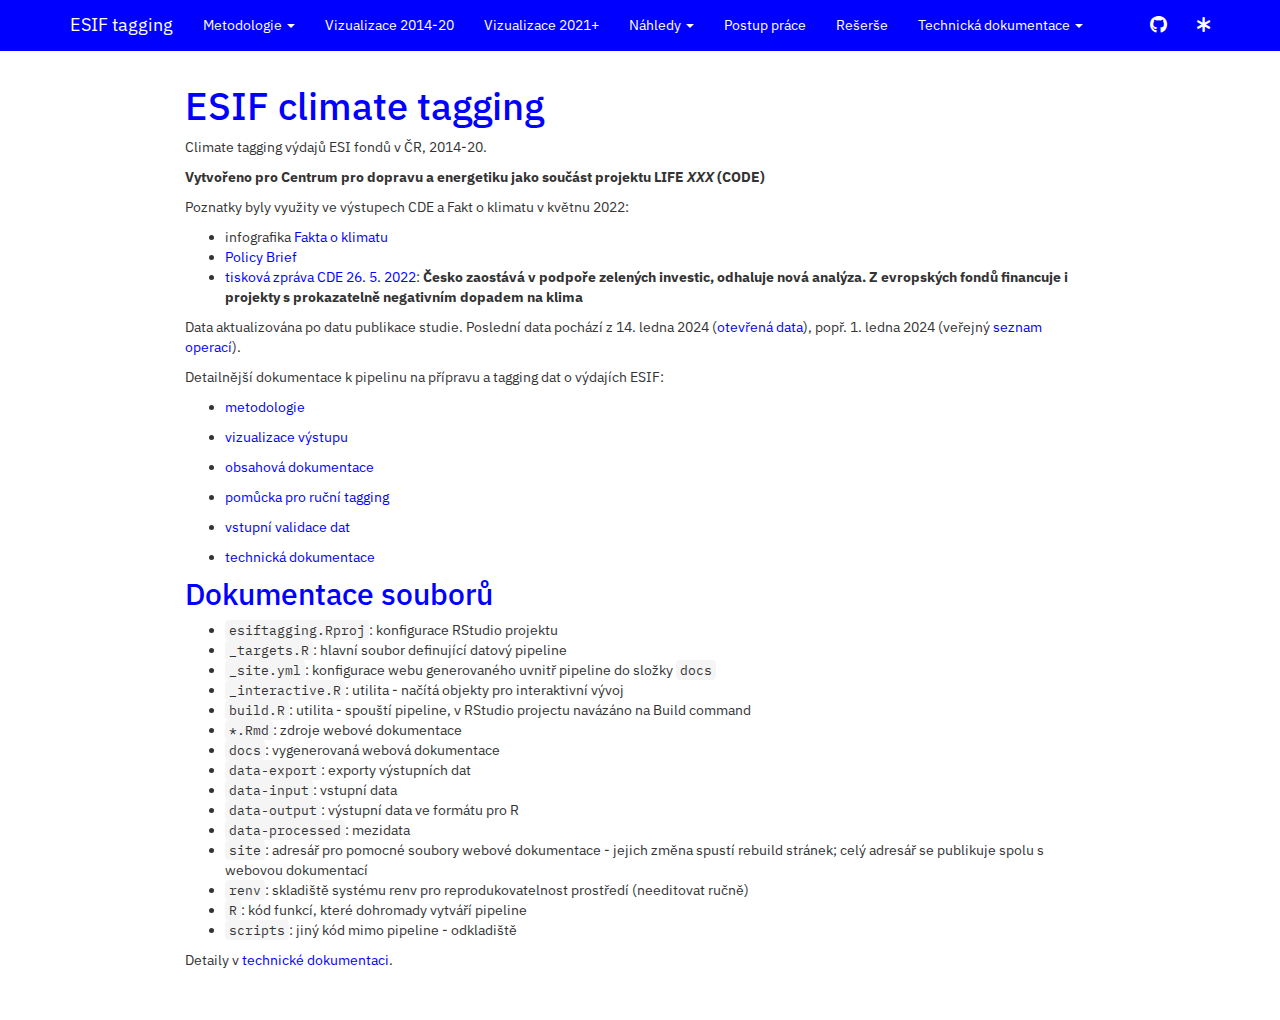
<file: docs/index.html>
<!DOCTYPE html>

<html>

<head>

<meta charset="utf-8" />
<meta name="generator" content="pandoc" />
<meta http-equiv="X-UA-Compatible" content="IE=EDGE" />




<title>ESIF climate tagging</title>

<script src="site_libs/header-attrs-2.21/header-attrs.js"></script>
<script src="site_libs/jquery-3.6.0/jquery-3.6.0.min.js"></script>
<meta name="viewport" content="width=device-width, initial-scale=1" />
<link href="site_libs/bootstrap-3.3.5/css/bootstrap.min.css" rel="stylesheet" />
<script src="site_libs/bootstrap-3.3.5/js/bootstrap.min.js"></script>
<script src="site_libs/bootstrap-3.3.5/shim/html5shiv.min.js"></script>
<script src="site_libs/bootstrap-3.3.5/shim/respond.min.js"></script>
<style>h1 {font-size: 34px;}
       h1.title {font-size: 38px;}
       h2 {font-size: 30px;}
       h3 {font-size: 24px;}
       h4 {font-size: 18px;}
       h5 {font-size: 16px;}
       h6 {font-size: 12px;}
       code {color: inherit; background-color: rgba(0, 0, 0, 0.04);}
       pre:not([class]) { background-color: white }</style>
<script src="site_libs/navigation-1.1/tabsets.js"></script>
<link href="site_libs/highlightjs-9.12.0/default.css" rel="stylesheet" />
<script src="site_libs/highlightjs-9.12.0/highlight.js"></script>
<link href="site_libs/pagedtable-1.1/css/pagedtable.css" rel="stylesheet" />
<script src="site_libs/pagedtable-1.1/js/pagedtable.js"></script>
<link href="site_libs/font-awesome-6.2.1/css/all.min.css" rel="stylesheet" />
<link href="site_libs/font-awesome-6.2.1/css/v4-shims.min.css" rel="stylesheet" />

<style type="text/css">
  code{white-space: pre-wrap;}
  span.smallcaps{font-variant: small-caps;}
  span.underline{text-decoration: underline;}
  div.column{display: inline-block; vertical-align: top; width: 50%;}
  div.hanging-indent{margin-left: 1.5em; text-indent: -1.5em;}
  ul.task-list{list-style: none;}
      .display.math{display: block; text-align: center; margin: 0.5rem auto;}
  </style>

<style type="text/css">code{white-space: pre;}</style>
<script type="text/javascript">
if (window.hljs) {
  hljs.configure({languages: []});
  hljs.initHighlightingOnLoad();
  if (document.readyState && document.readyState === "complete") {
    window.setTimeout(function() { hljs.initHighlighting(); }, 0);
  }
}
</script>






<link rel="stylesheet" href="site/site.css" type="text/css" />



<style type = "text/css">
.main-container {
  max-width: 940px;
  margin-left: auto;
  margin-right: auto;
}
img {
  max-width:100%;
}
.tabbed-pane {
  padding-top: 12px;
}
.html-widget {
  margin-bottom: 20px;
}
button.code-folding-btn:focus {
  outline: none;
}
summary {
  display: list-item;
}
details > summary > p:only-child {
  display: inline;
}
pre code {
  padding: 0;
}
</style>


<style type="text/css">
.dropdown-submenu {
  position: relative;
}
.dropdown-submenu>.dropdown-menu {
  top: 0;
  left: 100%;
  margin-top: -6px;
  margin-left: -1px;
  border-radius: 0 6px 6px 6px;
}
.dropdown-submenu:hover>.dropdown-menu {
  display: block;
}
.dropdown-submenu>a:after {
  display: block;
  content: " ";
  float: right;
  width: 0;
  height: 0;
  border-color: transparent;
  border-style: solid;
  border-width: 5px 0 5px 5px;
  border-left-color: #cccccc;
  margin-top: 5px;
  margin-right: -10px;
}
.dropdown-submenu:hover>a:after {
  border-left-color: #adb5bd;
}
.dropdown-submenu.pull-left {
  float: none;
}
.dropdown-submenu.pull-left>.dropdown-menu {
  left: -100%;
  margin-left: 10px;
  border-radius: 6px 0 6px 6px;
}
</style>

<script type="text/javascript">
// manage active state of menu based on current page
$(document).ready(function () {
  // active menu anchor
  href = window.location.pathname
  href = href.substr(href.lastIndexOf('/') + 1)
  if (href === "")
    href = "index.html";
  var menuAnchor = $('a[href="' + href + '"]');

  // mark the anchor link active (and if it's in a dropdown, also mark that active)
  var dropdown = menuAnchor.closest('li.dropdown');
  if (window.bootstrap) { // Bootstrap 4+
    menuAnchor.addClass('active');
    dropdown.find('> .dropdown-toggle').addClass('active');
  } else { // Bootstrap 3
    menuAnchor.parent().addClass('active');
    dropdown.addClass('active');
  }

  // Navbar adjustments
  var navHeight = $(".navbar").first().height() + 15;
  var style = document.createElement('style');
  var pt = "padding-top: " + navHeight + "px; ";
  var mt = "margin-top: -" + navHeight + "px; ";
  var css = "";
  // offset scroll position for anchor links (for fixed navbar)
  for (var i = 1; i <= 6; i++) {
    css += ".section h" + i + "{ " + pt + mt + "}\n";
  }
  style.innerHTML = "body {" + pt + "padding-bottom: 40px; }\n" + css;
  document.head.appendChild(style);
});
</script>

<!-- tabsets -->

<style type="text/css">
.tabset-dropdown > .nav-tabs {
  display: inline-table;
  max-height: 500px;
  min-height: 44px;
  overflow-y: auto;
  border: 1px solid #ddd;
  border-radius: 4px;
}

.tabset-dropdown > .nav-tabs > li.active:before, .tabset-dropdown > .nav-tabs.nav-tabs-open:before {
  content: "\e259";
  font-family: 'Glyphicons Halflings';
  display: inline-block;
  padding: 10px;
  border-right: 1px solid #ddd;
}

.tabset-dropdown > .nav-tabs.nav-tabs-open > li.active:before {
  content: "\e258";
  font-family: 'Glyphicons Halflings';
  border: none;
}

.tabset-dropdown > .nav-tabs > li.active {
  display: block;
}

.tabset-dropdown > .nav-tabs > li > a,
.tabset-dropdown > .nav-tabs > li > a:focus,
.tabset-dropdown > .nav-tabs > li > a:hover {
  border: none;
  display: inline-block;
  border-radius: 4px;
  background-color: transparent;
}

.tabset-dropdown > .nav-tabs.nav-tabs-open > li {
  display: block;
  float: none;
}

.tabset-dropdown > .nav-tabs > li {
  display: none;
}
</style>

<!-- code folding -->




</head>

<body>


<div class="container-fluid main-container">




<div class="navbar navbar-default  navbar-fixed-top" role="navigation">
  <div class="container">
    <div class="navbar-header">
      <button type="button" class="navbar-toggle collapsed" data-toggle="collapse" data-bs-toggle="collapse" data-target="#navbar" data-bs-target="#navbar">
        <span class="icon-bar"></span>
        <span class="icon-bar"></span>
        <span class="icon-bar"></span>
      </button>
      <a class="navbar-brand" href="index.html">ESIF tagging</a>
    </div>
    <div id="navbar" class="navbar-collapse collapse">
      <ul class="nav navbar-nav">
        <li class="dropdown">
  <a href="#" class="dropdown-toggle" data-toggle="dropdown" role="button" data-bs-toggle="dropdown" aria-expanded="false">
    Metodologie
     
    <span class="caret"></span>
  </a>
  <ul class="dropdown-menu" role="menu">
    <li>
      <a href="s_metodologie.html">Základní</a>
    </li>
    <li>
      <a href="s_doc.html">Technický popis</a>
    </li>
  </ul>
</li>
<li>
  <a href="s_output.html">Vizualizace 2014-20</a>
</li>
<li>
  <a href="ec2021plus.html">Vizualizace 2021+</a>
</li>
<li class="dropdown">
  <a href="#" class="dropdown-toggle" data-toggle="dropdown" role="button" data-bs-toggle="dropdown" aria-expanded="false">
    Náhledy
     
    <span class="caret"></span>
  </a>
  <ul class="dropdown-menu" role="menu">
    <li>
      <a href="sample.html">Příklady reklasifikovaných projektů</a>
    </li>
    <li>
      <a href="s_listing.html">Pomůcka pro ruční tagging</a>
    </li>
  </ul>
</li>
<li>
  <a href="log.html">Postup práce</a>
</li>
<li>
  <a href="research.html">Rešerše</a>
</li>
<li class="dropdown">
  <a href="#" class="dropdown-toggle" data-toggle="dropdown" role="button" data-bs-toggle="dropdown" aria-expanded="false">
    Technická dokumentace
     
    <span class="caret"></span>
  </a>
  <ul class="dropdown-menu" role="menu">
    <li>
      <a href="s_inputchecks.html">Validace vstupů</a>
    </li>
    <li>
      <a href="dev.html">Vývojářská dokumentace</a>
    </li>
  </ul>
</li>
      </ul>
      <ul class="nav navbar-nav navbar-right">
        <li>
  <a href="https://github.com/cdeorgcz/esiftagging">
    <span class="fab fa-github fa-lg"></span>
     
  </a>
</li>
<li>
  <a href="https://petrbouchal.xyz">
    <span class="fas fa-asterisk fa-lg"></span>
     
  </a>
</li>
      </ul>
    </div><!--/.nav-collapse -->
  </div><!--/.container -->
</div><!--/.navbar -->

<div id="header">



<h1 class="title toc-ignore">ESIF climate tagging</h1>

</div>


<!-- README.md is generated from README.Rmd. Please edit that file -->
<!-- badges: start -->
<!-- badges: end -->
<p>Climate tagging výdajů ESI fondů v ČR, 2014-20.</p>
<p><strong>Vytvořeno pro Centrum pro dopravu a energetiku jako součást
projektu LIFE <em>XXX</em> (CODE)</strong></p>
<p>Poznatky byly využity ve výstupech CDE a Fakt o klimatu v květnu
2022:</p>
<ul>
<li>infografika <a
href="https://faktaoklimatu.cz/infografiky/fondy-eu-cde">Fakta o
klimatu</a></li>
<li><a
href="https://www.cde-org.cz/media/object/1972/revize_climate_taggingu_evropskych_fondu_v_ceske_republice.pdf">Policy
Brief</a></li>
<li><a
href="https://www.cde-org.cz/cs/blog/cesko-zaostava-v-podpore-zelenych-investic-odhaluje-nova-analyza-z-evropskych-fondu-financuje-i-projekty-s-prokazatelne-negativnim-dopadem-na-klima/1973">tisková
zpráva CDE 26. 5. 2022</a>: <strong>Česko zaostává v podpoře zelených
investic, odhaluje nová analýza. Z evropských fondů financuje i projekty
s prokazatelně negativním dopadem na klima</strong></li>
</ul>
<p>Data aktualizována po datu publikace studie. Poslední data pochází z
14. ledna 2024 (<a
href="https://data.gov.cz/datov%C3%A1-sada?iri=https://data.gov.cz/zdroj/datov%C3%A9-sady/66002222/af32ce8f398945f72b65a7215e2ec78e">otevřená
data</a>), popř. 1. ledna 2024 (veřejný <a
href="https://dotaceeu.cz/cs/statistiky-a-analyzy/seznam-operaci-(prijemcu)">seznam
operací</a>).</p>
<p>Detailnější dokumentace k pipelinu na přípravu a tagging dat o
výdajích ESIF:</p>
<ul>
<li><p><a href="s_metodologie.html">metodologie</a></p></li>
<li><p><a href="s_output.html">vizualizace výstupu</a></p></li>
<li><p><a href="s_doc.html">obsahová dokumentace</a></p></li>
<li><p><a href="s_listing.html">pomůcka pro ruční tagging</a></p></li>
<li><p><a href="s_inputchecks.html">vstupní validace dat</a></p></li>
<li><p><a href="dev.html">technická dokumentace</a></p></li>
</ul>
<div id="dokumentace-souborů" class="section level2">
<h2>Dokumentace souborů</h2>
<ul>
<li><code>esiftagging.Rproj</code>: konfigurace RStudio projektu</li>
<li><code>_targets.R</code>: hlavní soubor definující datový
pipeline</li>
<li><code>_site.yml</code>: konfigurace webu generovaného uvnitř
pipeline do složky <code>docs</code></li>
<li><code>_interactive.R</code>: utilita - načítá objekty pro
interaktivní vývoj</li>
<li><code>build.R</code>: utilita - spouští pipeline, v RStudio projectu
navázáno na Build command</li>
<li><code>*.Rmd</code>: zdroje webové dokumentace</li>
<li><code>docs</code>: vygenerovaná webová dokumentace</li>
<li><code>data-export</code>: exporty výstupních dat</li>
<li><code>data-input</code>: vstupní data</li>
<li><code>data-output</code>: výstupní data ve formátu pro R</li>
<li><code>data-processed</code>: mezidata</li>
<li><code>site</code>: adresář pro pomocné soubory webové dokumentace -
jejich změna spustí rebuild stránek; celý adresář se publikuje spolu s
webovou dokumentací</li>
<li><code>renv</code>: skladiště systému renv pro reprodukovatelnost
prostředí (needitovat ručně)</li>
<li><code>R</code>: kód funkcí, které dohromady vytváří pipeline</li>
<li><code>scripts</code>: jiný kód mimo pipeline - odkladiště</li>
</ul>
<p>Detaily v <a href="dev.html">technické dokumentaci</a>.</p>
</div>




</div>

<script>

// add bootstrap table styles to pandoc tables
function bootstrapStylePandocTables() {
  $('tr.odd').parent('tbody').parent('table').addClass('table table-condensed');
}
$(document).ready(function () {
  bootstrapStylePandocTables();
});


</script>

<!-- tabsets -->

<script>
$(document).ready(function () {
  window.buildTabsets("TOC");
});

$(document).ready(function () {
  $('.tabset-dropdown > .nav-tabs > li').click(function () {
    $(this).parent().toggleClass('nav-tabs-open');
  });
});
</script>

<!-- code folding -->



</body>
</html>
</file>
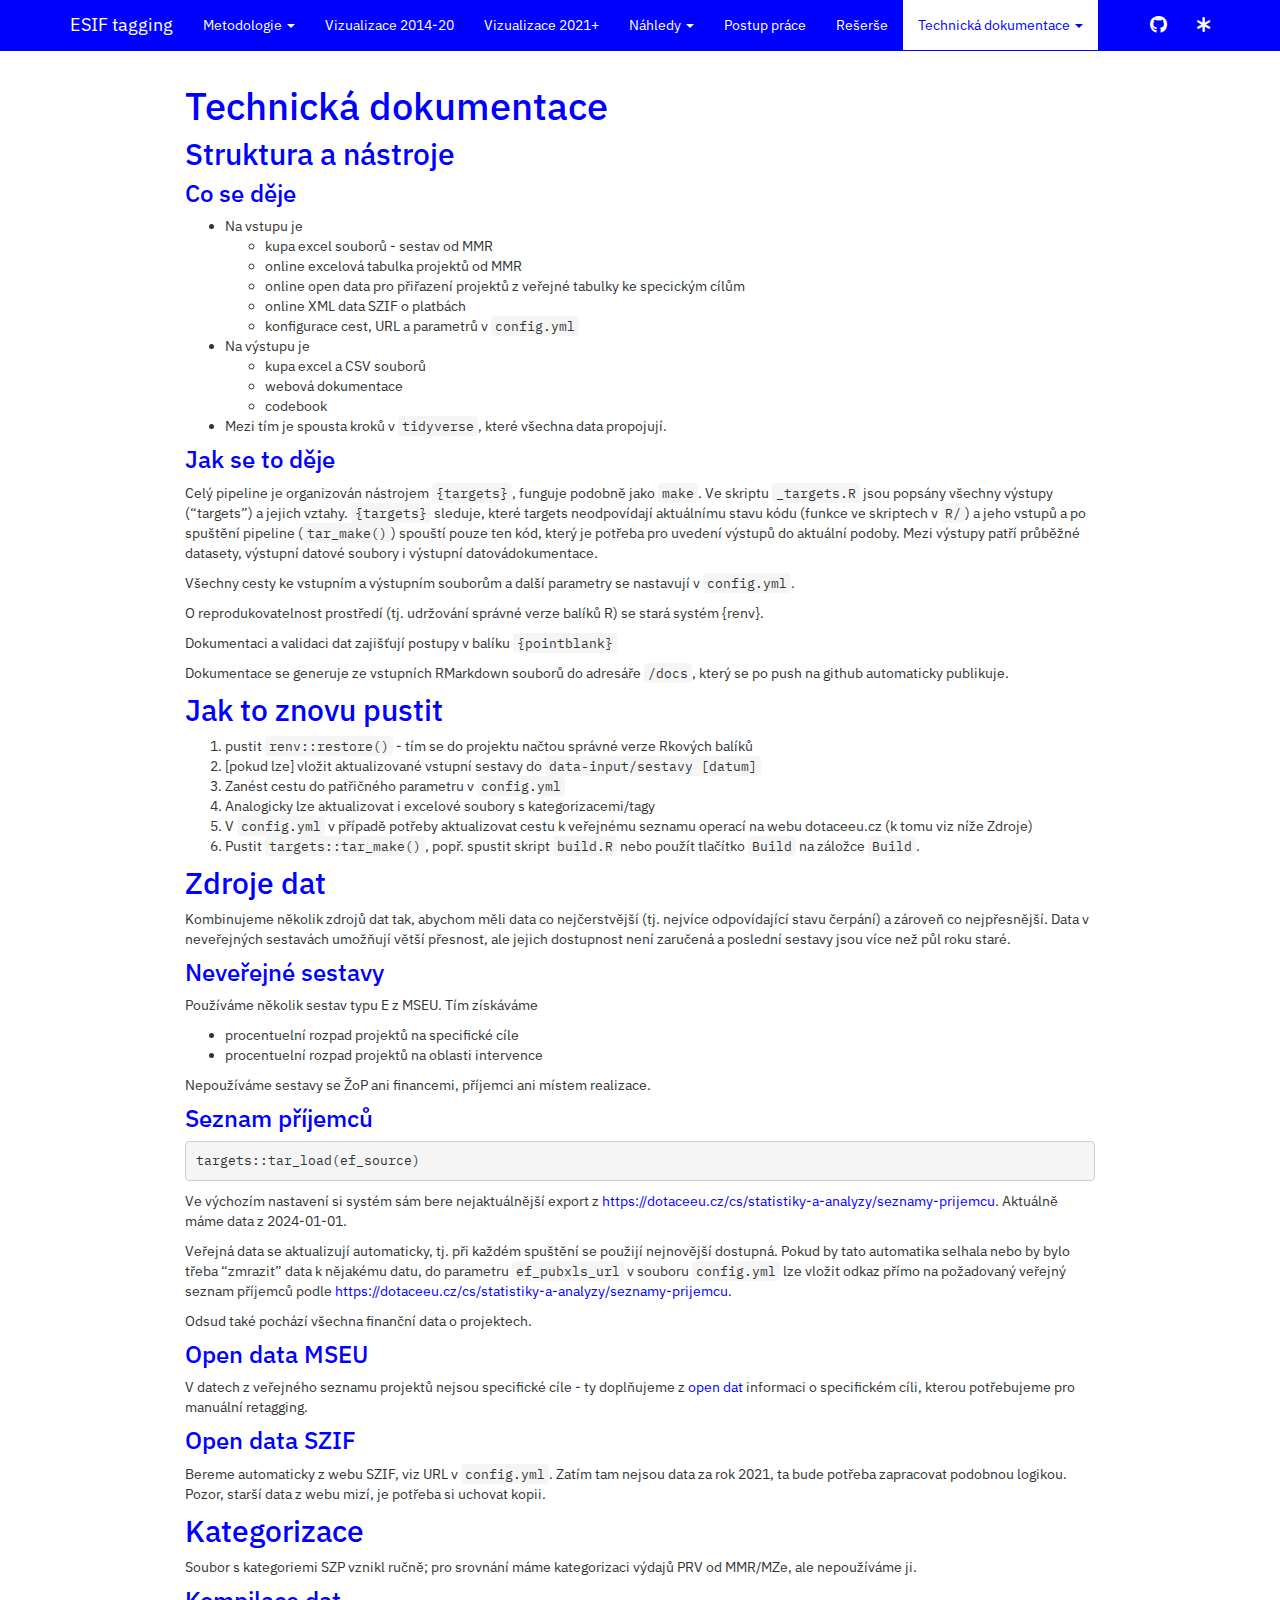
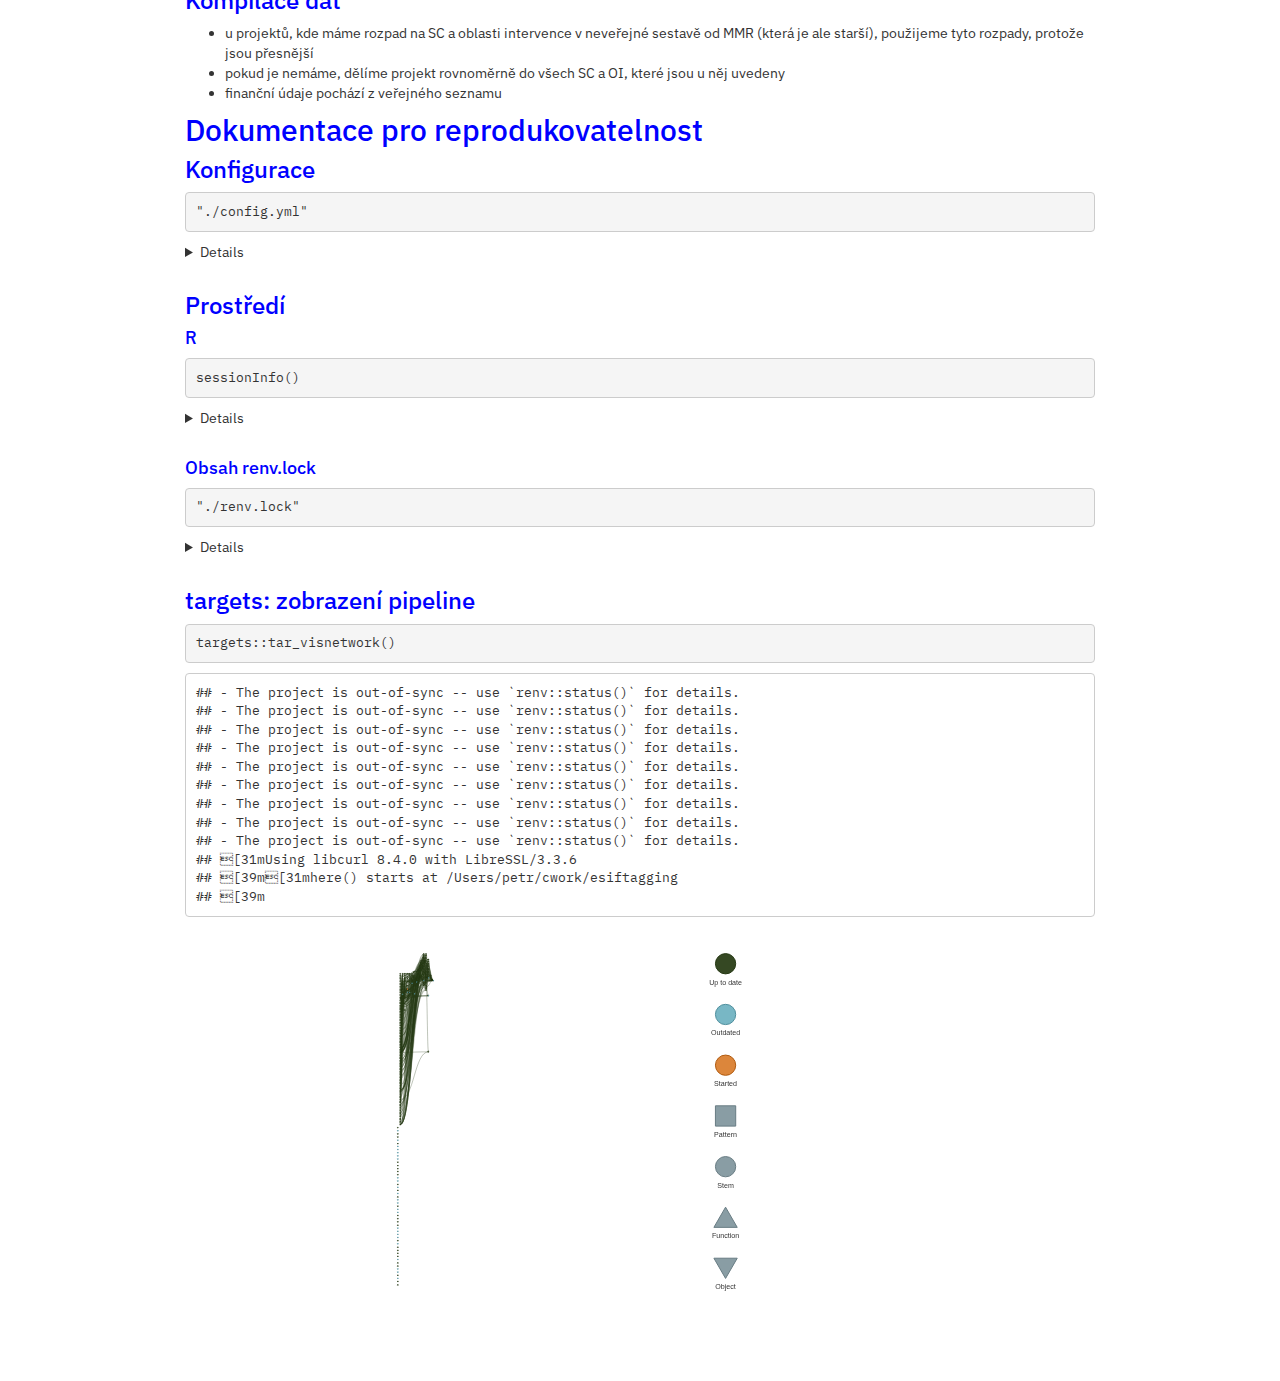
<file: docs/dev.html>
<!DOCTYPE html>

<html>

<head>

<meta charset="utf-8" />
<meta name="generator" content="pandoc" />
<meta http-equiv="X-UA-Compatible" content="IE=EDGE" />




<title>Technická dokumentace</title>

<script src="site_libs/header-attrs-2.21/header-attrs.js"></script>
<script src="site_libs/jquery-3.6.0/jquery-3.6.0.min.js"></script>
<meta name="viewport" content="width=device-width, initial-scale=1" />
<link href="site_libs/bootstrap-3.3.5/css/bootstrap.min.css" rel="stylesheet" />
<script src="site_libs/bootstrap-3.3.5/js/bootstrap.min.js"></script>
<script src="site_libs/bootstrap-3.3.5/shim/html5shiv.min.js"></script>
<script src="site_libs/bootstrap-3.3.5/shim/respond.min.js"></script>
<style>h1 {font-size: 34px;}
       h1.title {font-size: 38px;}
       h2 {font-size: 30px;}
       h3 {font-size: 24px;}
       h4 {font-size: 18px;}
       h5 {font-size: 16px;}
       h6 {font-size: 12px;}
       code {color: inherit; background-color: rgba(0, 0, 0, 0.04);}
       pre:not([class]) { background-color: white }</style>
<script src="site_libs/navigation-1.1/tabsets.js"></script>
<link href="site_libs/highlightjs-9.12.0/default.css" rel="stylesheet" />
<script src="site_libs/highlightjs-9.12.0/highlight.js"></script>
<link href="site_libs/pagedtable-1.1/css/pagedtable.css" rel="stylesheet" />
<script src="site_libs/pagedtable-1.1/js/pagedtable.js"></script>
<script src="site_libs/htmlwidgets-1.5.4/htmlwidgets.js"></script>
<link href="site_libs/vis-9.1.0/vis-network.min.css" rel="stylesheet" />
<script src="site_libs/vis-9.1.0/vis-network.min.js"></script>
<script src="site_libs/visNetwork-binding-2.1.0/visNetwork.js"></script>
<link href="site_libs/font-awesome-6.2.1/css/all.min.css" rel="stylesheet" />
<link href="site_libs/font-awesome-6.2.1/css/v4-shims.min.css" rel="stylesheet" />

<style type="text/css">
  code{white-space: pre-wrap;}
  span.smallcaps{font-variant: small-caps;}
  span.underline{text-decoration: underline;}
  div.column{display: inline-block; vertical-align: top; width: 50%;}
  div.hanging-indent{margin-left: 1.5em; text-indent: -1.5em;}
  ul.task-list{list-style: none;}
      .display.math{display: block; text-align: center; margin: 0.5rem auto;}
  </style>

<style type="text/css">code{white-space: pre;}</style>
<script type="text/javascript">
if (window.hljs) {
  hljs.configure({languages: []});
  hljs.initHighlightingOnLoad();
  if (document.readyState && document.readyState === "complete") {
    window.setTimeout(function() { hljs.initHighlighting(); }, 0);
  }
}
</script>






<link rel="stylesheet" href="site/site.css" type="text/css" />



<style type = "text/css">
.main-container {
  max-width: 940px;
  margin-left: auto;
  margin-right: auto;
}
img {
  max-width:100%;
}
.tabbed-pane {
  padding-top: 12px;
}
.html-widget {
  margin-bottom: 20px;
}
button.code-folding-btn:focus {
  outline: none;
}
summary {
  display: list-item;
}
details > summary > p:only-child {
  display: inline;
}
pre code {
  padding: 0;
}
</style>


<style type="text/css">
.dropdown-submenu {
  position: relative;
}
.dropdown-submenu>.dropdown-menu {
  top: 0;
  left: 100%;
  margin-top: -6px;
  margin-left: -1px;
  border-radius: 0 6px 6px 6px;
}
.dropdown-submenu:hover>.dropdown-menu {
  display: block;
}
.dropdown-submenu>a:after {
  display: block;
  content: " ";
  float: right;
  width: 0;
  height: 0;
  border-color: transparent;
  border-style: solid;
  border-width: 5px 0 5px 5px;
  border-left-color: #cccccc;
  margin-top: 5px;
  margin-right: -10px;
}
.dropdown-submenu:hover>a:after {
  border-left-color: #adb5bd;
}
.dropdown-submenu.pull-left {
  float: none;
}
.dropdown-submenu.pull-left>.dropdown-menu {
  left: -100%;
  margin-left: 10px;
  border-radius: 6px 0 6px 6px;
}
</style>

<script type="text/javascript">
// manage active state of menu based on current page
$(document).ready(function () {
  // active menu anchor
  href = window.location.pathname
  href = href.substr(href.lastIndexOf('/') + 1)
  if (href === "")
    href = "index.html";
  var menuAnchor = $('a[href="' + href + '"]');

  // mark the anchor link active (and if it's in a dropdown, also mark that active)
  var dropdown = menuAnchor.closest('li.dropdown');
  if (window.bootstrap) { // Bootstrap 4+
    menuAnchor.addClass('active');
    dropdown.find('> .dropdown-toggle').addClass('active');
  } else { // Bootstrap 3
    menuAnchor.parent().addClass('active');
    dropdown.addClass('active');
  }

  // Navbar adjustments
  var navHeight = $(".navbar").first().height() + 15;
  var style = document.createElement('style');
  var pt = "padding-top: " + navHeight + "px; ";
  var mt = "margin-top: -" + navHeight + "px; ";
  var css = "";
  // offset scroll position for anchor links (for fixed navbar)
  for (var i = 1; i <= 6; i++) {
    css += ".section h" + i + "{ " + pt + mt + "}\n";
  }
  style.innerHTML = "body {" + pt + "padding-bottom: 40px; }\n" + css;
  document.head.appendChild(style);
});
</script>

<!-- tabsets -->

<style type="text/css">
.tabset-dropdown > .nav-tabs {
  display: inline-table;
  max-height: 500px;
  min-height: 44px;
  overflow-y: auto;
  border: 1px solid #ddd;
  border-radius: 4px;
}

.tabset-dropdown > .nav-tabs > li.active:before, .tabset-dropdown > .nav-tabs.nav-tabs-open:before {
  content: "\e259";
  font-family: 'Glyphicons Halflings';
  display: inline-block;
  padding: 10px;
  border-right: 1px solid #ddd;
}

.tabset-dropdown > .nav-tabs.nav-tabs-open > li.active:before {
  content: "\e258";
  font-family: 'Glyphicons Halflings';
  border: none;
}

.tabset-dropdown > .nav-tabs > li.active {
  display: block;
}

.tabset-dropdown > .nav-tabs > li > a,
.tabset-dropdown > .nav-tabs > li > a:focus,
.tabset-dropdown > .nav-tabs > li > a:hover {
  border: none;
  display: inline-block;
  border-radius: 4px;
  background-color: transparent;
}

.tabset-dropdown > .nav-tabs.nav-tabs-open > li {
  display: block;
  float: none;
}

.tabset-dropdown > .nav-tabs > li {
  display: none;
}
</style>

<!-- code folding -->




</head>

<body>


<div class="container-fluid main-container">




<div class="navbar navbar-default  navbar-fixed-top" role="navigation">
  <div class="container">
    <div class="navbar-header">
      <button type="button" class="navbar-toggle collapsed" data-toggle="collapse" data-bs-toggle="collapse" data-target="#navbar" data-bs-target="#navbar">
        <span class="icon-bar"></span>
        <span class="icon-bar"></span>
        <span class="icon-bar"></span>
      </button>
      <a class="navbar-brand" href="index.html">ESIF tagging</a>
    </div>
    <div id="navbar" class="navbar-collapse collapse">
      <ul class="nav navbar-nav">
        <li class="dropdown">
  <a href="#" class="dropdown-toggle" data-toggle="dropdown" role="button" data-bs-toggle="dropdown" aria-expanded="false">
    Metodologie
     
    <span class="caret"></span>
  </a>
  <ul class="dropdown-menu" role="menu">
    <li>
      <a href="s_metodologie.html">Základní</a>
    </li>
    <li>
      <a href="s_doc.html">Technický popis</a>
    </li>
  </ul>
</li>
<li>
  <a href="s_output.html">Vizualizace 2014-20</a>
</li>
<li>
  <a href="ec2021plus.html">Vizualizace 2021+</a>
</li>
<li class="dropdown">
  <a href="#" class="dropdown-toggle" data-toggle="dropdown" role="button" data-bs-toggle="dropdown" aria-expanded="false">
    Náhledy
     
    <span class="caret"></span>
  </a>
  <ul class="dropdown-menu" role="menu">
    <li>
      <a href="sample.html">Příklady reklasifikovaných projektů</a>
    </li>
    <li>
      <a href="s_listing.html">Pomůcka pro ruční tagging</a>
    </li>
  </ul>
</li>
<li>
  <a href="log.html">Postup práce</a>
</li>
<li>
  <a href="research.html">Rešerše</a>
</li>
<li class="dropdown">
  <a href="#" class="dropdown-toggle" data-toggle="dropdown" role="button" data-bs-toggle="dropdown" aria-expanded="false">
    Technická dokumentace
     
    <span class="caret"></span>
  </a>
  <ul class="dropdown-menu" role="menu">
    <li>
      <a href="s_inputchecks.html">Validace vstupů</a>
    </li>
    <li>
      <a href="dev.html">Vývojářská dokumentace</a>
    </li>
  </ul>
</li>
      </ul>
      <ul class="nav navbar-nav navbar-right">
        <li>
  <a href="https://github.com/cdeorgcz/esiftagging">
    <span class="fab fa-github fa-lg"></span>
     
  </a>
</li>
<li>
  <a href="https://petrbouchal.xyz">
    <span class="fas fa-asterisk fa-lg"></span>
     
  </a>
</li>
      </ul>
    </div><!--/.nav-collapse -->
  </div><!--/.container -->
</div><!--/.navbar -->

<div id="header">



<h1 class="title toc-ignore">Technická dokumentace</h1>

</div>


<div id="struktura-a-nástroje" class="section level2">
<h2>Struktura a nástroje</h2>
<div id="co-se-děje" class="section level3">
<h3>Co se děje</h3>
<ul>
<li>Na vstupu je
<ul>
<li>kupa excel souborů - sestav od MMR</li>
<li>online excelová tabulka projektů od MMR</li>
<li>online open data pro přiřazení projektů z veřejné tabulky ke
specickým cílům</li>
<li>online XML data SZIF o platbách</li>
<li>konfigurace cest, URL a parametrů v <code>config.yml</code></li>
</ul></li>
<li>Na výstupu je
<ul>
<li>kupa excel a CSV souborů</li>
<li>webová dokumentace</li>
<li>codebook</li>
</ul></li>
<li>Mezi tím je spousta kroků v <code>tidyverse</code>, které všechna
data propojují.</li>
</ul>
</div>
<div id="jak-se-to-děje" class="section level3">
<h3>Jak se to děje</h3>
<p>Celý pipeline je organizován nástrojem <code>{targets}</code>,
funguje podobně jako <code>make</code>. Ve skriptu
<code>_targets.R</code> jsou popsány všechny výstupy (“targets”) a
jejich vztahy. <code>{targets}</code> sleduje, které targets
neodpovídají aktuálnímu stavu kódu (funkce ve skriptech v
<code>R/</code>) a jeho vstupů a po spuštění pipeline
(<code>tar_make()</code>) spouští pouze ten kód, který je potřeba pro
uvedení výstupů do aktuální podoby. Mezi výstupy patří průběžné
datasety, výstupní datové soubory i výstupní datovádokumentace.</p>
<p>Všechny cesty ke vstupním a výstupním souborům a další parametry se
nastavují v <code>config.yml</code>.</p>
<p>O reprodukovatelnost prostředí (tj. udržování správné verze balíků R)
se stará systém {renv}.</p>
<p>Dokumentaci a validaci dat zajišťují postupy v balíku
<code>{pointblank}</code></p>
<p>Dokumentace se generuje ze vstupních RMarkdown souborů do adresáře
<code>/docs</code>, který se po push na github automaticky
publikuje.</p>
</div>
</div>
<div id="jak-to-znovu-pustit" class="section level2">
<h2>Jak to znovu pustit</h2>
<ol style="list-style-type: decimal">
<li>pustit <code>renv::restore()</code> - tím se do projektu načtou
správné verze Rkových balíků</li>
<li>[pokud lze] vložit aktualizované vstupní sestavy do
<code>data-input/sestavy [datum]</code></li>
<li>Zanést cestu do patřičného parametru v <code>config.yml</code></li>
<li>Analogicky lze aktualizovat i excelové soubory s
kategorizacemi/tagy</li>
<li>V <code>config.yml</code> v případě potřeby aktualizovat cestu k
veřejnému seznamu operací na webu dotaceeu.cz (k tomu viz níže
Zdroje)</li>
<li>Pustit <code>targets::tar_make()</code>, popř. spustit skript
<code>build.R</code> nebo použít tlačítko <code>Build</code> na záložce
<code>Build</code>.</li>
</ol>
</div>
<div id="zdroje-dat" class="section level2">
<h2>Zdroje dat</h2>
<p>Kombinujeme několik zdrojů dat tak, abychom měli data co
nejčerstvější (tj. nejvíce odpovídající stavu čerpání) a zároveň co
nejpřesnější. Data v neveřejných sestavách umožňují větší přesnost, ale
jejich dostupnost není zaručená a poslední sestavy jsou více než půl
roku staré.</p>
<div id="neveřejné-sestavy" class="section level3">
<h3>Neveřejné sestavy</h3>
<p>Používáme několik sestav typu E z MSEU. Tím získáváme</p>
<ul>
<li>procentuelní rozpad projektů na specifické cíle</li>
<li>procentuelní rozpad projektů na oblasti intervence</li>
</ul>
<p>Nepoužíváme sestavy se ŽoP ani financemi, příjemci ani místem
realizace.</p>
</div>
<div id="seznam-příjemců" class="section level3">
<h3>Seznam příjemců</h3>
<pre class="r"><code>targets::tar_load(ef_source)</code></pre>
<p>Ve výchozím nastavení si systém sám bere nejaktuálnější export z <a
href="https://dotaceeu.cz/cs/statistiky-a-analyzy/seznamy-prijemcu"
class="uri">https://dotaceeu.cz/cs/statistiky-a-analyzy/seznamy-prijemcu</a>.
Aktuálně máme data z 2024-01-01.</p>
<p>Veřejná data se aktualizují automaticky, tj. při každém spuštění se
použijí nejnovější dostupná. Pokud by tato automatika selhala nebo by
bylo třeba “zmrazit” data k nějakému datu, do parametru
<code>ef_pubxls_url</code> v souboru <code>config.yml</code> lze vložit
odkaz přímo na požadovaný veřejný seznam příjemců podle <a
href="https://dotaceeu.cz/cs/statistiky-a-analyzy/seznamy-prijemcu"
class="uri">https://dotaceeu.cz/cs/statistiky-a-analyzy/seznamy-prijemcu</a>.</p>
<p>Odsud také pochází všechna finanční data o projektech.</p>
</div>
<div id="open-data-mseu" class="section level3">
<h3>Open data MSEU</h3>
<p>V datech z veřejného seznamu projektů nejsou specifické cíle - ty
doplňujeme z <a
href="https://data.gov.cz/datov%C3%A1-sada?iri=https%3A%2F%2Fdata.gov.cz%2Fzdroj%2Fdatov%C3%A9-sady%2F66002222%2F4b59efc04aae0acd97761bf5b7330b87">open
dat</a> informaci o specifickém cíli, kterou potřebujeme pro manuální
retagging.</p>
</div>
<div id="open-data-szif" class="section level3">
<h3>Open data SZIF</h3>
<p>Bereme automaticky z webu SZIF, viz URL v <code>config.yml</code>.
Zatím tam nejsou data za rok 2021, ta bude potřeba zapracovat podobnou
logikou. Pozor, starší data z webu mizí, je potřeba si uchovat
kopii.</p>
</div>
</div>
<div id="kategorizace" class="section level2">
<h2>Kategorizace</h2>
<p>Soubor s kategoriemi SZP vznikl ručně; pro srovnání máme kategorizaci
výdajů PRV od MMR/MZe, ale nepoužíváme ji.</p>
<div id="kompilace-dat" class="section level3">
<h3>Kompilace dat</h3>
<ul>
<li>u projektů, kde máme rozpad na SC a oblasti intervence v neveřejné
sestavě od MMR (která je ale starší), použijeme tyto rozpady, protože
jsou přesnější</li>
<li>pokud je nemáme, dělíme projekt rovnoměrně do všech SC a OI, které
jsou u něj uvedeny</li>
<li>finanční údaje pochází z veřejného seznamu</li>
</ul>
</div>
</div>
<div id="dokumentace-pro-reprodukovatelnost" class="section level2">
<h2>Dokumentace pro reprodukovatelnost</h2>
<div id="konfigurace" class="section level3">
<h3>Konfigurace</h3>
<pre class="details"><code>&quot;./config.yml&quot;</code></pre>
<details closed>
<pre class="r"><code>
default:

  # URL for getting project data
  # listed at https://dotaceeu.cz/cs/statistiky-a-analyzy/seznamy-prijemcu
  # ef_pubxls_url: &quot;https://dotaceeu.cz/getmedia/009dba87-d944-4f66-9bd4-2eb166e2ef92/2021_07_30_Seznam-operaci-_-List-of-operations.xls.aspx?ext=.xls&quot;
  # ef_pubxls_url: &quot;https://dotaceeu.cz/getmedia/6297d56b-0b57-418d-ad25-dd16bd687479/2021_06-Seznam-operaci-_-List-of-operations.xls.aspx?ext=.xls&quot;
  # ef_pubxls_url: &quot;https://mmr.cz/getmedia/b7e30c74-1b37-4f96-8faf-0c1f9c92bb9d/2022_02_Seznam-operaci_List-of-operations.xlsx.aspx?ext=.xlsx&quot;

  ef_pubxls_url: ~ # leave as ~ for automatic retrieval of latest data

  ef_open_data_url: https://ms14opendata.mssf.cz/SeznamProjektu.xml
  ef_open_metadata_url: https://ms14opendata.mssf.cz/MatDat.xml
  ef_open_data_path: data-input/opendata-mssf/SeznamProjektu.xml
  ef_open_metadata_path: data-input/opendata-mssf/MatDat.xml

  # whether to supplement non-public data with more recent public data
  # you get more recent data but less accuracy about categorisation of projects in the recent projects
  use_public_data: yes

  # whether to use the latest open data from the above URLs
  refresh_open_data: yes
  refresh_open_metadata: yes

  # PRV data-input, from https://www.szif.cz/cs/seznam-prijemcu-dotaci

  agri_opendata_zipxml: [&quot;agri_prijemci_2017.zip&quot;, &quot;agri_prijemci_2018.zip&quot;,
                         &quot;agri_prijemci_2019.zip&quot;, &quot;agri_prijemci_2020.zip&quot;,
                         &quot;agri_prijemci_2021.xml&quot;]
  agri_opendata_urls: [&quot;https://www.szif.cz/cs/CmDocument?rid=%2Fapa_anon%2Fcs%2Fdokumenty_ke_stazeni%2Fpkp%2Fspd%2Fopendata%2F1563197147275.zip&quot;,
                       &quot;https://www.szif.cz/cs/CmDocument?rid=%2Fapa_anon%2Fcs%2Fdokumenty_ke_stazeni%2Fpkp%2Fspd%2Fopendata%2F1563197121858.zip&quot;,
                       &quot;https://www.szif.cz/cs/CmDocument?rid=%2Fapa_anon%2Fcs%2Fdokumenty_ke_stazeni%2Fpkp%2Fspd%2Fopendata%2F1590753721920.zip&quot;,
                       &quot;https://www.szif.cz/cs/CmDocument?rid=%2Fapa_anon%2Fcs%2Fdokumenty_ke_stazeni%2Fpkp%2Fspd%2Fopendata%2F1622192829773.zip&quot;,
                       &quot;https://www.szif.cz/cs/CmDocument?rid=%2Fapa_anon%2Fcs%2Fdokumenty_ke_stazeni%2Fpkp%2Fspd%2Fopendata%2Fspd2021.xml&quot;]
  agri_opendata_dir: &quot;data-input/opendata-szif&quot;
  prv_data_path: &quot;data-input/sestavy-prv_2020-12/PRV 2014-20 k XII. 2020.XLSX&quot;

  # sestavy from MS
  sest_dir: &quot;data-input/sestavy_2021-05-28&quot;
  sest_xlsx_prj: &quot;E001 Identifikace projektu.xlsx&quot;
  sest_xlsx_fin: &quot;E003 Finance celkem.xlsx&quot;
  sest_xlsx_zop: &quot;E004 Žádosti o platbu.xlsx&quot;
  sest_xlsx_obl: &quot;E005 Kategorizace_oblast.xlsx&quot;


  # PRV categorisations
  priority_prv_xls: &quot;data-input/Navrh - KATEGORIZACE - Operace PRV + priority.xlsx&quot;

  # Climate categoristions

  ## From legislation
  reg_table_nonagri_xlsx: &quot;data-input/regulation-tables/reg-table_1_climate-categories_nonagri.xlsx&quot;
  reg_table_agri_xlsx: &quot;data-input/regulation-tables/reg-table_1_climate-categories_agri.xlsx&quot;
  reg_table_agri_sheetname: &quot;cz_priorities&quot;

  ## Manual
  tags_manual_xlsx: &quot;data-input/manual-tagging/export-tagging-all_retagged.xlsx&quot;
  tags_manual_sheetname: &quot;nonagri_detail&quot;

  ## Link between DoP TC (PA TO) and SC
  hier_xlsx: &quot;data-input/hierarchie-cilu/Hierarchie_uprava_CSR_NPR-O27-uprava_20210125.xlsx&quot;

  # CZSO dataset IDs
  czso_pop_table_id: &quot;130149&quot;

  # export location
  export_dir: &quot;data-export/export_202304&quot;

  export_all_ops_xlsx: &quot;sum_tagged_all_ops.xlsx&quot;
  export_all_ops_detail_xlsx: &quot;sum_tagged_all_ops_detail.xlsx&quot;
  export_prv_detail_xlsx: &quot;sum_tagged_prv_detail.xlsx&quot;
  export_nonagri_detail_xlsx: &quot;sum_tagged_nonagri_detail.xlsx&quot;
  export_nonagri_projekty_xlsx: &quot;sum_tagged_nonagri_projekty.xlsx&quot;
  export_agri_detail_xlsx: &quot;sum_tagged_agri_detail.xlsx&quot;

  export_all_ops_csv: &quot;sum_tagged_all_ops.csv&quot;
  export_all_ops_detail_csv: &quot;sum_tagged_all_ops_detail.csv&quot;
  export_prv_detail_csv: &quot;sum_tagged_prv_detail.csv&quot;
  export_nonagri_detail_csv: &quot;sum_tagged_nonagri_detail.csv&quot;
  export_nonagri_projekty_parquet: &quot;sum_tagged_nonagri_projekty.parquet&quot;
  export_agri_detail_csv: &quot;sum_tagged_agri_detail.csv&quot;

  export_xlsx_a: &quot;sum_quarterly.xlsx&quot;
  export_xlsx_q: &quot;sum_annual.xlsx&quot;
  export_csv_a: &quot;sum_quarterly.csv&quot;
  export_csv_q: &quot;sum_annual.csv&quot;

  export_tagging_xlsx: &quot;site/export-tagging-all.xlsx&quot;

  export_cdbk_sum: &quot;codebook_sum.yaml&quot;
  export_cdbk_prj: &quot;codebook_prj.yaml&quot;

  repo_remote: &quot;https://github.com/cdeorgcz/esiftagging&quot;
</code></pre>
</details>
<p><br></p>
</div>
<div id="prostředí" class="section level3">
<h3>Prostředí</h3>
<div id="r" class="section level4">
<h4>R</h4>
<pre class="details"><code>sessionInfo()</code></pre>
<details closed>
<pre class="r"><code>
R version 4.3.1 (2023-06-16)
Platform: aarch64-apple-darwin20 (64-bit)
Running under: macOS Sonoma 14.2.1

Matrix products: default
BLAS:   /Library/Frameworks/R.framework/Versions/4.3-arm64/Resources/lib/libRblas.0.dylib 
LAPACK: /Library/Frameworks/R.framework/Versions/4.3-arm64/Resources/lib/libRlapack.dylib;  LAPACK version 3.11.0

locale:
[1] en_US.UTF-8/en_US.UTF-8/en_US.UTF-8/C/en_US.UTF-8/en_US.UTF-8

time zone: Europe/Prague
tzcode source: internal

attached base packages:
[1] stats     graphics  grDevices datasets  utils     methods   base     

other attached packages:
 [1] xml2_1.3.3               writexl_1.4.0            widyr_0.1.4             
 [4] visNetwork_2.1.0         topicmodels_0.2-15       tidytext_0.3.2          
 [7] tidyr_1.1.4              tibble_3.2.1             svglite_2.1.1           
[10] summarywidget_0.0.0.9000 stringr_1.4.0            shinyWidgets_0.6.2      
[13] shinybusy_0.2.2          shiny_1.7.1              rvest_1.0.2             
[16] rstudioapi_0.13          readxl_1.4.2             readr_2.1.1             
[19] ragg_1.1.3               purrr_0.3.4              ptrr_0.2.0.9000         
[22] pointblank_0.10.0.9000   plotly_4.10.0            pingr_2.0.1             
[25] markdown_1.1             magrittr_2.0.3           lubridate_1.7.10        
[28] jsonlite_1.8.7           janitor_2.1.0            igraph_1.5.1            
[31] httr_1.4.2               htmltools_0.5.2          here_1.0.1              
[34] gt_0.3.1                 ggsankey_0.0.99999       ggraph_2.1.0            
[37] ggplot2_3.4.4            forcats_0.5.1            DT_0.19                 
[40] dplyr_1.1.4              downloadthis_0.3.2       details_0.2.1           
[43] czso_0.3.7               curl_5.1.0               crosstalk_1.1.1         
[46] config_0.3.1             coloratio_0.0.0.9004     clustermq_0.8.95.5      
[49] bs4Dash_2.0.3            arrow_14.0.0.2           future_1.31.0           
[52] tarchetypes_0.7.4        targets_0.14.2          

loaded via a namespace (and not attached):
  [1] modeltools_0.2-23       farver_2.1.0            rmarkdown_2.21         
  [4] fs_1.5.2                vctrs_0.6.4             broom_0.7.7            
  [7] janeaustenr_0.1.5       cellranger_1.1.0        sass_0.4.0             
 [10] parallelly_1.34.0       bslib_0.3.1             tokenizers_0.3.0       
 [13] htmlwidgets_1.5.4       desc_1.4.2              mime_0.12              
 [16] lifecycle_1.0.3         pkgconfig_2.0.3         Matrix_1.6-4           
 [19] R6_2.5.1                fastmap_1.1.0           snakecase_0.11.0       
 [22] digest_0.6.33           colorspace_2.0-2        furrr_0.3.1            
 [25] ps_1.7.5                rprojroot_2.0.2         SnowballC_0.7.0        
 [28] textshaping_0.3.6       base64url_1.4           fansi_1.0.2            
 [31] polyclip_1.10-0         compiler_4.3.1          bit64_4.0.5            
 [34] fontquiver_0.2.1        withr_2.5.2             backports_1.4.1        
 [37] viridis_0.6.2           ggforce_0.4.1           Rttf2pt1_1.3.9         
 [40] MASS_7.3-60             gfonts_0.2.0            tools_4.3.1            
 [43] httpuv_1.6.9            extrafontdb_1.0         clipr_0.8.0            
 [46] glue_1.6.0              callr_3.7.3             promises_1.2.0.1       
 [49] grid_4.3.1              generics_0.1.1          gtable_0.3.0           
 [52] tzdb_0.2.0              data.table_1.14.2       hms_1.1.1              
 [55] tidygraph_1.2.3         utf8_1.2.2              ggrepel_0.9.5          
 [58] pillar_1.9.0            later_1.3.0             tweenr_2.0.2           
 [61] lattice_0.20-45         renv_1.0.3              bit_4.0.4              
 [64] tidyselect_1.2.0        fontLiberation_0.1.0    tm_0.7-8               
 [67] knitr_1.42              fontBitstreamVera_0.1.1 gridExtra_2.3          
 [70] NLP_0.2-1               future.callr_0.8.1      stats4_4.3.1           
 [73] crul_1.3                xfun_0.37               graphlayouts_1.0.2     
 [76] stringi_1.7.6           lazyeval_0.2.2          yaml_2.2.1             
 [79] evaluate_0.23           codetools_0.2-18        httpcode_0.3.0         
 [82] extrafont_0.17          gdtools_0.3.3           cli_3.6.1              
 [85] blastula_0.3.2          xtable_1.8-4            systemfonts_1.0.4      
 [88] jquerylib_0.1.4         munsell_0.5.0           processx_3.8.2         
 [91] Rcpp_1.0.7              globals_0.16.2          png_0.1-7              
 [94] parallel_4.3.1          ellipsis_0.3.2          assertthat_0.2.1       
 [97] listenv_0.8.0           slam_0.1-50             viridisLite_0.4.0      
[100] hrbrthemes_0.8.0        scales_1.3.0            crayon_1.5.2           
[103] rlang_1.1.2            
</code></pre>
</details>
<p><br></p>
</div>
<div id="obsah-renv.lock" class="section level4">
<h4>Obsah renv.lock</h4>
<pre class="details"><code>&quot;./renv.lock&quot;</code></pre>
<details closed>
<pre class="r"><code>
{
  &quot;R&quot;: {
    &quot;Version&quot;: &quot;4.3.1&quot;,
    &quot;Repositories&quot;: [
      {
        &quot;Name&quot;: &quot;P3M&quot;,
        &quot;URL&quot;: &quot;https://packagemanager.posit.co&quot;
      }
    ]
  },
  &quot;Packages&quot;: {
    &quot;BH&quot;: {
      &quot;Package&quot;: &quot;BH&quot;,
      &quot;Version&quot;: &quot;1.75.0-0&quot;,
      &quot;Source&quot;: &quot;Repository&quot;,
      &quot;Repository&quot;: &quot;CRAN&quot;,
      &quot;Hash&quot;: &quot;e4c04affc2cac20c8fec18385cd14691&quot;
    },
    &quot;DBI&quot;: {
      &quot;Package&quot;: &quot;DBI&quot;,
      &quot;Version&quot;: &quot;1.1.2&quot;,
      &quot;Source&quot;: &quot;Repository&quot;,
      &quot;Repository&quot;: &quot;CRAN&quot;,
      &quot;Requirements&quot;: [
        &quot;R&quot;,
        &quot;methods&quot;
      ],
      &quot;Hash&quot;: &quot;dcd1743af4336156873e3ce3c950b8b9&quot;
    },
    &quot;DT&quot;: {
      &quot;Package&quot;: &quot;DT&quot;,
      &quot;Version&quot;: &quot;0.19&quot;,
      &quot;Source&quot;: &quot;Repository&quot;,
      &quot;Repository&quot;: &quot;CRAN&quot;,
      &quot;Requirements&quot;: [
        &quot;crosstalk&quot;,
        &quot;htmltools&quot;,
        &quot;htmlwidgets&quot;,
        &quot;jquerylib&quot;,
        &quot;jsonlite&quot;,
        &quot;magrittr&quot;,
        &quot;promises&quot;
      ],
      &quot;Hash&quot;: &quot;6df7d86466f183ab0edcd8e6050b38e1&quot;
    },
    &quot;MASS&quot;: {
      &quot;Package&quot;: &quot;MASS&quot;,
      &quot;Version&quot;: &quot;7.3-60&quot;,
      &quot;Source&quot;: &quot;Repository&quot;,
      &quot;Repository&quot;: &quot;CRAN&quot;,
      &quot;Requirements&quot;: [
        &quot;R&quot;,
        &quot;grDevices&quot;,
        &quot;graphics&quot;,
        &quot;methods&quot;,
        &quot;stats&quot;,
        &quot;utils&quot;
      ],
      &quot;Hash&quot;: &quot;a56a6365b3fa73293ea8d084be0d9bb0&quot;
    },
    &quot;Matrix&quot;: {
      &quot;Package&quot;: &quot;Matrix&quot;,
      &quot;Version&quot;: &quot;1.6-4&quot;,
      &quot;Source&quot;: &quot;Repository&quot;,
      &quot;Repository&quot;: &quot;CRAN&quot;,
      &quot;Requirements&quot;: [
        &quot;R&quot;,
        &quot;grDevices&quot;,
        &quot;graphics&quot;,
        &quot;grid&quot;,
        &quot;lattice&quot;,
        &quot;methods&quot;,
        &quot;stats&quot;,
        &quot;utils&quot;
      ],
      &quot;Hash&quot;: &quot;d9c655b30a2edc6bb2244c1d1e8d549d&quot;
    },
    &quot;NLP&quot;: {
      &quot;Package&quot;: &quot;NLP&quot;,
      &quot;Version&quot;: &quot;0.2-1&quot;,
      &quot;Source&quot;: &quot;Repository&quot;,
      &quot;Repository&quot;: &quot;CRAN&quot;,
      &quot;Requirements&quot;: [
        &quot;R&quot;,
        &quot;utils&quot;
      ],
      &quot;Hash&quot;: &quot;94b0a21c13933f61cf6272a192964624&quot;
    },
    &quot;R6&quot;: {
      &quot;Package&quot;: &quot;R6&quot;,
      &quot;Version&quot;: &quot;2.5.1&quot;,
      &quot;Source&quot;: &quot;Repository&quot;,
      &quot;Repository&quot;: &quot;CRAN&quot;,
      &quot;Requirements&quot;: [
        &quot;R&quot;
      ],
      &quot;Hash&quot;: &quot;470851b6d5d0ac559e9d01bb352b4021&quot;
    },
    &quot;RColorBrewer&quot;: {
      &quot;Package&quot;: &quot;RColorBrewer&quot;,
      &quot;Version&quot;: &quot;1.1-2&quot;,
      &quot;Source&quot;: &quot;Repository&quot;,
      &quot;Repository&quot;: &quot;CRAN&quot;,
      &quot;Requirements&quot;: [
        &quot;R&quot;
      ],
      &quot;Hash&quot;: &quot;e031418365a7f7a766181ab5a41a5716&quot;
    },
    &quot;RCurl&quot;: {
      &quot;Package&quot;: &quot;RCurl&quot;,
      &quot;Version&quot;: &quot;1.98-1.5&quot;,
      &quot;Source&quot;: &quot;Repository&quot;,
      &quot;Repository&quot;: &quot;CRAN&quot;,
      &quot;Requirements&quot;: [
        &quot;R&quot;,
        &quot;bitops&quot;,
        &quot;methods&quot;
      ],
      &quot;Hash&quot;: &quot;5cc50d9d40a284cb8b1c8604901acf89&quot;
    },
    &quot;Rcpp&quot;: {
      &quot;Package&quot;: &quot;Rcpp&quot;,
      &quot;Version&quot;: &quot;1.0.7&quot;,
      &quot;Source&quot;: &quot;Repository&quot;,
      &quot;Repository&quot;: &quot;CRAN&quot;,
      &quot;Requirements&quot;: [
        &quot;methods&quot;,
        &quot;utils&quot;
      ],
      &quot;Hash&quot;: &quot;dab19adae4440ae55aa8a9d238b246bb&quot;
    },
    &quot;RcppArmadillo&quot;: {
      &quot;Package&quot;: &quot;RcppArmadillo&quot;,
      &quot;Version&quot;: &quot;0.10.7.5.0&quot;,
      &quot;Source&quot;: &quot;Repository&quot;,
      &quot;Repository&quot;: &quot;CRAN&quot;,
      &quot;Requirements&quot;: [
        &quot;R&quot;,
        &quot;Rcpp&quot;,
        &quot;methods&quot;,
        &quot;stats&quot;,
        &quot;utils&quot;
      ],
      &quot;Hash&quot;: &quot;14ad1fed2ee50fbfdfd52ace20eb02d0&quot;
    },
    &quot;RcppEigen&quot;: {
      &quot;Package&quot;: &quot;RcppEigen&quot;,
      &quot;Version&quot;: &quot;0.3.3.9.4&quot;,
      &quot;Source&quot;: &quot;Repository&quot;,
      &quot;Repository&quot;: &quot;CRAN&quot;,
      &quot;Requirements&quot;: [
        &quot;R&quot;,
        &quot;Rcpp&quot;,
        &quot;stats&quot;,
        &quot;utils&quot;
      ],
      &quot;Hash&quot;: &quot;acb0a5bf38490f26ab8661b467f4f53a&quot;
    },
    &quot;Rttf2pt1&quot;: {
      &quot;Package&quot;: &quot;Rttf2pt1&quot;,
      &quot;Version&quot;: &quot;1.3.9&quot;,
      &quot;Source&quot;: &quot;Repository&quot;,
      &quot;Repository&quot;: &quot;CRAN&quot;,
      &quot;Requirements&quot;: [
        &quot;R&quot;
      ],
      &quot;Hash&quot;: &quot;da6ab407fa2e5e498ac980f92798cfed&quot;
    },
    &quot;SnowballC&quot;: {
      &quot;Package&quot;: &quot;SnowballC&quot;,
      &quot;Version&quot;: &quot;0.7.0&quot;,
      &quot;Source&quot;: &quot;Repository&quot;,
      &quot;Repository&quot;: &quot;CRAN&quot;,
      &quot;Hash&quot;: &quot;bc26e07c0d747fd287c370fe355e7b85&quot;
    },
    &quot;arrow&quot;: {
      &quot;Package&quot;: &quot;arrow&quot;,
      &quot;Version&quot;: &quot;12.0.0&quot;,
      &quot;Source&quot;: &quot;Repository&quot;,
      &quot;Repository&quot;: &quot;CRAN&quot;,
      &quot;Requirements&quot;: [
        &quot;R&quot;,
        &quot;R6&quot;,
        &quot;assertthat&quot;,
        &quot;bit64&quot;,
        &quot;cpp11&quot;,
        &quot;glue&quot;,
        &quot;methods&quot;,
        &quot;purrr&quot;,
        &quot;rlang&quot;,
        &quot;stats&quot;,
        &quot;tidyselect&quot;,
        &quot;utils&quot;,
        &quot;vctrs&quot;
      ],
      &quot;Hash&quot;: &quot;991f97485cc1db28ff463683ed195ada&quot;
    },
    &quot;askpass&quot;: {
      &quot;Package&quot;: &quot;askpass&quot;,
      &quot;Version&quot;: &quot;1.1&quot;,
      &quot;Source&quot;: &quot;Repository&quot;,
      &quot;Repository&quot;: &quot;CRAN&quot;,
      &quot;Requirements&quot;: [
        &quot;sys&quot;
      ],
      &quot;Hash&quot;: &quot;e8a22846fff485f0be3770c2da758713&quot;
    },
    &quot;assertthat&quot;: {
      &quot;Package&quot;: &quot;assertthat&quot;,
      &quot;Version&quot;: &quot;0.2.1&quot;,
      &quot;Source&quot;: &quot;Repository&quot;,
      &quot;Repository&quot;: &quot;CRAN&quot;,
      &quot;Requirements&quot;: [
        &quot;tools&quot;
      ],
      &quot;Hash&quot;: &quot;50c838a310445e954bc13f26f26a6ecf&quot;
    },
    &quot;backports&quot;: {
      &quot;Package&quot;: &quot;backports&quot;,
      &quot;Version&quot;: &quot;1.4.1&quot;,
      &quot;Source&quot;: &quot;Repository&quot;,
      &quot;Repository&quot;: &quot;CRAN&quot;,
      &quot;Requirements&quot;: [
        &quot;R&quot;
      ],
      &quot;Hash&quot;: &quot;c39fbec8a30d23e721980b8afb31984c&quot;
    },
    &quot;base64enc&quot;: {
      &quot;Package&quot;: &quot;base64enc&quot;,
      &quot;Version&quot;: &quot;0.1-3&quot;,
      &quot;Source&quot;: &quot;Repository&quot;,
      &quot;Repository&quot;: &quot;CRAN&quot;,
      &quot;Requirements&quot;: [
        &quot;R&quot;
      ],
      &quot;Hash&quot;: &quot;543776ae6848fde2f48ff3816d0628bc&quot;
    },
    &quot;base64url&quot;: {
      &quot;Package&quot;: &quot;base64url&quot;,
      &quot;Version&quot;: &quot;1.4&quot;,
      &quot;Source&quot;: &quot;Repository&quot;,
      &quot;Repository&quot;: &quot;CRAN&quot;,
      &quot;Requirements&quot;: [
        &quot;backports&quot;
      ],
      &quot;Hash&quot;: &quot;0c54cf3a08cc0e550fbd64ad33166143&quot;
    },
    &quot;bit&quot;: {
      &quot;Package&quot;: &quot;bit&quot;,
      &quot;Version&quot;: &quot;4.0.4&quot;,
      &quot;Source&quot;: &quot;Repository&quot;,
      &quot;Repository&quot;: &quot;CRAN&quot;,
      &quot;Requirements&quot;: [
        &quot;R&quot;
      ],
      &quot;Hash&quot;: &quot;f36715f14d94678eea9933af927bc15d&quot;
    },
    &quot;bit64&quot;: {
      &quot;Package&quot;: &quot;bit64&quot;,
      &quot;Version&quot;: &quot;4.0.5&quot;,
      &quot;Source&quot;: &quot;Repository&quot;,
      &quot;Repository&quot;: &quot;CRAN&quot;,
      &quot;Requirements&quot;: [
        &quot;R&quot;,
        &quot;bit&quot;,
        &quot;methods&quot;,
        &quot;stats&quot;,
        &quot;utils&quot;
      ],
      &quot;Hash&quot;: &quot;9fe98599ca456d6552421db0d6772d8f&quot;
    },
    &quot;bitops&quot;: {
      &quot;Package&quot;: &quot;bitops&quot;,
      &quot;Version&quot;: &quot;1.0-7&quot;,
      &quot;Source&quot;: &quot;Repository&quot;,
      &quot;Repository&quot;: &quot;CRAN&quot;,
      &quot;Hash&quot;: &quot;b7d8d8ee39869c18d8846a184dd8a1af&quot;
    },
    &quot;blastula&quot;: {
      &quot;Package&quot;: &quot;blastula&quot;,
      &quot;Version&quot;: &quot;0.3.2&quot;,
      &quot;Source&quot;: &quot;Repository&quot;,
      &quot;Repository&quot;: &quot;CRAN&quot;,
      &quot;Requirements&quot;: [
        &quot;R&quot;,
        &quot;base64enc&quot;,
        &quot;commonmark&quot;,
        &quot;curl&quot;,
        &quot;digest&quot;,
        &quot;dplyr&quot;,
        &quot;fs&quot;,
        &quot;getPass&quot;,
        &quot;here&quot;,
        &quot;htmltools&quot;,
        &quot;httr&quot;,
        &quot;jsonlite&quot;,
        &quot;magrittr&quot;,
        &quot;mime&quot;,
        &quot;rlang&quot;,
        &quot;rmarkdown&quot;,
        &quot;stringr&quot;,
        &quot;uuid&quot;
      ],
      &quot;Hash&quot;: &quot;1f45952e8aadddb043afb988b988dd52&quot;
    },
    &quot;blob&quot;: {
      &quot;Package&quot;: &quot;blob&quot;,
      &quot;Version&quot;: &quot;1.2.2&quot;,
      &quot;Source&quot;: &quot;Repository&quot;,
      &quot;Repository&quot;: &quot;CRAN&quot;,
      &quot;Requirements&quot;: [
        &quot;methods&quot;,
        &quot;rlang&quot;,
        &quot;vctrs&quot;
      ],
      &quot;Hash&quot;: &quot;dc5f7a6598bb025d20d66bb758f12879&quot;
    },
    &quot;brew&quot;: {
      &quot;Package&quot;: &quot;brew&quot;,
      &quot;Version&quot;: &quot;1.0-6&quot;,
      &quot;Source&quot;: &quot;Repository&quot;,
      &quot;Repository&quot;: &quot;CRAN&quot;,
      &quot;Hash&quot;: &quot;92a5f887f9ae3035ac7afde22ba73ee9&quot;
    },
    &quot;brio&quot;: {
      &quot;Package&quot;: &quot;brio&quot;,
      &quot;Version&quot;: &quot;1.1.3&quot;,
      &quot;Source&quot;: &quot;Repository&quot;,
      &quot;Repository&quot;: &quot;CRAN&quot;,
      &quot;Hash&quot;: &quot;976cf154dfb043c012d87cddd8bca363&quot;
    },
    &quot;broom&quot;: {
      &quot;Package&quot;: &quot;broom&quot;,
      &quot;Version&quot;: &quot;0.7.7&quot;,
      &quot;Source&quot;: &quot;Repository&quot;,
      &quot;Repository&quot;: &quot;CRAN&quot;,
      &quot;Requirements&quot;: [
        &quot;R&quot;,
        &quot;backports&quot;,
        &quot;dplyr&quot;,
        &quot;ellipsis&quot;,
        &quot;generics&quot;,
        &quot;glue&quot;,
        &quot;methods&quot;,
        &quot;purrr&quot;,
        &quot;rlang&quot;,
        &quot;stringr&quot;,
        &quot;tibble&quot;,
        &quot;tidyr&quot;
      ],
      &quot;Hash&quot;: &quot;2368dde18d8ef1ca933e7e2eea3ece57&quot;
    },
    &quot;bs4Dash&quot;: {
      &quot;Package&quot;: &quot;bs4Dash&quot;,
      &quot;Version&quot;: &quot;2.0.3&quot;,
      &quot;Source&quot;: &quot;Repository&quot;,
      &quot;Repository&quot;: &quot;CRAN&quot;,
      &quot;Requirements&quot;: [
        &quot;bslib&quot;,
        &quot;fresh&quot;,
        &quot;htmltools&quot;,
        &quot;httpuv&quot;,
        &quot;httr&quot;,
        &quot;jsonlite&quot;,
        &quot;lifecycle&quot;,
        &quot;shiny&quot;,
        &quot;waiter&quot;
      ],
      &quot;Hash&quot;: &quot;79acf9184702de996bda53cef9dbf059&quot;
    },
    &quot;bs4cards&quot;: {
      &quot;Package&quot;: &quot;bs4cards&quot;,
      &quot;Version&quot;: &quot;0.1.1&quot;,
      &quot;Source&quot;: &quot;Repository&quot;,
      &quot;Repository&quot;: &quot;CRAN&quot;,
      &quot;Requirements&quot;: [
        &quot;R&quot;,
        &quot;htmltools&quot;,
        &quot;magrittr&quot;,
        &quot;methods&quot;,
        &quot;rlang&quot;
      ],
      &quot;Hash&quot;: &quot;944028f300c3e44cc5a6c92b72083629&quot;
    },
    &quot;bslib&quot;: {
      &quot;Package&quot;: &quot;bslib&quot;,
      &quot;Version&quot;: &quot;0.3.1&quot;,
      &quot;Source&quot;: &quot;Repository&quot;,
      &quot;Repository&quot;: &quot;CRAN&quot;,
      &quot;Requirements&quot;: [
        &quot;R&quot;,
        &quot;grDevices&quot;,
        &quot;htmltools&quot;,
        &quot;jquerylib&quot;,
        &quot;jsonlite&quot;,
        &quot;rlang&quot;,
        &quot;sass&quot;
      ],
      &quot;Hash&quot;: &quot;56ae7e1987b340186a8a5a157c2ec358&quot;
    },
    &quot;bsplus&quot;: {
      &quot;Package&quot;: &quot;bsplus&quot;,
      &quot;Version&quot;: &quot;0.1.4&quot;,
      &quot;Source&quot;: &quot;Repository&quot;,
      &quot;Repository&quot;: &quot;CRAN&quot;,
      &quot;Requirements&quot;: [
        &quot;R&quot;,
        &quot;glue&quot;,
        &quot;htmltools&quot;,
        &quot;jsonlite&quot;,
        &quot;lubridate&quot;,
        &quot;magrittr&quot;,
        &quot;methods&quot;,
        &quot;purrr&quot;,
        &quot;rmarkdown&quot;,
        &quot;stringr&quot;
      ],
      &quot;Hash&quot;: &quot;2b1c662ff3624ddb37fcb07c6449e55b&quot;
    },
    &quot;cachem&quot;: {
      &quot;Package&quot;: &quot;cachem&quot;,
      &quot;Version&quot;: &quot;1.0.6&quot;,
      &quot;Source&quot;: &quot;Repository&quot;,
      &quot;Repository&quot;: &quot;CRAN&quot;,
      &quot;Requirements&quot;: [
        &quot;fastmap&quot;,
        &quot;rlang&quot;
      ],
      &quot;Hash&quot;: &quot;648c5b3d71e6a37e3043617489a0a0e9&quot;
    },
    &quot;callr&quot;: {
      &quot;Package&quot;: &quot;callr&quot;,
      &quot;Version&quot;: &quot;3.7.3&quot;,
      &quot;Source&quot;: &quot;Repository&quot;,
      &quot;Repository&quot;: &quot;CRAN&quot;,
      &quot;Requirements&quot;: [
        &quot;R&quot;,
        &quot;R6&quot;,
        &quot;processx&quot;,
        &quot;utils&quot;
      ],
      &quot;Hash&quot;: &quot;9b2191ede20fa29828139b9900922e51&quot;
    },
    &quot;cellranger&quot;: {
      &quot;Package&quot;: &quot;cellranger&quot;,
      &quot;Version&quot;: &quot;1.1.0&quot;,
      &quot;Source&quot;: &quot;Repository&quot;,
      &quot;Repository&quot;: &quot;CRAN&quot;,
      &quot;Requirements&quot;: [
        &quot;R&quot;,
        &quot;rematch&quot;,
        &quot;tibble&quot;
      ],
      &quot;Hash&quot;: &quot;f61dbaec772ccd2e17705c1e872e9e7c&quot;
    },
    &quot;checkmate&quot;: {
      &quot;Package&quot;: &quot;checkmate&quot;,
      &quot;Version&quot;: &quot;2.3.0&quot;,
      &quot;Source&quot;: &quot;Repository&quot;,
      &quot;Repository&quot;: &quot;CRAN&quot;,
      &quot;Requirements&quot;: [
        &quot;R&quot;,
        &quot;backports&quot;,
        &quot;utils&quot;
      ],
      &quot;Hash&quot;: &quot;ed4275b13c6ab74b89a31def0b6bf835&quot;
    },
    &quot;cli&quot;: {
      &quot;Package&quot;: &quot;cli&quot;,
      &quot;Version&quot;: &quot;3.6.1&quot;,
      &quot;Source&quot;: &quot;Repository&quot;,
      &quot;Repository&quot;: &quot;CRAN&quot;,
      &quot;Requirements&quot;: [
        &quot;R&quot;,
        &quot;utils&quot;
      ],
      &quot;Hash&quot;: &quot;89e6d8219950eac806ae0c489052048a&quot;
    },
    &quot;clustermq&quot;: {
      &quot;Package&quot;: &quot;clustermq&quot;,
      &quot;Version&quot;: &quot;0.8.95.5&quot;,
      &quot;Source&quot;: &quot;Repository&quot;,
      &quot;Repository&quot;: &quot;CRAN&quot;,
      &quot;Requirements&quot;: [
        &quot;R&quot;,
        &quot;R6&quot;,
        &quot;Rcpp&quot;,
        &quot;methods&quot;,
        &quot;narray&quot;,
        &quot;progress&quot;,
        &quot;purrr&quot;,
        &quot;utils&quot;
      ],
      &quot;Hash&quot;: &quot;b2a10ed0f27e60aeaaf566c15ada5879&quot;
    },
    &quot;codetools&quot;: {
      &quot;Package&quot;: &quot;codetools&quot;,
      &quot;Version&quot;: &quot;0.2-18&quot;,
      &quot;Source&quot;: &quot;Repository&quot;,
      &quot;Repository&quot;: &quot;CRAN&quot;,
      &quot;Requirements&quot;: [
        &quot;R&quot;
      ],
      &quot;Hash&quot;: &quot;019388fc48e48b3da0d3a76ff94608a8&quot;
    },
    &quot;coloratio&quot;: {
      &quot;Package&quot;: &quot;coloratio&quot;,
      &quot;Version&quot;: &quot;0.0.0.9004&quot;,
      &quot;Source&quot;: &quot;GitHub&quot;,
      &quot;RemoteType&quot;: &quot;github&quot;,
      &quot;RemoteHost&quot;: &quot;api.github.com&quot;,
      &quot;RemoteUsername&quot;: &quot;matt-dray&quot;,
      &quot;RemoteRepo&quot;: &quot;coloratio&quot;,
      &quot;RemoteRef&quot;: &quot;main&quot;,
      &quot;RemoteSha&quot;: &quot;852ac493f1dcee179d462d083aeb072082107da0&quot;,
      &quot;Requirements&quot;: [
        &quot;grDevices&quot;,
        &quot;graphics&quot;
      ],
      &quot;Hash&quot;: &quot;a0cc6139c77ce98c409128315e750f32&quot;
    },
    &quot;colorspace&quot;: {
      &quot;Package&quot;: &quot;colorspace&quot;,
      &quot;Version&quot;: &quot;2.0-2&quot;,
      &quot;Source&quot;: &quot;Repository&quot;,
      &quot;Repository&quot;: &quot;CRAN&quot;,
      &quot;Requirements&quot;: [
        &quot;R&quot;,
        &quot;grDevices&quot;,
        &quot;graphics&quot;,
        &quot;methods&quot;,
        &quot;stats&quot;
      ],
      &quot;Hash&quot;: &quot;6baccb763ee83c0bd313460fdb8b8a84&quot;
    },
    &quot;commonmark&quot;: {
      &quot;Package&quot;: &quot;commonmark&quot;,
      &quot;Version&quot;: &quot;1.7&quot;,
      &quot;Source&quot;: &quot;Repository&quot;,
      &quot;Repository&quot;: &quot;CRAN&quot;,
      &quot;Hash&quot;: &quot;0f22be39ec1d141fd03683c06f3a6e67&quot;
    },
    &quot;config&quot;: {
      &quot;Package&quot;: &quot;config&quot;,
      &quot;Version&quot;: &quot;0.3.1&quot;,
      &quot;Source&quot;: &quot;Repository&quot;,
      &quot;Repository&quot;: &quot;CRAN&quot;,
      &quot;Requirements&quot;: [
        &quot;yaml&quot;
      ],
      &quot;Hash&quot;: &quot;31d77b09f63550cee9ecb5a08bf76e8f&quot;
    },
    &quot;cpp11&quot;: {
      &quot;Package&quot;: &quot;cpp11&quot;,
      &quot;Version&quot;: &quot;0.4.2&quot;,
      &quot;Source&quot;: &quot;Repository&quot;,
      &quot;Repository&quot;: &quot;CRAN&quot;,
      &quot;Hash&quot;: &quot;fa53ce256cd280f468c080a58ea5ba8c&quot;
    },
    &quot;credentials&quot;: {
      &quot;Package&quot;: &quot;credentials&quot;,
      &quot;Version&quot;: &quot;1.3.2&quot;,
      &quot;Source&quot;: &quot;Repository&quot;,
      &quot;Repository&quot;: &quot;CRAN&quot;,
      &quot;Requirements&quot;: [
        &quot;askpass&quot;,
        &quot;curl&quot;,
        &quot;jsonlite&quot;,
        &quot;openssl&quot;,
        &quot;sys&quot;
      ],
      &quot;Hash&quot;: &quot;93762d0a34d78e6a025efdbfb5c6bb41&quot;
    },
    &quot;crosstalk&quot;: {
      &quot;Package&quot;: &quot;crosstalk&quot;,
      &quot;Version&quot;: &quot;1.1.1&quot;,
      &quot;Source&quot;: &quot;Repository&quot;,
      &quot;Repository&quot;: &quot;CRAN&quot;,
      &quot;Requirements&quot;: [
        &quot;R6&quot;,
        &quot;htmltools&quot;,
        &quot;jsonlite&quot;,
        &quot;lazyeval&quot;
      ],
      &quot;Hash&quot;: &quot;2b06f9e415a62b6762e4b8098d2aecbc&quot;
    },
    &quot;crul&quot;: {
      &quot;Package&quot;: &quot;crul&quot;,
      &quot;Version&quot;: &quot;1.3&quot;,
      &quot;Source&quot;: &quot;Repository&quot;,
      &quot;Repository&quot;: &quot;CRAN&quot;,
      &quot;Requirements&quot;: [
        &quot;R6&quot;,
        &quot;curl&quot;,
        &quot;httpcode&quot;,
        &quot;jsonlite&quot;,
        &quot;mime&quot;,
        &quot;urltools&quot;
      ],
      &quot;Hash&quot;: &quot;2408d291bf25a9a6c27d912bcfe6ce0c&quot;
    },
    &quot;curl&quot;: {
      &quot;Package&quot;: &quot;curl&quot;,
      &quot;Version&quot;: &quot;5.1.0&quot;,
      &quot;Source&quot;: &quot;Repository&quot;,
      &quot;Repository&quot;: &quot;CRAN&quot;,
      &quot;Requirements&quot;: [
        &quot;R&quot;
      ],
      &quot;Hash&quot;: &quot;9123f3ef96a2c1a93927d828b2fe7d4c&quot;
    },
    &quot;czso&quot;: {
      &quot;Package&quot;: &quot;czso&quot;,
      &quot;Version&quot;: &quot;0.3.7&quot;,
      &quot;Source&quot;: &quot;GitHub&quot;,
      &quot;RemoteType&quot;: &quot;github&quot;,
      &quot;RemoteHost&quot;: &quot;api.github.com&quot;,
      &quot;RemoteRepo&quot;: &quot;czso&quot;,
      &quot;RemoteUsername&quot;: &quot;petrbouchal&quot;,
      &quot;RemoteRef&quot;: &quot;monterey-ssl-fix&quot;,
      &quot;RemoteSha&quot;: &quot;82551e12cf77ab1d369a3d4487287c101d7ee1c4&quot;,
      &quot;Requirements&quot;: [
        &quot;curl&quot;,
        &quot;dplyr&quot;,
        &quot;httr&quot;,
        &quot;jsonlite&quot;,
        &quot;lifecycle&quot;,
        &quot;magrittr&quot;,
        &quot;readr&quot;,
        &quot;rlang&quot;,
        &quot;stringr&quot;,
        &quot;tibble&quot;,
        &quot;tools&quot;,
        &quot;usethis&quot;,
        &quot;utils&quot;
      ],
      &quot;Hash&quot;: &quot;a8ceb903068c7ad910a1b8ab6a6e1b24&quot;
    },
    &quot;data.table&quot;: {
      &quot;Package&quot;: &quot;data.table&quot;,
      &quot;Version&quot;: &quot;1.14.2&quot;,
      &quot;Source&quot;: &quot;Repository&quot;,
      &quot;Repository&quot;: &quot;CRAN&quot;,
      &quot;Requirements&quot;: [
        &quot;R&quot;,
        &quot;methods&quot;
      ],
      &quot;Hash&quot;: &quot;36b67b5adf57b292923f5659f5f0c853&quot;
    },
    &quot;dbplyr&quot;: {
      &quot;Package&quot;: &quot;dbplyr&quot;,
      &quot;Version&quot;: &quot;2.1.1&quot;,
      &quot;Source&quot;: &quot;Repository&quot;,
      &quot;Repository&quot;: &quot;CRAN&quot;,
      &quot;Requirements&quot;: [
        &quot;DBI&quot;,
        &quot;R&quot;,
        &quot;R6&quot;,
        &quot;assertthat&quot;,
        &quot;blob&quot;,
        &quot;dplyr&quot;,
        &quot;ellipsis&quot;,
        &quot;glue&quot;,
        &quot;lifecycle&quot;,
        &quot;magrittr&quot;,
        &quot;methods&quot;,
        &quot;purrr&quot;,
        &quot;rlang&quot;,
        &quot;tibble&quot;,
        &quot;tidyselect&quot;,
        &quot;utils&quot;,
        &quot;vctrs&quot;,
        &quot;withr&quot;
      ],
      &quot;Hash&quot;: &quot;1f37fa4ab2f5f7eded42f78b9a887182&quot;
    },
    &quot;desc&quot;: {
      &quot;Package&quot;: &quot;desc&quot;,
      &quot;Version&quot;: &quot;1.4.2&quot;,
      &quot;Source&quot;: &quot;Repository&quot;,
      &quot;Repository&quot;: &quot;CRAN&quot;,
      &quot;Requirements&quot;: [
        &quot;R&quot;,
        &quot;R6&quot;,
        &quot;cli&quot;,
        &quot;rprojroot&quot;,
        &quot;utils&quot;
      ],
      &quot;Hash&quot;: &quot;6b9602c7ebbe87101a9c8edb6e8b6d21&quot;
    },
    &quot;details&quot;: {
      &quot;Package&quot;: &quot;details&quot;,
      &quot;Version&quot;: &quot;0.2.1&quot;,
      &quot;Source&quot;: &quot;Repository&quot;,
      &quot;Repository&quot;: &quot;CRAN&quot;,
      &quot;Requirements&quot;: [
        &quot;R&quot;,
        &quot;clipr&quot;,
        &quot;desc&quot;,
        &quot;grid&quot;,
        &quot;httr&quot;,
        &quot;knitr&quot;,
        &quot;magrittr&quot;,
        &quot;png&quot;,
        &quot;stats&quot;,
        &quot;utils&quot;,
        &quot;withr&quot;,
        &quot;xml2&quot;
      ],
      &quot;Hash&quot;: &quot;7a18f9d2e53a960aafbe25c043ec3f52&quot;
    },
    &quot;diffobj&quot;: {
      &quot;Package&quot;: &quot;diffobj&quot;,
      &quot;Version&quot;: &quot;0.3.5&quot;,
      &quot;Source&quot;: &quot;Repository&quot;,
      &quot;Repository&quot;: &quot;CRAN&quot;,
      &quot;Requirements&quot;: [
        &quot;R&quot;,
        &quot;crayon&quot;,
        &quot;methods&quot;,
        &quot;stats&quot;,
        &quot;tools&quot;,
        &quot;utils&quot;
      ],
      &quot;Hash&quot;: &quot;bcaa8b95f8d7d01a5dedfd959ce88ab8&quot;
    },
    &quot;digest&quot;: {
      &quot;Package&quot;: &quot;digest&quot;,
      &quot;Version&quot;: &quot;0.6.33&quot;,
      &quot;Source&quot;: &quot;Repository&quot;,
      &quot;Repository&quot;: &quot;CRAN&quot;,
      &quot;Requirements&quot;: [
        &quot;R&quot;,
        &quot;utils&quot;
      ],
      &quot;Hash&quot;: &quot;b18a9cf3c003977b0cc49d5e76ebe48d&quot;
    },
    &quot;downlit&quot;: {
      &quot;Package&quot;: &quot;downlit&quot;,
      &quot;Version&quot;: &quot;0.4.3&quot;,
      &quot;Source&quot;: &quot;Repository&quot;,
      &quot;Repository&quot;: &quot;CRAN&quot;,
      &quot;Requirements&quot;: [
        &quot;R&quot;,
        &quot;brio&quot;,
        &quot;desc&quot;,
        &quot;digest&quot;,
        &quot;evaluate&quot;,
        &quot;fansi&quot;,
        &quot;memoise&quot;,
        &quot;rlang&quot;,
        &quot;vctrs&quot;,
        &quot;withr&quot;,
        &quot;yaml&quot;
      ],
      &quot;Hash&quot;: &quot;14fa1f248b60ed67e1f5418391a17b14&quot;
    },
    &quot;downloadthis&quot;: {
      &quot;Package&quot;: &quot;downloadthis&quot;,
      &quot;Version&quot;: &quot;0.3.2&quot;,
      &quot;Source&quot;: &quot;Repository&quot;,
      &quot;Repository&quot;: &quot;CRAN&quot;,
      &quot;Requirements&quot;: [
        &quot;base64enc&quot;,
        &quot;bsplus&quot;,
        &quot;fs&quot;,
        &quot;ggplot2&quot;,
        &quot;htmltools&quot;,
        &quot;magrittr&quot;,
        &quot;mime&quot;,
        &quot;readr&quot;,
        &quot;writexl&quot;,
        &quot;zip&quot;
      ],
      &quot;Hash&quot;: &quot;2a3132a7f4769bd8758a7d4a80046e40&quot;
    },
    &quot;dplyr&quot;: {
      &quot;Package&quot;: &quot;dplyr&quot;,
      &quot;Version&quot;: &quot;1.0.7&quot;,
      &quot;Source&quot;: &quot;Repository&quot;,
      &quot;Repository&quot;: &quot;CRAN&quot;,
      &quot;Requirements&quot;: [
        &quot;R&quot;,
        &quot;R6&quot;,
        &quot;ellipsis&quot;,
        &quot;generics&quot;,
        &quot;glue&quot;,
        &quot;lifecycle&quot;,
        &quot;magrittr&quot;,
        &quot;methods&quot;,
        &quot;pillar&quot;,
        &quot;rlang&quot;,
        &quot;tibble&quot;,
        &quot;tidyselect&quot;,
        &quot;utils&quot;,
        &quot;vctrs&quot;
      ],
      &quot;Hash&quot;: &quot;36f1ae62f026c8ba9f9b5c9a08c03297&quot;
    },
    &quot;dtplyr&quot;: {
      &quot;Package&quot;: &quot;dtplyr&quot;,
      &quot;Version&quot;: &quot;1.1.0&quot;,
      &quot;Source&quot;: &quot;Repository&quot;,
      &quot;Repository&quot;: &quot;CRAN&quot;,
      &quot;Requirements&quot;: [
        &quot;R&quot;,
        &quot;crayon&quot;,
        &quot;data.table&quot;,
        &quot;dplyr&quot;,
        &quot;ellipsis&quot;,
        &quot;glue&quot;,
        &quot;lifecycle&quot;,
        &quot;rlang&quot;,
        &quot;tibble&quot;,
        &quot;tidyselect&quot;,
        &quot;vctrs&quot;
      ],
      &quot;Hash&quot;: &quot;1e14e4c5b2814de5225312394bc316da&quot;
    },
    &quot;ellipsis&quot;: {
      &quot;Package&quot;: &quot;ellipsis&quot;,
      &quot;Version&quot;: &quot;0.3.2&quot;,
      &quot;Source&quot;: &quot;Repository&quot;,
      &quot;Repository&quot;: &quot;CRAN&quot;,
      &quot;Requirements&quot;: [
        &quot;R&quot;,
        &quot;rlang&quot;
      ],
      &quot;Hash&quot;: &quot;bb0eec2fe32e88d9e2836c2f73ea2077&quot;
    },
    &quot;evaluate&quot;: {
      &quot;Package&quot;: &quot;evaluate&quot;,
      &quot;Version&quot;: &quot;0.23&quot;,
      &quot;Source&quot;: &quot;Repository&quot;,
      &quot;Repository&quot;: &quot;CRAN&quot;,
      &quot;Requirements&quot;: [
        &quot;R&quot;,
        &quot;methods&quot;
      ],
      &quot;Hash&quot;: &quot;daf4a1246be12c1fa8c7705a0935c1a0&quot;
    },
    &quot;extrafont&quot;: {
      &quot;Package&quot;: &quot;extrafont&quot;,
      &quot;Version&quot;: &quot;0.17&quot;,
      &quot;Source&quot;: &quot;Repository&quot;,
      &quot;Repository&quot;: &quot;CRAN&quot;,
      &quot;Requirements&quot;: [
        &quot;R&quot;,
        &quot;Rttf2pt1&quot;,
        &quot;extrafontdb&quot;,
        &quot;grDevices&quot;,
        &quot;utils&quot;
      ],
      &quot;Hash&quot;: &quot;7f2f50e8f998a4bea4b04650fc4f2ca8&quot;
    },
    &quot;extrafontdb&quot;: {
      &quot;Package&quot;: &quot;extrafontdb&quot;,
      &quot;Version&quot;: &quot;1.0&quot;,
      &quot;Source&quot;: &quot;Repository&quot;,
      &quot;Repository&quot;: &quot;CRAN&quot;,
      &quot;Requirements&quot;: [
        &quot;R&quot;
      ],
      &quot;Hash&quot;: &quot;a861555ddec7451c653b40e713166c6f&quot;
    },
    &quot;fansi&quot;: {
      &quot;Package&quot;: &quot;fansi&quot;,
      &quot;Version&quot;: &quot;1.0.2&quot;,
      &quot;Source&quot;: &quot;Repository&quot;,
      &quot;Repository&quot;: &quot;CRAN&quot;,
      &quot;Requirements&quot;: [
        &quot;R&quot;,
        &quot;grDevices&quot;,
        &quot;utils&quot;
      ],
      &quot;Hash&quot;: &quot;f28149c2d7a1342a834b314e95e67260&quot;
    },
    &quot;farver&quot;: {
      &quot;Package&quot;: &quot;farver&quot;,
      &quot;Version&quot;: &quot;2.1.0&quot;,
      &quot;Source&quot;: &quot;Repository&quot;,
      &quot;Repository&quot;: &quot;CRAN&quot;,
      &quot;Hash&quot;: &quot;c98eb5133d9cb9e1622b8691487f11bb&quot;
    },
    &quot;fastmap&quot;: {
      &quot;Package&quot;: &quot;fastmap&quot;,
      &quot;Version&quot;: &quot;1.1.0&quot;,
      &quot;Source&quot;: &quot;Repository&quot;,
      &quot;Repository&quot;: &quot;CRAN&quot;,
      &quot;Hash&quot;: &quot;77bd60a6157420d4ffa93b27cf6a58b8&quot;
    },
    &quot;fontBitstreamVera&quot;: {
      &quot;Package&quot;: &quot;fontBitstreamVera&quot;,
      &quot;Version&quot;: &quot;0.1.1&quot;,
      &quot;Source&quot;: &quot;Repository&quot;,
      &quot;Repository&quot;: &quot;CRAN&quot;,
      &quot;Requirements&quot;: [
        &quot;R&quot;
      ],
      &quot;Hash&quot;: &quot;f6068021eff4aba735a9b2353516636c&quot;
    },
    &quot;fontLiberation&quot;: {
      &quot;Package&quot;: &quot;fontLiberation&quot;,
      &quot;Version&quot;: &quot;0.1.0&quot;,
      &quot;Source&quot;: &quot;Repository&quot;,
      &quot;Repository&quot;: &quot;CRAN&quot;,
      &quot;Requirements&quot;: [
        &quot;R&quot;
      ],
      &quot;Hash&quot;: &quot;f918c5e723f86f409912104d5b7a71d6&quot;
    },
    &quot;fontawesome&quot;: {
      &quot;Package&quot;: &quot;fontawesome&quot;,
      &quot;Version&quot;: &quot;0.5.0&quot;,
      &quot;Source&quot;: &quot;Repository&quot;,
      &quot;Repository&quot;: &quot;CRAN&quot;,
      &quot;Requirements&quot;: [
        &quot;R&quot;,
        &quot;htmltools&quot;,
        &quot;rlang&quot;
      ],
      &quot;Hash&quot;: &quot;e80750aec5717dedc019ad7ee40e4a7c&quot;
    },
    &quot;fontquiver&quot;: {
      &quot;Package&quot;: &quot;fontquiver&quot;,
      &quot;Version&quot;: &quot;0.2.1&quot;,
      &quot;Source&quot;: &quot;Repository&quot;,
      &quot;Repository&quot;: &quot;CRAN&quot;,
      &quot;Requirements&quot;: [
        &quot;R&quot;,
        &quot;fontBitstreamVera&quot;,
        &quot;fontLiberation&quot;
      ],
      &quot;Hash&quot;: &quot;fc0f4226379e451057d55419fd31761e&quot;
    },
    &quot;forcats&quot;: {
      &quot;Package&quot;: &quot;forcats&quot;,
      &quot;Version&quot;: &quot;0.5.1&quot;,
      &quot;Source&quot;: &quot;Repository&quot;,
      &quot;Repository&quot;: &quot;CRAN&quot;,
      &quot;Requirements&quot;: [
        &quot;R&quot;,
        &quot;ellipsis&quot;,
        &quot;magrittr&quot;,
        &quot;rlang&quot;,
        &quot;tibble&quot;
      ],
      &quot;Hash&quot;: &quot;81c3244cab67468aac4c60550832655d&quot;
    },
    &quot;fresh&quot;: {
      &quot;Package&quot;: &quot;fresh&quot;,
      &quot;Version&quot;: &quot;0.2.0&quot;,
      &quot;Source&quot;: &quot;Repository&quot;,
      &quot;Repository&quot;: &quot;CRAN&quot;,
      &quot;Requirements&quot;: [
        &quot;htmltools&quot;,
        &quot;rstudioapi&quot;,
        &quot;sass&quot;,
        &quot;shiny&quot;
      ],
      &quot;Hash&quot;: &quot;fa54367040deb4537da49b7ac0ee5770&quot;
    },
    &quot;fs&quot;: {
      &quot;Package&quot;: &quot;fs&quot;,
      &quot;Version&quot;: &quot;1.5.2&quot;,
      &quot;Source&quot;: &quot;Repository&quot;,
      &quot;Repository&quot;: &quot;CRAN&quot;,
      &quot;Requirements&quot;: [
        &quot;R&quot;,
        &quot;methods&quot;
      ],
      &quot;Hash&quot;: &quot;7c89603d81793f0d5486d91ab1fc6f1d&quot;
    },
    &quot;furrr&quot;: {
      &quot;Package&quot;: &quot;furrr&quot;,
      &quot;Version&quot;: &quot;0.3.1&quot;,
      &quot;Source&quot;: &quot;Repository&quot;,
      &quot;Repository&quot;: &quot;CRAN&quot;,
      &quot;Requirements&quot;: [
        &quot;R&quot;,
        &quot;future&quot;,
        &quot;globals&quot;,
        &quot;lifecycle&quot;,
        &quot;purrr&quot;,
        &quot;rlang&quot;,
        &quot;vctrs&quot;
      ],
      &quot;Hash&quot;: &quot;da7a4c32196cb2262a41dd5a25d486ff&quot;
    },
    &quot;future&quot;: {
      &quot;Package&quot;: &quot;future&quot;,
      &quot;Version&quot;: &quot;1.31.0&quot;,
      &quot;Source&quot;: &quot;Repository&quot;,
      &quot;Repository&quot;: &quot;CRAN&quot;,
      &quot;Requirements&quot;: [
        &quot;digest&quot;,
        &quot;globals&quot;,
        &quot;listenv&quot;,
        &quot;parallel&quot;,
        &quot;parallelly&quot;,
        &quot;utils&quot;
      ],
      &quot;Hash&quot;: &quot;f3f0fbe5ce9b77c002f8c5170790538a&quot;
    },
    &quot;future.callr&quot;: {
      &quot;Package&quot;: &quot;future.callr&quot;,
      &quot;Version&quot;: &quot;0.8.1&quot;,
      &quot;Source&quot;: &quot;Repository&quot;,
      &quot;Repository&quot;: &quot;CRAN&quot;,
      &quot;Requirements&quot;: [
        &quot;R&quot;,
        &quot;callr&quot;,
        &quot;future&quot;
      ],
      &quot;Hash&quot;: &quot;e76426c4a99a1798a9376c6fe9070a68&quot;
    },
    &quot;gapminder&quot;: {
      &quot;Package&quot;: &quot;gapminder&quot;,
      &quot;Version&quot;: &quot;0.3.0&quot;,
      &quot;Source&quot;: &quot;Repository&quot;,
      &quot;Repository&quot;: &quot;CRAN&quot;,
      &quot;Requirements&quot;: [
        &quot;R&quot;,
        &quot;tibble&quot;
      ],
      &quot;Hash&quot;: &quot;d970917c7a0ef3ef3d19e6fe49ab586c&quot;
    },
    &quot;gargle&quot;: {
      &quot;Package&quot;: &quot;gargle&quot;,
      &quot;Version&quot;: &quot;1.1.0&quot;,
      &quot;Source&quot;: &quot;Repository&quot;,
      &quot;Repository&quot;: &quot;CRAN&quot;,
      &quot;Requirements&quot;: [
        &quot;R&quot;,
        &quot;cli&quot;,
        &quot;fs&quot;,
        &quot;glue&quot;,
        &quot;httr&quot;,
        &quot;jsonlite&quot;,
        &quot;rappdirs&quot;,
        &quot;rlang&quot;,
        &quot;rstudioapi&quot;,
        &quot;stats&quot;,
        &quot;withr&quot;
      ],
      &quot;Hash&quot;: &quot;bc3bc77ea458de0a6efe94e8e7e9c641&quot;
    },
    &quot;gdtools&quot;: {
      &quot;Package&quot;: &quot;gdtools&quot;,
      &quot;Version&quot;: &quot;0.3.3&quot;,
      &quot;Source&quot;: &quot;Repository&quot;,
      &quot;Repository&quot;: &quot;CRAN&quot;,
      &quot;Requirements&quot;: [
        &quot;R&quot;,
        &quot;Rcpp&quot;,
        &quot;curl&quot;,
        &quot;fontquiver&quot;,
        &quot;gfonts&quot;,
        &quot;htmltools&quot;,
        &quot;systemfonts&quot;,
        &quot;tools&quot;
      ],
      &quot;Hash&quot;: &quot;98158453e15bbd2486fac8454f4b4409&quot;
    },
    &quot;generics&quot;: {
      &quot;Package&quot;: &quot;generics&quot;,
      &quot;Version&quot;: &quot;0.1.1&quot;,
      &quot;Source&quot;: &quot;Repository&quot;,
      &quot;Repository&quot;: &quot;CRAN&quot;,
      &quot;Requirements&quot;: [
        &quot;R&quot;,
        &quot;methods&quot;
      ],
      &quot;Hash&quot;: &quot;3f6bcfb0ee5d671d9fd1893d2faa79cb&quot;
    },
    &quot;gert&quot;: {
      &quot;Package&quot;: &quot;gert&quot;,
      &quot;Version&quot;: &quot;1.4.3&quot;,
      &quot;Source&quot;: &quot;Repository&quot;,
      &quot;Repository&quot;: &quot;CRAN&quot;,
      &quot;Requirements&quot;: [
        &quot;askpass&quot;,
        &quot;credentials&quot;,
        &quot;openssl&quot;,
        &quot;rstudioapi&quot;,
        &quot;sys&quot;,
        &quot;zip&quot;
      ],
      &quot;Hash&quot;: &quot;3a3f29a74f8bd85ed8d53ab039b18bcd&quot;
    },
    &quot;getPass&quot;: {
      &quot;Package&quot;: &quot;getPass&quot;,
      &quot;Version&quot;: &quot;0.2-2&quot;,
      &quot;Source&quot;: &quot;Repository&quot;,
      &quot;Repository&quot;: &quot;CRAN&quot;,
      &quot;Requirements&quot;: [
        &quot;R&quot;,
        &quot;rstudioapi&quot;,
        &quot;utils&quot;
      ],
      &quot;Hash&quot;: &quot;07a91f99e56951818ab911366db77700&quot;
    },
    &quot;gfonts&quot;: {
      &quot;Package&quot;: &quot;gfonts&quot;,
      &quot;Version&quot;: &quot;0.2.0&quot;,
      &quot;Source&quot;: &quot;Repository&quot;,
      &quot;Repository&quot;: &quot;CRAN&quot;,
      &quot;Requirements&quot;: [
        &quot;R&quot;,
        &quot;crayon&quot;,
        &quot;crul&quot;,
        &quot;glue&quot;,
        &quot;htmltools&quot;,
        &quot;jsonlite&quot;,
        &quot;shiny&quot;,
        &quot;utils&quot;
      ],
      &quot;Hash&quot;: &quot;a535d76cf92645364997a8751396d63b&quot;
    },
    &quot;ggalluvial&quot;: {
      &quot;Package&quot;: &quot;ggalluvial&quot;,
      &quot;Version&quot;: &quot;0.12.3&quot;,
      &quot;Source&quot;: &quot;Repository&quot;,
      &quot;Repository&quot;: &quot;CRAN&quot;,
      &quot;Requirements&quot;: [
        &quot;R&quot;,
        &quot;dplyr&quot;,
        &quot;ggplot2&quot;,
        &quot;lazyeval&quot;,
        &quot;rlang&quot;,
        &quot;stats&quot;,
        &quot;tidyr&quot;,
        &quot;tidyselect&quot;
      ],
      &quot;Hash&quot;: &quot;8e8537ec2a70017be8e5e20b1bbf4e98&quot;
    },
    &quot;ggforce&quot;: {
      &quot;Package&quot;: &quot;ggforce&quot;,
      &quot;Version&quot;: &quot;0.4.1&quot;,
      &quot;Source&quot;: &quot;Repository&quot;,
      &quot;Repository&quot;: &quot;CRAN&quot;,
      &quot;Requirements&quot;: [
        &quot;MASS&quot;,
        &quot;R&quot;,
        &quot;Rcpp&quot;,
        &quot;RcppEigen&quot;,
        &quot;cli&quot;,
        &quot;ggplot2&quot;,
        &quot;grDevices&quot;,
        &quot;grid&quot;,
        &quot;gtable&quot;,
        &quot;lifecycle&quot;,
        &quot;polyclip&quot;,
        &quot;rlang&quot;,
        &quot;scales&quot;,
        &quot;stats&quot;,
        &quot;systemfonts&quot;,
        &quot;tidyselect&quot;,
        &quot;tweenr&quot;,
        &quot;utils&quot;,
        &quot;vctrs&quot;,
        &quot;withr&quot;
      ],
      &quot;Hash&quot;: &quot;a06503f54e227f79b45a72df2946a2d2&quot;
    },
    &quot;ggiraph&quot;: {
      &quot;Package&quot;: &quot;ggiraph&quot;,
      &quot;Version&quot;: &quot;0.8.7&quot;,
      &quot;Source&quot;: &quot;Repository&quot;,
      &quot;Repository&quot;: &quot;CRAN&quot;,
      &quot;Requirements&quot;: [
        &quot;Rcpp&quot;,
        &quot;ggplot2&quot;,
        &quot;grid&quot;,
        &quot;htmltools&quot;,
        &quot;htmlwidgets&quot;,
        &quot;purrr&quot;,
        &quot;rlang&quot;,
        &quot;stats&quot;,
        &quot;systemfonts&quot;,
        &quot;uuid&quot;,
        &quot;vctrs&quot;
      ],
      &quot;Hash&quot;: &quot;cc4b14781abf296aab585c5c056d9685&quot;
    },
    &quot;ggplot2&quot;: {
      &quot;Package&quot;: &quot;ggplot2&quot;,
      &quot;Version&quot;: &quot;3.4.4&quot;,
      &quot;Source&quot;: &quot;Repository&quot;,
      &quot;Repository&quot;: &quot;CRAN&quot;,
      &quot;Requirements&quot;: [
        &quot;MASS&quot;,
        &quot;R&quot;,
        &quot;cli&quot;,
        &quot;glue&quot;,
        &quot;grDevices&quot;,
        &quot;grid&quot;,
        &quot;gtable&quot;,
        &quot;isoband&quot;,
        &quot;lifecycle&quot;,
        &quot;mgcv&quot;,
        &quot;rlang&quot;,
        &quot;scales&quot;,
        &quot;stats&quot;,
        &quot;tibble&quot;,
        &quot;vctrs&quot;,
        &quot;withr&quot;
      ],
      &quot;Hash&quot;: &quot;313d31eff2274ecf4c1d3581db7241f9&quot;
    },
    &quot;ggraph&quot;: {
      &quot;Package&quot;: &quot;ggraph&quot;,
      &quot;Version&quot;: &quot;2.1.0&quot;,
      &quot;Source&quot;: &quot;Repository&quot;,
      &quot;Repository&quot;: &quot;CRAN&quot;,
      &quot;Requirements&quot;: [
        &quot;MASS&quot;,
        &quot;R&quot;,
        &quot;Rcpp&quot;,
        &quot;cli&quot;,
        &quot;digest&quot;,
        &quot;dplyr&quot;,
        &quot;ggforce&quot;,
        &quot;ggplot2&quot;,
        &quot;ggrepel&quot;,
        &quot;graphlayouts&quot;,
        &quot;grid&quot;,
        &quot;gtable&quot;,
        &quot;igraph&quot;,
        &quot;lifecycle&quot;,
        &quot;rlang&quot;,
        &quot;scales&quot;,
        &quot;stats&quot;,
        &quot;tidygraph&quot;,
        &quot;utils&quot;,
        &quot;vctrs&quot;,
        &quot;viridis&quot;,
        &quot;withr&quot;
      ],
      &quot;Hash&quot;: &quot;62672fd99df5df5814f442e9cd5ec29b&quot;
    },
    &quot;ggrepel&quot;: {
      &quot;Package&quot;: &quot;ggrepel&quot;,
      &quot;Version&quot;: &quot;0.9.1&quot;,
      &quot;Source&quot;: &quot;Repository&quot;,
      &quot;Repository&quot;: &quot;CRAN&quot;,
      &quot;Requirements&quot;: [
        &quot;R&quot;,
        &quot;Rcpp&quot;,
        &quot;ggplot2&quot;,
        &quot;grid&quot;,
        &quot;rlang&quot;,
        &quot;scales&quot;
      ],
      &quot;Hash&quot;: &quot;08ab869f37e6a7741a64ab9069bcb67d&quot;
    },
    &quot;ggsankey&quot;: {
      &quot;Package&quot;: &quot;ggsankey&quot;,
      &quot;Version&quot;: &quot;0.0.99999&quot;,
      &quot;Source&quot;: &quot;GitHub&quot;,
      &quot;RemoteType&quot;: &quot;github&quot;,
      &quot;RemoteHost&quot;: &quot;api.github.com&quot;,
      &quot;RemoteRepo&quot;: &quot;ggsankey&quot;,
      &quot;RemoteUsername&quot;: &quot;davidsjoberg&quot;,
      &quot;RemoteRef&quot;: &quot;HEAD&quot;,
      &quot;RemoteSha&quot;: &quot;be08dd0f86eaee9f9ff9e7ff95d47930660a3c36&quot;,
      &quot;Requirements&quot;: [
        &quot;dplyr&quot;,
        &quot;ggplot2&quot;,
        &quot;magrittr&quot;,
        &quot;purrr&quot;,
        &quot;stringr&quot;,
        &quot;tidyr&quot;
      ],
      &quot;Hash&quot;: &quot;87b516322783c2dd4099d8a460e747e8&quot;
    },
    &quot;ggtext&quot;: {
      &quot;Package&quot;: &quot;ggtext&quot;,
      &quot;Version&quot;: &quot;0.1.1&quot;,
      &quot;Source&quot;: &quot;Repository&quot;,
      &quot;Repository&quot;: &quot;CRAN&quot;,
      &quot;Requirements&quot;: [
        &quot;R&quot;,
        &quot;ggplot2&quot;,
        &quot;grid&quot;,
        &quot;gridtext&quot;,
        &quot;rlang&quot;,
        &quot;scales&quot;
      ],
      &quot;Hash&quot;: &quot;03d8caec959ac70e2d13bad1ac40667c&quot;
    },
    &quot;gh&quot;: {
      &quot;Package&quot;: &quot;gh&quot;,
      &quot;Version&quot;: &quot;1.3.0&quot;,
      &quot;Source&quot;: &quot;Repository&quot;,
      &quot;Repository&quot;: &quot;CRAN&quot;,
      &quot;Requirements&quot;: [
        &quot;cli&quot;,
        &quot;gitcreds&quot;,
        &quot;httr&quot;,
        &quot;ini&quot;,
        &quot;jsonlite&quot;
      ],
      &quot;Hash&quot;: &quot;38c2580abbda249bd6afeec00d14f531&quot;
    },
    &quot;git2r&quot;: {
      &quot;Package&quot;: &quot;git2r&quot;,
      &quot;Version&quot;: &quot;0.28.0&quot;,
      &quot;Source&quot;: &quot;Repository&quot;,
      &quot;Repository&quot;: &quot;CRAN&quot;,
      &quot;Requirements&quot;: [
        &quot;R&quot;,
        &quot;graphics&quot;,
        &quot;utils&quot;
      ],
      &quot;Hash&quot;: &quot;f64fd34026f6025de71a4354800e6d79&quot;
    },
    &quot;gitcreds&quot;: {
      &quot;Package&quot;: &quot;gitcreds&quot;,
      &quot;Version&quot;: &quot;0.1.1&quot;,
      &quot;Source&quot;: &quot;Repository&quot;,
      &quot;Repository&quot;: &quot;CRAN&quot;,
      &quot;Hash&quot;: &quot;f3aefccc1cc50de6338146b62f115de8&quot;
    },
    &quot;globals&quot;: {
      &quot;Package&quot;: &quot;globals&quot;,
      &quot;Version&quot;: &quot;0.16.2&quot;,
      &quot;Source&quot;: &quot;Repository&quot;,
      &quot;Repository&quot;: &quot;CRAN&quot;,
      &quot;Requirements&quot;: [
        &quot;R&quot;,
        &quot;codetools&quot;
      ],
      &quot;Hash&quot;: &quot;baa9585ab4ce47a9f4618e671778cc6f&quot;
    },
    &quot;glue&quot;: {
      &quot;Package&quot;: &quot;glue&quot;,
      &quot;Version&quot;: &quot;1.6.0&quot;,
      &quot;Source&quot;: &quot;Repository&quot;,
      &quot;Repository&quot;: &quot;CRAN&quot;,
      &quot;Requirements&quot;: [
        &quot;R&quot;,
        &quot;methods&quot;
      ],
      &quot;Hash&quot;: &quot;b8bb7aaf248e45bac08ebed86f3a0aa4&quot;
    },
    &quot;googledrive&quot;: {
      &quot;Package&quot;: &quot;googledrive&quot;,
      &quot;Version&quot;: &quot;1.0.1&quot;,
      &quot;Source&quot;: &quot;Repository&quot;,
      &quot;Repository&quot;: &quot;CRAN&quot;,
      &quot;Requirements&quot;: [
        &quot;R&quot;,
        &quot;curl&quot;,
        &quot;gargle&quot;,
        &quot;glue&quot;,
        &quot;httr&quot;,
        &quot;jsonlite&quot;,
        &quot;magrittr&quot;,
        &quot;purrr&quot;,
        &quot;rlang&quot;,
        &quot;tibble&quot;,
        &quot;utils&quot;,
        &quot;uuid&quot;
      ],
      &quot;Hash&quot;: &quot;79ba5d18133290a69b7c135dc3dfef1a&quot;
    },
    &quot;googlesheets4&quot;: {
      &quot;Package&quot;: &quot;googlesheets4&quot;,
      &quot;Version&quot;: &quot;0.3.0&quot;,
      &quot;Source&quot;: &quot;Repository&quot;,
      &quot;Repository&quot;: &quot;CRAN&quot;,
      &quot;Requirements&quot;: [
        &quot;R&quot;,
        &quot;cellranger&quot;,
        &quot;curl&quot;,
        &quot;gargle&quot;,
        &quot;glue&quot;,
        &quot;googledrive&quot;,
        &quot;httr&quot;,
        &quot;ids&quot;,
        &quot;lifecycle&quot;,
        &quot;magrittr&quot;,
        &quot;methods&quot;,
        &quot;purrr&quot;,
        &quot;rematch2&quot;,
        &quot;rlang&quot;,
        &quot;tibble&quot;,
        &quot;utils&quot;,
        &quot;vctrs&quot;
      ],
      &quot;Hash&quot;: &quot;fd028aa45f6785d7e83c0ed896b45904&quot;
    },
    &quot;graphlayouts&quot;: {
      &quot;Package&quot;: &quot;graphlayouts&quot;,
      &quot;Version&quot;: &quot;1.0.2&quot;,
      &quot;Source&quot;: &quot;Repository&quot;,
      &quot;Repository&quot;: &quot;CRAN&quot;,
      &quot;Requirements&quot;: [
        &quot;R&quot;,
        &quot;Rcpp&quot;,
        &quot;RcppArmadillo&quot;,
        &quot;igraph&quot;
      ],
      &quot;Hash&quot;: &quot;468c98df6feea8aacf159eee906e7ee8&quot;
    },
    &quot;gridExtra&quot;: {
      &quot;Package&quot;: &quot;gridExtra&quot;,
      &quot;Version&quot;: &quot;2.3&quot;,
      &quot;Source&quot;: &quot;Repository&quot;,
      &quot;Repository&quot;: &quot;CRAN&quot;,
      &quot;Requirements&quot;: [
        &quot;grDevices&quot;,
        &quot;graphics&quot;,
        &quot;grid&quot;,
        &quot;gtable&quot;,
        &quot;utils&quot;
      ],
      &quot;Hash&quot;: &quot;7d7f283939f563670a697165b2cf5560&quot;
    },
    &quot;gridtext&quot;: {
      &quot;Package&quot;: &quot;gridtext&quot;,
      &quot;Version&quot;: &quot;0.1.4&quot;,
      &quot;Source&quot;: &quot;Repository&quot;,
      &quot;Repository&quot;: &quot;CRAN&quot;,
      &quot;Requirements&quot;: [
        &quot;R&quot;,
        &quot;RCurl&quot;,
        &quot;Rcpp&quot;,
        &quot;grDevices&quot;,
        &quot;grid&quot;,
        &quot;jpeg&quot;,
        &quot;markdown&quot;,
        &quot;png&quot;,
        &quot;rlang&quot;,
        &quot;stringr&quot;,
        &quot;xml2&quot;
      ],
      &quot;Hash&quot;: &quot;5ae1f617531ca2ae244647d9b21b5e74&quot;
    },
    &quot;gt&quot;: {
      &quot;Package&quot;: &quot;gt&quot;,
      &quot;Version&quot;: &quot;0.3.1&quot;,
      &quot;Source&quot;: &quot;Repository&quot;,
      &quot;Repository&quot;: &quot;CRAN&quot;,
      &quot;Requirements&quot;: [
        &quot;R&quot;,
        &quot;base64enc&quot;,
        &quot;bitops&quot;,
        &quot;checkmate&quot;,
        &quot;commonmark&quot;,
        &quot;dplyr&quot;,
        &quot;fs&quot;,
        &quot;ggplot2&quot;,
        &quot;glue&quot;,
        &quot;htmltools&quot;,
        &quot;magrittr&quot;,
        &quot;rlang&quot;,
        &quot;sass&quot;,
        &quot;scales&quot;,
        &quot;stringr&quot;,
        &quot;tibble&quot;,
        &quot;tidyselect&quot;
      ],
      &quot;Hash&quot;: &quot;e027761c361e66a24e22f9446b3dd86c&quot;
    },
    &quot;gtable&quot;: {
      &quot;Package&quot;: &quot;gtable&quot;,
      &quot;Version&quot;: &quot;0.3.0&quot;,
      &quot;Source&quot;: &quot;Repository&quot;,
      &quot;Repository&quot;: &quot;CRAN&quot;,
      &quot;Requirements&quot;: [
        &quot;R&quot;,
        &quot;grid&quot;
      ],
      &quot;Hash&quot;: &quot;ac5c6baf7822ce8732b343f14c072c4d&quot;
    },
    &quot;haven&quot;: {
      &quot;Package&quot;: &quot;haven&quot;,
      &quot;Version&quot;: &quot;2.4.1&quot;,
      &quot;Source&quot;: &quot;Repository&quot;,
      &quot;Repository&quot;: &quot;CRAN&quot;,
      &quot;Requirements&quot;: [
        &quot;R&quot;,
        &quot;cpp11&quot;,
        &quot;forcats&quot;,
        &quot;hms&quot;,
        &quot;methods&quot;,
        &quot;readr&quot;,
        &quot;rlang&quot;,
        &quot;tibble&quot;,
        &quot;tidyselect&quot;,
        &quot;vctrs&quot;
      ],
      &quot;Hash&quot;: &quot;9ace652bffef34af558eb5d70903ac2f&quot;
    },
    &quot;here&quot;: {
      &quot;Package&quot;: &quot;here&quot;,
      &quot;Version&quot;: &quot;1.0.1&quot;,
      &quot;Source&quot;: &quot;Repository&quot;,
      &quot;Repository&quot;: &quot;CRAN&quot;,
      &quot;Requirements&quot;: [
        &quot;rprojroot&quot;
      ],
      &quot;Hash&quot;: &quot;24b224366f9c2e7534d2344d10d59211&quot;
    },
    &quot;highr&quot;: {
      &quot;Package&quot;: &quot;highr&quot;,
      &quot;Version&quot;: &quot;0.9&quot;,
      &quot;Source&quot;: &quot;Repository&quot;,
      &quot;Repository&quot;: &quot;CRAN&quot;,
      &quot;Requirements&quot;: [
        &quot;R&quot;,
        &quot;xfun&quot;
      ],
      &quot;Hash&quot;: &quot;8eb36c8125038e648e5d111c0d7b2ed4&quot;
    },
    &quot;hms&quot;: {
      &quot;Package&quot;: &quot;hms&quot;,
      &quot;Version&quot;: &quot;1.1.1&quot;,
      &quot;Source&quot;: &quot;Repository&quot;,
      &quot;Repository&quot;: &quot;CRAN&quot;,
      &quot;Requirements&quot;: [
        &quot;ellipsis&quot;,
        &quot;lifecycle&quot;,
        &quot;methods&quot;,
        &quot;pkgconfig&quot;,
        &quot;rlang&quot;,
        &quot;vctrs&quot;
      ],
      &quot;Hash&quot;: &quot;5b8a2dd0fdbe2ab4f6081e6c7be6dfca&quot;
    },
    &quot;hrbrthemes&quot;: {
      &quot;Package&quot;: &quot;hrbrthemes&quot;,
      &quot;Version&quot;: &quot;0.8.0&quot;,
      &quot;Source&quot;: &quot;Repository&quot;,
      &quot;Repository&quot;: &quot;CRAN&quot;,
      &quot;Requirements&quot;: [
        &quot;R&quot;,
        &quot;extrafont&quot;,
        &quot;gdtools&quot;,
        &quot;ggplot2&quot;,
        &quot;grDevices&quot;,
        &quot;grid&quot;,
        &quot;htmltools&quot;,
        &quot;knitr&quot;,
        &quot;magrittr&quot;,
        &quot;rmarkdown&quot;,
        &quot;scales&quot;,
        &quot;tools&quot;
      ],
      &quot;Hash&quot;: &quot;0d1257948f016840ad90320ed19c8c7d&quot;
    },
    &quot;htmltools&quot;: {
      &quot;Package&quot;: &quot;htmltools&quot;,
      &quot;Version&quot;: &quot;0.5.2&quot;,
      &quot;Source&quot;: &quot;Repository&quot;,
      &quot;Repository&quot;: &quot;CRAN&quot;,
      &quot;Requirements&quot;: [
        &quot;R&quot;,
        &quot;base64enc&quot;,
        &quot;digest&quot;,
        &quot;fastmap&quot;,
        &quot;grDevices&quot;,
        &quot;rlang&quot;,
        &quot;utils&quot;
      ],
      &quot;Hash&quot;: &quot;526c484233f42522278ab06fb185cb26&quot;
    },
    &quot;htmlwidgets&quot;: {
      &quot;Package&quot;: &quot;htmlwidgets&quot;,
      &quot;Version&quot;: &quot;1.5.4&quot;,
      &quot;Source&quot;: &quot;Repository&quot;,
      &quot;Repository&quot;: &quot;CRAN&quot;,
      &quot;Requirements&quot;: [
        &quot;grDevices&quot;,
        &quot;htmltools&quot;,
        &quot;jsonlite&quot;,
        &quot;yaml&quot;
      ],
      &quot;Hash&quot;: &quot;76147821cd3fcd8c4b04e1ef0498e7fb&quot;
    },
    &quot;httpcode&quot;: {
      &quot;Package&quot;: &quot;httpcode&quot;,
      &quot;Version&quot;: &quot;0.3.0&quot;,
      &quot;Source&quot;: &quot;Repository&quot;,
      &quot;Repository&quot;: &quot;CRAN&quot;,
      &quot;Hash&quot;: &quot;13641a1c6d2cc98801b76764078e17ea&quot;
    },
    &quot;httpuv&quot;: {
      &quot;Package&quot;: &quot;httpuv&quot;,
      &quot;Version&quot;: &quot;1.6.9&quot;,
      &quot;Source&quot;: &quot;Repository&quot;,
      &quot;Repository&quot;: &quot;CRAN&quot;,
      &quot;Requirements&quot;: [
        &quot;R&quot;,
        &quot;R6&quot;,
        &quot;Rcpp&quot;,
        &quot;later&quot;,
        &quot;promises&quot;,
        &quot;utils&quot;
      ],
      &quot;Hash&quot;: &quot;1046aa31a57eae8b357267a56a0b6d8b&quot;
    },
    &quot;httr&quot;: {
      &quot;Package&quot;: &quot;httr&quot;,
      &quot;Version&quot;: &quot;1.4.2&quot;,
      &quot;Source&quot;: &quot;Repository&quot;,
      &quot;Repository&quot;: &quot;CRAN&quot;,
      &quot;Requirements&quot;: [
        &quot;R&quot;,
        &quot;R6&quot;,
        &quot;curl&quot;,
        &quot;jsonlite&quot;,
        &quot;mime&quot;,
        &quot;openssl&quot;
      ],
      &quot;Hash&quot;: &quot;a525aba14184fec243f9eaec62fbed43&quot;
    },
    &quot;hunspell&quot;: {
      &quot;Package&quot;: &quot;hunspell&quot;,
      &quot;Version&quot;: &quot;3.0.1&quot;,
      &quot;Source&quot;: &quot;Repository&quot;,
      &quot;Repository&quot;: &quot;CRAN&quot;,
      &quot;Requirements&quot;: [
        &quot;R&quot;,
        &quot;Rcpp&quot;,
        &quot;digest&quot;
      ],
      &quot;Hash&quot;: &quot;3987784c19192ad0f2261c456d936df1&quot;
    },
    &quot;ids&quot;: {
      &quot;Package&quot;: &quot;ids&quot;,
      &quot;Version&quot;: &quot;1.0.1&quot;,
      &quot;Source&quot;: &quot;Repository&quot;,
      &quot;Repository&quot;: &quot;CRAN&quot;,
      &quot;Requirements&quot;: [
        &quot;openssl&quot;,
        &quot;uuid&quot;
      ],
      &quot;Hash&quot;: &quot;99df65cfef20e525ed38c3d2577f7190&quot;
    },
    &quot;igraph&quot;: {
      &quot;Package&quot;: &quot;igraph&quot;,
      &quot;Version&quot;: &quot;1.5.1&quot;,
      &quot;Source&quot;: &quot;Repository&quot;,
      &quot;Repository&quot;: &quot;CRAN&quot;,
      &quot;Requirements&quot;: [
        &quot;Matrix&quot;,
        &quot;R&quot;,
        &quot;cli&quot;,
        &quot;cpp11&quot;,
        &quot;grDevices&quot;,
        &quot;graphics&quot;,
        &quot;lifecycle&quot;,
        &quot;magrittr&quot;,
        &quot;methods&quot;,
        &quot;pkgconfig&quot;,
        &quot;rlang&quot;,
        &quot;stats&quot;,
        &quot;utils&quot;
      ],
      &quot;Hash&quot;: &quot;80401cb5ec513e8ddc56764d03f63669&quot;
    },
    &quot;ini&quot;: {
      &quot;Package&quot;: &quot;ini&quot;,
      &quot;Version&quot;: &quot;0.3.1&quot;,
      &quot;Source&quot;: &quot;Repository&quot;,
      &quot;Repository&quot;: &quot;CRAN&quot;,
      &quot;Hash&quot;: &quot;6154ec2223172bce8162d4153cda21f7&quot;
    },
    &quot;isoband&quot;: {
      &quot;Package&quot;: &quot;isoband&quot;,
      &quot;Version&quot;: &quot;0.2.7&quot;,
      &quot;Source&quot;: &quot;Repository&quot;,
      &quot;Repository&quot;: &quot;CRAN&quot;,
      &quot;Requirements&quot;: [
        &quot;grid&quot;,
        &quot;utils&quot;
      ],
      &quot;Hash&quot;: &quot;0080607b4a1a7b28979aecef976d8bc2&quot;
    },
    &quot;janeaustenr&quot;: {
      &quot;Package&quot;: &quot;janeaustenr&quot;,
      &quot;Version&quot;: &quot;0.1.5&quot;,
      &quot;Source&quot;: &quot;Repository&quot;,
      &quot;Repository&quot;: &quot;CRAN&quot;,
      &quot;Requirements&quot;: [
        &quot;R&quot;
      ],
      &quot;Hash&quot;: &quot;8b07a4b9d0a0d97d9fe12de8af6d219e&quot;
    },
    &quot;janitor&quot;: {
      &quot;Package&quot;: &quot;janitor&quot;,
      &quot;Version&quot;: &quot;2.1.0&quot;,
      &quot;Source&quot;: &quot;Repository&quot;,
      &quot;Repository&quot;: &quot;CRAN&quot;,
      &quot;Requirements&quot;: [
        &quot;R&quot;,
        &quot;dplyr&quot;,
        &quot;lifecycle&quot;,
        &quot;lubridate&quot;,
        &quot;magrittr&quot;,
        &quot;purrr&quot;,
        &quot;rlang&quot;,
        &quot;snakecase&quot;,
        &quot;stringi&quot;,
        &quot;stringr&quot;,
        &quot;tidyr&quot;,
        &quot;tidyselect&quot;
      ],
      &quot;Hash&quot;: &quot;6de84a8c67fb247e721166049c84695f&quot;
    },
    &quot;jpeg&quot;: {
      &quot;Package&quot;: &quot;jpeg&quot;,
      &quot;Version&quot;: &quot;0.1-9&quot;,
      &quot;Source&quot;: &quot;Repository&quot;,
      &quot;Repository&quot;: &quot;CRAN&quot;,
      &quot;Requirements&quot;: [
        &quot;R&quot;
      ],
      &quot;Hash&quot;: &quot;441ee36360a57b363f4fa3df0c364630&quot;
    },
    &quot;jquerylib&quot;: {
      &quot;Package&quot;: &quot;jquerylib&quot;,
      &quot;Version&quot;: &quot;0.1.4&quot;,
      &quot;Source&quot;: &quot;Repository&quot;,
      &quot;Repository&quot;: &quot;CRAN&quot;,
      &quot;Requirements&quot;: [
        &quot;htmltools&quot;
      ],
      &quot;Hash&quot;: &quot;5aab57a3bd297eee1c1d862735972182&quot;
    },
    &quot;jsonlite&quot;: {
      &quot;Package&quot;: &quot;jsonlite&quot;,
      &quot;Version&quot;: &quot;1.8.7&quot;,
      &quot;Source&quot;: &quot;Repository&quot;,
      &quot;Repository&quot;: &quot;CRAN&quot;,
      &quot;Requirements&quot;: [
        &quot;methods&quot;
      ],
      &quot;Hash&quot;: &quot;266a20443ca13c65688b2116d5220f76&quot;
    },
    &quot;knitr&quot;: {
      &quot;Package&quot;: &quot;knitr&quot;,
      &quot;Version&quot;: &quot;1.42&quot;,
      &quot;Source&quot;: &quot;Repository&quot;,
      &quot;Repository&quot;: &quot;CRAN&quot;,
      &quot;Requirements&quot;: [
        &quot;R&quot;,
        &quot;evaluate&quot;,
        &quot;highr&quot;,
        &quot;methods&quot;,
        &quot;tools&quot;,
        &quot;xfun&quot;,
        &quot;yaml&quot;
      ],
      &quot;Hash&quot;: &quot;8329a9bcc82943c8069104d4be3ee22d&quot;
    },
    &quot;labeling&quot;: {
      &quot;Package&quot;: &quot;labeling&quot;,
      &quot;Version&quot;: &quot;0.4.2&quot;,
      &quot;Source&quot;: &quot;Repository&quot;,
      &quot;Repository&quot;: &quot;CRAN&quot;,
      &quot;Requirements&quot;: [
        &quot;graphics&quot;,
        &quot;stats&quot;
      ],
      &quot;Hash&quot;: &quot;3d5108641f47470611a32d0bdf357a72&quot;
    },
    &quot;later&quot;: {
      &quot;Package&quot;: &quot;later&quot;,
      &quot;Version&quot;: &quot;1.3.0&quot;,
      &quot;Source&quot;: &quot;Repository&quot;,
      &quot;Repository&quot;: &quot;CRAN&quot;,
      &quot;Requirements&quot;: [
        &quot;Rcpp&quot;,
        &quot;rlang&quot;
      ],
      &quot;Hash&quot;: &quot;7e7b457d7766bc47f2a5f21cc2984f8e&quot;
    },
    &quot;lattice&quot;: {
      &quot;Package&quot;: &quot;lattice&quot;,
      &quot;Version&quot;: &quot;0.20-45&quot;,
      &quot;Source&quot;: &quot;Repository&quot;,
      &quot;Repository&quot;: &quot;CRAN&quot;,
      &quot;Requirements&quot;: [
        &quot;R&quot;,
        &quot;grDevices&quot;,
        &quot;graphics&quot;,
        &quot;grid&quot;,
        &quot;stats&quot;,
        &quot;utils&quot;
      ],
      &quot;Hash&quot;: &quot;b64cdbb2b340437c4ee047a1f4c4377b&quot;
    },
    &quot;lazyeval&quot;: {
      &quot;Package&quot;: &quot;lazyeval&quot;,
      &quot;Version&quot;: &quot;0.2.2&quot;,
      &quot;Source&quot;: &quot;Repository&quot;,
      &quot;Repository&quot;: &quot;CRAN&quot;,
      &quot;Requirements&quot;: [
        &quot;R&quot;
      ],
      &quot;Hash&quot;: &quot;d908914ae53b04d4c0c0fd72ecc35370&quot;
    },
    &quot;lifecycle&quot;: {
      &quot;Package&quot;: &quot;lifecycle&quot;,
      &quot;Version&quot;: &quot;1.0.3&quot;,
      &quot;Source&quot;: &quot;Repository&quot;,
      &quot;Repository&quot;: &quot;CRAN&quot;,
      &quot;Requirements&quot;: [
        &quot;R&quot;,
        &quot;cli&quot;,
        &quot;glue&quot;,
        &quot;rlang&quot;
      ],
      &quot;Hash&quot;: &quot;001cecbeac1cff9301bdc3775ee46a86&quot;
    },
    &quot;listenv&quot;: {
      &quot;Package&quot;: &quot;listenv&quot;,
      &quot;Version&quot;: &quot;0.8.0&quot;,
      &quot;Source&quot;: &quot;Repository&quot;,
      &quot;Repository&quot;: &quot;CRAN&quot;,
      &quot;Requirements&quot;: [
        &quot;R&quot;
      ],
      &quot;Hash&quot;: &quot;0bde42ee282efb18c7c4e63822f5b4f7&quot;
    },
    &quot;lubridate&quot;: {
      &quot;Package&quot;: &quot;lubridate&quot;,
      &quot;Version&quot;: &quot;1.7.10&quot;,
      &quot;Source&quot;: &quot;Repository&quot;,
      &quot;Repository&quot;: &quot;CRAN&quot;,
      &quot;Requirements&quot;: [
        &quot;R&quot;,
        &quot;Rcpp&quot;,
        &quot;generics&quot;,
        &quot;methods&quot;
      ],
      &quot;Hash&quot;: &quot;1ebfdc8a3cfe8fe19184f5481972b092&quot;
    },
    &quot;magrittr&quot;: {
      &quot;Package&quot;: &quot;magrittr&quot;,
      &quot;Version&quot;: &quot;2.0.3&quot;,
      &quot;Source&quot;: &quot;Repository&quot;,
      &quot;Repository&quot;: &quot;CRAN&quot;,
      &quot;Requirements&quot;: [
        &quot;R&quot;
      ],
      &quot;Hash&quot;: &quot;7ce2733a9826b3aeb1775d56fd305472&quot;
    },
    &quot;markdown&quot;: {
      &quot;Package&quot;: &quot;markdown&quot;,
      &quot;Version&quot;: &quot;1.1&quot;,
      &quot;Source&quot;: &quot;Repository&quot;,
      &quot;Repository&quot;: &quot;CRAN&quot;,
      &quot;Requirements&quot;: [
        &quot;R&quot;,
        &quot;mime&quot;,
        &quot;utils&quot;,
        &quot;xfun&quot;
      ],
      &quot;Hash&quot;: &quot;61e4a10781dd00d7d81dd06ca9b94e95&quot;
    },
    &quot;memoise&quot;: {
      &quot;Package&quot;: &quot;memoise&quot;,
      &quot;Version&quot;: &quot;2.0.1&quot;,
      &quot;Source&quot;: &quot;Repository&quot;,
      &quot;Repository&quot;: &quot;CRAN&quot;,
      &quot;Requirements&quot;: [
        &quot;cachem&quot;,
        &quot;rlang&quot;
      ],
      &quot;Hash&quot;: &quot;e2817ccf4a065c5d9d7f2cfbe7c1d78c&quot;
    },
    &quot;metathis&quot;: {
      &quot;Package&quot;: &quot;metathis&quot;,
      &quot;Version&quot;: &quot;1.1.1&quot;,
      &quot;Source&quot;: &quot;Repository&quot;,
      &quot;Repository&quot;: &quot;CRAN&quot;,
      &quot;Requirements&quot;: [
        &quot;htmltools&quot;,
        &quot;knitr&quot;,
        &quot;magrittr&quot;,
        &quot;purrr&quot;
      ],
      &quot;Hash&quot;: &quot;4298036cc76c4164741fdd2ab5b6f57b&quot;
    },
    &quot;mgcv&quot;: {
      &quot;Package&quot;: &quot;mgcv&quot;,
      &quot;Version&quot;: &quot;1.9-0&quot;,
      &quot;Source&quot;: &quot;Repository&quot;,
      &quot;Repository&quot;: &quot;CRAN&quot;,
      &quot;Requirements&quot;: [
        &quot;Matrix&quot;,
        &quot;R&quot;,
        &quot;graphics&quot;,
        &quot;methods&quot;,
        &quot;nlme&quot;,
        &quot;splines&quot;,
        &quot;stats&quot;,
        &quot;utils&quot;
      ],
      &quot;Hash&quot;: &quot;086028ca0460d0c368028d3bda58f31b&quot;
    },
    &quot;mime&quot;: {
      &quot;Package&quot;: &quot;mime&quot;,
      &quot;Version&quot;: &quot;0.12&quot;,
      &quot;Source&quot;: &quot;Repository&quot;,
      &quot;Repository&quot;: &quot;CRAN&quot;,
      &quot;Requirements&quot;: [
        &quot;tools&quot;
      ],
      &quot;Hash&quot;: &quot;18e9c28c1d3ca1560ce30658b22ce104&quot;
    },
    &quot;miniUI&quot;: {
      &quot;Package&quot;: &quot;miniUI&quot;,
      &quot;Version&quot;: &quot;0.1.1.1&quot;,
      &quot;Source&quot;: &quot;Repository&quot;,
      &quot;Repository&quot;: &quot;CRAN&quot;,
      &quot;Requirements&quot;: [
        &quot;htmltools&quot;,
        &quot;shiny&quot;,
        &quot;utils&quot;
      ],
      &quot;Hash&quot;: &quot;fec5f52652d60615fdb3957b3d74324a&quot;
    },
    &quot;modelr&quot;: {
      &quot;Package&quot;: &quot;modelr&quot;,
      &quot;Version&quot;: &quot;0.1.8&quot;,
      &quot;Source&quot;: &quot;Repository&quot;,
      &quot;Repository&quot;: &quot;CRAN&quot;,
      &quot;Requirements&quot;: [
        &quot;R&quot;,
        &quot;broom&quot;,
        &quot;magrittr&quot;,
        &quot;purrr&quot;,
        &quot;rlang&quot;,
        &quot;tibble&quot;,
        &quot;tidyr&quot;,
        &quot;tidyselect&quot;,
        &quot;vctrs&quot;
      ],
      &quot;Hash&quot;: &quot;9fd59716311ee82cba83dc2826fc5577&quot;
    },
    &quot;modeltools&quot;: {
      &quot;Package&quot;: &quot;modeltools&quot;,
      &quot;Version&quot;: &quot;0.2-23&quot;,
      &quot;Source&quot;: &quot;Repository&quot;,
      &quot;Repository&quot;: &quot;CRAN&quot;,
      &quot;Requirements&quot;: [
        &quot;methods&quot;,
        &quot;stats&quot;,
        &quot;stats4&quot;
      ],
      &quot;Hash&quot;: &quot;f5a957c02222589bdf625a67be68b2a9&quot;
    },
    &quot;munsell&quot;: {
      &quot;Package&quot;: &quot;munsell&quot;,
      &quot;Version&quot;: &quot;0.5.0&quot;,
      &quot;Source&quot;: &quot;Repository&quot;,
      &quot;Repository&quot;: &quot;CRAN&quot;,
      &quot;Requirements&quot;: [
        &quot;colorspace&quot;,
        &quot;methods&quot;
      ],
      &quot;Hash&quot;: &quot;6dfe8bf774944bd5595785e3229d8771&quot;
    },
    &quot;narray&quot;: {
      &quot;Package&quot;: &quot;narray&quot;,
      &quot;Version&quot;: &quot;0.5.1&quot;,
      &quot;Source&quot;: &quot;Repository&quot;,
      &quot;Repository&quot;: &quot;CRAN&quot;,
      &quot;Requirements&quot;: [
        &quot;R&quot;,
        &quot;Rcpp&quot;,
        &quot;progress&quot;,
        &quot;stats&quot;,
        &quot;stringr&quot;,
        &quot;utils&quot;
      ],
      &quot;Hash&quot;: &quot;7ec5a2396d3c9ad4374495283dfcdc83&quot;
    },
    &quot;nlme&quot;: {
      &quot;Package&quot;: &quot;nlme&quot;,
      &quot;Version&quot;: &quot;3.1-164&quot;,
      &quot;Source&quot;: &quot;Repository&quot;,
      &quot;Repository&quot;: &quot;CRAN&quot;,
      &quot;Requirements&quot;: [
        &quot;R&quot;,
        &quot;graphics&quot;,
        &quot;lattice&quot;,
        &quot;stats&quot;,
        &quot;utils&quot;
      ],
      &quot;Hash&quot;: &quot;a623a2239e642806158bc4dc3f51565d&quot;
    },
    &quot;openssl&quot;: {
      &quot;Package&quot;: &quot;openssl&quot;,
      &quot;Version&quot;: &quot;2.0.2&quot;,
      &quot;Source&quot;: &quot;Repository&quot;,
      &quot;Repository&quot;: &quot;CRAN&quot;,
      &quot;Requirements&quot;: [
        &quot;askpass&quot;
      ],
      &quot;Hash&quot;: &quot;6d3bef2e305f55c705c674653c7d7d3d&quot;
    },
    &quot;parallelly&quot;: {
      &quot;Package&quot;: &quot;parallelly&quot;,
      &quot;Version&quot;: &quot;1.34.0&quot;,
      &quot;Source&quot;: &quot;Repository&quot;,
      &quot;Repository&quot;: &quot;CRAN&quot;,
      &quot;Requirements&quot;: [
        &quot;parallel&quot;,
        &quot;tools&quot;,
        &quot;utils&quot;
      ],
      &quot;Hash&quot;: &quot;2a795ec0ddbfe465ca0d6471039631bf&quot;
    },
    &quot;parsedate&quot;: {
      &quot;Package&quot;: &quot;parsedate&quot;,
      &quot;Version&quot;: &quot;1.2.1&quot;,
      &quot;Source&quot;: &quot;Repository&quot;,
      &quot;Repository&quot;: &quot;CRAN&quot;,
      &quot;Requirements&quot;: [
        &quot;rematch2&quot;
      ],
      &quot;Hash&quot;: &quot;7ea462fc29a69bd66f0ec4e596373c3d&quot;
    },
    &quot;pillar&quot;: {
      &quot;Package&quot;: &quot;pillar&quot;,
      &quot;Version&quot;: &quot;1.6.4&quot;,
      &quot;Source&quot;: &quot;Repository&quot;,
      &quot;Repository&quot;: &quot;CRAN&quot;,
      &quot;Requirements&quot;: [
        &quot;cli&quot;,
        &quot;crayon&quot;,
        &quot;ellipsis&quot;,
        &quot;fansi&quot;,
        &quot;lifecycle&quot;,
        &quot;rlang&quot;,
        &quot;utf8&quot;,
        &quot;utils&quot;,
        &quot;vctrs&quot;
      ],
      &quot;Hash&quot;: &quot;60200b6aa32314ac457d3efbb5ccbd98&quot;
    },
    &quot;pingr&quot;: {
      &quot;Package&quot;: &quot;pingr&quot;,
      &quot;Version&quot;: &quot;2.0.1&quot;,
      &quot;Source&quot;: &quot;Repository&quot;,
      &quot;Repository&quot;: &quot;CRAN&quot;,
      &quot;Requirements&quot;: [
        &quot;processx&quot;,
        &quot;utils&quot;
      ],
      &quot;Hash&quot;: &quot;e293e79be42ffd336d938937fd3017fb&quot;
    },
    &quot;pkgbuild&quot;: {
      &quot;Package&quot;: &quot;pkgbuild&quot;,
      &quot;Version&quot;: &quot;1.3.1&quot;,
      &quot;Source&quot;: &quot;Repository&quot;,
      &quot;Repository&quot;: &quot;CRAN&quot;,
      &quot;Requirements&quot;: [
        &quot;R&quot;,
        &quot;R6&quot;,
        &quot;callr&quot;,
        &quot;cli&quot;,
        &quot;crayon&quot;,
        &quot;desc&quot;,
        &quot;prettyunits&quot;,
        &quot;rprojroot&quot;,
        &quot;withr&quot;
      ],
      &quot;Hash&quot;: &quot;66d2adfed274daf81ccfe77d974c3b9b&quot;
    },
    &quot;pkgconfig&quot;: {
      &quot;Package&quot;: &quot;pkgconfig&quot;,
      &quot;Version&quot;: &quot;2.0.3&quot;,
      &quot;Source&quot;: &quot;Repository&quot;,
      &quot;Repository&quot;: &quot;CRAN&quot;,
      &quot;Requirements&quot;: [
        &quot;utils&quot;
      ],
      &quot;Hash&quot;: &quot;01f28d4278f15c76cddbea05899c5d6f&quot;
    },
    &quot;pkgdown&quot;: {
      &quot;Package&quot;: &quot;pkgdown&quot;,
      &quot;Version&quot;: &quot;2.0.7&quot;,
      &quot;Source&quot;: &quot;Repository&quot;,
      &quot;Repository&quot;: &quot;CRAN&quot;,
      &quot;Requirements&quot;: [
        &quot;R&quot;,
        &quot;bslib&quot;,
        &quot;callr&quot;,
        &quot;cli&quot;,
        &quot;desc&quot;,
        &quot;digest&quot;,
        &quot;downlit&quot;,
        &quot;fs&quot;,
        &quot;httr&quot;,
        &quot;jsonlite&quot;,
        &quot;magrittr&quot;,
        &quot;memoise&quot;,
        &quot;purrr&quot;,
        &quot;ragg&quot;,
        &quot;rlang&quot;,
        &quot;rmarkdown&quot;,
        &quot;tibble&quot;,
        &quot;whisker&quot;,
        &quot;withr&quot;,
        &quot;xml2&quot;,
        &quot;yaml&quot;
      ],
      &quot;Hash&quot;: &quot;16fa15449c930bf3a7761d3c68f8abf9&quot;
    },
    &quot;pkgload&quot;: {
      &quot;Package&quot;: &quot;pkgload&quot;,
      &quot;Version&quot;: &quot;1.3.3&quot;,
      &quot;Source&quot;: &quot;Repository&quot;,
      &quot;Repository&quot;: &quot;CRAN&quot;,
      &quot;Requirements&quot;: [
        &quot;R&quot;,
        &quot;cli&quot;,
        &quot;crayon&quot;,
        &quot;desc&quot;,
        &quot;fs&quot;,
        &quot;glue&quot;,
        &quot;methods&quot;,
        &quot;pkgbuild&quot;,
        &quot;rlang&quot;,
        &quot;rprojroot&quot;,
        &quot;utils&quot;,
        &quot;withr&quot;
      ],
      &quot;Hash&quot;: &quot;903d68319ae9923fb2e2ee7fa8230b91&quot;
    },
    &quot;plotly&quot;: {
      &quot;Package&quot;: &quot;plotly&quot;,
      &quot;Version&quot;: &quot;4.10.0&quot;,
      &quot;Source&quot;: &quot;Repository&quot;,
      &quot;Repository&quot;: &quot;CRAN&quot;,
      &quot;Requirements&quot;: [
        &quot;R&quot;,
        &quot;RColorBrewer&quot;,
        &quot;base64enc&quot;,
        &quot;crosstalk&quot;,
        &quot;data.table&quot;,
        &quot;digest&quot;,
        &quot;dplyr&quot;,
        &quot;ggplot2&quot;,
        &quot;htmltools&quot;,
        &quot;htmlwidgets&quot;,
        &quot;httr&quot;,
        &quot;jsonlite&quot;,
        &quot;lazyeval&quot;,
        &quot;magrittr&quot;,
        &quot;promises&quot;,
        &quot;purrr&quot;,
        &quot;rlang&quot;,
        &quot;scales&quot;,
        &quot;tibble&quot;,
        &quot;tidyr&quot;,
        &quot;tools&quot;,
        &quot;vctrs&quot;,
        &quot;viridisLite&quot;
      ],
      &quot;Hash&quot;: &quot;fbb11e44d057996ca5fe40d959cacfb0&quot;
    },
    &quot;plyr&quot;: {
      &quot;Package&quot;: &quot;plyr&quot;,
      &quot;Version&quot;: &quot;1.8.9&quot;,
      &quot;Source&quot;: &quot;Repository&quot;,
      &quot;Repository&quot;: &quot;CRAN&quot;,
      &quot;Requirements&quot;: [
        &quot;R&quot;,
        &quot;Rcpp&quot;
      ],
      &quot;Hash&quot;: &quot;6b8177fd19982f0020743fadbfdbd933&quot;
    },
    &quot;png&quot;: {
      &quot;Package&quot;: &quot;png&quot;,
      &quot;Version&quot;: &quot;0.1-7&quot;,
      &quot;Source&quot;: &quot;Repository&quot;,
      &quot;Repository&quot;: &quot;CRAN&quot;,
      &quot;Requirements&quot;: [
        &quot;R&quot;
      ],
      &quot;Hash&quot;: &quot;03b7076c234cb3331288919983326c55&quot;
    },
    &quot;pointblank&quot;: {
      &quot;Package&quot;: &quot;pointblank&quot;,
      &quot;Version&quot;: &quot;0.10.0.9000&quot;,
      &quot;Source&quot;: &quot;GitHub&quot;,
      &quot;RemoteType&quot;: &quot;github&quot;,
      &quot;RemoteHost&quot;: &quot;api.github.com&quot;,
      &quot;RemoteUsername&quot;: &quot;rich-iannone&quot;,
      &quot;RemoteRepo&quot;: &quot;pointblank&quot;,
      &quot;RemoteRef&quot;: &quot;main&quot;,
      &quot;RemoteSha&quot;: &quot;d7ae23b6fb3deed97de5270689c016e6ae7f495c&quot;,
      &quot;Requirements&quot;: [
        &quot;DBI&quot;,
        &quot;R&quot;,
        &quot;base64enc&quot;,
        &quot;blastula&quot;,
        &quot;cli&quot;,
        &quot;dbplyr&quot;,
        &quot;digest&quot;,
        &quot;dplyr&quot;,
        &quot;fs&quot;,
        &quot;glue&quot;,
        &quot;gt&quot;,
        &quot;htmltools&quot;,
        &quot;knitr&quot;,
        &quot;magrittr&quot;,
        &quot;rlang&quot;,
        &quot;scales&quot;,
        &quot;testthat&quot;,
        &quot;tibble&quot;,
        &quot;tidyr&quot;,
        &quot;tidyselect&quot;,
        &quot;yaml&quot;
      ],
      &quot;Hash&quot;: &quot;c9d2e0d2d77a99b12bbc0ad117846ddc&quot;
    },
    &quot;polyclip&quot;: {
      &quot;Package&quot;: &quot;polyclip&quot;,
      &quot;Version&quot;: &quot;1.10-0&quot;,
      &quot;Source&quot;: &quot;Repository&quot;,
      &quot;Repository&quot;: &quot;CRAN&quot;,
      &quot;Requirements&quot;: [
        &quot;R&quot;
      ],
      &quot;Hash&quot;: &quot;cb167f328b3ada4ec5cf67a7df4c900a&quot;
    },
    &quot;praise&quot;: {
      &quot;Package&quot;: &quot;praise&quot;,
      &quot;Version&quot;: &quot;1.0.0&quot;,
      &quot;Source&quot;: &quot;Repository&quot;,
      &quot;Repository&quot;: &quot;CRAN&quot;,
      &quot;Hash&quot;: &quot;a555924add98c99d2f411e37e7d25e9f&quot;
    },
    &quot;prettyunits&quot;: {
      &quot;Package&quot;: &quot;prettyunits&quot;,
      &quot;Version&quot;: &quot;1.1.1&quot;,
      &quot;Source&quot;: &quot;Repository&quot;,
      &quot;Repository&quot;: &quot;CRAN&quot;,
      &quot;Hash&quot;: &quot;95ef9167b75dde9d2ccc3c7528393e7e&quot;
    },
    &quot;processx&quot;: {
      &quot;Package&quot;: &quot;processx&quot;,
      &quot;Version&quot;: &quot;3.8.2&quot;,
      &quot;Source&quot;: &quot;Repository&quot;,
      &quot;Repository&quot;: &quot;CRAN&quot;,
      &quot;Requirements&quot;: [
        &quot;R&quot;,
        &quot;R6&quot;,
        &quot;ps&quot;,
        &quot;utils&quot;
      ],
      &quot;Hash&quot;: &quot;3efbd8ac1be0296a46c55387aeace0f3&quot;
    },
    &quot;profvis&quot;: {
      &quot;Package&quot;: &quot;profvis&quot;,
      &quot;Version&quot;: &quot;0.3.8&quot;,
      &quot;Source&quot;: &quot;Repository&quot;,
      &quot;Repository&quot;: &quot;CRAN&quot;,
      &quot;Requirements&quot;: [
        &quot;R&quot;,
        &quot;htmlwidgets&quot;,
        &quot;purrr&quot;,
        &quot;rlang&quot;,
        &quot;stringr&quot;,
        &quot;vctrs&quot;
      ],
      &quot;Hash&quot;: &quot;aa5a3864397ce6ae03458f98618395a1&quot;
    },
    &quot;progress&quot;: {
      &quot;Package&quot;: &quot;progress&quot;,
      &quot;Version&quot;: &quot;1.2.2&quot;,
      &quot;Source&quot;: &quot;Repository&quot;,
      &quot;Repository&quot;: &quot;CRAN&quot;,
      &quot;Requirements&quot;: [
        &quot;R6&quot;,
        &quot;crayon&quot;,
        &quot;hms&quot;,
        &quot;prettyunits&quot;
      ],
      &quot;Hash&quot;: &quot;14dc9f7a3c91ebb14ec5bb9208a07061&quot;
    },
    &quot;promises&quot;: {
      &quot;Package&quot;: &quot;promises&quot;,
      &quot;Version&quot;: &quot;1.2.0.1&quot;,
      &quot;Source&quot;: &quot;Repository&quot;,
      &quot;Repository&quot;: &quot;CRAN&quot;,
      &quot;Requirements&quot;: [
        &quot;R6&quot;,
        &quot;Rcpp&quot;,
        &quot;later&quot;,
        &quot;magrittr&quot;,
        &quot;rlang&quot;,
        &quot;stats&quot;
      ],
      &quot;Hash&quot;: &quot;4ab2c43adb4d4699cf3690acd378d75d&quot;
    },
    &quot;ps&quot;: {
      &quot;Package&quot;: &quot;ps&quot;,
      &quot;Version&quot;: &quot;1.7.5&quot;,
      &quot;Source&quot;: &quot;Repository&quot;,
      &quot;Repository&quot;: &quot;CRAN&quot;,
      &quot;Requirements&quot;: [
        &quot;R&quot;,
        &quot;utils&quot;
      ],
      &quot;Hash&quot;: &quot;709d852d33178db54b17c722e5b1e594&quot;
    },
    &quot;ptrr&quot;: {
      &quot;Package&quot;: &quot;ptrr&quot;,
      &quot;Version&quot;: &quot;0.2.0.9000&quot;,
      &quot;Source&quot;: &quot;GitHub&quot;,
      &quot;RemoteType&quot;: &quot;github&quot;,
      &quot;RemoteHost&quot;: &quot;api.github.com&quot;,
      &quot;RemoteRepo&quot;: &quot;ptrr&quot;,
      &quot;RemoteUsername&quot;: &quot;petrbouchal&quot;,
      &quot;RemoteRef&quot;: &quot;HEAD&quot;,
      &quot;RemoteSha&quot;: &quot;328339d4222faa965c04a2abc9321889a72dd421&quot;,
      &quot;Requirements&quot;: [
        &quot;callr&quot;,
        &quot;devtools&quot;,
        &quot;ggplot2&quot;,
        &quot;ggtext&quot;,
        &quot;git2r&quot;,
        &quot;hrbrthemes&quot;,
        &quot;magrittr&quot;,
        &quot;pkgbuild&quot;,
        &quot;rhub&quot;,
        &quot;scales&quot;,
        &quot;systemfonts&quot;,
        &quot;usethis&quot;
      ],
      &quot;Hash&quot;: &quot;ef0abae77084eaaffaa40b83e474c822&quot;
    },
    &quot;purrr&quot;: {
      &quot;Package&quot;: &quot;purrr&quot;,
      &quot;Version&quot;: &quot;0.3.4&quot;,
      &quot;Source&quot;: &quot;Repository&quot;,
      &quot;Repository&quot;: &quot;CRAN&quot;,
      &quot;Requirements&quot;: [
        &quot;R&quot;,
        &quot;magrittr&quot;,
        &quot;rlang&quot;
      ],
      &quot;Hash&quot;: &quot;97def703420c8ab10d8f0e6c72101e02&quot;
    },
    &quot;ragg&quot;: {
      &quot;Package&quot;: &quot;ragg&quot;,
      &quot;Version&quot;: &quot;1.1.3&quot;,
      &quot;Source&quot;: &quot;Repository&quot;,
      &quot;Repository&quot;: &quot;CRAN&quot;,
      &quot;Requirements&quot;: [
        &quot;systemfonts&quot;,
        &quot;textshaping&quot;
      ],
      &quot;Hash&quot;: &quot;663065eff8c6c08eaa9955c6f478ee7a&quot;
    },
    &quot;rappdirs&quot;: {
      &quot;Package&quot;: &quot;rappdirs&quot;,
      &quot;Version&quot;: &quot;0.3.3&quot;,
      &quot;Source&quot;: &quot;Repository&quot;,
      &quot;Repository&quot;: &quot;CRAN&quot;,
      &quot;Requirements&quot;: [
        &quot;R&quot;
      ],
      &quot;Hash&quot;: &quot;5e3c5dc0b071b21fa128676560dbe94d&quot;
    },
    &quot;rcmdcheck&quot;: {
      &quot;Package&quot;: &quot;rcmdcheck&quot;,
      &quot;Version&quot;: &quot;1.4.0&quot;,
      &quot;Source&quot;: &quot;Repository&quot;,
      &quot;Repository&quot;: &quot;CRAN&quot;,
      &quot;Requirements&quot;: [
        &quot;R6&quot;,
        &quot;callr&quot;,
        &quot;cli&quot;,
        &quot;curl&quot;,
        &quot;desc&quot;,
        &quot;digest&quot;,
        &quot;pkgbuild&quot;,
        &quot;prettyunits&quot;,
        &quot;rprojroot&quot;,
        &quot;sessioninfo&quot;,
        &quot;utils&quot;,
        &quot;withr&quot;,
        &quot;xopen&quot;
      ],
      &quot;Hash&quot;: &quot;8f25ebe2ec38b1f2aef3b0d2ef76f6c4&quot;
    },
    &quot;readr&quot;: {
      &quot;Package&quot;: &quot;readr&quot;,
      &quot;Version&quot;: &quot;2.1.1&quot;,
      &quot;Source&quot;: &quot;Repository&quot;,
      &quot;Repository&quot;: &quot;CRAN&quot;,
      &quot;Requirements&quot;: [
        &quot;R&quot;,
        &quot;R6&quot;,
        &quot;cli&quot;,
        &quot;clipr&quot;,
        &quot;cpp11&quot;,
        &quot;crayon&quot;,
        &quot;hms&quot;,
        &quot;lifecycle&quot;,
        &quot;methods&quot;,
        &quot;rlang&quot;,
        &quot;tibble&quot;,
        &quot;tzdb&quot;,
        &quot;utils&quot;,
        &quot;vroom&quot;
      ],
      &quot;Hash&quot;: &quot;e9df4b445fca203653f04ece2f97d51e&quot;
    },
    &quot;readxl&quot;: {
      &quot;Package&quot;: &quot;readxl&quot;,
      &quot;Version&quot;: &quot;1.4.2&quot;,
      &quot;Source&quot;: &quot;Repository&quot;,
      &quot;Repository&quot;: &quot;CRAN&quot;,
      &quot;Requirements&quot;: [
        &quot;R&quot;,
        &quot;cellranger&quot;,
        &quot;cpp11&quot;,
        &quot;progress&quot;,
        &quot;tibble&quot;,
        &quot;utils&quot;
      ],
      &quot;Hash&quot;: &quot;2e6020b1399d95f947ed867045e9ca17&quot;
    },
    &quot;rematch&quot;: {
      &quot;Package&quot;: &quot;rematch&quot;,
      &quot;Version&quot;: &quot;1.0.1&quot;,
      &quot;Source&quot;: &quot;Repository&quot;,
      &quot;Repository&quot;: &quot;CRAN&quot;,
      &quot;Hash&quot;: &quot;c66b930d20bb6d858cd18e1cebcfae5c&quot;
    },
    &quot;rematch2&quot;: {
      &quot;Package&quot;: &quot;rematch2&quot;,
      &quot;Version&quot;: &quot;2.1.2&quot;,
      &quot;Source&quot;: &quot;Repository&quot;,
      &quot;Repository&quot;: &quot;CRAN&quot;,
      &quot;Requirements&quot;: [
        &quot;tibble&quot;
      ],
      &quot;Hash&quot;: &quot;76c9e04c712a05848ae7a23d2f170a40&quot;
    },
    &quot;remotes&quot;: {
      &quot;Package&quot;: &quot;remotes&quot;,
      &quot;Version&quot;: &quot;2.4.2&quot;,
      &quot;Source&quot;: &quot;Repository&quot;,
      &quot;Repository&quot;: &quot;CRAN&quot;,
      &quot;Requirements&quot;: [
        &quot;R&quot;,
        &quot;methods&quot;,
        &quot;stats&quot;,
        &quot;tools&quot;,
        &quot;utils&quot;
      ],
      &quot;Hash&quot;: &quot;227045be9aee47e6dda9bb38ac870d67&quot;
    },
    &quot;renv&quot;: {
      &quot;Package&quot;: &quot;renv&quot;,
      &quot;Version&quot;: &quot;1.0.3&quot;,
      &quot;Source&quot;: &quot;Repository&quot;,
      &quot;Repository&quot;: &quot;CRAN&quot;,
      &quot;Requirements&quot;: [
        &quot;utils&quot;
      ],
      &quot;Hash&quot;: &quot;41b847654f567341725473431dd0d5ab&quot;
    },
    &quot;repr&quot;: {
      &quot;Package&quot;: &quot;repr&quot;,
      &quot;Version&quot;: &quot;1.1.6&quot;,
      &quot;Source&quot;: &quot;Repository&quot;,
      &quot;Repository&quot;: &quot;CRAN&quot;,
      &quot;Requirements&quot;: [
        &quot;R&quot;,
        &quot;base64enc&quot;,
        &quot;grDevices&quot;,
        &quot;htmltools&quot;,
        &quot;jsonlite&quot;,
        &quot;pillar&quot;,
        &quot;utils&quot;
      ],
      &quot;Hash&quot;: &quot;fab761ee8f3554a04afef40ac53689f4&quot;
    },
    &quot;reshape2&quot;: {
      &quot;Package&quot;: &quot;reshape2&quot;,
      &quot;Version&quot;: &quot;1.4.4&quot;,
      &quot;Source&quot;: &quot;Repository&quot;,
      &quot;Repository&quot;: &quot;CRAN&quot;,
      &quot;Requirements&quot;: [
        &quot;R&quot;,
        &quot;Rcpp&quot;,
        &quot;plyr&quot;,
        &quot;stringr&quot;
      ],
      &quot;Hash&quot;: &quot;bb5996d0bd962d214a11140d77589917&quot;
    },
    &quot;rhub&quot;: {
      &quot;Package&quot;: &quot;rhub&quot;,
      &quot;Version&quot;: &quot;1.1.1&quot;,
      &quot;Source&quot;: &quot;Repository&quot;,
      &quot;Repository&quot;: &quot;CRAN&quot;,
      &quot;Requirements&quot;: [
        &quot;R6&quot;,
        &quot;assertthat&quot;,
        &quot;callr&quot;,
        &quot;cli&quot;,
        &quot;crayon&quot;,
        &quot;desc&quot;,
        &quot;digest&quot;,
        &quot;httr&quot;,
        &quot;jsonlite&quot;,
        &quot;parsedate&quot;,
        &quot;pillar&quot;,
        &quot;prettyunits&quot;,
        &quot;processx&quot;,
        &quot;rappdirs&quot;,
        &quot;rcmdcheck&quot;,
        &quot;rematch&quot;,
        &quot;tibble&quot;,
        &quot;utils&quot;,
        &quot;uuid&quot;,
        &quot;whoami&quot;,
        &quot;withr&quot;
      ],
      &quot;Hash&quot;: &quot;977cce19c029acc6d88a1c861f224819&quot;
    },
    &quot;rlang&quot;: {
      &quot;Package&quot;: &quot;rlang&quot;,
      &quot;Version&quot;: &quot;1.1.2&quot;,
      &quot;Source&quot;: &quot;Repository&quot;,
      &quot;Repository&quot;: &quot;CRAN&quot;,
      &quot;Requirements&quot;: [
        &quot;R&quot;,
        &quot;utils&quot;
      ],
      &quot;Hash&quot;: &quot;50a6dbdc522936ca35afc5e2082ea91b&quot;
    },
    &quot;rmarkdown&quot;: {
      &quot;Package&quot;: &quot;rmarkdown&quot;,
      &quot;Version&quot;: &quot;2.21&quot;,
      &quot;Source&quot;: &quot;Repository&quot;,
      &quot;Repository&quot;: &quot;CRAN&quot;,
      &quot;Requirements&quot;: [
        &quot;R&quot;,
        &quot;bslib&quot;,
        &quot;evaluate&quot;,
        &quot;fontawesome&quot;,
        &quot;htmltools&quot;,
        &quot;jquerylib&quot;,
        &quot;jsonlite&quot;,
        &quot;knitr&quot;,
        &quot;methods&quot;,
        &quot;stringr&quot;,
        &quot;tinytex&quot;,
        &quot;tools&quot;,
        &quot;utils&quot;,
        &quot;xfun&quot;,
        &quot;yaml&quot;
      ],
      &quot;Hash&quot;: &quot;493df4ae51e2e984952ea4d5c75786a3&quot;
    },
    &quot;roxygen2&quot;: {
      &quot;Package&quot;: &quot;roxygen2&quot;,
      &quot;Version&quot;: &quot;7.1.2&quot;,
      &quot;Source&quot;: &quot;Repository&quot;,
      &quot;Repository&quot;: &quot;CRAN&quot;,
      &quot;Requirements&quot;: [
        &quot;R&quot;,
        &quot;R6&quot;,
        &quot;brew&quot;,
        &quot;commonmark&quot;,
        &quot;cpp11&quot;,
        &quot;desc&quot;,
        &quot;digest&quot;,
        &quot;knitr&quot;,
        &quot;methods&quot;,
        &quot;pkgload&quot;,
        &quot;purrr&quot;,
        &quot;rlang&quot;,
        &quot;stringi&quot;,
        &quot;stringr&quot;,
        &quot;utils&quot;,
        &quot;xml2&quot;
      ],
      &quot;Hash&quot;: &quot;eb9849556c4250305106e82edae35b72&quot;
    },
    &quot;rprojroot&quot;: {
      &quot;Package&quot;: &quot;rprojroot&quot;,
      &quot;Version&quot;: &quot;2.0.2&quot;,
      &quot;Source&quot;: &quot;Repository&quot;,
      &quot;Repository&quot;: &quot;CRAN&quot;,
      &quot;Requirements&quot;: [
        &quot;R&quot;
      ],
      &quot;Hash&quot;: &quot;249d8cd1e74a8f6a26194a91b47f21d1&quot;
    },
    &quot;rstudioapi&quot;: {
      &quot;Package&quot;: &quot;rstudioapi&quot;,
      &quot;Version&quot;: &quot;0.13&quot;,
      &quot;Source&quot;: &quot;Repository&quot;,
      &quot;Repository&quot;: &quot;CRAN&quot;,
      &quot;Hash&quot;: &quot;06c85365a03fdaf699966cc1d3cf53ea&quot;
    },
    &quot;rversions&quot;: {
      &quot;Package&quot;: &quot;rversions&quot;,
      &quot;Version&quot;: &quot;2.1.1&quot;,
      &quot;Source&quot;: &quot;Repository&quot;,
      &quot;Repository&quot;: &quot;CRAN&quot;,
      &quot;Requirements&quot;: [
        &quot;curl&quot;,
        &quot;utils&quot;,
        &quot;xml2&quot;
      ],
      &quot;Hash&quot;: &quot;f88fab00907b312f8b23ec13e2d437cb&quot;
    },
    &quot;rvest&quot;: {
      &quot;Package&quot;: &quot;rvest&quot;,
      &quot;Version&quot;: &quot;1.0.2&quot;,
      &quot;Source&quot;: &quot;Repository&quot;,
      &quot;Repository&quot;: &quot;CRAN&quot;,
      &quot;Requirements&quot;: [
        &quot;R&quot;,
        &quot;httr&quot;,
        &quot;lifecycle&quot;,
        &quot;magrittr&quot;,
        &quot;rlang&quot;,
        &quot;selectr&quot;,
        &quot;tibble&quot;,
        &quot;xml2&quot;
      ],
      &quot;Hash&quot;: &quot;bb099886deffecd6f9b298b7d4492943&quot;
    },
    &quot;sass&quot;: {
      &quot;Package&quot;: &quot;sass&quot;,
      &quot;Version&quot;: &quot;0.4.0&quot;,
      &quot;Source&quot;: &quot;Repository&quot;,
      &quot;Repository&quot;: &quot;CRAN&quot;,
      &quot;Requirements&quot;: [
        &quot;R6&quot;,
        &quot;fs&quot;,
        &quot;htmltools&quot;,
        &quot;rappdirs&quot;,
        &quot;rlang&quot;
      ],
      &quot;Hash&quot;: &quot;50cf822feb64bb3977bda0b7091be623&quot;
    },
    &quot;scales&quot;: {
      &quot;Package&quot;: &quot;scales&quot;,
      &quot;Version&quot;: &quot;1.3.0&quot;,
      &quot;Source&quot;: &quot;Repository&quot;,
      &quot;Repository&quot;: &quot;CRAN&quot;,
      &quot;Requirements&quot;: [
        &quot;R&quot;,
        &quot;R6&quot;,
        &quot;RColorBrewer&quot;,
        &quot;cli&quot;,
        &quot;farver&quot;,
        &quot;glue&quot;,
        &quot;labeling&quot;,
        &quot;lifecycle&quot;,
        &quot;munsell&quot;,
        &quot;rlang&quot;,
        &quot;viridisLite&quot;
      ],
      &quot;Hash&quot;: &quot;c19df082ba346b0ffa6f833e92de34d1&quot;
    },
    &quot;selectr&quot;: {
      &quot;Package&quot;: &quot;selectr&quot;,
      &quot;Version&quot;: &quot;0.4-2&quot;,
      &quot;Source&quot;: &quot;Repository&quot;,
      &quot;Repository&quot;: &quot;CRAN&quot;,
      &quot;Requirements&quot;: [
        &quot;R&quot;,
        &quot;R6&quot;,
        &quot;methods&quot;,
        &quot;stringr&quot;
      ],
      &quot;Hash&quot;: &quot;3838071b66e0c566d55cc26bd6e27bf4&quot;
    },
    &quot;sessioninfo&quot;: {
      &quot;Package&quot;: &quot;sessioninfo&quot;,
      &quot;Version&quot;: &quot;1.2.2&quot;,
      &quot;Source&quot;: &quot;Repository&quot;,
      &quot;Repository&quot;: &quot;CRAN&quot;,
      &quot;Requirements&quot;: [
        &quot;R&quot;,
        &quot;cli&quot;,
        &quot;tools&quot;,
        &quot;utils&quot;
      ],
      &quot;Hash&quot;: &quot;3f9796a8d0a0e8c6eb49a4b029359d1f&quot;
    },
    &quot;shiny&quot;: {
      &quot;Package&quot;: &quot;shiny&quot;,
      &quot;Version&quot;: &quot;1.7.1&quot;,
      &quot;Source&quot;: &quot;Repository&quot;,
      &quot;Repository&quot;: &quot;CRAN&quot;,
      &quot;Requirements&quot;: [
        &quot;R&quot;,
        &quot;R6&quot;,
        &quot;bslib&quot;,
        &quot;cachem&quot;,
        &quot;commonmark&quot;,
        &quot;crayon&quot;,
        &quot;ellipsis&quot;,
        &quot;fastmap&quot;,
        &quot;fontawesome&quot;,
        &quot;glue&quot;,
        &quot;grDevices&quot;,
        &quot;htmltools&quot;,
        &quot;httpuv&quot;,
        &quot;jsonlite&quot;,
        &quot;later&quot;,
        &quot;lifecycle&quot;,
        &quot;methods&quot;,
        &quot;mime&quot;,
        &quot;promises&quot;,
        &quot;rlang&quot;,
        &quot;sourcetools&quot;,
        &quot;tools&quot;,
        &quot;utils&quot;,
        &quot;withr&quot;,
        &quot;xtable&quot;
      ],
      &quot;Hash&quot;: &quot;00344c227c7bd0ab5d78052c5d736c44&quot;
    },
    &quot;shinyWidgets&quot;: {
      &quot;Package&quot;: &quot;shinyWidgets&quot;,
      &quot;Version&quot;: &quot;0.6.2&quot;,
      &quot;Source&quot;: &quot;Repository&quot;,
      &quot;Repository&quot;: &quot;CRAN&quot;,
      &quot;Requirements&quot;: [
        &quot;R&quot;,
        &quot;bslib&quot;,
        &quot;grDevices&quot;,
        &quot;htmltools&quot;,
        &quot;jsonlite&quot;,
        &quot;sass&quot;,
        &quot;shiny&quot;
      ],
      &quot;Hash&quot;: &quot;9bdabea3a78fd6a0768c2a319d36264e&quot;
    },
    &quot;shinybusy&quot;: {
      &quot;Package&quot;: &quot;shinybusy&quot;,
      &quot;Version&quot;: &quot;0.2.2&quot;,
      &quot;Source&quot;: &quot;Repository&quot;,
      &quot;Repository&quot;: &quot;CRAN&quot;,
      &quot;Requirements&quot;: [
        &quot;htmltools&quot;,
        &quot;htmlwidgets&quot;,
        &quot;jsonlite&quot;,
        &quot;shiny&quot;
      ],
      &quot;Hash&quot;: &quot;c38fc071d4def5e642c8dc34c3a082e4&quot;
    },
    &quot;skimr&quot;: {
      &quot;Package&quot;: &quot;skimr&quot;,
      &quot;Version&quot;: &quot;2.1.5&quot;,
      &quot;Source&quot;: &quot;Repository&quot;,
      &quot;Repository&quot;: &quot;CRAN&quot;,
      &quot;Requirements&quot;: [
        &quot;R&quot;,
        &quot;cli&quot;,
        &quot;dplyr&quot;,
        &quot;knitr&quot;,
        &quot;magrittr&quot;,
        &quot;pillar&quot;,
        &quot;purrr&quot;,
        &quot;repr&quot;,
        &quot;rlang&quot;,
        &quot;stats&quot;,
        &quot;stringr&quot;,
        &quot;tibble&quot;,
        &quot;tidyr&quot;,
        &quot;tidyselect&quot;,
        &quot;vctrs&quot;
      ],
      &quot;Hash&quot;: &quot;8f138ff2c8fbea9e0a523f6c399c0386&quot;
    },
    &quot;slam&quot;: {
      &quot;Package&quot;: &quot;slam&quot;,
      &quot;Version&quot;: &quot;0.1-50&quot;,
      &quot;Source&quot;: &quot;Repository&quot;,
      &quot;Repository&quot;: &quot;CRAN&quot;,
      &quot;Requirements&quot;: [
        &quot;R&quot;,
        &quot;stats&quot;
      ],
      &quot;Hash&quot;: &quot;e25793551cbdb843154152e5ee88cbd6&quot;
    },
    &quot;snakecase&quot;: {
      &quot;Package&quot;: &quot;snakecase&quot;,
      &quot;Version&quot;: &quot;0.11.0&quot;,
      &quot;Source&quot;: &quot;Repository&quot;,
      &quot;Repository&quot;: &quot;CRAN&quot;,
      &quot;Requirements&quot;: [
        &quot;R&quot;,
        &quot;stringi&quot;,
        &quot;stringr&quot;
      ],
      &quot;Hash&quot;: &quot;4079070fc210c7901c0832a3aeab894f&quot;
    },
    &quot;sourcetools&quot;: {
      &quot;Package&quot;: &quot;sourcetools&quot;,
      &quot;Version&quot;: &quot;0.1.7&quot;,
      &quot;Source&quot;: &quot;Repository&quot;,
      &quot;Repository&quot;: &quot;CRAN&quot;,
      &quot;Requirements&quot;: [
        &quot;R&quot;
      ],
      &quot;Hash&quot;: &quot;947e4e02a79effa5d512473e10f41797&quot;
    },
    &quot;stringi&quot;: {
      &quot;Package&quot;: &quot;stringi&quot;,
      &quot;Version&quot;: &quot;1.7.6&quot;,
      &quot;Source&quot;: &quot;Repository&quot;,
      &quot;Repository&quot;: &quot;CRAN&quot;,
      &quot;Requirements&quot;: [
        &quot;R&quot;,
        &quot;stats&quot;,
        &quot;tools&quot;,
        &quot;utils&quot;
      ],
      &quot;Hash&quot;: &quot;bba431031d30789535745a9627ac9271&quot;
    },
    &quot;stringr&quot;: {
      &quot;Package&quot;: &quot;stringr&quot;,
      &quot;Version&quot;: &quot;1.4.0&quot;,
      &quot;Source&quot;: &quot;Repository&quot;,
      &quot;Repository&quot;: &quot;CRAN&quot;,
      &quot;Requirements&quot;: [
        &quot;R&quot;,
        &quot;glue&quot;,
        &quot;magrittr&quot;,
        &quot;stringi&quot;
      ],
      &quot;Hash&quot;: &quot;0759e6b6c0957edb1311028a49a35e76&quot;
    },
    &quot;summarywidget&quot;: {
      &quot;Package&quot;: &quot;summarywidget&quot;,
      &quot;Version&quot;: &quot;0.0.0.9000&quot;,
      &quot;Source&quot;: &quot;GitHub&quot;,
      &quot;RemoteType&quot;: &quot;github&quot;,
      &quot;RemoteHost&quot;: &quot;api.github.com&quot;,
      &quot;RemoteRepo&quot;: &quot;summarywidget&quot;,
      &quot;RemoteUsername&quot;: &quot;kent37&quot;,
      &quot;RemoteRef&quot;: &quot;HEAD&quot;,
      &quot;RemoteSha&quot;: &quot;c0da3f7592c3659f7c87af02e4a10d45c2f07a4a&quot;,
      &quot;Requirements&quot;: [
        &quot;R&quot;,
        &quot;crosstalk&quot;,
        &quot;htmltools&quot;,
        &quot;htmlwidgets&quot;
      ],
      &quot;Hash&quot;: &quot;44c9592cf04da5fb274c4bd8082ce7ff&quot;
    },
    &quot;svglite&quot;: {
      &quot;Package&quot;: &quot;svglite&quot;,
      &quot;Version&quot;: &quot;2.1.1&quot;,
      &quot;Source&quot;: &quot;Repository&quot;,
      &quot;Repository&quot;: &quot;CRAN&quot;,
      &quot;Requirements&quot;: [
        &quot;R&quot;,
        &quot;cpp11&quot;,
        &quot;systemfonts&quot;
      ],
      &quot;Hash&quot;: &quot;29442899581643411facb66f4add846a&quot;
    },
    &quot;sys&quot;: {
      &quot;Package&quot;: &quot;sys&quot;,
      &quot;Version&quot;: &quot;3.4&quot;,
      &quot;Source&quot;: &quot;Repository&quot;,
      &quot;Repository&quot;: &quot;CRAN&quot;,
      &quot;Hash&quot;: &quot;b227d13e29222b4574486cfcbde077fa&quot;
    },
    &quot;sysfonts&quot;: {
      &quot;Package&quot;: &quot;sysfonts&quot;,
      &quot;Version&quot;: &quot;0.8.8&quot;,
      &quot;Source&quot;: &quot;Repository&quot;,
      &quot;Repository&quot;: &quot;CRAN&quot;,
      &quot;Hash&quot;: &quot;7f4dac41a3e348ae12832167e6beb875&quot;
    },
    &quot;systemfonts&quot;: {
      &quot;Package&quot;: &quot;systemfonts&quot;,
      &quot;Version&quot;: &quot;1.0.4&quot;,
      &quot;Source&quot;: &quot;Repository&quot;,
      &quot;Repository&quot;: &quot;CRAN&quot;,
      &quot;Requirements&quot;: [
        &quot;R&quot;,
        &quot;cpp11&quot;
      ],
      &quot;Hash&quot;: &quot;90b28393209827327de889f49935140a&quot;
    },
    &quot;tarchetypes&quot;: {
      &quot;Package&quot;: &quot;tarchetypes&quot;,
      &quot;Version&quot;: &quot;0.7.4&quot;,
      &quot;Source&quot;: &quot;Repository&quot;,
      &quot;Repository&quot;: &quot;CRAN&quot;,
      &quot;Requirements&quot;: [
        &quot;R&quot;,
        &quot;digest&quot;,
        &quot;dplyr&quot;,
        &quot;fs&quot;,
        &quot;furrr&quot;,
        &quot;future&quot;,
        &quot;future.callr&quot;,
        &quot;rlang&quot;,
        &quot;targets&quot;,
        &quot;tibble&quot;,
        &quot;tidyselect&quot;,
        &quot;utils&quot;,
        &quot;vctrs&quot;,
        &quot;withr&quot;
      ],
      &quot;Hash&quot;: &quot;7c17fd8229eb7ab46c008c06b6629bd0&quot;
    },
    &quot;targets&quot;: {
      &quot;Package&quot;: &quot;targets&quot;,
      &quot;Version&quot;: &quot;0.14.2&quot;,
      &quot;Source&quot;: &quot;Repository&quot;,
      &quot;Repository&quot;: &quot;CRAN&quot;,
      &quot;Requirements&quot;: [
        &quot;R&quot;,
        &quot;R6&quot;,
        &quot;base64url&quot;,
        &quot;callr&quot;,
        &quot;cli&quot;,
        &quot;codetools&quot;,
        &quot;data.table&quot;,
        &quot;digest&quot;,
        &quot;igraph&quot;,
        &quot;knitr&quot;,
        &quot;rlang&quot;,
        &quot;stats&quot;,
        &quot;tibble&quot;,
        &quot;tidyselect&quot;,
        &quot;tools&quot;,
        &quot;utils&quot;,
        &quot;vctrs&quot;,
        &quot;withr&quot;,
        &quot;yaml&quot;
      ],
      &quot;Hash&quot;: &quot;2d9503c7d701acccb205e5da6e9abacb&quot;
    },
    &quot;testthat&quot;: {
      &quot;Package&quot;: &quot;testthat&quot;,
      &quot;Version&quot;: &quot;3.2.0&quot;,
      &quot;Source&quot;: &quot;Repository&quot;,
      &quot;Repository&quot;: &quot;CRAN&quot;,
      &quot;Requirements&quot;: [
        &quot;R&quot;,
        &quot;R6&quot;,
        &quot;brio&quot;,
        &quot;callr&quot;,
        &quot;cli&quot;,
        &quot;desc&quot;,
        &quot;digest&quot;,
        &quot;ellipsis&quot;,
        &quot;evaluate&quot;,
        &quot;jsonlite&quot;,
        &quot;lifecycle&quot;,
        &quot;magrittr&quot;,
        &quot;methods&quot;,
        &quot;pkgload&quot;,
        &quot;praise&quot;,
        &quot;processx&quot;,
        &quot;ps&quot;,
        &quot;rlang&quot;,
        &quot;utils&quot;,
        &quot;waldo&quot;,
        &quot;withr&quot;
      ],
      &quot;Hash&quot;: &quot;877508719fcb8c9525eccdadf07a5102&quot;
    },
    &quot;textshaping&quot;: {
      &quot;Package&quot;: &quot;textshaping&quot;,
      &quot;Version&quot;: &quot;0.3.6&quot;,
      &quot;Source&quot;: &quot;Repository&quot;,
      &quot;Repository&quot;: &quot;CRAN&quot;,
      &quot;Requirements&quot;: [
        &quot;R&quot;,
        &quot;cpp11&quot;,
        &quot;systemfonts&quot;
      ],
      &quot;Hash&quot;: &quot;1ab6223d3670fac7143202cb6a2d43d5&quot;
    },
    &quot;tibble&quot;: {
      &quot;Package&quot;: &quot;tibble&quot;,
      &quot;Version&quot;: &quot;3.1.6&quot;,
      &quot;Source&quot;: &quot;Repository&quot;,
      &quot;Repository&quot;: &quot;CRAN&quot;,
      &quot;Requirements&quot;: [
        &quot;R&quot;,
        &quot;ellipsis&quot;,
        &quot;fansi&quot;,
        &quot;lifecycle&quot;,
        &quot;magrittr&quot;,
        &quot;methods&quot;,
        &quot;pillar&quot;,
        &quot;pkgconfig&quot;,
        &quot;rlang&quot;,
        &quot;utils&quot;,
        &quot;vctrs&quot;
      ],
      &quot;Hash&quot;: &quot;8a8f02d1934dfd6431c671361510dd0b&quot;
    },
    &quot;tidygraph&quot;: {
      &quot;Package&quot;: &quot;tidygraph&quot;,
      &quot;Version&quot;: &quot;1.2.3&quot;,
      &quot;Source&quot;: &quot;Repository&quot;,
      &quot;Repository&quot;: &quot;CRAN&quot;,
      &quot;Requirements&quot;: [
        &quot;R6&quot;,
        &quot;cli&quot;,
        &quot;cpp11&quot;,
        &quot;dplyr&quot;,
        &quot;igraph&quot;,
        &quot;magrittr&quot;,
        &quot;pillar&quot;,
        &quot;rlang&quot;,
        &quot;stats&quot;,
        &quot;tibble&quot;,
        &quot;tidyr&quot;,
        &quot;tools&quot;,
        &quot;utils&quot;
      ],
      &quot;Hash&quot;: &quot;0fc97a52b4b32a0b4a3de4c5241348e2&quot;
    },
    &quot;tidyr&quot;: {
      &quot;Package&quot;: &quot;tidyr&quot;,
      &quot;Version&quot;: &quot;1.1.4&quot;,
      &quot;Source&quot;: &quot;Repository&quot;,
      &quot;Repository&quot;: &quot;CRAN&quot;,
      &quot;Requirements&quot;: [
        &quot;R&quot;,
        &quot;cpp11&quot;,
        &quot;dplyr&quot;,
        &quot;ellipsis&quot;,
        &quot;glue&quot;,
        &quot;lifecycle&quot;,
        &quot;magrittr&quot;,
        &quot;purrr&quot;,
        &quot;rlang&quot;,
        &quot;tibble&quot;,
        &quot;tidyselect&quot;,
        &quot;utils&quot;,
        &quot;vctrs&quot;
      ],
      &quot;Hash&quot;: &quot;c8fbdbd9fcac223d6c6fe8e406f368e1&quot;
    },
    &quot;tidyselect&quot;: {
      &quot;Package&quot;: &quot;tidyselect&quot;,
      &quot;Version&quot;: &quot;1.1.1&quot;,
      &quot;Source&quot;: &quot;Repository&quot;,
      &quot;Repository&quot;: &quot;CRAN&quot;,
      &quot;Requirements&quot;: [
        &quot;R&quot;,
        &quot;ellipsis&quot;,
        &quot;glue&quot;,
        &quot;purrr&quot;,
        &quot;rlang&quot;,
        &quot;vctrs&quot;
      ],
      &quot;Hash&quot;: &quot;7243004a708d06d4716717fa1ff5b2fe&quot;
    },
    &quot;tidytext&quot;: {
      &quot;Package&quot;: &quot;tidytext&quot;,
      &quot;Version&quot;: &quot;0.3.2&quot;,
      &quot;Source&quot;: &quot;Repository&quot;,
      &quot;Repository&quot;: &quot;CRAN&quot;,
      &quot;Requirements&quot;: [
        &quot;Matrix&quot;,
        &quot;R&quot;,
        &quot;dplyr&quot;,
        &quot;generics&quot;,
        &quot;hunspell&quot;,
        &quot;janeaustenr&quot;,
        &quot;lifecycle&quot;,
        &quot;methods&quot;,
        &quot;purrr&quot;,
        &quot;rlang&quot;,
        &quot;stringr&quot;,
        &quot;tibble&quot;,
        &quot;tokenizers&quot;,
        &quot;vctrs&quot;
      ],
      &quot;Hash&quot;: &quot;586ffb833b347003334465682edda644&quot;
    },
    &quot;tidyverse&quot;: {
      &quot;Package&quot;: &quot;tidyverse&quot;,
      &quot;Version&quot;: &quot;1.3.1&quot;,
      &quot;Source&quot;: &quot;Repository&quot;,
      &quot;Repository&quot;: &quot;CRAN&quot;,
      &quot;Requirements&quot;: [
        &quot;R&quot;,
        &quot;broom&quot;,
        &quot;cli&quot;,
        &quot;crayon&quot;,
        &quot;dbplyr&quot;,
        &quot;dplyr&quot;,
        &quot;dtplyr&quot;,
        &quot;forcats&quot;,
        &quot;ggplot2&quot;,
        &quot;googledrive&quot;,
        &quot;googlesheets4&quot;,
        &quot;haven&quot;,
        &quot;hms&quot;,
        &quot;httr&quot;,
        &quot;jsonlite&quot;,
        &quot;lubridate&quot;,
        &quot;magrittr&quot;,
        &quot;modelr&quot;,
        &quot;pillar&quot;,
        &quot;purrr&quot;,
        &quot;readr&quot;,
        &quot;readxl&quot;,
        &quot;reprex&quot;,
        &quot;rlang&quot;,
        &quot;rstudioapi&quot;,
        &quot;rvest&quot;,
        &quot;stringr&quot;,
        &quot;tibble&quot;,
        &quot;tidyr&quot;,
        &quot;xml2&quot;
      ],
      &quot;Hash&quot;: &quot;fc4c72b6ae9bb283416bd59a3303bbab&quot;
    },
    &quot;tinytex&quot;: {
      &quot;Package&quot;: &quot;tinytex&quot;,
      &quot;Version&quot;: &quot;0.36&quot;,
      &quot;Source&quot;: &quot;Repository&quot;,
      &quot;Repository&quot;: &quot;CRAN&quot;,
      &quot;Requirements&quot;: [
        &quot;xfun&quot;
      ],
      &quot;Hash&quot;: &quot;130fe4c61e55b271a2655b3a284a205f&quot;
    },
    &quot;tm&quot;: {
      &quot;Package&quot;: &quot;tm&quot;,
      &quot;Version&quot;: &quot;0.7-8&quot;,
      &quot;Source&quot;: &quot;Repository&quot;,
      &quot;Repository&quot;: &quot;CRAN&quot;,
      &quot;Requirements&quot;: [
        &quot;BH&quot;,
        &quot;NLP&quot;,
        &quot;R&quot;,
        &quot;Rcpp&quot;,
        &quot;graphics&quot;,
        &quot;parallel&quot;,
        &quot;slam&quot;,
        &quot;stats&quot;,
        &quot;tools&quot;,
        &quot;utils&quot;,
        &quot;xml2&quot;
      ],
      &quot;Hash&quot;: &quot;608413cbdf64d418b6a33e6c3d4d3b25&quot;
    },
    &quot;tokenizers&quot;: {
      &quot;Package&quot;: &quot;tokenizers&quot;,
      &quot;Version&quot;: &quot;0.3.0&quot;,
      &quot;Source&quot;: &quot;Repository&quot;,
      &quot;Repository&quot;: &quot;CRAN&quot;,
      &quot;Requirements&quot;: [
        &quot;R&quot;,
        &quot;Rcpp&quot;,
        &quot;SnowballC&quot;,
        &quot;stringi&quot;
      ],
      &quot;Hash&quot;: &quot;76d35ebfaaf291e08c15696c9f2ec96d&quot;
    },
    &quot;topicmodels&quot;: {
      &quot;Package&quot;: &quot;topicmodels&quot;,
      &quot;Version&quot;: &quot;0.2-15&quot;,
      &quot;Source&quot;: &quot;Repository&quot;,
      &quot;Repository&quot;: &quot;CRAN&quot;,
      &quot;Requirements&quot;: [
        &quot;R&quot;,
        &quot;methods&quot;,
        &quot;modeltools&quot;,
        &quot;slam&quot;,
        &quot;stats4&quot;,
        &quot;tm&quot;
      ],
      &quot;Hash&quot;: &quot;07336025306e077531d60a23f66ff3e3&quot;
    },
    &quot;triebeard&quot;: {
      &quot;Package&quot;: &quot;triebeard&quot;,
      &quot;Version&quot;: &quot;0.4.1&quot;,
      &quot;Source&quot;: &quot;Repository&quot;,
      &quot;Repository&quot;: &quot;CRAN&quot;,
      &quot;Requirements&quot;: [
        &quot;Rcpp&quot;
      ],
      &quot;Hash&quot;: &quot;642507a148b0dd9b5620177e0a044413&quot;
    },
    &quot;tweenr&quot;: {
      &quot;Package&quot;: &quot;tweenr&quot;,
      &quot;Version&quot;: &quot;2.0.2&quot;,
      &quot;Source&quot;: &quot;Repository&quot;,
      &quot;Repository&quot;: &quot;CRAN&quot;,
      &quot;Requirements&quot;: [
        &quot;R&quot;,
        &quot;cpp11&quot;,
        &quot;farver&quot;,
        &quot;magrittr&quot;,
        &quot;rlang&quot;,
        &quot;vctrs&quot;
      ],
      &quot;Hash&quot;: &quot;c16efcef4c72d3bff5e65031f3f1f841&quot;
    },
    &quot;tzdb&quot;: {
      &quot;Package&quot;: &quot;tzdb&quot;,
      &quot;Version&quot;: &quot;0.2.0&quot;,
      &quot;Source&quot;: &quot;Repository&quot;,
      &quot;Repository&quot;: &quot;CRAN&quot;,
      &quot;Requirements&quot;: [
        &quot;R&quot;,
        &quot;cpp11&quot;
      ],
      &quot;Hash&quot;: &quot;5e069fb033daf2317bd628d3100b75c5&quot;
    },
    &quot;urlchecker&quot;: {
      &quot;Package&quot;: &quot;urlchecker&quot;,
      &quot;Version&quot;: &quot;1.0.1&quot;,
      &quot;Source&quot;: &quot;Repository&quot;,
      &quot;Repository&quot;: &quot;CRAN&quot;,
      &quot;Requirements&quot;: [
        &quot;R&quot;,
        &quot;cli&quot;,
        &quot;curl&quot;,
        &quot;tools&quot;,
        &quot;xml2&quot;
      ],
      &quot;Hash&quot;: &quot;409328b8e1253c8d729a7836fe7f7a16&quot;
    },
    &quot;urltools&quot;: {
      &quot;Package&quot;: &quot;urltools&quot;,
      &quot;Version&quot;: &quot;1.7.3&quot;,
      &quot;Source&quot;: &quot;Repository&quot;,
      &quot;Repository&quot;: &quot;CRAN&quot;,
      &quot;Requirements&quot;: [
        &quot;R&quot;,
        &quot;Rcpp&quot;,
        &quot;methods&quot;,
        &quot;triebeard&quot;
      ],
      &quot;Hash&quot;: &quot;e86a704261a105f4703f653e05defa3e&quot;
    },
    &quot;utf8&quot;: {
      &quot;Package&quot;: &quot;utf8&quot;,
      &quot;Version&quot;: &quot;1.2.2&quot;,
      &quot;Source&quot;: &quot;Repository&quot;,
      &quot;Repository&quot;: &quot;CRAN&quot;,
      &quot;Requirements&quot;: [
        &quot;R&quot;
      ],
      &quot;Hash&quot;: &quot;c9c462b759a5cc844ae25b5942654d13&quot;
    },
    &quot;uuid&quot;: {
      &quot;Package&quot;: &quot;uuid&quot;,
      &quot;Version&quot;: &quot;1.0-3&quot;,
      &quot;Source&quot;: &quot;Repository&quot;,
      &quot;Repository&quot;: &quot;CRAN&quot;,
      &quot;Requirements&quot;: [
        &quot;R&quot;
      ],
      &quot;Hash&quot;: &quot;2097822ba5e4440b81a0c7525d0315ce&quot;
    },
    &quot;vctrs&quot;: {
      &quot;Package&quot;: &quot;vctrs&quot;,
      &quot;Version&quot;: &quot;0.6.4&quot;,
      &quot;Source&quot;: &quot;Repository&quot;,
      &quot;Repository&quot;: &quot;CRAN&quot;,
      &quot;Requirements&quot;: [
        &quot;R&quot;,
        &quot;cli&quot;,
        &quot;glue&quot;,
        &quot;lifecycle&quot;,
        &quot;rlang&quot;
      ],
      &quot;Hash&quot;: &quot;266c1ca411266ba8f365fcc726444b87&quot;
    },
    &quot;viridis&quot;: {
      &quot;Package&quot;: &quot;viridis&quot;,
      &quot;Version&quot;: &quot;0.6.2&quot;,
      &quot;Source&quot;: &quot;Repository&quot;,
      &quot;Repository&quot;: &quot;CRAN&quot;,
      &quot;Requirements&quot;: [
        &quot;R&quot;,
        &quot;ggplot2&quot;,
        &quot;gridExtra&quot;,
        &quot;stats&quot;,
        &quot;viridisLite&quot;
      ],
      &quot;Hash&quot;: &quot;ee96aee95a7a563e5496f8991e9fde4b&quot;
    },
    &quot;viridisLite&quot;: {
      &quot;Package&quot;: &quot;viridisLite&quot;,
      &quot;Version&quot;: &quot;0.4.0&quot;,
      &quot;Source&quot;: &quot;Repository&quot;,
      &quot;Repository&quot;: &quot;CRAN&quot;,
      &quot;Requirements&quot;: [
        &quot;R&quot;
      ],
      &quot;Hash&quot;: &quot;55e157e2aa88161bdb0754218470d204&quot;
    },
    &quot;visNetwork&quot;: {
      &quot;Package&quot;: &quot;visNetwork&quot;,
      &quot;Version&quot;: &quot;2.1.0&quot;,
      &quot;Source&quot;: &quot;Repository&quot;,
      &quot;Repository&quot;: &quot;CRAN&quot;,
      &quot;Requirements&quot;: [
        &quot;R&quot;,
        &quot;grDevices&quot;,
        &quot;htmltools&quot;,
        &quot;htmlwidgets&quot;,
        &quot;jsonlite&quot;,
        &quot;magrittr&quot;,
        &quot;methods&quot;,
        &quot;stats&quot;,
        &quot;utils&quot;
      ],
      &quot;Hash&quot;: &quot;99b515a03efb8dcc4e4be337f37bf087&quot;
    },
    &quot;vroom&quot;: {
      &quot;Package&quot;: &quot;vroom&quot;,
      &quot;Version&quot;: &quot;1.5.7&quot;,
      &quot;Source&quot;: &quot;Repository&quot;,
      &quot;Repository&quot;: &quot;CRAN&quot;,
      &quot;Requirements&quot;: [
        &quot;R&quot;,
        &quot;bit64&quot;,
        &quot;cli&quot;,
        &quot;cpp11&quot;,
        &quot;crayon&quot;,
        &quot;glue&quot;,
        &quot;hms&quot;,
        &quot;lifecycle&quot;,
        &quot;methods&quot;,
        &quot;progress&quot;,
        &quot;rlang&quot;,
        &quot;stats&quot;,
        &quot;tibble&quot;,
        &quot;tidyselect&quot;,
        &quot;tzdb&quot;,
        &quot;vctrs&quot;,
        &quot;withr&quot;
      ],
      &quot;Hash&quot;: &quot;976507b5a105bc3bdf6a5a5f29e0684f&quot;
    },
    &quot;waiter&quot;: {
      &quot;Package&quot;: &quot;waiter&quot;,
      &quot;Version&quot;: &quot;0.2.5&quot;,
      &quot;Source&quot;: &quot;Repository&quot;,
      &quot;Repository&quot;: &quot;CRAN&quot;,
      &quot;Requirements&quot;: [
        &quot;R6&quot;,
        &quot;htmltools&quot;,
        &quot;shiny&quot;
      ],
      &quot;Hash&quot;: &quot;93e6b6c8ae3f81d4be77a0dc74e5cf5e&quot;
    },
    &quot;waldo&quot;: {
      &quot;Package&quot;: &quot;waldo&quot;,
      &quot;Version&quot;: &quot;0.5.2&quot;,
      &quot;Source&quot;: &quot;Repository&quot;,
      &quot;Repository&quot;: &quot;CRAN&quot;,
      &quot;Requirements&quot;: [
        &quot;R&quot;,
        &quot;cli&quot;,
        &quot;diffobj&quot;,
        &quot;fansi&quot;,
        &quot;glue&quot;,
        &quot;methods&quot;,
        &quot;rematch2&quot;,
        &quot;rlang&quot;,
        &quot;tibble&quot;
      ],
      &quot;Hash&quot;: &quot;c7d3fd6d29ab077cbac8f0e2751449e6&quot;
    },
    &quot;whisker&quot;: {
      &quot;Package&quot;: &quot;whisker&quot;,
      &quot;Version&quot;: &quot;0.4&quot;,
      &quot;Source&quot;: &quot;Repository&quot;,
      &quot;Repository&quot;: &quot;CRAN&quot;,
      &quot;Hash&quot;: &quot;ca970b96d894e90397ed20637a0c1bbe&quot;
    },
    &quot;whoami&quot;: {
      &quot;Package&quot;: &quot;whoami&quot;,
      &quot;Version&quot;: &quot;1.3.0&quot;,
      &quot;Source&quot;: &quot;Repository&quot;,
      &quot;Repository&quot;: &quot;CRAN&quot;,
      &quot;Requirements&quot;: [
        &quot;httr&quot;,
        &quot;jsonlite&quot;,
        &quot;utils&quot;
      ],
      &quot;Hash&quot;: &quot;ef0f4d9b8f2cc2ebeccae1d725b8a023&quot;
    },
    &quot;widyr&quot;: {
      &quot;Package&quot;: &quot;widyr&quot;,
      &quot;Version&quot;: &quot;0.1.4&quot;,
      &quot;Source&quot;: &quot;Repository&quot;,
      &quot;Repository&quot;: &quot;CRAN&quot;,
      &quot;Requirements&quot;: [
        &quot;Matrix&quot;,
        &quot;broom&quot;,
        &quot;dplyr&quot;,
        &quot;gapminder&quot;,
        &quot;purrr&quot;,
        &quot;reshape2&quot;,
        &quot;rlang&quot;,
        &quot;tibble&quot;,
        &quot;tidyr&quot;,
        &quot;tidytext&quot;
      ],
      &quot;Hash&quot;: &quot;3920a152f42e766e9faf72c3cd861fb1&quot;
    },
    &quot;withr&quot;: {
      &quot;Package&quot;: &quot;withr&quot;,
      &quot;Version&quot;: &quot;2.5.2&quot;,
      &quot;Source&quot;: &quot;Repository&quot;,
      &quot;Repository&quot;: &quot;CRAN&quot;,
      &quot;Requirements&quot;: [
        &quot;R&quot;,
        &quot;grDevices&quot;,
        &quot;graphics&quot;,
        &quot;stats&quot;
      ],
      &quot;Hash&quot;: &quot;4b25e70111b7d644322e9513f403a272&quot;
    },
    &quot;writexl&quot;: {
      &quot;Package&quot;: &quot;writexl&quot;,
      &quot;Version&quot;: &quot;1.4.0&quot;,
      &quot;Source&quot;: &quot;Repository&quot;,
      &quot;Repository&quot;: &quot;CRAN&quot;,
      &quot;Hash&quot;: &quot;edd181b6e10c87497db16d1f8c0d4ed5&quot;
    },
    &quot;xfun&quot;: {
      &quot;Package&quot;: &quot;xfun&quot;,
      &quot;Version&quot;: &quot;0.37&quot;,
      &quot;Source&quot;: &quot;Repository&quot;,
      &quot;Repository&quot;: &quot;CRAN&quot;,
      &quot;Requirements&quot;: [
        &quot;stats&quot;,
        &quot;tools&quot;
      ],
      &quot;Hash&quot;: &quot;a6860e1400a8fd1ddb6d9b4230cc34ab&quot;
    },
    &quot;xml2&quot;: {
      &quot;Package&quot;: &quot;xml2&quot;,
      &quot;Version&quot;: &quot;1.3.3&quot;,
      &quot;Source&quot;: &quot;Repository&quot;,
      &quot;Repository&quot;: &quot;CRAN&quot;,
      &quot;Requirements&quot;: [
        &quot;R&quot;,
        &quot;methods&quot;
      ],
      &quot;Hash&quot;: &quot;40682ed6a969ea5abfd351eb67833adc&quot;
    },
    &quot;xopen&quot;: {
      &quot;Package&quot;: &quot;xopen&quot;,
      &quot;Version&quot;: &quot;1.0.0&quot;,
      &quot;Source&quot;: &quot;Repository&quot;,
      &quot;Repository&quot;: &quot;CRAN&quot;,
      &quot;Requirements&quot;: [
        &quot;R&quot;,
        &quot;processx&quot;
      ],
      &quot;Hash&quot;: &quot;6c85f015dee9cc7710ddd20f86881f58&quot;
    },
    &quot;xtable&quot;: {
      &quot;Package&quot;: &quot;xtable&quot;,
      &quot;Version&quot;: &quot;1.8-4&quot;,
      &quot;Source&quot;: &quot;Repository&quot;,
      &quot;Repository&quot;: &quot;CRAN&quot;,
      &quot;Requirements&quot;: [
        &quot;R&quot;,
        &quot;stats&quot;,
        &quot;utils&quot;
      ],
      &quot;Hash&quot;: &quot;b8acdf8af494d9ec19ccb2481a9b11c2&quot;
    },
    &quot;yaml&quot;: {
      &quot;Package&quot;: &quot;yaml&quot;,
      &quot;Version&quot;: &quot;2.2.1&quot;,
      &quot;Source&quot;: &quot;Repository&quot;,
      &quot;Repository&quot;: &quot;CRAN&quot;,
      &quot;Hash&quot;: &quot;2826c5d9efb0a88f657c7a679c7106db&quot;
    },
    &quot;zip&quot;: {
      &quot;Package&quot;: &quot;zip&quot;,
      &quot;Version&quot;: &quot;2.2.0&quot;,
      &quot;Source&quot;: &quot;Repository&quot;,
      &quot;Repository&quot;: &quot;CRAN&quot;,
      &quot;Hash&quot;: &quot;c7eef2996ac270a18c2715c997a727c5&quot;
    }
  }
}
</code></pre>
</details>
<p><br></p>
</div>
</div>
<div id="targets-zobrazení-pipeline" class="section level3">
<h3>targets: zobrazení pipeline</h3>
<pre class="r"><code>targets::tar_visnetwork()</code></pre>
<pre><code>## - The project is out-of-sync -- use `renv::status()` for details.
## - The project is out-of-sync -- use `renv::status()` for details.
## - The project is out-of-sync -- use `renv::status()` for details.
## - The project is out-of-sync -- use `renv::status()` for details.
## - The project is out-of-sync -- use `renv::status()` for details.
## - The project is out-of-sync -- use `renv::status()` for details.
## - The project is out-of-sync -- use `renv::status()` for details.
## - The project is out-of-sync -- use `renv::status()` for details.
## - The project is out-of-sync -- use `renv::status()` for details.
## [31mUsing libcurl 8.4.0 with LibreSSL/3.3.6
## [39m[31mhere() starts at /Users/petr/cwork/esiftagging
## [39m</code></pre>
<div id="htmlwidget-29f33bc0837365441b27" style="width:576px;height:384px;" class="visNetwork html-widget"></div>
<script type="application/json" data-for="htmlwidget-29f33bc0837365441b27">{"x":{"nodes":{"name":["agri_opendata","agri_opendata_paths","agri_opendata_urls","agri_opendata_zipfiles","agri_plotly","agri_tagged","agri_tagged_sum","bigram_data","bigram_data_firmy","bigram_data_nolemma","bigram_data_nolemma_firmy","cile_dop_a_sc","cile_dop_a_sc_file","data_for_tagging","ec_fin_21_plan","ef_compiled_fin","ef_pub","ef_pub_2021","ef_pubxls","ef_pubxls_21","ef_source","ef_source_21","ef_url","ef_url_21","efs_compiled","efs_compiled_fin","efs_fin","efs_mtagged","efs_mtagged_sum_kat","efs_mtagged_sum_op","efs_mtagged_sum_op_sc","efs_mtagged_sum_prj","efs_obl","efs_plotly","efs_prj","efs_prj_basic","efs_prj_kat","efs_prj_sc","efs_tagged","efs_tagged_for_plot","efs_tagged_sum_kat","efs_tagged_sum_op","efs_tagged_sum_op_sc","efs_tagged_sum_prj","efs_tagged_sum_rule","efs_tags_compare","efs_zop","efs_zop_annual","efs_zop_quarterly","esif_mtagged_sum","esif_mtagged_sum_op","esif_tagged_sum","esif_tagged_sum_op","export_agri_detail_csv","export_agri_detail_xlsx","export_all_ops_csv","export_all_ops_detail_csv","export_all_ops_detail_xlsx","export_all_ops_xlsx","export_for_tagging","export_nonagri_detail_csv","export_nonagri_detail_xlsx","export_nonagri_projekty_parquet","export_nonagri_projekty_xlsx","export_prv_detail_csv","export_prv_detail_xlsx","firmy_lem_descr","firmy_lem_title","firmy_texts","firmy_tkn_trnsltr_descr","firmy_tkn_trnsltr_title","od_data_xml","od_data_xml_url","od_meta_xml","od_meta_xml_url","od_prj_list","od_prj_sc","od_sc_codelist","plot_all","plot_all_data","plot_all_data_m","plot_all_data_with_agri","plot_all_m","plot_all_with_agri","plot_comparison","plot_retag_decomposition","plot_retag_decomposition_rough","plot_sankey","plot_tagged_agri","plot_tagged_op","plot_tagged_op_m","plot_weighted_op","plot_weighted_op_m","plt_bigram_bars","plt_bigram_bars_firmy","plt_bigram_network","plt_bigram_network_firmy","plt_topics","plt_topics_firmy","plt_wordfreqs","plt_wordfreqs_firmy","plt_wordpairs","plt_wordpairs_firmy","prj_codebook","prj_codebook_yaml","prj_retagged","prj_retagged_sample","prj_tagcomparison","prv_priorities","prv_tagged","prv_tagged_sum","readme_md","reg_table_agri","reg_table_agri_xlsx","reg_table_nonagri","reg_table_nonagri_xlsx","s_2021plus_html","s_2021plus_rmd","s_dev_html","s_dev_rmd","s_doc_html","s_doc_rmd","s_index_html","s_inputchecks_html","s_inputchecks_rmd","s_listing_html","s_listing_rmd","s_log_html","s_log_rmd","s_met_html","s_met_md","s_output_html","s_output_rmd","s_readme_rmd","s_research_html","s_research_rmd","s_sample_html","s_sample_rmd","siteconf","sitefiles","stopwords_all_cz","stopwords_cz","stopwords_cz_url","sum_codebook","sum_codebook_yaml","tags_manual","tags_manual_xlsx","tepl_lem_descr","tepl_lem_title","tepl_texts","tepl_tkn_trnsltr_descr","tepl_tkn_trnsltr_title","make_prj_comparison","c_export_tagging_xlsx","process_reg_table_nonagri","load_efs_obl","c_tags_manual_xlsx","t_html","cnf","c_ef_open_data_path","t_sample","c_sest_xlsx_zop","c_hier_xlsx","make_plot_retag_decomposition_rough","get_zuj_obec","stopwords_cz_additional","stopwords_esif","t_ec","t_hier","t_mtagged_summarised","t_agri_opendata","tag_agri","t_prv_priorities","c_export_xlsx_a","pc","make_plot_tagged_agri_detail","c_sest_dir","c_sest_xlsx_fin","c_refresh_open_data","c_export_prv_detail_csv","c_agri_opendata_urls","c_export_all_ops_detail_xlsx","summarise_agri_tagged","c_ef_open_data_url","c_reg_table_nonagri_xlsx","c_export_nonagri_detail_csv","extract_sc_codelist","efs_add_financials","make_codebook","subset_prv_tagged","noise_cz","t_export","extract_agri_payments_year","t_esif_compile_withopendata","prep_plot_all_data","extract_prj_list","load_prv","make_plot_tagged_agri","extract_prj_sc","t_tagged_summarised","c_agri_opendata_dir","c_export_agri_detail_xlsx","c_reg_table_agri_sheetname","c_refresh_open_metadata","make_comparison_plot","t_public_list","summarise_zop","esif_summarise","t_opendata","c_reg_table_agri_xlsx","t_tagged_compiled","op_labels","c_export_csv_a","summarise_tagged","get_retagged_prj","c_export_dir","t_text_teplarny","t_tagging_aid","efs_compile","tag_efs","c_sest_xlsx_obl","make_plot_all","plot_ngrams_bars","make_plot_weighted_all","c_export_xlsx_q","name","c_export_all_ops_csv","c_czso_pop_table_id","c_export_csv_q","summarise_tagged_op_only","load_efs_zop","bn","t_climate_tag","make_plot_tagged_all","t_climacat_reg","t_tagged_plots","make_efs_plotly","c_priority_prv_xls","t_sestavy","c_prv_data_path","sample_retagged","make_tags_comparison","prep_tagged_for_plot","esif_list_tables","c_sest_xlsx_prj","c_export_all_ops_detail_csv","t_climacat_manual","make_tag_sankey","c_export_nonagri_projekty_xlsx","make_zop_timing_plot","get_stats_pop_obce","c_agri_opendata_zipxml","c_repo_remote","read_reg_table_agri","c_ef_open_metadata_url","t_esif_compile","date_from_url","make_token_translator","lemmatize_esif","c_tags_manual_sheetname","validate_esif_tagged","load_priority_list_prv","compile_from_od","c_export_agri_detail_csv","c_export_cdbk_sum","get_prj_texts","summarise_prv","t_codebook","c_export_nonagri_projekty_parquet","t_switch","c_export_nonagri_detail_xlsx","get_cohdata","summarise_prv_tagged","make_plot_retag_decomposition","c_ef_open_metadata_path","c_export_prv_detail_xlsx","t_text_firmy","c_export_cdbk_prj","c_use_public_data","c_ef_pubxls_url","make_agri_plotly","nm","c_export_all_ops_xlsx","export_table","prep_ngrams","plot_topics","plot_wordfreq","add_op_labels","plot_wordcorrs","plot_ngrams_network","load_efs_fin","esif_get_table_entry","load_efs_prj","summarise_by_op","read_pubxls","build_efs_timing","esif_get_table_url"],"type":["pattern","stem","stem","pattern","stem","stem","stem","stem","stem","stem","stem","stem","stem","stem","stem","stem","stem","stem","stem","stem","stem","stem","stem","stem","stem","stem","stem","stem","stem","stem","stem","stem","stem","stem","stem","stem","stem","stem","stem","stem","stem","stem","stem","stem","stem","stem","stem","stem","stem","stem","stem","stem","stem","stem","stem","stem","stem","stem","stem","stem","stem","stem","stem","stem","stem","stem","stem","stem","stem","stem","stem","stem","stem","stem","stem","stem","stem","stem","stem","stem","stem","stem","stem","stem","stem","stem","stem","stem","stem","stem","stem","stem","stem","stem","stem","stem","stem","stem","stem","stem","stem","stem","stem","stem","stem","stem","stem","stem","stem","stem","stem","stem","stem","stem","stem","stem","stem","stem","stem","stem","stem","stem","stem","stem","stem","stem","stem","stem","stem","stem","stem","stem","stem","stem","stem","stem","stem","stem","stem","stem","stem","stem","stem","stem","stem","stem","stem","stem","stem","stem","stem","stem","function","object","function","function","object","object","object","object","object","object","object","function","function","object","object","object","object","object","object","function","object","object","function","function","object","object","object","object","object","object","function","object","object","object","function","function","function","function","object","object","function","object","function","function","function","function","function","object","object","object","object","object","function","object","function","function","object","object","object","object","object","function","function","object","object","object","function","function","object","function","function","function","object","function","object","object","object","function","function","function","object","function","object","object","function","object","object","object","function","function","function","function","object","object","object","function","object","function","function","object","object","function","object","object","function","function","function","object","function","function","function","object","object","function","function","object","object","object","object","function","function","function","object","object","object","object","object","object","function","function","object","function","function","function","function","function","function","function","function","function","function","function","function","function","function"],"status":["uptodate","uptodate","uptodate","uptodate","uptodate","uptodate","uptodate","uptodate","uptodate","uptodate","uptodate","uptodate","uptodate","uptodate","uptodate","uptodate","uptodate","uptodate","uptodate","uptodate","uptodate","uptodate","uptodate","uptodate","uptodate","uptodate","uptodate","uptodate","uptodate","uptodate","uptodate","uptodate","uptodate","uptodate","uptodate","uptodate","uptodate","uptodate","uptodate","uptodate","uptodate","uptodate","uptodate","uptodate","uptodate","uptodate","uptodate","uptodate","uptodate","uptodate","uptodate","uptodate","uptodate","uptodate","uptodate","uptodate","uptodate","uptodate","uptodate","uptodate","uptodate","uptodate","uptodate","uptodate","uptodate","uptodate","uptodate","uptodate","uptodate","uptodate","uptodate","uptodate","uptodate","uptodate","uptodate","uptodate","uptodate","uptodate","uptodate","uptodate","uptodate","uptodate","uptodate","uptodate","uptodate","uptodate","uptodate","uptodate","uptodate","uptodate","uptodate","uptodate","uptodate","uptodate","uptodate","uptodate","uptodate","uptodate","uptodate","uptodate","uptodate","uptodate","uptodate","uptodate","uptodate","uptodate","uptodate","uptodate","uptodate","uptodate","uptodate","uptodate","uptodate","uptodate","uptodate","uptodate","outdated","uptodate","started","uptodate","outdated","uptodate","outdated","outdated","uptodate","outdated","uptodate","outdated","uptodate","outdated","uptodate","outdated","uptodate","uptodate","outdated","uptodate","outdated","uptodate","uptodate","uptodate","uptodate","uptodate","uptodate","uptodate","uptodate","uptodate","uptodate","uptodate","uptodate","uptodate","uptodate","uptodate","uptodate","uptodate","uptodate","uptodate","uptodate","outdated","uptodate","uptodate","outdated","uptodate","uptodate","uptodate","uptodate","uptodate","uptodate","outdated","outdated","outdated","outdated","uptodate","outdated","uptodate","uptodate","uptodate","uptodate","uptodate","uptodate","uptodate","uptodate","uptodate","uptodate","uptodate","uptodate","uptodate","uptodate","uptodate","uptodate","uptodate","uptodate","outdated","uptodate","outdated","uptodate","uptodate","uptodate","uptodate","uptodate","outdated","uptodate","uptodate","uptodate","uptodate","uptodate","outdated","uptodate","uptodate","outdated","uptodate","outdated","uptodate","uptodate","uptodate","uptodate","uptodate","outdated","outdated","uptodate","uptodate","uptodate","uptodate","uptodate","uptodate","uptodate","uptodate","uptodate","uptodate","uptodate","uptodate","uptodate","uptodate","outdated","uptodate","outdated","outdated","uptodate","uptodate","outdated","uptodate","uptodate","uptodate","uptodate","uptodate","uptodate","uptodate","outdated","uptodate","uptodate","uptodate","uptodate","uptodate","uptodate","uptodate","uptodate","outdated","uptodate","uptodate","uptodate","uptodate","uptodate","uptodate","uptodate","uptodate","uptodate","uptodate","uptodate","outdated","uptodate","outdated","uptodate","uptodate","uptodate","uptodate","uptodate","uptodate","outdated","uptodate","uptodate","uptodate","uptodate","uptodate","uptodate","uptodate","uptodate","uptodate","uptodate","uptodate","uptodate","uptodate","uptodate","uptodate","uptodate","uptodate","uptodate","uptodate","uptodate"],"seconds":[61.732,0.008,0,14.242,2.625,2.691,0.206,0.137,1.926,0.213,2.061,0.025,0.001,0,1.763,0.337,6.353,3.268,3.329,0.787,1.929,1.205,0.003,0.003,0.225,0.031,6.013,0.034,0.023,0.049,0.055,4.884,170.872,0.114,4.732,0.062,0.623,0.007,0.051,0.019,0.023,0.054,0.057,4.759,0.117,0.501,4.716,136.442,432.02,0.006,0,0.003,0.001,0.083,0.024,0.004,0.005,0.009000000000000001,0.005,5.461,0.107,0.011,0.311,5.717000000000001,0.005,0.005,13.868,4.398,0.061,0.039,0.013,65.07300000000001,0.001,0.21,0.002,178.24,3.245,0.171,0.013,0.036,0.029,0.082,0.006,0.005,0.101,0.046,0.036,0.075,0.606,0.063,0.044,0.016,0.008,0.011,0.017,0.026,0.035,0.387,1.856,0.057,0.183,0.074,0.406,0.035,0.004,0.078,0.018,0.098,0.141,0.019,0.056,0.248,0.024,0.001,0.225,0.001,12.113,0,13.56,0.002,0.373,0.001,0.866,23.363,0.001,4.112,0.001,0.6850000000000001,0,0.448,0.001,13.31,0.001,0.001,1.574,0.005,0.861,0,0,0.001,0.001,0.355,0.001,0.023,0.002,0.025,0,0.998,0.208,0.004,0.005,0.005,null,null,null,null,null,null,null,null,null,null,null,null,null,null,null,null,null,null,null,null,null,null,null,null,null,null,null,null,null,null,null,null,null,null,null,null,null,null,null,null,null,null,null,null,null,null,null,null,null,null,null,null,null,null,null,null,null,null,null,null,null,null,null,null,null,null,null,null,null,null,null,null,null,null,null,null,null,null,null,null,null,null,null,null,null,null,null,null,null,null,null,null,null,null,null,null,null,null,null,null,null,null,null,null,null,null,null,null,null,null,null,null,null,null,null,null,null,null,null,null,null,null,null,null,null,null,null,null,null,null,null,null,null,null,null,null,null,null,null,null,null,null,null,null,null],"bytes":[1746664,115,202,69597030,9122232,8874786,7239,10525,138948,13086,208481,757,194696,9036218,1535035,9036218,17104025,2209339,27786537,4721794,352,813,0,0,1418859,5587807,5309230,9570627,11832,14965,26082,15466954,1228511,303990,3009195,2594604,926257,499430,9648469,5754,10863,14026,26006,15465705,26148,1146,3640773,2381982,3053474,2111,17487,2124,16488,24964,16055,6136,48397,33038,8464,28585413,126929,53603,25271652,28488247,6968,8773,983773,253709,516098,139558,65308,265005259,0,293493,0,62816881,794984,10021,127109,312,336,312,126857,126840,70044,1885421,1884419,100114,9013854,131953,132110,115623,115646,128058,323630,104589,237531,310454,2994973,156978,1278868,176269,1667661,15466822,4040,1798604,84345,9681172,2985,2666885,2541,2719,580,13687,4861,17928,1285932,27298,199444,4967,32266,7054,12292,6169578,7689,253375,6663,29999,8513,32266,7054,143755,9378,3173,122274,13258,447401,2326,1446,28600812,1795,1688,0,17531,3691,4981,88649,57123,10105,19855,15090,4589,null,null,null,null,null,null,null,null,null,null,null,null,null,null,null,null,null,null,null,null,null,null,null,null,null,null,null,null,null,null,null,null,null,null,null,null,null,null,null,null,null,null,null,null,null,null,null,null,null,null,null,null,null,null,null,null,null,null,null,null,null,null,null,null,null,null,null,null,null,null,null,null,null,null,null,null,null,null,null,null,null,null,null,null,null,null,null,null,null,null,null,null,null,null,null,null,null,null,null,null,null,null,null,null,null,null,null,null,null,null,null,null,null,null,null,null,null,null,null,null,null,null,null,null,null,null,null,null,null,null,null,null,null,null,null,null,null,null,null,null,null,null,null,null,null],"branches":[5,null,null,5,null,null,null,null,null,null,null,null,null,null,null,null,null,null,null,null,null,null,null,null,null,null,null,null,null,null,null,null,null,null,null,null,null,null,null,null,null,null,null,null,null,null,null,null,null,null,null,null,null,null,null,null,null,null,null,null,null,null,null,null,null,null,null,null,null,null,null,null,null,null,null,null,null,null,null,null,null,null,null,null,null,null,null,null,null,null,null,null,null,null,null,null,null,null,null,null,null,null,null,null,null,null,null,null,null,null,null,null,null,null,null,null,null,null,null,null,null,null,null,null,null,null,null,null,null,null,null,null,null,null,null,null,null,null,null,null,null,null,null,null,null,null,null,null,null,null,null,null,null,null,null,null,null,null,null,null,null,null,null,null,null,null,null,null,null,null,null,null,null,null,null,null,null,null,null,null,null,null,null,null,null,null,null,null,null,null,null,null,null,null,null,null,null,null,null,null,null,null,null,null,null,null,null,null,null,null,null,null,null,null,null,null,null,null,null,null,null,null,null,null,null,null,null,null,null,null,null,null,null,null,null,null,null,null,null,null,null,null,null,null,null,null,null,null,null,null,null,null,null,null,null,null,null,null,null,null,null,null,null,null,null,null,null,null,null,null,null,null,null,null,null,null,null,null,null,null,null,null,null,null,null,null,null,null,null,null,null,null,null,null,null,null,null],"label":["agri_opendata","agri_opendata_paths","agri_opendata_urls","agri_opendata_zipfiles","agri_plotly","agri_tagged","agri_tagged_sum","bigram_data","bigram_data_firmy","bigram_data_nolemma","bigram_data_nolemma_firmy","cile_dop_a_sc","cile_dop_a_sc_file","data_for_tagging","ec_fin_21_plan","ef_compiled_fin","ef_pub","ef_pub_2021","ef_pubxls","ef_pubxls_21","ef_source","ef_source_21","ef_url","ef_url_21","efs_compiled","efs_compiled_fin","efs_fin","efs_mtagged","efs_mtagged_sum_kat","efs_mtagged_sum_op","efs_mtagged_sum_op_sc","efs_mtagged_sum_prj","efs_obl","efs_plotly","efs_prj","efs_prj_basic","efs_prj_kat","efs_prj_sc","efs_tagged","efs_tagged_for_plot","efs_tagged_sum_kat","efs_tagged_sum_op","efs_tagged_sum_op_sc","efs_tagged_sum_prj","efs_tagged_sum_rule","efs_tags_compare","efs_zop","efs_zop_annual","efs_zop_quarterly","esif_mtagged_sum","esif_mtagged_sum_op","esif_tagged_sum","esif_tagged_sum_op","export_agri_detail_csv","export_agri_detail_xlsx","export_all_ops_csv","export_all_ops_detail_csv","export_all_ops_detail_xlsx","export_all_ops_xlsx","export_for_tagging","export_nonagri_detail_csv","export_nonagri_detail_xlsx","export_nonagri_projekty_parquet","export_nonagri_projekty_xlsx","export_prv_detail_csv","export_prv_detail_xlsx","firmy_lem_descr","firmy_lem_title","firmy_texts","firmy_tkn_trnsltr_descr","firmy_tkn_trnsltr_title","od_data_xml","od_data_xml_url","od_meta_xml","od_meta_xml_url","od_prj_list","od_prj_sc","od_sc_codelist","plot_all","plot_all_data","plot_all_data_m","plot_all_data_with_agri","plot_all_m","plot_all_with_agri","plot_comparison","plot_retag_decomposition","plot_retag_decomposition_rough","plot_sankey","plot_tagged_agri","plot_tagged_op","plot_tagged_op_m","plot_weighted_op","plot_weighted_op_m","plt_bigram_bars","plt_bigram_bars_firmy","plt_bigram_network","plt_bigram_network_firmy","plt_topics","plt_topics_firmy","plt_wordfreqs","plt_wordfreqs_firmy","plt_wordpairs","plt_wordpairs_firmy","prj_codebook","prj_codebook_yaml","prj_retagged","prj_retagged_sample","prj_tagcomparison","prv_priorities","prv_tagged","prv_tagged_sum","readme_md","reg_table_agri","reg_table_agri_xlsx","reg_table_nonagri","reg_table_nonagri_xlsx","s_2021plus_html","s_2021plus_rmd","s_dev_html","s_dev_rmd","s_doc_html","s_doc_rmd","s_index_html","s_inputchecks_html","s_inputchecks_rmd","s_listing_html","s_listing_rmd","s_log_html","s_log_rmd","s_met_html","s_met_md","s_output_html","s_output_rmd","s_readme_rmd","s_research_html","s_research_rmd","s_sample_html","s_sample_rmd","siteconf","sitefiles","stopwords_all_cz","stopwords_cz","stopwords_cz_url","sum_codebook","sum_codebook_yaml","tags_manual","tags_manual_xlsx","tepl_lem_descr","tepl_lem_title","tepl_texts","tepl_tkn_trnsltr_descr","tepl_tkn_trnsltr_title","make_prj_comparison","c_export_tagging_xlsx","process_reg_table_nonagri","load_efs_obl","c_tags_manual_xlsx","t_html","cnf","c_ef_open_data_path","t_sample","c_sest_xlsx_zop","c_hier_xlsx","make_plot_retag_decomposition_rough","get_zuj_obec","stopwords_cz_additional","stopwords_esif","t_ec","t_hier","t_mtagged_summarised","t_agri_opendata","tag_agri","t_prv_priorities","c_export_xlsx_a","pc","make_plot_tagged_agri_detail","c_sest_dir","c_sest_xlsx_fin","c_refresh_open_data","c_export_prv_detail_csv","c_agri_opendata_urls","c_export_all_ops_detail_xlsx","summarise_agri_tagged","c_ef_open_data_url","c_reg_table_nonagri_xlsx","c_export_nonagri_detail_csv","extract_sc_codelist","efs_add_financials","make_codebook","subset_prv_tagged","noise_cz","t_export","extract_agri_payments_year","t_esif_compile_withopendata","prep_plot_all_data","extract_prj_list","load_prv","make_plot_tagged_agri","extract_prj_sc","t_tagged_summarised","c_agri_opendata_dir","c_export_agri_detail_xlsx","c_reg_table_agri_sheetname","c_refresh_open_metadata","make_comparison_plot","t_public_list","summarise_zop","esif_summarise","t_opendata","c_reg_table_agri_xlsx","t_tagged_compiled","op_labels","c_export_csv_a","summarise_tagged","get_retagged_prj","c_export_dir","t_text_teplarny","t_tagging_aid","efs_compile","tag_efs","c_sest_xlsx_obl","make_plot_all","plot_ngrams_bars","make_plot_weighted_all","c_export_xlsx_q","name","c_export_all_ops_csv","c_czso_pop_table_id","c_export_csv_q","summarise_tagged_op_only","load_efs_zop","bn","t_climate_tag","make_plot_tagged_all","t_climacat_reg","t_tagged_plots","make_efs_plotly","c_priority_prv_xls","t_sestavy","c_prv_data_path","sample_retagged","make_tags_comparison","prep_tagged_for_plot","esif_list_tables","c_sest_xlsx_prj","c_export_all_ops_detail_csv","t_climacat_manual","make_tag_sankey","c_export_nonagri_projekty_xlsx","make_zop_timing_plot","get_stats_pop_obce","c_agri_opendata_zipxml","c_repo_remote","read_reg_table_agri","c_ef_open_metadata_url","t_esif_compile","date_from_url","make_token_translator","lemmatize_esif","c_tags_manual_sheetname","validate_esif_tagged","load_priority_list_prv","compile_from_od","c_export_agri_detail_csv","c_export_cdbk_sum","get_prj_texts","summarise_prv","t_codebook","c_export_nonagri_projekty_parquet","t_switch","c_export_nonagri_detail_xlsx","get_cohdata","summarise_prv_tagged","make_plot_retag_decomposition","c_ef_open_metadata_path","c_export_prv_detail_xlsx","t_text_firmy","c_export_cdbk_prj","c_use_public_data","c_ef_pubxls_url","make_agri_plotly","nm","c_export_all_ops_xlsx","export_table","prep_ngrams","plot_topics","plot_wordfreq","add_op_labels","plot_wordcorrs","plot_ngrams_network","load_efs_fin","esif_get_table_entry","load_efs_prj","summarise_by_op","read_pubxls","build_efs_timing","esif_get_table_url"],"color":["#354823","#354823","#354823","#354823","#354823","#354823","#354823","#354823","#354823","#354823","#354823","#354823","#354823","#354823","#354823","#354823","#354823","#354823","#354823","#354823","#354823","#354823","#354823","#354823","#354823","#354823","#354823","#354823","#354823","#354823","#354823","#354823","#354823","#354823","#354823","#354823","#354823","#354823","#354823","#354823","#354823","#354823","#354823","#354823","#354823","#354823","#354823","#354823","#354823","#354823","#354823","#354823","#354823","#354823","#354823","#354823","#354823","#354823","#354823","#354823","#354823","#354823","#354823","#354823","#354823","#354823","#354823","#354823","#354823","#354823","#354823","#354823","#354823","#354823","#354823","#354823","#354823","#354823","#354823","#354823","#354823","#354823","#354823","#354823","#354823","#354823","#354823","#354823","#354823","#354823","#354823","#354823","#354823","#354823","#354823","#354823","#354823","#354823","#354823","#354823","#354823","#354823","#354823","#354823","#354823","#354823","#354823","#354823","#354823","#354823","#354823","#354823","#354823","#354823","#354823","#354823","#78B7C5","#354823","#DC863B","#354823","#78B7C5","#354823","#78B7C5","#78B7C5","#354823","#78B7C5","#354823","#78B7C5","#354823","#78B7C5","#354823","#78B7C5","#354823","#354823","#78B7C5","#354823","#78B7C5","#354823","#354823","#354823","#354823","#354823","#354823","#354823","#354823","#354823","#354823","#354823","#354823","#354823","#354823","#354823","#354823","#354823","#354823","#354823","#354823","#78B7C5","#354823","#354823","#78B7C5","#354823","#354823","#354823","#354823","#354823","#354823","#78B7C5","#78B7C5","#78B7C5","#78B7C5","#354823","#78B7C5","#354823","#354823","#354823","#354823","#354823","#354823","#354823","#354823","#354823","#354823","#354823","#354823","#354823","#354823","#354823","#354823","#354823","#354823","#78B7C5","#354823","#78B7C5","#354823","#354823","#354823","#354823","#354823","#78B7C5","#354823","#354823","#354823","#354823","#354823","#78B7C5","#354823","#354823","#78B7C5","#354823","#78B7C5","#354823","#354823","#354823","#354823","#354823","#78B7C5","#78B7C5","#354823","#354823","#354823","#354823","#354823","#354823","#354823","#354823","#354823","#354823","#354823","#354823","#354823","#354823","#78B7C5","#354823","#78B7C5","#78B7C5","#354823","#354823","#78B7C5","#354823","#354823","#354823","#354823","#354823","#354823","#354823","#78B7C5","#354823","#354823","#354823","#354823","#354823","#354823","#354823","#354823","#78B7C5","#354823","#354823","#354823","#354823","#354823","#354823","#354823","#354823","#354823","#354823","#354823","#78B7C5","#354823","#78B7C5","#354823","#354823","#354823","#354823","#354823","#354823","#78B7C5","#354823","#354823","#354823","#354823","#354823","#354823","#354823","#354823","#354823","#354823","#354823","#354823","#354823","#354823","#354823","#354823","#354823","#354823","#354823","#354823"],"id":["agri_opendata","agri_opendata_paths","agri_opendata_urls","agri_opendata_zipfiles","agri_plotly","agri_tagged","agri_tagged_sum","bigram_data","bigram_data_firmy","bigram_data_nolemma","bigram_data_nolemma_firmy","cile_dop_a_sc","cile_dop_a_sc_file","data_for_tagging","ec_fin_21_plan","ef_compiled_fin","ef_pub","ef_pub_2021","ef_pubxls","ef_pubxls_21","ef_source","ef_source_21","ef_url","ef_url_21","efs_compiled","efs_compiled_fin","efs_fin","efs_mtagged","efs_mtagged_sum_kat","efs_mtagged_sum_op","efs_mtagged_sum_op_sc","efs_mtagged_sum_prj","efs_obl","efs_plotly","efs_prj","efs_prj_basic","efs_prj_kat","efs_prj_sc","efs_tagged","efs_tagged_for_plot","efs_tagged_sum_kat","efs_tagged_sum_op","efs_tagged_sum_op_sc","efs_tagged_sum_prj","efs_tagged_sum_rule","efs_tags_compare","efs_zop","efs_zop_annual","efs_zop_quarterly","esif_mtagged_sum","esif_mtagged_sum_op","esif_tagged_sum","esif_tagged_sum_op","export_agri_detail_csv","export_agri_detail_xlsx","export_all_ops_csv","export_all_ops_detail_csv","export_all_ops_detail_xlsx","export_all_ops_xlsx","export_for_tagging","export_nonagri_detail_csv","export_nonagri_detail_xlsx","export_nonagri_projekty_parquet","export_nonagri_projekty_xlsx","export_prv_detail_csv","export_prv_detail_xlsx","firmy_lem_descr","firmy_lem_title","firmy_texts","firmy_tkn_trnsltr_descr","firmy_tkn_trnsltr_title","od_data_xml","od_data_xml_url","od_meta_xml","od_meta_xml_url","od_prj_list","od_prj_sc","od_sc_codelist","plot_all","plot_all_data","plot_all_data_m","plot_all_data_with_agri","plot_all_m","plot_all_with_agri","plot_comparison","plot_retag_decomposition","plot_retag_decomposition_rough","plot_sankey","plot_tagged_agri","plot_tagged_op","plot_tagged_op_m","plot_weighted_op","plot_weighted_op_m","plt_bigram_bars","plt_bigram_bars_firmy","plt_bigram_network","plt_bigram_network_firmy","plt_topics","plt_topics_firmy","plt_wordfreqs","plt_wordfreqs_firmy","plt_wordpairs","plt_wordpairs_firmy","prj_codebook","prj_codebook_yaml","prj_retagged","prj_retagged_sample","prj_tagcomparison","prv_priorities","prv_tagged","prv_tagged_sum","readme_md","reg_table_agri","reg_table_agri_xlsx","reg_table_nonagri","reg_table_nonagri_xlsx","s_2021plus_html","s_2021plus_rmd","s_dev_html","s_dev_rmd","s_doc_html","s_doc_rmd","s_index_html","s_inputchecks_html","s_inputchecks_rmd","s_listing_html","s_listing_rmd","s_log_html","s_log_rmd","s_met_html","s_met_md","s_output_html","s_output_rmd","s_readme_rmd","s_research_html","s_research_rmd","s_sample_html","s_sample_rmd","siteconf","sitefiles","stopwords_all_cz","stopwords_cz","stopwords_cz_url","sum_codebook","sum_codebook_yaml","tags_manual","tags_manual_xlsx","tepl_lem_descr","tepl_lem_title","tepl_texts","tepl_tkn_trnsltr_descr","tepl_tkn_trnsltr_title","make_prj_comparison","c_export_tagging_xlsx","process_reg_table_nonagri","load_efs_obl","c_tags_manual_xlsx","t_html","cnf","c_ef_open_data_path","t_sample","c_sest_xlsx_zop","c_hier_xlsx","make_plot_retag_decomposition_rough","get_zuj_obec","stopwords_cz_additional","stopwords_esif","t_ec","t_hier","t_mtagged_summarised","t_agri_opendata","tag_agri","t_prv_priorities","c_export_xlsx_a","pc","make_plot_tagged_agri_detail","c_sest_dir","c_sest_xlsx_fin","c_refresh_open_data","c_export_prv_detail_csv","c_agri_opendata_urls","c_export_all_ops_detail_xlsx","summarise_agri_tagged","c_ef_open_data_url","c_reg_table_nonagri_xlsx","c_export_nonagri_detail_csv","extract_sc_codelist","efs_add_financials","make_codebook","subset_prv_tagged","noise_cz","t_export","extract_agri_payments_year","t_esif_compile_withopendata","prep_plot_all_data","extract_prj_list","load_prv","make_plot_tagged_agri","extract_prj_sc","t_tagged_summarised","c_agri_opendata_dir","c_export_agri_detail_xlsx","c_reg_table_agri_sheetname","c_refresh_open_metadata","make_comparison_plot","t_public_list","summarise_zop","esif_summarise","t_opendata","c_reg_table_agri_xlsx","t_tagged_compiled","op_labels","c_export_csv_a","summarise_tagged","get_retagged_prj","c_export_dir","t_text_teplarny","t_tagging_aid","efs_compile","tag_efs","c_sest_xlsx_obl","make_plot_all","plot_ngrams_bars","make_plot_weighted_all","c_export_xlsx_q","name","c_export_all_ops_csv","c_czso_pop_table_id","c_export_csv_q","summarise_tagged_op_only","load_efs_zop","bn","t_climate_tag","make_plot_tagged_all","t_climacat_reg","t_tagged_plots","make_efs_plotly","c_priority_prv_xls","t_sestavy","c_prv_data_path","sample_retagged","make_tags_comparison","prep_tagged_for_plot","esif_list_tables","c_sest_xlsx_prj","c_export_all_ops_detail_csv","t_climacat_manual","make_tag_sankey","c_export_nonagri_projekty_xlsx","make_zop_timing_plot","get_stats_pop_obce","c_agri_opendata_zipxml","c_repo_remote","read_reg_table_agri","c_ef_open_metadata_url","t_esif_compile","date_from_url","make_token_translator","lemmatize_esif","c_tags_manual_sheetname","validate_esif_tagged","load_priority_list_prv","compile_from_od","c_export_agri_detail_csv","c_export_cdbk_sum","get_prj_texts","summarise_prv","t_codebook","c_export_nonagri_projekty_parquet","t_switch","c_export_nonagri_detail_xlsx","get_cohdata","summarise_prv_tagged","make_plot_retag_decomposition","c_ef_open_metadata_path","c_export_prv_detail_xlsx","t_text_firmy","c_export_cdbk_prj","c_use_public_data","c_ef_pubxls_url","make_agri_plotly","nm","c_export_all_ops_xlsx","export_table","prep_ngrams","plot_topics","plot_wordfreq","add_op_labels","plot_wordcorrs","plot_ngrams_network","load_efs_fin","esif_get_table_entry","load_efs_prj","summarise_by_op","read_pubxls","build_efs_timing","esif_get_table_url"],"level":[4,2,2,3,6,5,6,13,13,13,13,3,2,8,2,7,6,5,5,4,3,2,4,3,6,7,3,9,10,10,10,10,2,12,4,5,5,5,9,11,10,10,10,10,10,11,2,3,3,11,11,11,11,7,7,12,12,12,12,12,11,11,11,11,8,8,11,11,11,12,12,2,1,2,1,3,4,3,12,11,11,12,12,13,12,12,12,12,6,12,12,12,12,14,14,14,14,13,13,13,13,13,13,11,12,11,12,10,2,6,7,2,3,2,3,2,6,1,4,1,4,1,5,8,1,13,1,11,1,2,0,15,1,1,7,1,13,1,1,1,3,2,1,12,13,3,2,11,11,11,12,12,1,1,1,1,1,0,0,0,0,1,1,1,0,1,1,0,0,0,0,1,0,0,0,0,1,1,0,1,1,1,1,0,1,1,1,1,1,1,1,0,1,0,1,1,0,1,1,0,1,1,1,0,1,0,1,0,0,1,0,1,0,1,1,1,0,0,1,1,1,1,1,1,0,1,1,0,0,1,1,0,0,1,0,0,1,1,0,0,1,1,1,1,1,1,0,1,1,0,0,1,0,1,0,0,1,1,1,1,0,1,1,1,1,1,0,0,1,0,1,1,1,1,0,1,0,1,0,1,1,0,1,1,2,2,2,2,2,2,2,2,3,3,3,3,3],"shape":["square","dot","dot","square","dot","dot","dot","dot","dot","dot","dot","dot","dot","dot","dot","dot","dot","dot","dot","dot","dot","dot","dot","dot","dot","dot","dot","dot","dot","dot","dot","dot","dot","dot","dot","dot","dot","dot","dot","dot","dot","dot","dot","dot","dot","dot","dot","dot","dot","dot","dot","dot","dot","dot","dot","dot","dot","dot","dot","dot","dot","dot","dot","dot","dot","dot","dot","dot","dot","dot","dot","dot","dot","dot","dot","dot","dot","dot","dot","dot","dot","dot","dot","dot","dot","dot","dot","dot","dot","dot","dot","dot","dot","dot","dot","dot","dot","dot","dot","dot","dot","dot","dot","dot","dot","dot","dot","dot","dot","dot","dot","dot","dot","dot","dot","dot","dot","dot","dot","dot","dot","dot","dot","dot","dot","dot","dot","dot","dot","dot","dot","dot","dot","dot","dot","dot","dot","dot","dot","dot","dot","dot","dot","dot","dot","dot","dot","dot","dot","dot","dot","dot","triangle","triangleDown","triangle","triangle","triangleDown","triangleDown","triangleDown","triangleDown","triangleDown","triangleDown","triangleDown","triangle","triangle","triangleDown","triangleDown","triangleDown","triangleDown","triangleDown","triangleDown","triangle","triangleDown","triangleDown","triangle","triangle","triangleDown","triangleDown","triangleDown","triangleDown","triangleDown","triangleDown","triangle","triangleDown","triangleDown","triangleDown","triangle","triangle","triangle","triangle","triangleDown","triangleDown","triangle","triangleDown","triangle","triangle","triangle","triangle","triangle","triangleDown","triangleDown","triangleDown","triangleDown","triangleDown","triangle","triangleDown","triangle","triangle","triangleDown","triangleDown","triangleDown","triangleDown","triangleDown","triangle","triangle","triangleDown","triangleDown","triangleDown","triangle","triangle","triangleDown","triangle","triangle","triangle","triangleDown","triangle","triangleDown","triangleDown","triangleDown","triangle","triangle","triangle","triangleDown","triangle","triangleDown","triangleDown","triangle","triangleDown","triangleDown","triangleDown","triangle","triangle","triangle","triangle","triangleDown","triangleDown","triangleDown","triangle","triangleDown","triangle","triangle","triangleDown","triangleDown","triangle","triangleDown","triangleDown","triangle","triangle","triangle","triangleDown","triangle","triangle","triangle","triangleDown","triangleDown","triangle","triangle","triangleDown","triangleDown","triangleDown","triangleDown","triangle","triangle","triangle","triangleDown","triangleDown","triangleDown","triangleDown","triangleDown","triangleDown","triangle","triangle","triangleDown","triangle","triangle","triangle","triangle","triangle","triangle","triangle","triangle","triangle","triangle","triangle","triangle","triangle","triangle"]},"edges":{"from":["add_op_labels","add_op_labels","add_op_labels","add_op_labels","stopwords_cz_additional","stopwords_esif","stopwords_esif","stopwords_esif","stopwords_esif","op_labels","name","name","name","esif_get_table_entry","esif_list_tables","extract_prj_sc","od_prj_list","od_sc_codelist","esif_mtagged_sum","make_plot_tagged_all","efs_tagged_sum_prj","make_codebook","firmy_texts","firmy_tkn_trnsltr_descr","plot_topics","stopwords_all_cz","c_reg_table_nonagri_xlsx","od_meta_xml_url","efs_tagged_sum_prj","lemmatize_esif","c_export_all_ops_xlsx","c_export_dir","esif_tagged_sum","export_table","c_export_all_ops_csv","c_export_dir","esif_tagged_sum","export_table","agri_tagged","summarise_agri_tagged","c_tags_manual_sheetname","tags_manual_xlsx","ef_pubxls_21","ef_url","od_data_xml","s_readme_rmd","siteconf","sitefiles","efs_mtagged_sum_op_sc","prep_plot_all_data","c_ef_pubxls_url","date_from_url","esif_get_table_entry","efs_tagged_sum_op","prv_tagged_sum","extract_sc_codelist","od_meta_xml","ef_source","efs_prj","plot_topics","stopwords_all_cz","tepl_texts","tepl_tkn_trnsltr_descr","c_reg_table_agri_sheetname","read_reg_table_agri","reg_table_agri_xlsx","efs_tags_compare","make_tag_sankey","agri_opendata_zipfiles","extract_agri_payments_year","add_op_labels","efs_tagged","summarise_tagged","ef_source","s_dev_rmd","siteconf","sitefiles","c_sest_dir","c_sest_xlsx_fin","load_efs_fin","efs_mtagged","summarise_tagged","efs_compiled","prv_priorities","s_research_rmd","siteconf","sitefiles","c_hier_xlsx","c_sest_dir","c_sest_xlsx_obl","load_efs_obl","c_export_cdbk_prj","c_export_dir","prj_codebook","efs_tagged_sum_prj","get_prj_texts","efs_zop","summarise_zop","prv_tagged","summarise_prv_tagged","bigram_data_nolemma_firmy","plot_ngrams_bars","agri_opendata","reg_table_agri","tag_agri","ef_source_21","esif_get_table_entry","agri_tagged_sum","c_export_agri_detail_xlsx","c_export_dir","export_table","efs_tagged","summarise_tagged","add_op_labels","efs_mtagged","summarise_tagged","noise_cz","stopwords_cz","stopwords_cz_additional","bigram_data_firmy","plot_ngrams_network","esif_tagged_sum","prep_plot_all_data","ef_pub","ef_source","efs_fin","efs_tagged","efs_tagged_sum_prj","esif_tagged_sum","esif_tagged_sum_op","plot_all","plot_all_m","plot_all_with_agri","plot_comparison","plot_retag_decomposition","plot_retag_decomposition_rough","plot_sankey","plot_tagged_agri","plot_tagged_op","plot_tagged_op_m","plot_weighted_op","plot_weighted_op_m","plt_bigram_bars","plt_bigram_bars_firmy","plt_bigram_network","plt_bigram_network_firmy","plt_topics","plt_topics_firmy","plt_wordfreqs","plt_wordfreqs_firmy","plt_wordpairs","plt_wordpairs_firmy","prj_codebook","prj_retagged","s_output_rmd","siteconf","sitefiles","sum_codebook","ef_pubxls","read_pubxls","make_plot_all","plot_all_data_m","s_doc_rmd","siteconf","sitefiles","efs_tagged_sum_prj","lemmatize_esif","firmy_texts","firmy_tkn_trnsltr_descr","prep_ngrams","stopwords_all_cz","c_export_dir","c_export_nonagri_projekty_parquet","efs_tagged_sum_prj","export_table","agri_opendata_paths","agri_opendata_urls","prep_ngrams","stopwords_all_cz","tepl_texts","tepl_tkn_trnsltr_descr","esif_tagged_sum","make_plot_tagged_all","cile_dop_a_sc","data_for_tagging","tag_efs","tags_manual","c_reg_table_agri_xlsx","compile_from_od","ef_pub","efs_obl","efs_prj_sc","od_prj_sc","c_priority_prv_xls","load_priority_list_prv","c_tags_manual_xlsx","bigram_data_nolemma","plot_ngrams_bars","c_export_dir","c_export_nonagri_detail_xlsx","efs_tagged_sum_op_sc","export_table","efs_add_financials","efs_compiled","efs_zop_quarterly","c_agri_opendata_dir","c_agri_opendata_zipxml","efs_prj","make_token_translator","tepl_lem_descr","agri_tagged_sum","c_export_agri_detail_csv","c_export_dir","export_table","agri_plotly","agri_tagged_sum","efs_plotly","efs_tagged","efs_tagged_for_plot","efs_tagged_sum_kat","efs_tagged_sum_op","efs_tagged_sum_op_sc","efs_tagged_sum_prj","s_listing_rmd","siteconf","sitefiles","c_export_dir","c_export_nonagri_detail_csv","efs_tagged_sum_op_sc","export_table","c_export_cdbk_sum","c_export_dir","sum_codebook","esif_tagged_sum","make_plot_weighted_all","agri_tagged","make_plot_tagged_agri","cile_dop_a_sc","data_for_tagging","reg_table_nonagri","tag_efs","efs_mtagged","efs_tagged","make_prj_comparison","c_export_dir","c_export_nonagri_projekty_xlsx","efs_tagged_sum_prj","export_table","c_export_all_ops_detail_csv","c_export_dir","esif_tagged_sum_op","export_table","plot_wordcorrs","stopwords_all_cz","tepl_texts","tepl_tkn_trnsltr_title","efs_tagged_sum_op_sc","prv_tagged_sum","summarise_tagged_op_only","esif_list_tables","stopwords_cz_url","prj_retagged","sample_retagged","efs_mtagged_sum_prj","efs_tagged_sum_prj","make_tags_comparison","make_plot_all","plot_all_data_with_agri","add_op_labels","ef_pub","efs_mtagged","efs_prj","summarise_tagged","s_readme_rmd","cile_dop_a_sc_file","add_op_labels","efs_tagged","summarise_tagged","process_reg_table_nonagri","reg_table_nonagri_xlsx","bigram_data","plot_ngrams_network","extract_prj_list","od_data_xml","agri_tagged","make_agri_plotly","firmy_texts","firmy_tkn_trnsltr_descr","prep_ngrams","stopwords_all_cz","firmy_texts","firmy_tkn_trnsltr_title","plot_wordfreq","stopwords_all_cz","efs_tagged_sum_rule","s_log_rmd","siteconf","sitefiles","c_export_all_ops_detail_xlsx","c_export_dir","esif_tagged_sum_op","export_table","efs_mtagged_sum_op_sc","prv_tagged_sum","summarise_tagged_op_only","agri_tagged_sum","c_export_tagging_xlsx","efs_tagged_sum_op_sc","efs_tagged_sum_prj","esif_tagged_sum","esif_tagged_sum_op","prv_tagged_sum","add_op_labels","efs_tagged","summarise_tagged","firmy_lem_title","make_token_translator","c_sest_dir","c_sest_xlsx_zop","load_efs_zop","firmy_lem_descr","make_token_translator","add_op_labels","efs_mtagged","summarise_tagged","make_plot_retag_decomposition_rough","prj_retagged","esif_mtagged_sum","make_plot_weighted_all","plot_wordfreq","stopwords_all_cz","tepl_texts","tepl_tkn_trnsltr_title","esif_tagged_sum_op","make_codebook","ef_pub","efs_compiled_fin","efs_fin","efs_obl","efs_prj","efs_prj_basic","efs_prj_kat","efs_prj_sc","efs_zop","s_inputchecks_rmd","siteconf","sitefiles","efs_tagged_sum_prj","lemmatize_esif","ef_compiled_fin","ec_fin_21_plan","ef_pub_2021","s_2021plus_rmd","siteconf","sitefiles","efs_tagged_sum_prj","get_prj_texts","prj_retagged_sample","s_sample_rmd","siteconf","sitefiles","efs_tagged_for_plot","make_efs_plotly","make_token_translator","tepl_lem_title","efs_tagged_sum_prj","lemmatize_esif","efs_prj","efs_compile","efs_obl","efs_prj_kat","efs_prj_sc","ef_pub","get_retagged_prj","prj_tagcomparison","reg_table_agri","s_doc_rmd","siteconf","sitefiles","prep_ngrams","stopwords_all_cz","tepl_texts","tepl_tkn_trnsltr_descr","make_plot_all","plot_all_data","c_agri_opendata_urls","efs_mtagged_sum_op","prv_tagged_sum","c_export_dir","c_export_prv_detail_csv","export_table","prv_tagged_sum","ef_url","get_cohdata","make_comparison_plot","plot_all_data","plot_all_data_m","od_data_xml_url","efs_zop","summarise_zop","add_op_labels","ef_pub","efs_prj","efs_tagged","summarise_tagged","efs_tagged_sum_op_sc","prep_plot_all_data","make_plot_retag_decomposition","prj_retagged","ef_url_21","agri_tagged","subset_prv_tagged","efs_tagged_sum_op_sc","prep_tagged_for_plot","c_sest_dir","c_sest_xlsx_prj","load_efs_prj","firmy_texts","firmy_tkn_trnsltr_title","plot_wordcorrs","stopwords_all_cz","c_export_dir","c_export_prv_detail_xlsx","export_table","prv_tagged_sum"],"to":["load_efs_prj","summarise_by_op","read_pubxls","build_efs_timing","prep_ngrams","prep_ngrams","plot_topics","plot_wordcorrs","plot_wordfreq","add_op_labels","plot_wordcorrs","plot_ngrams_network","load_efs_fin","esif_get_table_url","esif_get_table_entry","od_prj_sc","od_prj_sc","od_prj_sc","plot_tagged_op_m","plot_tagged_op_m","prj_codebook","prj_codebook","plt_topics_firmy","plt_topics_firmy","plt_topics_firmy","plt_topics_firmy","reg_table_nonagri_xlsx","od_meta_xml","firmy_lem_title","firmy_lem_title","export_all_ops_xlsx","export_all_ops_xlsx","export_all_ops_xlsx","export_all_ops_xlsx","export_all_ops_csv","export_all_ops_csv","export_all_ops_csv","export_all_ops_csv","agri_tagged_sum","agri_tagged_sum","tags_manual","tags_manual","ef_pub_2021","s_index_html","s_index_html","s_index_html","s_index_html","s_index_html","plot_all_data_m","plot_all_data_m","ef_source","ef_source","ef_source","esif_tagged_sum_op","esif_tagged_sum_op","od_sc_codelist","od_sc_codelist","ef_url","efs_prj_sc","plt_topics","plt_topics","plt_topics","plt_topics","reg_table_agri","reg_table_agri","reg_table_agri","plot_sankey","plot_sankey","agri_opendata","agri_opendata","efs_tagged_sum_op_sc","efs_tagged_sum_op_sc","efs_tagged_sum_op_sc","s_dev_html","s_dev_html","s_dev_html","s_dev_html","efs_fin","efs_fin","efs_fin","efs_mtagged_sum_kat","efs_mtagged_sum_kat","s_research_html","s_research_html","s_research_html","s_research_html","s_research_html","cile_dop_a_sc_file","efs_obl","efs_obl","efs_obl","prj_codebook_yaml","prj_codebook_yaml","prj_codebook_yaml","tepl_texts","tepl_texts","efs_zop_annual","efs_zop_annual","prv_tagged_sum","prv_tagged_sum","plt_bigram_bars_firmy","plt_bigram_bars_firmy","agri_tagged","agri_tagged","agri_tagged","ef_url_21","ef_url_21","export_agri_detail_xlsx","export_agri_detail_xlsx","export_agri_detail_xlsx","export_agri_detail_xlsx","efs_tagged_sum_kat","efs_tagged_sum_kat","efs_mtagged_sum_op_sc","efs_mtagged_sum_op_sc","efs_mtagged_sum_op_sc","stopwords_all_cz","stopwords_all_cz","stopwords_all_cz","plt_bigram_network_firmy","plt_bigram_network_firmy","plot_all_data_with_agri","plot_all_data_with_agri","s_output_html","s_output_html","s_output_html","s_output_html","s_output_html","s_output_html","s_output_html","s_output_html","s_output_html","s_output_html","s_output_html","s_output_html","s_output_html","s_output_html","s_output_html","s_output_html","s_output_html","s_output_html","s_output_html","s_output_html","s_output_html","s_output_html","s_output_html","s_output_html","s_output_html","s_output_html","s_output_html","s_output_html","s_output_html","s_output_html","s_output_html","s_output_html","s_output_html","s_output_html","s_output_html","ef_pub","ef_pub","plot_all_m","plot_all_m","s_met_html","s_met_html","s_met_html","tepl_lem_title","tepl_lem_title","bigram_data_firmy","bigram_data_firmy","bigram_data_firmy","bigram_data_firmy","export_nonagri_projekty_parquet","export_nonagri_projekty_parquet","export_nonagri_projekty_parquet","export_nonagri_projekty_parquet","agri_opendata_zipfiles","agri_opendata_zipfiles","bigram_data_nolemma","bigram_data_nolemma","bigram_data_nolemma","bigram_data_nolemma","plot_tagged_op","plot_tagged_op","efs_mtagged","efs_mtagged","efs_mtagged","efs_mtagged","reg_table_agri_xlsx","ef_compiled_fin","ef_compiled_fin","ef_compiled_fin","ef_compiled_fin","ef_compiled_fin","prv_priorities","prv_priorities","tags_manual_xlsx","plt_bigram_bars","plt_bigram_bars","export_nonagri_detail_xlsx","export_nonagri_detail_xlsx","export_nonagri_detail_xlsx","export_nonagri_detail_xlsx","efs_compiled_fin","efs_compiled_fin","efs_compiled_fin","agri_opendata_paths","agri_opendata_paths","efs_prj_basic","tepl_tkn_trnsltr_descr","tepl_tkn_trnsltr_descr","export_agri_detail_csv","export_agri_detail_csv","export_agri_detail_csv","export_agri_detail_csv","s_listing_html","s_listing_html","s_listing_html","s_listing_html","s_listing_html","s_listing_html","s_listing_html","s_listing_html","s_listing_html","s_listing_html","s_listing_html","s_listing_html","export_nonagri_detail_csv","export_nonagri_detail_csv","export_nonagri_detail_csv","export_nonagri_detail_csv","sum_codebook_yaml","sum_codebook_yaml","sum_codebook_yaml","plot_weighted_op","plot_weighted_op","plot_tagged_agri","plot_tagged_agri","efs_tagged","efs_tagged","efs_tagged","efs_tagged","prj_tagcomparison","prj_tagcomparison","prj_tagcomparison","export_nonagri_projekty_xlsx","export_nonagri_projekty_xlsx","export_nonagri_projekty_xlsx","export_nonagri_projekty_xlsx","export_all_ops_detail_csv","export_all_ops_detail_csv","export_all_ops_detail_csv","export_all_ops_detail_csv","plt_wordpairs","plt_wordpairs","plt_wordpairs","plt_wordpairs","esif_tagged_sum","esif_tagged_sum","esif_tagged_sum","ef_source_21","stopwords_cz","prj_retagged_sample","prj_retagged_sample","efs_tags_compare","efs_tags_compare","efs_tags_compare","plot_all_with_agri","plot_all_with_agri","efs_mtagged_sum_prj","efs_mtagged_sum_prj","efs_mtagged_sum_prj","efs_mtagged_sum_prj","efs_mtagged_sum_prj","readme_md","cile_dop_a_sc","efs_tagged_sum_op","efs_tagged_sum_op","efs_tagged_sum_op","reg_table_nonagri","reg_table_nonagri","plt_bigram_network","plt_bigram_network","od_prj_list","od_prj_list","agri_plotly","agri_plotly","bigram_data_nolemma_firmy","bigram_data_nolemma_firmy","bigram_data_nolemma_firmy","bigram_data_nolemma_firmy","plt_wordfreqs_firmy","plt_wordfreqs_firmy","plt_wordfreqs_firmy","plt_wordfreqs_firmy","s_log_html","s_log_html","s_log_html","s_log_html","export_all_ops_detail_xlsx","export_all_ops_detail_xlsx","export_all_ops_detail_xlsx","export_all_ops_detail_xlsx","esif_mtagged_sum","esif_mtagged_sum","esif_mtagged_sum","export_for_tagging","export_for_tagging","export_for_tagging","export_for_tagging","export_for_tagging","export_for_tagging","export_for_tagging","efs_tagged_sum_rule","efs_tagged_sum_rule","efs_tagged_sum_rule","firmy_tkn_trnsltr_title","firmy_tkn_trnsltr_title","efs_zop","efs_zop","efs_zop","firmy_tkn_trnsltr_descr","firmy_tkn_trnsltr_descr","efs_mtagged_sum_op","efs_mtagged_sum_op","efs_mtagged_sum_op","plot_retag_decomposition_rough","plot_retag_decomposition_rough","plot_weighted_op_m","plot_weighted_op_m","plt_wordfreqs","plt_wordfreqs","plt_wordfreqs","plt_wordfreqs","sum_codebook","sum_codebook","s_inputchecks_html","s_inputchecks_html","s_inputchecks_html","s_inputchecks_html","s_inputchecks_html","s_inputchecks_html","s_inputchecks_html","s_inputchecks_html","s_inputchecks_html","s_inputchecks_html","s_inputchecks_html","s_inputchecks_html","tepl_lem_descr","tepl_lem_descr","data_for_tagging","s_2021plus_html","s_2021plus_html","s_2021plus_html","s_2021plus_html","s_2021plus_html","firmy_texts","firmy_texts","s_sample_html","s_sample_html","s_sample_html","s_sample_html","efs_plotly","efs_plotly","tepl_tkn_trnsltr_title","tepl_tkn_trnsltr_title","firmy_lem_descr","firmy_lem_descr","efs_prj_kat","efs_compiled","efs_compiled","efs_compiled","efs_compiled","prj_retagged","prj_retagged","prj_retagged","s_doc_html","s_doc_html","s_doc_html","s_doc_html","bigram_data","bigram_data","bigram_data","bigram_data","plot_all","plot_all","agri_opendata_urls","esif_mtagged_sum_op","esif_mtagged_sum_op","export_prv_detail_csv","export_prv_detail_csv","export_prv_detail_csv","export_prv_detail_csv","ef_pubxls","ec_fin_21_plan","plot_comparison","plot_comparison","plot_comparison","od_data_xml","efs_zop_quarterly","efs_zop_quarterly","efs_tagged_sum_prj","efs_tagged_sum_prj","efs_tagged_sum_prj","efs_tagged_sum_prj","efs_tagged_sum_prj","plot_all_data","plot_all_data","plot_retag_decomposition","plot_retag_decomposition","ef_pubxls_21","prv_tagged","prv_tagged","efs_tagged_for_plot","efs_tagged_for_plot","efs_prj","efs_prj","efs_prj","plt_wordpairs_firmy","plt_wordpairs_firmy","plt_wordpairs_firmy","plt_wordpairs_firmy","export_prv_detail_xlsx","export_prv_detail_xlsx","export_prv_detail_xlsx","export_prv_detail_xlsx"],"arrows":["to","to","to","to","to","to","to","to","to","to","to","to","to","to","to","to","to","to","to","to","to","to","to","to","to","to","to","to","to","to","to","to","to","to","to","to","to","to","to","to","to","to","to","to","to","to","to","to","to","to","to","to","to","to","to","to","to","to","to","to","to","to","to","to","to","to","to","to","to","to","to","to","to","to","to","to","to","to","to","to","to","to","to","to","to","to","to","to","to","to","to","to","to","to","to","to","to","to","to","to","to","to","to","to","to","to","to","to","to","to","to","to","to","to","to","to","to","to","to","to","to","to","to","to","to","to","to","to","to","to","to","to","to","to","to","to","to","to","to","to","to","to","to","to","to","to","to","to","to","to","to","to","to","to","to","to","to","to","to","to","to","to","to","to","to","to","to","to","to","to","to","to","to","to","to","to","to","to","to","to","to","to","to","to","to","to","to","to","to","to","to","to","to","to","to","to","to","to","to","to","to","to","to","to","to","to","to","to","to","to","to","to","to","to","to","to","to","to","to","to","to","to","to","to","to","to","to","to","to","to","to","to","to","to","to","to","to","to","to","to","to","to","to","to","to","to","to","to","to","to","to","to","to","to","to","to","to","to","to","to","to","to","to","to","to","to","to","to","to","to","to","to","to","to","to","to","to","to","to","to","to","to","to","to","to","to","to","to","to","to","to","to","to","to","to","to","to","to","to","to","to","to","to","to","to","to","to","to","to","to","to","to","to","to","to","to","to","to","to","to","to","to","to","to","to","to","to","to","to","to","to","to","to","to","to","to","to","to","to","to","to","to","to","to","to","to","to","to","to","to","to","to","to","to","to","to","to","to","to","to","to","to","to","to","to","to","to","to","to","to","to","to","to","to","to","to","to","to","to","to","to","to","to","to","to","to","to","to","to","to","to","to","to","to","to","to","to","to","to","to","to","to","to","to","to","to","to","to","to","to","to","to","to","to","to","to","to","to","to","to","to","to","to","to","to"]},"nodesToDataframe":true,"edgesToDataframe":true,"options":{"width":"100%","height":"100%","nodes":{"shape":"dot","physics":false},"manipulation":{"enabled":false},"edges":{"smooth":{"type":"cubicBezier","forceDirection":"horizontal"}},"physics":{"stabilization":false},"interaction":{"zoomSpeed":1},"layout":{"hierarchical":{"enabled":true,"direction":"LR"}}},"groups":null,"width":null,"height":null,"idselection":{"enabled":false,"style":"width: 150px; height: 26px","useLabels":true,"main":"Select by id"},"byselection":{"enabled":false,"style":"width: 150px; height: 26px","multiple":false,"hideColor":"rgba(200,200,200,0.5)","highlight":false},"main":{"text":"","style":"font-family:Georgia, Times New Roman, Times, serif;font-weight:bold;font-size:20px;text-align:center;"},"submain":null,"footer":null,"background":"rgba(0, 0, 0, 0)","highlight":{"enabled":true,"hoverNearest":false,"degree":{"from":1,"to":1},"algorithm":"hierarchical","hideColor":"rgba(200,200,200,0.5)","labelOnly":true},"collapse":{"enabled":true,"fit":false,"resetHighlight":true,"clusterOptions":null,"keepCoord":true,"labelSuffix":"(cluster)"},"legend":{"width":0.2,"useGroups":false,"position":"right","ncol":1,"stepX":100,"stepY":100,"zoom":true,"nodes":{"label":["Up to date","Outdated","Started","Pattern","Stem","Function","Object"],"color":["#354823","#78B7C5","#DC863B","#899DA4","#899DA4","#899DA4","#899DA4"],"shape":["dot","dot","dot","square","dot","triangle","triangleDown"]},"nodesToDataframe":true},"tooltipStay":300,"tooltipStyle":"position: fixed;visibility:hidden;padding: 5px;white-space: nowrap;font-family: verdana;font-size:14px;font-color:#000000;background-color: #f5f4ed;-moz-border-radius: 3px;-webkit-border-radius: 3px;border-radius: 3px;border: 1px solid #808074;box-shadow: 3px 3px 10px rgba(0, 0, 0, 0.2);"},"evals":[],"jsHooks":[]}</script>
</div>
</div>




</div>

<script>

// add bootstrap table styles to pandoc tables
function bootstrapStylePandocTables() {
  $('tr.odd').parent('tbody').parent('table').addClass('table table-condensed');
}
$(document).ready(function () {
  bootstrapStylePandocTables();
});


</script>

<!-- tabsets -->

<script>
$(document).ready(function () {
  window.buildTabsets("TOC");
});

$(document).ready(function () {
  $('.tabset-dropdown > .nav-tabs > li').click(function () {
    $(this).parent().toggleClass('nav-tabs-open');
  });
});
</script>

<!-- code folding -->



</body>
</html>
</file>
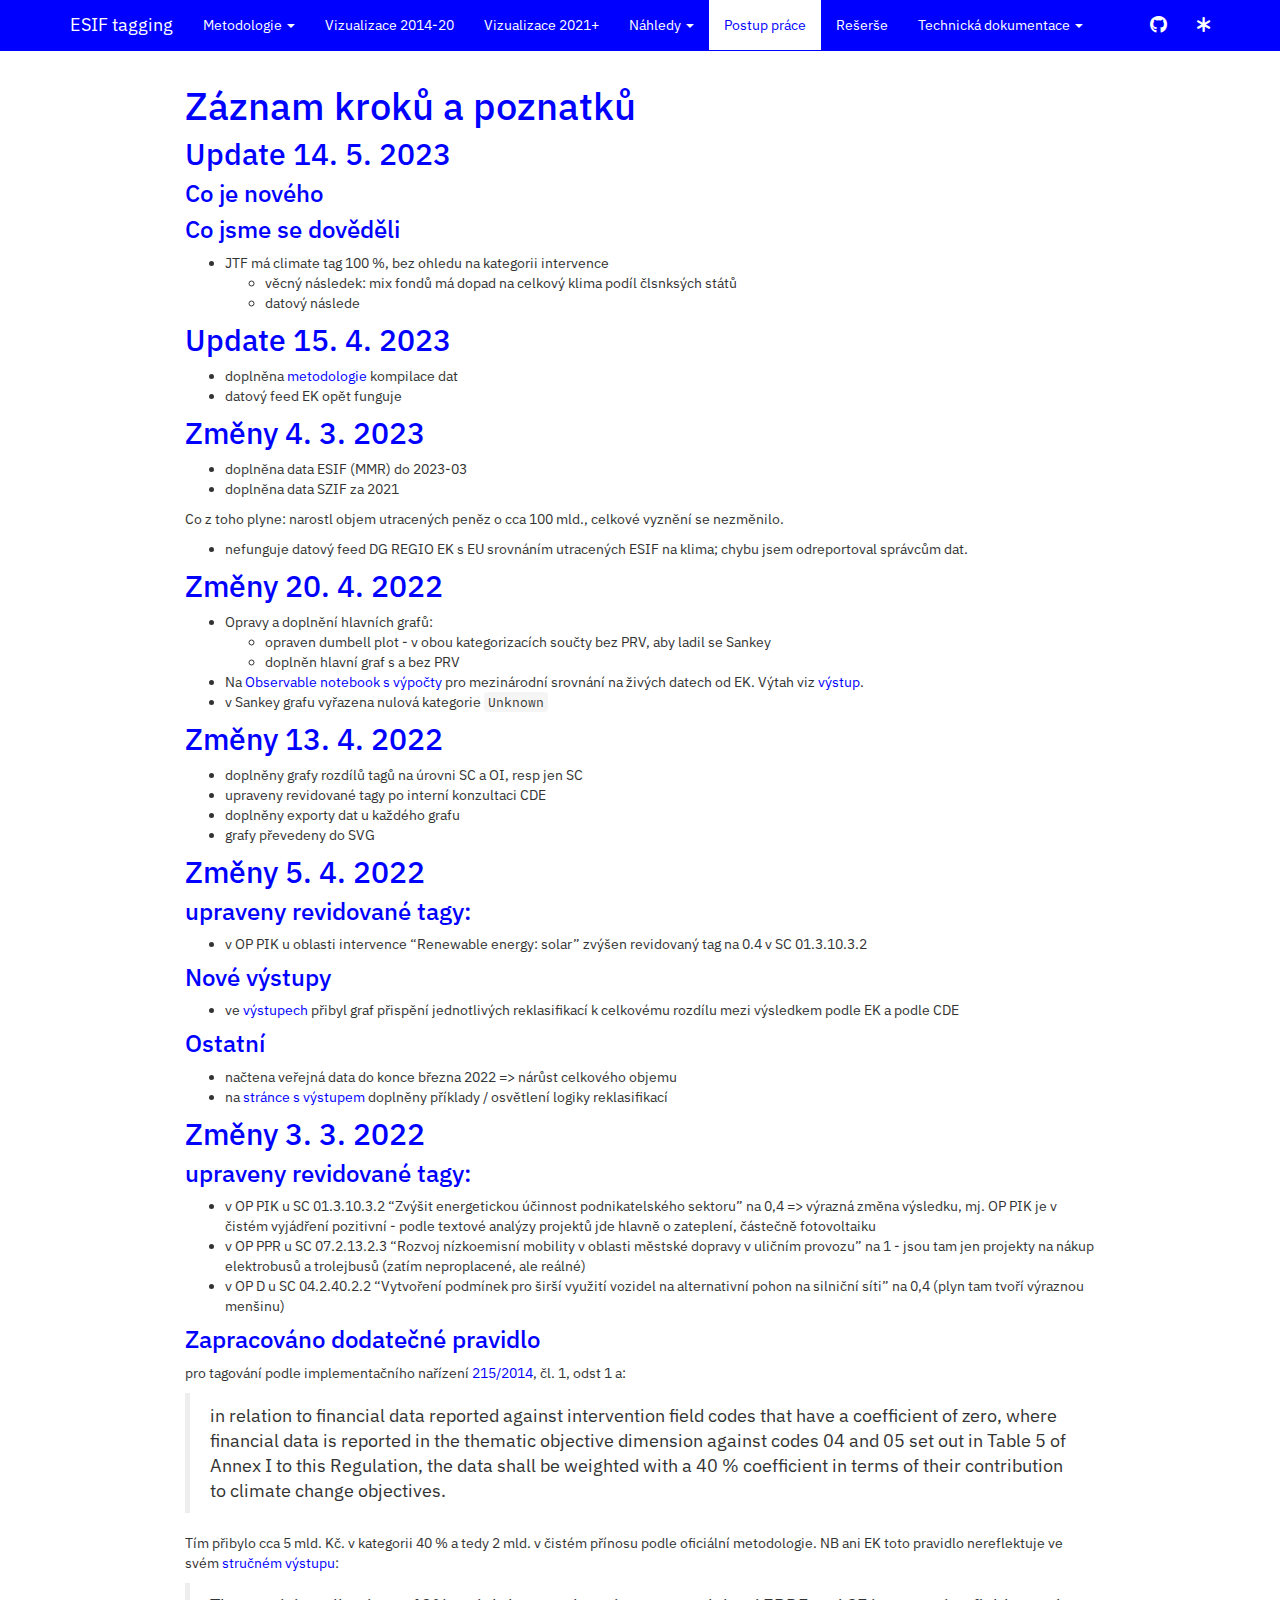
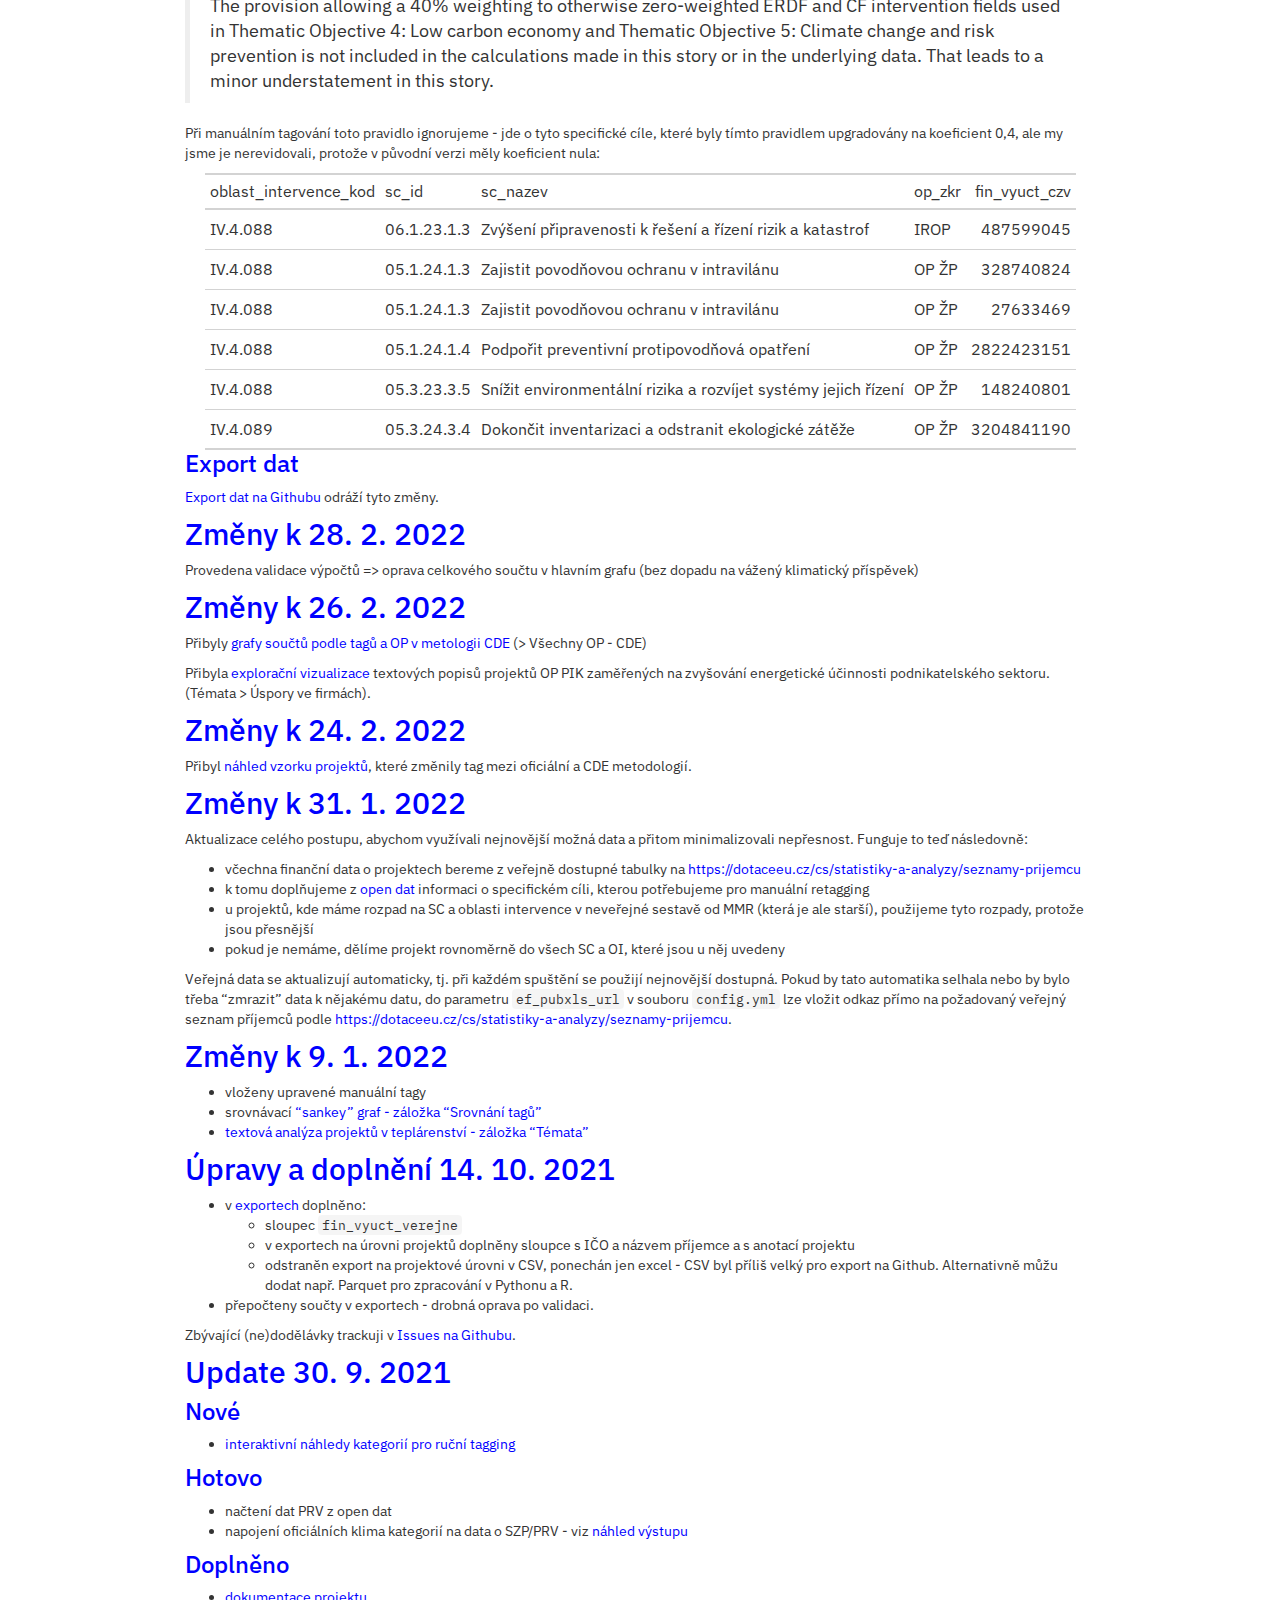
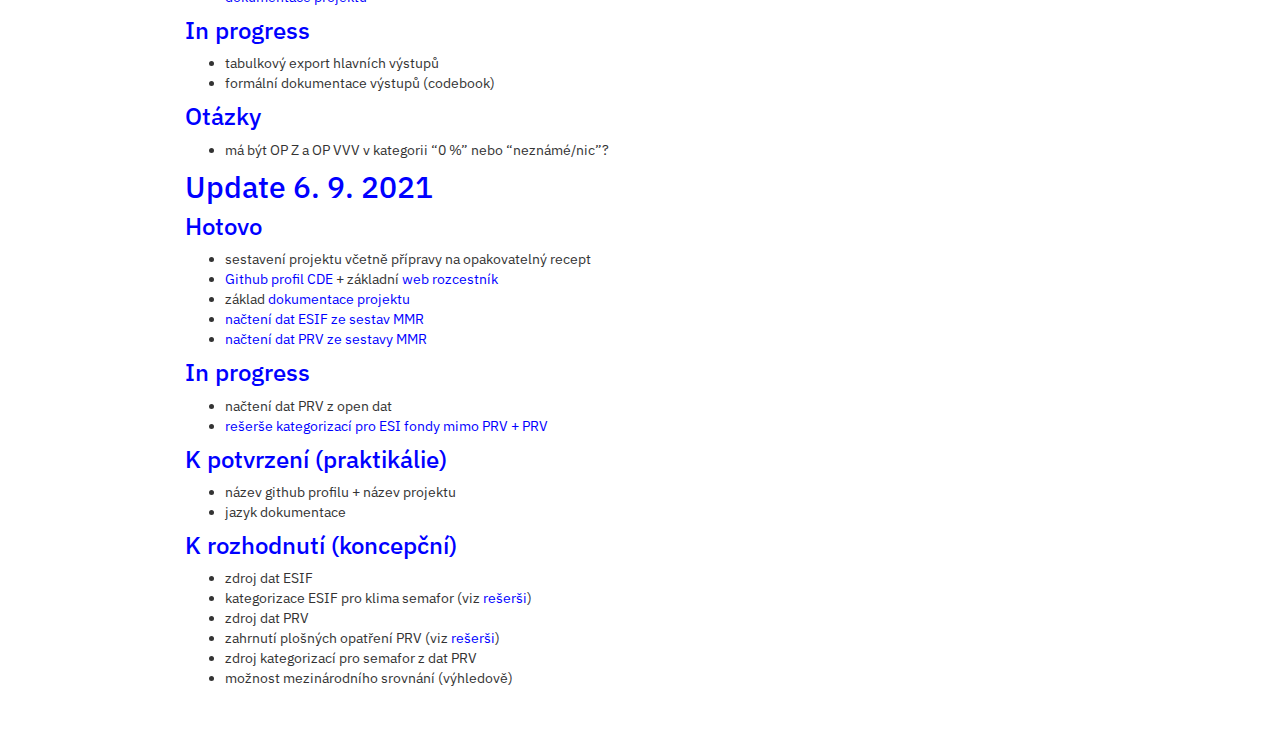
<file: docs/log.html>
<!DOCTYPE html>

<html>

<head>

<meta charset="utf-8" />
<meta name="generator" content="pandoc" />
<meta http-equiv="X-UA-Compatible" content="IE=EDGE" />




<title>Záznam kroků a poznatků</title>

<script src="site_libs/header-attrs-2.21/header-attrs.js"></script>
<script src="site_libs/jquery-3.6.0/jquery-3.6.0.min.js"></script>
<meta name="viewport" content="width=device-width, initial-scale=1" />
<link href="site_libs/bootstrap-3.3.5/css/bootstrap.min.css" rel="stylesheet" />
<script src="site_libs/bootstrap-3.3.5/js/bootstrap.min.js"></script>
<script src="site_libs/bootstrap-3.3.5/shim/html5shiv.min.js"></script>
<script src="site_libs/bootstrap-3.3.5/shim/respond.min.js"></script>
<style>h1 {font-size: 34px;}
       h1.title {font-size: 38px;}
       h2 {font-size: 30px;}
       h3 {font-size: 24px;}
       h4 {font-size: 18px;}
       h5 {font-size: 16px;}
       h6 {font-size: 12px;}
       code {color: inherit; background-color: rgba(0, 0, 0, 0.04);}
       pre:not([class]) { background-color: white }</style>
<script src="site_libs/navigation-1.1/tabsets.js"></script>
<link href="site_libs/highlightjs-9.12.0/default.css" rel="stylesheet" />
<script src="site_libs/highlightjs-9.12.0/highlight.js"></script>
<link href="site_libs/pagedtable-1.1/css/pagedtable.css" rel="stylesheet" />
<script src="site_libs/pagedtable-1.1/js/pagedtable.js"></script>
<link href="site_libs/font-awesome-6.2.1/css/all.min.css" rel="stylesheet" />
<link href="site_libs/font-awesome-6.2.1/css/v4-shims.min.css" rel="stylesheet" />

<style type="text/css">
  code{white-space: pre-wrap;}
  span.smallcaps{font-variant: small-caps;}
  span.underline{text-decoration: underline;}
  div.column{display: inline-block; vertical-align: top; width: 50%;}
  div.hanging-indent{margin-left: 1.5em; text-indent: -1.5em;}
  ul.task-list{list-style: none;}
      .display.math{display: block; text-align: center; margin: 0.5rem auto;}
  </style>

<style type="text/css">code{white-space: pre;}</style>
<script type="text/javascript">
if (window.hljs) {
  hljs.configure({languages: []});
  hljs.initHighlightingOnLoad();
  if (document.readyState && document.readyState === "complete") {
    window.setTimeout(function() { hljs.initHighlighting(); }, 0);
  }
}
</script>






<link rel="stylesheet" href="site/site.css" type="text/css" />



<style type = "text/css">
.main-container {
  max-width: 940px;
  margin-left: auto;
  margin-right: auto;
}
img {
  max-width:100%;
}
.tabbed-pane {
  padding-top: 12px;
}
.html-widget {
  margin-bottom: 20px;
}
button.code-folding-btn:focus {
  outline: none;
}
summary {
  display: list-item;
}
details > summary > p:only-child {
  display: inline;
}
pre code {
  padding: 0;
}
</style>


<style type="text/css">
.dropdown-submenu {
  position: relative;
}
.dropdown-submenu>.dropdown-menu {
  top: 0;
  left: 100%;
  margin-top: -6px;
  margin-left: -1px;
  border-radius: 0 6px 6px 6px;
}
.dropdown-submenu:hover>.dropdown-menu {
  display: block;
}
.dropdown-submenu>a:after {
  display: block;
  content: " ";
  float: right;
  width: 0;
  height: 0;
  border-color: transparent;
  border-style: solid;
  border-width: 5px 0 5px 5px;
  border-left-color: #cccccc;
  margin-top: 5px;
  margin-right: -10px;
}
.dropdown-submenu:hover>a:after {
  border-left-color: #adb5bd;
}
.dropdown-submenu.pull-left {
  float: none;
}
.dropdown-submenu.pull-left>.dropdown-menu {
  left: -100%;
  margin-left: 10px;
  border-radius: 6px 0 6px 6px;
}
</style>

<script type="text/javascript">
// manage active state of menu based on current page
$(document).ready(function () {
  // active menu anchor
  href = window.location.pathname
  href = href.substr(href.lastIndexOf('/') + 1)
  if (href === "")
    href = "index.html";
  var menuAnchor = $('a[href="' + href + '"]');

  // mark the anchor link active (and if it's in a dropdown, also mark that active)
  var dropdown = menuAnchor.closest('li.dropdown');
  if (window.bootstrap) { // Bootstrap 4+
    menuAnchor.addClass('active');
    dropdown.find('> .dropdown-toggle').addClass('active');
  } else { // Bootstrap 3
    menuAnchor.parent().addClass('active');
    dropdown.addClass('active');
  }

  // Navbar adjustments
  var navHeight = $(".navbar").first().height() + 15;
  var style = document.createElement('style');
  var pt = "padding-top: " + navHeight + "px; ";
  var mt = "margin-top: -" + navHeight + "px; ";
  var css = "";
  // offset scroll position for anchor links (for fixed navbar)
  for (var i = 1; i <= 6; i++) {
    css += ".section h" + i + "{ " + pt + mt + "}\n";
  }
  style.innerHTML = "body {" + pt + "padding-bottom: 40px; }\n" + css;
  document.head.appendChild(style);
});
</script>

<!-- tabsets -->

<style type="text/css">
.tabset-dropdown > .nav-tabs {
  display: inline-table;
  max-height: 500px;
  min-height: 44px;
  overflow-y: auto;
  border: 1px solid #ddd;
  border-radius: 4px;
}

.tabset-dropdown > .nav-tabs > li.active:before, .tabset-dropdown > .nav-tabs.nav-tabs-open:before {
  content: "\e259";
  font-family: 'Glyphicons Halflings';
  display: inline-block;
  padding: 10px;
  border-right: 1px solid #ddd;
}

.tabset-dropdown > .nav-tabs.nav-tabs-open > li.active:before {
  content: "\e258";
  font-family: 'Glyphicons Halflings';
  border: none;
}

.tabset-dropdown > .nav-tabs > li.active {
  display: block;
}

.tabset-dropdown > .nav-tabs > li > a,
.tabset-dropdown > .nav-tabs > li > a:focus,
.tabset-dropdown > .nav-tabs > li > a:hover {
  border: none;
  display: inline-block;
  border-radius: 4px;
  background-color: transparent;
}

.tabset-dropdown > .nav-tabs.nav-tabs-open > li {
  display: block;
  float: none;
}

.tabset-dropdown > .nav-tabs > li {
  display: none;
}
</style>

<!-- code folding -->




</head>

<body>


<div class="container-fluid main-container">




<div class="navbar navbar-default  navbar-fixed-top" role="navigation">
  <div class="container">
    <div class="navbar-header">
      <button type="button" class="navbar-toggle collapsed" data-toggle="collapse" data-bs-toggle="collapse" data-target="#navbar" data-bs-target="#navbar">
        <span class="icon-bar"></span>
        <span class="icon-bar"></span>
        <span class="icon-bar"></span>
      </button>
      <a class="navbar-brand" href="index.html">ESIF tagging</a>
    </div>
    <div id="navbar" class="navbar-collapse collapse">
      <ul class="nav navbar-nav">
        <li class="dropdown">
  <a href="#" class="dropdown-toggle" data-toggle="dropdown" role="button" data-bs-toggle="dropdown" aria-expanded="false">
    Metodologie
     
    <span class="caret"></span>
  </a>
  <ul class="dropdown-menu" role="menu">
    <li>
      <a href="s_metodologie.html">Základní</a>
    </li>
    <li>
      <a href="s_doc.html">Technický popis</a>
    </li>
  </ul>
</li>
<li>
  <a href="s_output.html">Vizualizace 2014-20</a>
</li>
<li>
  <a href="ec2021plus.html">Vizualizace 2021+</a>
</li>
<li class="dropdown">
  <a href="#" class="dropdown-toggle" data-toggle="dropdown" role="button" data-bs-toggle="dropdown" aria-expanded="false">
    Náhledy
     
    <span class="caret"></span>
  </a>
  <ul class="dropdown-menu" role="menu">
    <li>
      <a href="sample.html">Příklady reklasifikovaných projektů</a>
    </li>
    <li>
      <a href="s_listing.html">Pomůcka pro ruční tagging</a>
    </li>
  </ul>
</li>
<li>
  <a href="log.html">Postup práce</a>
</li>
<li>
  <a href="research.html">Rešerše</a>
</li>
<li class="dropdown">
  <a href="#" class="dropdown-toggle" data-toggle="dropdown" role="button" data-bs-toggle="dropdown" aria-expanded="false">
    Technická dokumentace
     
    <span class="caret"></span>
  </a>
  <ul class="dropdown-menu" role="menu">
    <li>
      <a href="s_inputchecks.html">Validace vstupů</a>
    </li>
    <li>
      <a href="dev.html">Vývojářská dokumentace</a>
    </li>
  </ul>
</li>
      </ul>
      <ul class="nav navbar-nav navbar-right">
        <li>
  <a href="https://github.com/cdeorgcz/esiftagging">
    <span class="fab fa-github fa-lg"></span>
     
  </a>
</li>
<li>
  <a href="https://petrbouchal.xyz">
    <span class="fas fa-asterisk fa-lg"></span>
     
  </a>
</li>
      </ul>
    </div><!--/.nav-collapse -->
  </div><!--/.container -->
</div><!--/.navbar -->

<div id="header">



<h1 class="title toc-ignore">Záznam kroků a poznatků</h1>

</div>


<div id="update-14.-5.-2023" class="section level2">
<h2>Update 14. 5. 2023</h2>
<div id="co-je-nového" class="section level3">
<h3>Co je nového</h3>
</div>
<div id="co-jsme-se-dověděli" class="section level3">
<h3>Co jsme se dověděli</h3>
<ul>
<li>JTF má climate tag 100 %, bez ohledu na kategorii intervence
<ul>
<li>věcný následek: mix fondů má dopad na celkový klima podíl člsnksých
států</li>
<li>datový následe</li>
</ul></li>
</ul>
</div>
</div>
<div id="update-15.-4.-2023" class="section level2">
<h2>Update 15. 4. 2023</h2>
<ul>
<li>doplněna <a href="s_metodologie.html">metodologie</a> kompilace
dat</li>
<li>datový feed EK opět funguje</li>
</ul>
</div>
<div id="změny-4.-3.-2023" class="section level2">
<h2>Změny 4. 3. 2023</h2>
<ul>
<li>doplněna data ESIF (MMR) do 2023-03</li>
<li>doplněna data SZIF za 2021</li>
</ul>
<p>Co z toho plyne: narostl objem utracených peněz o cca 100 mld.,
celkové vyznění se nezměnilo.</p>
<ul>
<li>nefunguje datový feed DG REGIO EK s EU srovnáním utracených ESIF na
klima; chybu jsem odreportoval správcům dat.</li>
</ul>
</div>
<div id="změny-20.-4.-2022" class="section level2">
<h2>Změny 20. 4. 2022</h2>
<ul>
<li>Opravy a doplnění hlavních grafů:
<ul>
<li>opraven dumbell plot - v obou kategorizacích součty bez PRV, aby
ladil se Sankey</li>
<li>doplněn hlavní graf s a bez PRV</li>
</ul></li>
<li>Na <a
href="https://observablehq.com/@petrbouchal/cohesion-climate">Observable
notebook s výpočty</a> pro mezinárodní srovnání na živých datech od EK.
Výtah viz <a href="s_output.html">výstup</a>.</li>
<li>v Sankey grafu vyřazena nulová kategorie <code>Unknown</code></li>
</ul>
</div>
<div id="změny-13.-4.-2022" class="section level2">
<h2>Změny 13. 4. 2022</h2>
<ul>
<li>doplněny grafy rozdílů tagů na úrovni SC a OI, resp jen SC</li>
<li>upraveny revidované tagy po interní konzultaci CDE</li>
<li>doplněny exporty dat u každého grafu</li>
<li>grafy převedeny do SVG</li>
</ul>
</div>
<div id="změny-5.-4.-2022" class="section level2">
<h2>Změny 5. 4. 2022</h2>
<div id="upraveny-revidované-tagy" class="section level3">
<h3>upraveny revidované tagy:</h3>
<ul>
<li>v OP PIK u oblasti intervence “Renewable energy: solar” zvýšen
revidovaný tag na 0.4 v SC 01.3.10.3.2</li>
</ul>
</div>
<div id="nové-výstupy" class="section level3">
<h3>Nové výstupy</h3>
<ul>
<li>ve <a href="s_output.html">výstupech</a> přibyl graf přispění
jednotlivých reklasifikací k celkovému rozdílu mezi výsledkem podle EK a
podle CDE</li>
</ul>
</div>
<div id="ostatní" class="section level3">
<h3>Ostatní</h3>
<ul>
<li>načtena veřejná data do konce března 2022 =&gt; nárůst celkového
objemu</li>
<li>na <a href="s_output.html">stránce s výstupem</a> doplněny příklady
/ osvětlení logiky reklasifikací</li>
</ul>
</div>
</div>
<div id="změny-3.-3.-2022" class="section level2">
<h2>Změny 3. 3. 2022</h2>
<div id="upraveny-revidované-tagy-1" class="section level3">
<h3>upraveny revidované tagy:</h3>
<ul>
<li>v OP PIK u SC 01.3.10.3.2 “Zvýšit energetickou účinnost
podnikatelského sektoru” na 0,4 =&gt; výrazná změna výsledku, mj. OP PIK
je v čistém vyjádření pozitivní - podle textové analýzy projektů jde
hlavně o zateplení, částečně fotovoltaiku</li>
<li>v OP PPR u SC 07.2.13.2.3 “Rozvoj nízkoemisní mobility v oblasti
městské dopravy v uličním provozu” na 1 - jsou tam jen projekty na nákup
elektrobusů a trolejbusů (zatím neproplacené, ale reálné)</li>
<li>v OP D u SC 04.2.40.2.2 “Vytvoření podmínek pro širší využití
vozidel na alternativní pohon na silniční síti” na 0,4 (plyn tam tvoří
výraznou menšinu)</li>
</ul>
</div>
<div id="zapracováno-dodatečné-pravidlo" class="section level3">
<h3>Zapracováno dodatečné pravidlo</h3>
<p>pro tagování podle implementačního nařízení <a
href="https://eur-lex.europa.eu/legal-content/EN/TXT/?uri=CELEX%3A32014R0215#d1e165-65-1">215/2014</a>,
čl. 1, odst 1 a:</p>
<blockquote>
<p>in relation to financial data reported against intervention field
codes that have a coefficient of zero, where financial data is reported
in the thematic objective dimension against codes 04 and 05 set out in
Table 5 of Annex I to this Regulation, the data shall be weighted with a
40 % coefficient in terms of their contribution to climate change
objectives.</p>
</blockquote>
<p>Tím přibylo cca 5 mld. Kč. v kategorii 40 % a tedy 2 mld. v čistém
přínosu podle oficiální metodologie. NB ani EK toto pravidlo
nereflektuje ve svém <a
href="https://cohesiondata.ec.europa.eu/stories/s/a8jn-38y8">stručném
výstupu</a>:</p>
<blockquote>
<p>The provision allowing a 40% weighting to otherwise zero-weighted
ERDF and CF intervention fields used in Thematic Objective 4: Low carbon
economy and Thematic Objective 5: Climate change and risk prevention is
not included in the calculations made in this story or in the underlying
data. That leads to a minor understatement in this story.</p>
</blockquote>
<p>Při manuálním tagování toto pravidlo ignorujeme - jde o tyto
specifické cíle, které byly tímto pravidlem upgradovány na koeficient
0,4, ale my jsme je nerevidovali, protože v původní verzi měly
koeficient nula:</p>
<div id="vkplfxladm" style="overflow-x:auto;overflow-y:auto;width:auto;height:auto;">
<style>html {
  font-family: -apple-system, BlinkMacSystemFont, 'Segoe UI', Roboto, Oxygen, Ubuntu, Cantarell, 'Helvetica Neue', 'Fira Sans', 'Droid Sans', Arial, sans-serif;
}

#vkplfxladm .gt_table {
  display: table;
  border-collapse: collapse;
  margin-left: auto;
  margin-right: auto;
  color: #333333;
  font-size: 16px;
  font-weight: normal;
  font-style: normal;
  background-color: #FFFFFF;
  width: auto;
  border-top-style: solid;
  border-top-width: 2px;
  border-top-color: #A8A8A8;
  border-right-style: none;
  border-right-width: 2px;
  border-right-color: #D3D3D3;
  border-bottom-style: solid;
  border-bottom-width: 2px;
  border-bottom-color: #A8A8A8;
  border-left-style: none;
  border-left-width: 2px;
  border-left-color: #D3D3D3;
}

#vkplfxladm .gt_heading {
  background-color: #FFFFFF;
  text-align: center;
  border-bottom-color: #FFFFFF;
  border-left-style: none;
  border-left-width: 1px;
  border-left-color: #D3D3D3;
  border-right-style: none;
  border-right-width: 1px;
  border-right-color: #D3D3D3;
}

#vkplfxladm .gt_title {
  color: #333333;
  font-size: 125%;
  font-weight: initial;
  padding-top: 4px;
  padding-bottom: 4px;
  border-bottom-color: #FFFFFF;
  border-bottom-width: 0;
}

#vkplfxladm .gt_subtitle {
  color: #333333;
  font-size: 85%;
  font-weight: initial;
  padding-top: 0;
  padding-bottom: 6px;
  border-top-color: #FFFFFF;
  border-top-width: 0;
}

#vkplfxladm .gt_bottom_border {
  border-bottom-style: solid;
  border-bottom-width: 2px;
  border-bottom-color: #D3D3D3;
}

#vkplfxladm .gt_col_headings {
  border-top-style: solid;
  border-top-width: 2px;
  border-top-color: #D3D3D3;
  border-bottom-style: solid;
  border-bottom-width: 2px;
  border-bottom-color: #D3D3D3;
  border-left-style: none;
  border-left-width: 1px;
  border-left-color: #D3D3D3;
  border-right-style: none;
  border-right-width: 1px;
  border-right-color: #D3D3D3;
}

#vkplfxladm .gt_col_heading {
  color: #333333;
  background-color: #FFFFFF;
  font-size: 100%;
  font-weight: normal;
  text-transform: inherit;
  border-left-style: none;
  border-left-width: 1px;
  border-left-color: #D3D3D3;
  border-right-style: none;
  border-right-width: 1px;
  border-right-color: #D3D3D3;
  vertical-align: bottom;
  padding-top: 5px;
  padding-bottom: 6px;
  padding-left: 5px;
  padding-right: 5px;
  overflow-x: hidden;
}

#vkplfxladm .gt_column_spanner_outer {
  color: #333333;
  background-color: #FFFFFF;
  font-size: 100%;
  font-weight: normal;
  text-transform: inherit;
  padding-top: 0;
  padding-bottom: 0;
  padding-left: 4px;
  padding-right: 4px;
}

#vkplfxladm .gt_column_spanner_outer:first-child {
  padding-left: 0;
}

#vkplfxladm .gt_column_spanner_outer:last-child {
  padding-right: 0;
}

#vkplfxladm .gt_column_spanner {
  border-bottom-style: solid;
  border-bottom-width: 2px;
  border-bottom-color: #D3D3D3;
  vertical-align: bottom;
  padding-top: 5px;
  padding-bottom: 5px;
  overflow-x: hidden;
  display: inline-block;
  width: 100%;
}

#vkplfxladm .gt_group_heading {
  padding: 8px;
  color: #333333;
  background-color: #FFFFFF;
  font-size: 100%;
  font-weight: initial;
  text-transform: inherit;
  border-top-style: solid;
  border-top-width: 2px;
  border-top-color: #D3D3D3;
  border-bottom-style: solid;
  border-bottom-width: 2px;
  border-bottom-color: #D3D3D3;
  border-left-style: none;
  border-left-width: 1px;
  border-left-color: #D3D3D3;
  border-right-style: none;
  border-right-width: 1px;
  border-right-color: #D3D3D3;
  vertical-align: middle;
}

#vkplfxladm .gt_empty_group_heading {
  padding: 0.5px;
  color: #333333;
  background-color: #FFFFFF;
  font-size: 100%;
  font-weight: initial;
  border-top-style: solid;
  border-top-width: 2px;
  border-top-color: #D3D3D3;
  border-bottom-style: solid;
  border-bottom-width: 2px;
  border-bottom-color: #D3D3D3;
  vertical-align: middle;
}

#vkplfxladm .gt_from_md > :first-child {
  margin-top: 0;
}

#vkplfxladm .gt_from_md > :last-child {
  margin-bottom: 0;
}

#vkplfxladm .gt_row {
  padding-top: 8px;
  padding-bottom: 8px;
  padding-left: 5px;
  padding-right: 5px;
  margin: 10px;
  border-top-style: solid;
  border-top-width: 1px;
  border-top-color: #D3D3D3;
  border-left-style: none;
  border-left-width: 1px;
  border-left-color: #D3D3D3;
  border-right-style: none;
  border-right-width: 1px;
  border-right-color: #D3D3D3;
  vertical-align: middle;
  overflow-x: hidden;
}

#vkplfxladm .gt_stub {
  color: #333333;
  background-color: #FFFFFF;
  font-size: 100%;
  font-weight: initial;
  text-transform: inherit;
  border-right-style: solid;
  border-right-width: 2px;
  border-right-color: #D3D3D3;
  padding-left: 12px;
}

#vkplfxladm .gt_summary_row {
  color: #333333;
  background-color: #FFFFFF;
  text-transform: inherit;
  padding-top: 8px;
  padding-bottom: 8px;
  padding-left: 5px;
  padding-right: 5px;
}

#vkplfxladm .gt_first_summary_row {
  padding-top: 8px;
  padding-bottom: 8px;
  padding-left: 5px;
  padding-right: 5px;
  border-top-style: solid;
  border-top-width: 2px;
  border-top-color: #D3D3D3;
}

#vkplfxladm .gt_grand_summary_row {
  color: #333333;
  background-color: #FFFFFF;
  text-transform: inherit;
  padding-top: 8px;
  padding-bottom: 8px;
  padding-left: 5px;
  padding-right: 5px;
}

#vkplfxladm .gt_first_grand_summary_row {
  padding-top: 8px;
  padding-bottom: 8px;
  padding-left: 5px;
  padding-right: 5px;
  border-top-style: double;
  border-top-width: 6px;
  border-top-color: #D3D3D3;
}

#vkplfxladm .gt_striped {
  background-color: rgba(128, 128, 128, 0.05);
}

#vkplfxladm .gt_table_body {
  border-top-style: solid;
  border-top-width: 2px;
  border-top-color: #D3D3D3;
  border-bottom-style: solid;
  border-bottom-width: 2px;
  border-bottom-color: #D3D3D3;
}

#vkplfxladm .gt_footnotes {
  color: #333333;
  background-color: #FFFFFF;
  border-bottom-style: none;
  border-bottom-width: 2px;
  border-bottom-color: #D3D3D3;
  border-left-style: none;
  border-left-width: 2px;
  border-left-color: #D3D3D3;
  border-right-style: none;
  border-right-width: 2px;
  border-right-color: #D3D3D3;
}

#vkplfxladm .gt_footnote {
  margin: 0px;
  font-size: 90%;
  padding: 4px;
}

#vkplfxladm .gt_sourcenotes {
  color: #333333;
  background-color: #FFFFFF;
  border-bottom-style: none;
  border-bottom-width: 2px;
  border-bottom-color: #D3D3D3;
  border-left-style: none;
  border-left-width: 2px;
  border-left-color: #D3D3D3;
  border-right-style: none;
  border-right-width: 2px;
  border-right-color: #D3D3D3;
}

#vkplfxladm .gt_sourcenote {
  font-size: 90%;
  padding: 4px;
}

#vkplfxladm .gt_left {
  text-align: left;
}

#vkplfxladm .gt_center {
  text-align: center;
}

#vkplfxladm .gt_right {
  text-align: right;
  font-variant-numeric: tabular-nums;
}

#vkplfxladm .gt_font_normal {
  font-weight: normal;
}

#vkplfxladm .gt_font_bold {
  font-weight: bold;
}

#vkplfxladm .gt_font_italic {
  font-style: italic;
}

#vkplfxladm .gt_super {
  font-size: 65%;
}

#vkplfxladm .gt_footnote_marks {
  font-style: italic;
  font-weight: normal;
  font-size: 65%;
}
</style>
<table class="gt_table">
  
  <thead class="gt_col_headings">
    <tr>
      <th class="gt_col_heading gt_columns_bottom_border gt_left" rowspan="1" colspan="1">oblast_intervence_kod</th>
      <th class="gt_col_heading gt_columns_bottom_border gt_left" rowspan="1" colspan="1">sc_id</th>
      <th class="gt_col_heading gt_columns_bottom_border gt_left" rowspan="1" colspan="1">sc_nazev</th>
      <th class="gt_col_heading gt_columns_bottom_border gt_left" rowspan="1" colspan="1">op_zkr</th>
      <th class="gt_col_heading gt_columns_bottom_border gt_right" rowspan="1" colspan="1">fin_vyuct_czv</th>
    </tr>
  </thead>
  <tbody class="gt_table_body">
    <tr><td class="gt_row gt_left">IV.4.088</td>
<td class="gt_row gt_left">06.1.23.1.3</td>
<td class="gt_row gt_left">Zvýšení připravenosti k řešení a řízení rizik a katastrof</td>
<td class="gt_row gt_left">IROP</td>
<td class="gt_row gt_right">487599045</td></tr>
    <tr><td class="gt_row gt_left">IV.4.088</td>
<td class="gt_row gt_left">05.1.24.1.3</td>
<td class="gt_row gt_left">Zajistit povodňovou ochranu v intravilánu</td>
<td class="gt_row gt_left">OP ŽP</td>
<td class="gt_row gt_right">328740824</td></tr>
    <tr><td class="gt_row gt_left">IV.4.088</td>
<td class="gt_row gt_left">05.1.24.1.3</td>
<td class="gt_row gt_left">Zajistit povodňovou ochranu v intravilánu </td>
<td class="gt_row gt_left">OP ŽP</td>
<td class="gt_row gt_right">27633469</td></tr>
    <tr><td class="gt_row gt_left">IV.4.088</td>
<td class="gt_row gt_left">05.1.24.1.4</td>
<td class="gt_row gt_left">Podpořit preventivní protipovodňová opatření</td>
<td class="gt_row gt_left">OP ŽP</td>
<td class="gt_row gt_right">2822423151</td></tr>
    <tr><td class="gt_row gt_left">IV.4.088</td>
<td class="gt_row gt_left">05.3.23.3.5</td>
<td class="gt_row gt_left">Snížit environmentální rizika a rozvíjet systémy jejich řízení</td>
<td class="gt_row gt_left">OP ŽP</td>
<td class="gt_row gt_right">148240801</td></tr>
    <tr><td class="gt_row gt_left">IV.4.089</td>
<td class="gt_row gt_left">05.3.24.3.4</td>
<td class="gt_row gt_left">Dokončit inventarizaci a odstranit ekologické zátěže</td>
<td class="gt_row gt_left">OP ŽP</td>
<td class="gt_row gt_right">3204841190</td></tr>
  </tbody>
  
  
</table>
</div>
</div>
<div id="export-dat" class="section level3">
<h3>Export dat</h3>
<p><a
href="https://github.com/cdeorgcz/esiftagging/commits/main/data-export/export_202203">Export
dat na Githubu</a> odráží tyto změny.</p>
</div>
</div>
<div id="změny-k-28.-2.-2022" class="section level2">
<h2>Změny k 28. 2. 2022</h2>
<p>Provedena validace výpočtů =&gt; oprava celkového součtu v hlavním
grafu (bez dopadu na vážený klimatický příspěvek)</p>
</div>
<div id="změny-k-26.-2.-2022" class="section level2">
<h2>Změny k 26. 2. 2022</h2>
<p>Přibyly <a href="s_output.html">grafy součtů podle tagů a OP v
metologii CDE</a> (&gt; Všechny OP - CDE)</p>
<p>Přibyla <a href="s_output.html">explorační vizualizace</a> textových
popisů projektů OP PIK zaměřených na zvyšování energetické účinnosti
podnikatelského sektoru. (Témata &gt; Úspory ve firmách).</p>
</div>
<div id="změny-k-24.-2.-2022" class="section level2">
<h2>Změny k 24. 2. 2022</h2>
<p>Přibyl <a href="sample.html">náhled vzorku projektů</a>, které
změnily tag mezi oficiální a CDE metodologií.</p>
</div>
<div id="změny-k-31.-1.-2022" class="section level2">
<h2>Změny k 31. 1. 2022</h2>
<p>Aktualizace celého postupu, abychom využívali nejnovější možná data a
přitom minimalizovali nepřesnost. Funguje to teď následovně:</p>
<ul>
<li>včechna finanční data o projektech bereme z veřejně dostupné tabulky
na <a
href="https://dotaceeu.cz/cs/statistiky-a-analyzy/seznamy-prijemcu"
class="uri">https://dotaceeu.cz/cs/statistiky-a-analyzy/seznamy-prijemcu</a></li>
<li>k tomu doplňujeme z <a
href="https://data.gov.cz/datov%C3%A1-sada?iri=https%3A%2F%2Fdata.gov.cz%2Fzdroj%2Fdatov%C3%A9-sady%2F66002222%2F4b59efc04aae0acd97761bf5b7330b87">open
dat</a> informaci o specifickém cíli, kterou potřebujeme pro manuální
retagging</li>
<li>u projektů, kde máme rozpad na SC a oblasti intervence v neveřejné
sestavě od MMR (která je ale starší), použijeme tyto rozpady, protože
jsou přesnější</li>
<li>pokud je nemáme, dělíme projekt rovnoměrně do všech SC a OI, které
jsou u něj uvedeny</li>
</ul>
<p>Veřejná data se aktualizují automaticky, tj. při každém spuštění se
použijí nejnovější dostupná. Pokud by tato automatika selhala nebo by
bylo třeba “zmrazit” data k nějakému datu, do parametru
<code>ef_pubxls_url</code> v souboru <code>config.yml</code> lze vložit
odkaz přímo na požadovaný veřejný seznam příjemců podle <a
href="https://dotaceeu.cz/cs/statistiky-a-analyzy/seznamy-prijemcu"
class="uri">https://dotaceeu.cz/cs/statistiky-a-analyzy/seznamy-prijemcu</a>.</p>
</div>
<div id="změny-k-9.-1.-2022" class="section level2">
<h2>Změny k 9. 1. 2022</h2>
<ul>
<li>vloženy upravené manuální tagy</li>
<li>srovnávací <a href="s_output.html">“sankey” graf - záložka “Srovnání
tagů”</a></li>
<li><a href="s_output.html">textová analýza projektů v teplárenství -
záložka “Témata”</a></li>
</ul>
</div>
<div id="úpravy-a-doplnění-14.-10.-2021" class="section level2">
<h2>Úpravy a doplnění 14. 10. 2021</h2>
<ul>
<li>v <a
href="https://github.com/cdeorgcz/esiftagging/tree/main/data-export/export_202110">exportech</a>
doplněno:
<ul>
<li>sloupec <code>fin_vyuct_verejne</code></li>
<li>v exportech na úrovni projektů doplněny sloupce s IČO a názvem
příjemce a s anotací projektu</li>
<li>odstraněn export na projektové úrovni v CSV, ponechán jen excel -
CSV byl příliš velký pro export na Github. Alternativně můžu dodat např.
Parquet pro zpracování v Pythonu a R.</li>
</ul></li>
<li>přepočteny součty v exportech - drobná oprava po validaci.</li>
</ul>
<p>Zbývající (ne)dodělávky trackuji v <a
href="https://github.com/cdeorgcz/esiftagging/issues">Issues na
Githubu</a>.</p>
</div>
<div id="update-30.-9.-2021" class="section level2">
<h2>Update 30. 9. 2021</h2>
<div id="nové" class="section level3">
<h3>Nové</h3>
<ul>
<li><a href="s_listing.html">interaktivní náhledy kategorií pro ruční
tagging</a></li>
</ul>
</div>
<div id="hotovo" class="section level3">
<h3>Hotovo</h3>
<ul>
<li>načtení dat PRV z open dat</li>
<li>napojení oficiálních klima kategorií na data o SZP/PRV - viz <a
href="s_output.html">náhled výstupu</a></li>
</ul>
</div>
<div id="doplněno" class="section level3">
<h3>Doplněno</h3>
<ul>
<li><a href="s_doc.html">dokumentace projektu</a></li>
</ul>
</div>
<div id="in-progress" class="section level3">
<h3>In progress</h3>
<ul>
<li>tabulkový export hlavních výstupů</li>
<li>formální dokumentace výstupů (codebook)</li>
</ul>
</div>
<div id="otázky" class="section level3">
<h3>Otázky</h3>
<ul>
<li>má být OP Z a OP VVV v kategorii “0 %” nebo “neznámé/nic”?</li>
</ul>
</div>
</div>
<div id="update-6.-9.-2021" class="section level2">
<h2>Update 6. 9. 2021</h2>
<div id="hotovo-1" class="section level3">
<h3>Hotovo</h3>
<ul>
<li>sestavení projektu včetně přípravy na opakovatelný recept</li>
<li><a href="https://github.com/cdeorgcz">Github profil CDE</a> +
základní <a href="https://cdeoorgcz.github.io">web rozcestník</a></li>
<li>základ <a href="https://cdeoorgcz.github.io/esiftagging">dokumentace
projektu</a></li>
<li><a href="s_output.html">načtení dat ESIF ze sestav MMR</a></li>
<li><a href="s_output.html">načtení dat PRV ze sestavy MMR</a></li>
</ul>
</div>
<div id="in-progress-1" class="section level3">
<h3>In progress</h3>
<ul>
<li>načtení dat PRV z open dat</li>
<li><a href="research.html">rešerše kategorizací pro ESI fondy mimo PRV
+ PRV</a></li>
</ul>
</div>
<div id="k-potvrzení-praktikálie" class="section level3">
<h3>K potvrzení (praktikálie)</h3>
<ul>
<li>název github profilu + název projektu</li>
<li>jazyk dokumentace</li>
</ul>
</div>
<div id="k-rozhodnutí-koncepční" class="section level3">
<h3>K rozhodnutí (koncepční)</h3>
<ul>
<li>zdroj dat ESIF</li>
<li>kategorizace ESIF pro klima semafor (viz <a
href="research.html">rešerši</a>)</li>
<li>zdroj dat PRV</li>
<li>zahrnutí plošných opatření PRV (viz <a
href="research.html">rešerši</a>)</li>
<li>zdroj kategorizací pro semafor z dat PRV</li>
<li>možnost mezinárodního srovnání (výhledově)</li>
</ul>
</div>
</div>




</div>

<script>

// add bootstrap table styles to pandoc tables
function bootstrapStylePandocTables() {
  $('tr.odd').parent('tbody').parent('table').addClass('table table-condensed');
}
$(document).ready(function () {
  bootstrapStylePandocTables();
});


</script>

<!-- tabsets -->

<script>
$(document).ready(function () {
  window.buildTabsets("TOC");
});

$(document).ready(function () {
  $('.tabset-dropdown > .nav-tabs > li').click(function () {
    $(this).parent().toggleClass('nav-tabs-open');
  });
});
</script>

<!-- code folding -->



</body>
</html>
</file>
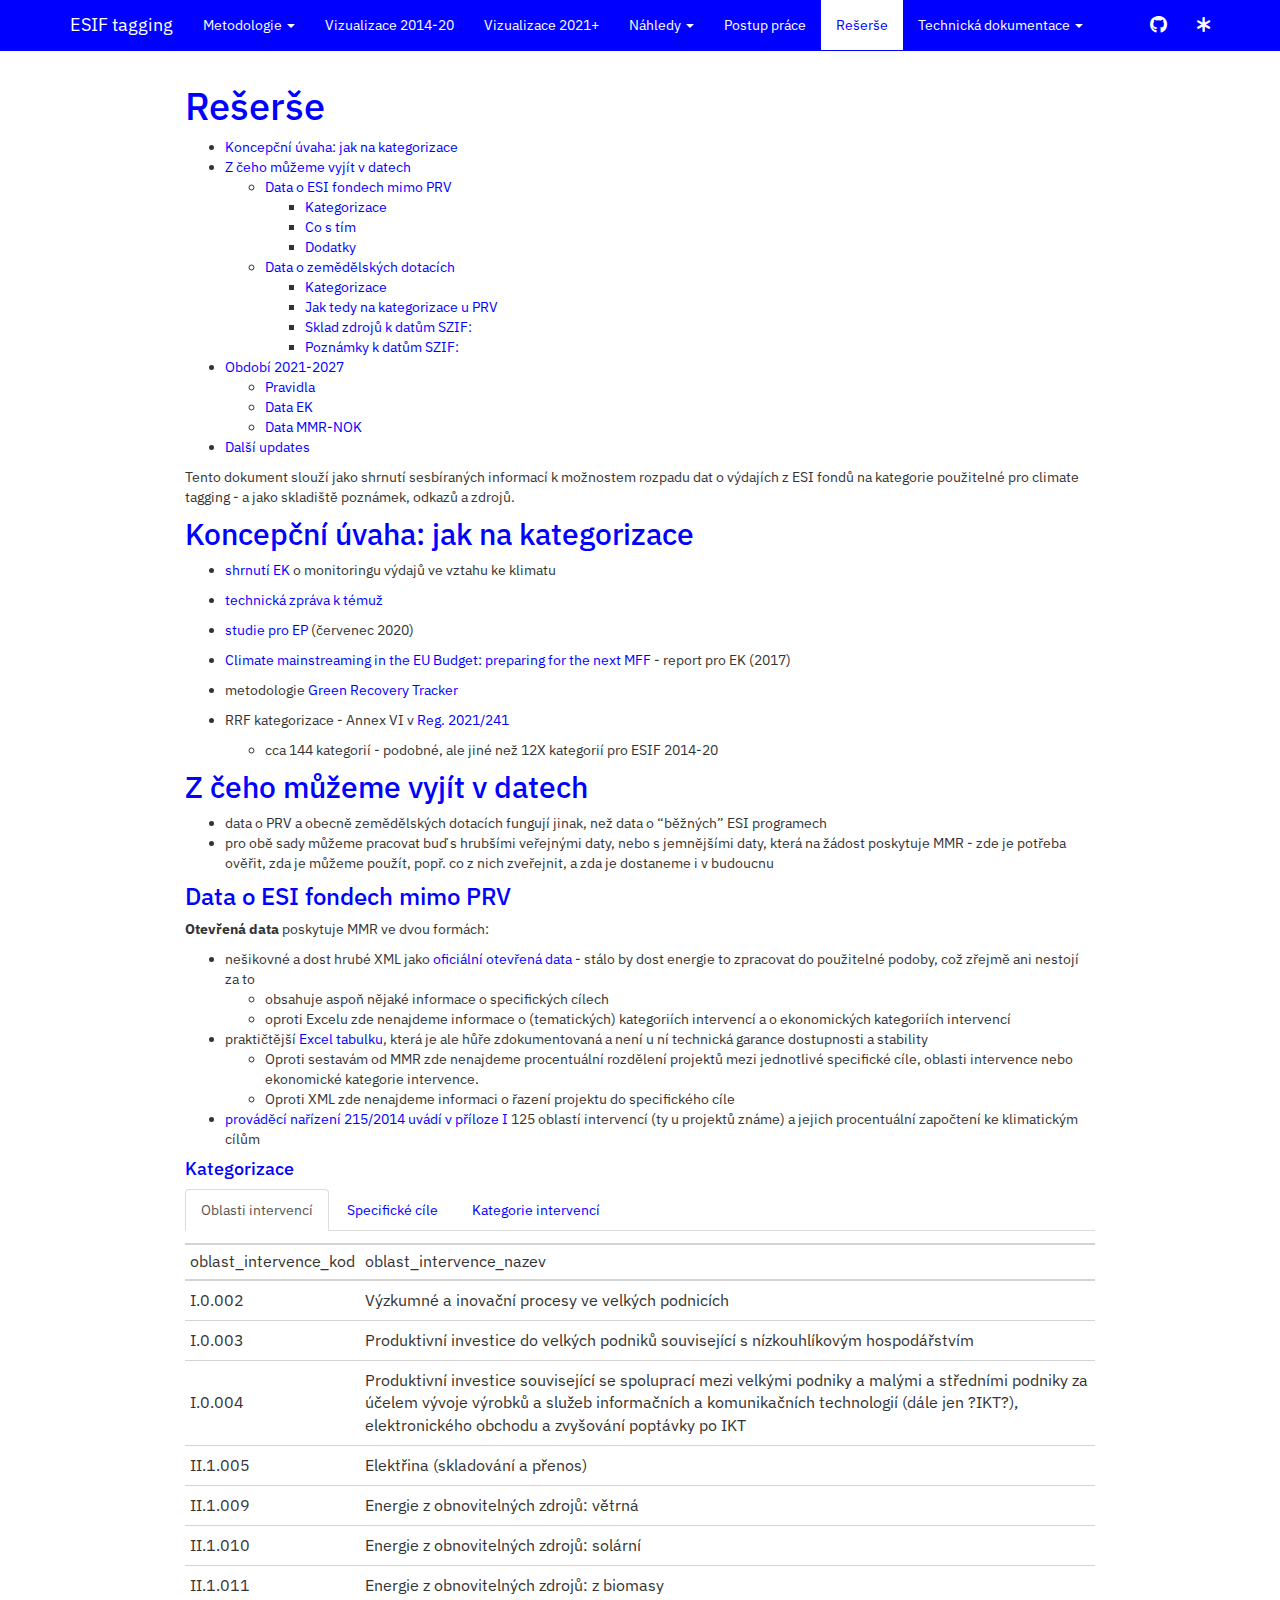
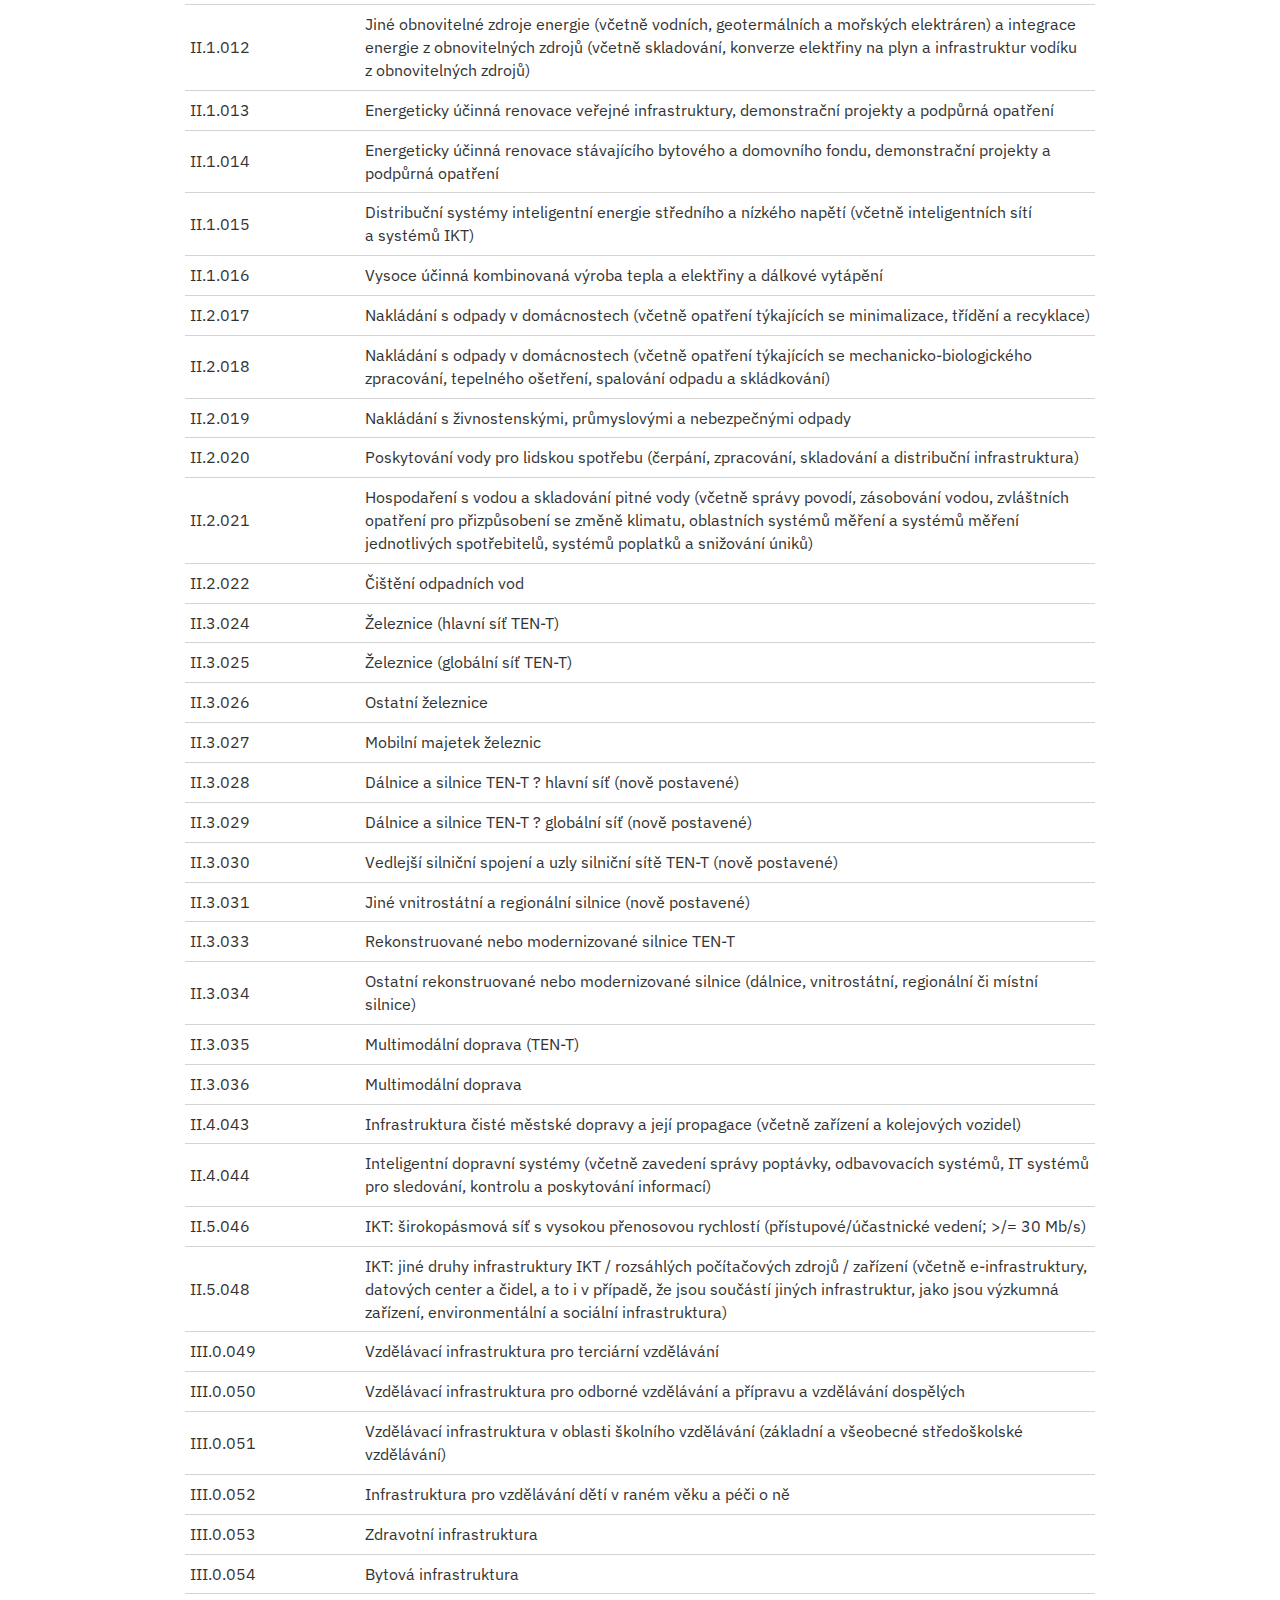
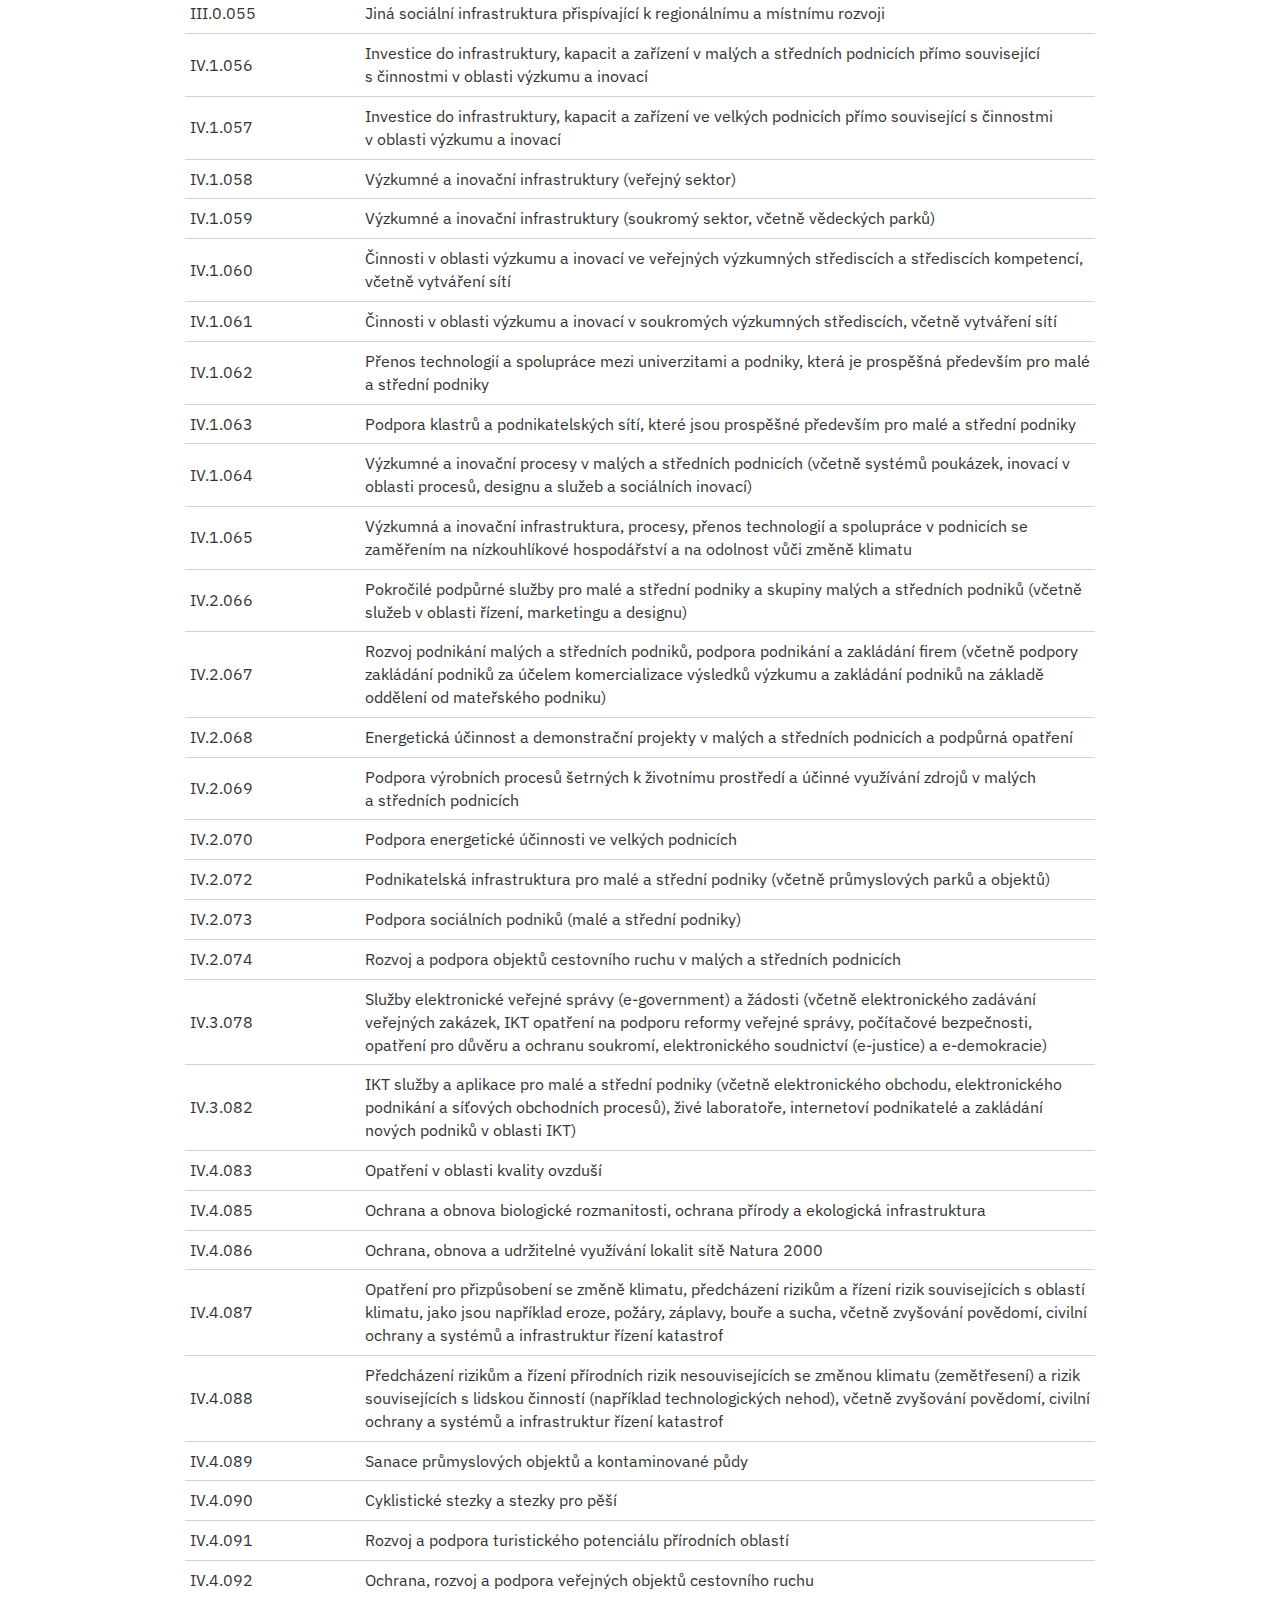
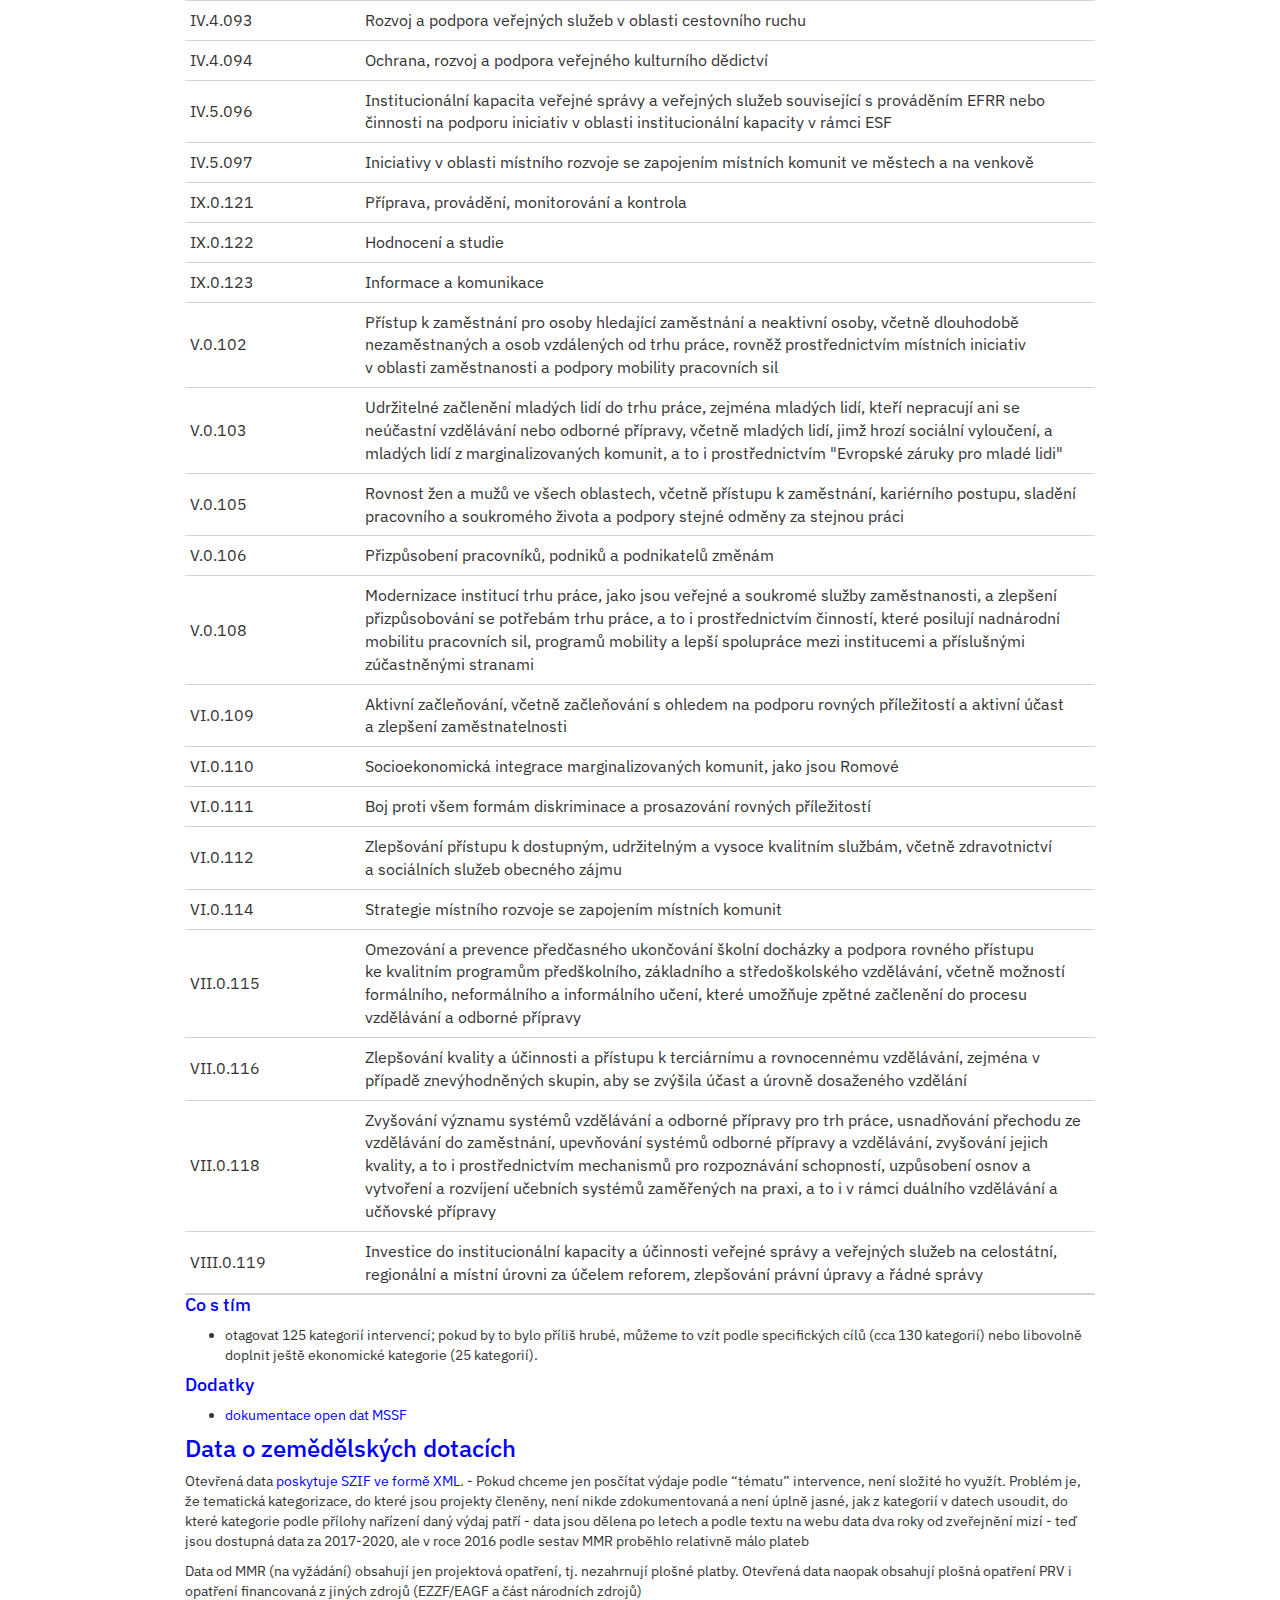
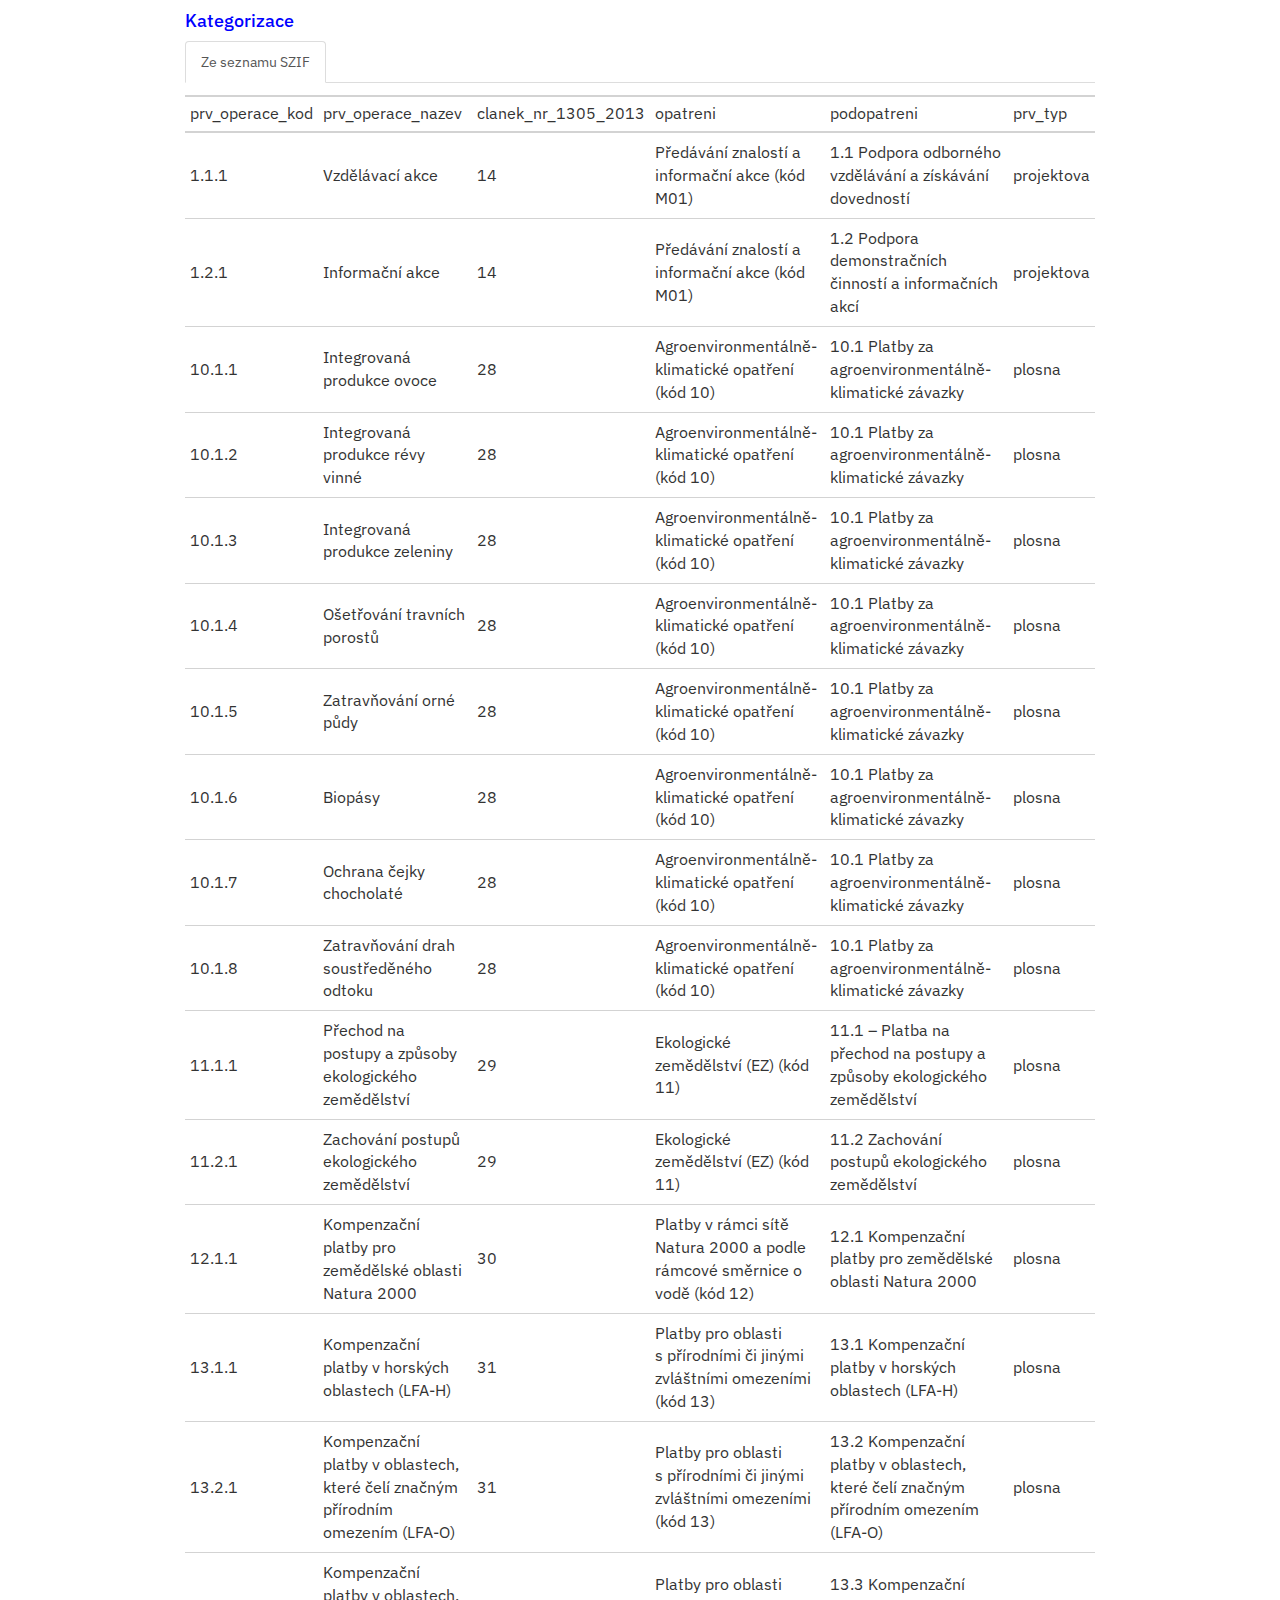
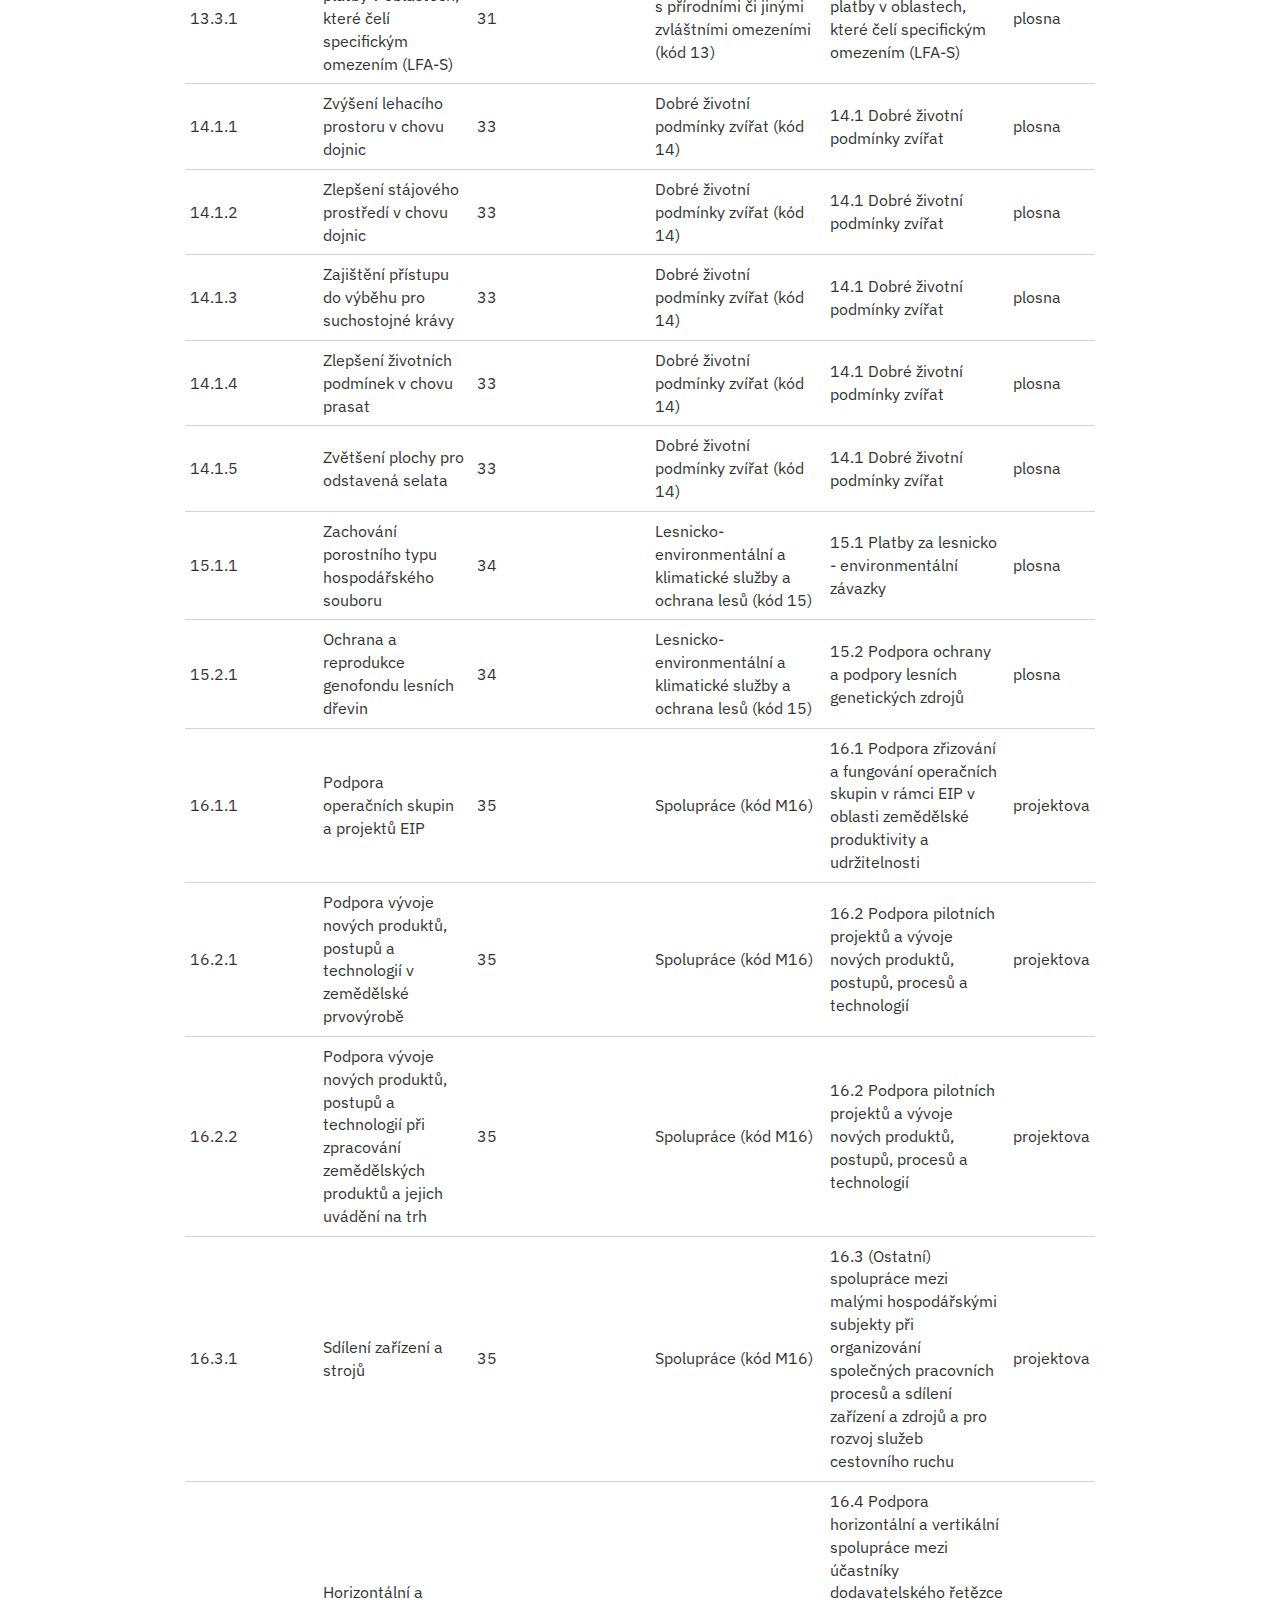
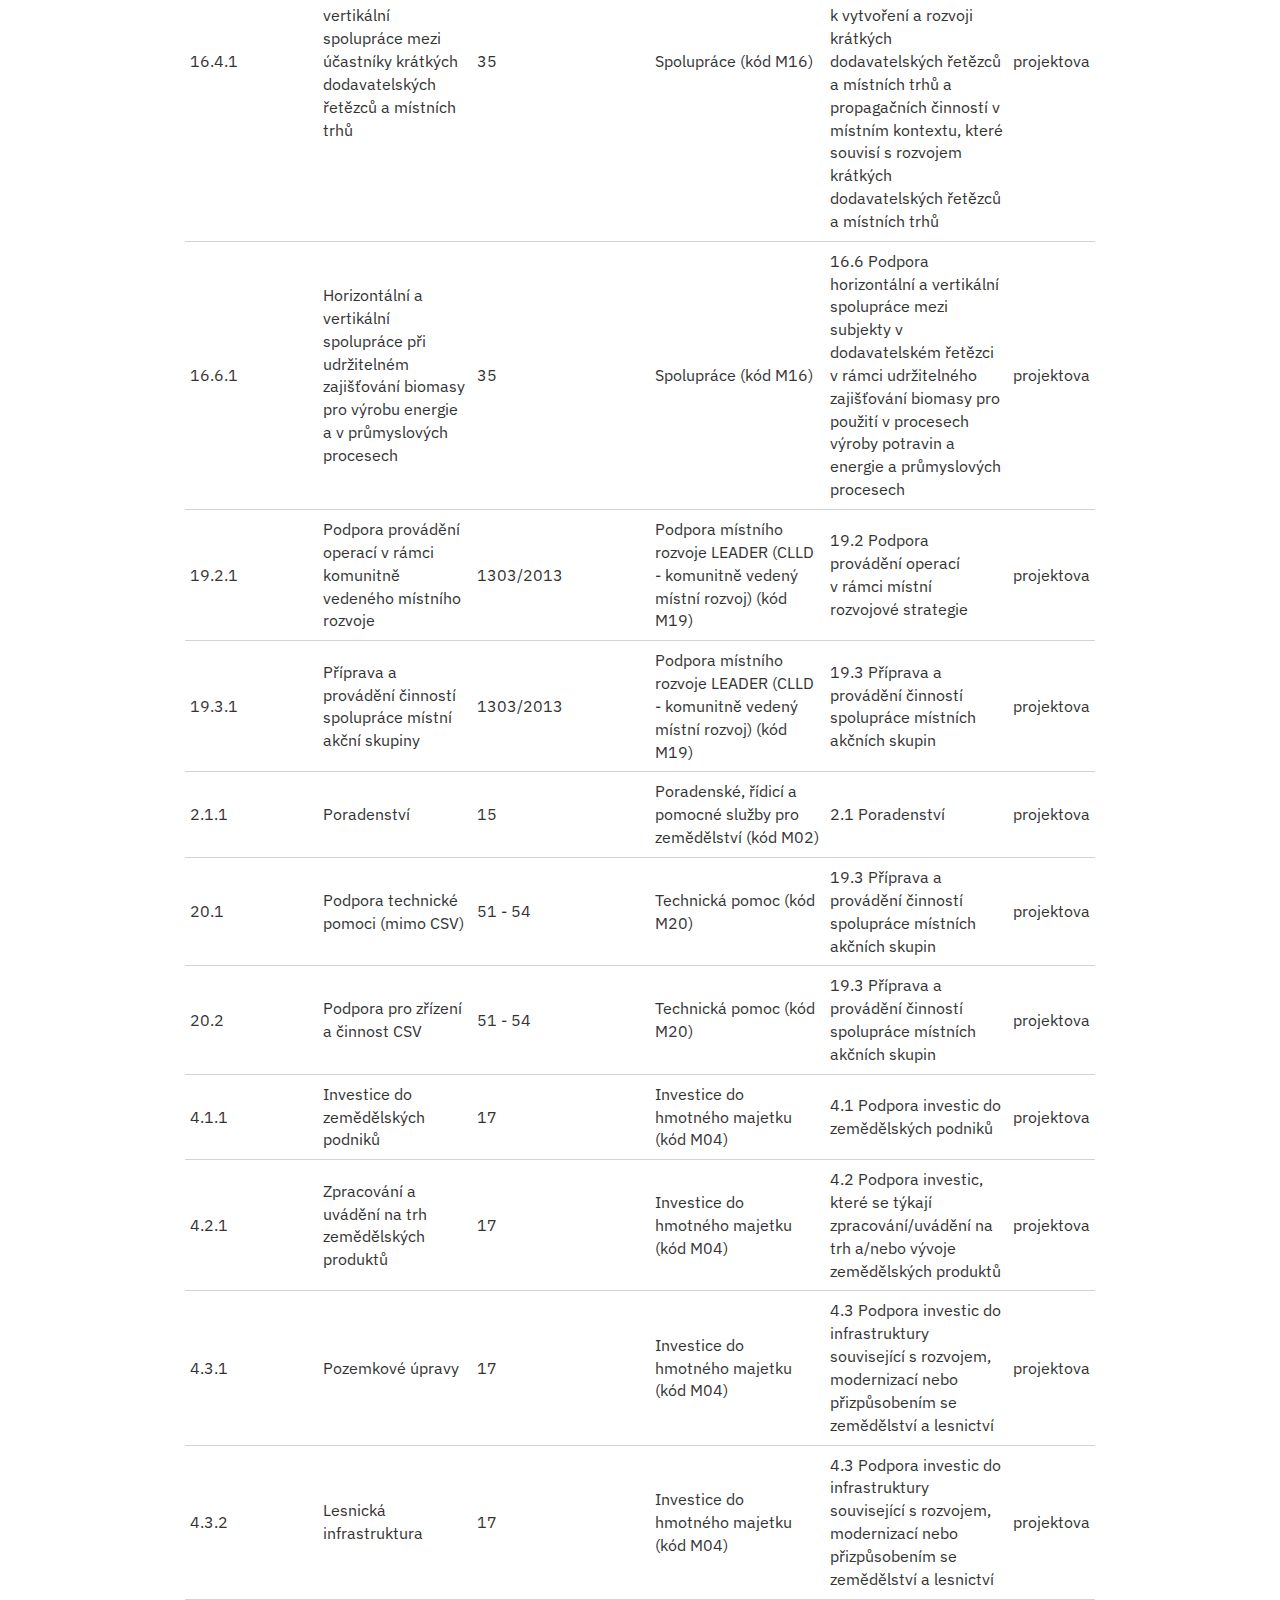
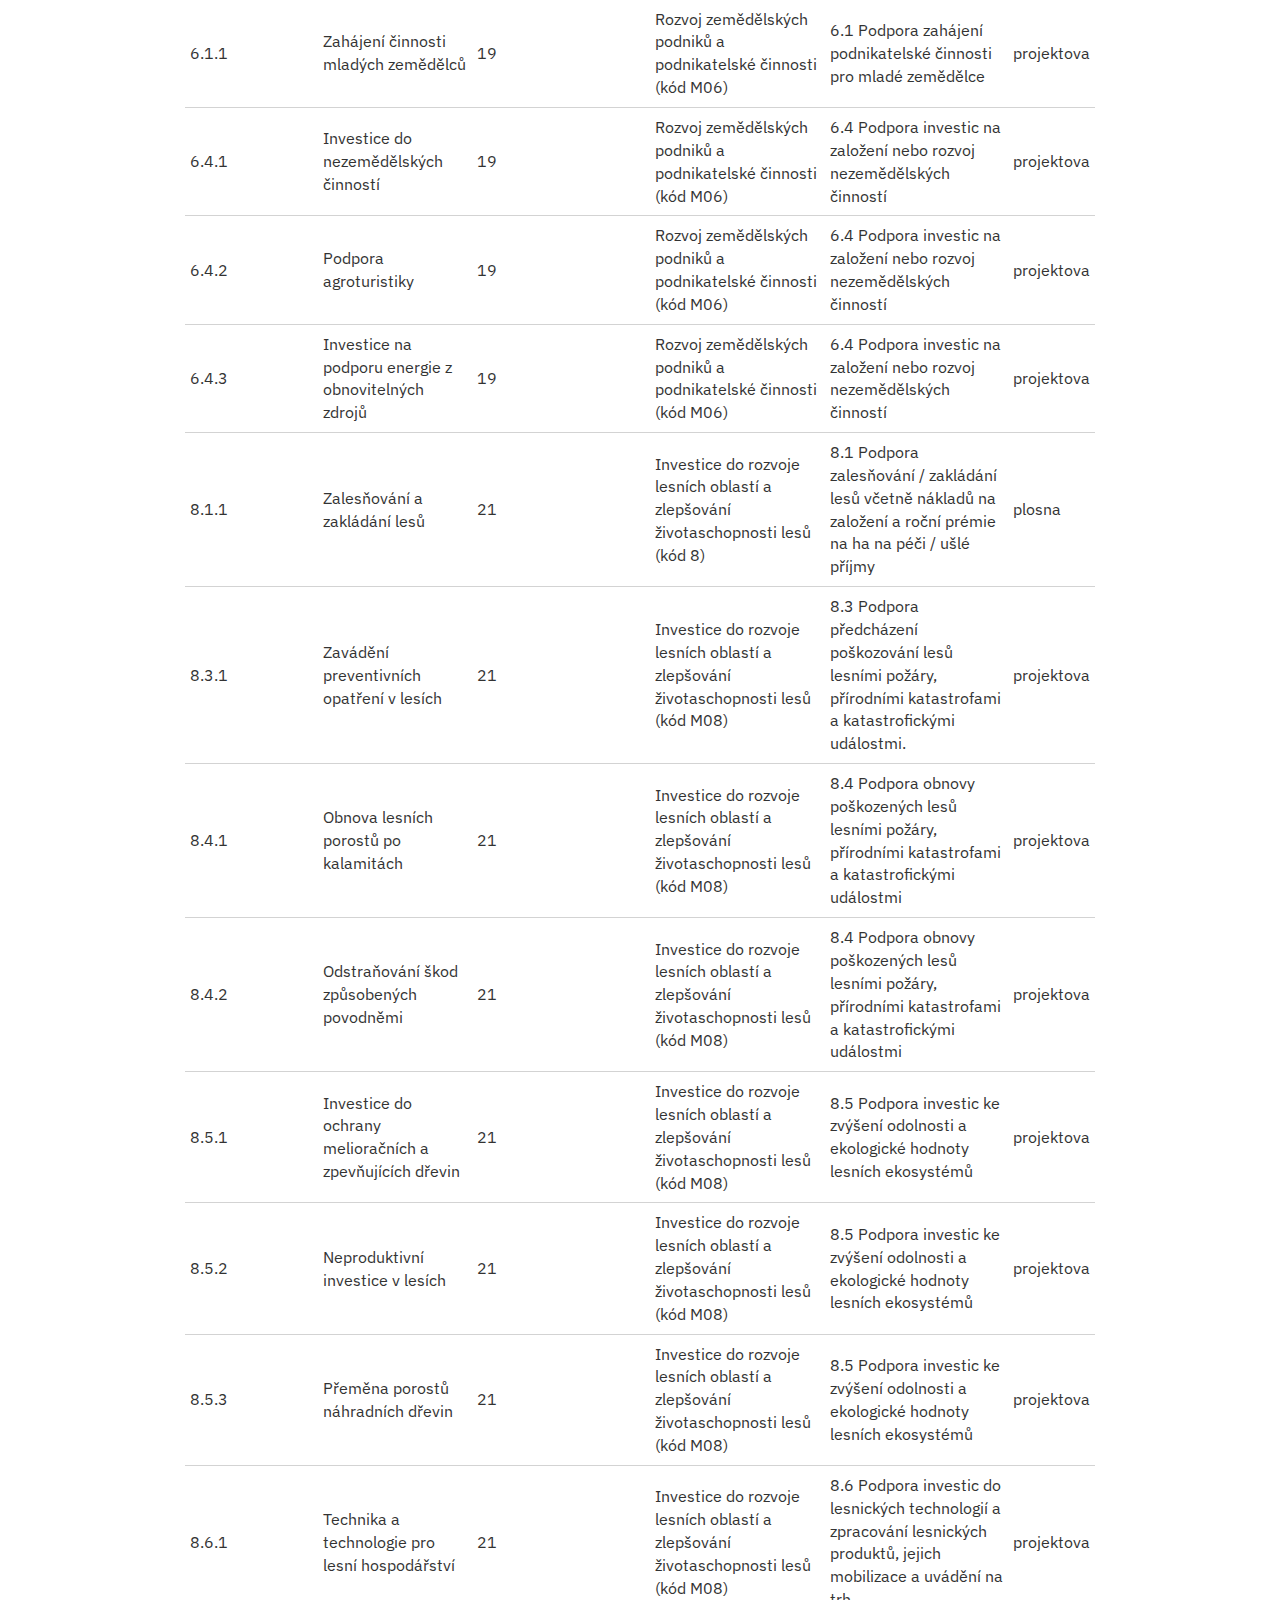
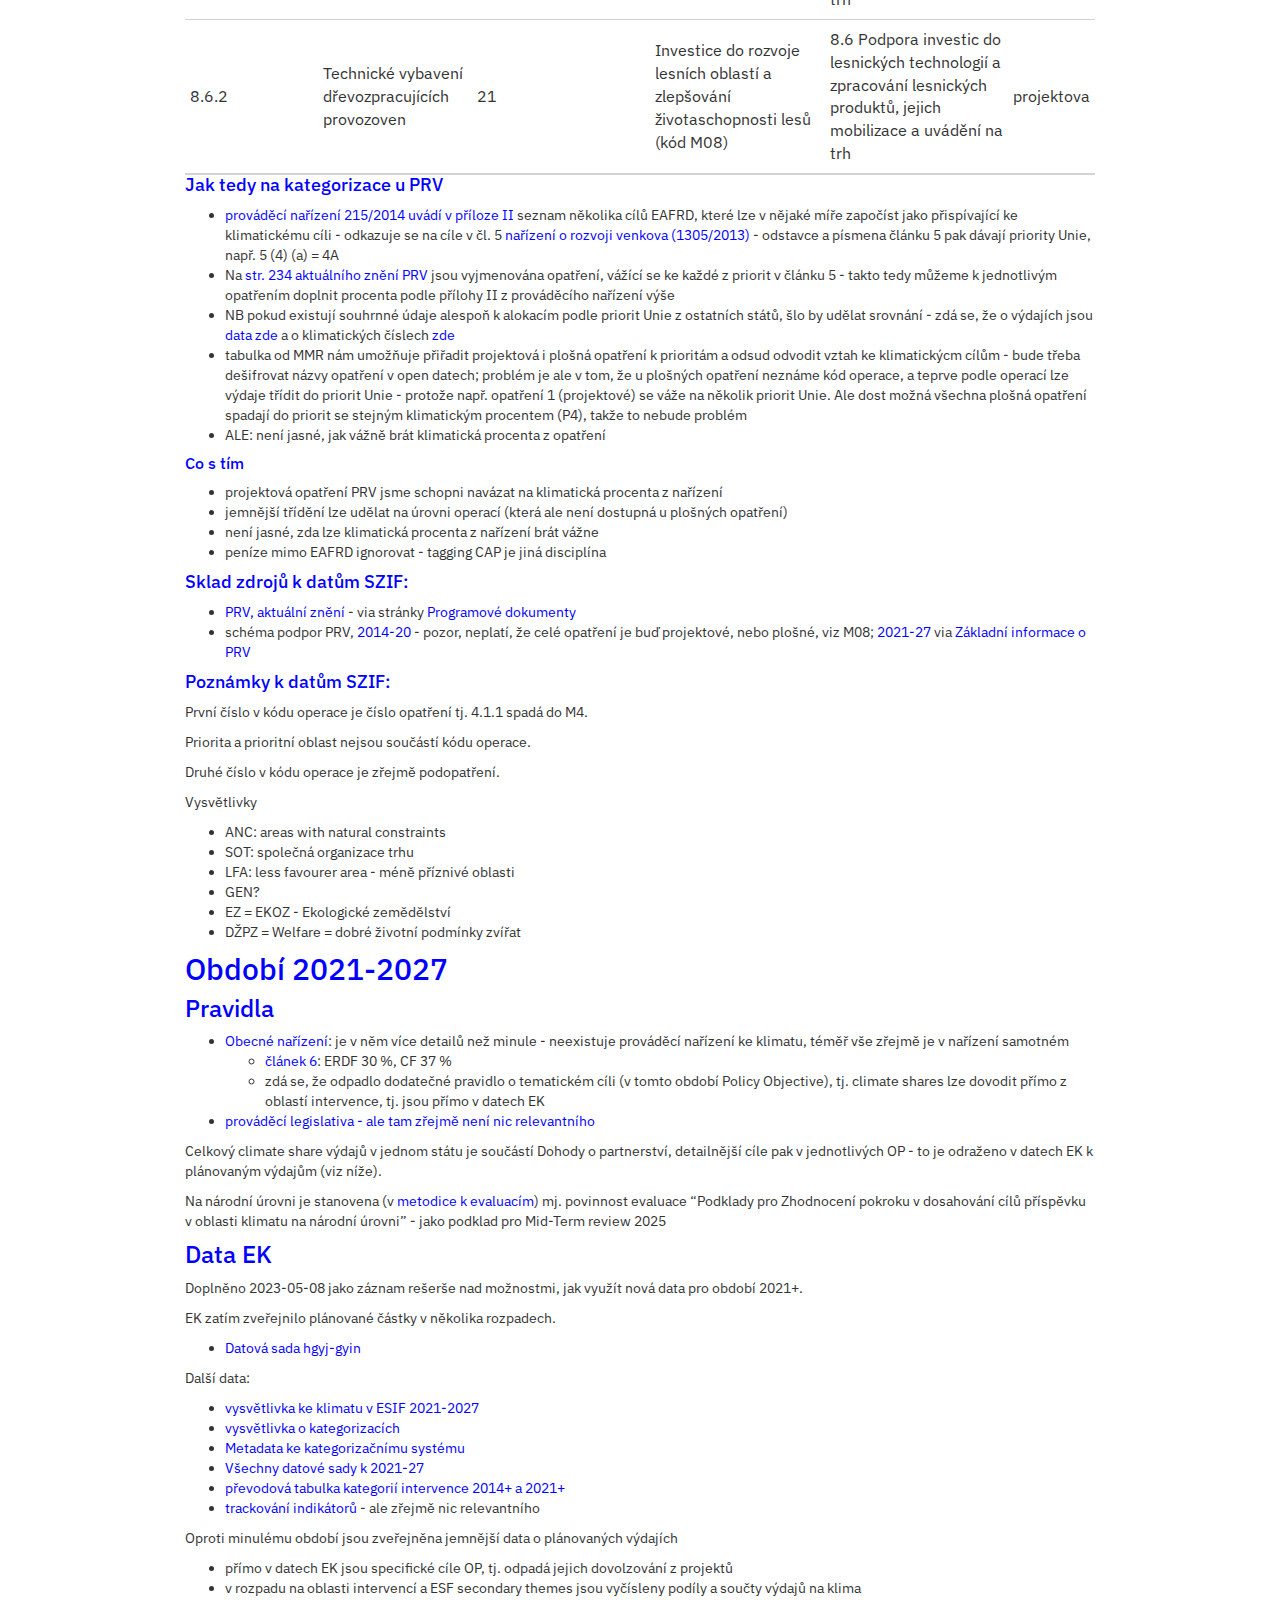
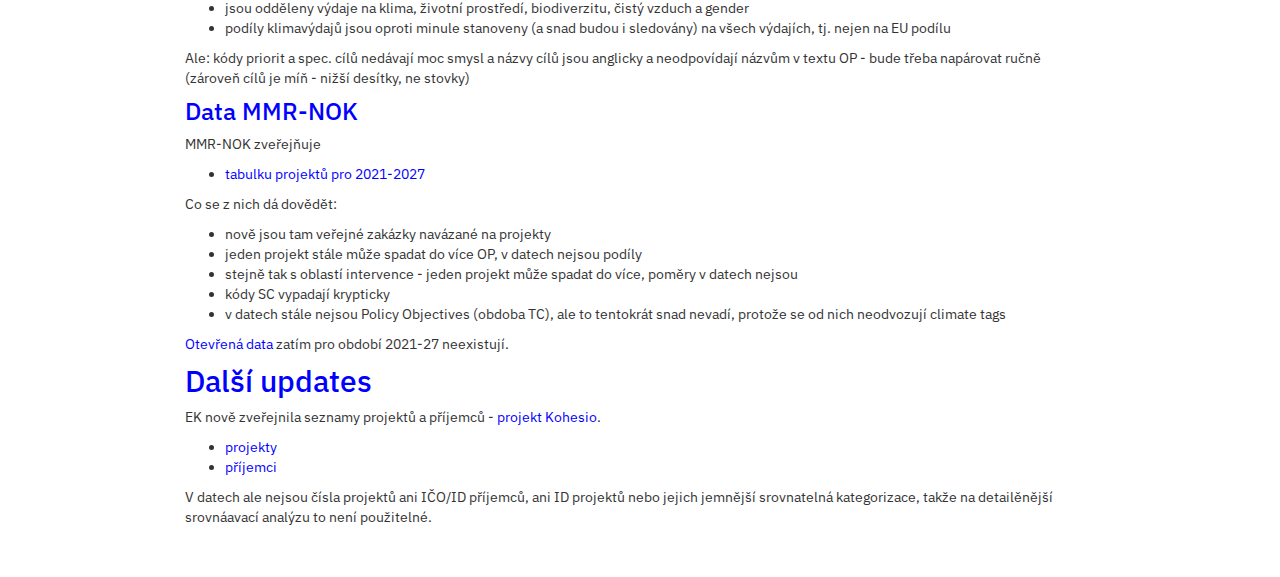
<file: docs/research.html>
<!DOCTYPE html>

<html>

<head>

<meta charset="utf-8" />
<meta name="generator" content="pandoc" />
<meta http-equiv="X-UA-Compatible" content="IE=EDGE" />




<title>Rešerše</title>

<script src="site_libs/header-attrs-2.21/header-attrs.js"></script>
<script src="site_libs/jquery-3.6.0/jquery-3.6.0.min.js"></script>
<meta name="viewport" content="width=device-width, initial-scale=1" />
<link href="site_libs/bootstrap-3.3.5/css/bootstrap.min.css" rel="stylesheet" />
<script src="site_libs/bootstrap-3.3.5/js/bootstrap.min.js"></script>
<script src="site_libs/bootstrap-3.3.5/shim/html5shiv.min.js"></script>
<script src="site_libs/bootstrap-3.3.5/shim/respond.min.js"></script>
<style>h1 {font-size: 34px;}
       h1.title {font-size: 38px;}
       h2 {font-size: 30px;}
       h3 {font-size: 24px;}
       h4 {font-size: 18px;}
       h5 {font-size: 16px;}
       h6 {font-size: 12px;}
       code {color: inherit; background-color: rgba(0, 0, 0, 0.04);}
       pre:not([class]) { background-color: white }</style>
<script src="site_libs/navigation-1.1/tabsets.js"></script>
<link href="site_libs/highlightjs-9.12.0/default.css" rel="stylesheet" />
<script src="site_libs/highlightjs-9.12.0/highlight.js"></script>
<link href="site_libs/pagedtable-1.1/css/pagedtable.css" rel="stylesheet" />
<script src="site_libs/pagedtable-1.1/js/pagedtable.js"></script>
<link href="site_libs/font-awesome-6.2.1/css/all.min.css" rel="stylesheet" />
<link href="site_libs/font-awesome-6.2.1/css/v4-shims.min.css" rel="stylesheet" />

<style type="text/css">
  code{white-space: pre-wrap;}
  span.smallcaps{font-variant: small-caps;}
  span.underline{text-decoration: underline;}
  div.column{display: inline-block; vertical-align: top; width: 50%;}
  div.hanging-indent{margin-left: 1.5em; text-indent: -1.5em;}
  ul.task-list{list-style: none;}
      .display.math{display: block; text-align: center; margin: 0.5rem auto;}
  </style>

<style type="text/css">code{white-space: pre;}</style>
<script type="text/javascript">
if (window.hljs) {
  hljs.configure({languages: []});
  hljs.initHighlightingOnLoad();
  if (document.readyState && document.readyState === "complete") {
    window.setTimeout(function() { hljs.initHighlighting(); }, 0);
  }
}
</script>






<link rel="stylesheet" href="site/site.css" type="text/css" />



<style type = "text/css">
.main-container {
  max-width: 940px;
  margin-left: auto;
  margin-right: auto;
}
img {
  max-width:100%;
}
.tabbed-pane {
  padding-top: 12px;
}
.html-widget {
  margin-bottom: 20px;
}
button.code-folding-btn:focus {
  outline: none;
}
summary {
  display: list-item;
}
details > summary > p:only-child {
  display: inline;
}
pre code {
  padding: 0;
}
</style>


<style type="text/css">
.dropdown-submenu {
  position: relative;
}
.dropdown-submenu>.dropdown-menu {
  top: 0;
  left: 100%;
  margin-top: -6px;
  margin-left: -1px;
  border-radius: 0 6px 6px 6px;
}
.dropdown-submenu:hover>.dropdown-menu {
  display: block;
}
.dropdown-submenu>a:after {
  display: block;
  content: " ";
  float: right;
  width: 0;
  height: 0;
  border-color: transparent;
  border-style: solid;
  border-width: 5px 0 5px 5px;
  border-left-color: #cccccc;
  margin-top: 5px;
  margin-right: -10px;
}
.dropdown-submenu:hover>a:after {
  border-left-color: #adb5bd;
}
.dropdown-submenu.pull-left {
  float: none;
}
.dropdown-submenu.pull-left>.dropdown-menu {
  left: -100%;
  margin-left: 10px;
  border-radius: 6px 0 6px 6px;
}
</style>

<script type="text/javascript">
// manage active state of menu based on current page
$(document).ready(function () {
  // active menu anchor
  href = window.location.pathname
  href = href.substr(href.lastIndexOf('/') + 1)
  if (href === "")
    href = "index.html";
  var menuAnchor = $('a[href="' + href + '"]');

  // mark the anchor link active (and if it's in a dropdown, also mark that active)
  var dropdown = menuAnchor.closest('li.dropdown');
  if (window.bootstrap) { // Bootstrap 4+
    menuAnchor.addClass('active');
    dropdown.find('> .dropdown-toggle').addClass('active');
  } else { // Bootstrap 3
    menuAnchor.parent().addClass('active');
    dropdown.addClass('active');
  }

  // Navbar adjustments
  var navHeight = $(".navbar").first().height() + 15;
  var style = document.createElement('style');
  var pt = "padding-top: " + navHeight + "px; ";
  var mt = "margin-top: -" + navHeight + "px; ";
  var css = "";
  // offset scroll position for anchor links (for fixed navbar)
  for (var i = 1; i <= 6; i++) {
    css += ".section h" + i + "{ " + pt + mt + "}\n";
  }
  style.innerHTML = "body {" + pt + "padding-bottom: 40px; }\n" + css;
  document.head.appendChild(style);
});
</script>

<!-- tabsets -->

<style type="text/css">
.tabset-dropdown > .nav-tabs {
  display: inline-table;
  max-height: 500px;
  min-height: 44px;
  overflow-y: auto;
  border: 1px solid #ddd;
  border-radius: 4px;
}

.tabset-dropdown > .nav-tabs > li.active:before, .tabset-dropdown > .nav-tabs.nav-tabs-open:before {
  content: "\e259";
  font-family: 'Glyphicons Halflings';
  display: inline-block;
  padding: 10px;
  border-right: 1px solid #ddd;
}

.tabset-dropdown > .nav-tabs.nav-tabs-open > li.active:before {
  content: "\e258";
  font-family: 'Glyphicons Halflings';
  border: none;
}

.tabset-dropdown > .nav-tabs > li.active {
  display: block;
}

.tabset-dropdown > .nav-tabs > li > a,
.tabset-dropdown > .nav-tabs > li > a:focus,
.tabset-dropdown > .nav-tabs > li > a:hover {
  border: none;
  display: inline-block;
  border-radius: 4px;
  background-color: transparent;
}

.tabset-dropdown > .nav-tabs.nav-tabs-open > li {
  display: block;
  float: none;
}

.tabset-dropdown > .nav-tabs > li {
  display: none;
}
</style>

<!-- code folding -->




</head>

<body>


<div class="container-fluid main-container">




<div class="navbar navbar-default  navbar-fixed-top" role="navigation">
  <div class="container">
    <div class="navbar-header">
      <button type="button" class="navbar-toggle collapsed" data-toggle="collapse" data-bs-toggle="collapse" data-target="#navbar" data-bs-target="#navbar">
        <span class="icon-bar"></span>
        <span class="icon-bar"></span>
        <span class="icon-bar"></span>
      </button>
      <a class="navbar-brand" href="index.html">ESIF tagging</a>
    </div>
    <div id="navbar" class="navbar-collapse collapse">
      <ul class="nav navbar-nav">
        <li class="dropdown">
  <a href="#" class="dropdown-toggle" data-toggle="dropdown" role="button" data-bs-toggle="dropdown" aria-expanded="false">
    Metodologie
     
    <span class="caret"></span>
  </a>
  <ul class="dropdown-menu" role="menu">
    <li>
      <a href="s_metodologie.html">Základní</a>
    </li>
    <li>
      <a href="s_doc.html">Technický popis</a>
    </li>
  </ul>
</li>
<li>
  <a href="s_output.html">Vizualizace 2014-20</a>
</li>
<li>
  <a href="ec2021plus.html">Vizualizace 2021+</a>
</li>
<li class="dropdown">
  <a href="#" class="dropdown-toggle" data-toggle="dropdown" role="button" data-bs-toggle="dropdown" aria-expanded="false">
    Náhledy
     
    <span class="caret"></span>
  </a>
  <ul class="dropdown-menu" role="menu">
    <li>
      <a href="sample.html">Příklady reklasifikovaných projektů</a>
    </li>
    <li>
      <a href="s_listing.html">Pomůcka pro ruční tagging</a>
    </li>
  </ul>
</li>
<li>
  <a href="log.html">Postup práce</a>
</li>
<li>
  <a href="research.html">Rešerše</a>
</li>
<li class="dropdown">
  <a href="#" class="dropdown-toggle" data-toggle="dropdown" role="button" data-bs-toggle="dropdown" aria-expanded="false">
    Technická dokumentace
     
    <span class="caret"></span>
  </a>
  <ul class="dropdown-menu" role="menu">
    <li>
      <a href="s_inputchecks.html">Validace vstupů</a>
    </li>
    <li>
      <a href="dev.html">Vývojářská dokumentace</a>
    </li>
  </ul>
</li>
      </ul>
      <ul class="nav navbar-nav navbar-right">
        <li>
  <a href="https://github.com/cdeorgcz/esiftagging">
    <span class="fab fa-github fa-lg"></span>
     
  </a>
</li>
<li>
  <a href="https://petrbouchal.xyz">
    <span class="fas fa-asterisk fa-lg"></span>
     
  </a>
</li>
      </ul>
    </div><!--/.nav-collapse -->
  </div><!--/.container -->
</div><!--/.navbar -->

<div id="header">



<h1 class="title toc-ignore">Rešerše</h1>

</div>

<div id="TOC">
<ul>
<li><a href="#koncepční-úvaha-jak-na-kategorizace"
id="toc-koncepční-úvaha-jak-na-kategorizace">Koncepční úvaha: jak na
kategorizace</a></li>
<li><a href="#z-čeho-můžeme-vyjít-v-datech"
id="toc-z-čeho-můžeme-vyjít-v-datech">Z čeho můžeme vyjít v datech</a>
<ul>
<li><a href="#data-o-esi-fondech-mimo-prv"
id="toc-data-o-esi-fondech-mimo-prv">Data o ESI fondech mimo PRV</a>
<ul>
<li><a href="#kategorizace" id="toc-kategorizace">Kategorizace</a></li>
<li><a href="#co-s-tím" id="toc-co-s-tím">Co s tím</a></li>
<li><a href="#dodatky" id="toc-dodatky">Dodatky</a></li>
</ul></li>
<li><a href="#data-o-zemědělských-dotacích"
id="toc-data-o-zemědělských-dotacích">Data o zemědělských dotacích</a>
<ul>
<li><a href="#kategorizace-1"
id="toc-kategorizace-1">Kategorizace</a></li>
<li><a href="#jak-tedy-na-kategorizace-u-prv"
id="toc-jak-tedy-na-kategorizace-u-prv">Jak tedy na kategorizace u
PRV</a></li>
<li><a href="#sklad-zdrojů-k-datům-szif"
id="toc-sklad-zdrojů-k-datům-szif">Sklad zdrojů k datům SZIF:</a></li>
<li><a href="#poznámky-k-datům-szif"
id="toc-poznámky-k-datům-szif">Poznámky k datům SZIF:</a></li>
</ul></li>
</ul></li>
<li><a href="#období-2021-2027" id="toc-období-2021-2027">Období
2021-2027</a>
<ul>
<li><a href="#pravidla" id="toc-pravidla">Pravidla</a></li>
<li><a href="#data-ek" id="toc-data-ek">Data EK</a></li>
<li><a href="#data-mmr-nok" id="toc-data-mmr-nok">Data MMR-NOK</a></li>
</ul></li>
<li><a href="#další-updates" id="toc-další-updates">Další
updates</a></li>
</ul>
</div>

<p>Tento dokument slouží jako shrnutí sesbíraných informací k možnostem
rozpadu dat o výdajích z ESI fondů na kategorie použitelné pro climate
tagging - a jako skladiště poznámek, odkazů a zdrojů.</p>
<div id="koncepční-úvaha-jak-na-kategorizace" class="section level2">
<h2>Koncepční úvaha: jak na kategorizace</h2>
<ul>
<li><p><a
href="https://ec.europa.eu/clima/sites/clima/files/docs/tracking_climate_expenditure_en.pdf">shrnutí
EK</a> o monitoringu výdajů ve vztahu ke klimatu</p></li>
<li><p><a
href="https://ec.europa.eu/info/sites/default/files/business_economy_euro/banking_and_finance/documents/200309-sustainable-finance-teg-final-report-taxonomy-annexes_en.pdf">technická
zpráva k témuž</a></p></li>
<li><p><a
href="https://www.europarl.europa.eu/RegData/etudes/STUD/2020/654166/IPOL_STU(2020)654166_EN.pdf">studie
pro EP</a> (červenec 2020)</p></li>
<li><p><a
href="http://trinomics.eu/wp-content/uploads/2018/07/Climate-mainstreaming-in-the-EU-Budget-preparing-for-the-next-MFF.pdf">Climate
mainstreaming in the EU Budget: preparing for the next MFF</a> - report
pro EK (2017)</p></li>
<li><p>metodologie <a
href="https://www.greenrecoverytracker.org/methodology">Green Recovery
Tracker</a></p></li>
<li><p>RRF kategorizace - Annex VI v <a
href="https://eur-lex.europa.eu/legal-content/EN/TXT/HTML/?uri=CELEX:32021R0241&amp;from=EN#d1e32-63-1">Reg.
2021/241</a></p>
<ul>
<li>cca 144 kategorií - podobné, ale jiné než 12X kategorií pro ESIF
2014-20</li>
</ul></li>
</ul>
</div>
<div id="z-čeho-můžeme-vyjít-v-datech" class="section level2">
<h2>Z čeho můžeme vyjít v datech</h2>
<ul>
<li>data o PRV a obecně zemědělských dotacích fungují jinak, než data o
“běžných” ESI programech</li>
<li>pro obě sady můžeme pracovat buď s hrubšími veřejnými daty, nebo s
jemnějšími daty, která na žádost poskytuje MMR - zde je potřeba ověřit,
zda je můžeme použít, popř. co z nich zveřejnit, a zda je dostaneme i v
budoucnu</li>
</ul>
<div id="data-o-esi-fondech-mimo-prv" class="section level3">
<h3>Data o ESI fondech mimo PRV</h3>
<p><strong>Otevřená data</strong> poskytuje MMR ve dvou formách:</p>
<ul>
<li>nešikovné a dost hrubé XML jako <a
href="http://data.mmr.cz/organization/54b77179-1047-4548-8037-9128009ee11e?tags=esif">oficiální
otevřená data</a> - stálo by dost energie to zpracovat do použitelné
podoby, což zřejmě ani nestojí za to
<ul>
<li>obsahuje aspoň nějaké informace o specifických cílech</li>
<li>oproti Excelu zde nenajdeme informace o (tematických) kategoriích
intervencí a o ekonomických kategoriích intervencí</li>
</ul></li>
<li>praktičtější <a
href="https://dotaceeu.cz/cs/statistiky-a-analyzy/seznamy-prijemcu">Excel
tabulku</a>, která je ale hůře zdokumentovaná a není u ní technická
garance dostupnosti a stability
<ul>
<li>Oproti sestavám od MMR zde nenajdeme procentuální rozdělení projektů
mezi jednotlivé specifické cíle, oblasti intervence nebo ekonomické
kategorie intervence.</li>
<li>Oproti XML zde nenajdeme informaci o řazení projektu do specifického
cíle</li>
</ul></li>
<li><a
href="https://eur-lex.europa.eu/legal-content/EN/TXT/HTML/?uri=CELEX:32014R0215&amp;from=EN#d1e32-81-1">prováděcí
nařízení 215/2014 uvádí v příloze I</a> 125 oblastí intervencí (ty u
projektů známe) a jejich procentuální započtení ke klimatickým
cílům</li>
</ul>
<div id="kategorizace" class="section level4 tabset pills">
<h4 class="tabset pills">Kategorizace</h4>
<div id="oblasti-intervencí" class="section level5">
<h5>Oblasti intervencí</h5>
<div id="yxoyvmlxeg" style="overflow-x:auto;overflow-y:auto;width:auto;height:auto;">
<style>html {
  font-family: -apple-system, BlinkMacSystemFont, 'Segoe UI', Roboto, Oxygen, Ubuntu, Cantarell, 'Helvetica Neue', 'Fira Sans', 'Droid Sans', Arial, sans-serif;
}

#yxoyvmlxeg .gt_table {
  display: table;
  border-collapse: collapse;
  margin-left: auto;
  margin-right: auto;
  color: #333333;
  font-size: 16px;
  font-weight: normal;
  font-style: normal;
  background-color: #FFFFFF;
  width: auto;
  border-top-style: solid;
  border-top-width: 2px;
  border-top-color: #A8A8A8;
  border-right-style: none;
  border-right-width: 2px;
  border-right-color: #D3D3D3;
  border-bottom-style: solid;
  border-bottom-width: 2px;
  border-bottom-color: #A8A8A8;
  border-left-style: none;
  border-left-width: 2px;
  border-left-color: #D3D3D3;
}

#yxoyvmlxeg .gt_heading {
  background-color: #FFFFFF;
  text-align: center;
  border-bottom-color: #FFFFFF;
  border-left-style: none;
  border-left-width: 1px;
  border-left-color: #D3D3D3;
  border-right-style: none;
  border-right-width: 1px;
  border-right-color: #D3D3D3;
}

#yxoyvmlxeg .gt_title {
  color: #333333;
  font-size: 125%;
  font-weight: initial;
  padding-top: 4px;
  padding-bottom: 4px;
  border-bottom-color: #FFFFFF;
  border-bottom-width: 0;
}

#yxoyvmlxeg .gt_subtitle {
  color: #333333;
  font-size: 85%;
  font-weight: initial;
  padding-top: 0;
  padding-bottom: 6px;
  border-top-color: #FFFFFF;
  border-top-width: 0;
}

#yxoyvmlxeg .gt_bottom_border {
  border-bottom-style: solid;
  border-bottom-width: 2px;
  border-bottom-color: #D3D3D3;
}

#yxoyvmlxeg .gt_col_headings {
  border-top-style: solid;
  border-top-width: 2px;
  border-top-color: #D3D3D3;
  border-bottom-style: solid;
  border-bottom-width: 2px;
  border-bottom-color: #D3D3D3;
  border-left-style: none;
  border-left-width: 1px;
  border-left-color: #D3D3D3;
  border-right-style: none;
  border-right-width: 1px;
  border-right-color: #D3D3D3;
}

#yxoyvmlxeg .gt_col_heading {
  color: #333333;
  background-color: #FFFFFF;
  font-size: 100%;
  font-weight: normal;
  text-transform: inherit;
  border-left-style: none;
  border-left-width: 1px;
  border-left-color: #D3D3D3;
  border-right-style: none;
  border-right-width: 1px;
  border-right-color: #D3D3D3;
  vertical-align: bottom;
  padding-top: 5px;
  padding-bottom: 6px;
  padding-left: 5px;
  padding-right: 5px;
  overflow-x: hidden;
}

#yxoyvmlxeg .gt_column_spanner_outer {
  color: #333333;
  background-color: #FFFFFF;
  font-size: 100%;
  font-weight: normal;
  text-transform: inherit;
  padding-top: 0;
  padding-bottom: 0;
  padding-left: 4px;
  padding-right: 4px;
}

#yxoyvmlxeg .gt_column_spanner_outer:first-child {
  padding-left: 0;
}

#yxoyvmlxeg .gt_column_spanner_outer:last-child {
  padding-right: 0;
}

#yxoyvmlxeg .gt_column_spanner {
  border-bottom-style: solid;
  border-bottom-width: 2px;
  border-bottom-color: #D3D3D3;
  vertical-align: bottom;
  padding-top: 5px;
  padding-bottom: 5px;
  overflow-x: hidden;
  display: inline-block;
  width: 100%;
}

#yxoyvmlxeg .gt_group_heading {
  padding: 8px;
  color: #333333;
  background-color: #FFFFFF;
  font-size: 100%;
  font-weight: initial;
  text-transform: inherit;
  border-top-style: solid;
  border-top-width: 2px;
  border-top-color: #D3D3D3;
  border-bottom-style: solid;
  border-bottom-width: 2px;
  border-bottom-color: #D3D3D3;
  border-left-style: none;
  border-left-width: 1px;
  border-left-color: #D3D3D3;
  border-right-style: none;
  border-right-width: 1px;
  border-right-color: #D3D3D3;
  vertical-align: middle;
}

#yxoyvmlxeg .gt_empty_group_heading {
  padding: 0.5px;
  color: #333333;
  background-color: #FFFFFF;
  font-size: 100%;
  font-weight: initial;
  border-top-style: solid;
  border-top-width: 2px;
  border-top-color: #D3D3D3;
  border-bottom-style: solid;
  border-bottom-width: 2px;
  border-bottom-color: #D3D3D3;
  vertical-align: middle;
}

#yxoyvmlxeg .gt_from_md > :first-child {
  margin-top: 0;
}

#yxoyvmlxeg .gt_from_md > :last-child {
  margin-bottom: 0;
}

#yxoyvmlxeg .gt_row {
  padding-top: 8px;
  padding-bottom: 8px;
  padding-left: 5px;
  padding-right: 5px;
  margin: 10px;
  border-top-style: solid;
  border-top-width: 1px;
  border-top-color: #D3D3D3;
  border-left-style: none;
  border-left-width: 1px;
  border-left-color: #D3D3D3;
  border-right-style: none;
  border-right-width: 1px;
  border-right-color: #D3D3D3;
  vertical-align: middle;
  overflow-x: hidden;
}

#yxoyvmlxeg .gt_stub {
  color: #333333;
  background-color: #FFFFFF;
  font-size: 100%;
  font-weight: initial;
  text-transform: inherit;
  border-right-style: solid;
  border-right-width: 2px;
  border-right-color: #D3D3D3;
  padding-left: 12px;
}

#yxoyvmlxeg .gt_summary_row {
  color: #333333;
  background-color: #FFFFFF;
  text-transform: inherit;
  padding-top: 8px;
  padding-bottom: 8px;
  padding-left: 5px;
  padding-right: 5px;
}

#yxoyvmlxeg .gt_first_summary_row {
  padding-top: 8px;
  padding-bottom: 8px;
  padding-left: 5px;
  padding-right: 5px;
  border-top-style: solid;
  border-top-width: 2px;
  border-top-color: #D3D3D3;
}

#yxoyvmlxeg .gt_grand_summary_row {
  color: #333333;
  background-color: #FFFFFF;
  text-transform: inherit;
  padding-top: 8px;
  padding-bottom: 8px;
  padding-left: 5px;
  padding-right: 5px;
}

#yxoyvmlxeg .gt_first_grand_summary_row {
  padding-top: 8px;
  padding-bottom: 8px;
  padding-left: 5px;
  padding-right: 5px;
  border-top-style: double;
  border-top-width: 6px;
  border-top-color: #D3D3D3;
}

#yxoyvmlxeg .gt_striped {
  background-color: rgba(128, 128, 128, 0.05);
}

#yxoyvmlxeg .gt_table_body {
  border-top-style: solid;
  border-top-width: 2px;
  border-top-color: #D3D3D3;
  border-bottom-style: solid;
  border-bottom-width: 2px;
  border-bottom-color: #D3D3D3;
}

#yxoyvmlxeg .gt_footnotes {
  color: #333333;
  background-color: #FFFFFF;
  border-bottom-style: none;
  border-bottom-width: 2px;
  border-bottom-color: #D3D3D3;
  border-left-style: none;
  border-left-width: 2px;
  border-left-color: #D3D3D3;
  border-right-style: none;
  border-right-width: 2px;
  border-right-color: #D3D3D3;
}

#yxoyvmlxeg .gt_footnote {
  margin: 0px;
  font-size: 90%;
  padding: 4px;
}

#yxoyvmlxeg .gt_sourcenotes {
  color: #333333;
  background-color: #FFFFFF;
  border-bottom-style: none;
  border-bottom-width: 2px;
  border-bottom-color: #D3D3D3;
  border-left-style: none;
  border-left-width: 2px;
  border-left-color: #D3D3D3;
  border-right-style: none;
  border-right-width: 2px;
  border-right-color: #D3D3D3;
}

#yxoyvmlxeg .gt_sourcenote {
  font-size: 90%;
  padding: 4px;
}

#yxoyvmlxeg .gt_left {
  text-align: left;
}

#yxoyvmlxeg .gt_center {
  text-align: center;
}

#yxoyvmlxeg .gt_right {
  text-align: right;
  font-variant-numeric: tabular-nums;
}

#yxoyvmlxeg .gt_font_normal {
  font-weight: normal;
}

#yxoyvmlxeg .gt_font_bold {
  font-weight: bold;
}

#yxoyvmlxeg .gt_font_italic {
  font-style: italic;
}

#yxoyvmlxeg .gt_super {
  font-size: 65%;
}

#yxoyvmlxeg .gt_footnote_marks {
  font-style: italic;
  font-weight: normal;
  font-size: 65%;
}
</style>
<table class="gt_table">
  
  <thead class="gt_col_headings">
    <tr>
      <th class="gt_col_heading gt_columns_bottom_border gt_left" rowspan="1" colspan="1">oblast_intervence_kod</th>
      <th class="gt_col_heading gt_columns_bottom_border gt_left" rowspan="1" colspan="1">oblast_intervence_nazev</th>
    </tr>
  </thead>
  <tbody class="gt_table_body">
    <tr><td class="gt_row gt_left">I.0.002</td>
<td class="gt_row gt_left">Výzkumné a inovační procesy ve velkých podnicích</td></tr>
    <tr><td class="gt_row gt_left">I.0.003</td>
<td class="gt_row gt_left">Produktivní investice do velkých podniků související s nízkouhlíkovým hospodářstvím</td></tr>
    <tr><td class="gt_row gt_left">I.0.004</td>
<td class="gt_row gt_left">Produktivní investice související se spoluprací mezi velkými podniky a malými a středními podniky za účelem vývoje výrobků a služeb informačních a komunikačních technologií (dále jen ?IKT?), elektronického obchodu a zvyšování poptávky po IKT</td></tr>
    <tr><td class="gt_row gt_left">II.1.005</td>
<td class="gt_row gt_left">Elektřina (skladování a přenos)</td></tr>
    <tr><td class="gt_row gt_left">II.1.009</td>
<td class="gt_row gt_left">Energie z obnovitelných zdrojů: větrná</td></tr>
    <tr><td class="gt_row gt_left">II.1.010</td>
<td class="gt_row gt_left">Energie z obnovitelných zdrojů: solární</td></tr>
    <tr><td class="gt_row gt_left">II.1.011</td>
<td class="gt_row gt_left">Energie z obnovitelných zdrojů: z biomasy</td></tr>
    <tr><td class="gt_row gt_left">II.1.012</td>
<td class="gt_row gt_left">Jiné obnovitelné zdroje energie (včetně vodních, geotermálních a mořských elektráren) a integrace energie z obnovitelných zdrojů (včetně skladování, konverze elektřiny na plyn a infrastruktur vodíku z obnovitelných zdrojů)</td></tr>
    <tr><td class="gt_row gt_left">II.1.013</td>
<td class="gt_row gt_left">Energeticky účinná renovace veřejné infrastruktury, demonstrační projekty a podpůrná opatření</td></tr>
    <tr><td class="gt_row gt_left">II.1.014</td>
<td class="gt_row gt_left">Energeticky účinná renovace stávajícího bytového a domovního fondu, demonstrační projekty a podpůrná opatření</td></tr>
    <tr><td class="gt_row gt_left">II.1.015</td>
<td class="gt_row gt_left">Distribuční systémy inteligentní energie středního a nízkého napětí (včetně inteligentních sítí a systémů IKT)</td></tr>
    <tr><td class="gt_row gt_left">II.1.016</td>
<td class="gt_row gt_left">Vysoce účinná kombinovaná výroba tepla a elektřiny a dálkové vytápění</td></tr>
    <tr><td class="gt_row gt_left">II.2.017</td>
<td class="gt_row gt_left">Nakládání s odpady v domácnostech (včetně opatření týkajících se minimalizace, třídění a recyklace)</td></tr>
    <tr><td class="gt_row gt_left">II.2.018</td>
<td class="gt_row gt_left">Nakládání s odpady v domácnostech (včetně opatření týkajících se mechanicko-biologického zpracování, tepelného ošetření, spalování odpadu a skládkování)</td></tr>
    <tr><td class="gt_row gt_left">II.2.019</td>
<td class="gt_row gt_left">Nakládání s živnostenskými, průmyslovými a nebezpečnými odpady</td></tr>
    <tr><td class="gt_row gt_left">II.2.020</td>
<td class="gt_row gt_left">Poskytování vody pro lidskou spotřebu (čerpání, zpracování, skladování a distribuční infrastruktura)</td></tr>
    <tr><td class="gt_row gt_left">II.2.021</td>
<td class="gt_row gt_left">Hospodaření s vodou a skladování pitné vody (včetně správy povodí, zásobování vodou, zvláštních opatření pro přizpůsobení se změně klimatu, oblastních systémů měření a systémů měření jednotlivých spotřebitelů, systémů poplatků a snižování úniků)</td></tr>
    <tr><td class="gt_row gt_left">II.2.022</td>
<td class="gt_row gt_left">Čištění odpadních vod</td></tr>
    <tr><td class="gt_row gt_left">II.3.024</td>
<td class="gt_row gt_left">Železnice (hlavní síť TEN-T)</td></tr>
    <tr><td class="gt_row gt_left">II.3.025</td>
<td class="gt_row gt_left">Železnice (globální síť TEN-T)</td></tr>
    <tr><td class="gt_row gt_left">II.3.026</td>
<td class="gt_row gt_left">Ostatní železnice</td></tr>
    <tr><td class="gt_row gt_left">II.3.027</td>
<td class="gt_row gt_left">Mobilní majetek železnic</td></tr>
    <tr><td class="gt_row gt_left">II.3.028</td>
<td class="gt_row gt_left">Dálnice a silnice TEN-T ? hlavní síť (nově postavené)</td></tr>
    <tr><td class="gt_row gt_left">II.3.029</td>
<td class="gt_row gt_left">Dálnice a silnice TEN-T ? globální síť (nově postavené)</td></tr>
    <tr><td class="gt_row gt_left">II.3.030</td>
<td class="gt_row gt_left">Vedlejší silniční spojení a uzly silniční sítě TEN-T (nově postavené)</td></tr>
    <tr><td class="gt_row gt_left">II.3.031</td>
<td class="gt_row gt_left">Jiné vnitrostátní a regionální silnice (nově postavené)</td></tr>
    <tr><td class="gt_row gt_left">II.3.033</td>
<td class="gt_row gt_left">Rekonstruované nebo modernizované silnice TEN-T</td></tr>
    <tr><td class="gt_row gt_left">II.3.034</td>
<td class="gt_row gt_left">Ostatní rekonstruované nebo modernizované silnice (dálnice, vnitrostátní, regionální či místní silnice)</td></tr>
    <tr><td class="gt_row gt_left">II.3.035</td>
<td class="gt_row gt_left">Multimodální doprava (TEN-T)</td></tr>
    <tr><td class="gt_row gt_left">II.3.036</td>
<td class="gt_row gt_left">Multimodální doprava</td></tr>
    <tr><td class="gt_row gt_left">II.4.043</td>
<td class="gt_row gt_left">Infrastruktura čisté městské dopravy a její propagace (včetně zařízení a kolejových vozidel)</td></tr>
    <tr><td class="gt_row gt_left">II.4.044</td>
<td class="gt_row gt_left">Inteligentní dopravní systémy (včetně zavedení správy poptávky, odbavovacích systémů, IT systémů pro sledování, kontrolu a poskytování informací)</td></tr>
    <tr><td class="gt_row gt_left">II.5.046</td>
<td class="gt_row gt_left">IKT: širokopásmová síť s vysokou přenosovou rychlostí (přístupové/účastnické vedení; &gt;/= 30 Mb/s)</td></tr>
    <tr><td class="gt_row gt_left">II.5.048</td>
<td class="gt_row gt_left">IKT: jiné druhy infrastruktury IKT / rozsáhlých počítačových zdrojů / zařízení (včetně e-infrastruktury, datových center a čidel, a to i v případě, že jsou součástí jiných infrastruktur, jako jsou výzkumná zařízení, environmentální a sociální infrastruktura)</td></tr>
    <tr><td class="gt_row gt_left">III.0.049</td>
<td class="gt_row gt_left">Vzdělávací infrastruktura pro terciární vzdělávání</td></tr>
    <tr><td class="gt_row gt_left">III.0.050</td>
<td class="gt_row gt_left">Vzdělávací infrastruktura pro odborné vzdělávání a přípravu a vzdělávání dospělých</td></tr>
    <tr><td class="gt_row gt_left">III.0.051</td>
<td class="gt_row gt_left">Vzdělávací infrastruktura v oblasti školního vzdělávání (základní a všeobecné středoškolské vzdělávání)</td></tr>
    <tr><td class="gt_row gt_left">III.0.052</td>
<td class="gt_row gt_left">Infrastruktura pro vzdělávání dětí v raném věku a péči o ně</td></tr>
    <tr><td class="gt_row gt_left">III.0.053</td>
<td class="gt_row gt_left">Zdravotní infrastruktura</td></tr>
    <tr><td class="gt_row gt_left">III.0.054</td>
<td class="gt_row gt_left">Bytová infrastruktura</td></tr>
    <tr><td class="gt_row gt_left">III.0.055</td>
<td class="gt_row gt_left">Jiná sociální infrastruktura přispívající k regionálnímu a místnímu rozvoji</td></tr>
    <tr><td class="gt_row gt_left">IV.1.056</td>
<td class="gt_row gt_left">Investice do infrastruktury, kapacit a zařízení v malých a středních podnicích přímo související s činnostmi v oblasti výzkumu a inovací</td></tr>
    <tr><td class="gt_row gt_left">IV.1.057</td>
<td class="gt_row gt_left">Investice do infrastruktury, kapacit a zařízení ve velkých podnicích přímo související s činnostmi v oblasti výzkumu a inovací</td></tr>
    <tr><td class="gt_row gt_left">IV.1.058</td>
<td class="gt_row gt_left">Výzkumné a inovační infrastruktury (veřejný sektor)</td></tr>
    <tr><td class="gt_row gt_left">IV.1.059</td>
<td class="gt_row gt_left">Výzkumné a inovační infrastruktury (soukromý sektor, včetně vědeckých parků)</td></tr>
    <tr><td class="gt_row gt_left">IV.1.060</td>
<td class="gt_row gt_left">Činnosti v oblasti výzkumu a inovací ve veřejných výzkumných střediscích a střediscích kompetencí, včetně vytváření sítí</td></tr>
    <tr><td class="gt_row gt_left">IV.1.061</td>
<td class="gt_row gt_left">Činnosti v oblasti výzkumu a inovací v soukromých výzkumných střediscích, včetně vytváření sítí</td></tr>
    <tr><td class="gt_row gt_left">IV.1.062</td>
<td class="gt_row gt_left">Přenos technologií a spolupráce mezi univerzitami a podniky, která je prospěšná především pro malé a střední podniky</td></tr>
    <tr><td class="gt_row gt_left">IV.1.063</td>
<td class="gt_row gt_left">Podpora klastrů a podnikatelských sítí, které jsou prospěšné především pro malé a střední podniky</td></tr>
    <tr><td class="gt_row gt_left">IV.1.064</td>
<td class="gt_row gt_left">Výzkumné a inovační procesy v malých a středních podnicích (včetně systémů poukázek, inovací v oblasti procesů, designu a služeb a sociálních inovací)</td></tr>
    <tr><td class="gt_row gt_left">IV.1.065</td>
<td class="gt_row gt_left">Výzkumná a inovační infrastruktura, procesy, přenos technologií a spolupráce v podnicích se zaměřením na nízkouhlíkové hospodářství a na odolnost vůči změně klimatu</td></tr>
    <tr><td class="gt_row gt_left">IV.2.066</td>
<td class="gt_row gt_left">Pokročilé podpůrné služby pro malé a střední podniky a skupiny malých a středních podniků (včetně služeb v oblasti řízení, marketingu a designu)</td></tr>
    <tr><td class="gt_row gt_left">IV.2.067</td>
<td class="gt_row gt_left">Rozvoj podnikání malých a středních podniků, podpora podnikání a zakládání firem (včetně podpory zakládání podniků za účelem komercializace výsledků výzkumu a zakládání podniků na základě oddělení od mateřského podniku)</td></tr>
    <tr><td class="gt_row gt_left">IV.2.068</td>
<td class="gt_row gt_left">Energetická účinnost a demonstrační projekty v malých a středních podnicích a podpůrná opatření</td></tr>
    <tr><td class="gt_row gt_left">IV.2.069</td>
<td class="gt_row gt_left">Podpora výrobních procesů šetrných k životnímu prostředí a účinné využívání zdrojů v malých a středních podnicích</td></tr>
    <tr><td class="gt_row gt_left">IV.2.070</td>
<td class="gt_row gt_left">Podpora energetické účinnosti ve velkých podnicích</td></tr>
    <tr><td class="gt_row gt_left">IV.2.072</td>
<td class="gt_row gt_left">Podnikatelská infrastruktura pro malé a střední podniky (včetně průmyslových parků a objektů)</td></tr>
    <tr><td class="gt_row gt_left">IV.2.073</td>
<td class="gt_row gt_left">Podpora sociálních podniků (malé a střední podniky)</td></tr>
    <tr><td class="gt_row gt_left">IV.2.074</td>
<td class="gt_row gt_left">Rozvoj a podpora objektů cestovního ruchu v malých a středních podnicích</td></tr>
    <tr><td class="gt_row gt_left">IV.3.078</td>
<td class="gt_row gt_left">Služby elektronické veřejné správy (e-government) a žádosti (včetně elektronického zadávání veřejných zakázek, IKT opatření na podporu reformy veřejné správy, počítačové bezpečnosti, opatření pro důvěru a ochranu soukromí, elektronického soudnictví (e-justice) a e-demokracie)</td></tr>
    <tr><td class="gt_row gt_left">IV.3.082</td>
<td class="gt_row gt_left">IKT služby a aplikace pro malé a střední podniky (včetně elektronického obchodu, elektronického podnikání a síťových obchodních procesů), živé laboratoře, internetoví podnikatelé a zakládání nových podniků v oblasti IKT)</td></tr>
    <tr><td class="gt_row gt_left">IV.4.083</td>
<td class="gt_row gt_left">Opatření v oblasti kvality ovzduší</td></tr>
    <tr><td class="gt_row gt_left">IV.4.085</td>
<td class="gt_row gt_left">Ochrana a obnova biologické rozmanitosti, ochrana přírody a ekologická infrastruktura</td></tr>
    <tr><td class="gt_row gt_left">IV.4.086</td>
<td class="gt_row gt_left">Ochrana, obnova a udržitelné využívání lokalit sítě Natura 2000</td></tr>
    <tr><td class="gt_row gt_left">IV.4.087</td>
<td class="gt_row gt_left">Opatření pro přizpůsobení se změně klimatu, předcházení rizikům a řízení rizik souvisejících s oblastí klimatu, jako jsou například eroze, požáry, záplavy, bouře a sucha, včetně zvyšování povědomí, civilní ochrany a systémů a infrastruktur řízení katastrof</td></tr>
    <tr><td class="gt_row gt_left">IV.4.088</td>
<td class="gt_row gt_left">Předcházení rizikům a řízení přírodních rizik nesouvisejících se změnou klimatu (zemětřesení) a rizik souvisejících s lidskou činností (například technologických nehod), včetně zvyšování povědomí, civilní ochrany a systémů a infrastruktur řízení katastrof</td></tr>
    <tr><td class="gt_row gt_left">IV.4.089</td>
<td class="gt_row gt_left">Sanace průmyslových objektů a kontaminované půdy</td></tr>
    <tr><td class="gt_row gt_left">IV.4.090</td>
<td class="gt_row gt_left">Cyklistické stezky a stezky pro pěší</td></tr>
    <tr><td class="gt_row gt_left">IV.4.091</td>
<td class="gt_row gt_left">Rozvoj a podpora turistického potenciálu přírodních oblastí</td></tr>
    <tr><td class="gt_row gt_left">IV.4.092</td>
<td class="gt_row gt_left">Ochrana, rozvoj a podpora veřejných objektů cestovního ruchu</td></tr>
    <tr><td class="gt_row gt_left">IV.4.093</td>
<td class="gt_row gt_left">Rozvoj a podpora veřejných služeb v oblasti cestovního ruchu</td></tr>
    <tr><td class="gt_row gt_left">IV.4.094</td>
<td class="gt_row gt_left">Ochrana, rozvoj a podpora veřejného kulturního dědictví</td></tr>
    <tr><td class="gt_row gt_left">IV.5.096</td>
<td class="gt_row gt_left">Institucionální kapacita veřejné správy a veřejných služeb související s prováděním EFRR nebo činnosti na podporu iniciativ v oblasti institucionální kapacity v rámci ESF</td></tr>
    <tr><td class="gt_row gt_left">IV.5.097</td>
<td class="gt_row gt_left">Iniciativy v oblasti místního rozvoje se zapojením místních komunit ve městech a na venkově</td></tr>
    <tr><td class="gt_row gt_left">IX.0.121</td>
<td class="gt_row gt_left">Příprava, provádění, monitorování a kontrola</td></tr>
    <tr><td class="gt_row gt_left">IX.0.122</td>
<td class="gt_row gt_left">Hodnocení a studie</td></tr>
    <tr><td class="gt_row gt_left">IX.0.123</td>
<td class="gt_row gt_left">Informace a komunikace</td></tr>
    <tr><td class="gt_row gt_left">V.0.102</td>
<td class="gt_row gt_left">Přístup k zaměstnání pro osoby hledající zaměstnání a neaktivní osoby, včetně dlouhodobě nezaměstnaných a osob vzdálených od trhu práce, rovněž prostřednictvím místních iniciativ v oblasti zaměstnanosti a podpory mobility pracovních sil</td></tr>
    <tr><td class="gt_row gt_left">V.0.103</td>
<td class="gt_row gt_left">Udržitelné začlenění mladých lidí do trhu práce, zejména mladých lidí, kteří nepracují ani se neúčastní vzdělávání nebo odborné přípravy, včetně mladých lidí, jimž hrozí sociální vyloučení, a mladých lidí z marginalizovaných komunit, a to i prostřednictvím "Evropské záruky pro mladé lidi"</td></tr>
    <tr><td class="gt_row gt_left">V.0.105</td>
<td class="gt_row gt_left">Rovnost žen a mužů ve všech oblastech, včetně přístupu k zaměstnání, kariérního postupu, sladění pracovního a soukromého života a podpory stejné odměny za stejnou práci</td></tr>
    <tr><td class="gt_row gt_left">V.0.106</td>
<td class="gt_row gt_left">Přizpůsobení pracovníků, podniků a podnikatelů změnám</td></tr>
    <tr><td class="gt_row gt_left">V.0.108</td>
<td class="gt_row gt_left">Modernizace institucí trhu práce, jako jsou veřejné a soukromé služby zaměstnanosti, a zlepšení přizpůsobování se potřebám trhu práce, a to i prostřednictvím činností, které posilují nadnárodní mobilitu pracovních sil, programů mobility a lepší spolupráce mezi institucemi a příslušnými zúčastněnými stranami</td></tr>
    <tr><td class="gt_row gt_left">VI.0.109</td>
<td class="gt_row gt_left">Aktivní začleňování, včetně začleňování s ohledem na podporu rovných příležitostí a aktivní účast a zlepšení zaměstnatelnosti</td></tr>
    <tr><td class="gt_row gt_left">VI.0.110</td>
<td class="gt_row gt_left">Socioekonomická integrace marginalizovaných komunit, jako jsou Romové</td></tr>
    <tr><td class="gt_row gt_left">VI.0.111</td>
<td class="gt_row gt_left">Boj proti všem formám diskriminace a prosazování rovných příležitostí</td></tr>
    <tr><td class="gt_row gt_left">VI.0.112</td>
<td class="gt_row gt_left">Zlepšování přístupu k dostupným, udržitelným a vysoce kvalitním službám, včetně zdravotnictví a sociálních služeb obecného zájmu</td></tr>
    <tr><td class="gt_row gt_left">VI.0.114</td>
<td class="gt_row gt_left">Strategie místního rozvoje se zapojením místních komunit</td></tr>
    <tr><td class="gt_row gt_left">VII.0.115</td>
<td class="gt_row gt_left">Omezování a prevence předčasného ukončování školní docházky a podpora rovného přístupu ke kvalitním programům předškolního, základního a středoškolského vzdělávání, včetně možností formálního, neformálního a informálního učení, které umožňuje zpětné začlenění do procesu vzdělávání a odborné přípravy</td></tr>
    <tr><td class="gt_row gt_left">VII.0.116</td>
<td class="gt_row gt_left">Zlepšování kvality a účinnosti a přístupu k terciárnímu a rovnocennému vzdělávání, zejména v případě znevýhodněných skupin, aby se zvýšila účast a úrovně dosaženého vzdělání</td></tr>
    <tr><td class="gt_row gt_left">VII.0.118</td>
<td class="gt_row gt_left">Zvyšování významu systémů vzdělávání a odborné přípravy pro trh práce, usnadňování přechodu ze vzdělávání do zaměstnání, upevňování systémů odborné přípravy a vzdělávání, zvyšování jejich kvality, a to i prostřednictvím mechanismů pro rozpoznávání schopností, uzpůsobení osnov a vytvoření a rozvíjení učebních systémů zaměřených na praxi, a to i v rámci duálního vzdělávání a učňovské přípravy</td></tr>
    <tr><td class="gt_row gt_left">VIII.0.119</td>
<td class="gt_row gt_left">Investice do institucionální kapacity a účinnosti veřejné správy a veřejných služeb na celostátní, regionální a místní úrovni za účelem reforem, zlepšování právní úpravy a řádné správy</td></tr>
  </tbody>
  
  
</table>
</div>
</div>
<div id="specifické-cíle" class="section level5">
<h5>Specifické cíle</h5>
<div id="cktwptehwo" style="overflow-x:auto;overflow-y:auto;width:auto;height:auto;">
<style>html {
  font-family: -apple-system, BlinkMacSystemFont, 'Segoe UI', Roboto, Oxygen, Ubuntu, Cantarell, 'Helvetica Neue', 'Fira Sans', 'Droid Sans', Arial, sans-serif;
}

#cktwptehwo .gt_table {
  display: table;
  border-collapse: collapse;
  margin-left: auto;
  margin-right: auto;
  color: #333333;
  font-size: 16px;
  font-weight: normal;
  font-style: normal;
  background-color: #FFFFFF;
  width: auto;
  border-top-style: solid;
  border-top-width: 2px;
  border-top-color: #A8A8A8;
  border-right-style: none;
  border-right-width: 2px;
  border-right-color: #D3D3D3;
  border-bottom-style: solid;
  border-bottom-width: 2px;
  border-bottom-color: #A8A8A8;
  border-left-style: none;
  border-left-width: 2px;
  border-left-color: #D3D3D3;
}

#cktwptehwo .gt_heading {
  background-color: #FFFFFF;
  text-align: center;
  border-bottom-color: #FFFFFF;
  border-left-style: none;
  border-left-width: 1px;
  border-left-color: #D3D3D3;
  border-right-style: none;
  border-right-width: 1px;
  border-right-color: #D3D3D3;
}

#cktwptehwo .gt_title {
  color: #333333;
  font-size: 125%;
  font-weight: initial;
  padding-top: 4px;
  padding-bottom: 4px;
  border-bottom-color: #FFFFFF;
  border-bottom-width: 0;
}

#cktwptehwo .gt_subtitle {
  color: #333333;
  font-size: 85%;
  font-weight: initial;
  padding-top: 0;
  padding-bottom: 6px;
  border-top-color: #FFFFFF;
  border-top-width: 0;
}

#cktwptehwo .gt_bottom_border {
  border-bottom-style: solid;
  border-bottom-width: 2px;
  border-bottom-color: #D3D3D3;
}

#cktwptehwo .gt_col_headings {
  border-top-style: solid;
  border-top-width: 2px;
  border-top-color: #D3D3D3;
  border-bottom-style: solid;
  border-bottom-width: 2px;
  border-bottom-color: #D3D3D3;
  border-left-style: none;
  border-left-width: 1px;
  border-left-color: #D3D3D3;
  border-right-style: none;
  border-right-width: 1px;
  border-right-color: #D3D3D3;
}

#cktwptehwo .gt_col_heading {
  color: #333333;
  background-color: #FFFFFF;
  font-size: 100%;
  font-weight: normal;
  text-transform: inherit;
  border-left-style: none;
  border-left-width: 1px;
  border-left-color: #D3D3D3;
  border-right-style: none;
  border-right-width: 1px;
  border-right-color: #D3D3D3;
  vertical-align: bottom;
  padding-top: 5px;
  padding-bottom: 6px;
  padding-left: 5px;
  padding-right: 5px;
  overflow-x: hidden;
}

#cktwptehwo .gt_column_spanner_outer {
  color: #333333;
  background-color: #FFFFFF;
  font-size: 100%;
  font-weight: normal;
  text-transform: inherit;
  padding-top: 0;
  padding-bottom: 0;
  padding-left: 4px;
  padding-right: 4px;
}

#cktwptehwo .gt_column_spanner_outer:first-child {
  padding-left: 0;
}

#cktwptehwo .gt_column_spanner_outer:last-child {
  padding-right: 0;
}

#cktwptehwo .gt_column_spanner {
  border-bottom-style: solid;
  border-bottom-width: 2px;
  border-bottom-color: #D3D3D3;
  vertical-align: bottom;
  padding-top: 5px;
  padding-bottom: 5px;
  overflow-x: hidden;
  display: inline-block;
  width: 100%;
}

#cktwptehwo .gt_group_heading {
  padding: 8px;
  color: #333333;
  background-color: #FFFFFF;
  font-size: 100%;
  font-weight: initial;
  text-transform: inherit;
  border-top-style: solid;
  border-top-width: 2px;
  border-top-color: #D3D3D3;
  border-bottom-style: solid;
  border-bottom-width: 2px;
  border-bottom-color: #D3D3D3;
  border-left-style: none;
  border-left-width: 1px;
  border-left-color: #D3D3D3;
  border-right-style: none;
  border-right-width: 1px;
  border-right-color: #D3D3D3;
  vertical-align: middle;
}

#cktwptehwo .gt_empty_group_heading {
  padding: 0.5px;
  color: #333333;
  background-color: #FFFFFF;
  font-size: 100%;
  font-weight: initial;
  border-top-style: solid;
  border-top-width: 2px;
  border-top-color: #D3D3D3;
  border-bottom-style: solid;
  border-bottom-width: 2px;
  border-bottom-color: #D3D3D3;
  vertical-align: middle;
}

#cktwptehwo .gt_from_md > :first-child {
  margin-top: 0;
}

#cktwptehwo .gt_from_md > :last-child {
  margin-bottom: 0;
}

#cktwptehwo .gt_row {
  padding-top: 8px;
  padding-bottom: 8px;
  padding-left: 5px;
  padding-right: 5px;
  margin: 10px;
  border-top-style: solid;
  border-top-width: 1px;
  border-top-color: #D3D3D3;
  border-left-style: none;
  border-left-width: 1px;
  border-left-color: #D3D3D3;
  border-right-style: none;
  border-right-width: 1px;
  border-right-color: #D3D3D3;
  vertical-align: middle;
  overflow-x: hidden;
}

#cktwptehwo .gt_stub {
  color: #333333;
  background-color: #FFFFFF;
  font-size: 100%;
  font-weight: initial;
  text-transform: inherit;
  border-right-style: solid;
  border-right-width: 2px;
  border-right-color: #D3D3D3;
  padding-left: 12px;
}

#cktwptehwo .gt_summary_row {
  color: #333333;
  background-color: #FFFFFF;
  text-transform: inherit;
  padding-top: 8px;
  padding-bottom: 8px;
  padding-left: 5px;
  padding-right: 5px;
}

#cktwptehwo .gt_first_summary_row {
  padding-top: 8px;
  padding-bottom: 8px;
  padding-left: 5px;
  padding-right: 5px;
  border-top-style: solid;
  border-top-width: 2px;
  border-top-color: #D3D3D3;
}

#cktwptehwo .gt_grand_summary_row {
  color: #333333;
  background-color: #FFFFFF;
  text-transform: inherit;
  padding-top: 8px;
  padding-bottom: 8px;
  padding-left: 5px;
  padding-right: 5px;
}

#cktwptehwo .gt_first_grand_summary_row {
  padding-top: 8px;
  padding-bottom: 8px;
  padding-left: 5px;
  padding-right: 5px;
  border-top-style: double;
  border-top-width: 6px;
  border-top-color: #D3D3D3;
}

#cktwptehwo .gt_striped {
  background-color: rgba(128, 128, 128, 0.05);
}

#cktwptehwo .gt_table_body {
  border-top-style: solid;
  border-top-width: 2px;
  border-top-color: #D3D3D3;
  border-bottom-style: solid;
  border-bottom-width: 2px;
  border-bottom-color: #D3D3D3;
}

#cktwptehwo .gt_footnotes {
  color: #333333;
  background-color: #FFFFFF;
  border-bottom-style: none;
  border-bottom-width: 2px;
  border-bottom-color: #D3D3D3;
  border-left-style: none;
  border-left-width: 2px;
  border-left-color: #D3D3D3;
  border-right-style: none;
  border-right-width: 2px;
  border-right-color: #D3D3D3;
}

#cktwptehwo .gt_footnote {
  margin: 0px;
  font-size: 90%;
  padding: 4px;
}

#cktwptehwo .gt_sourcenotes {
  color: #333333;
  background-color: #FFFFFF;
  border-bottom-style: none;
  border-bottom-width: 2px;
  border-bottom-color: #D3D3D3;
  border-left-style: none;
  border-left-width: 2px;
  border-left-color: #D3D3D3;
  border-right-style: none;
  border-right-width: 2px;
  border-right-color: #D3D3D3;
}

#cktwptehwo .gt_sourcenote {
  font-size: 90%;
  padding: 4px;
}

#cktwptehwo .gt_left {
  text-align: left;
}

#cktwptehwo .gt_center {
  text-align: center;
}

#cktwptehwo .gt_right {
  text-align: right;
  font-variant-numeric: tabular-nums;
}

#cktwptehwo .gt_font_normal {
  font-weight: normal;
}

#cktwptehwo .gt_font_bold {
  font-weight: bold;
}

#cktwptehwo .gt_font_italic {
  font-style: italic;
}

#cktwptehwo .gt_super {
  font-size: 65%;
}

#cktwptehwo .gt_footnote_marks {
  font-style: italic;
  font-weight: normal;
  font-size: 65%;
}
</style>
<table class="gt_table">
  
  <thead class="gt_col_headings">
    <tr>
      <th class="gt_col_heading gt_columns_bottom_border gt_left" rowspan="1" colspan="1">sc_id</th>
      <th class="gt_col_heading gt_columns_bottom_border gt_left" rowspan="1" colspan="1">sc_nazev</th>
    </tr>
  </thead>
  <tbody class="gt_table_body">
    <tr><td class="gt_row gt_left">01.1.02.1.1</td>
<td class="gt_row gt_left">Zvýšit inovační výkonnost podniků</td></tr>
    <tr><td class="gt_row gt_left">01.1.02.1.2</td>
<td class="gt_row gt_left">Zvýšit intenzitu a účinnost spolupráce ve výzkumu, vývoji a inovacích</td></tr>
    <tr><td class="gt_row gt_left">01.2.06.2.1</td>
<td class="gt_row gt_left">Zvýšit konkurenceschopnost začínajících a rozvojových MSP</td></tr>
    <tr><td class="gt_row gt_left">01.2.07.2.3</td>
<td class="gt_row gt_left">Zvýšit využitelnost infrastruktury pro podnikání</td></tr>
    <tr><td class="gt_row gt_left">01.2.07.2.4</td>
<td class="gt_row gt_left">Zvýšit kapacitu pro odborné vzdělávání v MSP</td></tr>
    <tr><td class="gt_row gt_left">01.2.111.2.2</td>
<td class="gt_row gt_left">Zvýšit internacionalizaci malých a středních podniků</td></tr>
    <tr><td class="gt_row gt_left">01.3.09.3.1</td>
<td class="gt_row gt_left">Zvýšit podíl výroby energie z obnovitelných zdrojů na hrubé konečné spotřebě ČR</td></tr>
    <tr><td class="gt_row gt_left">01.3.10.3.2</td>
<td class="gt_row gt_left">Zvýšit energetickou účinnost podnikatelského sektoru</td></tr>
    <tr><td class="gt_row gt_left">01.3.12.3.3</td>
<td class="gt_row gt_left">Zvýšit aplikaci prvků inteligentních sítí v distribučních soustavách</td></tr>
    <tr><td class="gt_row gt_left">01.3.14.3.4</td>
<td class="gt_row gt_left">Uplatnit inovativní nízkouhlíkové technologie v oblasti nakládání energií a při využívání druhotných surovin</td></tr>
    <tr><td class="gt_row gt_left">01.3.15.3.5</td>
<td class="gt_row gt_left">Zvýšit účinnost soustav zásobování teplem</td></tr>
    <tr><td class="gt_row gt_left">01.3.43.3.6</td>
<td class="gt_row gt_left">Posílit energetickou bezpečnost přenosové soustavy</td></tr>
    <tr><td class="gt_row gt_left">01.4.03.4.1</td>
<td class="gt_row gt_left">Zvětšit pokrytí vysokorychlostním přístupem k internetu</td></tr>
    <tr><td class="gt_row gt_left">01.4.04.4.2</td>
<td class="gt_row gt_left">Zvýšit využití potenciálu ICT sektoru pro konkurenceschopnost ekonomiky</td></tr>
    <tr><td class="gt_row gt_left">01.5.125.5.1</td>
<td class="gt_row gt_left">Zajištění efektivního řízení a administrace operačního programu</td></tr>
    <tr><td class="gt_row gt_left">01.5.125.5.2</td>
<td class="gt_row gt_left">Zajištění informovanosti, publicity a absorpční kapacity operačního programu</td></tr>
    <tr><td class="gt_row gt_left">02.1.01.1</td>
<td class="gt_row gt_left">Zvýšení mezinárodní kvality výzkumu a jeho výsledků</td></tr>
    <tr><td class="gt_row gt_left">02.1.01.2</td>
<td class="gt_row gt_left">Budování kapacit a posílení dlouhodobé spolupráce výzkumných organizací s aplikační sférou</td></tr>
    <tr><td class="gt_row gt_left">02.1.01.3</td>
<td class="gt_row gt_left">Zkvalitnění infrastruktury pro výzkumně vzdělávací účely</td></tr>
    <tr><td class="gt_row gt_left">02.1.01.4</td>
<td class="gt_row gt_left">Zlepšení strategického řízení výzkumu na národní úrovni</td></tr>
    <tr><td class="gt_row gt_left">02.2.67.1</td>
<td class="gt_row gt_left">Zkvalitnění vzdělávací infrastruktury na vysokých školách za účelem zajištění vysoké kvality výuky, zlepšení přístupu znevýhodněných skupin a zvýšení otevřenosti vysokých škol</td></tr>
    <tr><td class="gt_row gt_left">02.2.69.1</td>
<td class="gt_row gt_left">Zvýšení kvality vzdělávání na vysokých školách a jeho relevance pro potřeby trhu práce</td></tr>
    <tr><td class="gt_row gt_left">02.2.69.2</td>
<td class="gt_row gt_left">Zvýšení účasti studentů se specifickými potřebami, ze socio-ekonomicky znevýhodněných skupin a z etnických minorit na vysokoškolském vzdělávání, a snížení studijní neúspěšnosti studentů</td></tr>
    <tr><td class="gt_row gt_left">02.2.69.3</td>
<td class="gt_row gt_left">Zkvalitnění podmínek pro celoživotní vzdělávání na vysokých školách</td></tr>
    <tr><td class="gt_row gt_left">02.2.69.4</td>
<td class="gt_row gt_left">Nastavení a rozvoj systému hodnocení a zabezpečení kvality a strategického řízení vysokých škol</td></tr>
    <tr><td class="gt_row gt_left">02.2.69.5</td>
<td class="gt_row gt_left">Zlepšení podmínek pro výuku spojenou s výzkumem a pro rozvoj lidských zdrojů v oblasti výzkumu a vývoje</td></tr>
    <tr><td class="gt_row gt_left">02.3.61.1</td>
<td class="gt_row gt_left">Sociální integrace dětí a žáků včetně začleňování romských dětí do vzdělávání</td></tr>
    <tr><td class="gt_row gt_left">02.3.62.1</td>
<td class="gt_row gt_left">Kvalitní podmínky pro inkluzívní vzdělávání</td></tr>
    <tr><td class="gt_row gt_left">02.3.68.1</td>
<td class="gt_row gt_left">Zvýšení kvality předškolního vzdělávání včetně usnadnění přechodu dětí na ZŠ</td></tr>
    <tr><td class="gt_row gt_left">02.3.68.2</td>
<td class="gt_row gt_left">Zlepšení kvality vzdělávání a výsledků žáků v klíčových kompetencích</td></tr>
    <tr><td class="gt_row gt_left">02.3.68.3</td>
<td class="gt_row gt_left">Rozvoj systému strategického řízení a hodnocení kvality ve vzdělávání</td></tr>
    <tr><td class="gt_row gt_left">02.3.68.4</td>
<td class="gt_row gt_left">Zkvalitnění přípravy budoucích a začínajících pedagogických pracovníků</td></tr>
    <tr><td class="gt_row gt_left">02.3.68.5</td>
<td class="gt_row gt_left">Zvyšení kvality vzdělávání a odborné přípravy včetně posílení jejich relevance pro trh práce</td></tr>
    <tr><td class="gt_row gt_left">02.4.125.1</td>
<td class="gt_row gt_left">Zajištění efektivní administrace</td></tr>
    <tr><td class="gt_row gt_left">02.4.125.2</td>
<td class="gt_row gt_left">Zajištění informovanosti, publicity a absorpční kapacity</td></tr>
    <tr><td class="gt_row gt_left">03.1.48.1</td>
<td class="gt_row gt_left">Zvýšit zaměstnanost podpořených osob, zejména starších, nízkokvalifikovaných a znevýhodněných</td></tr>
    <tr><td class="gt_row gt_left">03.1.48.2</td>
<td class="gt_row gt_left">Zvýšit zaměstnanost podpořených mladých osob prostřednictvím programu Záruky pro mládež</td></tr>
    <tr><td class="gt_row gt_left">03.1.49.1</td>
<td class="gt_row gt_left">Zvýšit zaměstnanost podpořených mladých lidí, kteří nejsou v zaměstnání, ve vzdělávání nebo v profesní přípravě v regionu NUTS II Severozápad </td></tr>
    <tr><td class="gt_row gt_left">03.1.51.1</td>
<td class="gt_row gt_left">Snížit rozdíly v postavení žen a mužů na trhu práce</td></tr>
    <tr><td class="gt_row gt_left">03.1.52.1</td>
<td class="gt_row gt_left">Zvýšit odbornou úroveň znalostí, dovedností a kompetencí pracovníků a soulad kvalifikační úrovně pracovní síly s požadavky trhu práce</td></tr>
    <tr><td class="gt_row gt_left">03.1.52.2</td>
<td class="gt_row gt_left">Zvýšit adaptabilitu starších pracovníků</td></tr>
    <tr><td class="gt_row gt_left">03.1.54.1</td>
<td class="gt_row gt_left">Zvýšit kapacitu, komplexnost a kvalitu služeb poskytovaných institucemi veřejných služeb zaměstnanosti</td></tr>
    <tr><td class="gt_row gt_left">03.1.54.2</td>
<td class="gt_row gt_left">Zvýšit kvalitu systému dalšího vzdělávání</td></tr>
    <tr><td class="gt_row gt_left">03.2.60.1</td>
<td class="gt_row gt_left">Zvýšit uplatnitelnost osob ohrožených sociálním vyloučením nebo sociálně vyloučených ve společnosti a na trhu práce</td></tr>
    <tr><td class="gt_row gt_left">03.2.60.2</td>
<td class="gt_row gt_left">Rozvoj sektoru sociální ekonomiky</td></tr>
    <tr><td class="gt_row gt_left">03.2.63.1</td>
<td class="gt_row gt_left">Zvýšit kvalitu a udržitelnost systému sociálních služeb, služeb pro rodiny a děti a dalších navazujících služeb podporujících sociální začleňování</td></tr>
    <tr><td class="gt_row gt_left">03.2.63.2</td>
<td class="gt_row gt_left">Zvýšit dostupnost a efektivitu zdravotních služeb a umožnit přesun těžiště psychiatrické péče do komunity</td></tr>
    <tr><td class="gt_row gt_left">03.2.65.1</td>
<td class="gt_row gt_left">Zvýšit zapojení lokálních aktérů do řešení problémů nezaměstnanosti a sociálního začleňování ve venkovských oblastech</td></tr>
    <tr><td class="gt_row gt_left">03.3.48.1</td>
<td class="gt_row gt_left">Zvýšit kvalitu a kvantitu využívání sociálních inovací a mezinárodní spolupráce v tematických oblastech OPZ (TC8)</td></tr>
    <tr><td class="gt_row gt_left">03.3.60.1</td>
<td class="gt_row gt_left">Zvýšit kvalitu a kvantitu využívání sociálních inovací a mezinárodní spolupráce v tematických oblastech OPZ (TC9)</td></tr>
    <tr><td class="gt_row gt_left">03.3.74.1</td>
<td class="gt_row gt_left">Zvýšit kvalitu a kvantitu využívání sociálních inovací a mezinárodní spolupráce v tematických oblastech OPZ (TC11)</td></tr>
    <tr><td class="gt_row gt_left">03.4.74.1</td>
<td class="gt_row gt_left">Optimalizovat procesy a postupy ve veřejné správě zejména prostřednictvím posílení strategického řízení organizací, zvýšení kvality jejich fungování a snížení administrativní zátěže</td></tr>
    <tr><td class="gt_row gt_left">03.4.74.2</td>
<td class="gt_row gt_left">Profesionalizovat veřejnou správu zejména prostřednictvím zvyšování znalostí a dovedností jejích pracovníků, rozvoje politik a strategií v oblasti lidských zdrojů a implementace služebního zákona</td></tr>
    <tr><td class="gt_row gt_left">03.5.125.1</td>
<td class="gt_row gt_left">Zajistit řádnou implementaci OPZ prostřednictvím poskytnutí spolehlivých a efektivních služeb pro řízení a administraci programu</td></tr>
    <tr><td class="gt_row gt_left">04.1.40.1.3</td>
<td class="gt_row gt_left">Vytvoření podmínek pro větší využití multimodální dopravy</td></tr>
    <tr><td class="gt_row gt_left">04.1.40.1.4</td>
<td class="gt_row gt_left">Vytvoření podmínek pro zvýšení využívání veřejné hromadné dopravy ve městech v elektrické trakci</td></tr>
    <tr><td class="gt_row gt_left">04.1.40.1.5</td>
<td class="gt_row gt_left">Vytvoření podmínek pro širší využití železniční a vodní dopravy prostřednictvím modernizace dopravního parku</td></tr>
    <tr><td class="gt_row gt_left">04.1.41.1.1</td>
<td class="gt_row gt_left">Zlepšení infrastruktury pro vyšší konkurenceschopnost a větší využití železniční dopravy</td></tr>
    <tr><td class="gt_row gt_left">04.2.39.2.1</td>
<td class="gt_row gt_left">Zlepšení propojení center a regionů a zvýšení bezpečnosti a efektivnosti silniční dopravy prostřednictvím výstavby, obnovy a modernizace dálnic, rychlostních silnic a silnic sítě TEN-T včetně rozvoje systémů ITS</td></tr>
    <tr><td class="gt_row gt_left">04.2.40.2.2</td>
<td class="gt_row gt_left">Vytvoření podmínek pro širší využití vozidel na alternativní pohon na silniční síti</td></tr>
    <tr><td class="gt_row gt_left">04.2.40.2.3</td>
<td class="gt_row gt_left">Zlepšení řízení dopravního provozu a zvyšování bezpečnosti dopravního provozu</td></tr>
    <tr><td class="gt_row gt_left">04.3.42.3.1</td>
<td class="gt_row gt_left">Zlepšení dostupnosti regionů, zvýšení bezpečnosti a plynulosti a snížení dopadů dopravy na veřejné zdraví prostřednictvím výstavby, obnovy a zlepšení parametrů dálnic, rychlostních silnic a silnic I. třídy mimo síť TEN-T</td></tr>
    <tr><td class="gt_row gt_left">04.4.125.4.1</td>
<td class="gt_row gt_left">Podpora a zajištění implementace OP Doprava</td></tr>
    <tr><td class="gt_row gt_left">05.1.24.1.3</td>
<td class="gt_row gt_left">Zajistit povodňovou ochranu v intravilánu</td></tr>
    <tr><td class="gt_row gt_left">05.1.24.1.4</td>
<td class="gt_row gt_left">Podpořit preventivní protipovodňová opatření</td></tr>
    <tr><td class="gt_row gt_left">05.1.30.1.1</td>
<td class="gt_row gt_left">Snížit množství vypouštěného znečištění do povrchových i podzemních vod z komunálních zdrojů a vnos znečišťujících látek do povrchových a podzemních vod</td></tr>
    <tr><td class="gt_row gt_left">05.1.30.1.2</td>
<td class="gt_row gt_left">Zajistit dodávky pitné vody v odpovídající jakosti a množství</td></tr>
    <tr><td class="gt_row gt_left">05.2.28.2.4</td>
<td class="gt_row gt_left">Snížit emise stacionárních zdrojů podílející se na expozici obyvatelstva nadlimitním koncentracím znečišťujících látek v uhelných regionech</td></tr>
    <tr><td class="gt_row gt_left">05.2.32.2.1</td>
<td class="gt_row gt_left">Snížit emise z lokálního vytápění domácností podílející se na expozici obyvatelstva nadlimitním koncentracím znečišťujících látek.</td></tr>
    <tr><td class="gt_row gt_left">05.2.32.2.2</td>
<td class="gt_row gt_left">Snížit emise stacionárních zdrojů podílející se na expozici obyvatelstva nadlimitním koncentracím znečišťujících látek</td></tr>
    <tr><td class="gt_row gt_left">05.2.32.2.3</td>
<td class="gt_row gt_left">Zlepšit systém sledování, hodnocení a předpovídání vývoje kvality ovzduší a souvisejících meteorologických aspektů</td></tr>
    <tr><td class="gt_row gt_left">05.3.23.3.5</td>
<td class="gt_row gt_left">Snížit environmentální rizika a rozvíjet systémy jejich řízení</td></tr>
    <tr><td class="gt_row gt_left">05.3.24.3.4</td>
<td class="gt_row gt_left">Dokončit inventarizaci a odstranit ekologické zátěže</td></tr>
    <tr><td class="gt_row gt_left">05.3.29.3.1</td>
<td class="gt_row gt_left">Prevence vzniku odpadů</td></tr>
    <tr><td class="gt_row gt_left">05.3.29.3.2</td>
<td class="gt_row gt_left">Zvýšit podíl materiálového a energetického využití odpadů</td></tr>
    <tr><td class="gt_row gt_left">05.3.29.3.3</td>
<td class="gt_row gt_left">Rekultivovat staré skládky</td></tr>
    <tr><td class="gt_row gt_left">05.4.27.4.1</td>
<td class="gt_row gt_left">Zajistit příznivý stav předmětu ochrany národně významných chráněných území</td></tr>
    <tr><td class="gt_row gt_left">05.4.27.4.2</td>
<td class="gt_row gt_left">Posílit biodiverzitu</td></tr>
    <tr><td class="gt_row gt_left">05.4.27.4.3</td>
<td class="gt_row gt_left">Posílit přirozené funkce krajiny</td></tr>
    <tr><td class="gt_row gt_left">05.4.27.4.4</td>
<td class="gt_row gt_left">Zlepšit kvalitu prostředí v sídlech</td></tr>
    <tr><td class="gt_row gt_left">05.5.11.5.2</td>
<td class="gt_row gt_left">Dosáhnout vysokého energetického standardu nových veřejných budov</td></tr>
    <tr><td class="gt_row gt_left">05.5.11.5.3</td>
<td class="gt_row gt_left">Snížit energetickou náročnost veřejných budov a zvýšit využití obnovitelných zdrojů energie v budovách ústředních vládních institucí</td></tr>
    <tr><td class="gt_row gt_left">05.5.18.5.1</td>
<td class="gt_row gt_left">Snížit energetickou náročnost veřejných budov a zvýšit využití obnovitelných zdrojů energie</td></tr>
    <tr><td class="gt_row gt_left">05.6.125.6.1</td>
<td class="gt_row gt_left">Zajistit řádné a efektivní řízení a administraci</td></tr>
    <tr><td class="gt_row gt_left">05.6.125.6.2</td>
<td class="gt_row gt_left">Zajistit informovanost, publicitu a absorpční kapacitu</td></tr>
    <tr><td class="gt_row gt_left">06.1.13.1.2</td>
<td class="gt_row gt_left">Zvýšení podílu udržitelných forem dopravy</td></tr>
    <tr><td class="gt_row gt_left">06.1.23.1.3</td>
<td class="gt_row gt_left">Zvýšení připravenosti k řešení a řízení rizik a katastrof</td></tr>
    <tr><td class="gt_row gt_left">06.1.42.1.1</td>
<td class="gt_row gt_left">Zvýšení regionální mobility prostřednictvím modernizace a rozvoje sítí regionální silniční infrastruktury navazující na síť TEN-T</td></tr>
    <tr><td class="gt_row gt_left">06.2.11.2.5</td>
<td class="gt_row gt_left">Snížení energetické náročnosti v sektoru bydlení</td></tr>
    <tr><td class="gt_row gt_left">06.2.56.2.1</td>
<td class="gt_row gt_left">Zvýšení kvality a dostupnosti služeb vedoucí k sociální inkluzi</td></tr>
    <tr><td class="gt_row gt_left">06.2.56.2.3</td>
<td class="gt_row gt_left">Rozvoj infrastruktury pro poskytování zdravotních služeb a péče o zdraví</td></tr>
    <tr><td class="gt_row gt_left">06.2.58.2.2</td>
<td class="gt_row gt_left">Vznik nových a rozvoj existujících podnikatelských aktivit v oblasti sociálního podnikání</td></tr>
    <tr><td class="gt_row gt_left">06.2.67.2.4</td>
<td class="gt_row gt_left">Zvýšení kvality a dostupnosti infrastruktury pro vzdělávání a celoživotní učení</td></tr>
    <tr><td class="gt_row gt_left">06.3.05.3.2</td>
<td class="gt_row gt_left">Zvyšování efektivity a transparentnosti veřejné správy prostřednictvím rozvoje využití a kvality systémů IKT</td></tr>
    <tr><td class="gt_row gt_left">06.3.33.3.1</td>
<td class="gt_row gt_left">Zefektivnění prezentace, posílení ochrany a rozvoje kulturního a přírodního dědictví</td></tr>
    <tr><td class="gt_row gt_left">06.3.72.3.3</td>
<td class="gt_row gt_left">Podpora pořizování a uplatňování dokumentů územního rozvoje</td></tr>
    <tr><td class="gt_row gt_left">06.4.59.4.1</td>
<td class="gt_row gt_left">Posílení komunitně vedeného místního rozvoje za účelem zvýšení kvality života ve venkovských oblastech a aktivizace místního potenciálu</td></tr>
    <tr><td class="gt_row gt_left">06.4.59.4.2</td>
<td class="gt_row gt_left">Posílení kapacit komunitně vedeného místního rozvoje za účelem zlepšení řídících a administrativních schopností MAS</td></tr>
    <tr><td class="gt_row gt_left">06.5.125.5.1</td>
<td class="gt_row gt_left">Zajištění kvalitního řízení a implementace programu</td></tr>
    <tr><td class="gt_row gt_left">06.6.127.6.1</td>
<td class="gt_row gt_left">REACT-EU</td></tr>
    <tr><td class="gt_row gt_left">07.1.02.1.1</td>
<td class="gt_row gt_left">Vyšší míra mezisektorové spolupráce stimulovaná regionální samosprávou</td></tr>
    <tr><td class="gt_row gt_left">07.1.02.1.2</td>
<td class="gt_row gt_left">Snazší vznik a rozvoj znalostně intenzivních firem</td></tr>
    <tr><td class="gt_row gt_left">07.2.11.2.1</td>
<td class="gt_row gt_left">Energetické úspory v městských objektech dosažené také s využitím vhodných obnovitelných zdrojů energie, energeticky efektivních zařízení a inteligentních systémů řízení</td></tr>
    <tr><td class="gt_row gt_left">07.2.13.2.2</td>
<td class="gt_row gt_left">Zvyšování atraktivity užívání městské veřejné dopravy</td></tr>
    <tr><td class="gt_row gt_left">07.2.13.2.3</td>
<td class="gt_row gt_left">Rozvoj nízkoemisní mobility v oblasti městské dopravy v uličním provozu</td></tr>
    <tr><td class="gt_row gt_left">07.3.56.3.1</td>
<td class="gt_row gt_left">Posílení sociální infrastruktury pro integraci, komunitní služby a prevenci</td></tr>
    <tr><td class="gt_row gt_left">07.3.58.3.2</td>
<td class="gt_row gt_left">Posílení infrastruktury pro sociální podnikání</td></tr>
    <tr><td class="gt_row gt_left">07.3.63.3.3</td>
<td class="gt_row gt_left">Posílení aktivit pro integraci, komunitní služby a prevenci</td></tr>
    <tr><td class="gt_row gt_left">07.4.51.4.3</td>
<td class="gt_row gt_left">Zvýšení dostupnosti zařízení péče o děti</td></tr>
    <tr><td class="gt_row gt_left">07.4.67.4.1</td>
<td class="gt_row gt_left">Navýšení kapacity a zkvalitnění předškolního, základního a středního vzdělávání a zařízení pro poskytování péče o děti do 3 let</td></tr>
    <tr><td class="gt_row gt_left">07.4.68.4.2</td>
<td class="gt_row gt_left">Zvýšení kvality vzdělávání prostřednictvím posílení inkluze v multikulturní společnosti</td></tr>
    <tr><td class="gt_row gt_left">07.5.125.5.1</td>
<td class="gt_row gt_left">Zajištění kvalitního a efektivního řízení programu</td></tr>
    <tr><td class="gt_row gt_left">07.5.125.5.2</td>
<td class="gt_row gt_left">Zajištění informovanosti, publicity a absorpční kapacity programu</td></tr>
    <tr><td class="gt_row gt_left">08.1.125.1.1</td>
<td class="gt_row gt_left">Vytvořit podmínky pro naplnění cílů Dohody o partnerství a koordinace řízení</td></tr>
    <tr><td class="gt_row gt_left">08.1.125.1.2</td>
<td class="gt_row gt_left">Zajistit informovanost o ESIF u cílových skupin</td></tr>
    <tr><td class="gt_row gt_left">08.1.125.1.3</td>
<td class="gt_row gt_left">Podpořit kapacity pro implementaci ESIF na nižší než národní úrovni</td></tr>
    <tr><td class="gt_row gt_left">08.1.125.1.4</td>
<td class="gt_row gt_left">Vytvořit podmínky pro účinnou kontrolu a audit ESIF</td></tr>
    <tr><td class="gt_row gt_left">08.2.125.2.1</td>
<td class="gt_row gt_left">Zabezpečení jednotného monitorovacího systému na základě vysoké úrovně elektronizace dat</td></tr>
    <tr><td class="gt_row gt_left">11.1.23.1.1</td>
<td class="gt_row gt_left">Zvýšení přeshraniční akceschopnosti při řešení mimořádných událostí a krizových situací</td></tr>
    <tr><td class="gt_row gt_left">11.2.45.2.1</td>
<td class="gt_row gt_left">Zvýšení návštěvnosti regionu prostřednictvím vyššího využití potenciálu přírodních a kulturních zdrojů</td></tr>
    <tr><td class="gt_row gt_left">11.3.119.3.1</td>
<td class="gt_row gt_left">Zlepšení úrovně zaměstnanosti absolventů</td></tr>
    <tr><td class="gt_row gt_left">11.4.120.4.1</td>
<td class="gt_row gt_left">Zvýšení intenzity spolupráce institucí a komunit v příhraničním regionu</td></tr>
    <tr><td class="gt_row gt_left">11.5.125.5.1</td>
<td class="gt_row gt_left">Zabezpečení kvalitního řízení a provádění programu</td></tr>
  </tbody>
  
  
</table>
</div>
</div>
<div id="kategorie-intervencí" class="section level5">
<h5>Kategorie intervencí</h5>
<div id="czuktnxjiv" style="overflow-x:auto;overflow-y:auto;width:auto;height:auto;">
<style>html {
  font-family: -apple-system, BlinkMacSystemFont, 'Segoe UI', Roboto, Oxygen, Ubuntu, Cantarell, 'Helvetica Neue', 'Fira Sans', 'Droid Sans', Arial, sans-serif;
}

#czuktnxjiv .gt_table {
  display: table;
  border-collapse: collapse;
  margin-left: auto;
  margin-right: auto;
  color: #333333;
  font-size: 16px;
  font-weight: normal;
  font-style: normal;
  background-color: #FFFFFF;
  width: auto;
  border-top-style: solid;
  border-top-width: 2px;
  border-top-color: #A8A8A8;
  border-right-style: none;
  border-right-width: 2px;
  border-right-color: #D3D3D3;
  border-bottom-style: solid;
  border-bottom-width: 2px;
  border-bottom-color: #A8A8A8;
  border-left-style: none;
  border-left-width: 2px;
  border-left-color: #D3D3D3;
}

#czuktnxjiv .gt_heading {
  background-color: #FFFFFF;
  text-align: center;
  border-bottom-color: #FFFFFF;
  border-left-style: none;
  border-left-width: 1px;
  border-left-color: #D3D3D3;
  border-right-style: none;
  border-right-width: 1px;
  border-right-color: #D3D3D3;
}

#czuktnxjiv .gt_title {
  color: #333333;
  font-size: 125%;
  font-weight: initial;
  padding-top: 4px;
  padding-bottom: 4px;
  border-bottom-color: #FFFFFF;
  border-bottom-width: 0;
}

#czuktnxjiv .gt_subtitle {
  color: #333333;
  font-size: 85%;
  font-weight: initial;
  padding-top: 0;
  padding-bottom: 6px;
  border-top-color: #FFFFFF;
  border-top-width: 0;
}

#czuktnxjiv .gt_bottom_border {
  border-bottom-style: solid;
  border-bottom-width: 2px;
  border-bottom-color: #D3D3D3;
}

#czuktnxjiv .gt_col_headings {
  border-top-style: solid;
  border-top-width: 2px;
  border-top-color: #D3D3D3;
  border-bottom-style: solid;
  border-bottom-width: 2px;
  border-bottom-color: #D3D3D3;
  border-left-style: none;
  border-left-width: 1px;
  border-left-color: #D3D3D3;
  border-right-style: none;
  border-right-width: 1px;
  border-right-color: #D3D3D3;
}

#czuktnxjiv .gt_col_heading {
  color: #333333;
  background-color: #FFFFFF;
  font-size: 100%;
  font-weight: normal;
  text-transform: inherit;
  border-left-style: none;
  border-left-width: 1px;
  border-left-color: #D3D3D3;
  border-right-style: none;
  border-right-width: 1px;
  border-right-color: #D3D3D3;
  vertical-align: bottom;
  padding-top: 5px;
  padding-bottom: 6px;
  padding-left: 5px;
  padding-right: 5px;
  overflow-x: hidden;
}

#czuktnxjiv .gt_column_spanner_outer {
  color: #333333;
  background-color: #FFFFFF;
  font-size: 100%;
  font-weight: normal;
  text-transform: inherit;
  padding-top: 0;
  padding-bottom: 0;
  padding-left: 4px;
  padding-right: 4px;
}

#czuktnxjiv .gt_column_spanner_outer:first-child {
  padding-left: 0;
}

#czuktnxjiv .gt_column_spanner_outer:last-child {
  padding-right: 0;
}

#czuktnxjiv .gt_column_spanner {
  border-bottom-style: solid;
  border-bottom-width: 2px;
  border-bottom-color: #D3D3D3;
  vertical-align: bottom;
  padding-top: 5px;
  padding-bottom: 5px;
  overflow-x: hidden;
  display: inline-block;
  width: 100%;
}

#czuktnxjiv .gt_group_heading {
  padding: 8px;
  color: #333333;
  background-color: #FFFFFF;
  font-size: 100%;
  font-weight: initial;
  text-transform: inherit;
  border-top-style: solid;
  border-top-width: 2px;
  border-top-color: #D3D3D3;
  border-bottom-style: solid;
  border-bottom-width: 2px;
  border-bottom-color: #D3D3D3;
  border-left-style: none;
  border-left-width: 1px;
  border-left-color: #D3D3D3;
  border-right-style: none;
  border-right-width: 1px;
  border-right-color: #D3D3D3;
  vertical-align: middle;
}

#czuktnxjiv .gt_empty_group_heading {
  padding: 0.5px;
  color: #333333;
  background-color: #FFFFFF;
  font-size: 100%;
  font-weight: initial;
  border-top-style: solid;
  border-top-width: 2px;
  border-top-color: #D3D3D3;
  border-bottom-style: solid;
  border-bottom-width: 2px;
  border-bottom-color: #D3D3D3;
  vertical-align: middle;
}

#czuktnxjiv .gt_from_md > :first-child {
  margin-top: 0;
}

#czuktnxjiv .gt_from_md > :last-child {
  margin-bottom: 0;
}

#czuktnxjiv .gt_row {
  padding-top: 8px;
  padding-bottom: 8px;
  padding-left: 5px;
  padding-right: 5px;
  margin: 10px;
  border-top-style: solid;
  border-top-width: 1px;
  border-top-color: #D3D3D3;
  border-left-style: none;
  border-left-width: 1px;
  border-left-color: #D3D3D3;
  border-right-style: none;
  border-right-width: 1px;
  border-right-color: #D3D3D3;
  vertical-align: middle;
  overflow-x: hidden;
}

#czuktnxjiv .gt_stub {
  color: #333333;
  background-color: #FFFFFF;
  font-size: 100%;
  font-weight: initial;
  text-transform: inherit;
  border-right-style: solid;
  border-right-width: 2px;
  border-right-color: #D3D3D3;
  padding-left: 12px;
}

#czuktnxjiv .gt_summary_row {
  color: #333333;
  background-color: #FFFFFF;
  text-transform: inherit;
  padding-top: 8px;
  padding-bottom: 8px;
  padding-left: 5px;
  padding-right: 5px;
}

#czuktnxjiv .gt_first_summary_row {
  padding-top: 8px;
  padding-bottom: 8px;
  padding-left: 5px;
  padding-right: 5px;
  border-top-style: solid;
  border-top-width: 2px;
  border-top-color: #D3D3D3;
}

#czuktnxjiv .gt_grand_summary_row {
  color: #333333;
  background-color: #FFFFFF;
  text-transform: inherit;
  padding-top: 8px;
  padding-bottom: 8px;
  padding-left: 5px;
  padding-right: 5px;
}

#czuktnxjiv .gt_first_grand_summary_row {
  padding-top: 8px;
  padding-bottom: 8px;
  padding-left: 5px;
  padding-right: 5px;
  border-top-style: double;
  border-top-width: 6px;
  border-top-color: #D3D3D3;
}

#czuktnxjiv .gt_striped {
  background-color: rgba(128, 128, 128, 0.05);
}

#czuktnxjiv .gt_table_body {
  border-top-style: solid;
  border-top-width: 2px;
  border-top-color: #D3D3D3;
  border-bottom-style: solid;
  border-bottom-width: 2px;
  border-bottom-color: #D3D3D3;
}

#czuktnxjiv .gt_footnotes {
  color: #333333;
  background-color: #FFFFFF;
  border-bottom-style: none;
  border-bottom-width: 2px;
  border-bottom-color: #D3D3D3;
  border-left-style: none;
  border-left-width: 2px;
  border-left-color: #D3D3D3;
  border-right-style: none;
  border-right-width: 2px;
  border-right-color: #D3D3D3;
}

#czuktnxjiv .gt_footnote {
  margin: 0px;
  font-size: 90%;
  padding: 4px;
}

#czuktnxjiv .gt_sourcenotes {
  color: #333333;
  background-color: #FFFFFF;
  border-bottom-style: none;
  border-bottom-width: 2px;
  border-bottom-color: #D3D3D3;
  border-left-style: none;
  border-left-width: 2px;
  border-left-color: #D3D3D3;
  border-right-style: none;
  border-right-width: 2px;
  border-right-color: #D3D3D3;
}

#czuktnxjiv .gt_sourcenote {
  font-size: 90%;
  padding: 4px;
}

#czuktnxjiv .gt_left {
  text-align: left;
}

#czuktnxjiv .gt_center {
  text-align: center;
}

#czuktnxjiv .gt_right {
  text-align: right;
  font-variant-numeric: tabular-nums;
}

#czuktnxjiv .gt_font_normal {
  font-weight: normal;
}

#czuktnxjiv .gt_font_bold {
  font-weight: bold;
}

#czuktnxjiv .gt_font_italic {
  font-style: italic;
}

#czuktnxjiv .gt_super {
  font-size: 65%;
}

#czuktnxjiv .gt_footnote_marks {
  font-style: italic;
  font-weight: normal;
  font-size: 65%;
}
</style>
<table class="gt_table">
  
  <thead class="gt_col_headings">
    <tr>
      <th class="gt_col_heading gt_columns_bottom_border gt_left" rowspan="1" colspan="1">katekon_kod</th>
      <th class="gt_col_heading gt_columns_bottom_border gt_left" rowspan="1" colspan="1">katekon_nazev</th>
    </tr>
  </thead>
  <tbody class="gt_table_body">
    <tr><td class="gt_row gt_left">01</td>
<td class="gt_row gt_left">Zemědělství a lesnictví</td></tr>
    <tr><td class="gt_row gt_left">02</td>
<td class="gt_row gt_left">Rybolov a akvakultura</td></tr>
    <tr><td class="gt_row gt_left">03</td>
<td class="gt_row gt_left">Výroba potravinářských výrobků a nápojů</td></tr>
    <tr><td class="gt_row gt_left">04</td>
<td class="gt_row gt_left">Výroba textilií, textilních výrobků</td></tr>
    <tr><td class="gt_row gt_left">05</td>
<td class="gt_row gt_left">Výroba dopravních prostředků a zařízení</td></tr>
    <tr><td class="gt_row gt_left">06</td>
<td class="gt_row gt_left">Výroba počítačů, elektronických a optických přístrojů a zařízení</td></tr>
    <tr><td class="gt_row gt_left">07</td>
<td class="gt_row gt_left">Ostatní nespecifikovaná výrobní odvětví</td></tr>
    <tr><td class="gt_row gt_left">08</td>
<td class="gt_row gt_left">Stavebnictví</td></tr>
    <tr><td class="gt_row gt_left">09</td>
<td class="gt_row gt_left">Těžba a dobývání nerostných surovin (včetně těžby energetických surovin)</td></tr>
    <tr><td class="gt_row gt_left">10</td>
<td class="gt_row gt_left">Elektřina, plyn, pára, horká voda a klimatizace</td></tr>
    <tr><td class="gt_row gt_left">11</td>
<td class="gt_row gt_left">Zásobování vodou, kanalizace, činnosti související s nakládáním s odpady a sanacemi</td></tr>
    <tr><td class="gt_row gt_left">12</td>
<td class="gt_row gt_left">Doprava a skladování</td></tr>
    <tr><td class="gt_row gt_left">13</td>
<td class="gt_row gt_left">Informační a komunikační činnosti, včetně telekomunikací, informační činnosti, programování, poradenství a souvisejících činností</td></tr>
    <tr><td class="gt_row gt_left">14</td>
<td class="gt_row gt_left">Velkoobchod a maloobchod</td></tr>
    <tr><td class="gt_row gt_left">15</td>
<td class="gt_row gt_left">Cestovní ruch, ubytování, stravování a pohostinství</td></tr>
    <tr><td class="gt_row gt_left">16</td>
<td class="gt_row gt_left">Peněžnictví a pojišťovnictví</td></tr>
    <tr><td class="gt_row gt_left">17</td>
<td class="gt_row gt_left">Činnosti v oblasti nemovitostí, pronájmu a podnikatelské činnosti</td></tr>
    <tr><td class="gt_row gt_left">18</td>
<td class="gt_row gt_left">Veřejná správa</td></tr>
    <tr><td class="gt_row gt_left">19</td>
<td class="gt_row gt_left">Vzdělávání</td></tr>
    <tr><td class="gt_row gt_left">20</td>
<td class="gt_row gt_left">Zdravotní péče</td></tr>
    <tr><td class="gt_row gt_left">21</td>
<td class="gt_row gt_left">Činnosti v oblasti sociální práce, veřejné, sociální a osobní služby</td></tr>
    <tr><td class="gt_row gt_left">22</td>
<td class="gt_row gt_left">Činnosti týkající se životního prostředí a změny klimatu</td></tr>
    <tr><td class="gt_row gt_left">23</td>
<td class="gt_row gt_left">Umělecké, zábavní, tvůrčí odvětví a rekreační činnosti</td></tr>
    <tr><td class="gt_row gt_left">24</td>
<td class="gt_row gt_left">Jiné nespecifikované služby</td></tr>
    <tr><td class="gt_row gt_left">NA</td>
<td class="gt_row gt_left">NA</td></tr>
  </tbody>
  
  
</table>
</div>
</div>
</div>
<div id="co-s-tím" class="section level4">
<h4>Co s tím</h4>
<ul>
<li>otagovat 125 kategorií intervencí; pokud by to bylo příliš hrubé,
můžeme to vzít podle specifických cílů (cca 130 kategorií) nebo
libovolně doplnit ještě ekonomické kategorie (25 kategorií).</li>
</ul>
</div>
<div id="dodatky" class="section level4">
<h4>Dodatky</h4>
<ul>
<li><a
href="https://drive.google.com/file/d/1ayZ9DK0K5Yt91Z1YYE1q_T2mzKDD1_PK/view">dokumentace
open dat MSSF</a></li>
</ul>
</div>
</div>
<div id="data-o-zemědělských-dotacích" class="section level3">
<h3>Data o zemědělských dotacích</h3>
<p>Otevřená data <a
href="https://www.szif.cz/cs/seznam-prijemcu-dotaci?setCookie=true#">poskytuje
SZIF ve formě XML</a>. - Pokud chceme jen posčítat výdaje podle “tématu”
intervence, není složité ho využít. Problém je, že tematická
kategorizace, do které jsou projekty členěny, není nikde zdokumentovaná
a není úplně jasné, jak z kategorií v datech usoudit, do které kategorie
podle přílohy nařízení daný výdaj patří - data jsou dělena po letech a
podle textu na webu data dva roky od zveřejnění mizí - teď jsou dostupná
data za 2017-2020, ale v roce 2016 podle sestav MMR proběhlo relativně
málo plateb</p>
<p>Data od MMR (na vyžádání) obsahují jen projektová opatření, tj.
nezahrnují plošné platby. Otevřená data naopak obsahují plošná opatření
PRV i opatření financovaná z jiných zdrojů (EZZF/EAGF a část národních
zdrojů)</p>
<div id="kategorizace-1" class="section level4 tabset pills">
<h4 class="tabset pills">Kategorizace</h4>
<div id="ze-seznamu-szif" class="section level5">
<h5>Ze seznamu SZIF</h5>
<div id="icvbshyzeo" style="overflow-x:auto;overflow-y:auto;width:auto;height:auto;">
<style>html {
  font-family: -apple-system, BlinkMacSystemFont, 'Segoe UI', Roboto, Oxygen, Ubuntu, Cantarell, 'Helvetica Neue', 'Fira Sans', 'Droid Sans', Arial, sans-serif;
}

#icvbshyzeo .gt_table {
  display: table;
  border-collapse: collapse;
  margin-left: auto;
  margin-right: auto;
  color: #333333;
  font-size: 16px;
  font-weight: normal;
  font-style: normal;
  background-color: #FFFFFF;
  width: auto;
  border-top-style: solid;
  border-top-width: 2px;
  border-top-color: #A8A8A8;
  border-right-style: none;
  border-right-width: 2px;
  border-right-color: #D3D3D3;
  border-bottom-style: solid;
  border-bottom-width: 2px;
  border-bottom-color: #A8A8A8;
  border-left-style: none;
  border-left-width: 2px;
  border-left-color: #D3D3D3;
}

#icvbshyzeo .gt_heading {
  background-color: #FFFFFF;
  text-align: center;
  border-bottom-color: #FFFFFF;
  border-left-style: none;
  border-left-width: 1px;
  border-left-color: #D3D3D3;
  border-right-style: none;
  border-right-width: 1px;
  border-right-color: #D3D3D3;
}

#icvbshyzeo .gt_title {
  color: #333333;
  font-size: 125%;
  font-weight: initial;
  padding-top: 4px;
  padding-bottom: 4px;
  border-bottom-color: #FFFFFF;
  border-bottom-width: 0;
}

#icvbshyzeo .gt_subtitle {
  color: #333333;
  font-size: 85%;
  font-weight: initial;
  padding-top: 0;
  padding-bottom: 6px;
  border-top-color: #FFFFFF;
  border-top-width: 0;
}

#icvbshyzeo .gt_bottom_border {
  border-bottom-style: solid;
  border-bottom-width: 2px;
  border-bottom-color: #D3D3D3;
}

#icvbshyzeo .gt_col_headings {
  border-top-style: solid;
  border-top-width: 2px;
  border-top-color: #D3D3D3;
  border-bottom-style: solid;
  border-bottom-width: 2px;
  border-bottom-color: #D3D3D3;
  border-left-style: none;
  border-left-width: 1px;
  border-left-color: #D3D3D3;
  border-right-style: none;
  border-right-width: 1px;
  border-right-color: #D3D3D3;
}

#icvbshyzeo .gt_col_heading {
  color: #333333;
  background-color: #FFFFFF;
  font-size: 100%;
  font-weight: normal;
  text-transform: inherit;
  border-left-style: none;
  border-left-width: 1px;
  border-left-color: #D3D3D3;
  border-right-style: none;
  border-right-width: 1px;
  border-right-color: #D3D3D3;
  vertical-align: bottom;
  padding-top: 5px;
  padding-bottom: 6px;
  padding-left: 5px;
  padding-right: 5px;
  overflow-x: hidden;
}

#icvbshyzeo .gt_column_spanner_outer {
  color: #333333;
  background-color: #FFFFFF;
  font-size: 100%;
  font-weight: normal;
  text-transform: inherit;
  padding-top: 0;
  padding-bottom: 0;
  padding-left: 4px;
  padding-right: 4px;
}

#icvbshyzeo .gt_column_spanner_outer:first-child {
  padding-left: 0;
}

#icvbshyzeo .gt_column_spanner_outer:last-child {
  padding-right: 0;
}

#icvbshyzeo .gt_column_spanner {
  border-bottom-style: solid;
  border-bottom-width: 2px;
  border-bottom-color: #D3D3D3;
  vertical-align: bottom;
  padding-top: 5px;
  padding-bottom: 5px;
  overflow-x: hidden;
  display: inline-block;
  width: 100%;
}

#icvbshyzeo .gt_group_heading {
  padding: 8px;
  color: #333333;
  background-color: #FFFFFF;
  font-size: 100%;
  font-weight: initial;
  text-transform: inherit;
  border-top-style: solid;
  border-top-width: 2px;
  border-top-color: #D3D3D3;
  border-bottom-style: solid;
  border-bottom-width: 2px;
  border-bottom-color: #D3D3D3;
  border-left-style: none;
  border-left-width: 1px;
  border-left-color: #D3D3D3;
  border-right-style: none;
  border-right-width: 1px;
  border-right-color: #D3D3D3;
  vertical-align: middle;
}

#icvbshyzeo .gt_empty_group_heading {
  padding: 0.5px;
  color: #333333;
  background-color: #FFFFFF;
  font-size: 100%;
  font-weight: initial;
  border-top-style: solid;
  border-top-width: 2px;
  border-top-color: #D3D3D3;
  border-bottom-style: solid;
  border-bottom-width: 2px;
  border-bottom-color: #D3D3D3;
  vertical-align: middle;
}

#icvbshyzeo .gt_from_md > :first-child {
  margin-top: 0;
}

#icvbshyzeo .gt_from_md > :last-child {
  margin-bottom: 0;
}

#icvbshyzeo .gt_row {
  padding-top: 8px;
  padding-bottom: 8px;
  padding-left: 5px;
  padding-right: 5px;
  margin: 10px;
  border-top-style: solid;
  border-top-width: 1px;
  border-top-color: #D3D3D3;
  border-left-style: none;
  border-left-width: 1px;
  border-left-color: #D3D3D3;
  border-right-style: none;
  border-right-width: 1px;
  border-right-color: #D3D3D3;
  vertical-align: middle;
  overflow-x: hidden;
}

#icvbshyzeo .gt_stub {
  color: #333333;
  background-color: #FFFFFF;
  font-size: 100%;
  font-weight: initial;
  text-transform: inherit;
  border-right-style: solid;
  border-right-width: 2px;
  border-right-color: #D3D3D3;
  padding-left: 12px;
}

#icvbshyzeo .gt_summary_row {
  color: #333333;
  background-color: #FFFFFF;
  text-transform: inherit;
  padding-top: 8px;
  padding-bottom: 8px;
  padding-left: 5px;
  padding-right: 5px;
}

#icvbshyzeo .gt_first_summary_row {
  padding-top: 8px;
  padding-bottom: 8px;
  padding-left: 5px;
  padding-right: 5px;
  border-top-style: solid;
  border-top-width: 2px;
  border-top-color: #D3D3D3;
}

#icvbshyzeo .gt_grand_summary_row {
  color: #333333;
  background-color: #FFFFFF;
  text-transform: inherit;
  padding-top: 8px;
  padding-bottom: 8px;
  padding-left: 5px;
  padding-right: 5px;
}

#icvbshyzeo .gt_first_grand_summary_row {
  padding-top: 8px;
  padding-bottom: 8px;
  padding-left: 5px;
  padding-right: 5px;
  border-top-style: double;
  border-top-width: 6px;
  border-top-color: #D3D3D3;
}

#icvbshyzeo .gt_striped {
  background-color: rgba(128, 128, 128, 0.05);
}

#icvbshyzeo .gt_table_body {
  border-top-style: solid;
  border-top-width: 2px;
  border-top-color: #D3D3D3;
  border-bottom-style: solid;
  border-bottom-width: 2px;
  border-bottom-color: #D3D3D3;
}

#icvbshyzeo .gt_footnotes {
  color: #333333;
  background-color: #FFFFFF;
  border-bottom-style: none;
  border-bottom-width: 2px;
  border-bottom-color: #D3D3D3;
  border-left-style: none;
  border-left-width: 2px;
  border-left-color: #D3D3D3;
  border-right-style: none;
  border-right-width: 2px;
  border-right-color: #D3D3D3;
}

#icvbshyzeo .gt_footnote {
  margin: 0px;
  font-size: 90%;
  padding: 4px;
}

#icvbshyzeo .gt_sourcenotes {
  color: #333333;
  background-color: #FFFFFF;
  border-bottom-style: none;
  border-bottom-width: 2px;
  border-bottom-color: #D3D3D3;
  border-left-style: none;
  border-left-width: 2px;
  border-left-color: #D3D3D3;
  border-right-style: none;
  border-right-width: 2px;
  border-right-color: #D3D3D3;
}

#icvbshyzeo .gt_sourcenote {
  font-size: 90%;
  padding: 4px;
}

#icvbshyzeo .gt_left {
  text-align: left;
}

#icvbshyzeo .gt_center {
  text-align: center;
}

#icvbshyzeo .gt_right {
  text-align: right;
  font-variant-numeric: tabular-nums;
}

#icvbshyzeo .gt_font_normal {
  font-weight: normal;
}

#icvbshyzeo .gt_font_bold {
  font-weight: bold;
}

#icvbshyzeo .gt_font_italic {
  font-style: italic;
}

#icvbshyzeo .gt_super {
  font-size: 65%;
}

#icvbshyzeo .gt_footnote_marks {
  font-style: italic;
  font-weight: normal;
  font-size: 65%;
}
</style>
<table class="gt_table">
  
  <thead class="gt_col_headings">
    <tr>
      <th class="gt_col_heading gt_columns_bottom_border gt_left" rowspan="1" colspan="1">prv_operace_kod</th>
      <th class="gt_col_heading gt_columns_bottom_border gt_left" rowspan="1" colspan="1">prv_operace_nazev</th>
      <th class="gt_col_heading gt_columns_bottom_border gt_left" rowspan="1" colspan="1">clanek_nr_1305_2013</th>
      <th class="gt_col_heading gt_columns_bottom_border gt_left" rowspan="1" colspan="1">opatreni</th>
      <th class="gt_col_heading gt_columns_bottom_border gt_left" rowspan="1" colspan="1">podopatreni</th>
      <th class="gt_col_heading gt_columns_bottom_border gt_left" rowspan="1" colspan="1">prv_typ</th>
    </tr>
  </thead>
  <tbody class="gt_table_body">
    <tr><td class="gt_row gt_left">1.1.1</td>
<td class="gt_row gt_left">Vzdělávací akce</td>
<td class="gt_row gt_left">14</td>
<td class="gt_row gt_left">Předávání znalostí a informační akce  (kód M01)</td>
<td class="gt_row gt_left">1.1 Podpora odborného vzdělávání a získávání dovedností</td>
<td class="gt_row gt_left">projektova</td></tr>
    <tr><td class="gt_row gt_left">1.2.1</td>
<td class="gt_row gt_left">Informační akce</td>
<td class="gt_row gt_left">14</td>
<td class="gt_row gt_left">Předávání znalostí a informační akce  (kód M01)</td>
<td class="gt_row gt_left">1.2 Podpora demonstračních činností a informačních akcí</td>
<td class="gt_row gt_left">projektova</td></tr>
    <tr><td class="gt_row gt_left">10.1.1</td>
<td class="gt_row gt_left">Integrovaná produkce ovoce</td>
<td class="gt_row gt_left">28</td>
<td class="gt_row gt_left">Agroenvironmentálně-klimatické opatření (kód 10)</td>
<td class="gt_row gt_left">10.1 Platby za agroenvironmentálně-klimatické závazky</td>
<td class="gt_row gt_left">plosna</td></tr>
    <tr><td class="gt_row gt_left">10.1.2</td>
<td class="gt_row gt_left">Integrovaná produkce révy vinné</td>
<td class="gt_row gt_left">28</td>
<td class="gt_row gt_left">Agroenvironmentálně-klimatické opatření (kód 10)</td>
<td class="gt_row gt_left">10.1 Platby za agroenvironmentálně-klimatické závazky</td>
<td class="gt_row gt_left">plosna</td></tr>
    <tr><td class="gt_row gt_left">10.1.3</td>
<td class="gt_row gt_left">Integrovaná produkce zeleniny</td>
<td class="gt_row gt_left">28</td>
<td class="gt_row gt_left">Agroenvironmentálně-klimatické opatření (kód 10)</td>
<td class="gt_row gt_left">10.1 Platby za agroenvironmentálně-klimatické závazky</td>
<td class="gt_row gt_left">plosna</td></tr>
    <tr><td class="gt_row gt_left">10.1.4</td>
<td class="gt_row gt_left">Ošetřování travních porostů</td>
<td class="gt_row gt_left">28</td>
<td class="gt_row gt_left">Agroenvironmentálně-klimatické opatření (kód 10)</td>
<td class="gt_row gt_left">10.1 Platby za agroenvironmentálně-klimatické závazky</td>
<td class="gt_row gt_left">plosna</td></tr>
    <tr><td class="gt_row gt_left">10.1.5</td>
<td class="gt_row gt_left">Zatravňování orné půdy</td>
<td class="gt_row gt_left">28</td>
<td class="gt_row gt_left">Agroenvironmentálně-klimatické opatření (kód 10)</td>
<td class="gt_row gt_left">10.1 Platby za agroenvironmentálně-klimatické závazky</td>
<td class="gt_row gt_left">plosna</td></tr>
    <tr><td class="gt_row gt_left">10.1.6</td>
<td class="gt_row gt_left">Biopásy</td>
<td class="gt_row gt_left">28</td>
<td class="gt_row gt_left">Agroenvironmentálně-klimatické opatření (kód 10)</td>
<td class="gt_row gt_left">10.1 Platby za agroenvironmentálně-klimatické závazky</td>
<td class="gt_row gt_left">plosna</td></tr>
    <tr><td class="gt_row gt_left">10.1.7</td>
<td class="gt_row gt_left">Ochrana čejky chocholaté</td>
<td class="gt_row gt_left">28</td>
<td class="gt_row gt_left">Agroenvironmentálně-klimatické opatření (kód 10)</td>
<td class="gt_row gt_left">10.1 Platby za agroenvironmentálně-klimatické závazky</td>
<td class="gt_row gt_left">plosna</td></tr>
    <tr><td class="gt_row gt_left">10.1.8</td>
<td class="gt_row gt_left">Zatravňování drah soustředěného odtoku</td>
<td class="gt_row gt_left">28</td>
<td class="gt_row gt_left">Agroenvironmentálně-klimatické opatření (kód 10)</td>
<td class="gt_row gt_left">10.1 Platby za agroenvironmentálně-klimatické závazky</td>
<td class="gt_row gt_left">plosna</td></tr>
    <tr><td class="gt_row gt_left">11.1.1</td>
<td class="gt_row gt_left">Přechod na postupy a způsoby ekologického zemědělství</td>
<td class="gt_row gt_left">29</td>
<td class="gt_row gt_left">Ekologické zemědělství (EZ) (kód 11)</td>
<td class="gt_row gt_left">11.1 – Platba na přechod na postupy a způsoby ekologického zemědělství</td>
<td class="gt_row gt_left">plosna</td></tr>
    <tr><td class="gt_row gt_left">11.2.1</td>
<td class="gt_row gt_left">Zachování postupů ekologického zemědělství</td>
<td class="gt_row gt_left">29</td>
<td class="gt_row gt_left">Ekologické zemědělství (EZ) (kód 11)</td>
<td class="gt_row gt_left">11.2 Zachování postupů ekologického zemědělství</td>
<td class="gt_row gt_left">plosna</td></tr>
    <tr><td class="gt_row gt_left">12.1.1</td>
<td class="gt_row gt_left">Kompenzační platby pro zemědělské oblasti Natura 2000</td>
<td class="gt_row gt_left">30</td>
<td class="gt_row gt_left">Platby v rámci sítě Natura 2000 a podle rámcové směrnice o vodě (kód 12)</td>
<td class="gt_row gt_left">12.1 Kompenzační platby pro zemědělské oblasti Natura 2000</td>
<td class="gt_row gt_left">plosna</td></tr>
    <tr><td class="gt_row gt_left">13.1.1</td>
<td class="gt_row gt_left">Kompenzační platby v horských oblastech (LFA-H)</td>
<td class="gt_row gt_left">31</td>
<td class="gt_row gt_left">Platby pro oblasti s přírodními či jinými zvláštními omezeními (kód 13)</td>
<td class="gt_row gt_left">13.1 Kompenzační platby v horských oblastech (LFA-H)</td>
<td class="gt_row gt_left">plosna</td></tr>
    <tr><td class="gt_row gt_left">13.2.1</td>
<td class="gt_row gt_left">Kompenzační platby v oblastech, které čelí značným přírodním omezením (LFA-O)</td>
<td class="gt_row gt_left">31</td>
<td class="gt_row gt_left">Platby pro oblasti s přírodními či jinými zvláštními omezeními (kód 13)</td>
<td class="gt_row gt_left">13.2 Kompenzační platby v oblastech, které čelí značným přírodním omezením (LFA-O)</td>
<td class="gt_row gt_left">plosna</td></tr>
    <tr><td class="gt_row gt_left">13.3.1</td>
<td class="gt_row gt_left">Kompenzační platby v oblastech, které čelí specifickým omezením (LFA-S)</td>
<td class="gt_row gt_left">31</td>
<td class="gt_row gt_left">Platby pro oblasti s přírodními či jinými zvláštními omezeními (kód 13)</td>
<td class="gt_row gt_left">13.3 Kompenzační platby v oblastech, které čelí specifickým omezením (LFA-S)</td>
<td class="gt_row gt_left">plosna</td></tr>
    <tr><td class="gt_row gt_left">14.1.1</td>
<td class="gt_row gt_left">Zvýšení lehacího prostoru v chovu dojnic</td>
<td class="gt_row gt_left">33</td>
<td class="gt_row gt_left">Dobré životní podmínky zvířat (kód 14)</td>
<td class="gt_row gt_left">14.1 Dobré životní podmínky zvířat</td>
<td class="gt_row gt_left">plosna</td></tr>
    <tr><td class="gt_row gt_left">14.1.2</td>
<td class="gt_row gt_left"> Zlepšení stájového prostředí v chovu dojnic</td>
<td class="gt_row gt_left">33</td>
<td class="gt_row gt_left">Dobré životní podmínky zvířat (kód 14)</td>
<td class="gt_row gt_left">14.1 Dobré životní podmínky zvířat</td>
<td class="gt_row gt_left">plosna</td></tr>
    <tr><td class="gt_row gt_left">14.1.3</td>
<td class="gt_row gt_left">Zajištění přístupu do výběhu pro suchostojné krávy</td>
<td class="gt_row gt_left">33</td>
<td class="gt_row gt_left">Dobré životní podmínky zvířat (kód 14)</td>
<td class="gt_row gt_left">14.1 Dobré životní podmínky zvířat</td>
<td class="gt_row gt_left">plosna</td></tr>
    <tr><td class="gt_row gt_left">14.1.4</td>
<td class="gt_row gt_left">Zlepšení životních podmínek v chovu prasat</td>
<td class="gt_row gt_left">33</td>
<td class="gt_row gt_left">Dobré životní podmínky zvířat (kód 14)</td>
<td class="gt_row gt_left">14.1 Dobré životní podmínky zvířat</td>
<td class="gt_row gt_left">plosna</td></tr>
    <tr><td class="gt_row gt_left">14.1.5</td>
<td class="gt_row gt_left">Zvětšení plochy pro odstavená selata</td>
<td class="gt_row gt_left">33</td>
<td class="gt_row gt_left">Dobré životní podmínky zvířat (kód 14)</td>
<td class="gt_row gt_left">14.1 Dobré životní podmínky zvířat</td>
<td class="gt_row gt_left">plosna</td></tr>
    <tr><td class="gt_row gt_left">15.1.1</td>
<td class="gt_row gt_left">Zachování porostního typu hospodářského souboru</td>
<td class="gt_row gt_left">34</td>
<td class="gt_row gt_left">Lesnicko-environmentální a klimatické služby a ochrana lesů (kód 15)</td>
<td class="gt_row gt_left">15.1 Platby za lesnicko - environmentální závazky</td>
<td class="gt_row gt_left">plosna</td></tr>
    <tr><td class="gt_row gt_left">15.2.1</td>
<td class="gt_row gt_left">Ochrana a reprodukce genofondu lesních dřevin</td>
<td class="gt_row gt_left">34</td>
<td class="gt_row gt_left">Lesnicko-environmentální a klimatické služby a ochrana lesů (kód 15)</td>
<td class="gt_row gt_left">15.2 Podpora ochrany a podpory lesních genetických zdrojů</td>
<td class="gt_row gt_left">plosna</td></tr>
    <tr><td class="gt_row gt_left">16.1.1</td>
<td class="gt_row gt_left">Podpora operačních skupin a projektů EIP</td>
<td class="gt_row gt_left">35</td>
<td class="gt_row gt_left">Spolupráce  (kód M16)</td>
<td class="gt_row gt_left">16.1 Podpora zřizování a fungování operačních skupin v rámci EIP v oblasti zemědělské produktivity a udržitelnosti</td>
<td class="gt_row gt_left">projektova</td></tr>
    <tr><td class="gt_row gt_left">16.2.1</td>
<td class="gt_row gt_left">Podpora vývoje nových produktů, postupů a technologií v zemědělské prvovýrobě</td>
<td class="gt_row gt_left">35</td>
<td class="gt_row gt_left">Spolupráce  (kód M16)</td>
<td class="gt_row gt_left">16.2 Podpora pilotních projektů a vývoje nových produktů, postupů, procesů a technologií</td>
<td class="gt_row gt_left">projektova</td></tr>
    <tr><td class="gt_row gt_left">16.2.2</td>
<td class="gt_row gt_left">Podpora vývoje nových produktů, postupů a technologií při zpracování zemědělských produktů a jejich uvádění na trh</td>
<td class="gt_row gt_left">35</td>
<td class="gt_row gt_left">Spolupráce  (kód M16)</td>
<td class="gt_row gt_left">16.2 Podpora pilotních projektů a vývoje nových produktů, postupů, procesů a technologií</td>
<td class="gt_row gt_left">projektova</td></tr>
    <tr><td class="gt_row gt_left">16.3.1</td>
<td class="gt_row gt_left">Sdílení zařízení a strojů</td>
<td class="gt_row gt_left">35</td>
<td class="gt_row gt_left">Spolupráce  (kód M16)</td>
<td class="gt_row gt_left">16.3 (Ostatní) spolupráce mezi malými hospodářskými subjekty při organizování společných pracovních procesů a sdílení zařízení a zdrojů a pro rozvoj služeb cestovního ruchu</td>
<td class="gt_row gt_left">projektova</td></tr>
    <tr><td class="gt_row gt_left">16.4.1</td>
<td class="gt_row gt_left">Horizontální a vertikální spolupráce mezi účastníky krátkých dodavatelských řetězců a místních trhů</td>
<td class="gt_row gt_left">35</td>
<td class="gt_row gt_left">Spolupráce  (kód M16)</td>
<td class="gt_row gt_left">16.4 Podpora horizontální a vertikální spolupráce mezi účastníky dodavatelského řetězce k vytvoření a rozvoji krátkých dodavatelských řetězců a místních trhů a propagačních činností v místním kontextu, které souvisí s rozvojem krátkých dodavatelských řetězců a místních trhů</td>
<td class="gt_row gt_left">projektova</td></tr>
    <tr><td class="gt_row gt_left">16.6.1</td>
<td class="gt_row gt_left">Horizontální a vertikální spolupráce při udržitelném zajišťování biomasy pro výrobu energie a v průmyslových procesech</td>
<td class="gt_row gt_left">35</td>
<td class="gt_row gt_left">Spolupráce  (kód M16)</td>
<td class="gt_row gt_left">16.6 Podpora horizontální a vertikální spolupráce mezi subjekty v dodavatelském řetězci v rámci udržitelného zajišťování biomasy pro použití v procesech výroby potravin a energie a průmyslových procesech</td>
<td class="gt_row gt_left">projektova</td></tr>
    <tr><td class="gt_row gt_left">19.2.1</td>
<td class="gt_row gt_left">Podpora provádění operací v rámci komunitně vedeného místního rozvoje</td>
<td class="gt_row gt_left">1303/2013</td>
<td class="gt_row gt_left">Podpora místního rozvoje LEADER (CLLD - komunitně vedený místní rozvoj) (kód M19)</td>
<td class="gt_row gt_left">19.2 Podpora provádění operací v rámci místní rozvojové strategie</td>
<td class="gt_row gt_left">projektova</td></tr>
    <tr><td class="gt_row gt_left">19.3.1</td>
<td class="gt_row gt_left">Příprava a provádění činností spolupráce místní akční skupiny</td>
<td class="gt_row gt_left">1303/2013</td>
<td class="gt_row gt_left">Podpora místního rozvoje LEADER (CLLD - komunitně vedený místní rozvoj) (kód M19)</td>
<td class="gt_row gt_left">19.3  Příprava a provádění činností spolupráce místních akčních skupin</td>
<td class="gt_row gt_left">projektova</td></tr>
    <tr><td class="gt_row gt_left">2.1.1</td>
<td class="gt_row gt_left">Poradenství</td>
<td class="gt_row gt_left">15</td>
<td class="gt_row gt_left">Poradenské, řídicí a pomocné služby pro zemědělství (kód M02)</td>
<td class="gt_row gt_left">2.1 Poradenství</td>
<td class="gt_row gt_left">projektova</td></tr>
    <tr><td class="gt_row gt_left">20.1</td>
<td class="gt_row gt_left">Podpora technické pomoci (mimo CSV)</td>
<td class="gt_row gt_left">51 - 54</td>
<td class="gt_row gt_left">Technická pomoc (kód M20)</td>
<td class="gt_row gt_left">19.3  Příprava a provádění činností spolupráce místních akčních skupin</td>
<td class="gt_row gt_left">projektova</td></tr>
    <tr><td class="gt_row gt_left">20.2</td>
<td class="gt_row gt_left">Podpora pro zřízení a činnost CSV</td>
<td class="gt_row gt_left">51 - 54</td>
<td class="gt_row gt_left">Technická pomoc (kód M20)</td>
<td class="gt_row gt_left">19.3  Příprava a provádění činností spolupráce místních akčních skupin</td>
<td class="gt_row gt_left">projektova</td></tr>
    <tr><td class="gt_row gt_left">4.1.1</td>
<td class="gt_row gt_left">Investice do zemědělských podniků</td>
<td class="gt_row gt_left">17</td>
<td class="gt_row gt_left">Investice do hmotného majetku (kód M04)</td>
<td class="gt_row gt_left">4.1 Podpora investic do zemědělských podniků</td>
<td class="gt_row gt_left">projektova</td></tr>
    <tr><td class="gt_row gt_left">4.2.1</td>
<td class="gt_row gt_left">Zpracování a uvádění na trh zemědělských produktů</td>
<td class="gt_row gt_left">17</td>
<td class="gt_row gt_left">Investice do hmotného majetku (kód M04)</td>
<td class="gt_row gt_left">4.2 Podpora investic, které se týkají zpracování/uvádění na trh a/nebo vývoje zemědělských produktů</td>
<td class="gt_row gt_left">projektova</td></tr>
    <tr><td class="gt_row gt_left">4.3.1</td>
<td class="gt_row gt_left">Pozemkové úpravy</td>
<td class="gt_row gt_left">17</td>
<td class="gt_row gt_left">Investice do hmotného majetku (kód M04)</td>
<td class="gt_row gt_left">4.3 Podpora investic do infrastruktury související s rozvojem, modernizací nebo přizpůsobením se zemědělství a lesnictví</td>
<td class="gt_row gt_left">projektova</td></tr>
    <tr><td class="gt_row gt_left">4.3.2</td>
<td class="gt_row gt_left">Lesnická infrastruktura</td>
<td class="gt_row gt_left">17</td>
<td class="gt_row gt_left">Investice do hmotného majetku (kód M04)</td>
<td class="gt_row gt_left">4.3 Podpora investic do infrastruktury související s rozvojem, modernizací nebo přizpůsobením se zemědělství a lesnictví</td>
<td class="gt_row gt_left">projektova</td></tr>
    <tr><td class="gt_row gt_left">6.1.1</td>
<td class="gt_row gt_left">Zahájení činnosti mladých zemědělců</td>
<td class="gt_row gt_left">19</td>
<td class="gt_row gt_left">Rozvoj zemědělských podniků a podnikatelské činnosti  (kód M06)</td>
<td class="gt_row gt_left">6.1 Podpora zahájení podnikatelské činnosti pro mladé zemědělce</td>
<td class="gt_row gt_left">projektova</td></tr>
    <tr><td class="gt_row gt_left">6.4.1</td>
<td class="gt_row gt_left">Investice do nezemědělských činností</td>
<td class="gt_row gt_left">19</td>
<td class="gt_row gt_left">Rozvoj zemědělských podniků a podnikatelské činnosti  (kód M06)</td>
<td class="gt_row gt_left">6.4 Podpora investic na založení nebo rozvoj nezemědělských činností</td>
<td class="gt_row gt_left">projektova</td></tr>
    <tr><td class="gt_row gt_left">6.4.2</td>
<td class="gt_row gt_left">Podpora agroturistiky</td>
<td class="gt_row gt_left">19</td>
<td class="gt_row gt_left">Rozvoj zemědělských podniků a podnikatelské činnosti  (kód M06)</td>
<td class="gt_row gt_left">6.4 Podpora investic na založení nebo rozvoj nezemědělských činností</td>
<td class="gt_row gt_left">projektova</td></tr>
    <tr><td class="gt_row gt_left">6.4.3</td>
<td class="gt_row gt_left">Investice na podporu energie z obnovitelných zdrojů</td>
<td class="gt_row gt_left">19</td>
<td class="gt_row gt_left">Rozvoj zemědělských podniků a podnikatelské činnosti  (kód M06)</td>
<td class="gt_row gt_left">6.4 Podpora investic na založení nebo rozvoj nezemědělských činností</td>
<td class="gt_row gt_left">projektova</td></tr>
    <tr><td class="gt_row gt_left">8.1.1</td>
<td class="gt_row gt_left">Zalesňování a zakládání lesů</td>
<td class="gt_row gt_left">21</td>
<td class="gt_row gt_left">Investice do rozvoje lesních oblastí a zlepšování životaschopnosti lesů (kód 8)</td>
<td class="gt_row gt_left">8.1 Podpora zalesňování / zakládání lesů včetně nákladů na založení a roční prémie na ha na péči / ušlé příjmy</td>
<td class="gt_row gt_left">plosna</td></tr>
    <tr><td class="gt_row gt_left">8.3.1</td>
<td class="gt_row gt_left">Zavádění preventivních opatření v lesích</td>
<td class="gt_row gt_left">21</td>
<td class="gt_row gt_left">Investice do rozvoje lesních oblastí a zlepšování životaschopnosti lesů (kód M08)</td>
<td class="gt_row gt_left">8.3 Podpora předcházení poškozování lesů lesními požáry, přírodními katastrofami a katastrofickými událostmi.</td>
<td class="gt_row gt_left">projektova</td></tr>
    <tr><td class="gt_row gt_left">8.4.1</td>
<td class="gt_row gt_left">Obnova lesních porostů po kalamitách</td>
<td class="gt_row gt_left">21</td>
<td class="gt_row gt_left">Investice do rozvoje lesních oblastí a zlepšování životaschopnosti lesů (kód M08)</td>
<td class="gt_row gt_left">8.4 Podpora obnovy poškozených lesů lesními požáry, přírodními katastrofami a katastrofickými událostmi</td>
<td class="gt_row gt_left">projektova</td></tr>
    <tr><td class="gt_row gt_left">8.4.2</td>
<td class="gt_row gt_left">Odstraňování škod způsobených povodněmi</td>
<td class="gt_row gt_left">21</td>
<td class="gt_row gt_left">Investice do rozvoje lesních oblastí a zlepšování životaschopnosti lesů (kód M08)</td>
<td class="gt_row gt_left">8.4 Podpora obnovy poškozených lesů lesními požáry, přírodními katastrofami a katastrofickými událostmi</td>
<td class="gt_row gt_left">projektova</td></tr>
    <tr><td class="gt_row gt_left">8.5.1</td>
<td class="gt_row gt_left">Investice do ochrany melioračních a zpevňujících dřevin</td>
<td class="gt_row gt_left">21</td>
<td class="gt_row gt_left">Investice do rozvoje lesních oblastí a zlepšování životaschopnosti lesů (kód M08)</td>
<td class="gt_row gt_left">8.5 Podpora investic ke zvýšení odolnosti a ekologické hodnoty lesních ekosystémů</td>
<td class="gt_row gt_left">projektova</td></tr>
    <tr><td class="gt_row gt_left">8.5.2</td>
<td class="gt_row gt_left">Neproduktivní investice v lesích</td>
<td class="gt_row gt_left">21</td>
<td class="gt_row gt_left">Investice do rozvoje lesních oblastí a zlepšování životaschopnosti lesů (kód M08)</td>
<td class="gt_row gt_left">8.5 Podpora investic ke zvýšení odolnosti a ekologické hodnoty lesních ekosystémů</td>
<td class="gt_row gt_left">projektova</td></tr>
    <tr><td class="gt_row gt_left">8.5.3</td>
<td class="gt_row gt_left">Přeměna porostů náhradních dřevin</td>
<td class="gt_row gt_left">21</td>
<td class="gt_row gt_left">Investice do rozvoje lesních oblastí a zlepšování životaschopnosti lesů (kód M08)</td>
<td class="gt_row gt_left">8.5 Podpora investic ke zvýšení odolnosti a ekologické hodnoty lesních ekosystémů</td>
<td class="gt_row gt_left">projektova</td></tr>
    <tr><td class="gt_row gt_left">8.6.1</td>
<td class="gt_row gt_left">Technika a technologie pro lesní hospodářství</td>
<td class="gt_row gt_left">21</td>
<td class="gt_row gt_left">Investice do rozvoje lesních oblastí a zlepšování životaschopnosti lesů (kód M08)</td>
<td class="gt_row gt_left">8.6 Podpora investic do lesnických technologií a zpracování lesnických produktů, jejich mobilizace a uvádění na trh</td>
<td class="gt_row gt_left">projektova</td></tr>
    <tr><td class="gt_row gt_left">8.6.2</td>
<td class="gt_row gt_left">Technické vybavení dřevozpracujících provozoven</td>
<td class="gt_row gt_left">21</td>
<td class="gt_row gt_left">Investice do rozvoje lesních oblastí a zlepšování životaschopnosti lesů (kód M08)</td>
<td class="gt_row gt_left">8.6 Podpora investic do lesnických technologií a zpracování lesnických produktů, jejich mobilizace a uvádění na trh</td>
<td class="gt_row gt_left">projektova</td></tr>
  </tbody>
  
  
</table>
</div>
</div>
</div>
<div id="jak-tedy-na-kategorizace-u-prv" class="section level4">
<h4>Jak tedy na kategorizace u PRV</h4>
<ul>
<li><a
href="https://eur-lex.europa.eu/legal-content/EN/TXT/HTML/?uri=CELEX:32014R0215&amp;from=EN#d1e32-81-1">prováděcí
nařízení 215/2014 uvádí v příloze II</a> seznam několika cílů EAFRD,
které lze v nějaké míře započíst jako přispívající ke klimatickému cíli
- odkazuje se na cíle v čl. 5 <a
href="https://eur-lex.europa.eu/legal-content/EN/TXT/HTML/?uri=CELEX:32013R1305&amp;from=EN#d1363e32-535-1">nařízení
o rozvoji venkova (1305/2013)</a> - odstavce a písmena článku 5 pak
dávají priority Unie, např. 5 (4) (a) = 4A</li>
<li>Na <a
href="https://www.szif.cz/cs/CmDocument?rid=%2Fapa_anon%2Fcs%2Fdokumenty_ke_stazeni%2Fprv2014%2Fzakladni_informace%2Fprog_dokumenty%2F1625641021462%2F1625641087281.pdf#page=234">str.
234 aktuálního znění PRV</a> jsou vyjmenována opatření, vážící se ke
každé z priorit v článku 5 - takto tedy můžeme k jednotlivým opatřením
doplnit procenta podle přílohy II z prováděcího nařízení výše</li>
<li>NB pokud existují souhrnné údaje alespoň k alokacím podle priorit
Unie z ostatních států, šlo by udělat srovnání - zdá se, že o výdajích
jsou <a
href="https://data.europa.eu/euodp/en/data/dataset/common-agricultural-policy-indicators-financing-the-cap">data
zde</a> a o klimatických číslech <a
href="https://data.europa.eu/euodp/en/data/dataset/common-agricultural-policy-indicators-climate-change-and-air-quality/">zde</a></li>
<li>tabulka od MMR nám umožňuje přiřadit projektová i plošná opatření k
prioritám a odsud odvodit vztah ke klimatickýcm cílům - bude třeba
dešifrovat názvy opatření v open datech; problém je ale v tom, že u
plošných opatření neznáme kód operace, a teprve podle operací lze výdaje
třídit do priorit Unie - protože např. opatření 1 (projektové) se váže
na několik priorit Unie. Ale dost možná všechna plošná opatření spadají
do priorit se stejným klimatickým procentem (P4), takže to nebude
problém</li>
<li>ALE: není jasné, jak vážně brát klimatická procenta z opatření</li>
</ul>
<div id="co-s-tím-1" class="section level5">
<h5>Co s tím</h5>
<ul>
<li>projektová opatření PRV jsme schopni navázat na klimatická procenta
z nařízení</li>
<li>jemnější třídění lze udělat na úrovni operací (která ale není
dostupná u plošných opatření)</li>
<li>není jasné, zda lze klimatická procenta z nařízení brát vážne</li>
<li>peníze mimo EAFRD ignorovat - tagging CAP je jiná disciplína</li>
</ul>
</div>
</div>
<div id="sklad-zdrojů-k-datům-szif" class="section level4">
<h4>Sklad zdrojů k datům SZIF:</h4>
<ul>
<li><a
href="http://eagri.cz/public/web/file/680981/Program_rozvoje_venkova___schvalene_zneni.pdf">PRV,
aktuální znění</a> - via stránky <a
href="http://eagri.cz/public/web/mze/dotace/program-rozvoje-venkova-na-obdobi-2014/zakladni-informace/programove-dokumenty/">Programové
dokumenty</a></li>
<li>schéma podpor PRV, <a
href="https://www.szif.cz/cs/CmDocument?rid=%2Fapa_anon%2Fcs%2Fdokumenty_ke_stazeni%2Fprv2014%2Fzakladni_informace%2F1436519577270.pdf">2014-20</a>
- pozor, neplatí, že celé opatření je buď projektové, nebo plošné, viz
M08; <a
href="http://eagri.cz/public/web/file/668822/Schema_podpor_PRV_od_2020___2.cast___projektova_opatreni.pdf">2021-27</a>
via <a href="https://www.szif.cz/cs/prv2014-zakladni_informace">Základní
informace o PRV</a></li>
</ul>
</div>
<div id="poznámky-k-datům-szif" class="section level4">
<h4>Poznámky k datům SZIF:</h4>
<p>První číslo v kódu operace je číslo opatření tj. 4.1.1 spadá do
M4.</p>
<p>Priorita a prioritní oblast nejsou součástí kódu operace.</p>
<p>Druhé číslo v kódu operace je zřejmě podopatření.</p>
<p>Vysvětlivky</p>
<ul>
<li>ANC: areas with natural constraints</li>
<li>SOT: společná organizace trhu</li>
<li>LFA: less favourer area - méně příznivé oblasti</li>
<li>GEN?</li>
<li>EZ = EKOZ - Ekologické zemědělství</li>
<li>DŽPZ = Welfare = dobré životní podmínky zvířat</li>
</ul>
</div>
</div>
</div>
<div id="období-2021-2027" class="section level2">
<h2>Období 2021-2027</h2>
<div id="pravidla" class="section level3">
<h3>Pravidla</h3>
<ul>
<li><a
href="https://eur-lex.europa.eu/legal-content/EN/TXT/?uri=CELEX:32021R1060#d1e32-252-1">Obecné
nařízení</a>: je v něm více detailů než minule - neexistuje prováděcí
nařízení ke klimatu, téměř vše zřejmě je v nařízení samotném
<ul>
<li><a
href="https://eur-lex.europa.eu/legal-content/EN/TXT/?uri=CELEX:32021R1060#d1e2828-159-1">článek
6</a>: ERDF 30 %, CF 37 %</li>
<li>zdá se, že odpadlo dodatečné pravidlo o tematickém cíli (v tomto
období Policy Objective), tj. climate shares lze dovodit přímo z oblastí
intervence, tj. jsou přímo v datech EK</li>
</ul></li>
<li><a
href="https://ec.europa.eu/regional_policy/information-sources/legislation-and-guidance/implementing-acts_en">prováděcí
legislativa - ale tam zřejmě není nic relevantního</a></li>
</ul>
<p>Celkový climate share výdajů v jednom státu je součástí Dohody o
partnerství, detailnější cíle pak v jednotlivých OP - to je odraženo v
datech EK k plánovaným výdajům (viz níže).</p>
<p>Na národní úrovni je stanovena (v <a
href="https://dotaceeu.cz/getattachment/61c005d1-d800-4e2a-b9a8-b7eb82ca7c3b/MP-Indikatory-Evaluace-Publicita-2021-2027.pdf.aspx?lang=cs-CZ&amp;ext=.pdf">metodice
k evaluacím</a>) mj. povinnost evaluace “Podklady pro Zhodnocení pokroku
v dosahování cílů příspěvku v oblasti klimatu na národní úrovni” - jako
podklad pro Mid-Term review 2025</p>
</div>
<div id="data-ek" class="section level3">
<h3>Data EK</h3>
<p>Doplněno 2023-05-08 jako záznam rešerše nad možnostmi, jak využít
nová data pro období 2021+.</p>
<p>EK zatím zveřejnilo plánované částky v několika rozpadech.</p>
<ul>
<li><a
href="https://cohesiondata.ec.europa.eu/2021-2027-Categorisation/2021-2027-Finances-details-categorisation-multi-fu/hgyj-gyin">Datová
sada hgyj-gyin</a></li>
</ul>
<p>Další data:</p>
<ul>
<li><a
href="https://cohesiondata.ec.europa.eu/stories/s/mdt2-qvkd/#which-are-the-main-climate-relevant-investments">vysvětlivka
ke klimatu v ESIF 2021-2027</a></li>
<li><a
href="https://cohesiondata.ec.europa.eu/stories/s/2021-2027-categorisation-information-system/hhu3-atyz">vysvětlivka
o kategorizacích</a></li>
<li><a
href="https://cohesiondata.ec.europa.eu/2021-2027-Categorisation/2021-2027-Cohesion-financial-categorisation-system/qc6z-w4rz">Metadata
ke kategorizačnímu systému</a></li>
<li><a
href="https://cohesiondata.ec.europa.eu/browse?category=2021+/+2027&amp;limitTo=datasets">Všechny
datové sady k 2021-27</a></li>
<li><a
href="https://cohesiondata.ec.europa.eu/2021-2027-Categorisation/Correspondence-21-27-to-14-20-intervention-fields/4s7y-iy43">převodová
tabulka kategorií intervence 2014+ a 2021+</a></li>
<li><a
href="https://cohesiondata.ec.europa.eu/2021-2027-Indicators/2021-2027-Achievement-Details-multi-funds-/xi3a-zddk">trackování
indikátorů</a> - ale zřejmě nic relevantního</li>
</ul>
<p>Oproti minulému období jsou zveřejněna jemnější data o plánovaných
výdajích</p>
<ul>
<li>přímo v datech EK jsou specifické cíle OP, tj. odpadá jejich
dovolzování z projektů</li>
<li>v rozpadu na oblasti intervencí a ESF secondary themes jsou
vyčísleny podíly a součty výdajů na klima</li>
<li>jsou odděleny výdaje na klima, životní prostředí, biodiverzitu,
čistý vzduch a gender</li>
<li>podíly klimavýdajů jsou oproti minule stanoveny (a snad budou i
sledovány) na všech výdajích, tj. nejen na EU podílu</li>
</ul>
<p>Ale: kódy priorit a spec. cílů nedávají moc smysl a názvy cílů jsou
anglicky a neodpovídají názvům v textu OP - bude třeba napárovat ručně
(zároveň cílů je míň - nižší desítky, ne stovky)</p>
</div>
<div id="data-mmr-nok" class="section level3">
<h3>Data MMR-NOK</h3>
<p>MMR-NOK zveřejňuje</p>
<ul>
<li><a
href="https://dotaceeu.cz/cs/statistiky-a-analyzy/seznam-operaci-(prijemcu)">tabulku
projektů pro 2021-2027</a></li>
</ul>
<p>Co se z nich dá dovědět:</p>
<ul>
<li>nově jsou tam veřejné zakázky navázané na projekty</li>
<li>jeden projekt stále může spadat do více OP, v datech nejsou
podíly</li>
<li>stejně tak s oblastí intervence - jeden projekt může spadat do více,
poměry v datech nejsou</li>
<li>kódy SC vypadají krypticky</li>
<li>v datech stále nejsou Policy Objectives (obdoba TC), ale to
tentokrát snad nevadí, protože se od nich neodvozují climate tags</li>
</ul>
<p><a
href="https://data.gov.cz/datov%C3%A9-sady?poskytovatel=https://rpp-opendata.egon.gov.cz/odrpp/zdroj/org%C3%A1n-ve%C5%99ejn%C3%A9-moci/66002222&amp;kl%C3%AD%C4%8Dov%C3%A1-slova=esif">Otevřená
data</a> zatím pro období 2021-27 neexistují.</p>
</div>
</div>
<div id="další-updates" class="section level2">
<h2>Další updates</h2>
<p>EK nově zveřejnila seznamy projektů a příjemců - <a
href="https://kohesio.ec.europa.eu/en/">projekt Kohesio</a>.</p>
<ul>
<li><a
href="https://kohesio.ec.europa.eu/data/projects/">projekty</a></li>
<li><a
href="https://kohesio.ec.europa.eu/data/beneficiaries/">příjemci</a></li>
</ul>
<p>V datech ale nejsou čísla projektů ani IČO/ID příjemců, ani ID
projektů nebo jejich jemnější srovnatelná kategorizace, takže na
detailěnější srovnáavací analýzu to není použitelné.</p>
</div>




</div>

<script>

// add bootstrap table styles to pandoc tables
function bootstrapStylePandocTables() {
  $('tr.odd').parent('tbody').parent('table').addClass('table table-condensed');
}
$(document).ready(function () {
  bootstrapStylePandocTables();
});


</script>

<!-- tabsets -->

<script>
$(document).ready(function () {
  window.buildTabsets("TOC");
});

$(document).ready(function () {
  $('.tabset-dropdown > .nav-tabs > li').click(function () {
    $(this).parent().toggleClass('nav-tabs-open');
  });
});
</script>

<!-- code folding -->



</body>
</html>
</file>
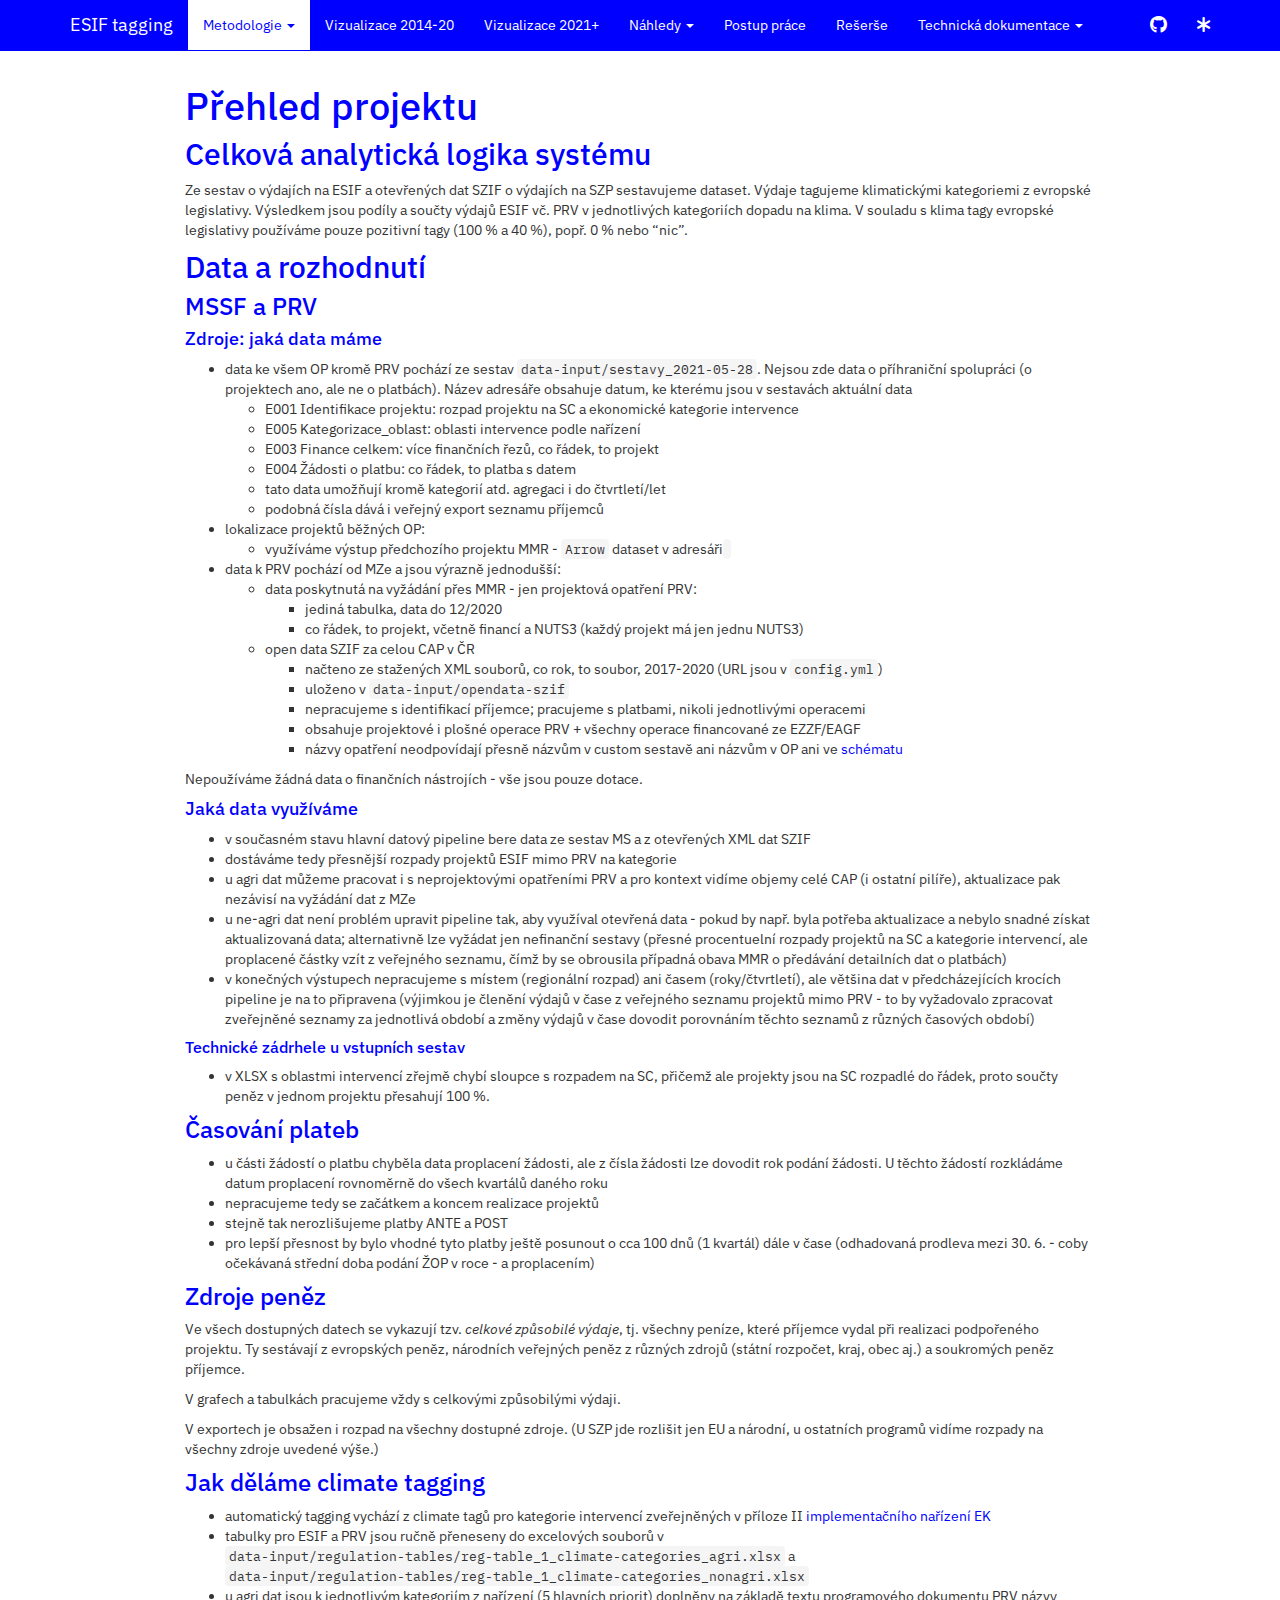
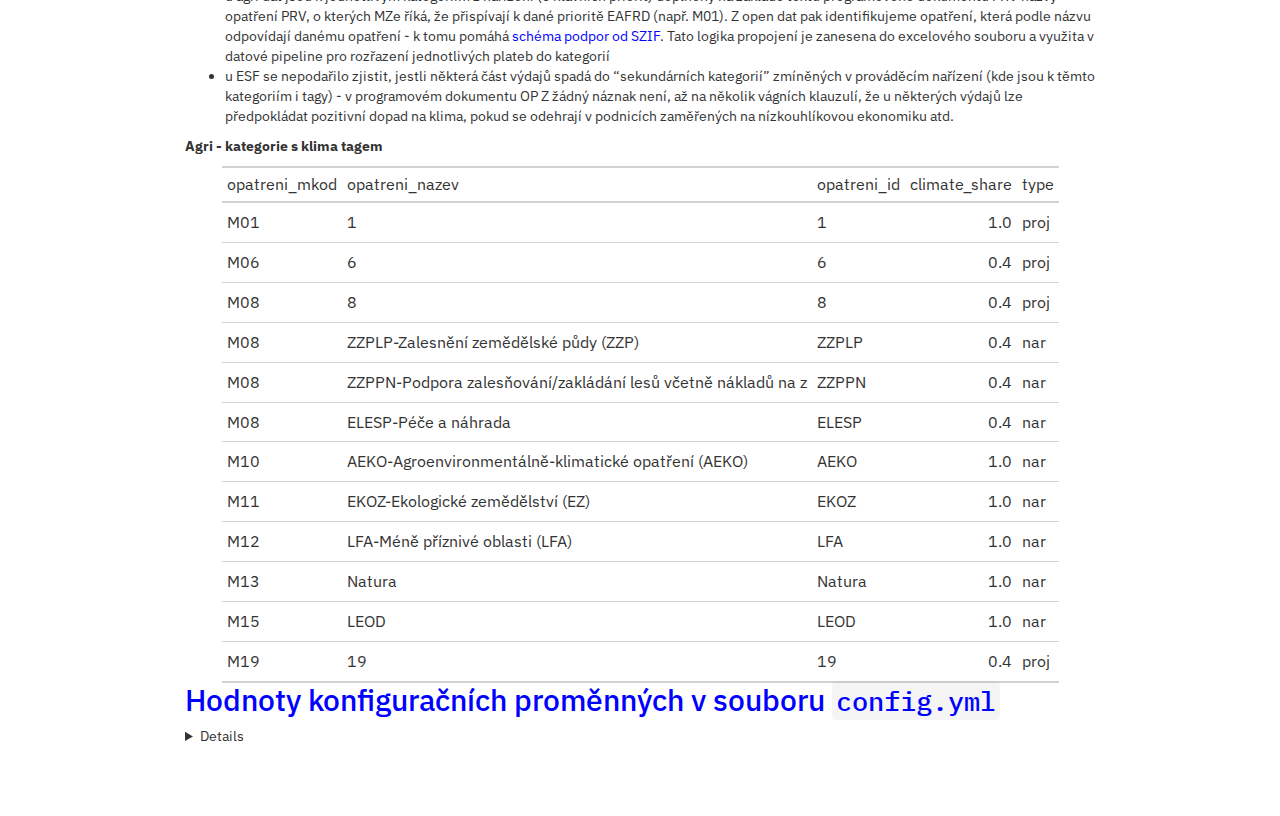
<file: docs/s_doc.html>
<!DOCTYPE html>

<html>

<head>

<meta charset="utf-8" />
<meta name="generator" content="pandoc" />
<meta http-equiv="X-UA-Compatible" content="IE=EDGE" />




<title>Přehled projektu</title>

<script src="site_libs/header-attrs-2.21/header-attrs.js"></script>
<script src="site_libs/jquery-3.6.0/jquery-3.6.0.min.js"></script>
<meta name="viewport" content="width=device-width, initial-scale=1" />
<link href="site_libs/bootstrap-3.3.5/css/bootstrap.min.css" rel="stylesheet" />
<script src="site_libs/bootstrap-3.3.5/js/bootstrap.min.js"></script>
<script src="site_libs/bootstrap-3.3.5/shim/html5shiv.min.js"></script>
<script src="site_libs/bootstrap-3.3.5/shim/respond.min.js"></script>
<style>h1 {font-size: 34px;}
       h1.title {font-size: 38px;}
       h2 {font-size: 30px;}
       h3 {font-size: 24px;}
       h4 {font-size: 18px;}
       h5 {font-size: 16px;}
       h6 {font-size: 12px;}
       code {color: inherit; background-color: rgba(0, 0, 0, 0.04);}
       pre:not([class]) { background-color: white }</style>
<script src="site_libs/navigation-1.1/tabsets.js"></script>
<link href="site_libs/highlightjs-9.12.0/default.css" rel="stylesheet" />
<script src="site_libs/highlightjs-9.12.0/highlight.js"></script>
<link href="site_libs/pagedtable-1.1/css/pagedtable.css" rel="stylesheet" />
<script src="site_libs/pagedtable-1.1/js/pagedtable.js"></script>
<link href="site_libs/font-awesome-6.2.1/css/all.min.css" rel="stylesheet" />
<link href="site_libs/font-awesome-6.2.1/css/v4-shims.min.css" rel="stylesheet" />

<style type="text/css">
  code{white-space: pre-wrap;}
  span.smallcaps{font-variant: small-caps;}
  span.underline{text-decoration: underline;}
  div.column{display: inline-block; vertical-align: top; width: 50%;}
  div.hanging-indent{margin-left: 1.5em; text-indent: -1.5em;}
  ul.task-list{list-style: none;}
      .display.math{display: block; text-align: center; margin: 0.5rem auto;}
  </style>

<style type="text/css">code{white-space: pre;}</style>
<script type="text/javascript">
if (window.hljs) {
  hljs.configure({languages: []});
  hljs.initHighlightingOnLoad();
  if (document.readyState && document.readyState === "complete") {
    window.setTimeout(function() { hljs.initHighlighting(); }, 0);
  }
}
</script>






<link rel="stylesheet" href="site/site.css" type="text/css" />



<style type = "text/css">
.main-container {
  max-width: 940px;
  margin-left: auto;
  margin-right: auto;
}
img {
  max-width:100%;
}
.tabbed-pane {
  padding-top: 12px;
}
.html-widget {
  margin-bottom: 20px;
}
button.code-folding-btn:focus {
  outline: none;
}
summary {
  display: list-item;
}
details > summary > p:only-child {
  display: inline;
}
pre code {
  padding: 0;
}
</style>


<style type="text/css">
.dropdown-submenu {
  position: relative;
}
.dropdown-submenu>.dropdown-menu {
  top: 0;
  left: 100%;
  margin-top: -6px;
  margin-left: -1px;
  border-radius: 0 6px 6px 6px;
}
.dropdown-submenu:hover>.dropdown-menu {
  display: block;
}
.dropdown-submenu>a:after {
  display: block;
  content: " ";
  float: right;
  width: 0;
  height: 0;
  border-color: transparent;
  border-style: solid;
  border-width: 5px 0 5px 5px;
  border-left-color: #cccccc;
  margin-top: 5px;
  margin-right: -10px;
}
.dropdown-submenu:hover>a:after {
  border-left-color: #adb5bd;
}
.dropdown-submenu.pull-left {
  float: none;
}
.dropdown-submenu.pull-left>.dropdown-menu {
  left: -100%;
  margin-left: 10px;
  border-radius: 6px 0 6px 6px;
}
</style>

<script type="text/javascript">
// manage active state of menu based on current page
$(document).ready(function () {
  // active menu anchor
  href = window.location.pathname
  href = href.substr(href.lastIndexOf('/') + 1)
  if (href === "")
    href = "index.html";
  var menuAnchor = $('a[href="' + href + '"]');

  // mark the anchor link active (and if it's in a dropdown, also mark that active)
  var dropdown = menuAnchor.closest('li.dropdown');
  if (window.bootstrap) { // Bootstrap 4+
    menuAnchor.addClass('active');
    dropdown.find('> .dropdown-toggle').addClass('active');
  } else { // Bootstrap 3
    menuAnchor.parent().addClass('active');
    dropdown.addClass('active');
  }

  // Navbar adjustments
  var navHeight = $(".navbar").first().height() + 15;
  var style = document.createElement('style');
  var pt = "padding-top: " + navHeight + "px; ";
  var mt = "margin-top: -" + navHeight + "px; ";
  var css = "";
  // offset scroll position for anchor links (for fixed navbar)
  for (var i = 1; i <= 6; i++) {
    css += ".section h" + i + "{ " + pt + mt + "}\n";
  }
  style.innerHTML = "body {" + pt + "padding-bottom: 40px; }\n" + css;
  document.head.appendChild(style);
});
</script>

<!-- tabsets -->

<style type="text/css">
.tabset-dropdown > .nav-tabs {
  display: inline-table;
  max-height: 500px;
  min-height: 44px;
  overflow-y: auto;
  border: 1px solid #ddd;
  border-radius: 4px;
}

.tabset-dropdown > .nav-tabs > li.active:before, .tabset-dropdown > .nav-tabs.nav-tabs-open:before {
  content: "\e259";
  font-family: 'Glyphicons Halflings';
  display: inline-block;
  padding: 10px;
  border-right: 1px solid #ddd;
}

.tabset-dropdown > .nav-tabs.nav-tabs-open > li.active:before {
  content: "\e258";
  font-family: 'Glyphicons Halflings';
  border: none;
}

.tabset-dropdown > .nav-tabs > li.active {
  display: block;
}

.tabset-dropdown > .nav-tabs > li > a,
.tabset-dropdown > .nav-tabs > li > a:focus,
.tabset-dropdown > .nav-tabs > li > a:hover {
  border: none;
  display: inline-block;
  border-radius: 4px;
  background-color: transparent;
}

.tabset-dropdown > .nav-tabs.nav-tabs-open > li {
  display: block;
  float: none;
}

.tabset-dropdown > .nav-tabs > li {
  display: none;
}
</style>

<!-- code folding -->




</head>

<body>


<div class="container-fluid main-container">




<div class="navbar navbar-default  navbar-fixed-top" role="navigation">
  <div class="container">
    <div class="navbar-header">
      <button type="button" class="navbar-toggle collapsed" data-toggle="collapse" data-bs-toggle="collapse" data-target="#navbar" data-bs-target="#navbar">
        <span class="icon-bar"></span>
        <span class="icon-bar"></span>
        <span class="icon-bar"></span>
      </button>
      <a class="navbar-brand" href="index.html">ESIF tagging</a>
    </div>
    <div id="navbar" class="navbar-collapse collapse">
      <ul class="nav navbar-nav">
        <li class="dropdown">
  <a href="#" class="dropdown-toggle" data-toggle="dropdown" role="button" data-bs-toggle="dropdown" aria-expanded="false">
    Metodologie
     
    <span class="caret"></span>
  </a>
  <ul class="dropdown-menu" role="menu">
    <li>
      <a href="s_metodologie.html">Základní</a>
    </li>
    <li>
      <a href="s_doc.html">Technický popis</a>
    </li>
  </ul>
</li>
<li>
  <a href="s_output.html">Vizualizace 2014-20</a>
</li>
<li>
  <a href="ec2021plus.html">Vizualizace 2021+</a>
</li>
<li class="dropdown">
  <a href="#" class="dropdown-toggle" data-toggle="dropdown" role="button" data-bs-toggle="dropdown" aria-expanded="false">
    Náhledy
     
    <span class="caret"></span>
  </a>
  <ul class="dropdown-menu" role="menu">
    <li>
      <a href="sample.html">Příklady reklasifikovaných projektů</a>
    </li>
    <li>
      <a href="s_listing.html">Pomůcka pro ruční tagging</a>
    </li>
  </ul>
</li>
<li>
  <a href="log.html">Postup práce</a>
</li>
<li>
  <a href="research.html">Rešerše</a>
</li>
<li class="dropdown">
  <a href="#" class="dropdown-toggle" data-toggle="dropdown" role="button" data-bs-toggle="dropdown" aria-expanded="false">
    Technická dokumentace
     
    <span class="caret"></span>
  </a>
  <ul class="dropdown-menu" role="menu">
    <li>
      <a href="s_inputchecks.html">Validace vstupů</a>
    </li>
    <li>
      <a href="dev.html">Vývojářská dokumentace</a>
    </li>
  </ul>
</li>
      </ul>
      <ul class="nav navbar-nav navbar-right">
        <li>
  <a href="https://github.com/cdeorgcz/esiftagging">
    <span class="fab fa-github fa-lg"></span>
     
  </a>
</li>
<li>
  <a href="https://petrbouchal.xyz">
    <span class="fas fa-asterisk fa-lg"></span>
     
  </a>
</li>
      </ul>
    </div><!--/.nav-collapse -->
  </div><!--/.container -->
</div><!--/.navbar -->

<div id="header">



<h1 class="title toc-ignore">Přehled projektu</h1>

</div>


<div id="celková-analytická-logika-systému" class="section level2">
<h2>Celková analytická logika systému</h2>
<p>Ze sestav o výdajích na ESIF a otevřených dat SZIF o výdajích na SZP
sestavujeme dataset. Výdaje tagujeme klimatickými kategoriemi z evropské
legislativy. Výsledkem jsou podíly a součty výdajů ESIF vč. PRV v
jednotlivých kategoriích dopadu na klima. V souladu s klima tagy
evropské legislativy používáme pouze pozitivní tagy (100 % a 40 %),
popř. 0 % nebo “nic”.</p>
</div>
<div id="data-a-rozhodnutí" class="section level2">
<h2>Data a rozhodnutí</h2>
<div id="mssf-a-prv" class="section level3">
<h3>MSSF a PRV</h3>
<div id="zdroje-jaká-data-máme" class="section level4">
<h4>Zdroje: jaká data máme</h4>
<ul>
<li>data ke všem OP kromě PRV pochází ze sestav
<code>data-input/sestavy_2021-05-28</code>. Nejsou zde data o
příhraniční spolupráci (o projektech ano, ale ne o platbách). Název
adresáře obsahuje datum, ke kterému jsou v sestavách aktuální data
<ul>
<li>E001 Identifikace projektu: rozpad projektu na SC a ekonomické
kategorie intervence</li>
<li>E005 Kategorizace_oblast: oblasti intervence podle nařízení</li>
<li>E003 Finance celkem: více finančních řezů, co řádek, to projekt</li>
<li>E004 Žádosti o platbu: co řádek, to platba s datem</li>
<li>tato data umožňují kromě kategorií atd. agregaci i do
čtvrtletí/let</li>
<li>podobná čísla dává i veřejný export seznamu příjemců</li>
</ul></li>
<li>lokalizace projektů běžných OP:
<ul>
<li>využíváme výstup předchozího projektu MMR - <code>Arrow</code>
dataset v adresáři <code></code></li>
</ul></li>
<li>data k PRV pochází od MZe a jsou výrazně jednodušší:
<ul>
<li>data poskytnutá na vyžádání přes MMR - jen projektová opatření PRV:
<ul>
<li>jediná tabulka, data do 12/2020</li>
<li>co řádek, to projekt, včetně financí a NUTS3 (každý projekt má jen
jednu NUTS3)</li>
</ul></li>
<li>open data SZIF za celou CAP v ČR
<ul>
<li>načteno ze stažených XML souborů, co rok, to soubor, 2017-2020 (URL
jsou v <code>config.yml</code>)</li>
<li>uloženo v <code>data-input/opendata-szif</code></li>
<li>nepracujeme s identifikací příjemce; pracujeme s platbami, nikoli
jednotlivými operacemi</li>
<li>obsahuje projektové i plošné operace PRV + všechny operace
financované ze EZZF/EAGF</li>
<li>názvy opatření neodpovídají přesně názvům v custom sestavě ani
názvům v OP ani ve <a
href="https://www.szif.cz/cs/CmDocument?rid=%2Fapa_anon%2Fcs%2Fdokumenty_ke_stazeni%2Fprv2014%2Fzakladni_informace%2F1436519577270.pdf">schématu</a></li>
</ul></li>
</ul></li>
</ul>
<p>Nepoužíváme žádná data o finančních nástrojích - vše jsou pouze
dotace.</p>
</div>
<div id="jaká-data-využíváme" class="section level4">
<h4>Jaká data využíváme</h4>
<ul>
<li>v současném stavu hlavní datový pipeline bere data ze sestav MS a z
otevřených XML dat SZIF</li>
<li>dostáváme tedy přesnější rozpady projektů ESIF mimo PRV na
kategorie</li>
<li>u agri dat můžeme pracovat i s neprojektovými opatřeními PRV a pro
kontext vidíme objemy celé CAP (i ostatní pilíře), aktualizace pak
nezávisí na vyžádání dat z MZe</li>
<li>u ne-agri dat není problém upravit pipeline tak, aby využíval
otevřená data - pokud by např. byla potřeba aktualizace a nebylo snadné
získat aktualizovaná data; alternativně lze vyžádat jen nefinanční
sestavy (přesné procentuelní rozpady projektů na SC a kategorie
intervencí, ale proplacené částky vzít z veřejného seznamu, čímž by se
obrousila případná obava MMR o předávání detailních dat o platbách)</li>
<li>v konečných výstupech nepracujeme s místem (regionální rozpad) ani
časem (roky/čtvrtletí), ale většina dat v předcházejících krocích
pipeline je na to připravena (výjimkou je členění výdajů v čase z
veřejného seznamu projektů mimo PRV - to by vyžadovalo zpracovat
zveřejněné seznamy za jednotlivá období a změny výdajů v čase dovodit
porovnáním těchto seznamů z různých časových období)</li>
</ul>
<div id="technické-zádrhele-u-vstupních-sestav" class="section level5">
<h5>Technické zádrhele u vstupních sestav</h5>
<ul>
<li>v XLSX s oblastmi intervencí zřejmě chybí sloupce s rozpadem na SC,
přičemž ale projekty jsou na SC rozpadlé do řádek, proto součty peněz v
jednom projektu přesahují 100 %.</li>
</ul>
</div>
</div>
</div>
<div id="časování-plateb" class="section level3">
<h3>Časování plateb</h3>
<ul>
<li>u části žádostí o platbu chyběla data proplacení žádosti, ale z
čísla žádosti lze dovodit rok podání žádosti. U těchto žádostí
rozkládáme datum proplacení rovnoměrně do všech kvartálů daného
roku</li>
<li>nepracujeme tedy se začátkem a koncem realizace projektů</li>
<li>stejně tak nerozlišujeme platby ANTE a POST</li>
<li>pro lepší přesnost by bylo vhodné tyto platby ještě posunout o cca
100 dnů (1 kvartál) dále v čase (odhadovaná prodleva mezi 30. 6. - coby
očekávaná střední doba podání ŽOP v roce - a proplacením)</li>
</ul>
</div>
<div id="zdroje-peněz" class="section level3">
<h3>Zdroje peněz</h3>
<p>Ve všech dostupných datech se vykazují tzv. <em>celkové způsobilé
výdaje</em>, tj. všechny peníze, které příjemce vydal při realizaci
podpořeného projektu. Ty sestávají z evropských peněz, národních
veřejných peněz z různých zdrojů (státní rozpočet, kraj, obec aj.) a
soukromých peněz příjemce.</p>
<p>V grafech a tabulkách pracujeme vždy s celkovými způsobilými
výdaji.</p>
<p>V exportech je obsažen i rozpad na všechny dostupné zdroje. (U SZP
jde rozlišit jen EU a národní, u ostatních programů vidíme rozpady na
všechny zdroje uvedené výše.)</p>
</div>
<div id="jak-děláme-climate-tagging" class="section level3">
<h3>Jak děláme climate tagging</h3>
<ul>
<li>automatický tagging vychází z climate tagů pro kategorie intervencí
zveřejněných v příloze II <a
href="https://eur-lex.europa.eu/legal-content/EN/TXT/HTML/?uri=CELEX:32014R0215&amp;from=EN#d1e32-81-1">implementačního
nařízení EK</a></li>
<li>tabulky pro ESIF a PRV jsou ručně přeneseny do excelových souborů v
<code>data-input/regulation-tables/reg-table_1_climate-categories_agri.xlsx</code>
a
<code>data-input/regulation-tables/reg-table_1_climate-categories_nonagri.xlsx</code></li>
<li>u agri dat jsou k jednotlivým kategoriím z nařízení (5 hlavních
priorit) doplněny na základě textu programového dokumentu PRV názvy
opatření PRV, o kterých MZe říká, že přispívají k dané prioritě EAFRD
(např. M01). Z open dat pak identifikujeme opatření, která podle názvu
odpovídají danému opatření - k tomu pomáhá <a
href="https://www.szif.cz/cs/CmDocument?rid=%2Fapa_anon%2Fcs%2Fdokumenty_ke_stazeni%2Fprv2014%2Fzakladni_informace%2F1436519577270.pdf">schéma
podpor od SZIF</a>. Tato logika propojení je zanesena do excelového
souboru a využita v datové pipeline pro rozřazení jednotlivých plateb do
kategorií</li>
<li>u ESF se nepodařilo zjistit, jestli některá část výdajů spadá do
“sekundárních kategorií” zmíněných v prováděcím nařízení (kde jsou k
těmto kategoriím i tagy) - v programovém dokumentu OP Z žádný náznak
není, až na několik vágních klauzulí, že u některých výdajů lze
předpokládat pozitivní dopad na klima, pokud se odehrají v podnicích
zaměřených na nízkouhlíkovou ekonomiku atd.</li>
</ul>
<p><strong>Agri - kategorie s klima tagem</strong></p>
<div id="mrqhavwqas" style="overflow-x:auto;overflow-y:auto;width:auto;height:auto;">
<style>html {
  font-family: -apple-system, BlinkMacSystemFont, 'Segoe UI', Roboto, Oxygen, Ubuntu, Cantarell, 'Helvetica Neue', 'Fira Sans', 'Droid Sans', Arial, sans-serif;
}

#mrqhavwqas .gt_table {
  display: table;
  border-collapse: collapse;
  margin-left: auto;
  margin-right: auto;
  color: #333333;
  font-size: 16px;
  font-weight: normal;
  font-style: normal;
  background-color: #FFFFFF;
  width: auto;
  border-top-style: solid;
  border-top-width: 2px;
  border-top-color: #A8A8A8;
  border-right-style: none;
  border-right-width: 2px;
  border-right-color: #D3D3D3;
  border-bottom-style: solid;
  border-bottom-width: 2px;
  border-bottom-color: #A8A8A8;
  border-left-style: none;
  border-left-width: 2px;
  border-left-color: #D3D3D3;
}

#mrqhavwqas .gt_heading {
  background-color: #FFFFFF;
  text-align: center;
  border-bottom-color: #FFFFFF;
  border-left-style: none;
  border-left-width: 1px;
  border-left-color: #D3D3D3;
  border-right-style: none;
  border-right-width: 1px;
  border-right-color: #D3D3D3;
}

#mrqhavwqas .gt_title {
  color: #333333;
  font-size: 125%;
  font-weight: initial;
  padding-top: 4px;
  padding-bottom: 4px;
  border-bottom-color: #FFFFFF;
  border-bottom-width: 0;
}

#mrqhavwqas .gt_subtitle {
  color: #333333;
  font-size: 85%;
  font-weight: initial;
  padding-top: 0;
  padding-bottom: 6px;
  border-top-color: #FFFFFF;
  border-top-width: 0;
}

#mrqhavwqas .gt_bottom_border {
  border-bottom-style: solid;
  border-bottom-width: 2px;
  border-bottom-color: #D3D3D3;
}

#mrqhavwqas .gt_col_headings {
  border-top-style: solid;
  border-top-width: 2px;
  border-top-color: #D3D3D3;
  border-bottom-style: solid;
  border-bottom-width: 2px;
  border-bottom-color: #D3D3D3;
  border-left-style: none;
  border-left-width: 1px;
  border-left-color: #D3D3D3;
  border-right-style: none;
  border-right-width: 1px;
  border-right-color: #D3D3D3;
}

#mrqhavwqas .gt_col_heading {
  color: #333333;
  background-color: #FFFFFF;
  font-size: 100%;
  font-weight: normal;
  text-transform: inherit;
  border-left-style: none;
  border-left-width: 1px;
  border-left-color: #D3D3D3;
  border-right-style: none;
  border-right-width: 1px;
  border-right-color: #D3D3D3;
  vertical-align: bottom;
  padding-top: 5px;
  padding-bottom: 6px;
  padding-left: 5px;
  padding-right: 5px;
  overflow-x: hidden;
}

#mrqhavwqas .gt_column_spanner_outer {
  color: #333333;
  background-color: #FFFFFF;
  font-size: 100%;
  font-weight: normal;
  text-transform: inherit;
  padding-top: 0;
  padding-bottom: 0;
  padding-left: 4px;
  padding-right: 4px;
}

#mrqhavwqas .gt_column_spanner_outer:first-child {
  padding-left: 0;
}

#mrqhavwqas .gt_column_spanner_outer:last-child {
  padding-right: 0;
}

#mrqhavwqas .gt_column_spanner {
  border-bottom-style: solid;
  border-bottom-width: 2px;
  border-bottom-color: #D3D3D3;
  vertical-align: bottom;
  padding-top: 5px;
  padding-bottom: 5px;
  overflow-x: hidden;
  display: inline-block;
  width: 100%;
}

#mrqhavwqas .gt_group_heading {
  padding: 8px;
  color: #333333;
  background-color: #FFFFFF;
  font-size: 100%;
  font-weight: initial;
  text-transform: inherit;
  border-top-style: solid;
  border-top-width: 2px;
  border-top-color: #D3D3D3;
  border-bottom-style: solid;
  border-bottom-width: 2px;
  border-bottom-color: #D3D3D3;
  border-left-style: none;
  border-left-width: 1px;
  border-left-color: #D3D3D3;
  border-right-style: none;
  border-right-width: 1px;
  border-right-color: #D3D3D3;
  vertical-align: middle;
}

#mrqhavwqas .gt_empty_group_heading {
  padding: 0.5px;
  color: #333333;
  background-color: #FFFFFF;
  font-size: 100%;
  font-weight: initial;
  border-top-style: solid;
  border-top-width: 2px;
  border-top-color: #D3D3D3;
  border-bottom-style: solid;
  border-bottom-width: 2px;
  border-bottom-color: #D3D3D3;
  vertical-align: middle;
}

#mrqhavwqas .gt_from_md > :first-child {
  margin-top: 0;
}

#mrqhavwqas .gt_from_md > :last-child {
  margin-bottom: 0;
}

#mrqhavwqas .gt_row {
  padding-top: 8px;
  padding-bottom: 8px;
  padding-left: 5px;
  padding-right: 5px;
  margin: 10px;
  border-top-style: solid;
  border-top-width: 1px;
  border-top-color: #D3D3D3;
  border-left-style: none;
  border-left-width: 1px;
  border-left-color: #D3D3D3;
  border-right-style: none;
  border-right-width: 1px;
  border-right-color: #D3D3D3;
  vertical-align: middle;
  overflow-x: hidden;
}

#mrqhavwqas .gt_stub {
  color: #333333;
  background-color: #FFFFFF;
  font-size: 100%;
  font-weight: initial;
  text-transform: inherit;
  border-right-style: solid;
  border-right-width: 2px;
  border-right-color: #D3D3D3;
  padding-left: 12px;
}

#mrqhavwqas .gt_summary_row {
  color: #333333;
  background-color: #FFFFFF;
  text-transform: inherit;
  padding-top: 8px;
  padding-bottom: 8px;
  padding-left: 5px;
  padding-right: 5px;
}

#mrqhavwqas .gt_first_summary_row {
  padding-top: 8px;
  padding-bottom: 8px;
  padding-left: 5px;
  padding-right: 5px;
  border-top-style: solid;
  border-top-width: 2px;
  border-top-color: #D3D3D3;
}

#mrqhavwqas .gt_grand_summary_row {
  color: #333333;
  background-color: #FFFFFF;
  text-transform: inherit;
  padding-top: 8px;
  padding-bottom: 8px;
  padding-left: 5px;
  padding-right: 5px;
}

#mrqhavwqas .gt_first_grand_summary_row {
  padding-top: 8px;
  padding-bottom: 8px;
  padding-left: 5px;
  padding-right: 5px;
  border-top-style: double;
  border-top-width: 6px;
  border-top-color: #D3D3D3;
}

#mrqhavwqas .gt_striped {
  background-color: rgba(128, 128, 128, 0.05);
}

#mrqhavwqas .gt_table_body {
  border-top-style: solid;
  border-top-width: 2px;
  border-top-color: #D3D3D3;
  border-bottom-style: solid;
  border-bottom-width: 2px;
  border-bottom-color: #D3D3D3;
}

#mrqhavwqas .gt_footnotes {
  color: #333333;
  background-color: #FFFFFF;
  border-bottom-style: none;
  border-bottom-width: 2px;
  border-bottom-color: #D3D3D3;
  border-left-style: none;
  border-left-width: 2px;
  border-left-color: #D3D3D3;
  border-right-style: none;
  border-right-width: 2px;
  border-right-color: #D3D3D3;
}

#mrqhavwqas .gt_footnote {
  margin: 0px;
  font-size: 90%;
  padding: 4px;
}

#mrqhavwqas .gt_sourcenotes {
  color: #333333;
  background-color: #FFFFFF;
  border-bottom-style: none;
  border-bottom-width: 2px;
  border-bottom-color: #D3D3D3;
  border-left-style: none;
  border-left-width: 2px;
  border-left-color: #D3D3D3;
  border-right-style: none;
  border-right-width: 2px;
  border-right-color: #D3D3D3;
}

#mrqhavwqas .gt_sourcenote {
  font-size: 90%;
  padding: 4px;
}

#mrqhavwqas .gt_left {
  text-align: left;
}

#mrqhavwqas .gt_center {
  text-align: center;
}

#mrqhavwqas .gt_right {
  text-align: right;
  font-variant-numeric: tabular-nums;
}

#mrqhavwqas .gt_font_normal {
  font-weight: normal;
}

#mrqhavwqas .gt_font_bold {
  font-weight: bold;
}

#mrqhavwqas .gt_font_italic {
  font-style: italic;
}

#mrqhavwqas .gt_super {
  font-size: 65%;
}

#mrqhavwqas .gt_footnote_marks {
  font-style: italic;
  font-weight: normal;
  font-size: 65%;
}
</style>
<table class="gt_table">
  
  <thead class="gt_col_headings">
    <tr>
      <th class="gt_col_heading gt_columns_bottom_border gt_left" rowspan="1" colspan="1">opatreni_mkod</th>
      <th class="gt_col_heading gt_columns_bottom_border gt_left" rowspan="1" colspan="1">opatreni_nazev</th>
      <th class="gt_col_heading gt_columns_bottom_border gt_left" rowspan="1" colspan="1">opatreni_id</th>
      <th class="gt_col_heading gt_columns_bottom_border gt_right" rowspan="1" colspan="1">climate_share</th>
      <th class="gt_col_heading gt_columns_bottom_border gt_left" rowspan="1" colspan="1">type</th>
    </tr>
  </thead>
  <tbody class="gt_table_body">
    <tr><td class="gt_row gt_left">M01</td>
<td class="gt_row gt_left">1</td>
<td class="gt_row gt_left">1</td>
<td class="gt_row gt_right">1.0</td>
<td class="gt_row gt_left">proj</td></tr>
    <tr><td class="gt_row gt_left">M06</td>
<td class="gt_row gt_left">6</td>
<td class="gt_row gt_left">6</td>
<td class="gt_row gt_right">0.4</td>
<td class="gt_row gt_left">proj</td></tr>
    <tr><td class="gt_row gt_left">M08</td>
<td class="gt_row gt_left">8</td>
<td class="gt_row gt_left">8</td>
<td class="gt_row gt_right">0.4</td>
<td class="gt_row gt_left">proj</td></tr>
    <tr><td class="gt_row gt_left">M08</td>
<td class="gt_row gt_left">ZZPLP-Zalesnění zemědělské půdy (ZZP)</td>
<td class="gt_row gt_left">ZZPLP</td>
<td class="gt_row gt_right">0.4</td>
<td class="gt_row gt_left">nar</td></tr>
    <tr><td class="gt_row gt_left">M08</td>
<td class="gt_row gt_left">ZZPPN-Podpora zalesňování/zakládání lesů včetně nákladů na z</td>
<td class="gt_row gt_left">ZZPPN</td>
<td class="gt_row gt_right">0.4</td>
<td class="gt_row gt_left">nar</td></tr>
    <tr><td class="gt_row gt_left">M08</td>
<td class="gt_row gt_left">ELESP-Péče a náhrada</td>
<td class="gt_row gt_left">ELESP</td>
<td class="gt_row gt_right">0.4</td>
<td class="gt_row gt_left">nar</td></tr>
    <tr><td class="gt_row gt_left">M10</td>
<td class="gt_row gt_left">AEKO-Agroenvironmentálně-klimatické opatření (AEKO)</td>
<td class="gt_row gt_left">AEKO</td>
<td class="gt_row gt_right">1.0</td>
<td class="gt_row gt_left">nar</td></tr>
    <tr><td class="gt_row gt_left">M11</td>
<td class="gt_row gt_left">EKOZ-Ekologické zemědělství (EZ)</td>
<td class="gt_row gt_left">EKOZ</td>
<td class="gt_row gt_right">1.0</td>
<td class="gt_row gt_left">nar</td></tr>
    <tr><td class="gt_row gt_left">M12</td>
<td class="gt_row gt_left">LFA-Méně příznivé oblasti (LFA)</td>
<td class="gt_row gt_left">LFA</td>
<td class="gt_row gt_right">1.0</td>
<td class="gt_row gt_left">nar</td></tr>
    <tr><td class="gt_row gt_left">M13</td>
<td class="gt_row gt_left">Natura</td>
<td class="gt_row gt_left">Natura</td>
<td class="gt_row gt_right">1.0</td>
<td class="gt_row gt_left">nar</td></tr>
    <tr><td class="gt_row gt_left">M15</td>
<td class="gt_row gt_left">LEOD</td>
<td class="gt_row gt_left">LEOD</td>
<td class="gt_row gt_right">1.0</td>
<td class="gt_row gt_left">nar</td></tr>
    <tr><td class="gt_row gt_left">M19</td>
<td class="gt_row gt_left">19</td>
<td class="gt_row gt_left">19</td>
<td class="gt_row gt_right">0.4</td>
<td class="gt_row gt_left">proj</td></tr>
  </tbody>
  
  
</table>
</div>
</div>
</div>
<div id="hodnoty-konfiguračních-proměnných-v-souboru-config.yml"
class="section level2">
<h2>Hodnoty konfiguračních proměnných v souboru
<code>config.yml</code></h2>
<details closed>
<pre class="r"><code>
default:

  # URL for getting project data
  # listed at https://dotaceeu.cz/cs/statistiky-a-analyzy/seznamy-prijemcu
  # ef_pubxls_url: &quot;https://dotaceeu.cz/getmedia/009dba87-d944-4f66-9bd4-2eb166e2ef92/2021_07_30_Seznam-operaci-_-List-of-operations.xls.aspx?ext=.xls&quot;
  # ef_pubxls_url: &quot;https://dotaceeu.cz/getmedia/6297d56b-0b57-418d-ad25-dd16bd687479/2021_06-Seznam-operaci-_-List-of-operations.xls.aspx?ext=.xls&quot;
  # ef_pubxls_url: &quot;https://mmr.cz/getmedia/b7e30c74-1b37-4f96-8faf-0c1f9c92bb9d/2022_02_Seznam-operaci_List-of-operations.xlsx.aspx?ext=.xlsx&quot;

  ef_pubxls_url: ~ # leave as ~ for automatic retrieval of latest data

  ef_open_data_url: https://ms14opendata.mssf.cz/SeznamProjektu.xml
  ef_open_metadata_url: https://ms14opendata.mssf.cz/MatDat.xml
  ef_open_data_path: data-input/opendata-mssf/SeznamProjektu.xml
  ef_open_metadata_path: data-input/opendata-mssf/MatDat.xml

  # whether to supplement non-public data with more recent public data
  # you get more recent data but less accuracy about categorisation of projects in the recent projects
  use_public_data: yes

  # whether to use the latest open data from the above URLs
  refresh_open_data: yes
  refresh_open_metadata: yes

  # PRV data-input, from https://www.szif.cz/cs/seznam-prijemcu-dotaci

  agri_opendata_zipxml: [&quot;agri_prijemci_2017.zip&quot;, &quot;agri_prijemci_2018.zip&quot;,
                         &quot;agri_prijemci_2019.zip&quot;, &quot;agri_prijemci_2020.zip&quot;,
                         &quot;agri_prijemci_2021.xml&quot;]
  agri_opendata_urls: [&quot;https://www.szif.cz/cs/CmDocument?rid=%2Fapa_anon%2Fcs%2Fdokumenty_ke_stazeni%2Fpkp%2Fspd%2Fopendata%2F1563197147275.zip&quot;,
                       &quot;https://www.szif.cz/cs/CmDocument?rid=%2Fapa_anon%2Fcs%2Fdokumenty_ke_stazeni%2Fpkp%2Fspd%2Fopendata%2F1563197121858.zip&quot;,
                       &quot;https://www.szif.cz/cs/CmDocument?rid=%2Fapa_anon%2Fcs%2Fdokumenty_ke_stazeni%2Fpkp%2Fspd%2Fopendata%2F1590753721920.zip&quot;,
                       &quot;https://www.szif.cz/cs/CmDocument?rid=%2Fapa_anon%2Fcs%2Fdokumenty_ke_stazeni%2Fpkp%2Fspd%2Fopendata%2F1622192829773.zip&quot;,
                       &quot;https://www.szif.cz/cs/CmDocument?rid=%2Fapa_anon%2Fcs%2Fdokumenty_ke_stazeni%2Fpkp%2Fspd%2Fopendata%2Fspd2021.xml&quot;]
  agri_opendata_dir: &quot;data-input/opendata-szif&quot;
  prv_data_path: &quot;data-input/sestavy-prv_2020-12/PRV 2014-20 k XII. 2020.XLSX&quot;

  # sestavy from MS
  sest_dir: &quot;data-input/sestavy_2021-05-28&quot;
  sest_xlsx_prj: &quot;E001 Identifikace projektu.xlsx&quot;
  sest_xlsx_fin: &quot;E003 Finance celkem.xlsx&quot;
  sest_xlsx_zop: &quot;E004 Žádosti o platbu.xlsx&quot;
  sest_xlsx_obl: &quot;E005 Kategorizace_oblast.xlsx&quot;


  # PRV categorisations
  priority_prv_xls: &quot;data-input/Navrh - KATEGORIZACE - Operace PRV + priority.xlsx&quot;

  # Climate categoristions

  ## From legislation
  reg_table_nonagri_xlsx: &quot;data-input/regulation-tables/reg-table_1_climate-categories_nonagri.xlsx&quot;
  reg_table_agri_xlsx: &quot;data-input/regulation-tables/reg-table_1_climate-categories_agri.xlsx&quot;
  reg_table_agri_sheetname: &quot;cz_priorities&quot;

  ## Manual
  tags_manual_xlsx: &quot;data-input/manual-tagging/export-tagging-all_retagged.xlsx&quot;
  tags_manual_sheetname: &quot;nonagri_detail&quot;

  ## Link between DoP TC (PA TO) and SC
  hier_xlsx: &quot;data-input/hierarchie-cilu/Hierarchie_uprava_CSR_NPR-O27-uprava_20210125.xlsx&quot;

  # CZSO dataset IDs
  czso_pop_table_id: &quot;130149&quot;

  # export location
  export_dir: &quot;data-export/export_202304&quot;

  export_all_ops_xlsx: &quot;sum_tagged_all_ops.xlsx&quot;
  export_all_ops_detail_xlsx: &quot;sum_tagged_all_ops_detail.xlsx&quot;
  export_prv_detail_xlsx: &quot;sum_tagged_prv_detail.xlsx&quot;
  export_nonagri_detail_xlsx: &quot;sum_tagged_nonagri_detail.xlsx&quot;
  export_nonagri_projekty_xlsx: &quot;sum_tagged_nonagri_projekty.xlsx&quot;
  export_agri_detail_xlsx: &quot;sum_tagged_agri_detail.xlsx&quot;

  export_all_ops_csv: &quot;sum_tagged_all_ops.csv&quot;
  export_all_ops_detail_csv: &quot;sum_tagged_all_ops_detail.csv&quot;
  export_prv_detail_csv: &quot;sum_tagged_prv_detail.csv&quot;
  export_nonagri_detail_csv: &quot;sum_tagged_nonagri_detail.csv&quot;
  export_nonagri_projekty_parquet: &quot;sum_tagged_nonagri_projekty.parquet&quot;
  export_agri_detail_csv: &quot;sum_tagged_agri_detail.csv&quot;

  export_xlsx_a: &quot;sum_quarterly.xlsx&quot;
  export_xlsx_q: &quot;sum_annual.xlsx&quot;
  export_csv_a: &quot;sum_quarterly.csv&quot;
  export_csv_q: &quot;sum_annual.csv&quot;

  export_tagging_xlsx: &quot;site/export-tagging-all.xlsx&quot;

  export_cdbk_sum: &quot;codebook_sum.yaml&quot;
  export_cdbk_prj: &quot;codebook_prj.yaml&quot;

  repo_remote: &quot;https://github.com/cdeorgcz/esiftagging&quot;
</code></pre>
</details>
<p><br></p>
</div>




</div>

<script>

// add bootstrap table styles to pandoc tables
function bootstrapStylePandocTables() {
  $('tr.odd').parent('tbody').parent('table').addClass('table table-condensed');
}
$(document).ready(function () {
  bootstrapStylePandocTables();
});


</script>

<!-- tabsets -->

<script>
$(document).ready(function () {
  window.buildTabsets("TOC");
});

$(document).ready(function () {
  $('.tabset-dropdown > .nav-tabs > li').click(function () {
    $(this).parent().toggleClass('nav-tabs-open');
  });
});
</script>

<!-- code folding -->



</body>
</html>
</file>
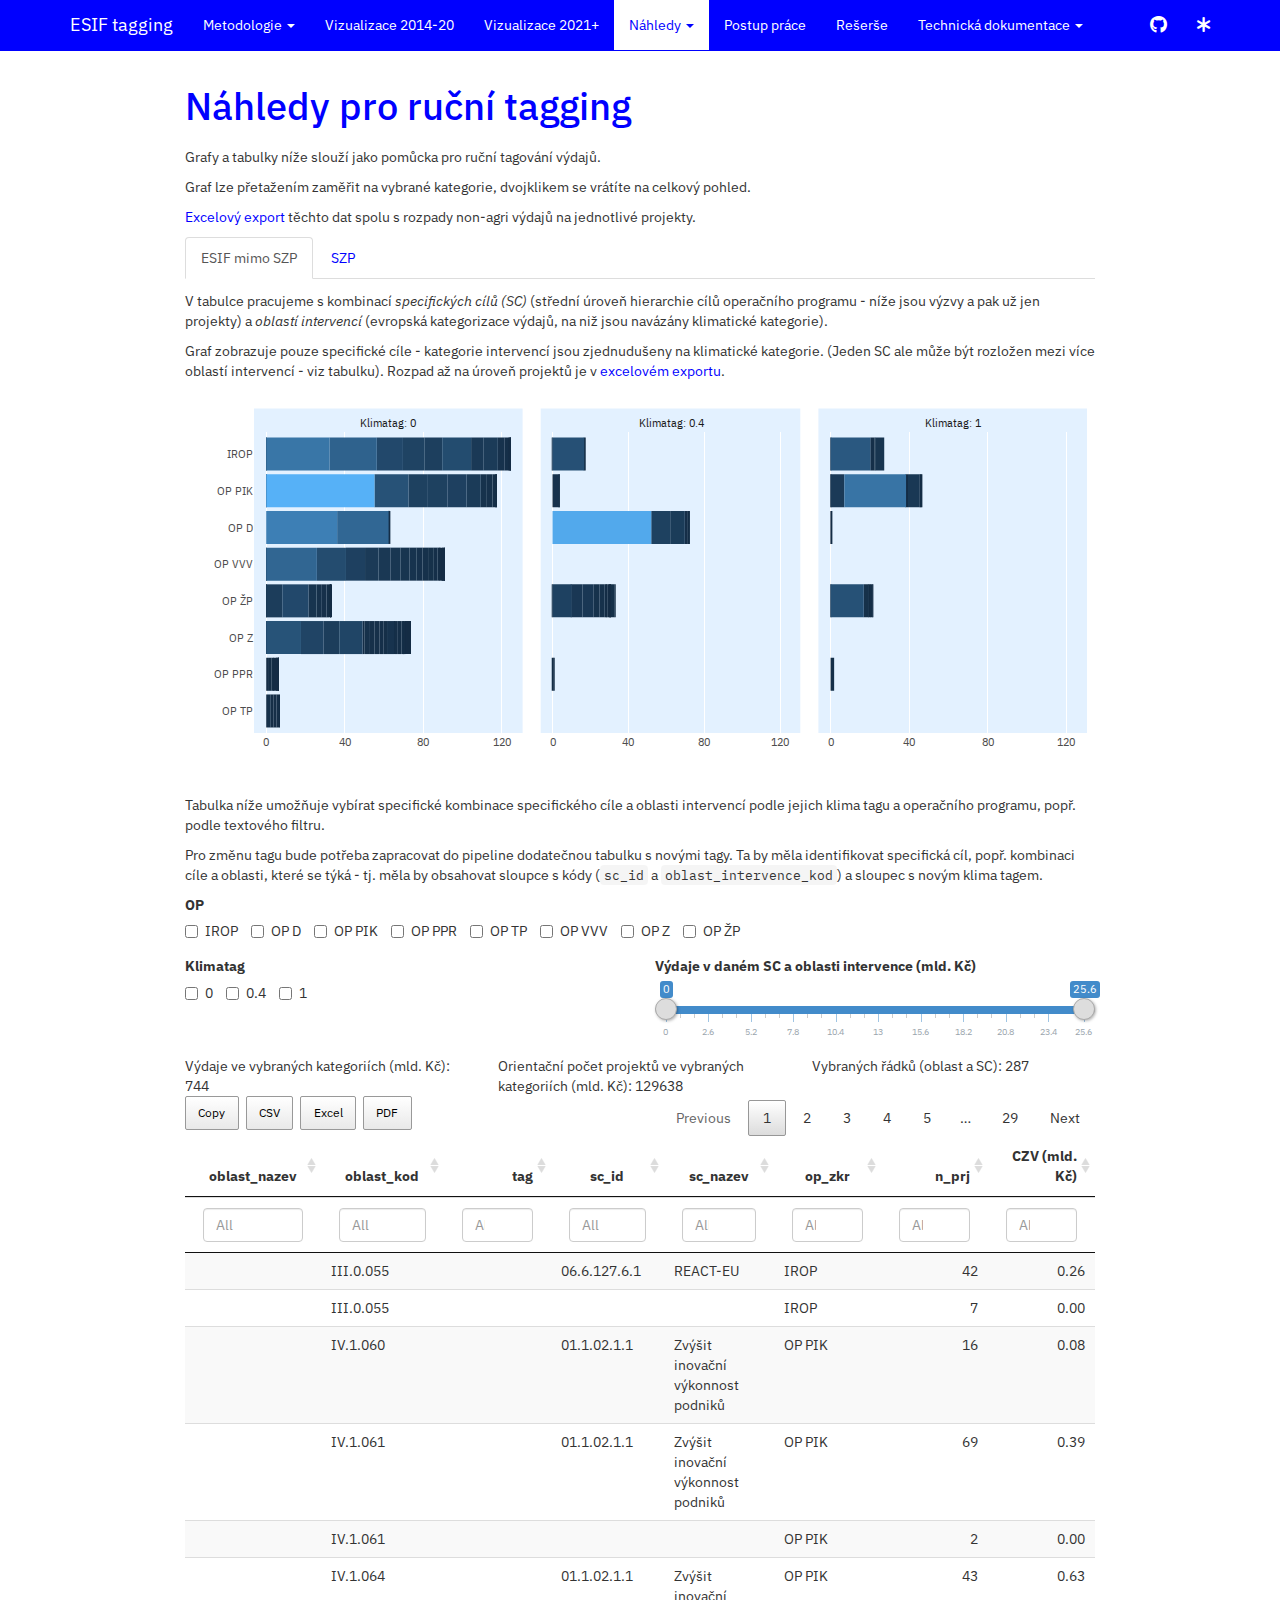
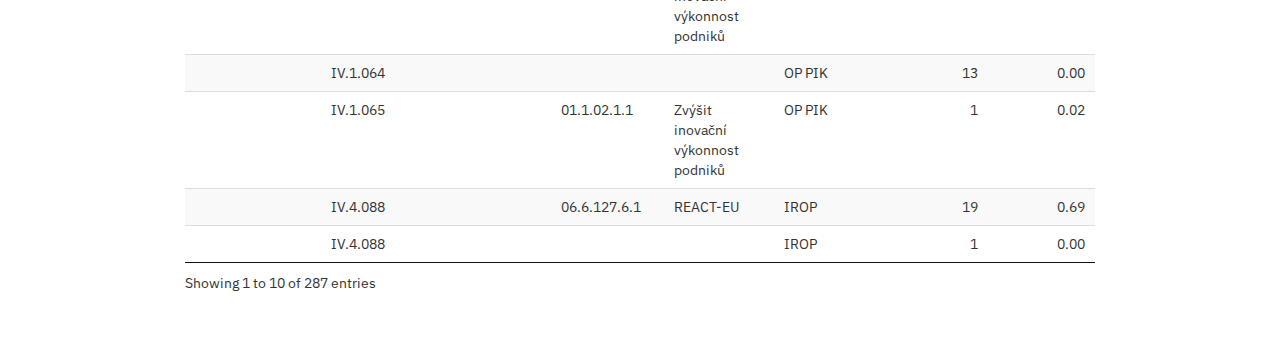
<file: docs/s_listing.html>
<!DOCTYPE html>

<html>

<head>

<meta charset="utf-8" />
<meta name="generator" content="pandoc" />
<meta http-equiv="X-UA-Compatible" content="IE=EDGE" />




<title>Náhledy pro ruční tagging</title>

<script src="site_libs/header-attrs-2.21/header-attrs.js"></script>
<script src="site_libs/jquery-3.6.0/jquery-3.6.0.min.js"></script>
<meta name="viewport" content="width=device-width, initial-scale=1" />
<link href="site_libs/bootstrap-3.3.5/css/bootstrap.min.css" rel="stylesheet" />
<script src="site_libs/bootstrap-3.3.5/js/bootstrap.min.js"></script>
<script src="site_libs/bootstrap-3.3.5/shim/html5shiv.min.js"></script>
<script src="site_libs/bootstrap-3.3.5/shim/respond.min.js"></script>
<style>h1 {font-size: 34px;}
       h1.title {font-size: 38px;}
       h2 {font-size: 30px;}
       h3 {font-size: 24px;}
       h4 {font-size: 18px;}
       h5 {font-size: 16px;}
       h6 {font-size: 12px;}
       code {color: inherit; background-color: rgba(0, 0, 0, 0.04);}
       pre:not([class]) { background-color: white }</style>
<script src="site_libs/navigation-1.1/tabsets.js"></script>
<link href="site_libs/highlightjs-9.12.0/default.css" rel="stylesheet" />
<script src="site_libs/highlightjs-9.12.0/highlight.js"></script>
<link href="site_libs/pagedtable-1.1/css/pagedtable.css" rel="stylesheet" />
<script src="site_libs/pagedtable-1.1/js/pagedtable.js"></script>
<script src="site_libs/htmlwidgets-1.5.4/htmlwidgets.js"></script>
<script src="site_libs/plotly-binding-4.10.0/plotly.js"></script>
<script src="site_libs/typedarray-0.1/typedarray.min.js"></script>
<link href="site_libs/crosstalk-1.1.1/css/crosstalk.css" rel="stylesheet" />
<script src="site_libs/crosstalk-1.1.1/js/crosstalk.min.js"></script>
<link href="site_libs/plotly-htmlwidgets-css-2.5.1/plotly-htmlwidgets.css" rel="stylesheet" />
<script src="site_libs/plotly-main-2.5.1/plotly-latest.min.js"></script>
<link href="site_libs/ionrangeslider-2.1.2/css/ion.rangeSlider.css" rel="stylesheet" />
<link href="site_libs/ionrangeslider-2.1.2/css/ion.rangeSlider.skinShiny.css" rel="stylesheet" />
<script src="site_libs/ionrangeslider-2.1.2/js/ion.rangeSlider.min.js"></script>
<script src="site_libs/strftime-0.9.2/strftime-min.js"></script>
<script src="site_libs/summarywidget-binding-0.0.0.9000/summarywidget.js"></script>
<link href="site_libs/datatables-css-0.0.0/datatables-crosstalk.css" rel="stylesheet" />
<script src="site_libs/datatables-binding-0.19/datatables.js"></script>
<link href="site_libs/dt-core-1.10.20/css/jquery.dataTables.min.css" rel="stylesheet" />
<link href="site_libs/dt-core-1.10.20/css/jquery.dataTables.extra.css" rel="stylesheet" />
<script src="site_libs/dt-core-1.10.20/js/jquery.dataTables.min.js"></script>
<script src="site_libs/jszip-1.10.20/jszip.min.js"></script>
<script src="site_libs/pdfmake-1.10.20/pdfmake.js"></script>
<script src="site_libs/pdfmake-1.10.20/vfs_fonts.js"></script>
<link href="site_libs/dt-ext-buttons-1.10.20/css/buttons.dataTables.min.css" rel="stylesheet" />
<script src="site_libs/dt-ext-buttons-1.10.20/js/dataTables.buttons.min.js"></script>
<script src="site_libs/dt-ext-buttons-1.10.20/js/buttons.flash.min.js"></script>
<script src="site_libs/dt-ext-buttons-1.10.20/js/buttons.html5.min.js"></script>
<script src="site_libs/dt-ext-buttons-1.10.20/js/buttons.colVis.min.js"></script>
<script src="site_libs/dt-ext-buttons-1.10.20/js/buttons.print.min.js"></script>
<link href="site_libs/nouislider-7.0.10/jquery.nouislider.min.css" rel="stylesheet" />
<script src="site_libs/nouislider-7.0.10/jquery.nouislider.min.js"></script>
<link href="site_libs/selectize-0.12.0/selectize.bootstrap3.css" rel="stylesheet" />
<script src="site_libs/selectize-0.12.0/selectize.min.js"></script>
<link href="site_libs/font-awesome-6.2.1/css/all.min.css" rel="stylesheet" />
<link href="site_libs/font-awesome-6.2.1/css/v4-shims.min.css" rel="stylesheet" />

<style type="text/css">
  code{white-space: pre-wrap;}
  span.smallcaps{font-variant: small-caps;}
  span.underline{text-decoration: underline;}
  div.column{display: inline-block; vertical-align: top; width: 50%;}
  div.hanging-indent{margin-left: 1.5em; text-indent: -1.5em;}
  ul.task-list{list-style: none;}
      .display.math{display: block; text-align: center; margin: 0.5rem auto;}
  </style>

<style type="text/css">code{white-space: pre;}</style>
<script type="text/javascript">
if (window.hljs) {
  hljs.configure({languages: []});
  hljs.initHighlightingOnLoad();
  if (document.readyState && document.readyState === "complete") {
    window.setTimeout(function() { hljs.initHighlighting(); }, 0);
  }
}
</script>






<link rel="stylesheet" href="site/site.css" type="text/css" />



<style type = "text/css">
.main-container {
  max-width: 940px;
  margin-left: auto;
  margin-right: auto;
}
img {
  max-width:100%;
}
.tabbed-pane {
  padding-top: 12px;
}
.html-widget {
  margin-bottom: 20px;
}
button.code-folding-btn:focus {
  outline: none;
}
summary {
  display: list-item;
}
details > summary > p:only-child {
  display: inline;
}
pre code {
  padding: 0;
}
</style>


<style type="text/css">
.dropdown-submenu {
  position: relative;
}
.dropdown-submenu>.dropdown-menu {
  top: 0;
  left: 100%;
  margin-top: -6px;
  margin-left: -1px;
  border-radius: 0 6px 6px 6px;
}
.dropdown-submenu:hover>.dropdown-menu {
  display: block;
}
.dropdown-submenu>a:after {
  display: block;
  content: " ";
  float: right;
  width: 0;
  height: 0;
  border-color: transparent;
  border-style: solid;
  border-width: 5px 0 5px 5px;
  border-left-color: #cccccc;
  margin-top: 5px;
  margin-right: -10px;
}
.dropdown-submenu:hover>a:after {
  border-left-color: #adb5bd;
}
.dropdown-submenu.pull-left {
  float: none;
}
.dropdown-submenu.pull-left>.dropdown-menu {
  left: -100%;
  margin-left: 10px;
  border-radius: 6px 0 6px 6px;
}
</style>

<script type="text/javascript">
// manage active state of menu based on current page
$(document).ready(function () {
  // active menu anchor
  href = window.location.pathname
  href = href.substr(href.lastIndexOf('/') + 1)
  if (href === "")
    href = "index.html";
  var menuAnchor = $('a[href="' + href + '"]');

  // mark the anchor link active (and if it's in a dropdown, also mark that active)
  var dropdown = menuAnchor.closest('li.dropdown');
  if (window.bootstrap) { // Bootstrap 4+
    menuAnchor.addClass('active');
    dropdown.find('> .dropdown-toggle').addClass('active');
  } else { // Bootstrap 3
    menuAnchor.parent().addClass('active');
    dropdown.addClass('active');
  }

  // Navbar adjustments
  var navHeight = $(".navbar").first().height() + 15;
  var style = document.createElement('style');
  var pt = "padding-top: " + navHeight + "px; ";
  var mt = "margin-top: -" + navHeight + "px; ";
  var css = "";
  // offset scroll position for anchor links (for fixed navbar)
  for (var i = 1; i <= 6; i++) {
    css += ".section h" + i + "{ " + pt + mt + "}\n";
  }
  style.innerHTML = "body {" + pt + "padding-bottom: 40px; }\n" + css;
  document.head.appendChild(style);
});
</script>

<!-- tabsets -->

<style type="text/css">
.tabset-dropdown > .nav-tabs {
  display: inline-table;
  max-height: 500px;
  min-height: 44px;
  overflow-y: auto;
  border: 1px solid #ddd;
  border-radius: 4px;
}

.tabset-dropdown > .nav-tabs > li.active:before, .tabset-dropdown > .nav-tabs.nav-tabs-open:before {
  content: "\e259";
  font-family: 'Glyphicons Halflings';
  display: inline-block;
  padding: 10px;
  border-right: 1px solid #ddd;
}

.tabset-dropdown > .nav-tabs.nav-tabs-open > li.active:before {
  content: "\e258";
  font-family: 'Glyphicons Halflings';
  border: none;
}

.tabset-dropdown > .nav-tabs > li.active {
  display: block;
}

.tabset-dropdown > .nav-tabs > li > a,
.tabset-dropdown > .nav-tabs > li > a:focus,
.tabset-dropdown > .nav-tabs > li > a:hover {
  border: none;
  display: inline-block;
  border-radius: 4px;
  background-color: transparent;
}

.tabset-dropdown > .nav-tabs.nav-tabs-open > li {
  display: block;
  float: none;
}

.tabset-dropdown > .nav-tabs > li {
  display: none;
}
</style>

<!-- code folding -->




</head>

<body>


<div class="container-fluid main-container">




<div class="navbar navbar-default  navbar-fixed-top" role="navigation">
  <div class="container">
    <div class="navbar-header">
      <button type="button" class="navbar-toggle collapsed" data-toggle="collapse" data-bs-toggle="collapse" data-target="#navbar" data-bs-target="#navbar">
        <span class="icon-bar"></span>
        <span class="icon-bar"></span>
        <span class="icon-bar"></span>
      </button>
      <a class="navbar-brand" href="index.html">ESIF tagging</a>
    </div>
    <div id="navbar" class="navbar-collapse collapse">
      <ul class="nav navbar-nav">
        <li class="dropdown">
  <a href="#" class="dropdown-toggle" data-toggle="dropdown" role="button" data-bs-toggle="dropdown" aria-expanded="false">
    Metodologie
     
    <span class="caret"></span>
  </a>
  <ul class="dropdown-menu" role="menu">
    <li>
      <a href="s_metodologie.html">Základní</a>
    </li>
    <li>
      <a href="s_doc.html">Technický popis</a>
    </li>
  </ul>
</li>
<li>
  <a href="s_output.html">Vizualizace 2014-20</a>
</li>
<li>
  <a href="ec2021plus.html">Vizualizace 2021+</a>
</li>
<li class="dropdown">
  <a href="#" class="dropdown-toggle" data-toggle="dropdown" role="button" data-bs-toggle="dropdown" aria-expanded="false">
    Náhledy
     
    <span class="caret"></span>
  </a>
  <ul class="dropdown-menu" role="menu">
    <li>
      <a href="sample.html">Příklady reklasifikovaných projektů</a>
    </li>
    <li>
      <a href="s_listing.html">Pomůcka pro ruční tagging</a>
    </li>
  </ul>
</li>
<li>
  <a href="log.html">Postup práce</a>
</li>
<li>
  <a href="research.html">Rešerše</a>
</li>
<li class="dropdown">
  <a href="#" class="dropdown-toggle" data-toggle="dropdown" role="button" data-bs-toggle="dropdown" aria-expanded="false">
    Technická dokumentace
     
    <span class="caret"></span>
  </a>
  <ul class="dropdown-menu" role="menu">
    <li>
      <a href="s_inputchecks.html">Validace vstupů</a>
    </li>
    <li>
      <a href="dev.html">Vývojářská dokumentace</a>
    </li>
  </ul>
</li>
      </ul>
      <ul class="nav navbar-nav navbar-right">
        <li>
  <a href="https://github.com/cdeorgcz/esiftagging">
    <span class="fab fa-github fa-lg"></span>
     
  </a>
</li>
<li>
  <a href="https://petrbouchal.xyz">
    <span class="fas fa-asterisk fa-lg"></span>
     
  </a>
</li>
      </ul>
    </div><!--/.nav-collapse -->
  </div><!--/.container -->
</div><!--/.navbar -->

<div id="header">



<h1 class="title toc-ignore">Náhledy pro ruční tagging</h1>

</div>


<div id="section" class="section level1 tabset">
<h1 class="tabset"></h1>
<p>Grafy a tabulky níže slouží jako pomůcka pro ruční tagování
výdajů.</p>
<p>Graf lze přetažením zaměřit na vybrané kategorie, dvojklikem se
vrátíte na celkový pohled.</p>
<p><a href="site/export-tagging-all.xlsx">Excelový export</a> těchto dat
spolu s rozpady non-agri výdajů na jednotlivé projekty.</p>
<div id="esif-mimo-szp" class="section level2">
<h2>ESIF mimo SZP</h2>
<p>V tabulce pracujeme s kombinací <em>specifických cílů (SC)</em>
(střední úroveň hierarchie cílů operačního programu - níže jsou výzvy a
pak už jen projekty) a <em>oblastí intervencí</em> (evropská
kategorizace výdajů, na niž jsou navázány klimatické kategorie).</p>
<p>Graf zobrazuje pouze specifické cíle - kategorie intervencí jsou
zjednudušeny na klimatické kategorie. (Jeden SC ale může být rozložen
mezi více oblastí intervencí - viz tabulku). Rozpad až na úroveň
projektů je v <a href="site/export-tagging-all.xlsx">excelovém
exportu</a>.</p>
<div id="htmlwidget-258a20bc8c56bd7455b2" style="width:100%;height:384px;" class="plotly html-widget"></div>
<script type="application/json" data-for="htmlwidget-258a20bc8c56bd7455b2">{"x":{"data":[{"orientation":"v","width":[0,0,0,0,0,0,0,0,0,0,0],"base":[7.5499999999999998,7.5499999999999998,6.5499999999999998,6.5499999999999998,1.55,1.55,4.5499999999999998,4.5499999999999998,2.5499999999999998,2.5499999999999998,3.5499999999999998],"x":[124.30000000000001,0,117.30000000000003,0,6.4000000000000004,6.4000000000000004,90.999999999999957,0,65.200000000000003,0,0],"y":[0.89999999999999947,0.89999999999999947,0.90000000000000036,0.90000000000000036,0.90000000000000013,0.90000000000000013,0.90000000000000036,0.90000000000000036,0.90000000000000036,0.90000000000000036,0.90000000000000036],"text":["Výdaje (mld. Kč CZV):  0.0<br />Technická pomoc - REACT-EU","Výdaje (mld. Kč CZV):  0.0<br />NA","Výdaje (mld. Kč CZV):  0.0<br />Zajištění informovanosti,<br />publicity a absorpční kapacity<br />operačního programu","Výdaje (mld. Kč CZV):  0.0<br />NA","Výdaje (mld. Kč CZV):  0.0<br />Posílení infrastruktury pro<br />sociální podnikání","Výdaje (mld. Kč CZV):  0.0<br />Zajištění informovanosti,<br />publicity a absorpční kapacity<br />programu","Výdaje (mld. Kč CZV):  0.0<br />Zkvalitnění podmínek pro<br />celoživotní vzdělávání na<br />vysokých školách","Výdaje (mld. Kč CZV):  0.0<br />NA","Výdaje (mld. Kč CZV):  0.0<br />Zvýšit kvalitu a udržitelnost<br />systému sociálních služeb,<br />služeb pro rodiny a děti a<br />dalších navazujících služeb<br />podporujících sociální<br />začleňování","Výdaje (mld. Kč CZV):  0.0<br />NA","Výdaje (mld. Kč CZV):  0.0<br />NA"],"type":"bar","textposition":"none","marker":{"autocolorscale":false,"color":"rgba(19,43,67,1)","line":{"width":null,"color":"transparent"}},"showlegend":false,"xaxis":"x","yaxis":"y","hoverinfo":"text","frame":null},{"orientation":"v","width":[0.099999999999994316,0.10000000000000142,0.10000000000000142],"base":[4.5499999999999998,3.5499999999999998,3.5499999999999998],"x":[90.94999999999996,32.950000000000003,32.849999999999994],"y":[0.90000000000000036,0.90000000000000036,0.90000000000000036],"text":["Výdaje (mld. Kč CZV):  0.1<br />Zajištění informovanosti,<br />publicity a absorpční kapacity","Výdaje (mld. Kč CZV):  0.1<br />Zajistit informovanost,<br />publicitu a absorpční kapacitu","Výdaje (mld. Kč CZV):  0.1<br />Zajistit příznivý stav<br />předmětu ochrany národně<br />významných chráněných území"],"type":"bar","textposition":"none","marker":{"autocolorscale":false,"color":"rgba(19,43,67,1)","line":{"width":null,"color":"transparent"}},"showlegend":false,"xaxis":"x","yaxis":"y","hoverinfo":"text","frame":null},{"orientation":"v","width":[0.20000000000000284,0.20000000000000284,0.20000000000000018,0.20000000000000018,0.20000000000000284],"base":[7.5499999999999998,7.5499999999999998,1.55,0.55000000000000004,2.5499999999999998],"x":[124,124.20000000000002,6.3000000000000007,6.6999999999999993,73.099999999999994],"y":[0.89999999999999947,0.89999999999999947,0.90000000000000013,0.89999999999999991,0.90000000000000036],"text":["Výdaje (mld. Kč CZV):  0.2<br />Podpora pořizování a<br />uplatňování dokumentů územního<br />rozvoje","Výdaje (mld. Kč CZV):  0.2<br />Podpora uprchlíků z Ukrajiny","Výdaje (mld. Kč CZV):  0.2<br />Zvýšení dostupnosti zařízení<br />péče o děti","Výdaje (mld. Kč CZV):  0.2<br />Zajistit informovanost o ESIF<br />u cílových skupin","Výdaje (mld. Kč CZV):  0.2<br />Zvýšit kvalitu a kvantitu<br />využívání sociálních inovací<br />a mezinárodní spolupráce v<br />tematických oblastech OPZ<br />(TC11)"],"type":"bar","textposition":"none","marker":{"autocolorscale":false,"color":"rgba(19,43,68,1)","line":{"width":null,"color":"transparent"}},"showlegend":false,"xaxis":"x","yaxis":"y","hoverinfo":"text","frame":null},{"orientation":"v","width":0.29999999999999716,"base":3.5499999999999998,"x":[32.649999999999999],"y":[0.90000000000000036],"text":"Výdaje (mld. Kč CZV):  0.3<br />Rekultivovat staré skládky","type":"bar","textposition":"none","marker":{"autocolorscale":false,"color":"rgba(19,44,68,1)","line":{"width":null,"color":"transparent"}},"showlegend":false,"xaxis":"x","yaxis":"y","hoverinfo":"text","frame":null},{"orientation":"v","width":[0.40000000000000568,0.40000000000000036],"base":[6.5499999999999998,1.55],"x":[117.10000000000002,6],"y":[0.90000000000000036,0.90000000000000013],"text":["Výdaje (mld. Kč CZV):  0.4<br />Zvýšit kapacitu pro odborné<br />vzdělávání v MSP","Výdaje (mld. Kč CZV):  0.4<br />Zajištění kvalitního a<br />efektivního řízení programu"],"type":"bar","textposition":"none","marker":{"autocolorscale":false,"color":"rgba(19,44,68,1)","line":{"width":null,"color":"transparent"}},"showlegend":false,"xaxis":"x","yaxis":"y","hoverinfo":"text","frame":null},{"orientation":"v","width":[0.5,0.5,0.5,0.5],"base":[2.5499999999999998,2.5499999999999998,2.5499999999999998,3.5499999999999998],"x":[72.749999999999986,71.749999999999986,72.249999999999986,32.25],"y":[0.90000000000000036,0.90000000000000036,0.90000000000000036,0.90000000000000036],"text":["Výdaje (mld. Kč CZV):  0.5<br />Rozvoj sektoru sociální<br />ekonomiky","Výdaje (mld. Kč CZV):  0.5<br />Zvýšit kvalitu a kvantitu<br />využívání sociálních inovací<br />a mezinárodní spolupráce v<br />tematických oblastech OPZ<br />(TC9)","Výdaje (mld. Kč CZV):  0.5<br />Zvýšit kvalitu systému dalšího<br />vzdělávání","Výdaje (mld. Kč CZV):  0.5<br />Podpora zranitelných<br />domácností pro zmírnění cen<br />energií - EFRR"],"type":"bar","textposition":"none","marker":{"autocolorscale":false,"color":"rgba(20,44,68,1)","line":{"width":null,"color":"transparent"}},"showlegend":false,"xaxis":"x","yaxis":"y","hoverinfo":"text","frame":null},{"orientation":"v","width":[0.59999999999999432,0.59999999999999964,0.59999999999999432,0.59999999999999432,0.59999999999999432],"base":[7.5499999999999998,1.55,4.5499999999999998,4.5499999999999998,2.5499999999999998],"x":[123.60000000000001,5.5,89.999999999999972,90.599999999999966,71.199999999999989],"y":[0.89999999999999947,0.90000000000000013,0.90000000000000036,0.90000000000000036,0.90000000000000036],"text":["Výdaje (mld. Kč CZV):  0.6<br />Vznik nových a rozvoj<br />existujících podnikatelských<br />aktivit v oblasti sociálního<br />podnikání","Výdaje (mld. Kč CZV):  0.6<br />Posílení sociální<br />infrastruktury pro integraci,<br />komunitní služby a prevenci","Výdaje (mld. Kč CZV):  0.6<br />Nastavení a rozvoj systému<br />hodnocení a zabezpečení<br />kvality a strategického řízení<br />vysokých škol","Výdaje (mld. Kč CZV):  0.6<br />Zvýšení účasti studentů<br />se specifickými potřebami,<br />ze socio-ekonomicky<br />znevýhodněných skupin a<br />z etnických minorit na<br />vysokoškolském vzdělávání, a<br />snížení studijní neúspěšnosti<br />studentů","Výdaje (mld. Kč CZV):  0.6<br />Zvýšit kvalitu a kvantitu<br />využívání sociálních inovací<br />a mezinárodní spolupráce v<br />tematických oblastech OPZ<br />(TC8)"],"type":"bar","textposition":"none","marker":{"autocolorscale":false,"color":"rgba(20,44,69,1)","line":{"width":null,"color":"transparent"}},"showlegend":false,"xaxis":"x","yaxis":"y","hoverinfo":"text","frame":null},{"orientation":"v","width":[0.70000000000000018,0.70000000000000018,0.70000000000000284],"base":[1.55,1.55,4.5499999999999998],"x":[4.1500000000000004,4.8499999999999996,89.349999999999966],"y":[0.90000000000000013,0.90000000000000013,0.90000000000000036],"text":["Výdaje (mld. Kč CZV):  0.7<br />Posílení aktivit pro<br />integraci, komunitní služby a<br />prevenci","Výdaje (mld. Kč CZV):  0.7<br />Snazší vznik a rozvoj<br />znalostně intenzivních firem","Výdaje (mld. Kč CZV):  0.7<br />Kvalitní podmínky pro<br />inkluzívní vzdělávání"],"type":"bar","textposition":"none","marker":{"autocolorscale":false,"color":"rgba(20,44,69,1)","line":{"width":null,"color":"transparent"}},"showlegend":false,"xaxis":"x","yaxis":"y","hoverinfo":"text","frame":null},{"orientation":"v","width":[0.79999999999999716,0.79999999999999716],"base":[4.5499999999999998,2.5499999999999998],"x":[88.599999999999966,70.5],"y":[0.90000000000000036,0.90000000000000036],"text":["Výdaje (mld. Kč CZV):  0.8<br />Zkvalitnění přípravy budoucích<br />a začínajících pedagogických<br />pracovníků","Výdaje (mld. Kč CZV):  0.8<br />Zvýšit zaměstnanost<br />podpořených mladých lidí,<br />kteří nejsou v zaměstnání,<br />ve vzdělávání nebo v profesní<br />přípravě v regionu NUTS II<br />Severozápad"],"type":"bar","textposition":"none","marker":{"autocolorscale":false,"color":"rgba(20,45,69,1)","line":{"width":null,"color":"transparent"}},"showlegend":false,"xaxis":"x","yaxis":"y","hoverinfo":"text","frame":null},{"orientation":"v","width":0.89999999999999858,"base":5.5499999999999998,"x":[62.75],"y":[0.90000000000000036],"text":"Výdaje (mld. Kč CZV):  0.9<br />Podpora a zajištění<br />implementace OP Doprava","type":"bar","textposition":"none","marker":{"autocolorscale":false,"color":"rgba(20,45,70,1)","line":{"width":null,"color":"transparent"}},"showlegend":false,"xaxis":"x","yaxis":"y","hoverinfo":"text","frame":null},{"orientation":"v","width":[1.0999999999999943,1.1000000000000014],"base":[4.5499999999999998,2.5499999999999998],"x":[87.649999999999977,49.549999999999997],"y":[0.90000000000000036,0.90000000000000036],"text":["Výdaje (mld. Kč CZV):  1.1<br />Zlepšení strategického řízení<br />výzkumu na národní úrovni","Výdaje (mld. Kč CZV):  1.1<br />Zvýšit uplatnitelnost<br />osob ohrožených sociálním<br />vyloučením nebo sociálně<br />vyloučených ve společnosti a<br />na trhu práce"],"type":"bar","textposition":"none","marker":{"autocolorscale":false,"color":"rgba(20,45,70,1)","line":{"width":null,"color":"transparent"}},"showlegend":false,"xaxis":"x","yaxis":"y","hoverinfo":"text","frame":null},{"orientation":"v","width":[1.1999999999999997,1.2000000000000002],"base":[1.55,1.55],"x":[1.9999999999999998,3.1999999999999997],"y":[0.90000000000000013,0.90000000000000013],"text":["Výdaje (mld. Kč CZV):  1.2<br />Vyšší míra mezisektorové<br />spolupráce stimulovaná<br />regionální samosprávou","Výdaje (mld. Kč CZV):  1.2<br />Zvýšení kvality vzdělávání<br />prostřednictvím posílení<br />inkluze v multikulturní<br />společnosti"],"type":"bar","textposition":"none","marker":{"autocolorscale":false,"color":"rgba(20,46,70,1)","line":{"width":null,"color":"transparent"}},"showlegend":false,"xaxis":"x","yaxis":"y","hoverinfo":"text","frame":null},{"orientation":"v","width":[1.2999999999999972,1.3000000000000007],"base":[2.5499999999999998,3.5499999999999998],"x":[69.449999999999989,31.350000000000001],"y":[0.90000000000000036,0.90000000000000036],"text":["Výdaje (mld. Kč CZV):  1.3<br />Zvýšit zaměstnanost<br />podpořených mladých osob<br />prostřednictvím programu<br />Záruky pro mládež","Výdaje (mld. Kč CZV):  1.3<br />Podpora zranitelných<br />domácností pro zmírnění cen<br />energií - FS"],"type":"bar","textposition":"none","marker":{"autocolorscale":false,"color":"rgba(20,46,71,1)","line":{"width":null,"color":"transparent"}},"showlegend":false,"xaxis":"x","yaxis":"y","hoverinfo":"text","frame":null},{"orientation":"v","width":[1.3999999999999999,1.4000000000000004,1.3999999999999995],"base":[1.55,0.55000000000000004,0.55000000000000004],"x":[0.69999999999999996,5.8999999999999995,4.5],"y":[0.90000000000000013,0.89999999999999991,0.89999999999999991],"text":["Výdaje (mld. Kč CZV):  1.4<br />Navýšení kapacity a<br />zkvalitnění předškolního,<br />základního a středního<br />vzdělávání a zařízení pro<br />poskytování péče o děti do 3<br />let","Výdaje (mld. Kč CZV):  1.4<br />Vytvořit podmínky pro účinnou<br />kontrolu a audit ESIF","Výdaje (mld. Kč CZV):  1.4<br />Zabezpečení jednotného<br />monitorovacího systému<br />na základě vysoké úrovně<br />elektronizace dat"],"type":"bar","textposition":"none","marker":{"autocolorscale":false,"color":"rgba(21,46,71,1)","line":{"width":null,"color":"transparent"}},"showlegend":false,"xaxis":"x","yaxis":"y","hoverinfo":"text","frame":null},{"orientation":"v","width":1.5,"base":0.55000000000000004,"x":[3.0499999999999998],"y":[0.89999999999999991],"text":"Výdaje (mld. Kč CZV):  1.5<br />Podpořit kapacity pro<br />implementaci ESIF na nižší než<br />národní úrovni","type":"bar","textposition":"none","marker":{"autocolorscale":false,"color":"rgba(21,46,71,1)","line":{"width":null,"color":"transparent"}},"showlegend":false,"xaxis":"x","yaxis":"y","hoverinfo":"text","frame":null},{"orientation":"v","width":1.7000000000000028,"base":6.5499999999999998,"x":[116.05000000000001],"y":[0.90000000000000036],"text":"Výdaje (mld. Kč CZV):  1.7<br />Zvýšit internacionalizaci<br />malých a středních podniků","type":"bar","textposition":"none","marker":{"autocolorscale":false,"color":"rgba(21,47,72,1)","line":{"width":null,"color":"transparent"}},"showlegend":false,"xaxis":"x","yaxis":"y","hoverinfo":"text","frame":null},{"orientation":"v","width":[1.7999999999999972,1.7999999999999972],"base":[2.5499999999999998,2.5499999999999998],"x":[67.900000000000006,66.099999999999994],"y":[0.90000000000000036,0.90000000000000036],"text":["Výdaje (mld. Kč CZV):  1.8<br />Profesionalizovat veřejnou<br />správu zejména prostřednictvím<br />zvyšování znalostí a<br />dovedností jejích pracovníků,<br />rozvoje politik a strategií<br />v oblasti lidských zdrojů a<br />implementace služebního zákona","Výdaje (mld. Kč CZV):  1.8<br />Zvýšit zapojení lokálních<br />aktérů do řešení problémů<br />nezaměstnanosti a sociálního<br />začleňování ve venkovských<br />oblastech"],"type":"bar","textposition":"none","marker":{"autocolorscale":false,"color":"rgba(21,47,72,1)","line":{"width":null,"color":"transparent"}},"showlegend":false,"xaxis":"x","yaxis":"y","hoverinfo":"text","frame":null},{"orientation":"v","width":1.8999999999999986,"base":2.5499999999999998,"x":[60.549999999999997],"y":[0.90000000000000036],"text":"Výdaje (mld. Kč CZV):  1.9<br />Zvýšit dostupnost a efektivitu<br />zdravotních služeb a umožnit<br />přesun těžiště psychiatrické<br />péče do komunity","type":"bar","textposition":"none","marker":{"autocolorscale":false,"color":"rgba(21,47,72,1)","line":{"width":null,"color":"transparent"}},"showlegend":false,"xaxis":"x","yaxis":"y","hoverinfo":"text","frame":null},{"orientation":"v","width":2,"base":2.5499999999999998,"x":[58.600000000000001],"y":[0.90000000000000036],"text":"Výdaje (mld. Kč CZV):  2.0<br />Zvýšit kapacitu, komplexnost<br />a kvalitu služeb poskytovaných<br />institucemi veřejných služeb<br />zaměstnanosti","type":"bar","textposition":"none","marker":{"autocolorscale":false,"color":"rgba(21,47,73,1)","line":{"width":null,"color":"transparent"}},"showlegend":false,"xaxis":"x","yaxis":"y","hoverinfo":"text","frame":null},{"orientation":"v","width":[2.0999999999999943,2.0999999999999943],"base":[7.5499999999999998,4.5499999999999998],"x":[122.25000000000001,86.049999999999983],"y":[0.89999999999999947,0.90000000000000036],"text":["Výdaje (mld. Kč CZV):  2.1<br />Posílení kapacit komunitně<br />vedeného místního rozvoje za<br />účelem zlepšení řídících a<br />administrativních schopností<br />MAS","Výdaje (mld. Kč CZV):  2.1<br />Zkvalitnění infrastruktury pro<br />výzkumně vzdělávací účely"],"type":"bar","textposition":"none","marker":{"autocolorscale":false,"color":"rgba(21,47,73,1)","line":{"width":null,"color":"transparent"}},"showlegend":false,"xaxis":"x","yaxis":"y","hoverinfo":"text","frame":null},{"orientation":"v","width":2.2999999999999998,"base":0.55000000000000004,"x":[1.1499999999999999],"y":[0.89999999999999991],"text":"Výdaje (mld. Kč CZV):  2.3<br />Vytvořit podmínky pro naplnění<br />cílů Dohody o partnerství a<br />koordinace řízení","type":"bar","textposition":"none","marker":{"autocolorscale":false,"color":"rgba(21,48,74,1)","line":{"width":null,"color":"transparent"}},"showlegend":false,"xaxis":"x","yaxis":"y","hoverinfo":"text","frame":null},{"orientation":"v","width":[2.3999999999999986,2.3999999999999986,2.3999999999999986],"base":[2.5499999999999998,2.5499999999999998,3.5499999999999998],"x":[56.400000000000006,54,29.5],"y":[0.90000000000000036,0.90000000000000036,0.90000000000000036],"text":["Výdaje (mld. Kč CZV):  2.4<br />Optimalizovat procesy a<br />postupy ve veřejné správě<br />zejména prostřednictvím<br />posílení strategického řízení<br />organizací, zvýšení kvality<br />jejich fungování a snížení<br />administrativní zátěže","Výdaje (mld. Kč CZV):  2.4<br />Zvýšit adaptabilitu starších<br />pracovníků","Výdaje (mld. Kč CZV):  2.4<br />Prevence vzniku odpadů"],"type":"bar","textposition":"none","marker":{"autocolorscale":false,"color":"rgba(22,48,74,1)","line":{"width":null,"color":"transparent"}},"showlegend":false,"xaxis":"x","yaxis":"y","hoverinfo":"text","frame":null},{"orientation":"v","width":2.5999999999999943,"base":4.5499999999999998,"x":[83.699999999999989],"y":[0.90000000000000036],"text":"Výdaje (mld. Kč CZV):  2.6<br />Rozvoj systému strategického<br />řízení a hodnocení kvality ve<br />vzdělávání","type":"bar","textposition":"none","marker":{"autocolorscale":false,"color":"rgba(22,49,74,1)","line":{"width":null,"color":"transparent"}},"showlegend":false,"xaxis":"x","yaxis":"y","hoverinfo":"text","frame":null},{"orientation":"v","width":[2.7000000000000028,2.6999999999999993],"base":[2.5499999999999998,3.5499999999999998],"x":[51.450000000000003,26.950000000000003],"y":[0.90000000000000036,0.90000000000000036],"text":["Výdaje (mld. Kč CZV):  2.7<br />Zajistit řádnou implementaci<br />OPZ prostřednictvím poskytnutí<br />spolehlivých a efektivních<br />služeb pro řízení a<br />administraci programu","Výdaje (mld. Kč CZV):  2.7<br />Zajistit řádné a efektivní<br />řízení a administraci"],"type":"bar","textposition":"none","marker":{"autocolorscale":false,"color":"rgba(22,49,75,1)","line":{"width":null,"color":"transparent"}},"showlegend":false,"xaxis":"x","yaxis":"y","hoverinfo":"text","frame":null},{"orientation":"v","width":2.7999999999999972,"base":4.5499999999999998,"x":[81],"y":[0.90000000000000036],"text":"Výdaje (mld. Kč CZV):  2.8<br />Zvýšení kvality vzdělávání<br />na vysokých školách a jeho<br />relevance pro potřeby trhu<br />práce","type":"bar","textposition":"none","marker":{"autocolorscale":false,"color":"rgba(22,49,75,1)","line":{"width":null,"color":"transparent"}},"showlegend":false,"xaxis":"x","yaxis":"y","hoverinfo":"text","frame":null},{"orientation":"v","width":2.9000000000000057,"base":6.5499999999999998,"x":[113.75000000000001],"y":[0.90000000000000036],"text":"Výdaje (mld. Kč CZV):  2.9<br />Zajištění efektivního řízení<br />a administrace operačního<br />programu","type":"bar","textposition":"none","marker":{"autocolorscale":false,"color":"rgba(22,49,75,1)","line":{"width":null,"color":"transparent"}},"showlegend":false,"xaxis":"x","yaxis":"y","hoverinfo":"text","frame":null},{"orientation":"v","width":3,"base":4.5499999999999998,"x":[78.099999999999994],"y":[0.90000000000000036],"text":"Výdaje (mld. Kč CZV):  3.0<br />Zajištění efektivní<br />administrace","type":"bar","textposition":"none","marker":{"autocolorscale":false,"color":"rgba(22,49,76,1)","line":{"width":null,"color":"transparent"}},"showlegend":false,"xaxis":"x","yaxis":"y","hoverinfo":"text","frame":null},{"orientation":"v","width":3.0999999999999943,"base":6.5499999999999998,"x":[110.75000000000001],"y":[0.90000000000000036],"text":"Výdaje (mld. Kč CZV):  3.1<br />Zvětšit pokrytí<br />vysokorychlostním přístupem k<br />internetu","type":"bar","textposition":"none","marker":{"autocolorscale":false,"color":"rgba(22,50,76,1)","line":{"width":null,"color":"transparent"}},"showlegend":false,"xaxis":"x","yaxis":"y","hoverinfo":"text","frame":null},{"orientation":"v","width":3.2999999999999972,"base":7.5499999999999998,"x":[119.55000000000001],"y":[0.89999999999999947],"text":"Výdaje (mld. Kč CZV):  3.3<br />Zajištění kvalitního řízení a<br />implementace programu","type":"bar","textposition":"none","marker":{"autocolorscale":false,"color":"rgba(23,50,77,1)","line":{"width":null,"color":"transparent"}},"showlegend":false,"xaxis":"x","yaxis":"y","hoverinfo":"text","frame":null},{"orientation":"v","width":[3.7000000000000028,3.7000000000000028],"base":[4.5499999999999998,2.5499999999999998],"x":[74.75,63.350000000000001],"y":[0.90000000000000036,0.90000000000000036],"text":["Výdaje (mld. Kč CZV):  3.7<br />Zvýšení kvality předškolního<br />vzdělávání včetně usnadnění<br />přechodu dětí na ZŠ","Výdaje (mld. Kč CZV):  3.7<br />Zvýšit kvalitu a udržitelnost<br />systému sociálních služeb,<br />služeb pro rodiny a děti a<br />dalších navazujících služeb<br />podporujících sociální<br />začleňování"],"type":"bar","textposition":"none","marker":{"autocolorscale":false,"color":"rgba(23,51,78,1)","line":{"width":null,"color":"transparent"}},"showlegend":false,"xaxis":"x","yaxis":"y","hoverinfo":"text","frame":null},{"orientation":"v","width":4.1000000000000014,"base":3.5499999999999998,"x":[23.550000000000001],"y":[0.90000000000000036],"text":"Výdaje (mld. Kč CZV):  4.1<br />Zajistit dodávky pitné vody<br />v odpovídající jakosti a<br />množství","type":"bar","textposition":"none","marker":{"autocolorscale":false,"color":"rgba(23,52,79,1)","line":{"width":null,"color":"transparent"}},"showlegend":false,"xaxis":"x","yaxis":"y","hoverinfo":"text","frame":null},{"orientation":"v","width":4.5999999999999943,"base":4.5499999999999998,"x":[70.599999999999994],"y":[0.90000000000000036],"text":"Výdaje (mld. Kč CZV):  4.6<br />Budování kapacit a posílení<br />dlouhodobé spolupráce<br />výzkumných organizací<br />s aplikační sférou","type":"bar","textposition":"none","marker":{"autocolorscale":false,"color":"rgba(24,53,80,1)","line":{"width":null,"color":"transparent"}},"showlegend":false,"xaxis":"x","yaxis":"y","hoverinfo":"text","frame":null},{"orientation":"v","width":5.1000000000000014,"base":4.5499999999999998,"x":[65.75],"y":[0.90000000000000036],"text":"Výdaje (mld. Kč CZV):  5.1<br />Sociální integrace dětí a žáků<br />včetně začleňování romských<br />dětí do vzdělávání","type":"bar","textposition":"none","marker":{"autocolorscale":false,"color":"rgba(25,54,82,1)","line":{"width":null,"color":"transparent"}},"showlegend":false,"xaxis":"x","yaxis":"y","hoverinfo":"text","frame":null},{"orientation":"v","width":6,"base":4.5499999999999998,"x":[60.199999999999996],"y":[0.90000000000000036],"text":"Výdaje (mld. Kč CZV):  6.0<br />Zlepšení podmínek pro výuku<br />spojenou s výzkumem a pro<br />rozvoj lidských zdrojů v<br />oblasti výzkumu a vývoje","type":"bar","textposition":"none","marker":{"autocolorscale":false,"color":"rgba(26,56,84,1)","line":{"width":null,"color":"transparent"}},"showlegend":false,"xaxis":"x","yaxis":"y","hoverinfo":"text","frame":null},{"orientation":"v","width":6.4000000000000057,"base":7.5499999999999998,"x":[107.50000000000001],"y":[0.89999999999999947],"text":"Výdaje (mld. Kč CZV):  6.4<br />Zvyšování efektivity a<br />transparentnosti veřejné<br />správy prostřednictvím rozvoje<br />využití a kvality systémů IKT","type":"bar","textposition":"none","marker":{"autocolorscale":false,"color":"rgba(26,57,86,1)","line":{"width":null,"color":"transparent"}},"showlegend":false,"xaxis":"x","yaxis":"y","hoverinfo":"text","frame":null},{"orientation":"v","width":6.8999999999999986,"base":4.5499999999999998,"x":[53.75],"y":[0.90000000000000036],"text":"Výdaje (mld. Kč CZV):  6.9<br />Zvyšení kvality vzdělávání<br />a odborné přípravy včetně<br />posílení jejich relevance pro<br />trh práce","type":"bar","textposition":"none","marker":{"autocolorscale":false,"color":"rgba(27,58,87,1)","line":{"width":null,"color":"transparent"}},"showlegend":false,"xaxis":"x","yaxis":"y","hoverinfo":"text","frame":null},{"orientation":"v","width":[7.2000000000000028,7.2000000000000028],"base":[7.5499999999999998,6.5499999999999998],"x":[114.30000000000001,105.60000000000002],"y":[0.89999999999999947,0.90000000000000036],"text":["Výdaje (mld. Kč CZV):  7.2<br />Posílení komunitně vedeného<br />místního rozvoje za účelem<br />zvýšení kvality života ve<br />venkovských oblastech a<br />aktivizace místního potenciálu","Výdaje (mld. Kč CZV):  7.2<br />Zvýšit intenzitu a účinnost<br />spolupráce ve výzkumu, vývoji<br />a inovacích"],"type":"bar","textposition":"none","marker":{"autocolorscale":false,"color":"rgba(27,59,88,1)","line":{"width":null,"color":"transparent"}},"showlegend":false,"xaxis":"x","yaxis":"y","hoverinfo":"text","frame":null},{"orientation":"v","width":8.1000000000000014,"base":2.5499999999999998,"x":[33.150000000000006],"y":[0.90000000000000036],"text":"Výdaje (mld. Kč CZV):  8.1<br />Snížit rozdíly v postavení žen<br />a mužů na trhu práce","type":"bar","textposition":"none","marker":{"autocolorscale":false,"color":"rgba(28,61,91,1)","line":{"width":null,"color":"transparent"}},"showlegend":false,"xaxis":"x","yaxis":"y","hoverinfo":"text","frame":null},{"orientation":"v","width":8.1999999999999993,"base":3.5499999999999998,"x":[4.0999999999999996],"y":[0.90000000000000036],"text":"Výdaje (mld. Kč CZV):  8.2<br />Zvýšit podíl materiálového a<br />energetického využití odpadů","type":"bar","textposition":"none","marker":{"autocolorscale":false,"color":"rgba(28,61,91,1)","line":{"width":null,"color":"transparent"}},"showlegend":false,"xaxis":"x","yaxis":"y","hoverinfo":"text","frame":null},{"orientation":"v","width":9.0999999999999943,"base":7.5499999999999998,"x":[85.050000000000011],"y":[0.89999999999999947],"text":"Výdaje (mld. Kč CZV):  9.1<br />Zvýšení kvality a dostupnosti<br />služeb vedoucí k sociální<br />inkluzi","type":"bar","textposition":"none","marker":{"autocolorscale":false,"color":"rgba(29,63,94,1)","line":{"width":null,"color":"transparent"}},"showlegend":false,"xaxis":"x","yaxis":"y","hoverinfo":"text","frame":null},{"orientation":"v","width":9.6999999999999957,"base":4.5499999999999998,"x":[45.450000000000003],"y":[0.90000000000000036],"text":"Výdaje (mld. Kč CZV):  9.7<br />Zlepšení kvality vzdělávání<br />a výsledků žáků v klíčových<br />kompetencích","type":"bar","textposition":"none","marker":{"autocolorscale":false,"color":"rgba(30,64,96,1)","line":{"width":null,"color":"transparent"}},"showlegend":false,"xaxis":"x","yaxis":"y","hoverinfo":"text","frame":null},{"orientation":"v","width":9.7999999999999972,"base":6.5499999999999998,"x":[97.100000000000023],"y":[0.90000000000000036],"text":"Výdaje (mld. Kč CZV):  9.8<br />Zvýšit využitelnost<br />infrastruktury pro podnikání","type":"bar","textposition":"none","marker":{"autocolorscale":false,"color":"rgba(30,64,96,1)","line":{"width":null,"color":"transparent"}},"showlegend":false,"xaxis":"x","yaxis":"y","hoverinfo":"text","frame":null},{"orientation":"v","width":[9.9000000000000057,9.9000000000000057],"base":[6.5499999999999998,6.5499999999999998],"x":[87.250000000000014,77.350000000000009],"y":[0.90000000000000036,0.90000000000000036],"text":["Výdaje (mld. Kč CZV):  9.9<br />Posílit energetickou<br />bezpečnost přenosové soustavy","Výdaje (mld. Kč CZV):  9.9<br />Zvýšit využití potenciálu<br />ICT sektoru pro<br />konkurenceschopnost ekonomiky"],"type":"bar","textposition":"none","marker":{"autocolorscale":false,"color":"rgba(30,65,96,1)","line":{"width":null,"color":"transparent"}},"showlegend":false,"xaxis":"x","yaxis":"y","hoverinfo":"text","frame":null},{"orientation":"v","width":10.900000000000006,"base":7.5499999999999998,"x":[75.050000000000011],"y":[0.89999999999999947],"text":"Výdaje (mld. Kč CZV): 10.9<br />Rozvoj infrastruktury pro<br />poskytování zdravotních služeb<br />a péče o zdraví","type":"bar","textposition":"none","marker":{"autocolorscale":false,"color":"rgba(31,67,99,1)","line":{"width":null,"color":"transparent"}},"showlegend":false,"xaxis":"x","yaxis":"y","hoverinfo":"text","frame":null},{"orientation":"v","width":11.400000000000002,"base":2.5499999999999998,"x":[23.399999999999999],"y":[0.90000000000000036],"text":"Výdaje (mld. Kč CZV): 11.4<br />Zvýšit odbornou úroveň<br />znalostí, dovedností a<br />kompetencí pracovníků a soulad<br />kvalifikační úrovně pracovní<br />síly s požadavky trhu práce","type":"bar","textposition":"none","marker":{"autocolorscale":false,"color":"rgba(32,68,101,1)","line":{"width":null,"color":"transparent"}},"showlegend":false,"xaxis":"x","yaxis":"y","hoverinfo":"text","frame":null},{"orientation":"v","width":11.799999999999997,"base":2.5499999999999998,"x":[43.100000000000001],"y":[0.90000000000000036],"text":"Výdaje (mld. Kč CZV): 11.8<br />Zvýšit uplatnitelnost<br />osob ohrožených sociálním<br />vyloučením nebo sociálně<br />vyloučených ve společnosti a<br />na trhu práce","type":"bar","textposition":"none","marker":{"autocolorscale":false,"color":"rgba(32,69,102,1)","line":{"width":null,"color":"transparent"}},"showlegend":false,"xaxis":"x","yaxis":"y","hoverinfo":"text","frame":null},{"orientation":"v","width":[13.300000000000004,13.300000000000001],"base":[7.5499999999999998,3.5499999999999998],"x":[62.950000000000003,14.85],"y":[0.89999999999999947,0.90000000000000036],"text":["Výdaje (mld. Kč CZV): 13.3<br />Zefektivnění prezentace,<br />posílení ochrany a rozvoje<br />kulturního a přírodního<br />dědictví","Výdaje (mld. Kč CZV): 13.3<br />Snížit množství vypouštěného<br />znečištění do povrchových<br />i podzemních vod z komunálních<br />zdrojů a vnos znečišťujících<br />látek do povrchových a<br />podzemních vod"],"type":"bar","textposition":"none","marker":{"autocolorscale":false,"color":"rgba(34,72,107,1)","line":{"width":null,"color":"transparent"}},"showlegend":false,"xaxis":"x","yaxis":"y","hoverinfo":"text","frame":null},{"orientation":"v","width":14.700000000000003,"base":7.5499999999999998,"x":[96.950000000000017],"y":[0.89999999999999947],"text":"Výdaje (mld. Kč CZV): 14.7<br />REACT-EU","type":"bar","textposition":"none","marker":{"autocolorscale":false,"color":"rgba(35,76,111,1)","line":{"width":null,"color":"transparent"}},"showlegend":false,"xaxis":"x","yaxis":"y","hoverinfo":"text","frame":null},{"orientation":"v","width":14.800000000000001,"base":4.5499999999999998,"x":[33.200000000000003],"y":[0.90000000000000036],"text":"Výdaje (mld. Kč CZV): 14.8<br />Zkvalitnění vzdělávací<br />infrastruktury na vysokých<br />školách za účelem zajištění<br />vysoké kvality výuky, zlepšení<br />přístupu znevýhodněných skupin<br />a zvýšení otevřenosti vysokých<br />škol","type":"bar","textposition":"none","marker":{"autocolorscale":false,"color":"rgba(36,76,111,1)","line":{"width":null,"color":"transparent"}},"showlegend":false,"xaxis":"x","yaxis":"y","hoverinfo":"text","frame":null},{"orientation":"v","width":17.300000000000004,"base":6.5499999999999998,"x":[63.75],"y":[0.90000000000000036],"text":"Výdaje (mld. Kč CZV): 17.3<br />Zvýšit konkurenceschopnost<br />začínajících a rozvojových MSP","type":"bar","textposition":"none","marker":{"autocolorscale":false,"color":"rgba(39,82,119,1)","line":{"width":null,"color":"transparent"}},"showlegend":false,"xaxis":"x","yaxis":"y","hoverinfo":"text","frame":null},{"orientation":"v","width":17.699999999999999,"base":2.5499999999999998,"x":[8.8499999999999996],"y":[0.90000000000000036],"text":"Výdaje (mld. Kč CZV): 17.7<br />Zvýšit zaměstnanost<br />podpořených osob, zejména<br />starších, nízkokvalifikovaných<br />a znevýhodněných","type":"bar","textposition":"none","marker":{"autocolorscale":false,"color":"rgba(39,83,120,1)","line":{"width":null,"color":"transparent"}},"showlegend":false,"xaxis":"x","yaxis":"y","hoverinfo":"text","frame":null},{"orientation":"v","width":24.100000000000001,"base":7.5499999999999998,"x":[44.25],"y":[0.89999999999999947],"text":"Výdaje (mld. Kč CZV): 24.1<br />Zvýšení kvality a dostupnosti<br />infrastruktury pro vzdělávání<br />a celoživotní učení","type":"bar","textposition":"none","marker":{"autocolorscale":false,"color":"rgba(47,98,141,1)","line":{"width":null,"color":"transparent"}},"showlegend":false,"xaxis":"x","yaxis":"y","hoverinfo":"text","frame":null},{"orientation":"v","width":25.800000000000001,"base":4.5499999999999998,"x":[12.9],"y":[0.90000000000000036],"text":"Výdaje (mld. Kč CZV): 25.8<br />Zvýšení mezinárodní kvality<br />výzkumu a jeho výsledků","type":"bar","textposition":"none","marker":{"autocolorscale":false,"color":"rgba(49,102,146,1)","line":{"width":null,"color":"transparent"}},"showlegend":false,"xaxis":"x","yaxis":"y","hoverinfo":"text","frame":null},{"orientation":"v","width":26.199999999999996,"base":5.5499999999999998,"x":[49.200000000000003],"y":[0.90000000000000036],"text":"Výdaje (mld. Kč CZV): 26.2<br />Zlepšení dostupnosti regionů,<br />zvýšení bezpečnosti a<br />plynulosti a snížení dopadů<br />dopravy na veřejné zdraví<br />prostřednictvím výstavby,<br />obnovy a zlepšení parametrů<br />dálnic, rychlostních silnic a<br />silnic I. třídy mimo síť TEN-T","type":"bar","textposition":"none","marker":{"autocolorscale":false,"color":"rgba(49,103,148,1)","line":{"width":null,"color":"transparent"}},"showlegend":false,"xaxis":"x","yaxis":"y","hoverinfo":"text","frame":null},{"orientation":"v","width":32.200000000000003,"base":7.5499999999999998,"x":[16.100000000000001],"y":[0.89999999999999947],"text":"Výdaje (mld. Kč CZV): 32.2<br />Zvýšení regionální mobility<br />prostřednictvím modernizace<br />a rozvoje sítí regionální<br />silniční infrastruktury<br />navazující na síť TEN-T","type":"bar","textposition":"none","marker":{"autocolorscale":false,"color":"rgba(57,118,167,1)","line":{"width":null,"color":"transparent"}},"showlegend":false,"xaxis":"x","yaxis":"y","hoverinfo":"text","frame":null},{"orientation":"v","width":36.100000000000001,"base":5.5499999999999998,"x":[18.050000000000001],"y":[0.90000000000000036],"text":"Výdaje (mld. Kč CZV): 36.1<br />Zlepšení propojení center a<br />regionů a zvýšení bezpečnosti<br />a efektivnosti silniční<br />dopravy prostřednictvím<br />výstavby, obnovy a modernizace<br />dálnic, rychlostních silnic<br />a silnic sítě TEN-T včetně<br />rozvoje systémů ITS","type":"bar","textposition":"none","marker":{"autocolorscale":false,"color":"rgba(61,127,181,1)","line":{"width":null,"color":"transparent"}},"showlegend":false,"xaxis":"x","yaxis":"y","hoverinfo":"text","frame":null},{"orientation":"v","width":55.100000000000001,"base":6.5499999999999998,"x":[27.550000000000001],"y":[0.90000000000000036],"text":"Výdaje (mld. Kč CZV): 55.1<br />Zvýšit inovační výkonnost<br />podniků","type":"bar","textposition":"none","marker":{"autocolorscale":false,"color":"rgba(86,177,247,1)","line":{"width":null,"color":"transparent"}},"showlegend":false,"xaxis":"x","yaxis":"y","hoverinfo":"text","frame":null},{"orientation":"v","width":[0,0,0,0,0],"base":[7.5499999999999998,6.5499999999999998,3.5499999999999998,3.5499999999999998,3.5499999999999998],"x":[0,3.6000000000000001,10.1,30.199999999999999,0],"y":[0.89999999999999947,0.90000000000000036,0.90000000000000036,0.90000000000000036,0.90000000000000036],"text":["Výdaje (mld. Kč CZV):  0.0<br />NA","Výdaje (mld. Kč CZV):  0.0<br />Zvýšit podíl výroby energie z<br />obnovitelných zdrojů na hrubé<br />konečné spotřebě ČR","Výdaje (mld. Kč CZV):  0.0<br />Snížit množství vypouštěného<br />znečištění do povrchových<br />i podzemních vod z komunálních<br />zdrojů a vnos znečišťujících<br />látek do povrchových a<br />podzemních vod","Výdaje (mld. Kč CZV):  0.0<br />Zajistit povodňovou ochranu v<br />intravilánu","Výdaje (mld. Kč CZV):  0.0<br />NA"],"type":"bar","textposition":"none","marker":{"autocolorscale":false,"color":"rgba(19,43,67,1)","line":{"width":null,"color":"transparent"}},"showlegend":false,"xaxis":"x2","yaxis":"y","hoverinfo":"text","frame":null},{"orientation":"v","width":[0.10000000000000009,0.10000000000000142,0.10000000000000142],"base":[6.5499999999999998,3.5499999999999998,3.5499999999999998],"x":[3.5499999999999998,30.550000000000001,32.850000000000009],"y":[0.90000000000000036,0.90000000000000036,0.90000000000000036],"text":["Výdaje (mld. Kč CZV):  0.1<br />Zvýšit účinnost soustav<br />zásobování teplem","Výdaje (mld. Kč CZV):  0.1<br />Snížit environmentální rizika<br />a rozvíjet systémy jejich<br />řízení","Výdaje (mld. Kč CZV):  0.1<br />Zajistit příznivý stav<br />předmětu ochrany národně<br />významných chráněných území"],"type":"bar","textposition":"none","marker":{"autocolorscale":false,"color":"rgba(19,43,67,1)","line":{"width":null,"color":"transparent"}},"showlegend":false,"xaxis":"x2","yaxis":"y","hoverinfo":"text","frame":null},{"orientation":"v","width":0.19999999999999996,"base":1.55,"x":[0.79999999999999993],"y":[0.90000000000000013],"text":"Výdaje (mld. Kč CZV):  0.2<br />Rozvoj nízkoemisní mobility<br />v oblasti městské dopravy v<br />uličním provozu","type":"bar","textposition":"none","marker":{"autocolorscale":false,"color":"rgba(19,43,68,1)","line":{"width":null,"color":"transparent"}},"showlegend":false,"xaxis":"x2","yaxis":"y","hoverinfo":"text","frame":null},{"orientation":"v","width":0.30000000000000071,"base":3.5499999999999998,"x":[30.350000000000001],"y":[0.90000000000000036],"text":"Výdaje (mld. Kč CZV):  0.3<br />Posílit biodiverzitu","type":"bar","textposition":"none","marker":{"autocolorscale":false,"color":"rgba(19,44,68,1)","line":{"width":null,"color":"transparent"}},"showlegend":false,"xaxis":"x2","yaxis":"y","hoverinfo":"text","frame":null},{"orientation":"v","width":[0.5,0.5],"base":[7.5499999999999998,3.5499999999999998],"x":[16.949999999999999,29.949999999999999],"y":[0.89999999999999947,0.90000000000000036],"text":["Výdaje (mld. Kč CZV):  0.5<br />Zvýšení připravenosti k řešení<br />a řízení rizik a katastrof","Výdaje (mld. Kč CZV):  0.5<br />Zajistit povodňovou ochranu v<br />intravilánu"],"type":"bar","textposition":"none","marker":{"autocolorscale":false,"color":"rgba(20,44,68,1)","line":{"width":null,"color":"transparent"}},"showlegend":false,"xaxis":"x2","yaxis":"y","hoverinfo":"text","frame":null},{"orientation":"v","width":0.60000000000000142,"base":3.5499999999999998,"x":[29.399999999999999],"y":[0.90000000000000036],"text":"Výdaje (mld. Kč CZV):  0.6<br />Zlepšit systém sledování,<br />hodnocení a předpovídání<br />vývoje kvality ovzduší a<br />souvisejících meteorologických<br />aspektů","type":"bar","textposition":"none","marker":{"autocolorscale":false,"color":"rgba(20,44,69,1)","line":{"width":null,"color":"transparent"}},"showlegend":false,"xaxis":"x2","yaxis":"y","hoverinfo":"text","frame":null},{"orientation":"v","width":[0.69999999999999996,0.69999999999999929],"base":[1.55,3.5499999999999998],"x":[0.34999999999999998,28.75],"y":[0.90000000000000013,0.90000000000000036],"text":["Výdaje (mld. Kč CZV):  0.7<br />Zvyšování atraktivity užívání<br />městské veřejné dopravy","Výdaje (mld. Kč CZV):  0.7<br />Snížit emise stacionárních<br />zdrojů podílející se na<br />expozici obyvatelstva<br />nadlimitním koncentracím<br />znečišťujících látek v<br />uhelných regionech"],"type":"bar","textposition":"none","marker":{"autocolorscale":false,"color":"rgba(20,44,69,1)","line":{"width":null,"color":"transparent"}},"showlegend":false,"xaxis":"x2","yaxis":"y","hoverinfo":"text","frame":null},{"orientation":"v","width":0.89999999999999858,"base":3.5499999999999998,"x":[27.949999999999999],"y":[0.90000000000000036],"text":"Výdaje (mld. Kč CZV):  0.9<br />Zlepšit kvalitu prostředí v<br />sídlech","type":"bar","textposition":"none","marker":{"autocolorscale":false,"color":"rgba(20,45,70,1)","line":{"width":null,"color":"transparent"}},"showlegend":false,"xaxis":"x2","yaxis":"y","hoverinfo":"text","frame":null},{"orientation":"v","width":1.0999999999999943,"base":5.5499999999999998,"x":[71.849999999999994],"y":[0.90000000000000036],"text":"Výdaje (mld. Kč CZV):  1.1<br />Vytvoření podmínek pro větší<br />využití multimodální dopravy","type":"bar","textposition":"none","marker":{"autocolorscale":false,"color":"rgba(20,45,70,1)","line":{"width":null,"color":"transparent"}},"showlegend":false,"xaxis":"x2","yaxis":"y","hoverinfo":"text","frame":null},{"orientation":"v","width":1.5999999999999943,"base":5.5499999999999998,"x":[70.5],"y":[0.90000000000000036],"text":"Výdaje (mld. Kč CZV):  1.6<br />Zlepšení řízení dopravního<br />provozu a zvyšování<br />bezpečnosti dopravního provozu","type":"bar","textposition":"none","marker":{"autocolorscale":false,"color":"rgba(21,46,72,1)","line":{"width":null,"color":"transparent"}},"showlegend":false,"xaxis":"x2","yaxis":"y","hoverinfo":"text","frame":null},{"orientation":"v","width":2.2000000000000028,"base":3.5499999999999998,"x":[31.700000000000003],"y":[0.90000000000000036],"text":"Výdaje (mld. Kč CZV):  2.2<br />Zajistit příznivý stav<br />předmětu ochrany národně<br />významných chráněných území","type":"bar","textposition":"none","marker":{"autocolorscale":false,"color":"rgba(21,48,73,1)","line":{"width":null,"color":"transparent"}},"showlegend":false,"xaxis":"x2","yaxis":"y","hoverinfo":"text","frame":null},{"orientation":"v","width":2.8000000000000007,"base":3.5499999999999998,"x":[26.100000000000001],"y":[0.90000000000000036],"text":"Výdaje (mld. Kč CZV):  2.8<br />Podpořit preventivní<br />protipovodňová opatření","type":"bar","textposition":"none","marker":{"autocolorscale":false,"color":"rgba(22,49,75,1)","line":{"width":null,"color":"transparent"}},"showlegend":false,"xaxis":"x2","yaxis":"y","hoverinfo":"text","frame":null},{"orientation":"v","width":3.1999999999999993,"base":3.5499999999999998,"x":[23.100000000000001],"y":[0.90000000000000036],"text":"Výdaje (mld. Kč CZV):  3.2<br />Dokončit inventarizaci a<br />odstranit ekologické zátěže","type":"bar","textposition":"none","marker":{"autocolorscale":false,"color":"rgba(22,50,76,1)","line":{"width":null,"color":"transparent"}},"showlegend":false,"xaxis":"x2","yaxis":"y","hoverinfo":"text","frame":null},{"orientation":"v","width":3.5,"base":6.5499999999999998,"x":[1.75],"y":[0.90000000000000036],"text":"Výdaje (mld. Kč CZV):  3.5<br />Uplatnit inovativní<br />nízkouhlíkové technologie<br />v oblasti nakládání energií<br />a při využívání druhotných<br />surovin","type":"bar","textposition":"none","marker":{"autocolorscale":false,"color":"rgba(23,50,77,1)","line":{"width":null,"color":"transparent"}},"showlegend":false,"xaxis":"x2","yaxis":"y","hoverinfo":"text","frame":null},{"orientation":"v","width":[5.6999999999999993,5.7000000000000011],"base":[3.5499999999999998,3.5499999999999998],"x":[18.649999999999999,12.949999999999999],"y":[0.90000000000000036,0.90000000000000036],"text":["Výdaje (mld. Kč CZV):  5.7<br />Posílit přirozené funkce<br />krajiny","Výdaje (mld. Kč CZV):  5.7<br />Snížit emise stacionárních<br />zdrojů podílející se na<br />expozici obyvatelstva<br />nadlimitním koncentracím<br />znečišťujících látek"],"type":"bar","textposition":"none","marker":{"autocolorscale":false,"color":"rgba(25,55,84,1)","line":{"width":null,"color":"transparent"}},"showlegend":false,"xaxis":"x2","yaxis":"y","hoverinfo":"text","frame":null},{"orientation":"v","width":7.7000000000000028,"base":5.5499999999999998,"x":[65.849999999999994],"y":[0.90000000000000036],"text":"Výdaje (mld. Kč CZV):  7.7<br />Vytvoření podmínek pro<br />zvýšení využívání veřejné<br />hromadné dopravy ve městech v<br />elektrické trakci","type":"bar","textposition":"none","marker":{"autocolorscale":false,"color":"rgba(27,60,89,1)","line":{"width":null,"color":"transparent"}},"showlegend":false,"xaxis":"x2","yaxis":"y","hoverinfo":"text","frame":null},{"orientation":"v","width":10,"base":5.5499999999999998,"x":[57],"y":[0.90000000000000036],"text":"Výdaje (mld. Kč CZV): 10.0<br />Vytvoření podmínek pro širší<br />využití železniční a vodní<br />dopravy prostřednictvím<br />modernizace dopravního parku","type":"bar","textposition":"none","marker":{"autocolorscale":false,"color":"rgba(30,65,96,1)","line":{"width":null,"color":"transparent"}},"showlegend":false,"xaxis":"x2","yaxis":"y","hoverinfo":"text","frame":null},{"orientation":"v","width":10.1,"base":3.5499999999999998,"x":[5.0499999999999998],"y":[0.90000000000000036],"text":"Výdaje (mld. Kč CZV): 10.1<br />Snížit emise z lokálního<br />vytápění domácností podílející<br />se na expozici obyvatelstva<br />nadlimitním koncentracím<br />znečišťujících látek.","type":"bar","textposition":"none","marker":{"autocolorscale":false,"color":"rgba(30,65,97,1)","line":{"width":null,"color":"transparent"}},"showlegend":false,"xaxis":"x2","yaxis":"y","hoverinfo":"text","frame":null},{"orientation":"v","width":16.699999999999999,"base":7.5499999999999998,"x":[8.3499999999999996],"y":[0.89999999999999947],"text":"Výdaje (mld. Kč CZV): 16.7<br />Zvýšení podílu udržitelných<br />forem dopravy","type":"bar","textposition":"none","marker":{"autocolorscale":false,"color":"rgba(38,80,117,1)","line":{"width":null,"color":"transparent"}},"showlegend":false,"xaxis":"x2","yaxis":"y","hoverinfo":"text","frame":null},{"orientation":"v","width":52,"base":5.5499999999999998,"x":[26],"y":[0.90000000000000036],"text":"Výdaje (mld. Kč CZV): 52.0<br />Zlepšení infrastruktury pro<br />vyšší konkurenceschopnost<br />a větší využití železniční<br />dopravy","type":"bar","textposition":"none","marker":{"autocolorscale":false,"color":"rgba(82,169,236,1)","line":{"width":null,"color":"transparent"}},"showlegend":false,"xaxis":"x2","yaxis":"y","hoverinfo":"text","frame":null},{"orientation":"v","width":[0,0,0],"base":[7.5499999999999998,6.5499999999999998,3.5499999999999998],"x":[0,0,0],"y":[0.89999999999999947,0.90000000000000036,0.90000000000000036],"text":"Výdaje (mld. Kč CZV):  0.0<br />NA","type":"bar","textposition":"none","marker":{"autocolorscale":false,"color":"rgba(19,43,67,1)","line":{"width":null,"color":"transparent"}},"showlegend":false,"xaxis":"x3","yaxis":"y","hoverinfo":"text","frame":null},{"orientation":"v","width":0.10000000000000142,"base":3.5499999999999998,"x":[21.550000000000001],"y":[0.90000000000000036],"text":"Výdaje (mld. Kč CZV):  0.1<br />Zajistit povodňovou ochranu v<br />intravilánu","type":"bar","textposition":"none","marker":{"autocolorscale":false,"color":"rgba(19,43,67,1)","line":{"width":null,"color":"transparent"}},"showlegend":false,"xaxis":"x3","yaxis":"y","hoverinfo":"text","frame":null},{"orientation":"v","width":0.39999999999999858,"base":7.5499999999999998,"x":[22.5],"y":[0.89999999999999947],"text":"Výdaje (mld. Kč CZV):  0.4<br />Posílení komunitně vedeného<br />místního rozvoje za účelem<br />zvýšení kvality života ve<br />venkovských oblastech a<br />aktivizace místního potenciálu","type":"bar","textposition":"none","marker":{"autocolorscale":false,"color":"rgba(19,44,68,1)","line":{"width":null,"color":"transparent"}},"showlegend":false,"xaxis":"x3","yaxis":"y","hoverinfo":"text","frame":null},{"orientation":"v","width":[0.5,0.5],"base":[6.5499999999999998,3.5499999999999998],"x":[45.549999999999997,19.75],"y":[0.90000000000000036,0.90000000000000036],"text":["Výdaje (mld. Kč CZV):  0.5<br />Zvýšit aplikaci prvků<br />inteligentních sítí v<br />distribučních soustavách","Výdaje (mld. Kč CZV):  0.5<br />Snížit energetickou náročnost<br />veřejných budov a zvýšit<br />využití obnovitelných zdrojů<br />energie v budovách ústředních<br />vládních institucí"],"type":"bar","textposition":"none","marker":{"autocolorscale":false,"color":"rgba(20,44,68,1)","line":{"width":null,"color":"transparent"}},"showlegend":false,"xaxis":"x3","yaxis":"y","hoverinfo":"text","frame":null},{"orientation":"v","width":0.69999999999999996,"base":5.5499999999999998,"x":[0.34999999999999998],"y":[0.90000000000000036],"text":"Výdaje (mld. Kč CZV):  0.7<br />Vytvoření podmínek pro<br />širší využití vozidel na<br />alternativní pohon na silniční<br />síti","type":"bar","textposition":"none","marker":{"autocolorscale":false,"color":"rgba(20,44,69,1)","line":{"width":null,"color":"transparent"}},"showlegend":false,"xaxis":"x3","yaxis":"y","hoverinfo":"text","frame":null},{"orientation":"v","width":0.79999999999999716,"base":6.5499999999999998,"x":[46.199999999999996],"y":[0.90000000000000036],"text":"Výdaje (mld. Kč CZV):  0.8<br />Zvýšit podíl výroby energie z<br />obnovitelných zdrojů na hrubé<br />konečné spotřebě ČR","type":"bar","textposition":"none","marker":{"autocolorscale":false,"color":"rgba(20,45,69,1)","line":{"width":null,"color":"transparent"}},"showlegend":false,"xaxis":"x3","yaxis":"y","hoverinfo":"text","frame":null},{"orientation":"v","width":1,"base":6.5499999999999998,"x":[38.899999999999999],"y":[0.90000000000000036],"text":"Výdaje (mld. Kč CZV):  1.0<br />Zvýšit energetickou účinnost<br />podnikatelského sektoru","type":"bar","textposition":"none","marker":{"autocolorscale":false,"color":"rgba(20,45,70,1)","line":{"width":null,"color":"transparent"}},"showlegend":false,"xaxis":"x3","yaxis":"y","hoverinfo":"text","frame":null},{"orientation":"v","width":1.5,"base":3.5499999999999998,"x":[20.75],"y":[0.90000000000000036],"text":"Výdaje (mld. Kč CZV):  1.5<br />Zajistit povodňovou ochranu v<br />intravilánu","type":"bar","textposition":"none","marker":{"autocolorscale":false,"color":"rgba(21,46,71,1)","line":{"width":null,"color":"transparent"}},"showlegend":false,"xaxis":"x3","yaxis":"y","hoverinfo":"text","frame":null},{"orientation":"v","width":1.8,"base":1.55,"x":[0.90000000000000002],"y":[0.90000000000000013],"text":"Výdaje (mld. Kč CZV):  1.8<br />Energetické úspory v<br />městských objektech dosažené<br />také s využitím vhodných<br />obnovitelných zdrojů energie,<br />energeticky efektivních<br />zařízení a inteligentních<br />systémů řízení","type":"bar","textposition":"none","marker":{"autocolorscale":false,"color":"rgba(21,47,72,1)","line":{"width":null,"color":"transparent"}},"showlegend":false,"xaxis":"x3","yaxis":"y","hoverinfo":"text","frame":null},{"orientation":"v","width":2.1000000000000014,"base":7.5499999999999998,"x":[21.25],"y":[0.89999999999999947],"text":"Výdaje (mld. Kč CZV):  2.1<br />REACT-EU","type":"bar","textposition":"none","marker":{"autocolorscale":false,"color":"rgba(21,47,73,1)","line":{"width":null,"color":"transparent"}},"showlegend":false,"xaxis":"x3","yaxis":"y","hoverinfo":"text","frame":null},{"orientation":"v","width":2.6000000000000014,"base":3.5499999999999998,"x":[18.199999999999999],"y":[0.90000000000000036],"text":"Výdaje (mld. Kč CZV):  2.6<br />Dosáhnout vysokého<br />energetického standardu nových<br />veřejných budov","type":"bar","textposition":"none","marker":{"autocolorscale":false,"color":"rgba(22,49,74,1)","line":{"width":null,"color":"transparent"}},"showlegend":false,"xaxis":"x3","yaxis":"y","hoverinfo":"text","frame":null},{"orientation":"v","width":4.5999999999999979,"base":7.5499999999999998,"x":[25],"y":[0.89999999999999947],"text":"Výdaje (mld. Kč CZV):  4.6<br />Zvýšení připravenosti k řešení<br />a řízení rizik a katastrof","type":"bar","textposition":"none","marker":{"autocolorscale":false,"color":"rgba(24,53,80,1)","line":{"width":null,"color":"transparent"}},"showlegend":false,"xaxis":"x3","yaxis":"y","hoverinfo":"text","frame":null},{"orientation":"v","width":5.8999999999999986,"base":6.5499999999999998,"x":[42.349999999999994],"y":[0.90000000000000036],"text":"Výdaje (mld. Kč CZV):  5.9<br />Zvýšit účinnost soustav<br />zásobování teplem","type":"bar","textposition":"none","marker":{"autocolorscale":false,"color":"rgba(25,56,84,1)","line":{"width":null,"color":"transparent"}},"showlegend":false,"xaxis":"x3","yaxis":"y","hoverinfo":"text","frame":null},{"orientation":"v","width":7,"base":6.5499999999999998,"x":[3.5],"y":[0.90000000000000036],"text":"Výdaje (mld. Kč CZV):  7.0<br />Zvýšit inovační výkonnost<br />podniků","type":"bar","textposition":"none","marker":{"autocolorscale":false,"color":"rgba(27,58,87,1)","line":{"width":null,"color":"transparent"}},"showlegend":false,"xaxis":"x3","yaxis":"y","hoverinfo":"text","frame":null},{"orientation":"v","width":16.899999999999999,"base":3.5499999999999998,"x":[8.4499999999999993],"y":[0.90000000000000036],"text":"Výdaje (mld. Kč CZV): 16.9<br />Snížit energetickou náročnost<br />veřejných budov a zvýšit<br />využití obnovitelných zdrojů<br />energie","type":"bar","textposition":"none","marker":{"autocolorscale":false,"color":"rgba(38,81,118,1)","line":{"width":null,"color":"transparent"}},"showlegend":false,"xaxis":"x3","yaxis":"y","hoverinfo":"text","frame":null},{"orientation":"v","width":20.199999999999999,"base":7.5499999999999998,"x":[10.1],"y":[0.89999999999999947],"text":"Výdaje (mld. Kč CZV): 20.2<br />Snížení energetické náročnosti<br />v sektoru bydlení","type":"bar","textposition":"none","marker":{"autocolorscale":false,"color":"rgba(42,88,128,1)","line":{"width":null,"color":"transparent"}},"showlegend":false,"xaxis":"x3","yaxis":"y","hoverinfo":"text","frame":null},{"orientation":"v","width":31.399999999999999,"base":6.5499999999999998,"x":[22.699999999999999],"y":[0.90000000000000036],"text":"Výdaje (mld. Kč CZV): 31.4<br />Zvýšit energetickou účinnost<br />podnikatelského sektoru","type":"bar","textposition":"none","marker":{"autocolorscale":false,"color":"rgba(56,116,165,1)","line":{"width":null,"color":"transparent"}},"showlegend":false,"xaxis":"x3","yaxis":"y","hoverinfo":"text","frame":null}],"layout":{"margin":{"t":40.973017849730184,"r":7.9701120797011216,"b":23.312577833125783,"l":46.691573266915746},"plot_bgcolor":"rgba(227,241,255,1)","font":{"color":"rgba(0,0,0,1)","family":"IBM Plex Sans Condensed","size":14.611872146118724},"xaxis":{"domain":[0,0.32246140465318546],"automargin":true,"type":"linear","autorange":false,"range":[-6.2150000000000007,130.51500000000001],"tickmode":"array","ticktext":["0","40","80","120"],"tickvals":[0,40,80,120],"categoryorder":"array","categoryarray":["0","40","80","120"],"nticks":null,"ticks":"","tickcolor":null,"ticklen":3.6529680365296811,"tickwidth":0,"showticklabels":true,"tickfont":{"color":"rgba(77,77,77,1)","family":"IBM Plex Sans Condensed","size":11.68949771689498},"tickangle":-0,"showline":false,"linecolor":null,"linewidth":0,"showgrid":true,"gridcolor":"rgba(255,255,255,1)","gridwidth":0,"zeroline":false,"anchor":"y","title":"","hoverformat":".2f"},"yaxis":{"domain":[0,1],"automargin":true,"type":"linear","autorange":false,"range":[0.40000000000000002,8.5999999999999996],"tickmode":"array","ticktext":["OP TP","OP PPR","OP Z","OP ŽP","OP VVV","OP D","OP PIK","IROP"],"tickvals":[1,2,3,4,5,6,7,8],"categoryorder":"array","categoryarray":["OP TP","OP PPR","OP Z","OP ŽP","OP VVV","OP D","OP PIK","IROP"],"nticks":null,"ticks":"","tickcolor":null,"ticklen":3.6529680365296811,"tickwidth":0,"showticklabels":true,"tickfont":{"color":"rgba(77,77,77,1)","family":"IBM Plex Sans Condensed","size":11.68949771689498},"tickangle":-0,"showline":false,"linecolor":null,"linewidth":0,"showgrid":false,"gridcolor":null,"gridwidth":0,"zeroline":false,"anchor":"x","title":"","hoverformat":".2f"},"shapes":[{"type":"rect","fillcolor":null,"line":{"color":null,"width":0,"linetype":[]},"yref":"paper","xref":"paper","x0":0,"x1":0.32246140465318546,"y0":0,"y1":1},{"type":"rect","fillcolor":"rgba(227,241,255,1)","line":{"color":"transparent","width":0,"linetype":"solid"},"yref":"paper","xref":"paper","x0":0,"x1":0.32246140465318546,"y0":0,"y1":23.37899543378996,"yanchor":1,"ysizemode":"pixel"},{"type":"rect","fillcolor":null,"line":{"color":null,"width":0,"linetype":[]},"yref":"paper","xref":"paper","x0":0.34420526201348117,"x1":0.65579473798651877,"y0":0,"y1":1},{"type":"rect","fillcolor":"rgba(227,241,255,1)","line":{"color":"transparent","width":0,"linetype":"solid"},"yref":"paper","xref":"paper","x0":0.34420526201348117,"x1":0.65579473798651877,"y0":0,"y1":23.37899543378996,"yanchor":1,"ysizemode":"pixel"},{"type":"rect","fillcolor":null,"line":{"color":null,"width":0,"linetype":[]},"yref":"paper","xref":"paper","x0":0.67753859534681449,"x1":1,"y0":0,"y1":1},{"type":"rect","fillcolor":"rgba(227,241,255,1)","line":{"color":"transparent","width":0,"linetype":"solid"},"yref":"paper","xref":"paper","x0":0.67753859534681449,"x1":1,"y0":0,"y1":23.37899543378996,"yanchor":1,"ysizemode":"pixel"}],"annotations":[{"text":"Klimatag: 0","x":0.16123070232659273,"y":1,"showarrow":false,"ax":0,"ay":0,"font":{"color":"rgba(26,26,26,1)","family":"IBM Plex Sans Condensed","size":11.68949771689498},"xref":"paper","yref":"paper","textangle":-0,"xanchor":"center","yanchor":"bottom"},{"text":"Klimatag: 0.4","x":0.5,"y":1,"showarrow":false,"ax":0,"ay":0,"font":{"color":"rgba(26,26,26,1)","family":"IBM Plex Sans Condensed","size":11.68949771689498},"xref":"paper","yref":"paper","textangle":-0,"xanchor":"center","yanchor":"bottom"},{"text":"Klimatag: 1","x":0.83876929767340724,"y":1,"showarrow":false,"ax":0,"ay":0,"font":{"color":"rgba(26,26,26,1)","family":"IBM Plex Sans Condensed","size":11.68949771689498},"xref":"paper","yref":"paper","textangle":-0,"xanchor":"center","yanchor":"bottom"}],"xaxis2":{"type":"linear","autorange":false,"range":[-6.2150000000000007,130.51500000000001],"tickmode":"array","ticktext":["0","40","80","120"],"tickvals":[0,40,80,120],"categoryorder":"array","categoryarray":["0","40","80","120"],"nticks":null,"ticks":"","tickcolor":null,"ticklen":3.6529680365296811,"tickwidth":0,"showticklabels":true,"tickfont":{"color":"rgba(77,77,77,1)","family":"IBM Plex Sans Condensed","size":11.68949771689498},"tickangle":-0,"showline":false,"linecolor":null,"linewidth":0,"showgrid":true,"domain":[0.34420526201348117,0.65579473798651877],"gridcolor":"rgba(255,255,255,1)","gridwidth":0,"zeroline":false,"anchor":"y","title":"","hoverformat":".2f"},"xaxis3":{"type":"linear","autorange":false,"range":[-6.2150000000000007,130.51500000000001],"tickmode":"array","ticktext":["0","40","80","120"],"tickvals":[0,40,80,120],"categoryorder":"array","categoryarray":["0","40","80","120"],"nticks":null,"ticks":"","tickcolor":null,"ticklen":3.6529680365296811,"tickwidth":0,"showticklabels":true,"tickfont":{"color":"rgba(77,77,77,1)","family":"IBM Plex Sans Condensed","size":11.68949771689498},"tickangle":-0,"showline":false,"linecolor":null,"linewidth":0,"showgrid":true,"domain":[0.67753859534681449,1],"gridcolor":"rgba(255,255,255,1)","gridwidth":0,"zeroline":false,"anchor":"y","title":"","hoverformat":".2f"},"showlegend":false,"legend":{"bgcolor":null,"bordercolor":null,"borderwidth":0,"font":{"color":"rgba(0,0,0,1)","family":"IBM Plex Sans Condensed","size":11.68949771689498}},"hovermode":"closest","barmode":"relative"},"config":{"doubleClick":"reset","modeBarButtonsToAdd":["hoverclosest","hovercompare"],"showSendToCloud":false},"source":"A","attrs":{"1a4619a383bc":{"x":{},"y":{},"fill":{},"text":{},"type":"bar"}},"cur_data":"1a4619a383bc","visdat":{"1a4619a383bc":["function (y) ","x"]},"highlight":{"on":"plotly_click","persistent":false,"dynamic":false,"selectize":false,"opacityDim":0.20000000000000001,"selected":{"opacity":1},"debounce":0},"shinyEvents":["plotly_hover","plotly_click","plotly_selected","plotly_relayout","plotly_brushed","plotly_brushing","plotly_clickannotation","plotly_doubleclick","plotly_deselect","plotly_afterplot","plotly_sunburstclick"],"base_url":"https://plot.ly"},"evals":[],"jsHooks":[]}</script>
<p>Tabulka níže umožňuje vybírat specifické kombinace specifického cíle
a oblasti intervencí podle jejich klima tagu a operačního programu,
popř. podle textového filtru.</p>
<p>Pro změnu tagu bude potřeba zapracovat do pipeline dodatečnou tabulku
s novými tagy. Ta by měla identifikovat specifická cíl, popř. kombinaci
cíle a oblasti, které se týká - tj. měla by obsahovat sloupce s kódy
(<code>sc_id</code> a <code>oblast_intervence_kod</code>) a sloupec s
novým klima tagem.</p>
<div id="op_id" class="form-group crosstalk-input-checkboxgroup crosstalk-input">
<label class="control-label" for="op_id">OP</label>
<div class="crosstalk-options-group">
<label class="checkbox-inline">
<input type="checkbox" name="op_id" value="IROP"/>
<span>IROP</span>
</label>
<label class="checkbox-inline">
<input type="checkbox" name="op_id" value="OP D"/>
<span>OP D</span>
</label>
<label class="checkbox-inline">
<input type="checkbox" name="op_id" value="OP PIK"/>
<span>OP PIK</span>
</label>
<label class="checkbox-inline">
<input type="checkbox" name="op_id" value="OP PPR"/>
<span>OP PPR</span>
</label>
<label class="checkbox-inline">
<input type="checkbox" name="op_id" value="OP TP"/>
<span>OP TP</span>
</label>
<label class="checkbox-inline">
<input type="checkbox" name="op_id" value="OP VVV"/>
<span>OP VVV</span>
</label>
<label class="checkbox-inline">
<input type="checkbox" name="op_id" value="OP Z"/>
<span>OP Z</span>
</label>
<label class="checkbox-inline">
<input type="checkbox" name="op_id" value="OP ŽP"/>
<span>OP ŽP</span>
</label>
</div>
<script type="application/json" data-for="op_id">{
  "map": {
    "IROP": ["1", "2", "9", "10", "46", "48", "50", "71", "73", "76", "82", "86", "87", "92", "93", "95", "96", "98", "99", "100", "101", "102", "103", "106", "152", "155", "172", "173", "174", "175", "181", "182", "183", "187", "188", "189", "190", "191", "192", "199", "200", "206", "214", "224", "227", "265"],
    "OP D": ["42", "65", "66", "67", "68", "69", "70", "72", "74", "75", "77", "78", "79", "80", "81", "85", "197", "212", "222"],
    "OP PIK": ["3", "4", "5", "6", "7", "8", "31", "32", "33", "34", "35", "36", "37", "38", "39", "40", "41", "51", "52", "53", "88", "89", "91", "107", "108", "109", "110", "114", "115", "116", "120", "121", "122", "126", "127", "129", "130", "131", "132", "133", "135", "136", "137", "138", "140", "142", "143", "144", "145", "146", "147", "148", "149", "150", "151", "154", "156", "157", "193", "207", "208", "218"],
    "OP PPR": ["47", "83", "84", "94", "97", "104", "105", "128", "134", "139", "141", "153", "201", "215", "225", "237", "266", "275"],
    "OP TP": ["14", "15", "202", "203", "204", "205", "216", "217", "226"],
    "OP VVV": ["11", "12", "16", "17", "20", "21", "22", "25", "26", "27", "28", "29", "30", "90", "111", "112", "113", "117", "118", "119", "123", "124", "125", "194", "195", "209", "210", "219", "220", "251", "252", "253", "254", "255", "256", "257", "258", "259", "268", "269", "270", "271", "272", "273", "274", "276", "277", "278", "279", "280", "281"],
    "OP Z": ["18", "19", "23", "24", "196", "211", "221", "230", "231", "232", "233", "234", "235", "236", "238", "239", "240", "241", "242", "243", "244", "245", "246", "247", "248", "249", "250", "260", "261", "262", "267", "282", "283", "284", "285", "286"],
    "OP ŽP": ["13", "43", "44", "45", "49", "54", "55", "56", "57", "58", "59", "60", "61", "62", "63", "64", "158", "159", "160", "161", "162", "163", "164", "165", "166", "167", "168", "169", "170", "171", "176", "177", "178", "179", "180", "184", "185", "186", "198", "213", "223", "228", "263", "264"]
  },
  "group": ["SharedDatad9226f64"]
}</script>
</div>
<div class="container-fluid crosstalk-bscols">
<div class="fluid-row">
<div class="col-xs-6">
<div id="climate_share" class="form-group crosstalk-input-checkboxgroup crosstalk-input">
<label class="control-label" for="climate_share">Klimatag</label>
<div class="crosstalk-options-group">
<label class="checkbox-inline">
<input type="checkbox" name="climate_share" value="0"/>
<span>0</span>
</label>
<label class="checkbox-inline">
<input type="checkbox" name="climate_share" value="0.4"/>
<span>0.4</span>
</label>
<label class="checkbox-inline">
<input type="checkbox" name="climate_share" value="1"/>
<span>1</span>
</label>
</div>
<script type="application/json" data-for="climate_share">{
  "map": {
    "0": ["31", "32", "36", "37", "54", "55", "56", "57", "58", "59", "60", "61", "64", "69", "70", "71", "72", "73", "74", "75", "76", "88", "89", "90", "91", "92", "93", "94", "95", "96", "97", "98", "99", "100", "101", "102", "103", "104", "105", "106", "107", "108", "109", "110", "111", "112", "113", "114", "115", "116", "117", "118", "119", "120", "121", "122", "123", "124", "125", "126", "127", "128", "129", "130", "131", "132", "133", "134", "135", "138", "139", "140", "141", "142", "150", "151", "152", "153", "154", "155", "156", "157", "182", "183", "185", "186", "187", "188", "189", "190", "191", "192", "193", "194", "195", "196", "197", "198", "199", "200", "201", "202", "203", "204", "205", "206", "207", "208", "209", "210", "211", "212", "213", "214", "215", "216", "217", "218", "219", "220", "221", "222", "223", "224", "225", "226", "227", "228", "230", "231", "232", "233", "234", "235", "236", "237", "238", "239", "240", "241", "242", "243", "244", "245", "246", "247", "248", "249", "250", "251", "252", "253", "254", "255", "256", "257", "258", "259", "260", "261", "262", "263", "264", "265", "266", "267", "268", "269", "270", "271", "272", "273", "274", "275", "276", "277", "278", "279", "280", "281", "282", "283", "284", "285", "286"],
    "0.4": ["33", "34", "35", "62", "63", "65", "66", "67", "68", "77", "78", "79", "80", "81", "82", "83", "84", "85", "86", "87", "146", "158", "159", "160", "161", "162", "163", "164", "165", "166", "167", "168", "169", "177", "178", "179", "180", "181", "184"],
    "1": ["38", "39", "40", "41", "42", "43", "44", "45", "46", "47", "48", "49", "50", "51", "52", "53", "136", "137", "143", "144", "145", "147", "148", "149", "170", "171", "172", "173", "174", "175", "176"]
  },
  "group": ["SharedDatad9226f64"]
}</script>
</div>
</div>
<div class="col-xs-6">
<div class="form-group crosstalk-input crosstalk-input-slider js-range-slider" id="czv">
<label class="control-label" for="czv">Výdaje v daném SC a oblasti intervence (mld. Kč)</label>
<input data-type="double" data-min="0" data-max="25.56959599834" data-from="0" data-to="25.56959599834" data-step="0.2" data-grid="true" data-grid-num="9.83445999936154" data-grid-snap="false" data-prettify-separator="," data-keyboard="true" data-keyboard-step="0.782178959780922" data-drag-interval="true" data-round="1" data-data-type="number"/>
<script type="application/json" data-for="czv">{
  "values": [0, 0, 0, 0, 0, 0, 0, 0, 0, 0, 0, 0, 0, 0, 0, 0, 0, 0, 0, 0, 0, 0, 0, 0, 0, 0, 0, 0, 0, 0, 0, 0, 0, 0, 0, 0, 0, 0, 0, 0, 0, 0.0001, 0.0001, 0.0001, 0.0007, 0.0007, 0.0014, 0.0015, 0.0022, 0.0028, 0.0029, 0.0029, 0.0029, 0.0031, 0.0035, 0.0037, 0.0069, 0.0077, 0.0109, 0.0112, 0.0119, 0.0125, 0.0129, 0.0159, 0.0179, 0.0181, 0.0208, 0.0228, 0.025, 0.0256, 0.0273, 0.0276, 0.0277, 0.0309, 0.0311, 0.0321, 0.0325, 0.0402, 0.0405, 0.0418, 0.0461, 0.0487, 0.058, 0.058, 0.058, 0.0595, 0.0602, 0.0602, 0.061, 0.0613, 0.063, 0.0631, 0.0641, 0.0708, 0.0778, 0.0803, 0.083, 0.0845, 0.0845, 0.0858, 0.0905, 0.0941, 0.0998, 0.1061, 0.1137, 0.1191, 0.1275, 0.1296, 0.1307, 0.1339, 0.1369, 0.1404, 0.1482, 0.1599, 0.1718, 0.1732, 0.1773, 0.179, 0.179, 0.1807, 0.1899, 0.1927, 0.1995, 0.2039, 0.2083, 0.2234, 0.2381, 0.2464, 0.2549, 0.2563, 0.2752, 0.2978, 0.3089, 0.3233, 0.3249, 0.3287, 0.3394, 0.3645, 0.3725, 0.3838, 0.3868, 0.3943, 0.4037, 0.4458, 0.4568, 0.461, 0.4844, 0.4856, 0.4876, 0.5063, 0.5329, 0.5545, 0.5894, 0.5901, 0.5942, 0.6033, 0.6049, 0.6161, 0.6245, 0.6245, 0.6292, 0.6311, 0.6567, 0.6934, 0.714, 0.7267, 0.7352, 0.7355, 0.7678, 0.7723, 0.7748, 0.8355, 0.8384, 0.8987, 0.9181, 0.9545, 0.9928, 1.0681, 1.1029, 1.1158, 1.1218, 1.1424, 1.1656, 1.1942, 1.2836, 1.3042, 1.334, 1.3514, 1.3521, 1.4495, 1.5057, 1.5862, 1.6258, 1.6481, 1.6543, 1.6903, 1.8065, 1.8146, 1.8175, 1.8418, 1.8826, 1.9091, 2.0415, 2.0674, 2.0675, 2.1242, 2.157, 2.169, 2.21, 2.2449, 2.4011, 2.4118, 2.5155, 2.5826, 2.5978, 2.6244, 2.6609, 2.6689, 2.7714, 2.8224, 2.8669, 2.8691, 2.921, 2.9461, 2.9781, 3.0479, 3.0721, 3.0812, 3.11, 3.1395, 3.2048, 3.5991, 3.7269, 3.9143, 4.1397, 4.262, 4.5057, 4.5722, 4.8608, 5.1699, 5.3425, 5.6691, 5.6844, 5.7226, 5.8998, 5.9731, 6.1215, 6.208, 6.2976, 6.3598, 6.5736, 6.8724, 6.8974, 7.0068, 7.7414, 8.0633, 8.1915, 9.406, 9.6203, 9.8607, 10.0862, 10.3052, 10.3999, 10.8885, 11.3804, 11.3999, 11.6842, 11.8003, 13.3084, 13.3348, 13.6227, 13.642, 13.6574, 13.8251, 14.7929, 15.5766, 16.8687, 17.2878, 17.741, 18.4202, 18.4385, 19.4161, 19.4963, 20.2243, 20.6967, 24.9923, 25.5696],
  "keys": ["2", "5", "7", "10", "30", "32", "48", "49", "53", "61", "78", "87", "95", "100", "106", "108", "115", "120", "126", "131", "135", "137", "142", "145", "149", "151", "157", "168", "175", "176", "188", "192", "206", "207", "227", "228", "229", "238", "256", "276", "287", "12", "16", "17", "210", "14", "15", "13", "105", "195", "23", "24", "247", "11", "219", "212", "200", "214", "33", "213", "77", "222", "253", "8", "182", "125", "218", "269", "279", "208", "41", "178", "259", "38", "162", "284", "221", "186", "225", "63", "153", "217", "20", "21", "22", "254", "27", "28", "257", "220", "26", "250", "234", "185", "282", "3", "223", "164", "283", "134", "62", "35", "216", "224", "211", "252", "25", "171", "209", "260", "246", "58", "180", "183", "84", "237", "248", "201", "215", "265", "233", "29", "268", "148", "226", "189", "249", "127", "255", "1", "165", "46", "232", "57", "139", "177", "124", "122", "154", "141", "4", "173", "91", "97", "245", "242", "51", "44", "181", "264", "34", "278", "104", "133", "152", "161", "258", "75", "18", "19", "280", "6", "42", "9", "83", "266", "158", "103", "40", "59", "235", "144", "273", "167", "197", "163", "94", "119", "244", "79", "128", "112", "275", "110", "169", "263", "231", "204", "205", "203", "170", "39", "85", "130", "129", "138", "286", "174", "47", "267", "117", "262", "241", "113", "191", "56", "202", "36", "54", "116", "285", "240", "196", "89", "43", "272", "93", "198", "277", "179", "193", "194", "101", "146", "71", "69", "88", "118", "114", "199", "184", "261", "270", "68", "60", "73", "190", "172", "251", "156", "55", "96", "166", "160", "52", "281", "81", "102", "82", "155", "274", "109", "132", "136", "80", "236", "31", "150", "271", "37", "159", "123", "86", "98", "239", "147", "243", "65", "187", "64", "107", "74", "111", "99", "90", "121", "45", "140", "230", "143", "92", "70", "67", "50", "66", "76", "72"],
  "group": ["SharedDatad9226f64"]
}</script>
</div>
</div>
</div>
</div>
<div class="container-fluid crosstalk-bscols">
<div class="fluid-row">
<div class="col-xs-4">
<div>
Výdaje ve vybraných kategoriích (mld. Kč):
<span id="htmlwidget-301d57d251b64292677d" class="summarywidget html-widget"></span>
<script type="application/json" data-for="htmlwidget-301d57d251b64292677d">{"x":{"data":[0.25625565281,0,0.08032601959499999,0.3867605235199998,0,0.6311048206100002,0,0.015851482,0.6933849452800001,0,0.003058135473333333,5.375278333333333e-05,0.00152385953,0.00074962355,0.00141512368,5.375278333333333e-05,5.375278333333333e-05,0.62450034291,0.62450034291,0.05799564614444447,0.05799564614444447,0.05799564614444447,0.00293431036,0.00293431036,0.1275478550194445,0.06297257689444442,0.06018140702444443,0.06018140702444443,0.1927061927938889,0,8.19150549280007,0,0.0108510766,0.5329402826199999,0.09406195461,2.16896827954,9.860652830700001,0.03092130457,1.586168571829999,0.7677550278499999,0.02729938131,0.6566537797899999,2.59781722069,0.4856201271,16.86868472852997,0.2978204605065,1.81750137227,0,0,20.22429080828997,0.48438405794,5.89982822749,0,2.20995038751,5.3425125239099,2.12419951192,0.3232687582600001,0.14043707994,0.7722751488801017,4.139748255159998,0,0.09045444295000001,0.04184095071,13.33476311204,11.800271727903,20.69669438814401,19.49628661081299,3.91434928473,3.04792979835,19.41607314915,2.97808416055,25.56959599834,4.262022627785,13.64199517289,0.6161274799199999,24.99229758387501,0.011935125,0,1.11582841212,7.741357699639999,6.12151126523,6.2975866665,0.7140457004000001,0.1717884,1.62580852525,10.39994591508999,0,3.07213369577,2.582609399979999,14.79291836692,0.40374356307,18.43845479580003,2.66086416103,0.9928388513110827,0,5.669058235339995,0.4457789045789178,10.88854805312,13.82505920837,0,2.921020304549997,6.207966448290003,0.7354530811735001,0.5894079413900001,0.002222092,0,13.62266690658999,0,6.872420220925004,1.19418706852,13.65744012275137,1.142378596325053,2.06737439465,3.110000142310001,0,2.244948165914654,1.882616689222635,3.081188091743189,1.06805836533,0,15.57658709225004,0.36447116993,10.305155735356,0.3393731833117589,0.01805628961,0,0.24639171878,1.12180604616,1.654267059464001,1.64813011989,0,6.897405526239998,0.59014784907,0.08579161872,0,7.006849116281199,0,1.690250341379999,0.32490868932,17.28779252682998,0.38381405877,0,18.42018496031003,0.8355355106300002,0,2.94611936421,11.39992595418999,0.20387451672,0,9.406006406020005,0,0.5941918198699999,0.04612035836,0.3724873879,6.35975346361,5.169936994669998,0,0.7351688481500001,10.08622211285,5.722566646970002,0.60328088023,0.03106285478,0.95449110437,0.08445273437,0.27515945132,5.6843937681,0.8986980346800001,0,1.28358879892,1.505656644680001,0.12964338777,4.572191434559998,0.39425678389,1.814616417562819,0,0,0.32874082422,0.02763346892,2.822423151280002,0.1482408011,0.4875990450499999,0.01786124313,0.1598917136571799,3.204841189849999,0.07080119281,0.04016135789,13.30839583085,0,0.22337455996,4.505663605419997,2.06748069549,0,2.86693701583,2.86907393386074,0.002836277518349051,2.515526472216298,0.9181073964248097,2.66892028314,3.139526653449999,0.00693134892,0.179014071276588,2.156996005425939,1.449528487804,1.35138938939,1.35212563325,0,0,0.0256205758,0.1306732542962965,0.0007101474699122797,0.11366678881,0.003734608838339045,0.011154379,0.00771133,0.1790140714534121,0.09982968282406163,0.04874565401599999,0.02081865041,0.003492672198495233,0.06129824664287201,0.03247137970370136,0.01251761193685121,0.08295493178,0.10608107579,0.04048293569,0.20825947499,0,0,0,17.74099643716999,1.33395928738,0.3088679333725497,0.1898782472756359,0.06409954198364416,0.7748190452800001,8.063265838549997,0.17318242382,0,11.38036579092452,2.411794644625507,2.04152857525,0.46101900427,11.68416268730576,1.10291761036,0.4568039929119998,0.1368832412132381,0.00293431036,0.1773484720013178,0.2380572576027661,0.06305978347012743,4.860753354497575,0.1190971494196315,0.01286415563209788,0.05951266978898123,0.2549155767435584,0,0.06098940984827272,0.6049323814075666,0.02772006439666126,0.1338970291672307,3.599078799611764,1.90907676671,1.304223907,0.50632,0.18071,0.7267152809099997,1.841755366220001,0.1994775578669183,0.02278386420421111,3.72692375863171,9.620291619694042,2.624401037229501,0.8384326659543382,6.573612993974908,1.16558039501,0,2.771364515869874,0.554454606774486,0.02500205385,0.6292012545056399,5.973146344419996,0.07775134371153265,0.08451160364299803,0.03213246174942843,2.401116717676863,1.806509119313136,0],"settings":{"statistic":"sum","digits":0,"crosstalk_key":["1","2","3","4","5","6","7","8","9","10","11","12","13","14","15","16","17","18","19","20","21","22","23","24","25","26","27","28","29","30","31","32","33","34","35","36","37","38","39","40","41","42","43","44","45","46","47","48","49","50","51","52","53","54","55","56","57","58","59","60","61","62","63","64","65","66","67","68","69","70","71","72","73","74","75","76","77","78","79","80","81","82","83","84","85","86","87","88","89","90","91","92","93","94","95","96","97","98","99","100","101","102","103","104","105","106","107","108","109","110","111","112","113","114","115","116","117","118","119","120","121","122","123","124","125","126","127","128","129","130","131","132","133","134","135","136","137","138","139","140","141","142","143","144","145","146","147","148","149","150","151","152","153","154","155","156","157","158","159","160","161","162","163","164","165","166","167","168","169","170","171","172","173","174","175","176","177","178","179","180","181","182","183","184","185","186","187","188","189","190","191","192","193","194","195","196","197","198","199","200","201","202","203","204","205","206","207","208","209","210","211","212","213","214","215","216","217","218","219","220","221","222","223","224","225","226","227","228","229","230","231","232","233","234","235","236","237","238","239","240","241","242","243","244","245","246","247","248","249","250","251","252","253","254","255","256","257","258","259","260","261","262","263","264","265","266","267","268","269","270","271","272","273","274","275","276","277","278","279","280","281","282","283","284","285","286","287"],"crosstalk_group":"SharedDatad9226f64"}},"evals":[],"jsHooks":[]}</script>
</div>
</div>
<div class="col-xs-4">
<div>
Orientační počet projektů ve vybraných kategoriích (mld. Kč):
<span id="htmlwidget-9fced5529bcada120cb3" class="summarywidget html-widget"></span>
<script type="application/json" data-for="htmlwidget-9fced5529bcada120cb3">{"x":{"data":[42,7,16,69,2,43,13,1,19,1,2,1,1,1,1,1,1,1,1,981,981,981,3,3,1548,1045,2,2,1614,1,378,2,1,72,2,42,20,5,266,48,20,33,44,73,2773,50,29,10,6,3243,21,180,4,937,1716,168,19,24,107,144,1,34,3,417,27,34,39,31,2,13,35,48,17,15,3,444,1,14,16,42,1,209,4,2,32,391,5,70,87,148,113,1574,1364,314,4,322,72,174,192,19,415,421,253,79,1,39,1186,21,240,23,98,17,46,51,1,468,15,47,2,2,1368,73,33,11,1,14,80,64,72,205,1,723,1897,5,47,199,10,894,3,2055,12,6,3091,117,47,989,783,22,14,446,2,200,22,27,359,645,42,111,42,201,33,8,93,3,182,1280,642,44,95,222,10,278,216,70,1,2,48,2,868,11,20,21,48,124,2,1,255,1,187,2144,301,7,40,31,7,3,3,53,54,1,1,67,114,16,46,3,1,2,9,3,2,1,11,1,1,19,12,5,6,8,2,2,6,21,1,8,3,1,1,463,13,155,138,75,8,3140,64,1,2886,2864,7,7,757,4,188,123,3,139,145,74,7974,3136,1030,1961,6783,1,2158,2332,2297,121,711,38,1,1,3,177,1293,6294,2233,7669,9411,664,40,9156,812,2,59,39,8,31,352,65,65,61,554,555,1],"settings":{"statistic":"sum","digits":0,"crosstalk_key":["1","2","3","4","5","6","7","8","9","10","11","12","13","14","15","16","17","18","19","20","21","22","23","24","25","26","27","28","29","30","31","32","33","34","35","36","37","38","39","40","41","42","43","44","45","46","47","48","49","50","51","52","53","54","55","56","57","58","59","60","61","62","63","64","65","66","67","68","69","70","71","72","73","74","75","76","77","78","79","80","81","82","83","84","85","86","87","88","89","90","91","92","93","94","95","96","97","98","99","100","101","102","103","104","105","106","107","108","109","110","111","112","113","114","115","116","117","118","119","120","121","122","123","124","125","126","127","128","129","130","131","132","133","134","135","136","137","138","139","140","141","142","143","144","145","146","147","148","149","150","151","152","153","154","155","156","157","158","159","160","161","162","163","164","165","166","167","168","169","170","171","172","173","174","175","176","177","178","179","180","181","182","183","184","185","186","187","188","189","190","191","192","193","194","195","196","197","198","199","200","201","202","203","204","205","206","207","208","209","210","211","212","213","214","215","216","217","218","219","220","221","222","223","224","225","226","227","228","229","230","231","232","233","234","235","236","237","238","239","240","241","242","243","244","245","246","247","248","249","250","251","252","253","254","255","256","257","258","259","260","261","262","263","264","265","266","267","268","269","270","271","272","273","274","275","276","277","278","279","280","281","282","283","284","285","286","287"],"crosstalk_group":"SharedDatad9226f64"}},"evals":[],"jsHooks":[]}</script>
</div>
</div>
<div class="col-xs-4">
<div>
Vybraných řádků (oblast a SC):
<span id="htmlwidget-4a15899d718ad78283c4" class="summarywidget html-widget"></span>
<script type="application/json" data-for="htmlwidget-4a15899d718ad78283c4">{"x":{"data":["1","2","3","4","5","6","7","8","9","10","11","12","13","14","15","16","17","18","19","20","21","22","23","24","25","26","27","28","29","30","31","32","33","34","35","36","37","38","39","40","41","42","43","44","45","46","47","48","49","50","51","52","53","54","55","56","57","58","59","60","61","62","63","64","65","66","67","68","69","70","71","72","73","74","75","76","77","78","79","80","81","82","83","84","85","86","87","88","89","90","91","92","93","94","95","96","97","98","99","100","101","102","103","104","105","106","107","108","109","110","111","112","113","114","115","116","117","118","119","120","121","122","123","124","125","126","127","128","129","130","131","132","133","134","135","136","137","138","139","140","141","142","143","144","145","146","147","148","149","150","151","152","153","154","155","156","157","158","159","160","161","162","163","164","165","166","167","168","169","170","171","172","173","174","175","176","177","178","179","180","181","182","183","184","185","186","187","188","189","190","191","192","193","194","195","196","197","198","199","200","201","202","203","204","205","206","207","208","209","210","211","212","213","214","215","216","217","218","219","220","221","222","223","224","225","226","227","228","229","230","231","232","233","234","235","236","237","238","239","240","241","242","243","244","245","246","247","248","249","250","251","252","253","254","255","256","257","258","259","260","261","262","263","264","265","266","267","268","269","270","271","272","273","274","275","276","277","278","279","280","281","282","283","284","285","286","287"],"settings":{"statistic":"count","digits":0,"crosstalk_key":["1","2","3","4","5","6","7","8","9","10","11","12","13","14","15","16","17","18","19","20","21","22","23","24","25","26","27","28","29","30","31","32","33","34","35","36","37","38","39","40","41","42","43","44","45","46","47","48","49","50","51","52","53","54","55","56","57","58","59","60","61","62","63","64","65","66","67","68","69","70","71","72","73","74","75","76","77","78","79","80","81","82","83","84","85","86","87","88","89","90","91","92","93","94","95","96","97","98","99","100","101","102","103","104","105","106","107","108","109","110","111","112","113","114","115","116","117","118","119","120","121","122","123","124","125","126","127","128","129","130","131","132","133","134","135","136","137","138","139","140","141","142","143","144","145","146","147","148","149","150","151","152","153","154","155","156","157","158","159","160","161","162","163","164","165","166","167","168","169","170","171","172","173","174","175","176","177","178","179","180","181","182","183","184","185","186","187","188","189","190","191","192","193","194","195","196","197","198","199","200","201","202","203","204","205","206","207","208","209","210","211","212","213","214","215","216","217","218","219","220","221","222","223","224","225","226","227","228","229","230","231","232","233","234","235","236","237","238","239","240","241","242","243","244","245","246","247","248","249","250","251","252","253","254","255","256","257","258","259","260","261","262","263","264","265","266","267","268","269","270","271","272","273","274","275","276","277","278","279","280","281","282","283","284","285","286","287"],"crosstalk_group":"SharedDatad9226f64"}},"evals":[],"jsHooks":[]}</script>
</div>
</div>
</div>
</div>
<div id="htmlwidget-087c5769087a95ad5dd7" style="width:100%;height:auto;" class="datatables html-widget"></div>
<script type="application/json" data-for="htmlwidget-087c5769087a95ad5dd7">{"x":{"crosstalkOptions":{"key":["1","2","3","4","5","6","7","8","9","10","11","12","13","14","15","16","17","18","19","20","21","22","23","24","25","26","27","28","29","30","31","32","33","34","35","36","37","38","39","40","41","42","43","44","45","46","47","48","49","50","51","52","53","54","55","56","57","58","59","60","61","62","63","64","65","66","67","68","69","70","71","72","73","74","75","76","77","78","79","80","81","82","83","84","85","86","87","88","89","90","91","92","93","94","95","96","97","98","99","100","101","102","103","104","105","106","107","108","109","110","111","112","113","114","115","116","117","118","119","120","121","122","123","124","125","126","127","128","129","130","131","132","133","134","135","136","137","138","139","140","141","142","143","144","145","146","147","148","149","150","151","152","153","154","155","156","157","158","159","160","161","162","163","164","165","166","167","168","169","170","171","172","173","174","175","176","177","178","179","180","181","182","183","184","185","186","187","188","189","190","191","192","193","194","195","196","197","198","199","200","201","202","203","204","205","206","207","208","209","210","211","212","213","214","215","216","217","218","219","220","221","222","223","224","225","226","227","228","229","230","231","232","233","234","235","236","237","238","239","240","241","242","243","244","245","246","247","248","249","250","251","252","253","254","255","256","257","258","259","260","261","262","263","264","265","266","267","268","269","270","271","272","273","274","275","276","277","278","279","280","281","282","283","284","285","286","287"],"group":"SharedDatad9226f64"},"filter":"top","vertical":false,"filterHTML":"<tr>\n  <td data-type=\"character\" style=\"vertical-align: top;\">\n    <div class=\"form-group has-feedback\" style=\"margin-bottom: auto;\">\n      <input type=\"search\" placeholder=\"All\" class=\"form-control\" style=\"width: 100%;\"/>\n      <span class=\"glyphicon glyphicon-remove-circle form-control-feedback\"><\/span>\n    <\/div>\n  <\/td>\n  <td data-type=\"character\" style=\"vertical-align: top;\">\n    <div class=\"form-group has-feedback\" style=\"margin-bottom: auto;\">\n      <input type=\"search\" placeholder=\"All\" class=\"form-control\" style=\"width: 100%;\"/>\n      <span class=\"glyphicon glyphicon-remove-circle form-control-feedback\"><\/span>\n    <\/div>\n  <\/td>\n  <td data-type=\"number\" style=\"vertical-align: top;\">\n    <div class=\"form-group has-feedback\" style=\"margin-bottom: auto;\">\n      <input type=\"search\" placeholder=\"All\" class=\"form-control\" style=\"width: 100%;\"/>\n      <span class=\"glyphicon glyphicon-remove-circle form-control-feedback\"><\/span>\n    <\/div>\n    <div style=\"display: none;position: absolute;width: 200px;opacity: 1\">\n      <div data-min=\"0\" data-max=\"1\" data-scale=\"1\"><\/div>\n      <span style=\"float: left;\"><\/span>\n      <span style=\"float: right;\"><\/span>\n    <\/div>\n  <\/td>\n  <td data-type=\"character\" style=\"vertical-align: top;\">\n    <div class=\"form-group has-feedback\" style=\"margin-bottom: auto;\">\n      <input type=\"search\" placeholder=\"All\" class=\"form-control\" style=\"width: 100%;\"/>\n      <span class=\"glyphicon glyphicon-remove-circle form-control-feedback\"><\/span>\n    <\/div>\n  <\/td>\n  <td data-type=\"character\" style=\"vertical-align: top;\">\n    <div class=\"form-group has-feedback\" style=\"margin-bottom: auto;\">\n      <input type=\"search\" placeholder=\"All\" class=\"form-control\" style=\"width: 100%;\"/>\n      <span class=\"glyphicon glyphicon-remove-circle form-control-feedback\"><\/span>\n    <\/div>\n  <\/td>\n  <td data-type=\"factor\" style=\"vertical-align: top;\">\n    <div class=\"form-group has-feedback\" style=\"margin-bottom: auto;\">\n      <input type=\"search\" placeholder=\"All\" class=\"form-control\" style=\"width: 100%;\"/>\n      <span class=\"glyphicon glyphicon-remove-circle form-control-feedback\"><\/span>\n    <\/div>\n    <div style=\"width: 100%; display: none;\">\n      <select multiple=\"multiple\" style=\"width: 100%;\" data-options=\"[&quot;IROP&quot;,&quot;OP D&quot;,&quot;OP PIK&quot;,&quot;OP PPR&quot;,&quot;OP TP&quot;,&quot;OP VVV&quot;,&quot;OP Z&quot;,&quot;OP ŽP&quot;]\"><\/select>\n    <\/div>\n  <\/td>\n  <td data-type=\"integer\" style=\"vertical-align: top;\">\n    <div class=\"form-group has-feedback\" style=\"margin-bottom: auto;\">\n      <input type=\"search\" placeholder=\"All\" class=\"form-control\" style=\"width: 100%;\"/>\n      <span class=\"glyphicon glyphicon-remove-circle form-control-feedback\"><\/span>\n    <\/div>\n    <div style=\"display: none;position: absolute;width: 200px;opacity: 1\">\n      <div data-min=\"1\" data-max=\"9411\"><\/div>\n      <span style=\"float: left;\"><\/span>\n      <span style=\"float: right;\"><\/span>\n    <\/div>\n  <\/td>\n  <td data-type=\"number\" style=\"vertical-align: top;\">\n    <div class=\"form-group has-feedback\" style=\"margin-bottom: auto;\">\n      <input type=\"search\" placeholder=\"All\" class=\"form-control\" style=\"width: 100%;\"/>\n      <span class=\"glyphicon glyphicon-remove-circle form-control-feedback\"><\/span>\n    <\/div>\n    <div style=\"display: none;position: absolute;width: 200px;opacity: 1\">\n      <div data-min=\"0\" data-max=\"25.56959599834\" data-scale=\"15\"><\/div>\n      <span style=\"float: left;\"><\/span>\n      <span style=\"float: right;\"><\/span>\n    <\/div>\n  <\/td>\n<\/tr>","extensions":["Buttons"],"data":[[null,null,null,null,null,null,null,null,null,null,null,null,null,null,null,null,null,null,null,null,null,null,null,null,null,null,null,null,null,null,"Research and innovation processes in large enterprises","Research and innovation processes in large enterprises","Productive investment in large enterprises linked to the low-carbon economy","Productive investment in large enterprises linked to the low-carbon economy","Productive investment in large enterprises linked to the low-carbon economy","Productive investment linked to the cooperation between large enterprises and SMEs for developing information and communication technology (‘ICT’) products and services, e-commerce and enhancing demand for ICT","Electricity (storage and transmission)","Renewable energy: wind","Renewable energy: solar","Renewable energy: biomass","Other renewable energy (including hydroelectric, geothermal and marine energy) and renewable energy integration (including storage, power to gas and renewable hydrogen infrastructure)","Energy efficiency renovation of public infrastructure, demonstration projects and supporting measures","Energy efficiency renovation of public infrastructure, demonstration projects and supporting measures","Energy efficiency renovation of public infrastructure, demonstration projects and supporting measures","Energy efficiency renovation of public infrastructure, demonstration projects and supporting measures","Energy efficiency renovation of public infrastructure, demonstration projects and supporting measures","Energy efficiency renovation of public infrastructure, demonstration projects and supporting measures","Energy efficiency renovation of public infrastructure, demonstration projects and supporting measures","Energy efficiency renovation of public infrastructure, demonstration projects and supporting measures","Energy efficiency renovation of existing housing stock, demonstration projects and supporting measures","Intelligent Energy Distribution Systems at medium and low voltage levels (including smart grids and ICT systems)","High efficiency co-generation and district heating","High efficiency co-generation and district heating","Household waste management (including minimisation, sorting, recycling measures)","Household waste management (including minimisation, sorting, recycling measures)","Household waste management (including mechanical biological treatment, thermal treatment, incineration and landfill measures)","Household waste management (including mechanical biological treatment, thermal treatment, incineration and landfill measures)","Commercial, industrial or hazardous waste management","Commercial, industrial or hazardous waste management","Provision of water for human consumption (extraction, treatment, storage and distribution infrastructure)","Provision of water for human consumption (extraction, treatment, storage and distribution infrastructure)","Water management and drinking water conservation (including river basin management, water supply, specific climate change adaptation measures, district and consumer metering, charging systems and leak reduction)","Water management and drinking water conservation (including river basin management, water supply, specific climate change adaptation measures, district and consumer metering, charging systems and leak reduction)","Waste water treatment","Railways (TEN-T Core)","Railways (TEN-T comprehensive)","Other Railways","Mobile rail assets","TEN-T motorways and roads — core network (new build)","TEN-T motorways and roads — comprehensive network (new build)","Secondary road links to TEN-T road network and nodes (new build)","Other national and regional roads (new build)","Other national and regional roads (new build)","TEN-T reconstructed or improved road","Other reconstructed or improved road (motorway, national, regional or local)","Other reconstructed or improved road (motorway, national, regional or local)","Multimodal transport (TEN-T)","Multimodal transport (TEN-T)","Multimodal transport","Clean urban transport infrastructure and promotion (including equipment and rolling stock)","Clean urban transport infrastructure and promotion (including equipment and rolling stock)","Clean urban transport infrastructure and promotion (including equipment and rolling stock)","Clean urban transport infrastructure and promotion (including equipment and rolling stock)","Clean urban transport infrastructure and promotion (including equipment and rolling stock)","Intelligent transport systems (including the introduction of demand management, tolling systems, IT monitoring, control and information systems)","Intelligent transport systems (including the introduction of demand management, tolling systems, IT monitoring, control and information systems)","Intelligent transport systems (including the introduction of demand management, tolling systems, IT monitoring, control and information systems)","ICT: High-speed broadband network (access/local loop; &gt;/= 30 Mbps)","ICT: Other types of ICT infrastructure/large-scale computer resources/equipment (including e-infrastructure, data centres and sensors; also where embedded in other infrastructure such as research facilities, environmental and social infrastructure)","Education infrastructure for tertiary education","Education infrastructure for vocational education and training and adult learning","Education infrastructure for school education (primary and general secondary education)","Education infrastructure for school education (primary and general secondary education)","Education infrastructure for school education (primary and general secondary education)","Education infrastructure for school education (primary and general secondary education)","Infrastructure for early childhood education and care","Infrastructure for early childhood education and care","Health infrastructure","Health infrastructure","Health infrastructure","Housing infrastructure","Other social infrastructure contributing to regional and local development","Other social infrastructure contributing to regional and local development","Other social infrastructure contributing to regional and local development","Other social infrastructure contributing to regional and local development","Other social infrastructure contributing to regional and local development","Investment in infrastructure, capacities and equipment in SMEs directly linked to research and innovation activities","Investment in infrastructure, capacities and equipment in SMEs directly linked to research and innovation activities","Investment in infrastructure, capacities and equipment in large companies directly linked to research and innovation activities","Research and innovation infrastructure (public)","Research and innovation infrastructure (public)","Research and innovation infrastructure (public)","Research and innovation infrastructure (public)","Research and innovation infrastructure (private, including science parks)","Research and innovation infrastructure (private, including science parks)","Research and innovation activities in public research centres and centres of competence including networking","Research and innovation activities in public research centres and centres of competence including networking","Research and innovation activities in public research centres and centres of competence including networking","Research and innovation activities in public research centres and centres of competence including networking","Research and innovation activities in public research centres and centres of competence including networking","Research and innovation activities in private research centres including networking","Research and innovation activities in private research centres including networking","Research and innovation activities in private research centres including networking","Research and innovation activities in private research centres including networking","Research and innovation activities in private research centres including networking","Research and innovation activities in private research centres including networking","Technology transfer and university-enterprise cooperation primarily benefiting SMEs","Technology transfer and university-enterprise cooperation primarily benefiting SMEs","Cluster support and business networks primarily benefiting SMEs","Cluster support and business networks primarily benefiting SMEs","Cluster support and business networks primarily benefiting SMEs","Research and innovation processes in SMEs (including voucher schemes, process, design, service and social innovation)","Research and innovation processes in SMEs (including voucher schemes, process, design, service and social innovation)","Research and innovation processes in SMEs (including voucher schemes, process, design, service and social innovation)","Research and innovation processes in SMEs (including voucher schemes, process, design, service and social innovation)","Research and innovation infrastructure, processes, technology transfer and cooperation in enterprises focusing on the low carbon economy and on resilience to climate change","Research and innovation infrastructure, processes, technology transfer and cooperation in enterprises focusing on the low carbon economy and on resilience to climate change","Advanced support services for SMEs and groups of SMEs (including management, marketing and design services)","Advanced support services for SMEs and groups of SMEs (including management, marketing and design services)","SME business development, support to entrepreneurship and incubation (including support to spin offs and spin outs)","SME business development, support to entrepreneurship and incubation (including support to spin offs and spin outs)","SME business development, support to entrepreneurship and incubation (including support to spin offs and spin outs)","Energy efficiency and demonstration projects in SMEs and supporting measures","Energy efficiency and demonstration projects in SMEs and supporting measures","Energy efficiency and demonstration projects in SMEs and supporting measures","Support to environmentally-friendly production processes and resource efficiency in SMEs","Promotion of energy efficiency in large enterprises","Promotion of energy efficiency in large enterprises","Promotion of energy efficiency in large enterprises","Business infrastructure for SMEs (including industrial parks and sites)","Business infrastructure for SMEs (including industrial parks and sites)","Support to social enterprises (SMEs)","Support to social enterprises (SMEs)","Development and promotion of commercial tourism assets in SMEs","e-Government services and applications (including e-Procurement, ICT measures supporting the reform of public administration, cyber-security, trust and privacy measures, e-Justice and e-Democracy)","ICT Services and applications for SMEs (including e-Commerce, e-Business and networked business processes), living labs, web entrepreneurs and ICT start-ups)","ICT Services and applications for SMEs (including e-Commerce, e-Business and networked business processes), living labs, web entrepreneurs and ICT start-ups)","Air quality measures","Air quality measures","Air quality measures","Air quality measures","Protection and enhancement of biodiversity, nature protection and green infrastructure","Protection and enhancement of biodiversity, nature protection and green infrastructure","Protection and enhancement of biodiversity, nature protection and green infrastructure","Protection and enhancement of biodiversity, nature protection and green infrastructure","Protection and enhancement of biodiversity, nature protection and green infrastructure","Protection and enhancement of biodiversity, nature protection and green infrastructure","Protection and enhancement of biodiversity, nature protection and green infrastructure","Protection, restoration and sustainable use of Natura 2000 sites","Adaptation to climate change measures and prevention and management of climate related risks e.g. erosion, fires, flooding, storms and drought, including awareness raising, civil protection and disaster management systems and infrastructures","Adaptation to climate change measures and prevention and management of climate related risks e.g. erosion, fires, flooding, storms and drought, including awareness raising, civil protection and disaster management systems and infrastructures","Adaptation to climate change measures and prevention and management of climate related risks e.g. erosion, fires, flooding, storms and drought, including awareness raising, civil protection and disaster management systems and infrastructures","Adaptation to climate change measures and prevention and management of climate related risks e.g. erosion, fires, flooding, storms and drought, including awareness raising, civil protection and disaster management systems and infrastructures","Adaptation to climate change measures and prevention and management of climate related risks e.g. erosion, fires, flooding, storms and drought, including awareness raising, civil protection and disaster management systems and infrastructures","Adaptation to climate change measures and prevention and management of climate related risks e.g. erosion, fires, flooding, storms and drought, including awareness raising, civil protection and disaster management systems and infrastructures","Adaptation to climate change measures and prevention and management of climate related risks e.g. erosion, fires, flooding, storms and drought, including awareness raising, civil protection and disaster management systems and infrastructures","Risk prevention and management of non-climate related natural risks (i.e. earthquakes) and risks linked to human activities (e.g. technological accidents), including awareness raising, civil protection and disaster management systems and infrastructures","Risk prevention and management of non-climate related natural risks (i.e. earthquakes) and risks linked to human activities (e.g. technological accidents), including awareness raising, civil protection and disaster management systems and infrastructures","Risk prevention and management of non-climate related natural risks (i.e. earthquakes) and risks linked to human activities (e.g. technological accidents), including awareness raising, civil protection and disaster management systems and infrastructures","Risk prevention and management of non-climate related natural risks (i.e. earthquakes) and risks linked to human activities (e.g. technological accidents), including awareness raising, civil protection and disaster management systems and infrastructures","Risk prevention and management of non-climate related natural risks (i.e. earthquakes) and risks linked to human activities (e.g. technological accidents), including awareness raising, civil protection and disaster management systems and infrastructures","Risk prevention and management of non-climate related natural risks (i.e. earthquakes) and risks linked to human activities (e.g. technological accidents), including awareness raising, civil protection and disaster management systems and infrastructures","Risk prevention and management of non-climate related natural risks (i.e. earthquakes) and risks linked to human activities (e.g. technological accidents), including awareness raising, civil protection and disaster management systems and infrastructures","Rehabilitation of industrial sites and contaminated land","Protection, development and promotion of public tourism assets","Protection, development and promotion of public cultural and heritage assets","Protection, development and promotion of public cultural and heritage assets","Protection, development and promotion of public cultural and heritage assets","Institutional capacity of public administrations and public services related to implementation of the ERDF or actions supporting ESF institutional capacity initiatives","Community-led local development initiatives in urban and rural areas","Community-led local development initiatives in urban and rural areas","Community-led local development initiatives in urban and rural areas","Preparation, implementation, monitoring and inspection","Preparation, implementation, monitoring and inspection","Preparation, implementation, monitoring and inspection","Preparation, implementation, monitoring and inspection","Preparation, implementation, monitoring and inspection","Preparation, implementation, monitoring and inspection","Preparation, implementation, monitoring and inspection","Preparation, implementation, monitoring and inspection","Preparation, implementation, monitoring and inspection","Preparation, implementation, monitoring and inspection","Preparation, implementation, monitoring and inspection","Preparation, implementation, monitoring and inspection","Preparation, implementation, monitoring and inspection","Preparation, implementation, monitoring and inspection","Preparation, implementation, monitoring and inspection","Evaluation and studies","Evaluation and studies","Evaluation and studies","Evaluation and studies","Evaluation and studies","Evaluation and studies","Evaluation and studies","Evaluation and studies","Evaluation and studies","Evaluation and studies","Information and communication","Information and communication","Information and communication","Information and communication","Information and communication","Information and communication","Information and communication","Information and communication","Information and communication","Information and communication","Information and communication",null,"Access to employment for job-seekers and inactive people, including the long-term unemployed and people far from the labour market, also through local employment initiatives and support for labour mobility","Access to employment for job-seekers and inactive people, including the long-term unemployed and people far from the labour market, also through local employment initiatives and support for labour mobility","Access to employment for job-seekers and inactive people, including the long-term unemployed and people far from the labour market, also through local employment initiatives and support for labour mobility","Access to employment for job-seekers and inactive people, including the long-term unemployed and people far from the labour market, also through local employment initiatives and support for labour mobility","Access to employment for job-seekers and inactive people, including the long-term unemployed and people far from the labour market, also through local employment initiatives and support for labour mobility","Sustainable integration into the labour market of young people, in particular those not in employment, education or training, including young people at risk of social exclusion and young people from marginalised communities, including through the implementation of the Youth Guarantee","Equality between men and women in all areas, including in access to employment, career progression, reconciliation of work and private life and promotion of equal pay for equal work","Equality between men and women in all areas, including in access to employment, career progression, reconciliation of work and private life and promotion of equal pay for equal work","Equality between men and women in all areas, including in access to employment, career progression, reconciliation of work and private life and promotion of equal pay for equal work","Adaptation of workers, enterprises and entrepreneurs to change","Adaptation of workers, enterprises and entrepreneurs to change","Modernisation of labour market institutions, such as public and private employment services, and improving the matching of labour market needs, including throughactions that enhance transnational labour mobility as well as through mobility schemes and better cooperation between institutions and relevant stakeholders","Modernisation of labour market institutions, such as public and private employment services, and improving the matching of labour market needs, including throughactions that enhance transnational labour mobility as well as through mobility schemes and better cooperation between institutions and relevant stakeholders","Active inclusion, including with a view to promoting equal opportunities and active participation, and improving employability","Active inclusion, including with a view to promoting equal opportunities and active participation, and improving employability","Active inclusion, including with a view to promoting equal opportunities and active participation, and improving employability","Active inclusion, including with a view to promoting equal opportunities and active participation, and improving employability","Active inclusion, including with a view to promoting equal opportunities and active participation, and improving employability","Active inclusion, including with a view to promoting equal opportunities and active participation, and improving employability","Active inclusion, including with a view to promoting equal opportunities and active participation, and improving employability","Active inclusion, including with a view to promoting equal opportunities and active participation, and improving employability","Socio-economic integration of marginalised communities such as the Roma","Socio-economic integration of marginalised communities such as the Roma","Socio-economic integration of marginalised communities such as the Roma","Socio-economic integration of marginalised communities such as the Roma","Socio-economic integration of marginalised communities such as the Roma","Socio-economic integration of marginalised communities such as the Roma","Combating all forms of discrimination and promoting equal opportunities","Combating all forms of discrimination and promoting equal opportunities","Combating all forms of discrimination and promoting equal opportunities","Enhancing access to affordable, sustainable and high-quality services, including health care and social services of general interest","Enhancing access to affordable, sustainable and high-quality services, including health care and social services of general interest","Enhancing access to affordable, sustainable and high-quality services, including health care and social services of general interest","Enhancing access to affordable, sustainable and high-quality services, including health care and social services of general interest","Enhancing access to affordable, sustainable and high-quality services, including health care and social services of general interest","Enhancing access to affordable, sustainable and high-quality services, including health care and social services of general interest","Enhancing access to affordable, sustainable and high-quality services, including health care and social services of general interest","Community-led local development strategies","Reducing and preventing early school-leaving and promoting equal access to good quality early-childhood, primary and secondary education including formal, non-formal and informal learning pathways for reintegrating into education and training","Reducing and preventing early school-leaving and promoting equal access to good quality early-childhood, primary and secondary education including formal, non-formal and informal learning pathways for reintegrating into education and training","Reducing and preventing early school-leaving and promoting equal access to good quality early-childhood, primary and secondary education including formal, non-formal and informal learning pathways for reintegrating into education and training","Reducing and preventing early school-leaving and promoting equal access to good quality early-childhood, primary and secondary education including formal, non-formal and informal learning pathways for reintegrating into education and training","Reducing and preventing early school-leaving and promoting equal access to good quality early-childhood, primary and secondary education including formal, non-formal and informal learning pathways for reintegrating into education and training","Reducing and preventing early school-leaving and promoting equal access to good quality early-childhood, primary and secondary education including formal, non-formal and informal learning pathways for reintegrating into education and training","Reducing and preventing early school-leaving and promoting equal access to good quality early-childhood, primary and secondary education including formal, non-formal and informal learning pathways for reintegrating into education and training","Reducing and preventing early school-leaving and promoting equal access to good quality early-childhood, primary and secondary education including formal, non-formal and informal learning pathways for reintegrating into education and training","Reducing and preventing early school-leaving and promoting equal access to good quality early-childhood, primary and secondary education including formal, non-formal and informal learning pathways for reintegrating into education and training","Improving the quality and efficiency of, and access to, tertiary and equivalent education with a view to increasing participation and attainment levels, especially for disadvantaged groups","Improving the quality and efficiency of, and access to, tertiary and equivalent education with a view to increasing participation and attainment levels, especially for disadvantaged groups","Improving the quality and efficiency of, and access to, tertiary and equivalent education with a view to increasing participation and attainment levels, especially for disadvantaged groups","Improving the quality and efficiency of, and access to, tertiary and equivalent education with a view to increasing participation and attainment levels, especially for disadvantaged groups","Improving the quality and efficiency of, and access to, tertiary and equivalent education with a view to increasing participation and attainment levels, especially for disadvantaged groups","Investment in institutional capacity and in the efficiency of public administrations and public services at the national, regional and local levels with a view to reforms, better regulation and good governance","Investment in institutional capacity and in the efficiency of public administrations and public services at the national, regional and local levels with a view to reforms, better regulation and good governance","Investment in institutional capacity and in the efficiency of public administrations and public services at the national, regional and local levels with a view to reforms, better regulation and good governance","Investment in institutional capacity and in the efficiency of public administrations and public services at the national, regional and local levels with a view to reforms, better regulation and good governance","Investment in institutional capacity and in the efficiency of public administrations and public services at the national, regional and local levels with a view to reforms, better regulation and good governance",null],[" III.0.055"," III.0.055"," IV.1.060"," IV.1.061"," IV.1.061"," IV.1.064"," IV.1.064"," IV.1.065"," IV.4.088"," IV.4.088"," IX.0.122"," IX.0.122"," IX.0.122"," IX.0.122"," IX.0.122"," IX.0.123"," IX.0.123"," V.0.106"," V.0.106"," VI.0.111"," VI.0.111"," VI.0.111"," VI.0.112"," VI.0.112"," VII.0.115"," VII.0.115"," VII.0.115"," VII.0.115"," VII.0.115"," VII.0.115","I.0.002","I.0.002","I.0.003","I.0.003","I.0.003","I.0.004","II.1.005","II.1.009","II.1.010","II.1.011","II.1.012","II.1.013","II.1.013","II.1.013","II.1.013","II.1.013","II.1.013","II.1.013","II.1.013","II.1.014","II.1.015","II.1.016","II.1.016","II.2.017","II.2.017","II.2.018","II.2.018","II.2.019","II.2.019","II.2.020","II.2.020","II.2.021","II.2.021","II.2.022","II.3.024","II.3.025","II.3.026","II.3.027","II.3.028","II.3.029","II.3.030","II.3.031","II.3.031","II.3.033","II.3.034","II.3.034","II.3.035","II.3.035","II.3.036","II.4.043","II.4.043","II.4.043","II.4.043","II.4.043","II.4.044","II.4.044","II.4.044","II.5.046","II.5.048","III.0.049","III.0.050","III.0.051","III.0.051","III.0.051","III.0.051","III.0.052","III.0.052","III.0.053","III.0.053","III.0.053","III.0.054","III.0.055","III.0.055","III.0.055","III.0.055","III.0.055","IV.1.056","IV.1.056","IV.1.057","IV.1.058","IV.1.058","IV.1.058","IV.1.058","IV.1.059","IV.1.059","IV.1.060","IV.1.060","IV.1.060","IV.1.060","IV.1.060","IV.1.061","IV.1.061","IV.1.061","IV.1.061","IV.1.061","IV.1.061","IV.1.062","IV.1.062","IV.1.063","IV.1.063","IV.1.063","IV.1.064","IV.1.064","IV.1.064","IV.1.064","IV.1.065","IV.1.065","IV.2.066","IV.2.066","IV.2.067","IV.2.067","IV.2.067","IV.2.068","IV.2.068","IV.2.068","IV.2.069","IV.2.070","IV.2.070","IV.2.070","IV.2.072","IV.2.072","IV.2.073","IV.2.073","IV.2.074","IV.3.078","IV.3.082","IV.3.082","IV.4.083","IV.4.083","IV.4.083","IV.4.083","IV.4.085","IV.4.085","IV.4.085","IV.4.085","IV.4.085","IV.4.085","IV.4.085","IV.4.086","IV.4.087","IV.4.087","IV.4.087","IV.4.087","IV.4.087","IV.4.087","IV.4.087","IV.4.088","IV.4.088","IV.4.088","IV.4.088","IV.4.088","IV.4.088","IV.4.088","IV.4.089","IV.4.092","IV.4.094","IV.4.094","IV.4.094","IV.5.096","IV.5.097","IV.5.097","IV.5.097","IX.0.121","IX.0.121","IX.0.121","IX.0.121","IX.0.121","IX.0.121","IX.0.121","IX.0.121","IX.0.121","IX.0.121","IX.0.121","IX.0.121","IX.0.121","IX.0.121","IX.0.121","IX.0.122","IX.0.122","IX.0.122","IX.0.122","IX.0.122","IX.0.122","IX.0.122","IX.0.122","IX.0.122","IX.0.122","IX.0.123","IX.0.123","IX.0.123","IX.0.123","IX.0.123","IX.0.123","IX.0.123","IX.0.123","IX.0.123","IX.0.123","IX.0.123","Oblast intervence - kód","V.0.102","V.0.102","V.0.102","V.0.102","V.0.102","V.0.103","V.0.105","V.0.105","V.0.105","V.0.106","V.0.106","V.0.108","V.0.108","VI.0.109","VI.0.109","VI.0.109","VI.0.109","VI.0.109","VI.0.109","VI.0.109","VI.0.109","VI.0.110","VI.0.110","VI.0.110","VI.0.110","VI.0.110","VI.0.110","VI.0.111","VI.0.111","VI.0.111","VI.0.112","VI.0.112","VI.0.112","VI.0.112","VI.0.112","VI.0.112","VI.0.112","VI.0.114","VII.0.115","VII.0.115","VII.0.115","VII.0.115","VII.0.115","VII.0.115","VII.0.115","VII.0.115","VII.0.115","VII.0.116","VII.0.116","VII.0.116","VII.0.116","VII.0.116","VIII.0.119","VIII.0.119","VIII.0.119","VIII.0.119","VIII.0.119",null],[null,null,null,null,null,null,null,null,null,null,null,null,null,null,null,null,null,null,null,null,null,null,null,null,null,null,null,null,null,null,0,0,0.4,0.4,0.4,0,0,1,1,1,1,1,1,1,1,1,1,1,1,1,1,1,1,0,0,0,0,0,0,0,0,0.4,0.4,0,0.4,0.4,0.4,0.4,0,0,0,0,0,0,0,0,0.4,0.4,0.4,0.4,0.4,0.4,0.4,0.4,0.4,0.4,0.4,0,0,0,0,0,0,0,0,0,0,0,0,0,0,0,0,0,0,0,0,0,0,0,0,0,0,0,0,0,0,0,0,0,0,0,0,0,0,0,0,0,0,0,0,0,0,0,0,1,1,0,0,0,0,0,1,1,1,0.4,1,1,1,0,0,0,0,0,0,0,0,0.4,0.4,0.4,0.4,0.4,0.4,0.4,0.4,0.4,0.4,0.4,0.4,1,1,1,1,1,1,1,0.4,0.4,0.4,0.4,0.4,0,0,0.4,0,0,0,0,0,0,0,0,0,0,0,0,0,0,0,0,0,0,0,0,0,0,0,0,0,0,0,0,0,0,0,0,0,0,0,0,0,0,0,0,0,0,0,0,null,0,0,0,0,0,0,0,0,0,0,0,0,0,0,0,0,0,0,0,0,0,0,0,0,0,0,0,0,0,0,0,0,0,0,0,0,0,0,0,0,0,0,0,0,0,0,0,0,0,0,0,0,0,0,0,0,0,null],["06.6.127.6.1",null,"01.1.02.1.1","01.1.02.1.1",null,"01.1.02.1.1",null,"01.1.02.1.1","06.6.127.6.1",null,"02.4.125.1","02.4.125.2","05.6.125.6.1","08.1.125.1.1","08.1.125.1.3","02.4.125.1","02.4.125.2","03.1.52.1","03.1.52.2","02.3.61.1","02.3.62.1","02.3.68.5","03.2.60.1","03.2.63.1","02.3.61.1","02.3.62.1","02.3.68.2","02.3.68.4","02.3.68.5",null,"01.1.02.1.1",null,"01.3.09.3.1","01.3.14.3.4","01.3.15.3.5","01.4.04.4.2","01.3.43.3.6","01.3.09.3.1","01.3.10.3.2","01.3.09.3.1","01.3.09.3.1","04.2.40.2.2","05.5.11.5.2","05.5.11.5.3","05.5.18.5.1","06.6.127.6.1","07.2.11.2.1",null,null,"06.2.11.2.5","01.3.12.3.3","01.3.15.3.5",null,"05.3.29.3.1","05.3.29.3.2","05.3.29.3.2","05.3.29.3.3","05.3.29.3.1","05.3.29.3.2","05.1.30.1.2",null,"05.1.24.1.3","05.1.30.1.1","05.1.30.1.1","04.1.41.1.1","04.1.41.1.1","04.1.41.1.1","04.1.40.1.5","04.2.39.2.1","04.2.39.2.1","06.1.42.1.1","04.3.42.3.1","06.1.42.1.1","04.2.39.2.1","04.3.42.3.1","06.1.42.1.1","04.1.40.1.3","04.1.40.1.5","04.1.40.1.3","04.1.40.1.4","04.1.40.1.5","06.1.13.1.2","07.2.13.2.2","07.2.13.2.3","04.2.40.2.3","06.1.13.1.2",null,"01.4.03.4.1","01.4.04.4.2","02.2.67.1","01.2.07.2.4","06.2.67.2.4","06.4.59.4.1","07.4.67.4.1",null,"06.2.67.2.4","07.4.67.4.1","06.2.56.2.3","06.6.127.6.1",null,"06.2.56.2.1","06.2.56.2.1","06.6.127.6.1","07.3.56.3.1","07.3.58.3.2",null,"01.1.02.1.1",null,"01.1.02.1.1","01.1.02.1.2","02.1.01.1","02.1.01.2","02.1.01.3","01.1.02.1.2",null,"01.1.02.1.1","02.1.01.1","02.1.01.2","02.1.01.4",null,"01.1.02.1.1","01.1.02.1.2","02.1.01.1","02.1.01.2","02.1.01.4",null,"01.1.02.1.2","07.1.02.1.1","01.1.02.1.1","01.1.02.1.2",null,"01.1.02.1.1","01.1.02.1.2","07.1.02.1.1",null,"01.1.02.1.1",null,"01.2.111.2.2","07.1.02.1.2","01.2.06.2.1","07.1.02.1.2",null,"01.3.10.3.2","01.3.10.3.2",null,"01.3.14.3.4","01.3.10.3.2","01.3.10.3.2",null,"01.2.07.2.3",null,"06.2.58.2.2","07.3.58.3.2","01.2.07.2.3","06.3.05.3.2","01.4.04.4.2",null,"05.2.28.2.4","05.2.32.2.1","05.2.32.2.2","05.2.32.2.3","05.1.24.1.3","05.4.27.4.1","05.4.27.4.1","05.4.27.4.2","05.4.27.4.3","05.4.27.4.4",null,"05.4.27.4.1","05.1.24.1.3","05.1.24.1.3","06.1.23.1.3","06.4.59.4.1","06.6.127.6.1",null,null,"05.1.24.1.3","05.1.24.1.3","05.1.24.1.4","05.3.23.3.5","06.1.23.1.3","06.4.59.4.1","06.6.127.6.1","05.3.24.3.4","05.4.27.4.1","05.4.27.4.1","06.3.33.3.1",null,"06.3.72.3.3","06.4.59.4.1","06.4.59.4.2",null,"01.5.125.5.1","02.4.125.1","02.4.125.2","03.5.125.1","04.4.125.4.1","05.6.125.6.1","06.5.125.5.1","06.7.127.7.1","07.5.125.5.1","08.1.125.1.1","08.1.125.1.3","08.1.125.1.4","08.2.125.2.1",null,null,"01.5.125.5.2","02.4.125.1","02.4.125.2","03.5.125.1","04.4.125.4.1","05.6.125.6.1","06.5.125.5.1","07.5.125.5.1","08.1.125.1.1","08.1.125.1.3","01.5.125.5.2","02.4.125.1","02.4.125.2","03.5.125.1","04.4.125.4.1","05.6.125.6.2","06.5.125.5.1","07.5.125.5.2","08.1.125.1.2",null,null,null,"03.1.48.1","03.1.48.2","03.3.48.1","03.3.60.1","03.3.74.1","03.1.49.1","03.1.51.1","07.4.51.4.3",null,"03.1.52.1","03.1.52.2","03.1.54.1","03.1.54.2","03.2.60.1","03.2.60.1","03.2.60.2","03.2.63.1","03.2.63.1","03.3.48.1","03.3.60.1","03.3.74.1","02.3.61.1","02.3.62.1","02.3.68.1","02.3.68.2","02.3.68.5",null,"02.3.61.1","02.3.62.1","02.3.68.5","03.2.60.1","03.2.63.1","03.2.63.2","05.7.63.7.1","05.7.63.7.2","06.8.63.8.1","07.3.63.3.3","03.2.65.1","02.3.61.1","02.3.62.1","02.3.68.1","02.3.68.2","02.3.68.3","02.3.68.4","02.3.68.5","07.4.68.4.2",null,"02.2.69.1","02.2.69.2","02.2.69.3","02.2.69.4","02.2.69.5","03.3.48.1","03.3.60.1","03.3.74.1","03.4.74.1","03.4.74.2",null],["REACT-EU",null,"Zvýšit inovační výkonnost podniků","Zvýšit inovační výkonnost podniků",null,"Zvýšit inovační výkonnost podniků",null,"Zvýšit inovační výkonnost podniků","REACT-EU",null,"Zajištění efektivní administrace","Zajištění informovanosti, publicity a absorpční kapacity","Zajistit řádné a efektivní řízení a administraci","Vytvořit podmínky pro naplnění cílů Dohody o partnerství a koordinace řízení","Podpořit kapacity pro implementaci ESIF na nižší než národní úrovni","Zajištění efektivní administrace","Zajištění informovanosti, publicity a absorpční kapacity","Zvýšit odbornou úroveň znalostí, dovedností a kompetencí pracovníků a soulad kvalifikační úrovně pracovní síly s požadavky trhu práce","Zvýšit adaptabilitu starších pracovníků","Sociální integrace dětí a žáků včetně začleňování romských dětí do vzdělávání","Kvalitní podmínky pro inkluzívní vzdělávání","Zvyšení kvality vzdělávání a odborné přípravy včetně posílení jejich relevance pro trh práce","Zvýšit uplatnitelnost osob ohrožených sociálním vyloučením nebo sociálně vyloučených ve společnosti a na trhu práce ","Zvýšit kvalitu a udržitelnost systému sociálních služeb, služeb pro rodiny a děti a dalších navazujících služeb podporujících sociální začleňování ","Sociální integrace dětí a žáků včetně začleňování romských dětí do vzdělávání","Kvalitní podmínky pro inkluzívní vzdělávání","Zlepšení kvality vzdělávání a výsledků žáků v klíčových kompetencích","Zkvalitnění přípravy budoucích a začínajících pedagogických pracovníků","Zvyšení kvality vzdělávání a odborné přípravy včetně posílení jejich relevance pro trh práce",null,"Zvýšit inovační výkonnost podniků",null,"Zvýšit podíl výroby energie z obnovitelných zdrojů na hrubé konečné spotřebě ČR","Uplatnit inovativní nízkouhlíkové technologie v oblasti nakládání energií a při využívání druhotných surovin","Zvýšit účinnost soustav zásobování teplem","Zvýšit využití potenciálu ICT sektoru pro konkurenceschopnost ekonomiky","Posílit energetickou bezpečnost přenosové soustavy","Zvýšit podíl výroby energie z obnovitelných zdrojů na hrubé konečné spotřebě ČR","Zvýšit energetickou účinnost podnikatelského sektoru","Zvýšit podíl výroby energie z obnovitelných zdrojů na hrubé konečné spotřebě ČR","Zvýšit podíl výroby energie z obnovitelných zdrojů na hrubé konečné spotřebě ČR","Vytvoření podmínek pro širší využití vozidel na alternativní pohon na silniční síti","Dosáhnout vysokého energetického standardu nových veřejných budov","Snížit energetickou náročnost veřejných budov a zvýšit využití obnovitelných zdrojů energie v budovách ústředních vládních institucí","Snížit energetickou náročnost veřejných budov a zvýšit využití obnovitelných zdrojů energie","REACT-EU","Energetické úspory v městských objektech dosažené také s využitím vhodných obnovitelných zdrojů energie, energeticky efektivních zařízení a inteligentních systémů řízení",null,null,"Snížení energetické náročnosti v sektoru bydlení","Zvýšit aplikaci prvků inteligentních sítí v distribučních soustavách","Zvýšit účinnost soustav zásobování teplem",null,"Prevence vzniku odpadů","Zvýšit podíl materiálového a energetického využití odpadů","Zvýšit podíl materiálového a energetického využití odpadů","Rekultivovat staré skládky","Prevence vzniku odpadů","Zvýšit podíl materiálového a energetického využití odpadů","Zajistit dodávky pitné vody v odpovídající jakosti a množství",null,"Zajistit povodňovou ochranu v intravilánu","Snížit množství vypouštěného znečištění do povrchových i podzemních vod z komunálních zdrojů a vnos znečišťujících látek do povrchových a podzemních vod","Snížit množství vypouštěného znečištění do povrchových i podzemních vod z komunálních zdrojů a vnos znečišťujících látek do povrchových a podzemních vod","Zlepšení infrastruktury pro vyšší konkurenceschopnost a větší využití železniční dopravy","Zlepšení infrastruktury pro vyšší konkurenceschopnost a větší využití železniční dopravy","Zlepšení infrastruktury pro vyšší konkurenceschopnost a větší využití železniční dopravy","Vytvoření podmínek pro širší využití železniční a vodní dopravy prostřednictvím modernizace dopravního parku","Zlepšení propojení center a regionů a zvýšení bezpečnosti a efektivnosti silniční dopravy prostřednictvím výstavby, obnovy a modernizace dálnic, rychlostních silnic a silnic sítě TEN-T včetně rozvoje systémů ITS","Zlepšení propojení center a regionů a zvýšení bezpečnosti a efektivnosti silniční dopravy prostřednictvím výstavby, obnovy a modernizace dálnic, rychlostních silnic a silnic sítě TEN-T včetně rozvoje systémů ITS","Zvýšení regionální mobility prostřednictvím modernizace a rozvoje sítí regionální silniční infrastruktury navazující na síť TEN-T","Zlepšení dostupnosti regionů, zvýšení bezpečnosti a plynulosti a snížení dopadů dopravy na veřejné zdraví prostřednictvím výstavby, obnovy a zlepšení parametrů dálnic, rychlostních silnic a silnic I. třídy mimo síť TEN-T","Zvýšení regionální mobility prostřednictvím modernizace a rozvoje sítí regionální silniční infrastruktury navazující na síť TEN-T","Zlepšení propojení center a regionů a zvýšení bezpečnosti a efektivnosti silniční dopravy prostřednictvím výstavby, obnovy a modernizace dálnic, rychlostních silnic a silnic sítě TEN-T včetně rozvoje systémů ITS","Zlepšení dostupnosti regionů, zvýšení bezpečnosti a plynulosti a snížení dopadů dopravy na veřejné zdraví prostřednictvím výstavby, obnovy a zlepšení parametrů dálnic, rychlostních silnic a silnic I. třídy mimo síť TEN-T","Zvýšení regionální mobility prostřednictvím modernizace a rozvoje sítí regionální silniční infrastruktury navazující na síť TEN-T","Vytvoření podmínek pro větší využití multimodální dopravy","Vytvoření podmínek pro širší využití železniční a vodní dopravy prostřednictvím modernizace dopravního parku","Vytvoření podmínek pro větší využití multimodální dopravy","Vytvoření podmínek pro zvýšení využívání veřejné hromadné dopravy ve městech v elektrické trakci","Vytvoření podmínek pro širší využití železniční a vodní dopravy prostřednictvím modernizace dopravního parku","Zvýšení podílu udržitelných forem dopravy","Zvyšování atraktivity užívání městské veřejné dopravy","Rozvoj nízkoemisní mobility v oblasti městské dopravy v uličním provozu","Zlepšení řízení dopravního provozu a zvyšování bezpečnosti dopravního provozu","Zvýšení podílu udržitelných forem dopravy",null,"Zvětšit pokrytí vysokorychlostním přístupem k internetu","Zvýšit využití potenciálu ICT sektoru pro konkurenceschopnost ekonomiky","Zkvalitnění vzdělávací infrastruktury na vysokých školách za účelem zajištění vysoké kvality výuky, zlepšení přístupu znevýhodněných skupin a zvýšení otevřenosti vysokých škol","Zvýšit kapacitu pro odborné vzdělávání v MSP","Zvýšení kvality a dostupnosti infrastruktury pro vzdělávání a celoživotní učení","Posílení komunitně vedeného místního rozvoje za účelem zvýšení kvality života ve venkovských oblastech a aktivizace místního potenciálu","Navýšení kapacity a zkvalitnění předškolního, základního a středního vzdělávání a zařízení pro poskytování péče o děti do 3 let",null,"Zvýšení kvality a dostupnosti infrastruktury pro vzdělávání a celoživotní učení","Navýšení kapacity a zkvalitnění předškolního, základního a středního vzdělávání a zařízení pro poskytování péče o děti do 3 let","Rozvoj infrastruktury pro poskytování zdravotních služeb a péče o zdraví","REACT-EU",null,"Zvýšení kvality a dostupnosti služeb vedoucí k sociální inkluzi","Zvýšení kvality a dostupnosti služeb vedoucí k sociální inkluzi","REACT-EU","Posílení sociální infrastruktury pro integraci, komunitní služby a prevenci","Posílení infrastruktury pro sociální podnikání",null,"Zvýšit inovační výkonnost podniků",null,"Zvýšit inovační výkonnost podniků","Zvýšit intenzitu a účinnost spolupráce ve výzkumu, vývoji a inovacích","Zvýšení mezinárodní kvality výzkumu a jeho výsledků","Budování kapacit a posílení dlouhodobé spolupráce výzkumných organizací s aplikační sférou","Zkvalitnění infrastruktury pro výzkumně vzdělávací účely","Zvýšit intenzitu a účinnost spolupráce ve výzkumu, vývoji a inovacích",null,"Zvýšit inovační výkonnost podniků","Zvýšení mezinárodní kvality výzkumu a jeho výsledků","Budování kapacit a posílení dlouhodobé spolupráce výzkumných organizací s aplikační sférou","Zlepšení strategického řízení výzkumu na národní úrovni",null,"Zvýšit inovační výkonnost podniků","Zvýšit intenzitu a účinnost spolupráce ve výzkumu, vývoji a inovacích","Zvýšení mezinárodní kvality výzkumu a jeho výsledků","Budování kapacit a posílení dlouhodobé spolupráce výzkumných organizací s aplikační sférou","Zlepšení strategického řízení výzkumu na národní úrovni",null,"Zvýšit intenzitu a účinnost spolupráce ve výzkumu, vývoji a inovacích","Vyšší míra mezisektorové spolupráce stimulovaná regionální samosprávou","Zvýšit inovační výkonnost podniků","Zvýšit intenzitu a účinnost spolupráce ve výzkumu, vývoji a inovacích",null,"Zvýšit inovační výkonnost podniků","Zvýšit intenzitu a účinnost spolupráce ve výzkumu, vývoji a inovacích","Vyšší míra mezisektorové spolupráce stimulovaná regionální samosprávou",null,"Zvýšit inovační výkonnost podniků",null,"Zvýšit internacionalizaci malých a středních podniků","Snazší vznik a rozvoj znalostně intenzivních firem","Zvýšit konkurenceschopnost začínajících a rozvojových MSP","Snazší vznik a rozvoj znalostně intenzivních firem",null,"Zvýšit energetickou účinnost podnikatelského sektoru","Zvýšit energetickou účinnost podnikatelského sektoru ",null,"Uplatnit inovativní nízkouhlíkové technologie v oblasti nakládání energií a při využívání druhotných surovin","Zvýšit energetickou účinnost podnikatelského sektoru","Zvýšit energetickou účinnost podnikatelského sektoru ",null,"Zvýšit využitelnost infrastruktury pro podnikání",null,"Vznik nových a rozvoj existujících podnikatelských aktivit v oblasti sociálního podnikání","Posílení infrastruktury pro sociální podnikání","Zvýšit využitelnost infrastruktury pro podnikání","Zvyšování efektivity a transparentnosti veřejné správy prostřednictvím rozvoje využití a kvality systémů IKT","Zvýšit využití potenciálu ICT sektoru pro konkurenceschopnost ekonomiky",null,"Snížit emise stacionárních zdrojů podílející se na expozici obyvatelstva nadlimitním koncentracím znečišťujících látek v uhelných regionech","Snížit emise z lokálního vytápění domácností podílející se na expozici obyvatelstva nadlimitním koncentracím znečišťujících látek.","Snížit emise stacionárních zdrojů podílející se na expozici obyvatelstva nadlimitním koncentracím znečišťujících látek","Zlepšit systém sledování, hodnocení a předpovídání vývoje kvality ovzduší a souvisejících meteorologických aspektů","Zajistit povodňovou ochranu v intravilánu","Zajistit příznivý stav předmětu ochrany národně významných chráněných území","Zajistit příznivý stav předmětu ochrany národně významných chráněných území ","Posílit biodiverzitu","Posílit přirozené funkce krajiny","Zlepšit kvalitu prostředí v sídlech",null,"Zajistit příznivý stav předmětu ochrany národně významných chráněných území","Zajistit povodňovou ochranu v intravilánu","Zajistit povodňovou ochranu v intravilánu ","Zvýšení připravenosti k řešení a řízení rizik a katastrof","Posílení komunitně vedeného místního rozvoje za účelem zvýšení kvality života ve venkovských oblastech a aktivizace místního potenciálu","REACT-EU",null,null,"Zajistit povodňovou ochranu v intravilánu","Zajistit povodňovou ochranu v intravilánu ","Podpořit preventivní protipovodňová opatření","Snížit environmentální rizika a rozvíjet systémy jejich řízení","Zvýšení připravenosti k řešení a řízení rizik a katastrof","Posílení komunitně vedeného místního rozvoje za účelem zvýšení kvality života ve venkovských oblastech a aktivizace místního potenciálu","REACT-EU","Dokončit inventarizaci a odstranit ekologické zátěže","Zajistit příznivý stav předmětu ochrany národně významných chráněných území","Zajistit příznivý stav předmětu ochrany národně významných chráněných území","Zefektivnění prezentace, posílení ochrany a rozvoje kulturního a přírodního dědictví",null,"Podpora pořizování a uplatňování dokumentů územního rozvoje","Posílení komunitně vedeného místního rozvoje za účelem zvýšení kvality života ve venkovských oblastech a aktivizace místního potenciálu","Posílení kapacit komunitně vedeného místního rozvoje za účelem zlepšení řídících a administrativních schopností MAS",null,"Zajištění efektivního řízení a administrace operačního programu","Zajištění efektivní administrace","Zajištění informovanosti, publicity a absorpční kapacity","Zajistit řádnou implementaci OPZ prostřednictvím poskytnutí spolehlivých a efektivních služeb pro řízení a administraci programu","Podpora a zajištění implementace OP Doprava","Zajistit řádné a efektivní řízení a administraci","Zajištění kvalitního řízení a implementace programu","Technická pomoc - REACT-EU","Zajištění kvalitního a efektivního řízení programu","Vytvořit podmínky pro naplnění cílů Dohody o partnerství a koordinace řízení","Podpořit kapacity pro implementaci ESIF na nižší než národní úrovni","Vytvořit podmínky pro účinnou kontrolu a audit ESIF","Zabezpečení jednotného monitorovacího systému na základě vysoké úrovně elektronizace dat",null,null,"Zajištění informovanosti, publicity a absorpční kapacity operačního programu","Zajištění efektivní administrace","Zajištění informovanosti, publicity a absorpční kapacity","Zajistit řádnou implementaci OPZ prostřednictvím poskytnutí spolehlivých a efektivních služeb pro řízení a administraci programu","Podpora a zajištění implementace OP Doprava","Zajistit řádné a efektivní řízení a administraci","Zajištění kvalitního řízení a implementace programu","Zajištění kvalitního a efektivního řízení programu","Vytvořit podmínky pro naplnění cílů Dohody o partnerství a koordinace řízení","Podpořit kapacity pro implementaci ESIF na nižší než národní úrovni","Zajištění informovanosti, publicity a absorpční kapacity operačního programu","Zajištění efektivní administrace","Zajištění informovanosti, publicity a absorpční kapacity","Zajistit řádnou implementaci OPZ prostřednictvím poskytnutí spolehlivých a efektivních služeb pro řízení a administraci programu","Podpora a zajištění implementace OP Doprava","Zajistit informovanost, publicitu a absorpční kapacitu","Zajištění kvalitního řízení a implementace programu","Zajištění informovanosti, publicity a absorpční kapacity programu","Zajistit informovanost o ESIF u cílových skupin",null,null,null,"Zvýšit zaměstnanost podpořených osob, zejména starších, nízkokvalifikovaných a znevýhodněných","Zvýšit zaměstnanost podpořených mladých osob prostřednictvím programu Záruky pro mládež","Zvýšit kvalitu a kvantitu využívání sociálních inovací a mezinárodní spolupráce v tematických oblastech OPZ (TC8)","Zvýšit kvalitu a kvantitu využívání sociálních inovací a mezinárodní spolupráce v tematických oblastech OPZ (TC9)","Zvýšit kvalitu a kvantitu využívání sociálních inovací a mezinárodní spolupráce v tematických oblastech OPZ (TC11)","Zvýšit zaměstnanost podpořených mladých lidí, kteří nejsou v zaměstnání, ve vzdělávání nebo v profesní přípravě v regionu NUTS II Severozápad ","Snížit rozdíly v postavení žen a mužů na trhu práce","Zvýšení dostupnosti zařízení péče o děti",null,"Zvýšit odbornou úroveň znalostí, dovedností a kompetencí pracovníků a soulad kvalifikační úrovně pracovní síly s požadavky trhu práce","Zvýšit adaptabilitu starších pracovníků","Zvýšit kapacitu, komplexnost a kvalitu služeb poskytovaných institucemi veřejných služeb zaměstnanosti","Zvýšit kvalitu systému dalšího vzdělávání","Zvýšit uplatnitelnost osob ohrožených sociálním vyloučením nebo sociálně vyloučených ve společnosti a na trhu práce","Zvýšit uplatnitelnost osob ohrožených sociálním vyloučením nebo sociálně vyloučených ve společnosti a na trhu práce ","Rozvoj sektoru sociální ekonomiky","Zvýšit kvalitu a udržitelnost systému sociálních služeb, služeb pro rodiny a děti a dalších navazujících služeb podporujících sociální začleňování","Zvýšit kvalitu a udržitelnost systému sociálních služeb, služeb pro rodiny a děti a dalších navazujících služeb podporujících sociální začleňování ","Zvýšit kvalitu a kvantitu využívání sociálních inovací a mezinárodní spolupráce v tematických oblastech OPZ (TC8)","Zvýšit kvalitu a kvantitu využívání sociálních inovací a mezinárodní spolupráce v tematických oblastech OPZ (TC9)","Zvýšit kvalitu a kvantitu využívání sociálních inovací a mezinárodní spolupráce v tematických oblastech OPZ (TC11)","Sociální integrace dětí a žáků včetně začleňování romských dětí do vzdělávání","Kvalitní podmínky pro inkluzívní vzdělávání","Zvýšení kvality předškolního vzdělávání včetně usnadnění přechodu dětí na ZŠ","Zlepšení kvality vzdělávání a výsledků žáků v klíčových kompetencích","Zvyšení kvality vzdělávání a odborné přípravy včetně posílení jejich relevance pro trh práce",null,"Sociální integrace dětí a žáků včetně začleňování romských dětí do vzdělávání","Kvalitní podmínky pro inkluzívní vzdělávání","Zvyšení kvality vzdělávání a odborné přípravy včetně posílení jejich relevance pro trh práce","Zvýšit uplatnitelnost osob ohrožených sociálním vyloučením nebo sociálně vyloučených ve společnosti a na trhu práce","Zvýšit kvalitu a udržitelnost systému sociálních služeb, služeb pro rodiny a děti a dalších navazujících služeb podporujících sociální začleňování","Zvýšit dostupnost a efektivitu zdravotních služeb a umožnit přesun těžiště psychiatrické péče do komunity","Podpora zranitelných domácností pro zmírnění cen energií - FS","Podpora zranitelných domácností pro zmírnění cen energií - EFRR","Podpora uprchlíků z Ukrajiny","Posílení aktivit pro integraci, komunitní služby a prevenci","Zvýšit zapojení lokálních aktérů do řešení problémů nezaměstnanosti a sociálního začleňování ve venkovských oblastech","Sociální integrace dětí a žáků včetně začleňování romských dětí do vzdělávání","Kvalitní podmínky pro inkluzívní vzdělávání","Zvýšení kvality předškolního vzdělávání včetně usnadnění přechodu dětí na ZŠ","Zlepšení kvality vzdělávání a výsledků žáků v klíčových kompetencích","Rozvoj systému strategického řízení a hodnocení kvality ve vzdělávání","Zkvalitnění přípravy budoucích a začínajících pedagogických pracovníků","Zvyšení kvality vzdělávání a odborné přípravy včetně posílení jejich relevance pro trh práce","Zvýšení kvality vzdělávání prostřednictvím posílení inkluze v multikulturní společnosti",null,"Zvýšení kvality vzdělávání na vysokých školách a jeho relevance pro potřeby trhu práce","Zvýšení účasti studentů se specifickými potřebami, ze socio-ekonomicky znevýhodněných skupin a z etnických minorit na vysokoškolském vzdělávání, a snížení studijní neúspěšnosti studentů","Zkvalitnění podmínek pro celoživotní vzdělávání na vysokých školách","Nastavení a rozvoj systému hodnocení a zabezpečení kvality a strategického řízení vysokých škol","Zlepšení podmínek pro výuku spojenou s výzkumem a pro rozvoj lidských zdrojů v oblasti výzkumu a vývoje","Zvýšit kvalitu a kvantitu využívání sociálních inovací a mezinárodní spolupráce v tematických oblastech OPZ (TC8)","Zvýšit kvalitu a kvantitu využívání sociálních inovací a mezinárodní spolupráce v tematických oblastech OPZ (TC9)","Zvýšit kvalitu a kvantitu využívání sociálních inovací a mezinárodní spolupráce v tematických oblastech OPZ (TC11)","Optimalizovat procesy a postupy ve veřejné správě zejména prostřednictvím posílení strategického řízení organizací, zvýšení kvality jejich fungování a snížení administrativní zátěže","Profesionalizovat veřejnou správu zejména prostřednictvím zvyšování znalostí a dovedností jejích pracovníků, rozvoje politik a strategií v oblasti lidských zdrojů a implementace služebního zákona",null],["IROP","IROP","OP PIK","OP PIK","OP PIK","OP PIK","OP PIK","OP PIK","IROP","IROP","OP VVV","OP VVV","OP ŽP","OP TP","OP TP","OP VVV","OP VVV","OP Z","OP Z","OP VVV","OP VVV","OP VVV","OP Z","OP Z","OP VVV","OP VVV","OP VVV","OP VVV","OP VVV","OP VVV","OP PIK","OP PIK","OP PIK","OP PIK","OP PIK","OP PIK","OP PIK","OP PIK","OP PIK","OP PIK","OP PIK","OP D","OP ŽP","OP ŽP","OP ŽP","IROP","OP PPR","IROP","OP ŽP","IROP","OP PIK","OP PIK","OP PIK","OP ŽP","OP ŽP","OP ŽP","OP ŽP","OP ŽP","OP ŽP","OP ŽP","OP ŽP","OP ŽP","OP ŽP","OP ŽP","OP D","OP D","OP D","OP D","OP D","OP D","IROP","OP D","IROP","OP D","OP D","IROP","OP D","OP D","OP D","OP D","OP D","IROP","OP PPR","OP PPR","OP D","IROP","IROP","OP PIK","OP PIK","OP VVV","OP PIK","IROP","IROP","OP PPR","IROP","IROP","OP PPR","IROP","IROP","IROP","IROP","IROP","IROP","OP PPR","OP PPR","IROP","OP PIK","OP PIK","OP PIK","OP PIK","OP VVV","OP VVV","OP VVV","OP PIK","OP PIK","OP PIK","OP VVV","OP VVV","OP VVV","OP PIK","OP PIK","OP PIK","OP VVV","OP VVV","OP VVV","OP PIK","OP PIK","OP PPR","OP PIK","OP PIK","OP PIK","OP PIK","OP PIK","OP PPR","OP PIK","OP PIK","OP PIK","OP PIK","OP PPR","OP PIK","OP PPR","OP PIK","OP PIK","OP PIK","OP PIK","OP PIK","OP PIK","OP PIK","OP PIK","OP PIK","OP PIK","IROP","OP PPR","OP PIK","IROP","OP PIK","OP PIK","OP ŽP","OP ŽP","OP ŽP","OP ŽP","OP ŽP","OP ŽP","OP ŽP","OP ŽP","OP ŽP","OP ŽP","OP ŽP","OP ŽP","OP ŽP","OP ŽP","IROP","IROP","IROP","IROP","OP ŽP","OP ŽP","OP ŽP","OP ŽP","OP ŽP","IROP","IROP","IROP","OP ŽP","OP ŽP","OP ŽP","IROP","IROP","IROP","IROP","IROP","IROP","OP PIK","OP VVV","OP VVV","OP Z","OP D","OP ŽP","IROP","IROP","OP PPR","OP TP","OP TP","OP TP","OP TP","IROP","OP PIK","OP PIK","OP VVV","OP VVV","OP Z","OP D","OP ŽP","IROP","OP PPR","OP TP","OP TP","OP PIK","OP VVV","OP VVV","OP Z","OP D","OP ŽP","IROP","OP PPR","OP TP","IROP","OP ŽP",null,"OP Z","OP Z","OP Z","OP Z","OP Z","OP Z","OP Z","OP PPR","OP Z","OP Z","OP Z","OP Z","OP Z","OP Z","OP Z","OP Z","OP Z","OP Z","OP Z","OP Z","OP Z","OP VVV","OP VVV","OP VVV","OP VVV","OP VVV","OP VVV","OP VVV","OP VVV","OP VVV","OP Z","OP Z","OP Z","OP ŽP","OP ŽP","IROP","OP PPR","OP Z","OP VVV","OP VVV","OP VVV","OP VVV","OP VVV","OP VVV","OP VVV","OP PPR","OP VVV","OP VVV","OP VVV","OP VVV","OP VVV","OP VVV","OP Z","OP Z","OP Z","OP Z","OP Z",null],[42,7,16,69,2,43,13,1,19,1,2,1,1,1,1,1,1,1,1,981,981,981,3,3,1548,1045,2,2,1614,1,378,2,1,72,2,42,20,5,266,48,20,33,44,73,2773,50,29,10,6,3243,21,180,4,937,1716,168,19,24,107,144,1,34,3,417,27,34,39,31,2,13,35,48,17,15,3,444,1,14,16,42,1,209,4,2,32,391,5,70,87,148,113,1574,1364,314,4,322,72,174,192,19,415,421,253,79,1,39,1186,21,240,23,98,17,46,51,1,468,15,47,2,2,1368,73,33,11,1,14,80,64,72,205,1,723,1897,5,47,199,10,894,3,2055,12,6,3091,117,47,989,783,22,14,446,2,200,22,27,359,645,42,111,42,201,33,8,93,3,182,1280,642,44,95,222,10,278,216,70,1,2,48,2,868,11,20,21,48,124,2,1,255,1,187,2144,301,7,40,31,7,3,3,53,54,1,1,67,114,16,46,3,1,2,9,3,2,1,11,1,1,19,12,5,6,8,2,2,6,21,1,8,3,1,1,463,13,155,138,75,8,3140,64,1,2886,2864,7,7,757,4,188,123,3,139,145,74,7974,3136,1030,1961,6783,1,2158,2332,2297,121,711,38,1,1,3,177,1293,6294,2233,7669,9411,664,40,9156,812,2,59,39,8,31,352,65,65,61,554,555,1],[0.25625565281,0,0.08032601959499999,0.3867605235199998,0,0.6311048206100002,0,0.015851482,0.6933849452800001,0,0.003058135473333333,5.375278333333333e-05,0.00152385953,0.00074962355,0.00141512368,5.375278333333333e-05,5.375278333333333e-05,0.62450034291,0.62450034291,0.05799564614444447,0.05799564614444447,0.05799564614444447,0.00293431036,0.00293431036,0.1275478550194445,0.06297257689444442,0.06018140702444443,0.06018140702444443,0.1927061927938889,0,8.19150549280007,0,0.0108510766,0.5329402826199999,0.09406195461,2.16896827954,9.860652830700001,0.03092130457,1.586168571829999,0.7677550278499999,0.02729938131,0.6566537797899999,2.59781722069,0.4856201271,16.86868472852997,0.2978204605065,1.81750137227,0,0,20.22429080828997,0.48438405794,5.89982822749,0,2.20995038751,5.3425125239099,2.12419951192,0.3232687582600001,0.14043707994,0.7722751488801017,4.139748255159998,0,0.09045444295000001,0.04184095071,13.33476311204,11.800271727903,20.69669438814401,19.49628661081299,3.91434928473,3.04792979835,19.41607314915,2.97808416055,25.56959599834,4.262022627785,13.64199517289,0.6161274799199999,24.99229758387501,0.011935125,0,1.11582841212,7.741357699639999,6.12151126523,6.2975866665,0.7140457004000001,0.1717884,1.62580852525,10.39994591508999,0,3.07213369577,2.582609399979999,14.79291836692,0.40374356307,18.43845479580003,2.66086416103,0.9928388513110827,0,5.669058235339995,0.4457789045789178,10.88854805312,13.82505920837,0,2.921020304549997,6.207966448290003,0.7354530811735001,0.5894079413900001,0.002222092,0,13.62266690658999,0,6.872420220925004,1.19418706852,13.65744012275137,1.142378596325053,2.06737439465,3.110000142310001,0,2.244948165914654,1.882616689222635,3.081188091743189,1.06805836533,0,15.57658709225004,0.36447116993,10.305155735356,0.3393731833117589,0.01805628961,0,0.24639171878,1.12180604616,1.654267059464001,1.64813011989,0,6.897405526239998,0.59014784907,0.08579161872,0,7.006849116281199,0,1.690250341379999,0.32490868932,17.28779252682998,0.38381405877,0,18.42018496031003,0.8355355106300002,0,2.94611936421,11.39992595418999,0.20387451672,0,9.406006406020005,0,0.5941918198699999,0.04612035836,0.3724873879,6.35975346361,5.169936994669998,0,0.7351688481500001,10.08622211285,5.722566646970002,0.60328088023,0.03106285478,0.95449110437,0.08445273437,0.27515945132,5.6843937681,0.8986980346800001,0,1.28358879892,1.505656644680001,0.12964338777,4.572191434559998,0.39425678389,1.814616417562819,0,0,0.32874082422,0.02763346892,2.822423151280002,0.1482408011,0.4875990450499999,0.01786124313,0.1598917136571799,3.204841189849999,0.07080119281,0.04016135789,13.30839583085,0,0.22337455996,4.505663605419997,2.06748069549,0,2.86693701583,2.86907393386074,0.002836277518349051,2.515526472216298,0.9181073964248097,2.66892028314,3.139526653449999,0.00693134892,0.179014071276588,2.156996005425939,1.449528487804,1.35138938939,1.35212563325,0,0,0.0256205758,0.1306732542962965,0.0007101474699122797,0.11366678881,0.003734608838339045,0.011154379,0.00771133,0.1790140714534121,0.09982968282406163,0.04874565401599999,0.02081865041,0.003492672198495233,0.06129824664287201,0.03247137970370136,0.01251761193685121,0.08295493178,0.10608107579,0.04048293569,0.20825947499,0,0,0,17.74099643716999,1.33395928738,0.3088679333725497,0.1898782472756359,0.06409954198364416,0.7748190452800001,8.063265838549997,0.17318242382,0,11.38036579092452,2.411794644625507,2.04152857525,0.46101900427,11.68416268730576,1.10291761036,0.4568039929119998,0.1368832412132381,0.00293431036,0.1773484720013178,0.2380572576027661,0.06305978347012743,4.860753354497575,0.1190971494196315,0.01286415563209788,0.05951266978898123,0.2549155767435584,0,0.06098940984827272,0.6049323814075666,0.02772006439666126,0.1338970291672307,3.599078799611764,1.90907676671,1.304223907,0.50632,0.18071,0.7267152809099997,1.841755366220001,0.1994775578669183,0.02278386420421111,3.72692375863171,9.620291619694042,2.624401037229501,0.8384326659543382,6.573612993974908,1.16558039501,0,2.771364515869874,0.554454606774486,0.02500205385,0.6292012545056399,5.973146344419996,0.07775134371153265,0.08451160364299803,0.03213246174942843,2.401116717676863,1.806509119313136,0]],"container":"<table class=\"display\">\n  <thead>\n    <tr>\n      <th>oblast_nazev<\/th>\n      <th>oblast_kod<\/th>\n      <th>tag<\/th>\n      <th>sc_id<\/th>\n      <th>sc_nazev<\/th>\n      <th>op_zkr<\/th>\n      <th>n_prj<\/th>\n      <th>CZV (mld. Kč)<\/th>\n    <\/tr>\n  <\/thead>\n<\/table>","options":{"dom":"pBrti","buttons":["copy","csv","excel","pdf"],"columnDefs":[{"targets":2,"render":"function(data, type, row, meta) {\n    return type !== 'display' ? data : DTWidget.formatPercentage(data, 0, 3, \",\", \".\");\n  }"},{"targets":7,"render":"function(data, type, row, meta) {\n    return type !== 'display' ? data : DTWidget.formatRound(data, 2, 3, \",\", \".\");\n  }"},{"className":"dt-right","targets":[2,6,7]}],"order":[],"autoWidth":false,"orderClasses":false,"orderCellsTop":true},"selection":{"mode":"none","selected":null,"target":"row","selectable":null}},"evals":["options.columnDefs.0.render","options.columnDefs.1.render"],"jsHooks":[]}</script>
</div>
<div id="szp" class="section level2">
<h2>SZP</h2>
<p>Pro orientaci zobrazujeme všechny výdaje SZP. (Přetažením lze vybrat
jen některé kategorie.)</p>
<p>Pracujeme s úrovní opatření - jemnější není k dispozici. Přes
operační program lze opatření PRV navázat na priority fondu EAFRD a tedy
klimatické kategorie. U jiných fondů nejsou klimatické kategorie
oficiálně stanoveny.</p>
<div id="htmlwidget-0ffdf4e707bee31be8f1" style="width:100%;height:384px;" class="plotly html-widget"></div>
<script type="application/json" data-for="htmlwidget-0ffdf4e707bee31be8f1">{"x":{"data":[{"orientation":"v","width":[0,0,0,0,0,0,0,0,0,0,0,0,0,0,0,0,0,0,0,0,0,0,0,0,0,0,0,0,0,0,0,0,0,0,0,0,0,0,0,0,0],"base":[0.55000000000000004,0.55000000000000004,0.55000000000000004,0.55000000000000004,0.55000000000000004,0.55000000000000004,0.55000000000000004,0.55000000000000004,0.55000000000000004,0.55000000000000004,0.55000000000000004,0.55000000000000004,0.55000000000000004,0.55000000000000004,0.55000000000000004,0.55000000000000004,0.55000000000000004,0.55000000000000004,0.55000000000000004,0.55000000000000004,0.55000000000000004,0.55000000000000004,0.55000000000000004,0.55000000000000004,0.55000000000000004,0.55000000000000004,0.55000000000000004,0.55000000000000004,0.55000000000000004,0.55000000000000004,0.55000000000000004,5.5499999999999998,5.5499999999999998,5.5499999999999998,5.5499999999999998,6.5499999999999998,6.5499999999999998,6.5499999999999998,6.5499999999999998,6.5499999999999998,6.5499999999999998],"x":[0,0,0,0,0,0,0,0,0,0,0,0,0,0,0,0,0,0,0,0,0,0,0,0,0,0,0,0,0,0,0,16.899999999999999,16.899999999999999,16.899999999999999,16.899999999999999,12.5,12.5,12.5,12.5,12.5,12.5],"y":[0.89999999999999991,0.89999999999999991,0.89999999999999991,0.89999999999999991,0.89999999999999991,0.89999999999999991,0.89999999999999991,0.89999999999999991,0.89999999999999991,0.89999999999999991,0.89999999999999991,0.89999999999999991,0.89999999999999991,0.89999999999999991,0.89999999999999991,0.89999999999999991,0.89999999999999991,0.89999999999999991,0.89999999999999991,0.89999999999999991,0.89999999999999991,0.89999999999999991,0.89999999999999991,0.89999999999999991,0.89999999999999991,0.89999999999999991,0.89999999999999991,0.89999999999999991,0.89999999999999991,0.89999999999999991,0.89999999999999991,0.90000000000000036,0.90000000000000036,0.90000000000000036,0.90000000000000036,0.90000000000000036,0.90000000000000036,0.90000000000000036,0.90000000000000036,0.90000000000000036,0.90000000000000036],"text":["Výdaje (mld. Kč CZV):  0.0<br />AEO-Agroenvironmentální opatření 2007-13","Výdaje (mld. Kč CZV):  0.0<br />ELESZ-Zalesnění","Výdaje (mld. Kč CZV):  0.0<br />I.1.1.1-I.1.1.1","Výdaje (mld. Kč CZV):  0.0<br />I.1.1.1.a-Stavby a technologie pro živočišnou výrobu","Výdaje (mld. Kč CZV):  0.0<br />I.1.1.1.b-Stavby a technologie pro rostlinnou výrobu","Výdaje (mld. Kč CZV):  0.0<br />I.1.1.2-Spolupráce při vývoji nových produktů, postupů a tec","Výdaje (mld. Kč CZV):  0.0<br />I.1.2.1.a-Lesnická technika - pořízení strojů","Výdaje (mld. Kč CZV):  0.0<br />I.1.2.2.a-Lesnická technika - pořízení strojů","Výdaje (mld. Kč CZV):  0.0<br />I.1.2.3.a-Výstavba, modernizace, rekonstrukce a celkové opra","Výdaje (mld. Kč CZV):  0.0<br />I.1.3.1.c-Přidávání hodnoty zemědělským a potravinářským pro","Výdaje (mld. Kč CZV):  0.0<br />I.1.3.1.Z-Přidávání hodnoty zemědělským a potravinářským pro","Výdaje (mld. Kč CZV):  0.0<br />I.3.1.b-Další odborné vzdělávání a informační činnost","Výdaje (mld. Kč CZV):  0.0<br />I.3.2-Zahájení činnosti mladých zemědělců","Výdaje (mld. Kč CZV):  0.0<br />I.3.4-Využívání poradenských služeb","Výdaje (mld. Kč CZV):  0.0<br />III.1.1.a-Diverzifikace činností nezemědělské povahy","Výdaje (mld. Kč CZV):  0.0<br />III.1.1.d-Výstavba a modernizace zařízení na výrobu tvarovan","Výdaje (mld. Kč CZV):  0.0<br />III.1.2.a-Zakládání a rozvoj mikropodniku","Výdaje (mld. Kč CZV):  0.0<br />III.1.2.e-III.1.2.e","Výdaje (mld. Kč CZV):  0.0<br />III.1.2.f-Zakládání a rozvoj mikropodniku - území České rep","Výdaje (mld. Kč CZV):  0.0<br />III.1.3.b-III.1.3.b","Výdaje (mld. Kč CZV):  0.0<br />III.1.3.b-Ubytování, sport","Výdaje (mld. Kč CZV):  0.0<br />III.2.1.1.-III.2.1.1.","Výdaje (mld. Kč CZV):  0.0<br />III.2.1.2.-III.2.1.2.","Výdaje (mld. Kč CZV):  0.0<br />III.2.1.2.-Občanské vybavení a služby","Výdaje (mld. Kč CZV):  0.0<br />III.2.2.b-Obnova a zhodnocování kulturního dědictví venkova","Výdaje (mld. Kč CZV):  0.0<br />IV.1.1-Místní akční skupina","Výdaje (mld. Kč CZV):  0.0<br />IV.1.2.1-Realizace místní rozvojové strategie","Výdaje (mld. Kč CZV):  0.0<br />IV.1.2.3-Realizace místní rozvojové strategie","Výdaje (mld. Kč CZV):  0.0<br />IV.2.1.a-Národní spolupráce","Výdaje (mld. Kč CZV):  0.0<br />PUZCD-Předčasné ukončení zemědělské činnosti","Výdaje (mld. Kč CZV):  0.0<br />PUZCP-Předčasné ukončení zemědělské činnosti","Výdaje (mld. Kč CZV):  0.0<br />16.1.1-PE 16.1.1","Výdaje (mld. Kč CZV):  0.0<br />16.3.1-PE 16.3.1","Výdaje (mld. Kč CZV):  0.0<br />19.3.1-PE 19.3.1","Výdaje (mld. Kč CZV):  0.0<br />20.2-Podpora pro zřízení a činnost CSV","Výdaje (mld. Kč CZV):  0.0<br />GEN-GEN","Výdaje (mld. Kč CZV):  0.0<br />I.1.1.1-Modernizace zemědělských podniků","Výdaje (mld. Kč CZV):  0.0<br />I.1.1.1.a-Modernizace zemědělských podniků","Výdaje (mld. Kč CZV):  0.0<br />I.3.1.b-Další odborné vzdělávání a informační činnost","Výdaje (mld. Kč CZV):  0.0<br />III.1.3.b-Ubytování, sport","Výdaje (mld. Kč CZV):  0.0<br />PPO-PPO"],"type":"bar","textposition":"none","marker":{"autocolorscale":false,"color":"rgba(19,43,67,1)","line":{"width":null,"color":"transparent"}},"showlegend":false,"xaxis":"x","yaxis":"y","hoverinfo":"text","frame":null},{"orientation":"v","width":[0.099999999999997868,0.099999999999999645,0.10000000000000142],"base":[5.5499999999999998,6.5499999999999998,6.5499999999999998],"x":[16.850000000000001,12.449999999999999,12.35],"y":[0.90000000000000036,0.90000000000000036,0.90000000000000036],"text":["Výdaje (mld. Kč CZV):  0.1<br />16.2.1-Podpora vývoje nových produktů, postupů a technologií","Výdaje (mld. Kč CZV):  0.1<br />AEO-Agroenvironmentální opatření 2007-13 (AEO)","Výdaje (mld. Kč CZV):  0.1<br />POR-Zachování porostního typu"],"type":"bar","textposition":"none","marker":{"autocolorscale":false,"color":"rgba(19,43,67,1)","line":{"width":null,"color":"transparent"}},"showlegend":false,"xaxis":"x","yaxis":"y","hoverinfo":"text","frame":null},{"orientation":"v","width":0.20000000000000284,"base":5.5499999999999998,"x":[16.699999999999999],"y":[0.90000000000000036],"text":"Výdaje (mld. Kč CZV):  0.2<br />20.1-Podpora technické pomoci (mimo CSV)","type":"bar","textposition":"none","marker":{"autocolorscale":false,"color":"rgba(19,43,68,1)","line":{"width":null,"color":"transparent"}},"showlegend":false,"xaxis":"x","yaxis":"y","hoverinfo":"text","frame":null},{"orientation":"v","width":0.40000000000000036,"base":6.5499999999999998,"x":[12.099999999999998],"y":[0.90000000000000036],"text":"Výdaje (mld. Kč CZV):  0.4<br />PUZCP-Předčasné ukončení zemědělské činnosti (PUZČ)","type":"bar","textposition":"none","marker":{"autocolorscale":false,"color":"rgba(19,44,68,1)","line":{"width":null,"color":"transparent"}},"showlegend":false,"xaxis":"x","yaxis":"y","hoverinfo":"text","frame":null},{"orientation":"v","width":0.69999999999999929,"base":5.5499999999999998,"x":[16.25],"y":[0.90000000000000036],"text":"Výdaje (mld. Kč CZV):  0.7<br />4.3.2-Lesnická infrastruktura","type":"bar","textposition":"none","marker":{"autocolorscale":false,"color":"rgba(20,44,69,1)","line":{"width":null,"color":"transparent"}},"showlegend":false,"xaxis":"x","yaxis":"y","hoverinfo":"text","frame":null},{"orientation":"v","width":1.3999999999999986,"base":5.5499999999999998,"x":[15.199999999999999],"y":[0.90000000000000036],"text":"Výdaje (mld. Kč CZV):  1.4<br />16.2.2-Podpora vývoje nových produktů, postupů a technologií","type":"bar","textposition":"none","marker":{"autocolorscale":false,"color":"rgba(20,46,71,1)","line":{"width":null,"color":"transparent"}},"showlegend":false,"xaxis":"x","yaxis":"y","hoverinfo":"text","frame":null},{"orientation":"v","width":1.6000000000000014,"base":5.5499999999999998,"x":[13.699999999999999],"y":[0.90000000000000036],"text":"Výdaje (mld. Kč CZV):  1.6<br />19.2.1-Podpora provádění operací v rámci komunitně vedeného","type":"bar","textposition":"none","marker":{"autocolorscale":false,"color":"rgba(21,46,71,1)","line":{"width":null,"color":"transparent"}},"showlegend":false,"xaxis":"x","yaxis":"y","hoverinfo":"text","frame":null},{"orientation":"v","width":1.8999999999999986,"base":5.5499999999999998,"x":[11.949999999999999],"y":[0.90000000000000036],"text":"Výdaje (mld. Kč CZV):  1.9<br />4.2.1-Zpracování a uvádění na trh zemědělských produktů","type":"bar","textposition":"none","marker":{"autocolorscale":false,"color":"rgba(21,47,72,1)","line":{"width":null,"color":"transparent"}},"showlegend":false,"xaxis":"x","yaxis":"y","hoverinfo":"text","frame":null},{"orientation":"v","width":2.8000000000000007,"base":5.5499999999999998,"x":[9.5999999999999996],"y":[0.90000000000000036],"text":"Výdaje (mld. Kč CZV):  2.8<br />4.3.1-Pozemkové úpravy","type":"bar","textposition":"none","marker":{"autocolorscale":false,"color":"rgba(22,49,74,1)","line":{"width":null,"color":"transparent"}},"showlegend":false,"xaxis":"x","yaxis":"y","hoverinfo":"text","frame":null},{"orientation":"v","width":3.1999999999999993,"base":6.5499999999999998,"x":[10.299999999999999],"y":[0.90000000000000036],"text":"Výdaje (mld. Kč CZV):  3.2<br />WLF-Dobré životní podmínky zvířat (Welfare/DŽPZ)","type":"bar","textposition":"none","marker":{"autocolorscale":false,"color":"rgba(22,49,76,1)","line":{"width":null,"color":"transparent"}},"showlegend":false,"xaxis":"x","yaxis":"y","hoverinfo":"text","frame":null},{"orientation":"v","width":8.1999999999999993,"base":5.5499999999999998,"x":[4.0999999999999996],"y":[0.90000000000000036],"text":"Výdaje (mld. Kč CZV):  8.2<br />4.1.1-Investice do zemědělských podniků","type":"bar","textposition":"none","marker":{"autocolorscale":false,"color":"rgba(27,59,89,1)","line":{"width":null,"color":"transparent"}},"showlegend":false,"xaxis":"x","yaxis":"y","hoverinfo":"text","frame":null},{"orientation":"v","width":8.6999999999999993,"base":6.5499999999999998,"x":[4.3499999999999996],"y":[0.90000000000000036],"text":"Výdaje (mld. Kč CZV):  8.7<br />ANC-ANC","type":"bar","textposition":"none","marker":{"autocolorscale":false,"color":"rgba(28,60,91,1)","line":{"width":null,"color":"transparent"}},"showlegend":false,"xaxis":"x","yaxis":"y","hoverinfo":"text","frame":null},{"orientation":"v","width":[0,0,0,0,0,0,0,0,0,0,0,0,0,0,0],"base":[0.55000000000000004,1.55,4.5499999999999998,4.5499999999999998,4.5499999999999998,4.5499999999999998,4.5499999999999998,4.5499999999999998,4.5499999999999998,4.5499999999999998,5.5499999999999998,5.5499999999999998,5.5499999999999998,6.5499999999999998,6.5499999999999998],"x":[0,0,1,1,1,1,1,1,1,1,2.6000000000000001,2.6000000000000001,2.6000000000000001,0.10000000000000001,0.10000000000000001],"y":[0.89999999999999991,0.90000000000000013,0.90000000000000036,0.90000000000000036,0.90000000000000036,0.90000000000000036,0.90000000000000036,0.90000000000000036,0.90000000000000036,0.90000000000000036,0.90000000000000036,0.90000000000000036,0.90000000000000036,0.90000000000000036,0.90000000000000036],"text":["Výdaje (mld. Kč CZV):  0.0<br />ELESP-Péče a náhrada","Výdaje (mld. Kč CZV):  0.0<br />ELESP-Péče a náhrada","Výdaje (mld. Kč CZV):  0.0<br />8.3.1-Zavádění preventivních opatření v lesích","Výdaje (mld. Kč CZV):  0.0<br />8.4.2-Odstraňování škod způsobených povodněmi","Výdaje (mld. Kč CZV):  0.0<br />8.5.1-Investice do ochrany melioračních a zpevňujících dřevi","Výdaje (mld. Kč CZV):  0.0<br />8.5.2-Neproduktivní investice v lesích","Výdaje (mld. Kč CZV):  0.0<br />8.6.2-Technické vybavení dřevozpracujících provozoven","Výdaje (mld. Kč CZV):  0.0<br />ELESP-Péče a náhrada","Výdaje (mld. Kč CZV):  0.0<br />ZZPLP-Zalesnění zemědělské půdy (ZZP)","Výdaje (mld. Kč CZV):  0.0<br />ZZPPN-Podpora zalesňování/zakládání lesů včetně nákladů na z","Výdaje (mld. Kč CZV):  0.0<br />6.4.3-Investice na podporu energie z obnovitelných zdrojů","Výdaje (mld. Kč CZV):  0.0<br />8.4.2-Odstraňování škod způsobených povodněmi","Výdaje (mld. Kč CZV):  0.0<br />8.5.1-Investice do ochrany melioračních a zpevňujících dřevi","Výdaje (mld. Kč CZV):  0.0<br />ZZPLP-Zalesnění zemědělské půdy (ZZP)","Výdaje (mld. Kč CZV):  0.0<br />ZZPPN-Podpora zalesňování/zakládání lesů včetně nákladů na z"],"type":"bar","textposition":"none","marker":{"autocolorscale":false,"color":"rgba(19,43,67,1)","line":{"width":null,"color":"transparent"}},"showlegend":false,"xaxis":"x2","yaxis":"y","hoverinfo":"text","frame":null},{"orientation":"v","width":[0.10000000000000009,0.099999999999999978,0.099999999999999978,0.10000000000000009,0.10000000000000009,0.10000000000000009,0.099999999999999645,0.10000000000000009,0.10000000000000001],"base":[4.5499999999999998,4.5499999999999998,4.5499999999999998,5.5499999999999998,5.5499999999999998,5.5499999999999998,5.5499999999999998,5.5499999999999998,6.5499999999999998],"x":[0.75,0.85000000000000009,0.94999999999999996,2.5499999999999998,2.1500000000000004,2.3499999999999996,2.25,2.4500000000000002,0.050000000000000003],"y":[0.90000000000000036,0.90000000000000036,0.90000000000000036,0.90000000000000036,0.90000000000000036,0.90000000000000036,0.90000000000000036,0.90000000000000036,0.90000000000000036],"text":["Výdaje (mld. Kč CZV):  0.1<br />6.4.2-Podpora agroturistiky","Výdaje (mld. Kč CZV):  0.1<br />8.4.1-Obnova lesních porostů po kalamitách","Výdaje (mld. Kč CZV):  0.1<br />8.5.3-Přeměna porostů náhradních dřevin","Výdaje (mld. Kč CZV):  0.1<br />8.3.1-Zavádění preventivních opatření v lesích","Výdaje (mld. Kč CZV):  0.1<br />8.4.1-Obnova lesních porostů po kalamitách","Výdaje (mld. Kč CZV):  0.1<br />8.5.2-Neproduktivní investice v lesích","Výdaje (mld. Kč CZV):  0.1<br />8.5.3-Přeměna porostů náhradních dřevin","Výdaje (mld. Kč CZV):  0.1<br />8.6.2-Technické vybavení dřevozpracujících provozoven","Výdaje (mld. Kč CZV):  0.1<br />ELESP-Péče a náhrada"],"type":"bar","textposition":"none","marker":{"autocolorscale":false,"color":"rgba(19,43,67,1)","line":{"width":null,"color":"transparent"}},"showlegend":false,"xaxis":"x2","yaxis":"y","hoverinfo":"text","frame":null},{"orientation":"v","width":[0.20000000000000001,0.19999999999999996,0.20000000000000018],"base":[4.5499999999999998,4.5499999999999998,5.5499999999999998],"x":[0.10000000000000001,0.59999999999999998,2],"y":[0.90000000000000036,0.90000000000000036,0.90000000000000036],"text":["Výdaje (mld. Kč CZV):  0.2<br />6.1.1-Zahájení činnosti mladých zemědělců","Výdaje (mld. Kč CZV):  0.2<br />8.6.1-Technika a technologie pro lesní hospodářství","Výdaje (mld. Kč CZV):  0.2<br />6.4.2-Podpora agroturistiky"],"type":"bar","textposition":"none","marker":{"autocolorscale":false,"color":"rgba(19,43,68,1)","line":{"width":null,"color":"transparent"}},"showlegend":false,"xaxis":"x2","yaxis":"y","hoverinfo":"text","frame":null},{"orientation":"v","width":0.29999999999999999,"base":4.5499999999999998,"x":[0.34999999999999998],"y":[0.90000000000000036],"text":"Výdaje (mld. Kč CZV):  0.3<br />6.4.1-Investice do nezemědělských činností","type":"bar","textposition":"none","marker":{"autocolorscale":false,"color":"rgba(19,44,68,1)","line":{"width":null,"color":"transparent"}},"showlegend":false,"xaxis":"x2","yaxis":"y","hoverinfo":"text","frame":null},{"orientation":"v","width":[0.49999999999999989,0.5],"base":[5.5499999999999998,5.5499999999999998],"x":[1.1499999999999999,1.6499999999999999],"y":[0.90000000000000036,0.90000000000000036],"text":["Výdaje (mld. Kč CZV):  0.5<br />6.4.1-Investice do nezemědělských činností","Výdaje (mld. Kč CZV):  0.5<br />8.6.1-Technika a technologie pro lesní hospodářství"],"type":"bar","textposition":"none","marker":{"autocolorscale":false,"color":"rgba(19,44,68,1)","line":{"width":null,"color":"transparent"}},"showlegend":false,"xaxis":"x2","yaxis":"y","hoverinfo":"text","frame":null},{"orientation":"v","width":0.90000000000000002,"base":5.5499999999999998,"x":[0.45000000000000001],"y":[0.90000000000000036],"text":"Výdaje (mld. Kč CZV):  0.9<br />6.1.1-Zahájení činnosti mladých zemědělců","type":"bar","textposition":"none","marker":{"autocolorscale":false,"color":"rgba(20,45,69,1)","line":{"width":null,"color":"transparent"}},"showlegend":false,"xaxis":"x2","yaxis":"y","hoverinfo":"text","frame":null},{"orientation":"v","width":[0,0,0,0,0,0,0,0,0,0,0,0,0,0,0,0],"base":[0.55000000000000004,0.55000000000000004,0.55000000000000004,0.55000000000000004,1.55,4.5499999999999998,4.5499999999999998,4.5499999999999998,4.5499999999999998,4.5499999999999998,4.5499999999999998,4.5499999999999998,5.5499999999999998,5.5499999999999998,6.5499999999999998,6.5499999999999998],"x":[0,0,0,0,0,4.5,4.5,4.5,4.5,2.7000000000000002,4.5,4.5,0,0,23.300000000000001,23.300000000000001],"y":[0.89999999999999991,0.89999999999999991,0.89999999999999991,0.89999999999999991,0.90000000000000013,0.90000000000000036,0.90000000000000036,0.90000000000000036,0.90000000000000036,0.90000000000000036,0.90000000000000036,0.90000000000000036,0.90000000000000036,0.90000000000000036,0.90000000000000036,0.90000000000000036],"text":["Výdaje (mld. Kč CZV):  0.0<br />LEOD-Lesnicko-environmentální opatření","Výdaje (mld. Kč CZV):  0.0<br />LESND-Natura 2000 v lesích","Výdaje (mld. Kč CZV):  0.0<br />LFA-Méně příznivé oblasti","Výdaje (mld. Kč CZV):  0.0<br />NAT-Natura 2000","Výdaje (mld. Kč CZV):  0.0<br />LFA-Méně příznivé oblasti","Výdaje (mld. Kč CZV):  0.0<br />1.1.1-Vzdělávací akce","Výdaje (mld. Kč CZV):  0.0<br />1.2.1-Informační akce","Výdaje (mld. Kč CZV):  0.0<br />LEOD-Lesnicko-environmentální opatření (LEO)","Výdaje (mld. Kč CZV):  0.0<br />LESND-Natura 2000 v lesích","Výdaje (mld. Kč CZV):  0.0<br />LFA-Méně příznivé oblasti (LFA)","Výdaje (mld. Kč CZV):  0.0<br />NAT-Natura 2000 na zemědělské půdě","Výdaje (mld. Kč CZV):  0.0<br />PPO-PPO(exLFA) Platba-přechodně podp. oblas.","Výdaje (mld. Kč CZV):  0.0<br />1.1.1-Vzdělávací akce","Výdaje (mld. Kč CZV):  0.0<br />1.2.1-Informační akce","Výdaje (mld. Kč CZV):  0.0<br />LEOD-Lesnicko-environmentální opatření (LEO)","Výdaje (mld. Kč CZV):  0.0<br />LESND-Natura 2000 v lesích"],"type":"bar","textposition":"none","marker":{"autocolorscale":false,"color":"rgba(19,43,67,1)","line":{"width":null,"color":"transparent"}},"showlegend":false,"xaxis":"x3","yaxis":"y","hoverinfo":"text","frame":null},{"orientation":"v","width":0.10000000000000142,"base":6.5499999999999998,"x":[23.25],"y":[0.90000000000000036],"text":"Výdaje (mld. Kč CZV):  0.1<br />NAT-Natura 2000 na zemědělské půdě","type":"bar","textposition":"none","marker":{"autocolorscale":false,"color":"rgba(19,43,67,1)","line":{"width":null,"color":"transparent"}},"showlegend":false,"xaxis":"x3","yaxis":"y","hoverinfo":"text","frame":null},{"orientation":"v","width":0.5,"base":4.5499999999999998,"x":[4.25],"y":[0.90000000000000036],"text":"Výdaje (mld. Kč CZV):  0.5<br />NEKOZ-Navazující ekologické zemědělství","type":"bar","textposition":"none","marker":{"autocolorscale":false,"color":"rgba(19,44,68,1)","line":{"width":null,"color":"transparent"}},"showlegend":false,"xaxis":"x3","yaxis":"y","hoverinfo":"text","frame":null},{"orientation":"v","width":0.90000000000000013,"base":4.5499999999999998,"x":[2.25],"y":[0.90000000000000036],"text":"Výdaje (mld. Kč CZV):  0.9<br />EKOZ-Ekologické zemědělství (EZ)","type":"bar","textposition":"none","marker":{"autocolorscale":false,"color":"rgba(20,45,69,1)","line":{"width":null,"color":"transparent"}},"showlegend":false,"xaxis":"x3","yaxis":"y","hoverinfo":"text","frame":null},{"orientation":"v","width":1.2999999999999998,"base":4.5499999999999998,"x":[3.3500000000000001],"y":[0.90000000000000036],"text":"Výdaje (mld. Kč CZV):  1.3<br />NAEKO-Navazující agroenvi.-klimatická opatření","type":"bar","textposition":"none","marker":{"autocolorscale":false,"color":"rgba(20,46,70,1)","line":{"width":null,"color":"transparent"}},"showlegend":false,"xaxis":"x3","yaxis":"y","hoverinfo":"text","frame":null},{"orientation":"v","width":1.8,"base":4.5499999999999998,"x":[0.90000000000000002],"y":[0.90000000000000036],"text":"Výdaje (mld. Kč CZV):  1.8<br />AEKO-Agroenvironmentálně-klimatické opatření (AEKO)","type":"bar","textposition":"none","marker":{"autocolorscale":false,"color":"rgba(21,47,72,1)","line":{"width":null,"color":"transparent"}},"showlegend":false,"xaxis":"x3","yaxis":"y","hoverinfo":"text","frame":null},{"orientation":"v","width":4.8000000000000007,"base":6.5499999999999998,"x":[20.799999999999997],"y":[0.90000000000000036],"text":"Výdaje (mld. Kč CZV):  4.8<br />LFA-Méně příznivé oblasti (LFA)","type":"bar","textposition":"none","marker":{"autocolorscale":false,"color":"rgba(24,53,80,1)","line":{"width":null,"color":"transparent"}},"showlegend":false,"xaxis":"x3","yaxis":"y","hoverinfo":"text","frame":null},{"orientation":"v","width":5.4999999999999982,"base":6.5499999999999998,"x":[15.649999999999999],"y":[0.90000000000000036],"text":"Výdaje (mld. Kč CZV):  5.5<br />EKOZ-Ekologické zemědělství (EZ)","type":"bar","textposition":"none","marker":{"autocolorscale":false,"color":"rgba(25,54,82,1)","line":{"width":null,"color":"transparent"}},"showlegend":false,"xaxis":"x3","yaxis":"y","hoverinfo":"text","frame":null},{"orientation":"v","width":12.9,"base":6.5499999999999998,"x":[6.4500000000000002],"y":[0.90000000000000036],"text":"Výdaje (mld. Kč CZV): 12.9<br />AEKO-Agroenvironmentálně-klimatické opatření (AEKO)","type":"bar","textposition":"none","marker":{"autocolorscale":false,"color":"rgba(32,69,102,1)","line":{"width":null,"color":"transparent"}},"showlegend":false,"xaxis":"x3","yaxis":"y","hoverinfo":"text","frame":null},{"orientation":"v","width":[0,0,0,0,0,0,0,0,0,0,0,0,0,0,0,0,0,0,0,0,0,0,0,0,0,0,0,0,0,0,0,0,0,0,0,0,0,0,0],"base":[1.55,1.55,1.55,1.55,1.55,1.55,1.55,1.55,1.55,1.55,1.55,1.55,1.55,1.55,1.55,1.55,2.5499999999999998,2.5499999999999998,2.5499999999999998,3.5499999999999998,3.5499999999999998,3.5499999999999998,3.5499999999999998,3.5499999999999998,3.5499999999999998,3.5499999999999998,3.5499999999999998,3.5499999999999998,4.5499999999999998,4.5499999999999998,4.5499999999999998,4.5499999999999998,4.5499999999999998,4.5499999999999998,4.5499999999999998,4.5499999999999998,4.5499999999999998,4.5499999999999998,7.5499999999999998],"x":[0,0,0,0,0,0,0,0,0,0,0,0,0,0,0,0,0,0,0,4.7000000000000002,4.7000000000000002,4.7000000000000002,4.7000000000000002,4.7000000000000002,4.7000000000000002,4.7000000000000002,4.7000000000000002,4.7000000000000002,8.4000000000000004,8.4000000000000004,8.4000000000000004,8.2000000000000011,8.4000000000000004,8.4000000000000004,8.4000000000000004,8.4000000000000004,8.3000000000000007,8.2000000000000011,111.40000000000001],"y":[0.90000000000000013,0.90000000000000013,0.90000000000000013,0.90000000000000013,0.90000000000000013,0.90000000000000013,0.90000000000000013,0.90000000000000013,0.90000000000000013,0.90000000000000013,0.90000000000000013,0.90000000000000013,0.90000000000000013,0.90000000000000013,0.90000000000000013,0.90000000000000013,0.90000000000000036,0.90000000000000036,0.90000000000000036,0.90000000000000036,0.90000000000000036,0.90000000000000036,0.90000000000000036,0.90000000000000036,0.90000000000000036,0.90000000000000036,0.90000000000000036,0.90000000000000036,0.90000000000000036,0.90000000000000036,0.90000000000000036,0.90000000000000036,0.90000000000000036,0.90000000000000036,0.90000000000000036,0.90000000000000036,0.90000000000000036,0.90000000000000036,0.89999999999999947],"text":["Výdaje (mld. Kč CZV):  0.0<br />AEO-Agroenvironmentální opatření 2007-13","Výdaje (mld. Kč CZV):  0.0<br />ELESZ-Zalesnění","Výdaje (mld. Kč CZV):  0.0<br />I.1.1.1-Modernizace zemědělských podniků","Výdaje (mld. Kč CZV):  0.0<br />I.1.1.1.a-Stavby a technologie pro živočišnou výrobu","Výdaje (mld. Kč CZV):  0.0<br />I.1.2.1.a-Lesnická technika - pořízení strojů","Výdaje (mld. Kč CZV):  0.0<br />I.1.3.1.c-Přidávání hodnoty zemědělským a potravinářským pro","Výdaje (mld. Kč CZV):  0.0<br />I.1.3.1.Z-Přidávání hodnoty zemědělským a potravinářským pro","Výdaje (mld. Kč CZV):  0.0<br />I.3.1.b-Další odborné vzdělávání a informační činnost","Výdaje (mld. Kč CZV):  0.0<br />I.3.2-Zahájení činnosti mladých zemědělců","Výdaje (mld. Kč CZV):  0.0<br />I.3.4-Využívání poradenských služeb","Výdaje (mld. Kč CZV):  0.0<br />III.1.1.a-Diverzifikace činností nezemědělské povahy","Výdaje (mld. Kč CZV):  0.0<br />III.1.2.a-Zakládání a rozvoj mikropodniku","Výdaje (mld. Kč CZV):  0.0<br />III.1.2.f-Zakládání a rozvoj mikropodniku - území České rep","Výdaje (mld. Kč CZV):  0.0<br />III.2.1.2.-Občanské vybavení a služby","Výdaje (mld. Kč CZV):  0.0<br />III.2.2.b-Obnova a zhodnocování kulturního dědictví venkova","Výdaje (mld. Kč CZV):  0.0<br />IV.1.2.3-Realizace místní rozvojové strategie","Výdaje (mld. Kč CZV):  0.0<br />Agroenvironmentální opatření HRDP","Výdaje (mld. Kč CZV):  0.0<br />ELESZ","Výdaje (mld. Kč CZV):  0.0<br />Méně příznivé oblasti","Výdaje (mld. Kč CZV):  0.0<br />Intervenční prodej","Výdaje (mld. Kč CZV):  0.0<br />Mimořádná podpora pro zemědělce v odvětví živočišné výroby -","Výdaje (mld. Kč CZV):  0.0<br />Organizace a seskupení pěstitelů ovoce a zeleniny","Výdaje (mld. Kč CZV):  0.0<br />Ostatní opatření (ovoce a zelenina)","Výdaje (mld. Kč CZV):  0.0<br />Ovoce a zelenina do škol - hodnocení","Výdaje (mld. Kč CZV):  0.0<br />Sankce za nezpracovaný průmyslový cukr","Výdaje (mld. Kč CZV):  0.0<br />Soukromé skladování","Výdaje (mld. Kč CZV):  0.0<br />Soukromé skladování mléčných výrobků","Výdaje (mld. Kč CZV):  0.0<br />Vinice - Investice (v rámci SOT s vínem)","Výdaje (mld. Kč CZV):  0.0<br />16.1.1-Podpora operačních skupin a projektů EIP","Výdaje (mld. Kč CZV):  0.0<br />16.4.1-Horizontální a vertikální spolupráce mezi účastníky k","Výdaje (mld. Kč CZV):  0.0<br />19.3.1-Příprava a provádění činnosti spolupr.místních akčníc","Výdaje (mld. Kč CZV):  0.0<br />20.1-Podpora technické pomoci (mimo CSV)","Výdaje (mld. Kč CZV):  0.0<br />20.2-Podpora pro zřízení a činnost CSV","Výdaje (mld. Kč CZV):  0.0<br />AEO-Agroenvironmentální opatření 2007-13 (AEO)","Výdaje (mld. Kč CZV):  0.0<br />GEN-Genofond - ochrana a reprodukce","Výdaje (mld. Kč CZV):  0.0<br />IV.1.2.3-Realizace místní rozvojové strategie (EAFRD 07-14)","Výdaje (mld. Kč CZV):  0.0<br />POR-Zachování porostního typu","Výdaje (mld. Kč CZV):  0.0<br />PUZCP-Předčasné ukončení zemědělské činnosti (PUZČ)","Výdaje (mld. Kč CZV):  0.0<br />Oddělená platba za cukr"],"type":"bar","textposition":"none","marker":{"autocolorscale":false,"color":"rgba(19,43,67,1)","line":{"width":null,"color":"transparent"}},"showlegend":false,"xaxis":"x4","yaxis":"y","hoverinfo":"text","frame":null},{"orientation":"v","width":[0.10000000000000053,0.099999999999999645,0.10000000000000053,0.099999999999999645,0.10000000000000053,0.099999999999999645,0.099999999999999645,0.099999999999999645,0.10000000000000142,0.10000000000000853,0.099999999999994316],"base":[3.5499999999999998,3.5499999999999998,3.5499999999999998,3.5499999999999998,3.5499999999999998,3.5499999999999998,4.5499999999999998,4.5499999999999998,4.5499999999999998,7.5499999999999998,7.5499999999999998],"x":[4.3499999999999996,4.25,4.6500000000000004,4.5499999999999998,4.1500000000000004,4.4500000000000002,8.25,8.3500000000000014,8.1500000000000004,111.25,111.35000000000001],"y":[0.90000000000000036,0.90000000000000036,0.90000000000000036,0.90000000000000036,0.90000000000000036,0.90000000000000036,0.90000000000000036,0.90000000000000036,0.90000000000000036,0.89999999999999947,0.89999999999999947],"text":["Výdaje (mld. Kč CZV):  0.1<br />Opatření v oblasti propagace - Platby ze strany členských st","Výdaje (mld. Kč CZV):  0.1<br />Organizace producentů","Výdaje (mld. Kč CZV):  0.1<br />Podpora spotřeby školního mléka","Výdaje (mld. Kč CZV):  0.1<br />Propagace zemědělských produktů","Výdaje (mld. Kč CZV):  0.1<br />Restrukturalizace a přeměna vinic","Výdaje (mld. Kč CZV):  0.1<br />Zvláštní podpora včelařství","Výdaje (mld. Kč CZV):  0.1<br />16.2.1-Podpora vývoje nových produktů, postupů a technologií","Výdaje (mld. Kč CZV):  0.1<br />16.3.1-Sdílení zařízení a strojů","Výdaje (mld. Kč CZV):  0.1<br />4.3.2-Lesnická infrastruktura","Výdaje (mld. Kč CZV):  0.1<br />Ovoce s vysokou pracností (VCS)","Výdaje (mld. Kč CZV):  0.1<br />Zelenina s vysokou pracností (VCS)"],"type":"bar","textposition":"none","marker":{"autocolorscale":false,"color":"rgba(19,43,67,1)","line":{"width":null,"color":"transparent"}},"showlegend":false,"xaxis":"x4","yaxis":"y","hoverinfo":"text","frame":null},{"orientation":"v","width":[0.19999999999999973,0.19999999999999973,0.20000000000000018,0.19999999999999929,0.20000000000000284],"base":[3.5499999999999998,3.5499999999999998,3.5499999999999998,4.5499999999999998,7.5499999999999998],"x":[3.7999999999999998,4,3.6000000000000001,5.9000000000000004,111.09999999999999],"y":[0.90000000000000036,0.90000000000000036,0.90000000000000036,0.90000000000000036,0.89999999999999947],"text":["Výdaje (mld. Kč CZV):  0.2<br />Mimořádná podpora na vepřové maso","Výdaje (mld. Kč CZV):  0.2<br />Ovoce a zelenina do škol","Výdaje (mld. Kč CZV):  0.2<br />Zvláštní podpora pro včelařství","Výdaje (mld. Kč CZV):  0.2<br />WLF-Dobré životní podmínky zvířat (Welfare/DŽPZ)","Výdaje (mld. Kč CZV):  0.2<br />Brambory konzumní (VCS)"],"type":"bar","textposition":"none","marker":{"autocolorscale":false,"color":"rgba(19,43,68,1)","line":{"width":null,"color":"transparent"}},"showlegend":false,"xaxis":"x4","yaxis":"y","hoverinfo":"text","frame":null},{"orientation":"v","width":0.29999999999999716,"base":7.5499999999999998,"x":[110.84999999999999],"y":[0.89999999999999947],"text":"Výdaje (mld. Kč CZV):  0.3<br />Ovoce s velmi vysokou pracností (VCS)","type":"bar","textposition":"none","marker":{"autocolorscale":false,"color":"rgba(19,44,68,1)","line":{"width":null,"color":"transparent"}},"showlegend":false,"xaxis":"x4","yaxis":"y","hoverinfo":"text","frame":null},{"orientation":"v","width":[0.39999999999999991,0.39999999999999991,0.39999999999999147,0.40000000000000568,0.40000000000000568,0.39999999999999147],"base":[3.5499999999999998,3.5499999999999998,7.5499999999999998,7.5499999999999998,7.5499999999999998,7.5499999999999998],"x":[2.9000000000000004,3.2999999999999998,110.5,110.10000000000001,109.7,109.30000000000001],"y":[0.90000000000000036,0.90000000000000036,0.89999999999999947,0.89999999999999947,0.89999999999999947,0.89999999999999947],"text":["Výdaje (mld. Kč CZV):  0.4<br />Operační fondy pro organizace producentů","Výdaje (mld. Kč CZV):  0.4<br />Ostatní opatření (mléko a mléčné výrobky)","Výdaje (mld. Kč CZV):  0.4<br />Bahnice a kozy (VCS)","Výdaje (mld. Kč CZV):  0.4<br />Brambory pro výrobu škrobu (VCS)","Výdaje (mld. Kč CZV):  0.4<br />Chmel (VCS)","Výdaje (mld. Kč CZV):  0.4<br />Zelenina s velmi vysokou pracností (VCS)"],"type":"bar","textposition":"none","marker":{"autocolorscale":false,"color":"rgba(19,44,68,1)","line":{"width":null,"color":"transparent"}},"showlegend":false,"xaxis":"x4","yaxis":"y","hoverinfo":"text","frame":null},{"orientation":"v","width":[0.5,0.49999999999999911,0.5,0.5],"base":[3.5499999999999998,4.5499999999999998,4.5499999999999998,4.5499999999999998],"x":[2.4500000000000002,7.8499999999999996,6.75,6.25],"y":[0.90000000000000036,0.90000000000000036,0.90000000000000036,0.90000000000000036],"text":["Výdaje (mld. Kč CZV):  0.5<br />Vnitrostátní programy podpory pro odvětví vína","Výdaje (mld. Kč CZV):  0.5<br />16.2.2-Podpora vývoje nových produktů, postupů a technologií","Výdaje (mld. Kč CZV):  0.5<br />4.2.1-Zpracování a uvádění na trh zemědělských produktů","Výdaje (mld. Kč CZV):  0.5<br />4.3.1-Pozemkové úpravy"],"type":"bar","textposition":"none","marker":{"autocolorscale":false,"color":"rgba(19,44,68,1)","line":{"width":null,"color":"transparent"}},"showlegend":false,"xaxis":"x4","yaxis":"y","hoverinfo":"text","frame":null},{"orientation":"v","width":[0.60000000000000053,0.60000000000000853],"base":[4.5499999999999998,7.5499999999999998],"x":[7.3000000000000007,108.80000000000001],"y":[0.90000000000000036,0.89999999999999947],"text":["Výdaje (mld. Kč CZV):  0.6<br />19.2.1-Podpora provádění operací v rámci komunitně vedeného","Výdaje (mld. Kč CZV):  0.6<br />Mladý zemědělec"],"type":"bar","textposition":"none","marker":{"autocolorscale":false,"color":"rgba(20,44,69,1)","line":{"width":null,"color":"transparent"}},"showlegend":false,"xaxis":"x4","yaxis":"y","hoverinfo":"text","frame":null},{"orientation":"v","width":1.0000000000000002,"base":3.5499999999999998,"x":[1.7000000000000002],"y":[0.90000000000000036],"text":"Výdaje (mld. Kč CZV):  1.0<br />Mléko pro školy","type":"bar","textposition":"none","marker":{"autocolorscale":false,"color":"rgba(20,45,70,1)","line":{"width":null,"color":"transparent"}},"showlegend":false,"xaxis":"x4","yaxis":"y","hoverinfo":"text","frame":null},{"orientation":"v","width":1.2,"base":3.5499999999999998,"x":[0.59999999999999998],"y":[0.90000000000000036],"text":"Výdaje (mld. Kč CZV):  1.2<br />Projekt Ovoce do škol","type":"bar","textposition":"none","marker":{"autocolorscale":false,"color":"rgba(20,45,70,1)","line":{"width":null,"color":"transparent"}},"showlegend":false,"xaxis":"x4","yaxis":"y","hoverinfo":"text","frame":null},{"orientation":"v","width":1.3999999999999999,"base":4.5499999999999998,"x":[0.69999999999999996],"y":[0.90000000000000036],"text":"Výdaje (mld. Kč CZV):  1.4<br />4.1.1-Investice do zemědělských podniků","type":"bar","textposition":"none","marker":{"autocolorscale":false,"color":"rgba(20,46,71,1)","line":{"width":null,"color":"transparent"}},"showlegend":false,"xaxis":"x4","yaxis":"y","hoverinfo":"text","frame":null},{"orientation":"v","width":1.5,"base":7.5499999999999998,"x":[107.75],"y":[0.89999999999999947],"text":"Výdaje (mld. Kč CZV):  1.5<br />Finanční kompenzace","type":"bar","textposition":"none","marker":{"autocolorscale":false,"color":"rgba(20,46,71,1)","line":{"width":null,"color":"transparent"}},"showlegend":false,"xaxis":"x4","yaxis":"y","hoverinfo":"text","frame":null},{"orientation":"v","width":[2.2000000000000028,2.1999999999999886],"base":[7.5499999999999998,7.5499999999999998],"x":[103.70000000000002,105.90000000000001],"y":[0.89999999999999947,0.89999999999999947],"text":["Výdaje (mld. Kč CZV):  2.2<br />Bílkovinné plodiny (VCS)","Výdaje (mld. Kč CZV):  2.2<br />Cukrová řepa (VCS)"],"type":"bar","textposition":"none","marker":{"autocolorscale":false,"color":"rgba(21,47,73,1)","line":{"width":null,"color":"transparent"}},"showlegend":false,"xaxis":"x4","yaxis":"y","hoverinfo":"text","frame":null},{"orientation":"v","width":3.2000000000000028,"base":7.5499999999999998,"x":[101],"y":[0.89999999999999947],"text":"Výdaje (mld. Kč CZV):  3.2<br />Tele masného typu (VCS)","type":"bar","textposition":"none","marker":{"autocolorscale":false,"color":"rgba(22,49,76,1)","line":{"width":null,"color":"transparent"}},"showlegend":false,"xaxis":"x4","yaxis":"y","hoverinfo":"text","frame":null},{"orientation":"v","width":4.4000000000000004,"base":4.5499999999999998,"x":[3.6000000000000005],"y":[0.90000000000000036],"text":"Výdaje (mld. Kč CZV):  4.4<br />ANC-ANC Platba pro horské a jiné obl. s omez.","type":"bar","textposition":"none","marker":{"autocolorscale":false,"color":"rgba(23,52,79,1)","line":{"width":null,"color":"transparent"}},"showlegend":false,"xaxis":"x4","yaxis":"y","hoverinfo":"text","frame":null},{"orientation":"v","width":6.5999999999999943,"base":7.5499999999999998,"x":[96.100000000000009],"y":[0.89999999999999947],"text":"Výdaje (mld. Kč CZV):  6.6<br />Dojnice (VCS)","type":"bar","textposition":"none","marker":{"autocolorscale":false,"color":"rgba(26,56,85,1)","line":{"width":null,"color":"transparent"}},"showlegend":false,"xaxis":"x4","yaxis":"y","hoverinfo":"text","frame":null},{"orientation":"v","width":33.20000000000001,"base":7.5499999999999998,"x":[76.200000000000003],"y":[0.89999999999999947],"text":"Výdaje (mld. Kč CZV): 33.2<br />Greening","type":"bar","textposition":"none","marker":{"autocolorscale":false,"color":"rgba(55,114,162,1)","line":{"width":null,"color":"transparent"}},"showlegend":false,"xaxis":"x4","yaxis":"y","hoverinfo":"text","frame":null},{"orientation":"v","width":59.600000000000001,"base":7.5499999999999998,"x":[29.800000000000001],"y":[0.89999999999999947],"text":"Výdaje (mld. Kč CZV): 59.6<br />Platba na plochu (SAPS)","type":"bar","textposition":"none","marker":{"autocolorscale":false,"color":"rgba(86,177,247,1)","line":{"width":null,"color":"transparent"}},"showlegend":false,"xaxis":"x4","yaxis":"y","hoverinfo":"text","frame":null}],"layout":{"margin":{"t":40.973017849730184,"r":7.9701120797011216,"b":23.312577833125783,"l":151.89705271897057},"plot_bgcolor":"rgba(227,241,255,1)","font":{"color":"rgba(0,0,0,1)","family":"IBM Plex Sans Condensed","size":14.611872146118724},"xaxis":{"domain":[0,0.23912807131985214],"automargin":true,"type":"linear","autorange":false,"range":[-5.5700000000000003,116.97],"tickmode":"array","ticktext":["0","30","60","90"],"tickvals":[0,30,59.999999999999993,90],"categoryorder":"array","categoryarray":["0","30","60","90"],"nticks":null,"ticks":"","tickcolor":null,"ticklen":3.6529680365296811,"tickwidth":0,"showticklabels":true,"tickfont":{"color":"rgba(77,77,77,1)","family":"IBM Plex Sans Condensed","size":11.68949771689498},"tickangle":-0,"showline":false,"linecolor":null,"linewidth":0,"showgrid":true,"gridcolor":"rgba(255,255,255,1)","gridwidth":0,"zeroline":false,"anchor":"y","title":"","hoverformat":".2f"},"yaxis":{"domain":[0,1],"automargin":true,"type":"linear","autorange":false,"range":[0.40000000000000002,8.5999999999999996],"tickmode":"array","ticktext":["EAFRD 07-13<br />Plošná opatření","EZFRV<br />NA","HRDP<br />NA","EZZF<br />Společná organizace trhu","EZFRV 14+<br />NA","EAFRD 14-20<br />Projektová opatření","EAFRD 14-20<br />Plošná opatření","EZZF<br />Přímá podpora"],"tickvals":[1,2,3,4,5,6,7,8],"categoryorder":"array","categoryarray":["EAFRD 07-13<br />Plošná opatření","EZFRV<br />NA","HRDP<br />NA","EZZF<br />Společná organizace trhu","EZFRV 14+<br />NA","EAFRD 14-20<br />Projektová opatření","EAFRD 14-20<br />Plošná opatření","EZZF<br />Přímá podpora"],"nticks":null,"ticks":"","tickcolor":null,"ticklen":3.6529680365296811,"tickwidth":0,"showticklabels":true,"tickfont":{"color":"rgba(77,77,77,1)","family":"IBM Plex Sans Condensed","size":11.68949771689498},"tickangle":-0,"showline":false,"linecolor":null,"linewidth":0,"showgrid":false,"gridcolor":null,"gridwidth":0,"zeroline":false,"anchor":"x","title":"","hoverformat":".2f"},"shapes":[{"type":"rect","fillcolor":null,"line":{"color":null,"width":0,"linetype":[]},"yref":"paper","xref":"paper","x0":0,"x1":0.23912807131985214,"y0":0,"y1":1},{"type":"rect","fillcolor":"rgba(227,241,255,1)","line":{"color":"transparent","width":0,"linetype":"solid"},"yref":"paper","xref":"paper","x0":0,"x1":0.23912807131985214,"y0":0,"y1":23.37899543378996,"yanchor":1,"ysizemode":"pixel"},{"type":"rect","fillcolor":null,"line":{"color":null,"width":0,"linetype":[]},"yref":"paper","xref":"paper","x0":0.26087192868014786,"x1":0.48912807131985214,"y0":0,"y1":1},{"type":"rect","fillcolor":"rgba(227,241,255,1)","line":{"color":"transparent","width":0,"linetype":"solid"},"yref":"paper","xref":"paper","x0":0.26087192868014786,"x1":0.48912807131985214,"y0":0,"y1":23.37899543378996,"yanchor":1,"ysizemode":"pixel"},{"type":"rect","fillcolor":null,"line":{"color":null,"width":0,"linetype":[]},"yref":"paper","xref":"paper","x0":0.51087192868014786,"x1":0.73912807131985214,"y0":0,"y1":1},{"type":"rect","fillcolor":"rgba(227,241,255,1)","line":{"color":"transparent","width":0,"linetype":"solid"},"yref":"paper","xref":"paper","x0":0.51087192868014786,"x1":0.73912807131985214,"y0":0,"y1":23.37899543378996,"yanchor":1,"ysizemode":"pixel"},{"type":"rect","fillcolor":null,"line":{"color":null,"width":0,"linetype":[]},"yref":"paper","xref":"paper","x0":0.76087192868014786,"x1":1,"y0":0,"y1":1},{"type":"rect","fillcolor":"rgba(227,241,255,1)","line":{"color":"transparent","width":0,"linetype":"solid"},"yref":"paper","xref":"paper","x0":0.76087192868014786,"x1":1,"y0":0,"y1":23.37899543378996,"yanchor":1,"ysizemode":"pixel"}],"annotations":[{"text":"Klimatag: 0","x":0.11956403565992607,"y":1,"showarrow":false,"ax":0,"ay":0,"font":{"color":"rgba(26,26,26,1)","family":"IBM Plex Sans Condensed","size":11.68949771689498},"xref":"paper","yref":"paper","textangle":-0,"xanchor":"center","yanchor":"bottom"},{"text":"Klimatag: 0.4","x":0.375,"y":1,"showarrow":false,"ax":0,"ay":0,"font":{"color":"rgba(26,26,26,1)","family":"IBM Plex Sans Condensed","size":11.68949771689498},"xref":"paper","yref":"paper","textangle":-0,"xanchor":"center","yanchor":"bottom"},{"text":"Klimatag: 1","x":0.625,"y":1,"showarrow":false,"ax":0,"ay":0,"font":{"color":"rgba(26,26,26,1)","family":"IBM Plex Sans Condensed","size":11.68949771689498},"xref":"paper","yref":"paper","textangle":-0,"xanchor":"center","yanchor":"bottom"},{"text":"Klimatag: NA","x":0.88043596434007387,"y":1,"showarrow":false,"ax":0,"ay":0,"font":{"color":"rgba(26,26,26,1)","family":"IBM Plex Sans Condensed","size":11.68949771689498},"xref":"paper","yref":"paper","textangle":-0,"xanchor":"center","yanchor":"bottom"}],"xaxis2":{"type":"linear","autorange":false,"range":[-5.5700000000000003,116.97],"tickmode":"array","ticktext":["0","30","60","90"],"tickvals":[0,30,59.999999999999993,90],"categoryorder":"array","categoryarray":["0","30","60","90"],"nticks":null,"ticks":"","tickcolor":null,"ticklen":3.6529680365296811,"tickwidth":0,"showticklabels":true,"tickfont":{"color":"rgba(77,77,77,1)","family":"IBM Plex Sans Condensed","size":11.68949771689498},"tickangle":-0,"showline":false,"linecolor":null,"linewidth":0,"showgrid":true,"domain":[0.26087192868014786,0.48912807131985214],"gridcolor":"rgba(255,255,255,1)","gridwidth":0,"zeroline":false,"anchor":"y","title":"","hoverformat":".2f"},"xaxis3":{"type":"linear","autorange":false,"range":[-5.5700000000000003,116.97],"tickmode":"array","ticktext":["0","30","60","90"],"tickvals":[0,30,59.999999999999993,90],"categoryorder":"array","categoryarray":["0","30","60","90"],"nticks":null,"ticks":"","tickcolor":null,"ticklen":3.6529680365296811,"tickwidth":0,"showticklabels":true,"tickfont":{"color":"rgba(77,77,77,1)","family":"IBM Plex Sans Condensed","size":11.68949771689498},"tickangle":-0,"showline":false,"linecolor":null,"linewidth":0,"showgrid":true,"domain":[0.51087192868014786,0.73912807131985214],"gridcolor":"rgba(255,255,255,1)","gridwidth":0,"zeroline":false,"anchor":"y","title":"","hoverformat":".2f"},"xaxis4":{"type":"linear","autorange":false,"range":[-5.5700000000000003,116.97],"tickmode":"array","ticktext":["0","30","60","90"],"tickvals":[0,30,59.999999999999993,90],"categoryorder":"array","categoryarray":["0","30","60","90"],"nticks":null,"ticks":"","tickcolor":null,"ticklen":3.6529680365296811,"tickwidth":0,"showticklabels":true,"tickfont":{"color":"rgba(77,77,77,1)","family":"IBM Plex Sans Condensed","size":11.68949771689498},"tickangle":-0,"showline":false,"linecolor":null,"linewidth":0,"showgrid":true,"domain":[0.76087192868014786,1],"gridcolor":"rgba(255,255,255,1)","gridwidth":0,"zeroline":false,"anchor":"y","title":"","hoverformat":".2f"},"showlegend":false,"legend":{"bgcolor":null,"bordercolor":null,"borderwidth":0,"font":{"color":"rgba(0,0,0,1)","family":"IBM Plex Sans Condensed","size":11.68949771689498}},"hovermode":"closest","barmode":"relative"},"config":{"doubleClick":"reset","modeBarButtonsToAdd":["hoverclosest","hovercompare"],"showSendToCloud":false},"source":"A","attrs":{"111a25935c7c4":{"x":{},"y":{},"fill":{},"text":{},"type":"bar"}},"cur_data":"111a25935c7c4","visdat":{"111a25935c7c4":["function (y) ","x"]},"highlight":{"on":"plotly_click","persistent":false,"dynamic":false,"selectize":false,"opacityDim":0.20000000000000001,"selected":{"opacity":1},"debounce":0},"shinyEvents":["plotly_hover","plotly_click","plotly_selected","plotly_relayout","plotly_brushed","plotly_brushing","plotly_clickannotation","plotly_doubleclick","plotly_deselect","plotly_afterplot","plotly_sunburstclick"],"base_url":"https://plot.ly"},"evals":[],"jsHooks":[]}</script>
<p>Tabulka níže umožňuje vybírat specifické kombinace specifického cíle
a oblasti intervencí podle jejich klima tagu a operačního programu,
popř. podle textového filtru. Je to tedy jemnější úroveň rozpadu, než na
které jsou určené klimatagy.</p>
<p>Pro změnu tagu bude potřeba zapracovat do pipeline dodatečnou tabulku
s novými tagy. Ta by měla identifikovat specifický cíl, popř. kombinaci
cíle a oblasti, které se týká - tj. měla by obsahovat sloupce s názvem
opatření a fondu (<code>fond</code> a <code>opatreni</code>) a sloupec s
novým klima tagem.</p>
<div class="container-fluid crosstalk-bscols">
<div class="fluid-row">
<div class="col-xs-6">
<div id="fond" class="form-group crosstalk-input-checkboxgroup crosstalk-input">
<label class="control-label" for="fond">Fond</label>
<div class="crosstalk-options-group">
<label class="checkbox-inline">
<input type="checkbox" name="fond" value="EAFRD 07-13"/>
<span>EAFRD 07-13</span>
</label>
<label class="checkbox-inline">
<input type="checkbox" name="fond" value="EAFRD 14-20"/>
<span>EAFRD 14-20</span>
</label>
<label class="checkbox-inline">
<input type="checkbox" name="fond" value="EZFRV"/>
<span>EZFRV</span>
</label>
<label class="checkbox-inline">
<input type="checkbox" name="fond" value="EZFRV 14+"/>
<span>EZFRV 14+</span>
</label>
<label class="checkbox-inline">
<input type="checkbox" name="fond" value="EZZF"/>
<span>EZZF</span>
</label>
<label class="checkbox-inline">
<input type="checkbox" name="fond" value="HRDP"/>
<span>HRDP</span>
</label>
</div>
<script type="application/json" data-for="fond">{
  "map": {
    "EAFRD 07-13": ["1", "2", "3", "4", "5", "6", "7", "8", "9", "10", "11", "12", "13", "14", "15", "16", "17", "18", "19", "20", "21", "22", "23", "24", "25", "26", "27", "28", "29", "30", "31", "32", "33", "34", "35", "36"],
    "EAFRD 14-20": ["37", "38", "39", "40", "41", "42", "43", "44", "45", "46", "47", "48", "49", "50", "51", "52", "53", "54", "55", "56", "57", "58", "59", "60", "61", "62", "63", "64", "65", "66", "67", "68", "69", "70", "71", "72", "73", "74", "75", "76", "77", "78", "79", "80", "81", "82"],
    "EZFRV": ["83", "84", "85", "86", "87", "88", "89", "90", "91", "92", "93", "94", "95", "96", "97", "98", "99", "100"],
    "EZFRV 14+": ["101", "102", "103", "104", "105", "106", "107", "108", "109", "110", "111", "112", "113", "114", "115", "116", "117", "118", "119", "120", "121", "122", "123", "124", "125", "126", "127", "128", "129", "130", "131", "132", "133", "134", "135", "136", "137", "138", "139", "140", "141", "142", "143", "144", "145"],
    "EZZF": ["146", "147", "148", "149", "150", "151", "152", "153", "154", "155", "156", "157", "158", "159", "160", "161", "162", "163", "164", "165", "166", "167", "168", "169", "170", "171", "172", "173", "174", "175", "176", "177", "178", "179", "180", "181", "182", "183", "184", "185"],
    "HRDP": ["186", "187", "188"]
  },
  "group": ["SharedDataebf76746"]
}</script>
</div>
</div>
<div class="col-xs-6">
<div id="typ_podpory" class="form-group crosstalk-input-checkboxgroup crosstalk-input">
<label class="control-label" for="typ_podpory">Typ podpory</label>
<div class="crosstalk-options-group">
<label class="checkbox-inline">
<input type="checkbox" name="typ_podpory" value="Plošná opatření"/>
<span>Plošná opatření</span>
</label>
<label class="checkbox-inline">
<input type="checkbox" name="typ_podpory" value="Projektová opatření"/>
<span>Projektová opatření</span>
</label>
<label class="checkbox-inline">
<input type="checkbox" name="typ_podpory" value="Přímá podpora"/>
<span>Přímá podpora</span>
</label>
<label class="checkbox-inline">
<input type="checkbox" name="typ_podpory" value="Společná organizace trhu"/>
<span>Společná organizace trhu</span>
</label>
</div>
<script type="application/json" data-for="typ_podpory">{
  "map": {
    "Plošná opatření": ["1", "2", "3", "4", "5", "6", "7", "8", "9", "10", "11", "12", "13", "14", "15", "16", "17", "18", "19", "20", "21", "22", "23", "24", "25", "26", "27", "28", "29", "30", "31", "32", "33", "34", "35", "36", "37", "38", "39", "40", "41", "42", "43", "44", "45", "46", "47", "48", "49", "50", "51", "52", "53", "54", "55", "56"],
    "Projektová opatření": ["57", "58", "59", "60", "61", "62", "63", "64", "65", "66", "67", "68", "69", "70", "71", "72", "73", "74", "75", "76", "77", "78", "79", "80", "81", "82"],
    "Přímá podpora": ["146", "147", "148", "149", "150", "151", "152", "153", "154", "155", "156", "157", "158", "159", "160", "161", "162"],
    "Společná organizace trhu": ["163", "164", "165", "166", "167", "168", "169", "170", "171", "172", "173", "174", "175", "176", "177", "178", "179", "180", "181", "182", "183", "184", "185"]
  },
  "group": ["SharedDataebf76746"]
}</script>
</div>
</div>
</div>
</div>
<div class="container-fluid crosstalk-bscols">
<div class="fluid-row">
<div class="col-xs-6">
<div id="climate_share" class="form-group crosstalk-input-checkboxgroup crosstalk-input">
<label class="control-label" for="climate_share">Klimatag</label>
<div class="crosstalk-options-group">
<label class="checkbox-inline">
<input type="checkbox" name="climate_share" value="0%"/>
<span>0%</span>
</label>
<label class="checkbox-inline">
<input type="checkbox" name="climate_share" value="100%"/>
<span>100%</span>
</label>
<label class="checkbox-inline">
<input type="checkbox" name="climate_share" value="40%"/>
<span>40%</span>
</label>
<label class="checkbox-inline">
<input type="checkbox" name="climate_share" value="nic"/>
<span>nic</span>
</label>
</div>
<script type="application/json" data-for="climate_share">{
  "map": {
    "0%": ["1", "3", "4", "5", "6", "7", "8", "9", "10", "11", "12", "13", "14", "15", "16", "17", "18", "19", "20", "21", "22", "23", "24", "25", "26", "27", "28", "29", "30", "35", "36", "38", "39", "42", "43", "44", "45", "46", "51", "52", "53", "54", "59", "60", "61", "62", "63", "64", "65", "66", "67", "68", "69", "70"],
    "100%": ["31", "32", "33", "34", "37", "40", "47", "48", "49", "50", "57", "58", "100", "101", "102", "127", "130", "134", "135", "136", "137", "138", "139", "141"],
    "40%": ["2", "41", "55", "56", "71", "72", "73", "74", "75", "76", "77", "78", "79", "80", "81", "82", "84", "116", "117", "118", "119", "120", "121", "122", "123", "124", "125", "126", "131", "144", "145"],
    "nic": ["83", "85", "86", "87", "88", "89", "90", "91", "92", "93", "94", "95", "96", "97", "98", "99", "103", "104", "105", "106", "107", "108", "109", "110", "111", "112", "113", "114", "115", "128", "129", "132", "133", "140", "142", "143", "146", "147", "148", "149", "150", "151", "152", "153", "154", "155", "156", "157", "158", "159", "160", "161", "162", "163", "164", "165", "166", "167", "168", "169", "170", "171", "172", "173", "174", "175", "176", "177", "178", "179", "180", "181", "182", "183", "184", "185", "186", "187", "188"]
  },
  "group": ["SharedDataebf76746"]
}</script>
</div>
</div>
<div class="col-xs-6">
<div class="form-group crosstalk-input crosstalk-input-slider js-range-slider" id="czv">
<label class="control-label" for="czv">Výdaje v opatření (mld. Kč)</label>
<input data-type="double" data-min="-0.01710986895" data-max="59.5937232514996" data-from="-0.01710986895" data-to="59.5937232514996" data-step="0.5" data-grid="true" data-grid-num="9.93513885340827" data-grid-snap="false" data-prettify-separator="," data-keyboard="true" data-keyboard-step="0.838773715827289" data-drag-interval="true" data-round="1" data-data-type="number"/>
<script type="application/json" data-for="czv">{
  "values": [-0.0171, -0.0124, -0.012, -0.0086, -0.0086, -0.0084, -0.0061, -0.006, -0.006, -0.0051, -0.005, -0.0049, -0.0044, -0.0044, -0.004, -0.0038, -0.0037, -0.0035, -0.0031, -0.0028, -0.002, -0.0018, -0.0018, -0.0017, -0.0017, -0.0012, -0.0011, -0.001, -0.0009, -0.0009, -0.0008, -0.0007, -0.0007, -0.0007, -0.0005, -0.0005, -0.0004, -0.0004, -0.0003, -0.0003, -0.0003, -0.0002, -0.0002, -0.0002, -0.0002, -0.0002, -0.0001, -0.0001, -0.0001, -0.0001, -0.0001, -0.0001, -0.0001, -0, -0, -0, -0, -0, -0, -0, -7.9037e-06, -6.197e-06, -5.8964e-06, -5.8395e-06, -5.3332e-06, -7.3611e-07, 0.0001, 0.0002, 0.0002, 0.0006, 0.0007, 0.0008, 0.0011, 0.0011, 0.0017, 0.0018, 0.0024, 0.0029, 0.0032, 0.0034, 0.0037, 0.0038, 0.0051, 0.0051, 0.0055, 0.0064, 0.0064, 0.0064, 0.0077, 0.0081, 0.0089, 0.0097, 0.0106, 0.0118, 0.0136, 0.0142, 0.0177, 0.0181, 0.021, 0.0219, 0.0234, 0.0242, 0.0275, 0.0285, 0.0298, 0.032, 0.0331, 0.034, 0.0391, 0.0433, 0.0481, 0.0503, 0.0522, 0.0577, 0.0636, 0.0657, 0.0674, 0.0708, 0.0711, 0.0762, 0.0769, 0.0829, 0.0838, 0.0923, 0.1077, 0.1095, 0.1115, 0.1167, 0.1198, 0.1284, 0.1303, 0.1306, 0.1393, 0.1434, 0.1459, 0.1676, 0.1859, 0.1913, 0.196, 0.1996, 0.2075, 0.2237, 0.2349, 0.2385, 0.2667, 0.3342, 0.3526, 0.3603, 0.3677, 0.3882, 0.4018, 0.4085, 0.4114, 0.4655, 0.4714, 0.4772, 0.4858, 0.4922, 0.4979, 0.5093, 0.6359, 0.6364, 0.6715, 0.8967, 0.9257, 1.0408, 1.2465, 1.3131, 1.4143, 1.4255, 1.4693, 1.5603, 1.8026, 1.8709, 2.1613, 2.1877, 2.7561, 3.1514, 3.2055, 4.3542, 4.7511, 5.4669, 6.6377, 8.1513, 8.6801, 12.8962, 33.1921, 59.5937],
  "keys": ["14", "94", "1", "17", "18", "97", "87", "188", "21", "6", "95", "22", "26", "16", "165", "25", "29", "5", "33", "36", "186", "12", "11", "23", "92", "83", "3", "90", "28", "30", "20", "24", "86", "4", "85", "13", "91", "136", "98", "2", "100", "179", "15", "44", "9", "187", "88", "182", "84", "8", "128", "35", "93", "96", "43", "34", "19", "7", "99", "27", "32", "10", "89", "174", "163", "31", "45", "107", "172", "156", "133", "102", "144", "109", "101", "181", "169", "145", "121", "64", "141", "135", "59", "180", "103", "46", "119", "56", "111", "132", "134", "126", "57", "55", "42", "52", "58", "48", "131", "74", "62", "122", "138", "77", "123", "78", "66", "47", "140", "142", "110", "50", "75", "175", "177", "162", "185", "167", "104", "170", "120", "118", "115", "124", "41", "80", "82", "79", "60", "76", "158", "51", "178", "38", "106", "143", "73", "116", "173", "125", "65", "164", "184", "148", "117", "157", "146", "53", "171", "168", "149", "150", "161", "113", "72", "81", "139", "105", "114", "183", "155", "108", "70", "130", "71", "166", "176", "137", "112", "61", "153", "63", "127", "68", "151", "147", "69", "54", "160", "129", "49", "40", "152", "67", "39", "37", "154", "159"],
  "group": ["SharedDataebf76746"]
}</script>
</div>
</div>
</div>
</div>
<div class="container-fluid crosstalk-bscols">
<div class="fluid-row">
<div class="col-xs-6">
<div>
Výdaje ve vybraných kategoriích (mld. Kč):
<span id="htmlwidget-82345e6ff462bf88d174" class="summarywidget html-widget"></span>
<script type="application/json" data-for="htmlwidget-82345e6ff462bf88d174">{"x":{"data":[-0.01201804582,-0.00028129482,-0.00112401675,-0.000650256,-0.00353717125,-0.005050813,-1.715e-05,-8.187974e-05,-0.0001575,-6.197e-06,-0.001761324,-0.00177048215,-0.000503891,-0.01710986895,-0.00022095996,-0.00435550354,-0.008631368,-0.008567530390000001,-2.4173e-05,-0.0007768827600000001,-0.006016785839999999,-0.004871134,-0.001651086,-0.0007229931700000001,-0.00380065195,-0.004386151,-1.137011e-05,-0.0009075,-0.00370818164,-0.0009,-7.3611e-07,-7.90372e-06,-0.00308278408,-3.053737e-05,-6.701189999999999e-05,-0.0028160081,12.89622245743991,0.1433962064600001,8.680053794649925,5.466893578450015,0.1076507755400003,0.01356132019,-3.4875e-05,-0.00017594413,0.000130502,0.006364572,0.03397426090000002,0.01811150542,4.751134404820005,0.05031636638999997,0.13061236779,0.01419787957000001,0.36034839145,3.151410605909998,0.01178541606,0.00644715327,0.010552666,0.01773655,0.005064036,0.119800433,1.425520552,0.023444689,1.560265225,0.003417031,0.20751192,0.033083552,8.151341343,1.87090766,2.756088829,0.6714664970000001,0.9256948050299999,0.471381398,0.185921951,0.021946709,0.052156617,0.128356732,0.028497569,0.032007332,0.116673057,0.109453796,0.47723272,0.111471771,-0.00118515214,-8.606822000000001e-05,-0.0005223356599999999,-0.000683866,-0.006136710429999998,-0.0001189818,-5.89642e-06,-0.00104932331,-0.0004,-0.00165031841,-5.186069e-05,-0.012359686,-0.00496466162,-3.97e-05,-0.008368995880000001,-0.00028192014,-1.190751e-05,-0.00027120941,0.001716449,0.000840804,0.005488104,0.071112675,0.49220528,0.145894258,0.000183722,0.636404971,0.001090349,0.048112011,0.007749459,1.414297428,0.465465143,0.4979478,0.083774957,0.19130389471,0.26668264877,0.082883389,0.006417625,0.07686258,0.003240065,0.024234573,0.029756184,0.092287986,0.199649979,0.0097225,1.802568535260006,-7.384421999999999e-05,4.354192642629988,0.896733149079998,0.02095078766999998,0.008113524700000001,0.000666,0.00890989426,0.00377154677,-0.0003694066,1.313079546160001,0.02753185085000002,0.4858408032400001,0.03907975904,0.003735000009999998,0.04329933491000001,0.1675816120100001,0.00108836494,0.002897362870000002,0.3526119765299967,2.187727094289994,0.2385391145500001,0.4017516429100011,0.4084894683500001,2.161263929730004,6.637679075040015,1.469272083549986,33.19205375502793,0.6359039104599957,0.0005546615,0.33424528198,0.1303106512699999,59.59372325149964,3.205479430350211,0.4113763117499991,0.06572438602000004,-5.33317e-06,0.2236537117599999,-0.00401778538,1.04075569002,0.07079614972999999,0.3881604553699999,0.00235865886,0.07620904286999999,0.3677426847599996,0.00020991778,0.19597423108,-5.8395e-06,0.05772328050999999,1.24647868711,0.06360640703000001,0.13928838436,-0.00023744975,0.00507523432,0.00184661265,-8.622186000000001e-05,0.50932664881,0.23491936319,0.06739303394,-0.00197435308,-0.0001572,-0.00604810805],"settings":{"statistic":"sum","digits":0,"crosstalk_key":["1","2","3","4","5","6","7","8","9","10","11","12","13","14","15","16","17","18","19","20","21","22","23","24","25","26","27","28","29","30","31","32","33","34","35","36","37","38","39","40","41","42","43","44","45","46","47","48","49","50","51","52","53","54","55","56","57","58","59","60","61","62","63","64","65","66","67","68","69","70","71","72","73","74","75","76","77","78","79","80","81","82","83","84","85","86","87","88","89","90","91","92","93","94","95","96","97","98","99","100","101","102","103","104","105","106","107","108","109","110","111","112","113","114","115","116","117","118","119","120","121","122","123","124","125","126","127","128","129","130","131","132","133","134","135","136","137","138","139","140","141","142","143","144","145","146","147","148","149","150","151","152","153","154","155","156","157","158","159","160","161","162","163","164","165","166","167","168","169","170","171","172","173","174","175","176","177","178","179","180","181","182","183","184","185","186","187","188"],"crosstalk_group":"SharedDataebf76746"}},"evals":[],"jsHooks":[]}</script>
</div>
</div>
<div class="col-xs-6">
<div>
Vybráno kategorií:
<span id="htmlwidget-f4f6d6a891f6d32be512" class="summarywidget html-widget"></span>
<script type="application/json" data-for="htmlwidget-f4f6d6a891f6d32be512">{"x":{"data":["1","2","3","4","5","6","7","8","9","10","11","12","13","14","15","16","17","18","19","20","21","22","23","24","25","26","27","28","29","30","31","32","33","34","35","36","37","38","39","40","41","42","43","44","45","46","47","48","49","50","51","52","53","54","55","56","57","58","59","60","61","62","63","64","65","66","67","68","69","70","71","72","73","74","75","76","77","78","79","80","81","82","83","84","85","86","87","88","89","90","91","92","93","94","95","96","97","98","99","100","101","102","103","104","105","106","107","108","109","110","111","112","113","114","115","116","117","118","119","120","121","122","123","124","125","126","127","128","129","130","131","132","133","134","135","136","137","138","139","140","141","142","143","144","145","146","147","148","149","150","151","152","153","154","155","156","157","158","159","160","161","162","163","164","165","166","167","168","169","170","171","172","173","174","175","176","177","178","179","180","181","182","183","184","185","186","187","188"],"settings":{"statistic":"count","digits":0,"crosstalk_key":["1","2","3","4","5","6","7","8","9","10","11","12","13","14","15","16","17","18","19","20","21","22","23","24","25","26","27","28","29","30","31","32","33","34","35","36","37","38","39","40","41","42","43","44","45","46","47","48","49","50","51","52","53","54","55","56","57","58","59","60","61","62","63","64","65","66","67","68","69","70","71","72","73","74","75","76","77","78","79","80","81","82","83","84","85","86","87","88","89","90","91","92","93","94","95","96","97","98","99","100","101","102","103","104","105","106","107","108","109","110","111","112","113","114","115","116","117","118","119","120","121","122","123","124","125","126","127","128","129","130","131","132","133","134","135","136","137","138","139","140","141","142","143","144","145","146","147","148","149","150","151","152","153","154","155","156","157","158","159","160","161","162","163","164","165","166","167","168","169","170","171","172","173","174","175","176","177","178","179","180","181","182","183","184","185","186","187","188"],"crosstalk_group":"SharedDataebf76746"}},"evals":[],"jsHooks":[]}</script>
</div>
</div>
</div>
</div>
<div id="htmlwidget-d852b9f580d67acd7806" style="width:100%;height:auto;" class="datatables html-widget"></div>
<script type="application/json" data-for="htmlwidget-d852b9f580d67acd7806">{"x":{"crosstalkOptions":{"key":["1","2","3","4","5","6","7","8","9","10","11","12","13","14","15","16","17","18","19","20","21","22","23","24","25","26","27","28","29","30","31","32","33","34","35","36","37","38","39","40","41","42","43","44","45","46","47","48","49","50","51","52","53","54","55","56","57","58","59","60","61","62","63","64","65","66","67","68","69","70","71","72","73","74","75","76","77","78","79","80","81","82","83","84","85","86","87","88","89","90","91","92","93","94","95","96","97","98","99","100","101","102","103","104","105","106","107","108","109","110","111","112","113","114","115","116","117","118","119","120","121","122","123","124","125","126","127","128","129","130","131","132","133","134","135","136","137","138","139","140","141","142","143","144","145","146","147","148","149","150","151","152","153","154","155","156","157","158","159","160","161","162","163","164","165","166","167","168","169","170","171","172","173","174","175","176","177","178","179","180","181","182","183","184","185","186","187","188"],"group":"SharedDataebf76746"},"filter":"top","vertical":false,"filterHTML":"<tr>\n  <td data-type=\"factor\" style=\"vertical-align: top;\">\n    <div class=\"form-group has-feedback\" style=\"margin-bottom: auto;\">\n      <input type=\"search\" placeholder=\"All\" class=\"form-control\" style=\"width: 100%;\"/>\n      <span class=\"glyphicon glyphicon-remove-circle form-control-feedback\"><\/span>\n    <\/div>\n    <div style=\"width: 100%; display: none;\">\n      <select multiple=\"multiple\" style=\"width: 100%;\" data-options=\"[&quot;EAFRD 07-13&quot;,&quot;EAFRD 14-20&quot;,&quot;EZFRV&quot;,&quot;EZFRV 14+&quot;,&quot;EZZF&quot;,&quot;HRDP&quot;]\"><\/select>\n    <\/div>\n  <\/td>\n  <td data-type=\"factor\" style=\"vertical-align: top;\">\n    <div class=\"form-group has-feedback\" style=\"margin-bottom: auto;\">\n      <input type=\"search\" placeholder=\"All\" class=\"form-control\" style=\"width: 100%;\"/>\n      <span class=\"glyphicon glyphicon-remove-circle form-control-feedback\"><\/span>\n    <\/div>\n    <div style=\"width: 100%; display: none;\">\n      <select multiple=\"multiple\" style=\"width: 100%;\" data-options=\"[&quot;Plošná opatření&quot;,&quot;Projektová opatření&quot;,&quot;Přímá podpora&quot;,&quot;Společná organizace trhu&quot;]\"><\/select>\n    <\/div>\n  <\/td>\n  <td data-type=\"character\" style=\"vertical-align: top;\">\n    <div class=\"form-group has-feedback\" style=\"margin-bottom: auto;\">\n      <input type=\"search\" placeholder=\"All\" class=\"form-control\" style=\"width: 100%;\"/>\n      <span class=\"glyphicon glyphicon-remove-circle form-control-feedback\"><\/span>\n    <\/div>\n  <\/td>\n  <td data-type=\"character\" style=\"vertical-align: top;\">\n    <div class=\"form-group has-feedback\" style=\"margin-bottom: auto;\">\n      <input type=\"search\" placeholder=\"All\" class=\"form-control\" style=\"width: 100%;\"/>\n      <span class=\"glyphicon glyphicon-remove-circle form-control-feedback\"><\/span>\n    <\/div>\n  <\/td>\n  <td data-type=\"number\" style=\"vertical-align: top;\">\n    <div class=\"form-group has-feedback\" style=\"margin-bottom: auto;\">\n      <input type=\"search\" placeholder=\"All\" class=\"form-control\" style=\"width: 100%;\"/>\n      <span class=\"glyphicon glyphicon-remove-circle form-control-feedback\"><\/span>\n    <\/div>\n    <div style=\"display: none;position: absolute;width: 200px;opacity: 1\">\n      <div data-min=\"-0.017109868950001\" data-max=\"59.5937232514996\" data-scale=\"15\"><\/div>\n      <span style=\"float: left;\"><\/span>\n      <span style=\"float: right;\"><\/span>\n    <\/div>\n  <\/td>\n<\/tr>","extensions":["Buttons"],"data":[["EAFRD 07-13","EAFRD 07-13","EAFRD 07-13","EAFRD 07-13","EAFRD 07-13","EAFRD 07-13","EAFRD 07-13","EAFRD 07-13","EAFRD 07-13","EAFRD 07-13","EAFRD 07-13","EAFRD 07-13","EAFRD 07-13","EAFRD 07-13","EAFRD 07-13","EAFRD 07-13","EAFRD 07-13","EAFRD 07-13","EAFRD 07-13","EAFRD 07-13","EAFRD 07-13","EAFRD 07-13","EAFRD 07-13","EAFRD 07-13","EAFRD 07-13","EAFRD 07-13","EAFRD 07-13","EAFRD 07-13","EAFRD 07-13","EAFRD 07-13","EAFRD 07-13","EAFRD 07-13","EAFRD 07-13","EAFRD 07-13","EAFRD 07-13","EAFRD 07-13","EAFRD 14-20","EAFRD 14-20","EAFRD 14-20","EAFRD 14-20","EAFRD 14-20","EAFRD 14-20","EAFRD 14-20","EAFRD 14-20","EAFRD 14-20","EAFRD 14-20","EAFRD 14-20","EAFRD 14-20","EAFRD 14-20","EAFRD 14-20","EAFRD 14-20","EAFRD 14-20","EAFRD 14-20","EAFRD 14-20","EAFRD 14-20","EAFRD 14-20","EAFRD 14-20","EAFRD 14-20","EAFRD 14-20","EAFRD 14-20","EAFRD 14-20","EAFRD 14-20","EAFRD 14-20","EAFRD 14-20","EAFRD 14-20","EAFRD 14-20","EAFRD 14-20","EAFRD 14-20","EAFRD 14-20","EAFRD 14-20","EAFRD 14-20","EAFRD 14-20","EAFRD 14-20","EAFRD 14-20","EAFRD 14-20","EAFRD 14-20","EAFRD 14-20","EAFRD 14-20","EAFRD 14-20","EAFRD 14-20","EAFRD 14-20","EAFRD 14-20","EZFRV","EZFRV","EZFRV","EZFRV","EZFRV","EZFRV","EZFRV","EZFRV","EZFRV","EZFRV","EZFRV","EZFRV","EZFRV","EZFRV","EZFRV","EZFRV","EZFRV","EZFRV","EZFRV 14+","EZFRV 14+","EZFRV 14+","EZFRV 14+","EZFRV 14+","EZFRV 14+","EZFRV 14+","EZFRV 14+","EZFRV 14+","EZFRV 14+","EZFRV 14+","EZFRV 14+","EZFRV 14+","EZFRV 14+","EZFRV 14+","EZFRV 14+","EZFRV 14+","EZFRV 14+","EZFRV 14+","EZFRV 14+","EZFRV 14+","EZFRV 14+","EZFRV 14+","EZFRV 14+","EZFRV 14+","EZFRV 14+","EZFRV 14+","EZFRV 14+","EZFRV 14+","EZFRV 14+","EZFRV 14+","EZFRV 14+","EZFRV 14+","EZFRV 14+","EZFRV 14+","EZFRV 14+","EZFRV 14+","EZFRV 14+","EZFRV 14+","EZFRV 14+","EZFRV 14+","EZFRV 14+","EZFRV 14+","EZFRV 14+","EZFRV 14+","EZZF","EZZF","EZZF","EZZF","EZZF","EZZF","EZZF","EZZF","EZZF","EZZF","EZZF","EZZF","EZZF","EZZF","EZZF","EZZF","EZZF","EZZF","EZZF","EZZF","EZZF","EZZF","EZZF","EZZF","EZZF","EZZF","EZZF","EZZF","EZZF","EZZF","EZZF","EZZF","EZZF","EZZF","EZZF","EZZF","EZZF","EZZF","EZZF","EZZF","HRDP","HRDP","HRDP"],["Plošná opatření","Plošná opatření","Plošná opatření","Plošná opatření","Plošná opatření","Plošná opatření","Plošná opatření","Plošná opatření","Plošná opatření","Plošná opatření","Plošná opatření","Plošná opatření","Plošná opatření","Plošná opatření","Plošná opatření","Plošná opatření","Plošná opatření","Plošná opatření","Plošná opatření","Plošná opatření","Plošná opatření","Plošná opatření","Plošná opatření","Plošná opatření","Plošná opatření","Plošná opatření","Plošná opatření","Plošná opatření","Plošná opatření","Plošná opatření","Plošná opatření","Plošná opatření","Plošná opatření","Plošná opatření","Plošná opatření","Plošná opatření","Plošná opatření","Plošná opatření","Plošná opatření","Plošná opatření","Plošná opatření","Plošná opatření","Plošná opatření","Plošná opatření","Plošná opatření","Plošná opatření","Plošná opatření","Plošná opatření","Plošná opatření","Plošná opatření","Plošná opatření","Plošná opatření","Plošná opatření","Plošná opatření","Plošná opatření","Plošná opatření","Projektová opatření","Projektová opatření","Projektová opatření","Projektová opatření","Projektová opatření","Projektová opatření","Projektová opatření","Projektová opatření","Projektová opatření","Projektová opatření","Projektová opatření","Projektová opatření","Projektová opatření","Projektová opatření","Projektová opatření","Projektová opatření","Projektová opatření","Projektová opatření","Projektová opatření","Projektová opatření","Projektová opatření","Projektová opatření","Projektová opatření","Projektová opatření","Projektová opatření","Projektová opatření",null,null,null,null,null,null,null,null,null,null,null,null,null,null,null,null,null,null,null,null,null,null,null,null,null,null,null,null,null,null,null,null,null,null,null,null,null,null,null,null,null,null,null,null,null,null,null,null,null,null,null,null,null,null,null,null,null,null,null,null,null,null,null,"Přímá podpora","Přímá podpora","Přímá podpora","Přímá podpora","Přímá podpora","Přímá podpora","Přímá podpora","Přímá podpora","Přímá podpora","Přímá podpora","Přímá podpora","Přímá podpora","Přímá podpora","Přímá podpora","Přímá podpora","Přímá podpora","Přímá podpora","Společná organizace trhu","Společná organizace trhu","Společná organizace trhu","Společná organizace trhu","Společná organizace trhu","Společná organizace trhu","Společná organizace trhu","Společná organizace trhu","Společná organizace trhu","Společná organizace trhu","Společná organizace trhu","Společná organizace trhu","Společná organizace trhu","Společná organizace trhu","Společná organizace trhu","Společná organizace trhu","Společná organizace trhu","Společná organizace trhu","Společná organizace trhu","Společná organizace trhu","Společná organizace trhu","Společná organizace trhu","Společná organizace trhu",null,null,null],["AEO-Agroenvironmentální opatření 2007-13","ELESP-Péče a náhrada","ELESZ-Zalesnění","I.1.1.1-I.1.1.1","I.1.1.1.a-Stavby a technologie pro živočišnou výrobu","I.1.1.1.b-Stavby a technologie pro rostlinnou výrobu","I.1.1.2-Spolupráce při vývoji nových produktů, postupů a tec","I.1.2.1.a-Lesnická technika - pořízení strojů","I.1.2.2.a-Lesnická technika - pořízení strojů","I.1.2.3.a-Výstavba, modernizace, rekonstrukce a celkové opra","I.1.3.1.c-Přidávání hodnoty zemědělským a potravinářským pro","I.1.3.1.Z-Přidávání hodnoty zemědělským a potravinářským pro","I.3.1.b-Další odborné vzdělávání a informační činnost","I.3.2-Zahájení činnosti mladých zemědělců","I.3.4-Využívání poradenských služeb","III.1.1.a-Diverzifikace činností nezemědělské povahy","III.1.1.d-Výstavba a modernizace zařízení na výrobu tvarovan","III.1.2.a-Zakládání a rozvoj mikropodniku","III.1.2.e-III.1.2.e","III.1.2.f-Zakládání a rozvoj mikropodniku - území České rep","III.1.3.b-III.1.3.b","III.1.3.b-Ubytování, sport","III.2.1.1.-III.2.1.1.","III.2.1.2.-III.2.1.2.","III.2.1.2.-Občanské vybavení a služby","III.2.2.b-Obnova a zhodnocování kulturního dědictví venkova","IV.1.1-Místní akční skupina","IV.1.2.1-Realizace místní rozvojové strategie","IV.1.2.3-Realizace místní rozvojové strategie","IV.2.1.a-Národní spolupráce","LEOD-Lesnicko-environmentální opatření","LESND-Natura 2000 v lesích","LFA-Méně příznivé oblasti","NAT-Natura 2000","PUZCD-Předčasné ukončení zemědělské činnosti","PUZCP-Předčasné ukončení zemědělské činnosti","AEKO-Agroenvironmentálně-klimatické opatření (AEKO)","AEO-Agroenvironmentální opatření 2007-13 (AEO)","ANC-ANC","EKOZ-Ekologické zemědělství (EZ)","ELESP-Péče a náhrada","GEN-GEN","I.1.1.1-Modernizace zemědělských podniků","I.1.1.1.a-Modernizace zemědělských podniků","I.3.1.b-Další odborné vzdělávání a informační činnost","III.1.3.b-Ubytování, sport","LEOD-Lesnicko-environmentální opatření (LEO)","LESND-Natura 2000 v lesích","LFA-Méně příznivé oblasti (LFA)","NAT-Natura 2000 na zemědělské půdě","POR-Zachování porostního typu","PPO-PPO","PUZCP-Předčasné ukončení zemědělské činnosti (PUZČ)","WLF-Dobré životní podmínky zvířat (Welfare/DŽPZ)","ZZPLP-Zalesnění zemědělské půdy (ZZP)","ZZPPN-Podpora zalesňování/zakládání lesů včetně nákladů na z","1.1.1-Vzdělávací akce","1.2.1-Informační akce","16.1.1-PE 16.1.1","16.2.1-Podpora vývoje nových produktů, postupů a technologií","16.2.2-Podpora vývoje nových produktů, postupů a technologií","16.3.1-PE 16.3.1","19.2.1-Podpora provádění operací v rámci komunitně vedeného","19.3.1-PE 19.3.1","20.1-Podpora technické pomoci (mimo CSV)","20.2-Podpora pro zřízení a činnost CSV","4.1.1-Investice do zemědělských podniků","4.2.1-Zpracování a uvádění na trh zemědělských produktů","4.3.1-Pozemkové úpravy","4.3.2-Lesnická infrastruktura","6.1.1-Zahájení činnosti mladých zemědělců","6.4.1-Investice do nezemědělských činností","6.4.2-Podpora agroturistiky","6.4.3-Investice na podporu energie z obnovitelných zdrojů","8.3.1-Zavádění preventivních opatření v lesích","8.4.1-Obnova lesních porostů po kalamitách","8.4.2-Odstraňování škod způsobených povodněmi","8.5.1-Investice do ochrany melioračních a zpevňujících dřevi","8.5.2-Neproduktivní investice v lesích","8.5.3-Přeměna porostů náhradních dřevin","8.6.1-Technika a technologie pro lesní hospodářství","8.6.2-Technické vybavení dřevozpracujících provozoven","AEO-Agroenvironmentální opatření 2007-13","ELESP-Péče a náhrada","ELESZ-Zalesnění","I.1.1.1-Modernizace zemědělských podniků","I.1.1.1.a-Stavby a technologie pro živočišnou výrobu","I.1.2.1.a-Lesnická technika - pořízení strojů","I.1.3.1.c-Přidávání hodnoty zemědělským a potravinářským pro","I.1.3.1.Z-Přidávání hodnoty zemědělským a potravinářským pro","I.3.1.b-Další odborné vzdělávání a informační činnost","I.3.2-Zahájení činnosti mladých zemědělců","I.3.4-Využívání poradenských služeb","III.1.1.a-Diverzifikace činností nezemědělské povahy","III.1.2.a-Zakládání a rozvoj mikropodniku","III.1.2.f-Zakládání a rozvoj mikropodniku - území České rep","III.2.1.2.-Občanské vybavení a služby","III.2.2.b-Obnova a zhodnocování kulturního dědictví venkova","IV.1.2.3-Realizace místní rozvojové strategie","LFA-Méně příznivé oblasti","1.1.1-Vzdělávací akce","1.2.1-Informační akce","16.1.1-Podpora operačních skupin a projektů EIP","16.2.1-Podpora vývoje nových produktů, postupů a technologií","16.2.2-Podpora vývoje nových produktů, postupů a technologií","16.3.1-Sdílení zařízení a strojů","16.4.1-Horizontální a vertikální spolupráce mezi účastníky k","19.2.1-Podpora provádění operací v rámci komunitně vedeného","19.3.1-Příprava a provádění činnosti spolupr.místních akčníc","20.1-Podpora technické pomoci (mimo CSV)","20.2-Podpora pro zřízení a činnost CSV","4.1.1-Investice do zemědělských podniků","4.2.1-Zpracování a uvádění na trh zemědělských produktů","4.3.1-Pozemkové úpravy","4.3.2-Lesnická infrastruktura","6.1.1-Zahájení činnosti mladých zemědělců","6.4.1-Investice do nezemědělských činností","6.4.2-Podpora agroturistiky","8.3.1-Zavádění preventivních opatření v lesích","8.4.1-Obnova lesních porostů po kalamitách","8.4.2-Odstraňování škod způsobených povodněmi","8.5.1-Investice do ochrany melioračních a zpevňujících dřevi","8.5.2-Neproduktivní investice v lesích","8.5.3-Přeměna porostů náhradních dřevin","8.6.1-Technika a technologie pro lesní hospodářství","8.6.2-Technické vybavení dřevozpracujících provozoven","AEKO-Agroenvironmentálně-klimatické opatření (AEKO)","AEO-Agroenvironmentální opatření 2007-13 (AEO)","ANC-ANC Platba pro horské a jiné obl. s omez.","EKOZ-Ekologické zemědělství (EZ)","ELESP-Péče a náhrada","GEN-Genofond - ochrana a reprodukce","IV.1.2.3-Realizace místní rozvojové strategie (EAFRD 07-14)","LEOD-Lesnicko-environmentální opatření (LEO)","LESND-Natura 2000 v lesích","LFA-Méně příznivé oblasti (LFA)","NAEKO-Navazující agroenvi.-klimatická opatření","NAT-Natura 2000 na zemědělské půdě","NEKOZ-Navazující ekologické zemědělství","POR-Zachování porostního typu","PPO-PPO(exLFA) Platba-přechodně podp. oblas.","PUZCP-Předčasné ukončení zemědělské činnosti (PUZČ)","WLF-Dobré životní podmínky zvířat (Welfare/DŽPZ)","ZZPLP-Zalesnění zemědělské půdy (ZZP)","ZZPPN-Podpora zalesňování/zakládání lesů včetně nákladů na z","Bahnice a kozy (VCS)","Bílkovinné plodiny (VCS)","Brambory konzumní (VCS)","Brambory pro výrobu škrobu (VCS)","Chmel (VCS)","Cukrová řepa (VCS)","Dojnice (VCS)","Finanční kompenzace","Greening","Mladý zemědělec","Oddělená platba za cukr","Ovoce s velmi vysokou pracností (VCS)","Ovoce s vysokou pracností (VCS)","Platba na plochu (SAPS)","Tele masného typu (VCS)","Zelenina s velmi vysokou pracností (VCS)","Zelenina s vysokou pracností (VCS)","Intervenční prodej","Mimořádná podpora na vepřové maso","Mimořádná podpora pro zemědělce v odvětví živočišné výroby -","Mléko pro školy","Opatření v oblasti propagace - Platby ze strany členských st","Operační fondy pro organizace producentů","Organizace a seskupení pěstitelů ovoce a zeleniny","Organizace producentů","Ostatní opatření (mléko a mléčné výrobky)","Ostatní opatření (ovoce a zelenina)","Ovoce a zelenina do škol","Ovoce a zelenina do škol - hodnocení","Podpora spotřeby školního mléka","Projekt Ovoce do škol","Propagace zemědělských produktů","Restrukturalizace a přeměna vinic","Sankce za nezpracovaný průmyslový cukr","Soukromé skladování","Soukromé skladování mléčných výrobků","Vinice - Investice (v rámci SOT s vínem)","Vnitrostátní programy podpory pro odvětví vína","Zvláštní podpora pro včelařství","Zvláštní podpora včelařství","Agroenvironmentální opatření HRDP","ELESZ","Méně příznivé oblasti"],["0%","40%","0%","0%","0%","0%","0%","0%","0%","0%","0%","0%","0%","0%","0%","0%","0%","0%","0%","0%","0%","0%","0%","0%","0%","0%","0%","0%","0%","0%","100%","100%","100%","100%","0%","0%","100%","0%","0%","100%","40%","0%","0%","0%","0%","0%","100%","100%","100%","100%","0%","0%","0%","0%","40%","40%","100%","100%","0%","0%","0%","0%","0%","0%","0%","0%","0%","0%","0%","0%","40%","40%","40%","40%","40%","40%","40%","40%","40%","40%","40%","40%","nic","40%","nic","nic","nic","nic","nic","nic","nic","nic","nic","nic","nic","nic","nic","nic","nic","100%","100%","100%","nic","nic","nic","nic","nic","nic","nic","nic","nic","nic","nic","nic","nic","40%","40%","40%","40%","40%","40%","40%","40%","40%","40%","40%","100%","nic","nic","100%","40%","nic","nic","100%","100%","100%","100%","100%","100%","nic","100%","nic","nic","40%","40%","nic","nic","nic","nic","nic","nic","nic","nic","nic","nic","nic","nic","nic","nic","nic","nic","nic","nic","nic","nic","nic","nic","nic","nic","nic","nic","nic","nic","nic","nic","nic","nic","nic","nic","nic","nic","nic","nic","nic","nic","nic","nic","nic"],[-0.01201804582,-0.00028129482,-0.00112401675,-0.000650256,-0.00353717125,-0.005050813,-1.715e-05,-8.187974e-05,-0.0001575,-6.197e-06,-0.001761324,-0.00177048215,-0.000503891,-0.01710986895,-0.00022095996,-0.00435550354,-0.008631368,-0.008567530390000001,-2.4173e-05,-0.0007768827600000001,-0.006016785839999999,-0.004871134,-0.001651086,-0.0007229931700000001,-0.00380065195,-0.004386151,-1.137011e-05,-0.0009075,-0.00370818164,-0.0009,-7.3611e-07,-7.90372e-06,-0.00308278408,-3.053737e-05,-6.701189999999999e-05,-0.0028160081,12.89622245743991,0.1433962064600001,8.680053794649925,5.466893578450015,0.1076507755400003,0.01356132019,-3.4875e-05,-0.00017594413,0.000130502,0.006364572,0.03397426090000002,0.01811150542,4.751134404820005,0.05031636638999997,0.13061236779,0.01419787957000001,0.36034839145,3.151410605909998,0.01178541606,0.00644715327,0.010552666,0.01773655,0.005064036,0.119800433,1.425520552,0.023444689,1.560265225,0.003417031,0.20751192,0.033083552,8.151341343,1.87090766,2.756088829,0.6714664970000001,0.9256948050299999,0.471381398,0.185921951,0.021946709,0.052156617,0.128356732,0.028497569,0.032007332,0.116673057,0.109453796,0.47723272,0.111471771,-0.00118515214,-8.606822000000001e-05,-0.0005223356599999999,-0.000683866,-0.006136710429999998,-0.0001189818,-5.89642e-06,-0.00104932331,-0.0004,-0.00165031841,-5.186069e-05,-0.012359686,-0.00496466162,-3.97e-05,-0.008368995880000001,-0.00028192014,-1.190751e-05,-0.00027120941,0.001716449,0.000840804,0.005488104,0.071112675,0.49220528,0.145894258,0.000183722,0.636404971,0.001090349,0.048112011,0.007749459,1.414297428,0.465465143,0.4979478,0.083774957,0.19130389471,0.26668264877,0.082883389,0.006417625,0.07686258,0.003240065,0.024234573,0.029756184,0.092287986,0.199649979,0.0097225,1.802568535260006,-7.384421999999999e-05,4.354192642629988,0.896733149079998,0.02095078766999998,0.008113524700000001,0.000666,0.00890989426,0.00377154677,-0.0003694066,1.313079546160001,0.02753185085000002,0.4858408032400001,0.03907975904,0.003735000009999998,0.04329933491000001,0.1675816120100001,0.00108836494,0.002897362870000002,0.3526119765299967,2.187727094289994,0.2385391145500001,0.4017516429100011,0.4084894683500001,2.161263929730004,6.637679075040015,1.469272083549986,33.19205375502793,0.6359039104599957,0.0005546615,0.33424528198,0.1303106512699999,59.59372325149964,3.205479430350211,0.4113763117499991,0.06572438602000004,-5.33317e-06,0.2236537117599999,-0.00401778538,1.04075569002,0.07079614972999999,0.3881604553699999,0.00235865886,0.07620904286999999,0.3677426847599996,0.00020991778,0.19597423108,-5.8395e-06,0.05772328050999999,1.24647868711,0.06360640703000001,0.13928838436,-0.00023744975,0.00507523432,0.00184661265,-8.622186000000001e-05,0.50932664881,0.23491936319,0.06739303394,-0.00197435308,-0.0001572,-0.00604810805]],"container":"<table class=\"display\">\n  <thead>\n    <tr>\n      <th>fond<\/th>\n      <th>typ_podpory<\/th>\n      <th>opatreni<\/th>\n      <th>tag<\/th>\n      <th>CZV (mld. Kč)<\/th>\n    <\/tr>\n  <\/thead>\n<\/table>","options":{"dom":"pBrti","buttons":["copy","csv","excel","pdf"],"columnDefs":[{"targets":4,"render":"function(data, type, row, meta) {\n    return type !== 'display' ? data : DTWidget.formatRound(data, 2, 3, \",\", \".\");\n  }"},{"className":"dt-right","targets":4}],"order":[],"autoWidth":false,"orderClasses":false,"orderCellsTop":true},"selection":{"mode":"none","selected":null,"target":"row","selectable":null}},"evals":["options.columnDefs.0.render"],"jsHooks":[]}</script>
</div>
</div>




</div>

<script>

// add bootstrap table styles to pandoc tables
function bootstrapStylePandocTables() {
  $('tr.odd').parent('tbody').parent('table').addClass('table table-condensed');
}
$(document).ready(function () {
  bootstrapStylePandocTables();
});


</script>

<!-- tabsets -->

<script>
$(document).ready(function () {
  window.buildTabsets("TOC");
});

$(document).ready(function () {
  $('.tabset-dropdown > .nav-tabs > li').click(function () {
    $(this).parent().toggleClass('nav-tabs-open');
  });
});
</script>

<!-- code folding -->



</body>
</html>
</file>
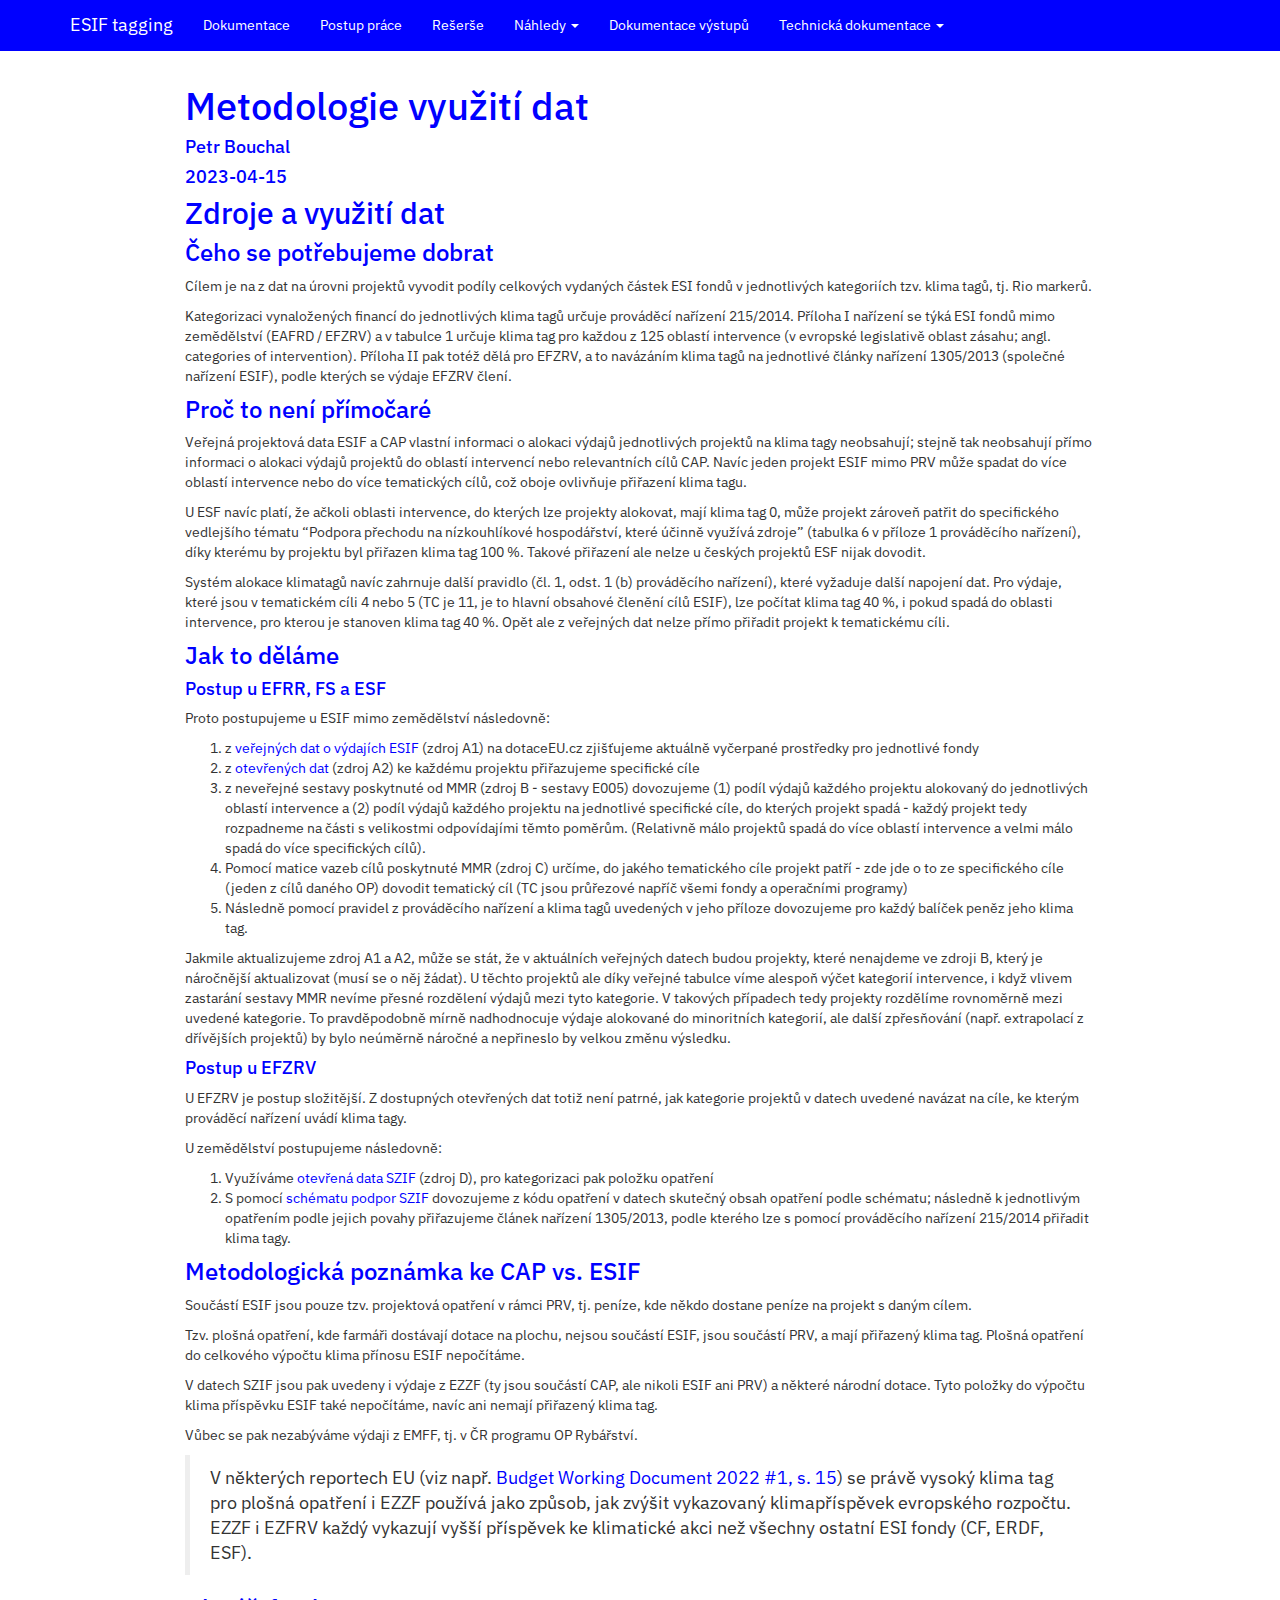
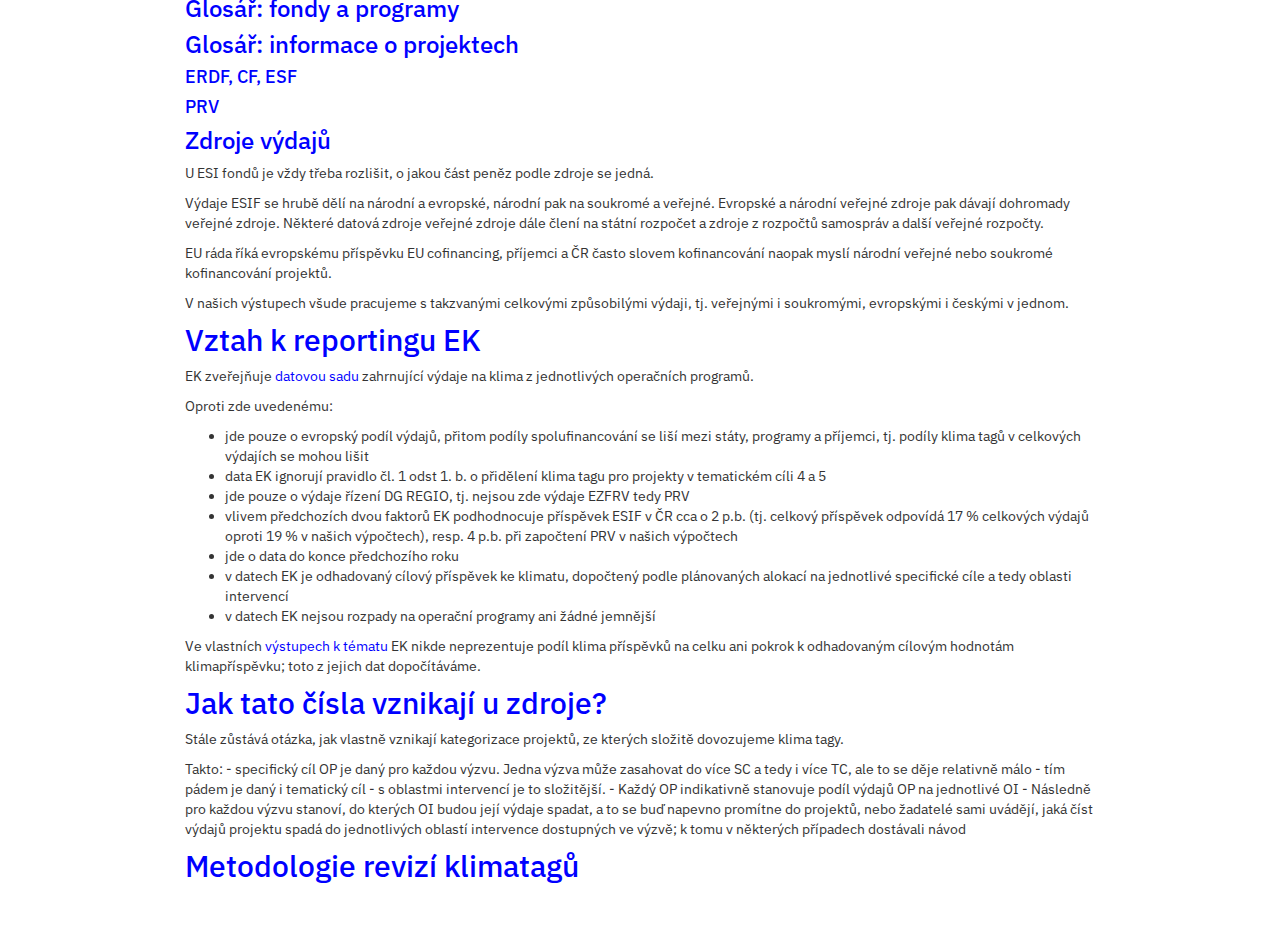
<file: docs/s_metodologie.html>
<!DOCTYPE html>

<html>

<head>

<meta charset="utf-8" />
<meta name="generator" content="pandoc" />
<meta http-equiv="X-UA-Compatible" content="IE=EDGE" />


<meta name="author" content="Petr Bouchal" />

<meta name="date" content="2023-04-15" />

<title>Metodologie využití dat</title>

<script src="site_libs/header-attrs-2.21/header-attrs.js"></script>
<script src="site_libs/jquery-3.6.0/jquery-3.6.0.min.js"></script>
<meta name="viewport" content="width=device-width, initial-scale=1" />
<link href="site_libs/bootstrap-3.3.5/css/bootstrap.min.css" rel="stylesheet" />
<script src="site_libs/bootstrap-3.3.5/js/bootstrap.min.js"></script>
<script src="site_libs/bootstrap-3.3.5/shim/html5shiv.min.js"></script>
<script src="site_libs/bootstrap-3.3.5/shim/respond.min.js"></script>
<style>h1 {font-size: 34px;}
       h1.title {font-size: 38px;}
       h2 {font-size: 30px;}
       h3 {font-size: 24px;}
       h4 {font-size: 18px;}
       h5 {font-size: 16px;}
       h6 {font-size: 12px;}
       code {color: inherit; background-color: rgba(0, 0, 0, 0.04);}
       pre:not([class]) { background-color: white }</style>
<script src="site_libs/navigation-1.1/tabsets.js"></script>
<link href="site_libs/highlightjs-9.12.0/default.css" rel="stylesheet" />
<script src="site_libs/highlightjs-9.12.0/highlight.js"></script>
<link href="site_libs/pagedtable-1.1/css/pagedtable.css" rel="stylesheet" />
<script src="site_libs/pagedtable-1.1/js/pagedtable.js"></script>

<style type="text/css">
  code{white-space: pre-wrap;}
  span.smallcaps{font-variant: small-caps;}
  span.underline{text-decoration: underline;}
  div.column{display: inline-block; vertical-align: top; width: 50%;}
  div.hanging-indent{margin-left: 1.5em; text-indent: -1.5em;}
  ul.task-list{list-style: none;}
      .display.math{display: block; text-align: center; margin: 0.5rem auto;}
  </style>

<style type="text/css">code{white-space: pre;}</style>
<script type="text/javascript">
if (window.hljs) {
  hljs.configure({languages: []});
  hljs.initHighlightingOnLoad();
  if (document.readyState && document.readyState === "complete") {
    window.setTimeout(function() { hljs.initHighlighting(); }, 0);
  }
}
</script>






<link rel="stylesheet" href="site/site.css" type="text/css" />



<style type = "text/css">
.main-container {
  max-width: 940px;
  margin-left: auto;
  margin-right: auto;
}
img {
  max-width:100%;
}
.tabbed-pane {
  padding-top: 12px;
}
.html-widget {
  margin-bottom: 20px;
}
button.code-folding-btn:focus {
  outline: none;
}
summary {
  display: list-item;
}
details > summary > p:only-child {
  display: inline;
}
pre code {
  padding: 0;
}
</style>


<style type="text/css">
.dropdown-submenu {
  position: relative;
}
.dropdown-submenu>.dropdown-menu {
  top: 0;
  left: 100%;
  margin-top: -6px;
  margin-left: -1px;
  border-radius: 0 6px 6px 6px;
}
.dropdown-submenu:hover>.dropdown-menu {
  display: block;
}
.dropdown-submenu>a:after {
  display: block;
  content: " ";
  float: right;
  width: 0;
  height: 0;
  border-color: transparent;
  border-style: solid;
  border-width: 5px 0 5px 5px;
  border-left-color: #cccccc;
  margin-top: 5px;
  margin-right: -10px;
}
.dropdown-submenu:hover>a:after {
  border-left-color: #adb5bd;
}
.dropdown-submenu.pull-left {
  float: none;
}
.dropdown-submenu.pull-left>.dropdown-menu {
  left: -100%;
  margin-left: 10px;
  border-radius: 6px 0 6px 6px;
}
</style>

<script type="text/javascript">
// manage active state of menu based on current page
$(document).ready(function () {
  // active menu anchor
  href = window.location.pathname
  href = href.substr(href.lastIndexOf('/') + 1)
  if (href === "")
    href = "index.html";
  var menuAnchor = $('a[href="' + href + '"]');

  // mark the anchor link active (and if it's in a dropdown, also mark that active)
  var dropdown = menuAnchor.closest('li.dropdown');
  if (window.bootstrap) { // Bootstrap 4+
    menuAnchor.addClass('active');
    dropdown.find('> .dropdown-toggle').addClass('active');
  } else { // Bootstrap 3
    menuAnchor.parent().addClass('active');
    dropdown.addClass('active');
  }

  // Navbar adjustments
  var navHeight = $(".navbar").first().height() + 15;
  var style = document.createElement('style');
  var pt = "padding-top: " + navHeight + "px; ";
  var mt = "margin-top: -" + navHeight + "px; ";
  var css = "";
  // offset scroll position for anchor links (for fixed navbar)
  for (var i = 1; i <= 6; i++) {
    css += ".section h" + i + "{ " + pt + mt + "}\n";
  }
  style.innerHTML = "body {" + pt + "padding-bottom: 40px; }\n" + css;
  document.head.appendChild(style);
});
</script>

<!-- tabsets -->

<style type="text/css">
.tabset-dropdown > .nav-tabs {
  display: inline-table;
  max-height: 500px;
  min-height: 44px;
  overflow-y: auto;
  border: 1px solid #ddd;
  border-radius: 4px;
}

.tabset-dropdown > .nav-tabs > li.active:before, .tabset-dropdown > .nav-tabs.nav-tabs-open:before {
  content: "\e259";
  font-family: 'Glyphicons Halflings';
  display: inline-block;
  padding: 10px;
  border-right: 1px solid #ddd;
}

.tabset-dropdown > .nav-tabs.nav-tabs-open > li.active:before {
  content: "\e258";
  font-family: 'Glyphicons Halflings';
  border: none;
}

.tabset-dropdown > .nav-tabs > li.active {
  display: block;
}

.tabset-dropdown > .nav-tabs > li > a,
.tabset-dropdown > .nav-tabs > li > a:focus,
.tabset-dropdown > .nav-tabs > li > a:hover {
  border: none;
  display: inline-block;
  border-radius: 4px;
  background-color: transparent;
}

.tabset-dropdown > .nav-tabs.nav-tabs-open > li {
  display: block;
  float: none;
}

.tabset-dropdown > .nav-tabs > li {
  display: none;
}
</style>

<!-- code folding -->




</head>

<body>


<div class="container-fluid main-container">




<div class="navbar navbar-default  navbar-fixed-top" role="navigation">
  <div class="container">
    <div class="navbar-header">
      <button type="button" class="navbar-toggle collapsed" data-toggle="collapse" data-bs-toggle="collapse" data-target="#navbar" data-bs-target="#navbar">
        <span class="icon-bar"></span>
        <span class="icon-bar"></span>
        <span class="icon-bar"></span>
      </button>
      <a class="navbar-brand" href="index.html">ESIF tagging</a>
    </div>
    <div id="navbar" class="navbar-collapse collapse">
      <ul class="nav navbar-nav">
        <li>
  <a href="s_doc.html">Dokumentace</a>
</li>
<li>
  <a href="log.html">Postup práce</a>
</li>
<li>
  <a href="research.html">Rešerše</a>
</li>
<li class="dropdown">
  <a href="#" class="dropdown-toggle" data-toggle="dropdown" role="button" data-bs-toggle="dropdown" aria-expanded="false">
    Náhledy
     
    <span class="caret"></span>
  </a>
  <ul class="dropdown-menu" role="menu">
    <li>
      <a href="sample.html">Příklady reklasifikovaných projektů</a>
    </li>
    <li>
      <a href="s_listing.html">Pomůcka pro ruční tagging</a>
    </li>
  </ul>
</li>
<li>
  <a href="s_output.html">Dokumentace výstupů</a>
</li>
<li class="dropdown">
  <a href="#" class="dropdown-toggle" data-toggle="dropdown" role="button" data-bs-toggle="dropdown" aria-expanded="false">
    Technická dokumentace
     
    <span class="caret"></span>
  </a>
  <ul class="dropdown-menu" role="menu">
    <li>
      <a href="s_inputchecks.html">Validace vstupů</a>
    </li>
    <li>
      <a href="dev.html">Vývojářská dokumentace</a>
    </li>
  </ul>
</li>
      </ul>
      <ul class="nav navbar-nav navbar-right">
        <li>
  <a href="https://github.com/cdeorgcz/esiftagging">
    <span class="fab fa-github fa-lg"></span>
     
  </a>
</li>
<li>
  <a href="https://petrbouchal.xyz">
    <span class="fas fa-asterisk fa-lg"></span>
     
  </a>
</li>
      </ul>
    </div><!--/.nav-collapse -->
  </div><!--/.container -->
</div><!--/.navbar -->

<div id="header">



<h1 class="title toc-ignore">Metodologie využití dat</h1>
<h4 class="author">Petr Bouchal</h4>
<h4 class="date">2023-04-15</h4>

</div>


<div id="zdroje-a-využití-dat" class="section level2">
<h2>Zdroje a využití dat</h2>
<div id="čeho-se-potřebujeme-dobrat" class="section level3">
<h3>Čeho se potřebujeme dobrat</h3>
<p>Cílem je na z dat na úrovni projektů vyvodit podíly celkových
vydaných částek ESI fondů v jednotlivých kategoriích tzv. klima tagů,
tj. Rio markerů.</p>
<p>Kategorizaci vynaložených financí do jednotlivých klima tagů určuje
prováděcí nařízení 215/2014. Příloha I nařízení se týká ESI fondů mimo
zemědělství (EAFRD / EFZRV) a v tabulce 1 určuje klima tag pro každou z
125 oblastí intervence (v evropské legislativě oblast zásahu; angl.
categories of intervention). Příloha II pak totéž dělá pro EFZRV, a to
navázáním klima tagů na jednotlivé články nařízení 1305/2013 (společné
nařízení ESIF), podle kterých se výdaje EFZRV člení.</p>
</div>
<div id="proč-to-není-přímočaré" class="section level3">
<h3>Proč to není přímočaré</h3>
<p>Veřejná projektová data ESIF a CAP vlastní informaci o alokaci výdajů
jednotlivých projektů na klima tagy neobsahují; stejně tak neobsahují
přímo informaci o alokaci výdajů projektů do oblastí intervencí nebo
relevantních cílů CAP. Navíc jeden projekt ESIF mimo PRV může spadat do
více oblastí intervence nebo do více tematických cílů, což oboje
ovlivňuje přiřazení klima tagu.</p>
<p>U ESF navíc platí, že ačkoli oblasti intervence, do kterých lze
projekty alokovat, mají klima tag 0, může projekt zároveň patřit do
specifického vedlejšího tématu “Podpora přechodu na nízkouhlíkové
hospodářství, které účinně využívá zdroje” (tabulka 6 v příloze 1
prováděcího nařízení), díky kterému by projektu byl přiřazen klima tag
100 %. Takové přiřazení ale nelze u českých projektů ESF nijak
dovodit.</p>
<p>Systém alokace klimatagů navíc zahrnuje další pravidlo (čl. 1, odst.
1 (b) prováděcího nařízení), které vyžaduje další napojení dat. Pro
výdaje, které jsou v tematickém cíli 4 nebo 5 (TC je 11, je to hlavní
obsahové členění cílů ESIF), lze počítat klima tag 40 %, i pokud spadá
do oblasti intervence, pro kterou je stanoven klima tag 40 %. Opět ale z
veřejných dat nelze přímo přiřadit projekt k tematickému cíli.</p>
</div>
<div id="jak-to-děláme" class="section level3">
<h3>Jak to děláme</h3>
<div id="postup-u-efrr-fs-a-esf" class="section level4">
<h4>Postup u EFRR, FS a ESF</h4>
<p>Proto postupujeme u ESIF mimo zemědělství následovně:</p>
<ol style="list-style-type: decimal">
<li>z <a
href="https://dotaceeu.cz/cs/statistiky-a-analyzy/seznam-operaci-(prijemcu)">veřejných
dat o výdajích ESIF</a> (zdroj A1) na dotaceEU.cz zjišťujeme aktuálně
vyčerpané prostředky pro jednotlivé fondy</li>
<li>z <a
href="https://data.gov.cz/datov%C3%A1-sada?iri=https://data.gov.cz/zdroj/datov%C3%A9-sady/66002222/af32ce8f398945f72b65a7215e2ec78e">otevřených
dat</a> (zdroj A2) ke každému projektu přiřazujeme specifické cíle</li>
<li>z neveřejné sestavy poskytnuté od MMR (zdroj B - sestavy E005)
dovozujeme (1) podíl výdajů každého projektu alokovaný do jednotlivých
oblastí intervence a (2) podíl výdajů každého projektu na jednotlivé
specifické cíle, do kterých projekt spadá - každý projekt tedy
rozpadneme na části s velikostmi odpovídajími těmto poměrům. (Relativně
málo projektů spadá do více oblastí intervence a velmi málo spadá do
více specifických cílů).</li>
<li>Pomocí matice vazeb cílů poskytnuté MMR (zdroj C) určíme, do jakého
tematického cíle projekt patří - zde jde o to ze specifického cíle
(jeden z cílů daného OP) dovodit tematický cíl (TC jsou průřezové napříč
všemi fondy a operačními programy)</li>
<li>Následně pomocí pravidel z prováděcího nařízení a klima tagů
uvedených v jeho příloze dovozujeme pro každý balíček peněz jeho klima
tag.</li>
</ol>
<p>Jakmile aktualizujeme zdroj A1 a A2, může se stát, že v aktuálních
veřejných datech budou projekty, které nenajdeme ve zdroji B, který je
náročnější aktualizovat (musí se o něj žádat). U těchto projektů ale
díky veřejné tabulce víme alespoň výčet kategorií intervence, i když
vlivem zastarání sestavy MMR nevíme přesné rozdělení výdajů mezi tyto
kategorie. V takových případech tedy projekty rozdělíme rovnoměrně mezi
uvedené kategorie. To pravděpodobně mírně nadhodnocuje výdaje alokované
do minoritních kategorií, ale další zpřesňování (např. extrapolací z
dřívějších projektů) by bylo neúměrně náročné a nepřineslo by velkou
změnu výsledku.</p>
</div>
<div id="postup-u-efzrv" class="section level4">
<h4>Postup u EFZRV</h4>
<p>U EFZRV je postup složitější. Z dostupných otevřených dat totiž není
patrné, jak kategorie projektů v datech uvedené navázat na cíle, ke
kterým prováděcí nařízení uvádí klima tagy.</p>
<p>U zemědělství postupujeme následovně:</p>
<ol style="list-style-type: decimal">
<li>Využíváme <a
href="https://www.szif.cz/cs/seznam-prijemcu-dotaci">otevřená data
SZIF</a> (zdroj D), pro kategorizaci pak položku opatření</li>
<li>S pomocí <a
href="https://www.szif.cz/cs/CmDocument?rid=%2Fapa_anon%2Fcs%2Fdokumenty_ke_stazeni%2Fprv2014%2Fzakladni_informace%2F1436519577270.pdf">schématu
podpor SZIF</a> dovozujeme z kódu opatření v datech skutečný obsah
opatření podle schématu; následně k jednotlivým opatřením podle jejich
povahy přiřazujeme článek nařízení 1305/2013, podle kterého lze s pomocí
prováděcího nařízení 215/2014 přiřadit klima tagy.</li>
</ol>
</div>
</div>
<div id="metodologická-poznámka-ke-cap-vs.-esif" class="section level3">
<h3>Metodologická poznámka ke CAP vs. ESIF</h3>
<p>Součástí ESIF jsou pouze tzv. projektová opatření v rámci PRV, tj.
peníze, kde někdo dostane peníze na projekt s daným cílem.</p>
<p>Tzv. plošná opatření, kde farmáři dostávají dotace na plochu, nejsou
součástí ESIF, jsou součástí PRV, a mají přiřazený klima tag. Plošná
opatření do celkového výpočtu klima přínosu ESIF nepočítáme.</p>
<p>V datech SZIF jsou pak uvedeny i výdaje z EZZF (ty jsou součástí CAP,
ale nikoli ESIF ani PRV) a některé národní dotace. Tyto položky do
výpočtu klima příspěvku ESIF také nepočítáme, navíc ani nemají přiřazený
klima tag.</p>
<p>Vůbec se pak nezabýváme výdaji z EMFF, tj. v ČR programu OP
Rybářství.</p>
<blockquote>
<p>V některých reportech EU (viz např. <a
href="https://commission.europa.eu/system/files/2021-07/db2022_wd_1_programme_statements_web_0.pdf#page=15">Budget
Working Document 2022 #1, s. 15</a>) se právě vysoký klima tag pro
plošná opatření i EZZF používá jako způsob, jak zvýšit vykazovaný
klimapříspěvek evropského rozpočtu. EZZF i EZFRV každý vykazují vyšší
příspěvek ke klimatické akci než všechny ostatní ESI fondy (CF, ERDF,
ESF).</p>
</blockquote>
</div>
<div id="glosář-fondy-a-programy" class="section level3">
<h3>Glosář: fondy a programy</h3>
</div>
<div id="glosář-informace-o-projektech" class="section level3">
<h3>Glosář: informace o projektech</h3>
<div id="erdf-cf-esf" class="section level4">
<h4>ERDF, CF, ESF</h4>
</div>
<div id="prv" class="section level4">
<h4>PRV</h4>
</div>
</div>
<div id="zdroje-výdajů" class="section level3">
<h3>Zdroje výdajů</h3>
<p>U ESI fondů je vždy třeba rozlišit, o jakou část peněz podle zdroje
se jedná.</p>
<p>Výdaje ESIF se hrubě dělí na národní a evropské, národní pak na
soukromé a veřejné. Evropské a národní veřejné zdroje pak dávají
dohromady veřejné zdroje. Některé datová zdroje veřejné zdroje dále
člení na státní rozpočet a zdroje z rozpočtů samospráv a další veřejné
rozpočty.</p>
<p>EU ráda říká evropskému příspěvku EU cofinancing, příjemci a ČR často
slovem kofinancování naopak myslí národní veřejné nebo soukromé
kofinancování projektů.</p>
<p>V našich výstupech všude pracujeme s takzvanými celkovými způsobilými
výdaji, tj. veřejnými i soukromými, evropskými i českými v jednom.</p>
</div>
</div>
<div id="vztah-k-reportingu-ek" class="section level2">
<h2>Vztah k reportingu EK</h2>
<p>EK zveřejňuje <a
href="https://cohesiondata.ec.europa.eu/2014-2020-Categorisation/ESIF-2014-2020-categorisation-ERDF-ESF-CF-planned-/3kkx-ekfq">datovou
sadu</a> zahrnující výdaje na klima z jednotlivých operačních
programů.</p>
<p>Oproti zde uvedenému:</p>
<ul>
<li>jde pouze o evropský podíl výdajů, přitom podíly spolufinancování se
liší mezi státy, programy a příjemci, tj. podíly klima tagů v celkových
výdajích se mohou lišit</li>
<li>data EK ignorují pravidlo čl. 1 odst 1. b. o přidělení klima tagu
pro projekty v tematickém cíli 4 a 5</li>
<li>jde pouze o výdaje řízení DG REGIO, tj. nejsou zde výdaje EZFRV tedy
PRV</li>
<li>vlivem předchozích dvou faktorů EK podhodnocuje příspěvek ESIF v ČR
cca o 2 p.b. (tj. celkový příspěvek odpovídá 17 % celkových výdajů
oproti 19 % v našich výpočtech), resp. 4 p.b. při započtení PRV v našich
výpočtech</li>
<li>jde o data do konce předchozího roku</li>
<li>v datech EK je odhadovaný cílový příspěvek ke klimatu, dopočtený
podle plánovaných alokací na jednotlivé specifické cíle a tedy oblasti
intervencí</li>
<li>v datech EK nejsou rozpady na operační programy ani žádné
jemnější</li>
</ul>
<p>Ve vlastních <a
href="https://cohesiondata.ec.europa.eu/stories/s/a8jn-38y8">výstupech k
tématu</a> EK nikde neprezentuje podíl klima příspěvků na celku ani
pokrok k odhadovaným cílovým hodnotám klimapříspěvku; toto z jejich dat
dopočítáváme.</p>
</div>
<div id="jak-tato-čísla-vznikají-u-zdroje" class="section level2">
<h2>Jak tato čísla vznikají u zdroje?</h2>
<p>Stále zůstává otázka, jak vlastně vznikají kategorizace projektů, ze
kterých složitě dovozujeme klima tagy.</p>
<p>Takto: - specifický cíl OP je daný pro každou výzvu. Jedna výzva může
zasahovat do více SC a tedy i více TC, ale to se děje relativně málo -
tím pádem je daný i tematický cíl - s oblastmi intervencí je to
složitější. - Každý OP indikativně stanovuje podíl výdajů OP na
jednotlivé OI - Následně pro každou výzvu stanoví, do kterých OI budou
její výdaje spadat, a to se buď napevno promítne do projektů, nebo
žadatelé sami uvádějí, jaká číst výdajů projektu spadá do jednotlivých
oblastí intervence dostupných ve výzvě; k tomu v některých případech
dostávali návod</p>
</div>
<div id="metodologie-revizí-klimatagů" class="section level2">
<h2>Metodologie revizí klimatagů</h2>
</div>




</div>

<script>

// add bootstrap table styles to pandoc tables
function bootstrapStylePandocTables() {
  $('tr.odd').parent('tbody').parent('table').addClass('table table-condensed');
}
$(document).ready(function () {
  bootstrapStylePandocTables();
});


</script>

<!-- tabsets -->

<script>
$(document).ready(function () {
  window.buildTabsets("TOC");
});

$(document).ready(function () {
  $('.tabset-dropdown > .nav-tabs > li').click(function () {
    $(this).parent().toggleClass('nav-tabs-open');
  });
});
</script>

<!-- code folding -->



</body>
</html>
</file>
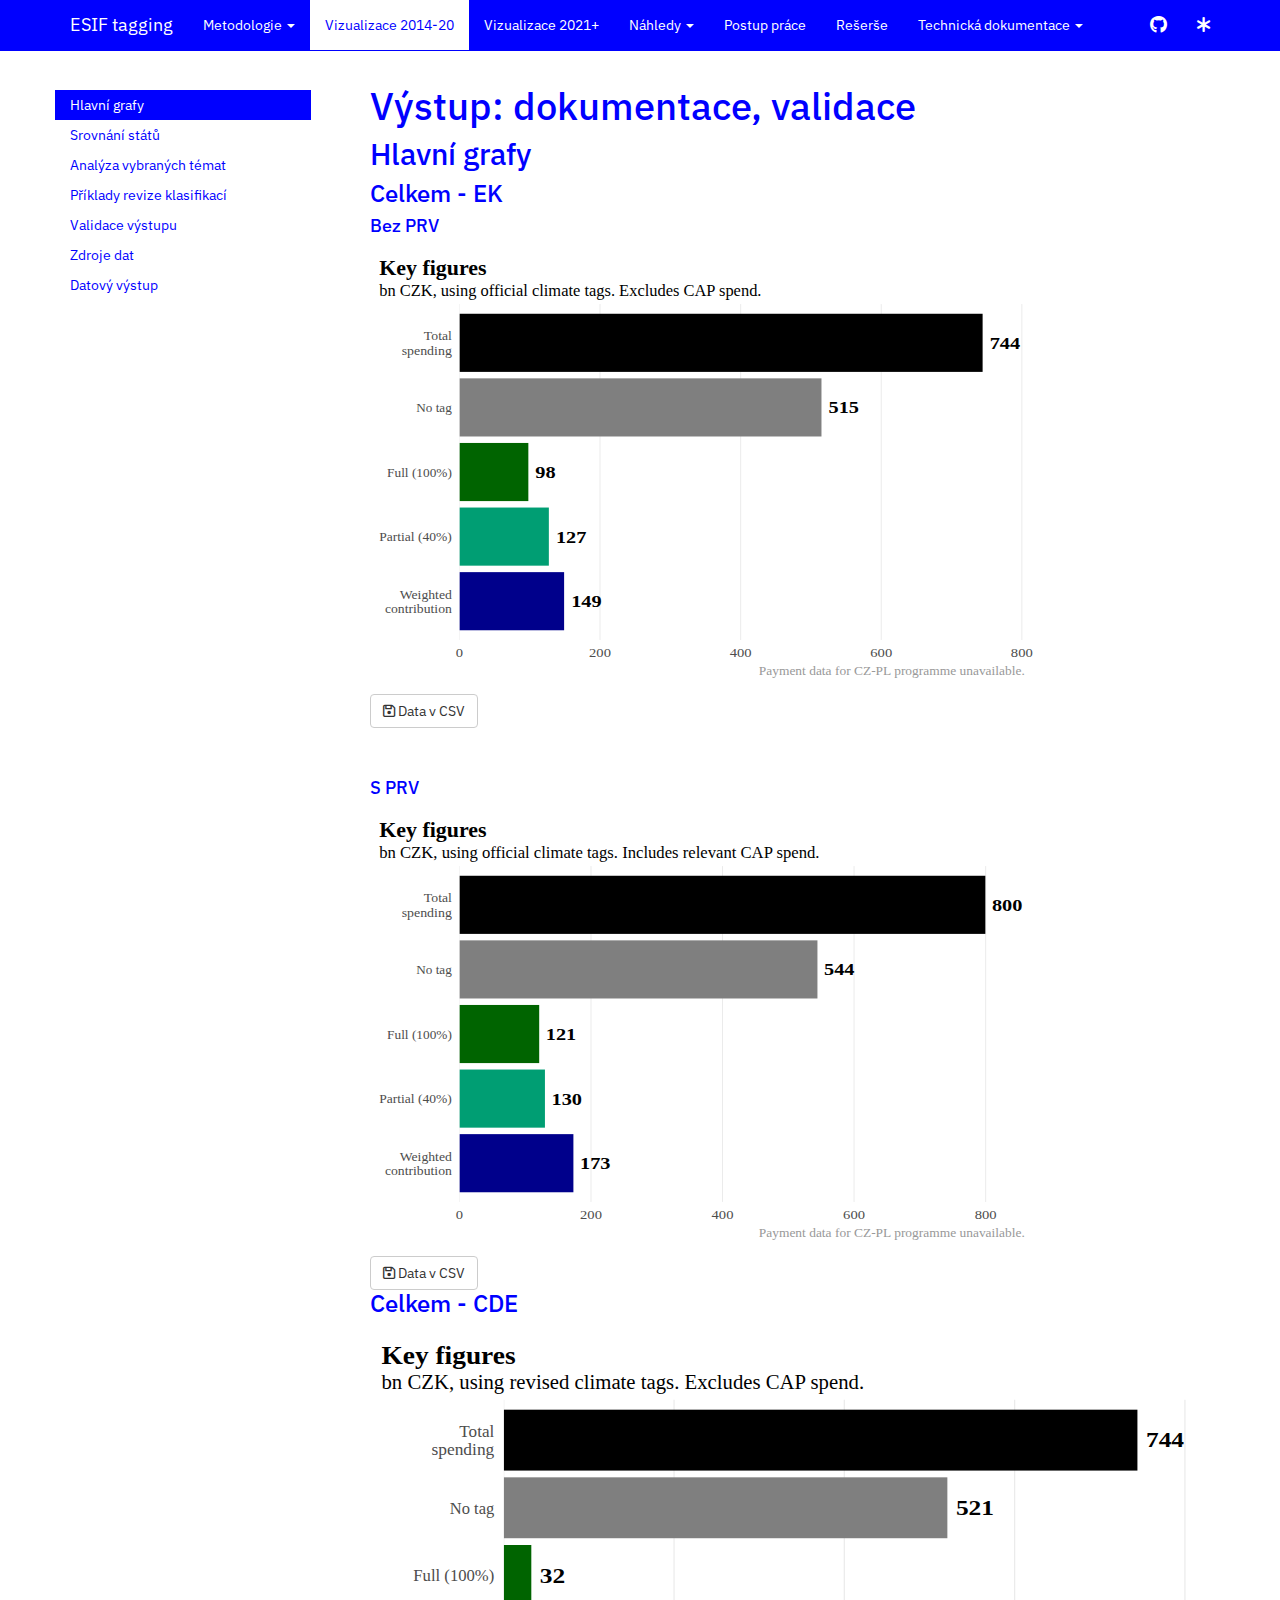
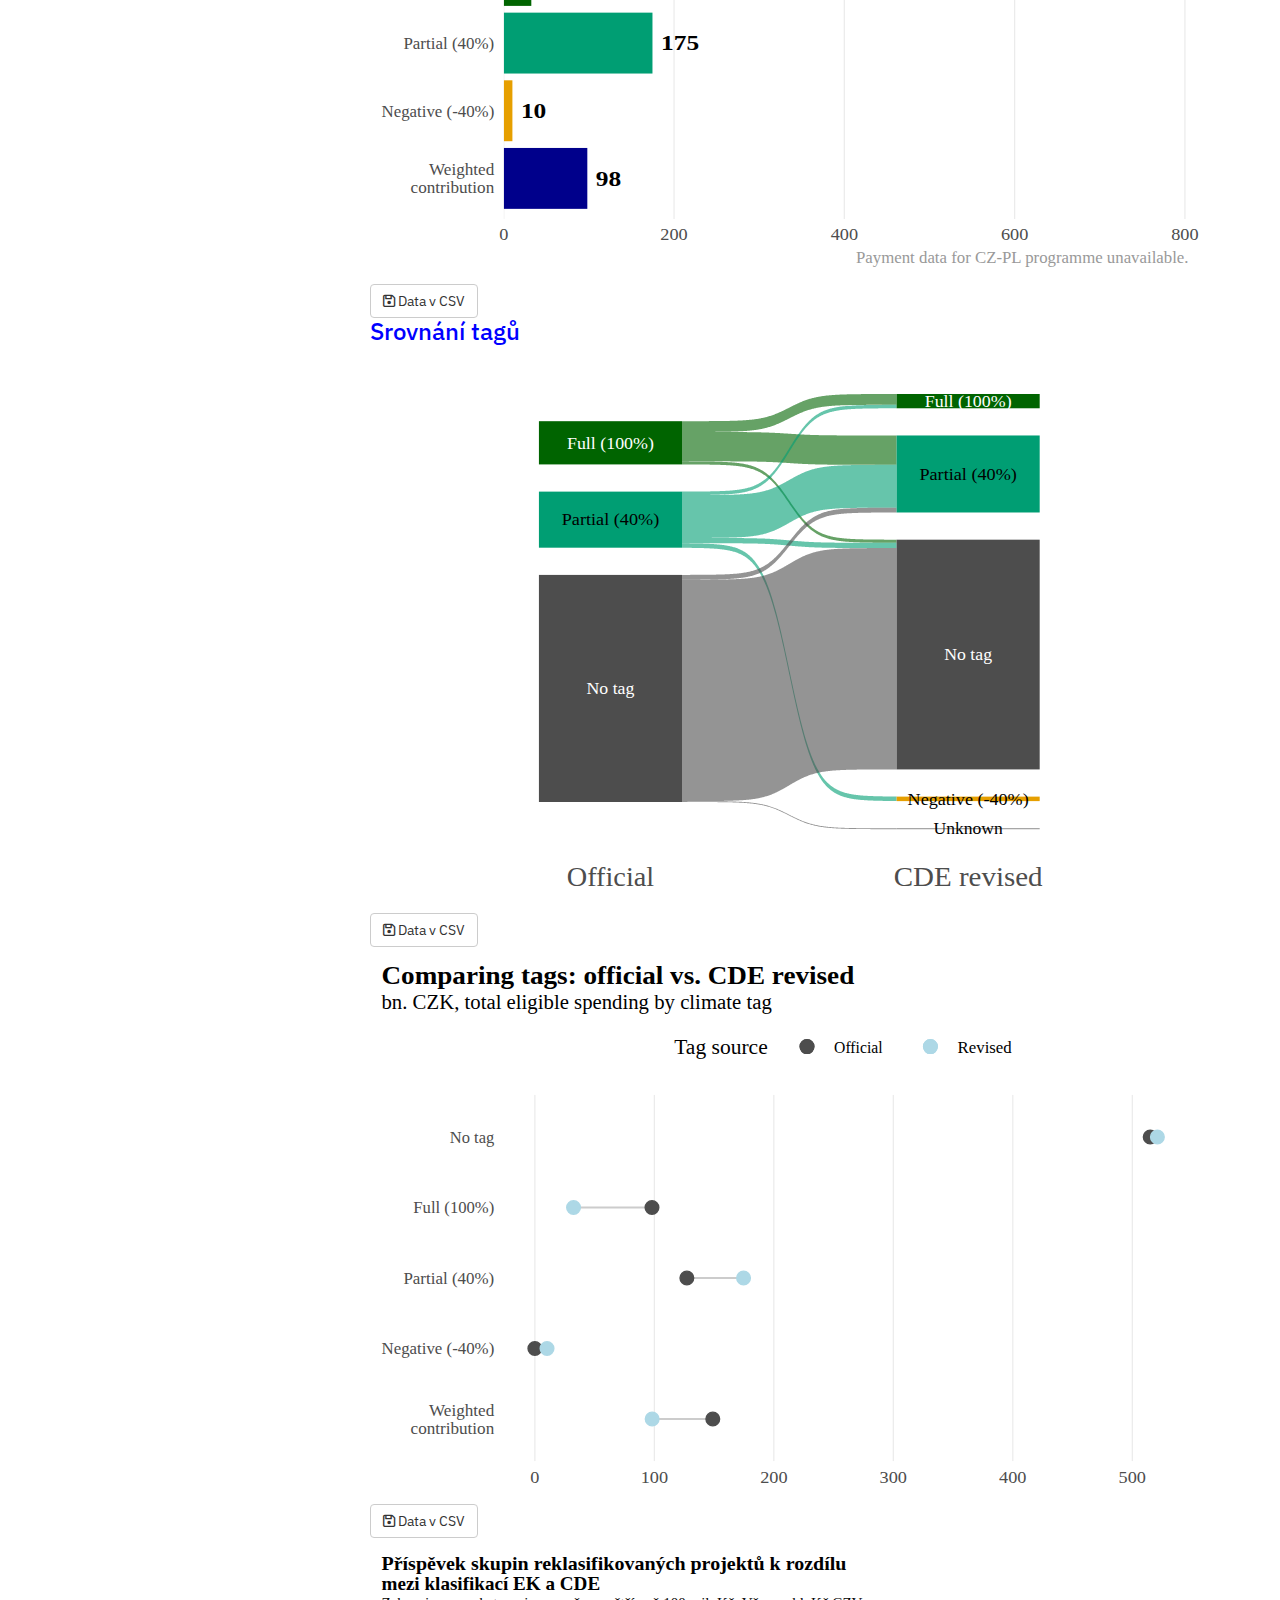
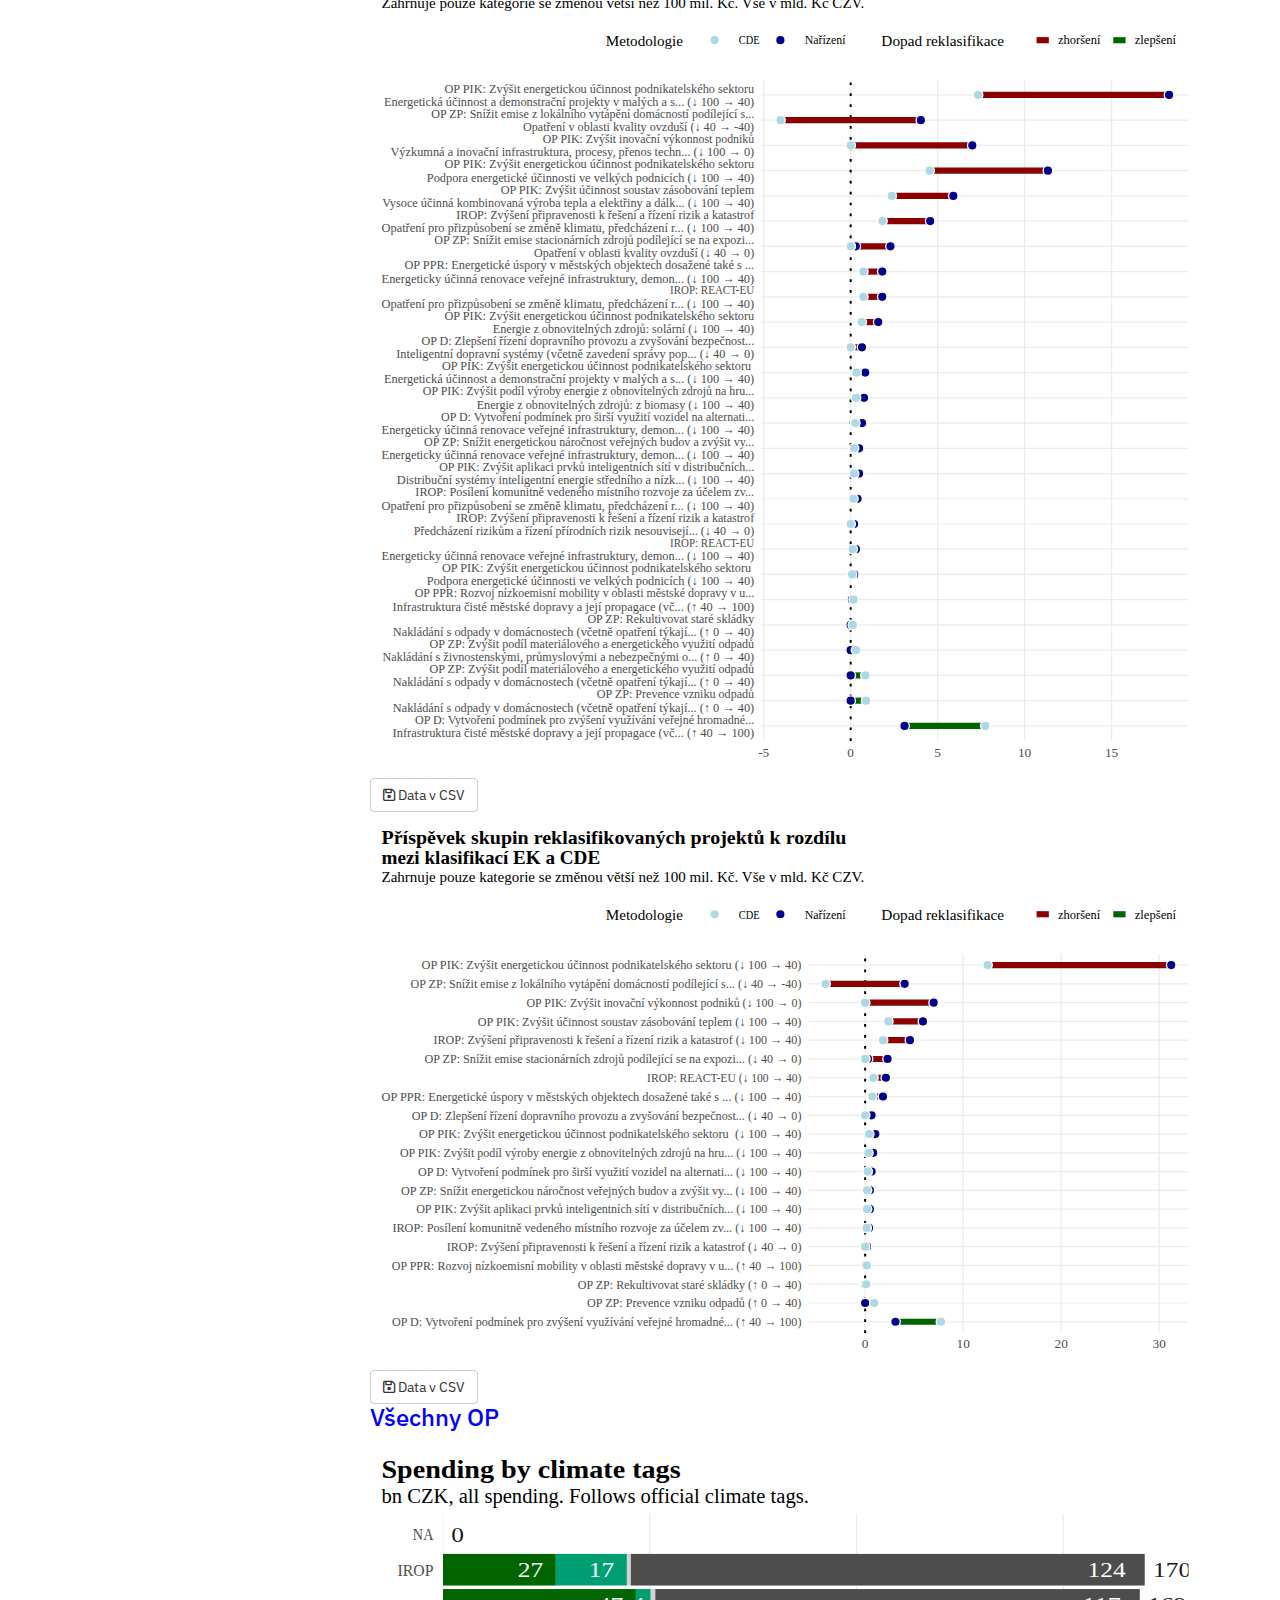
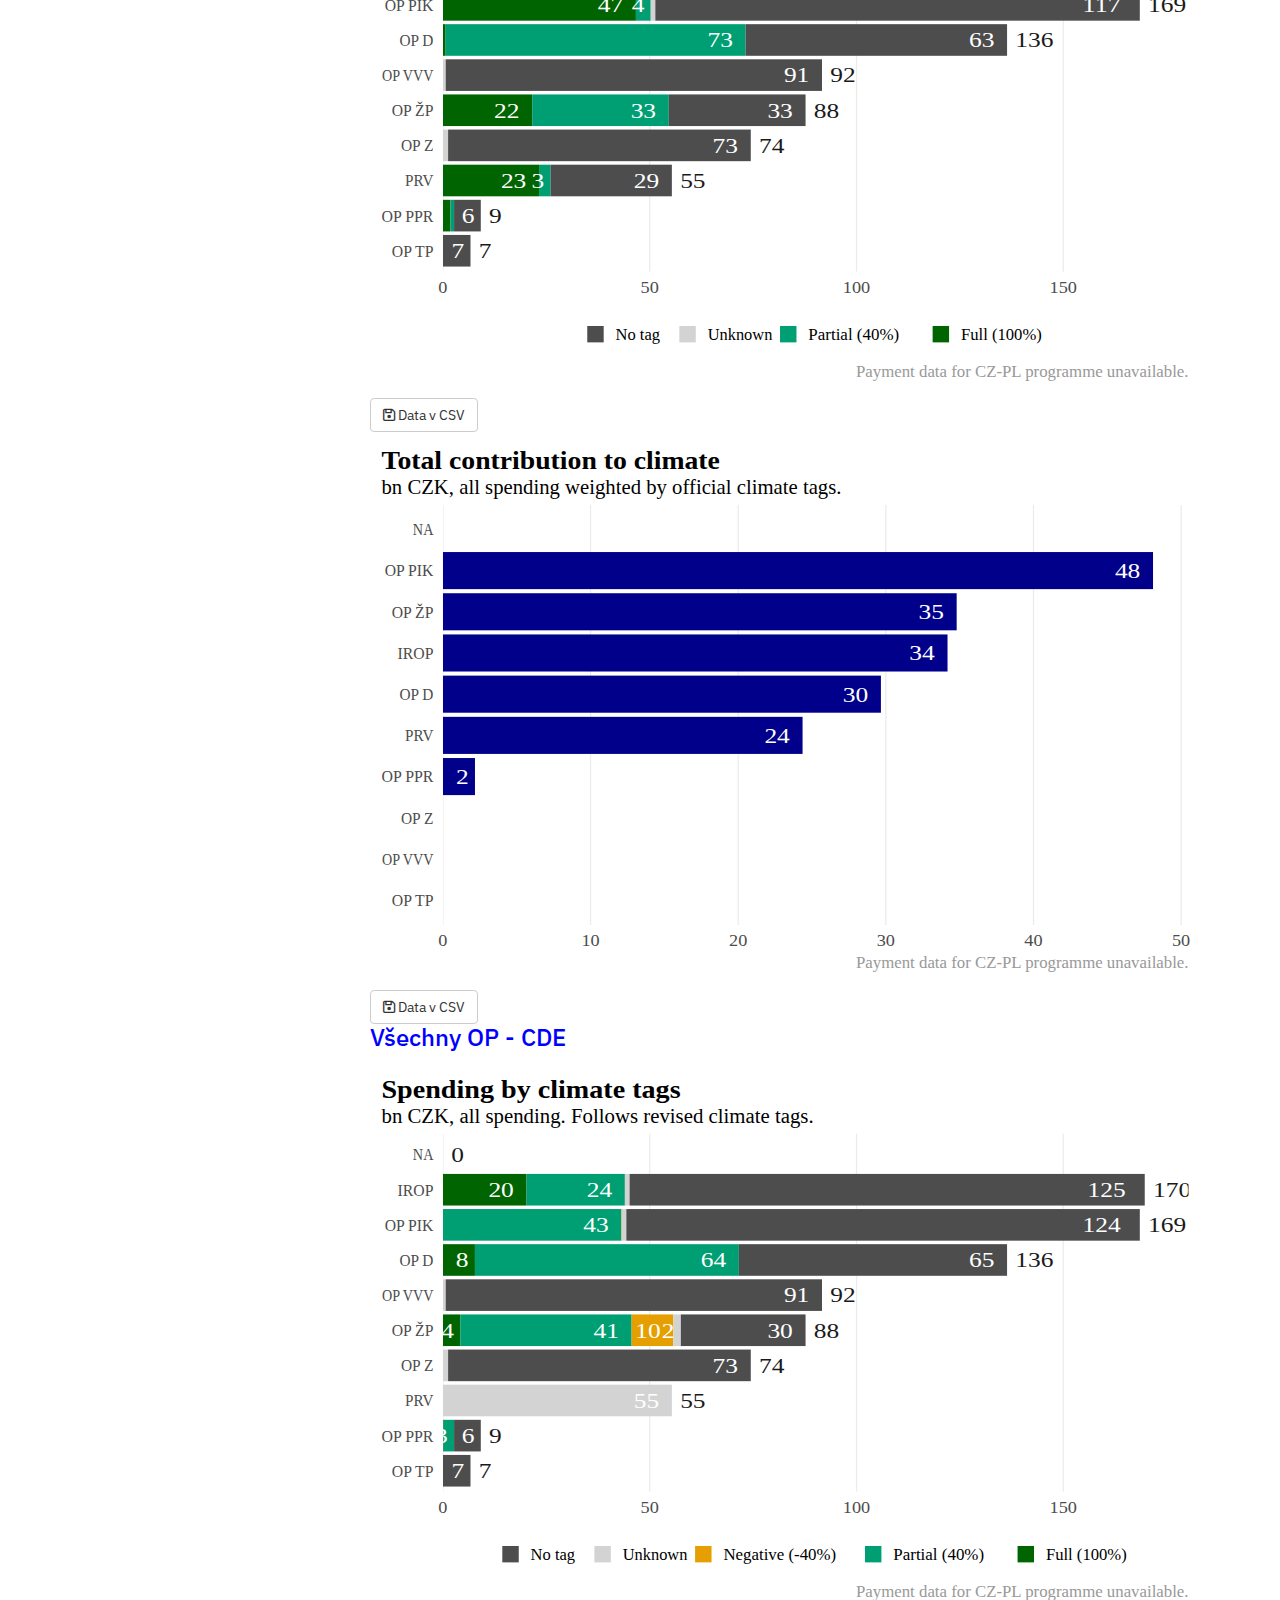
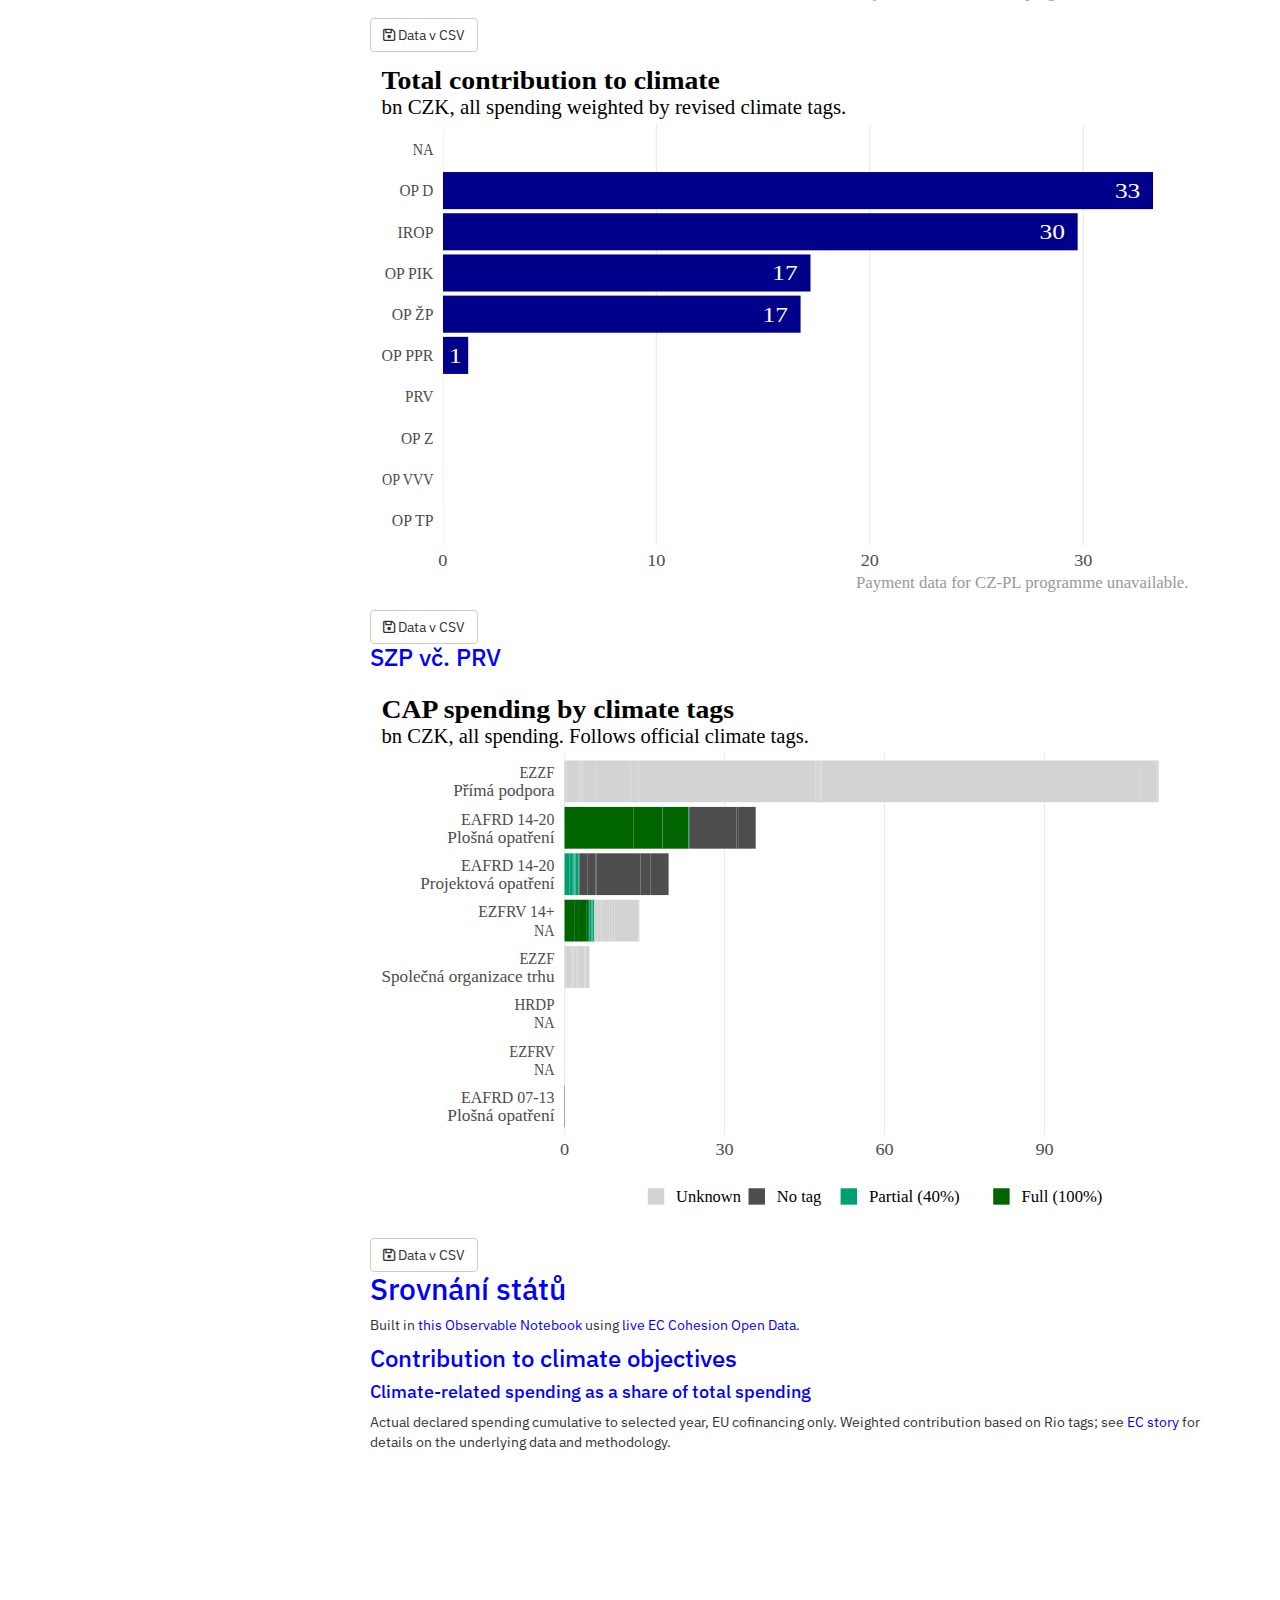
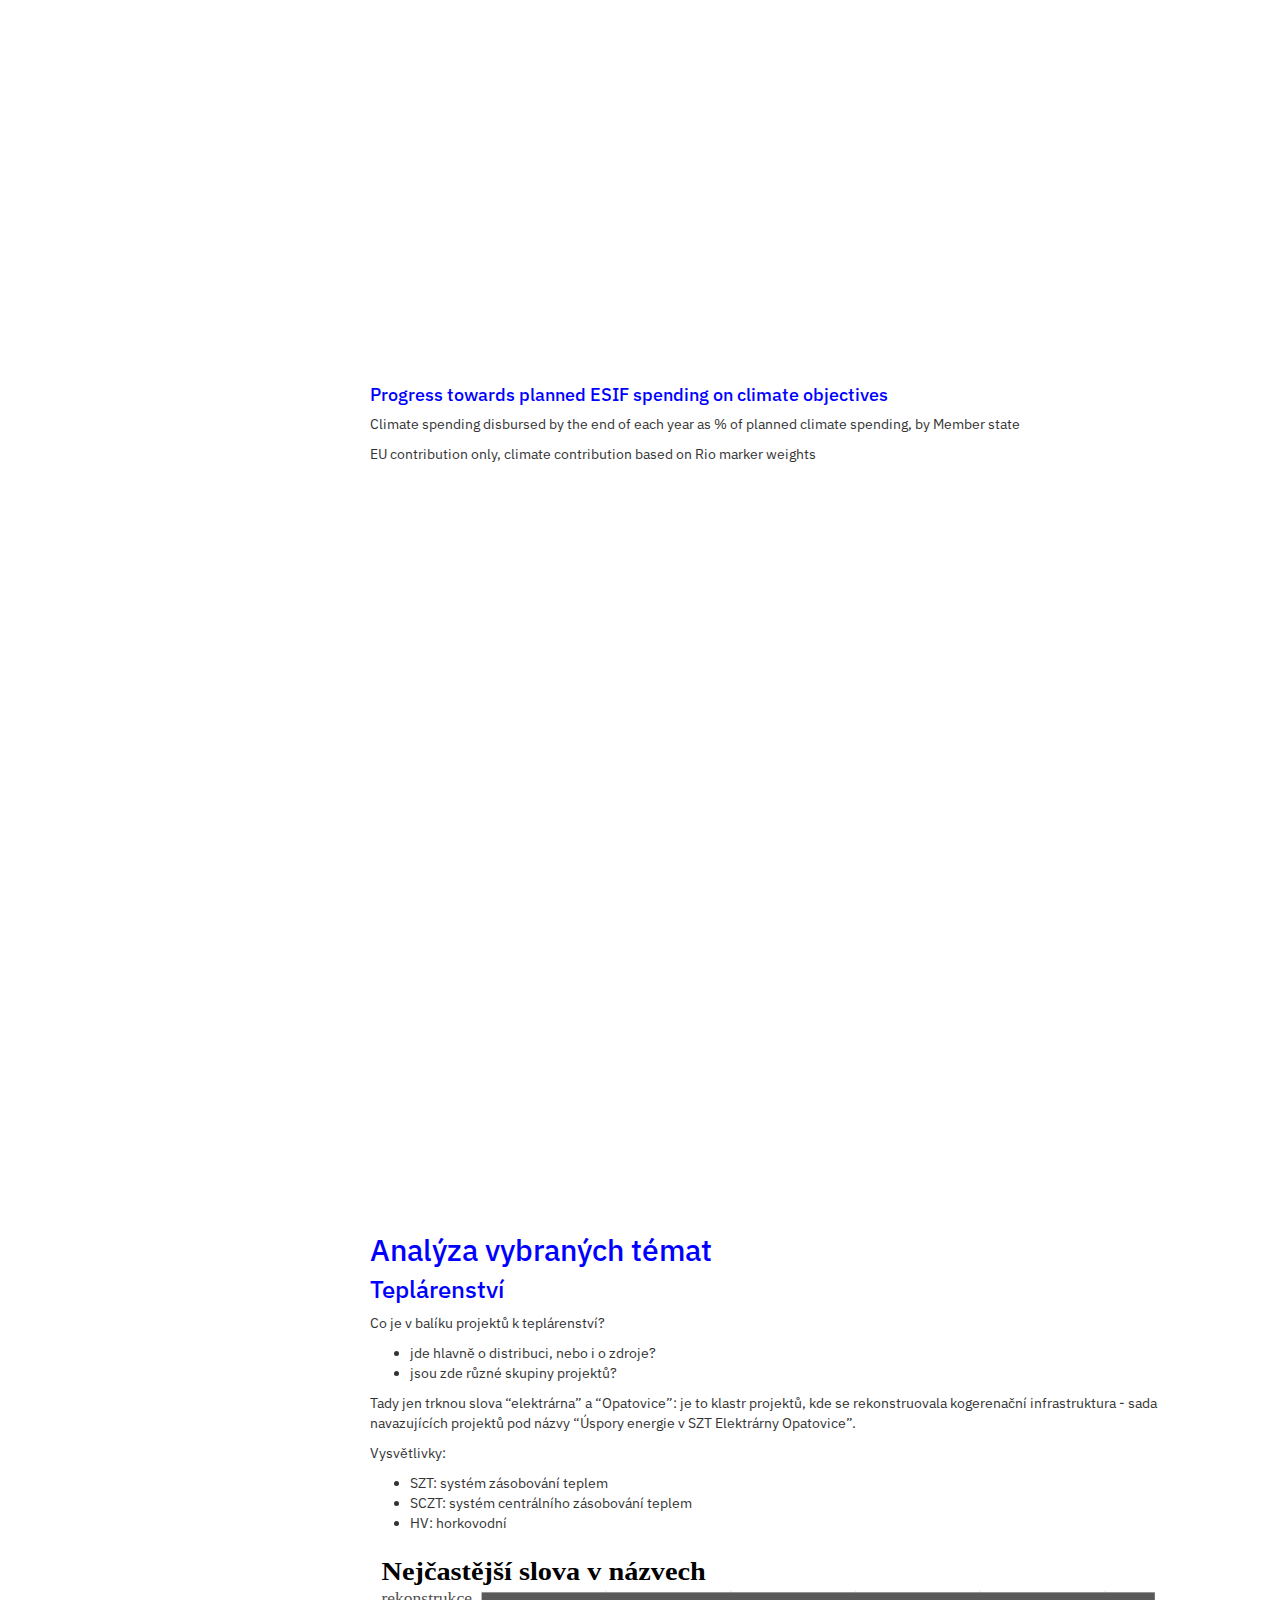
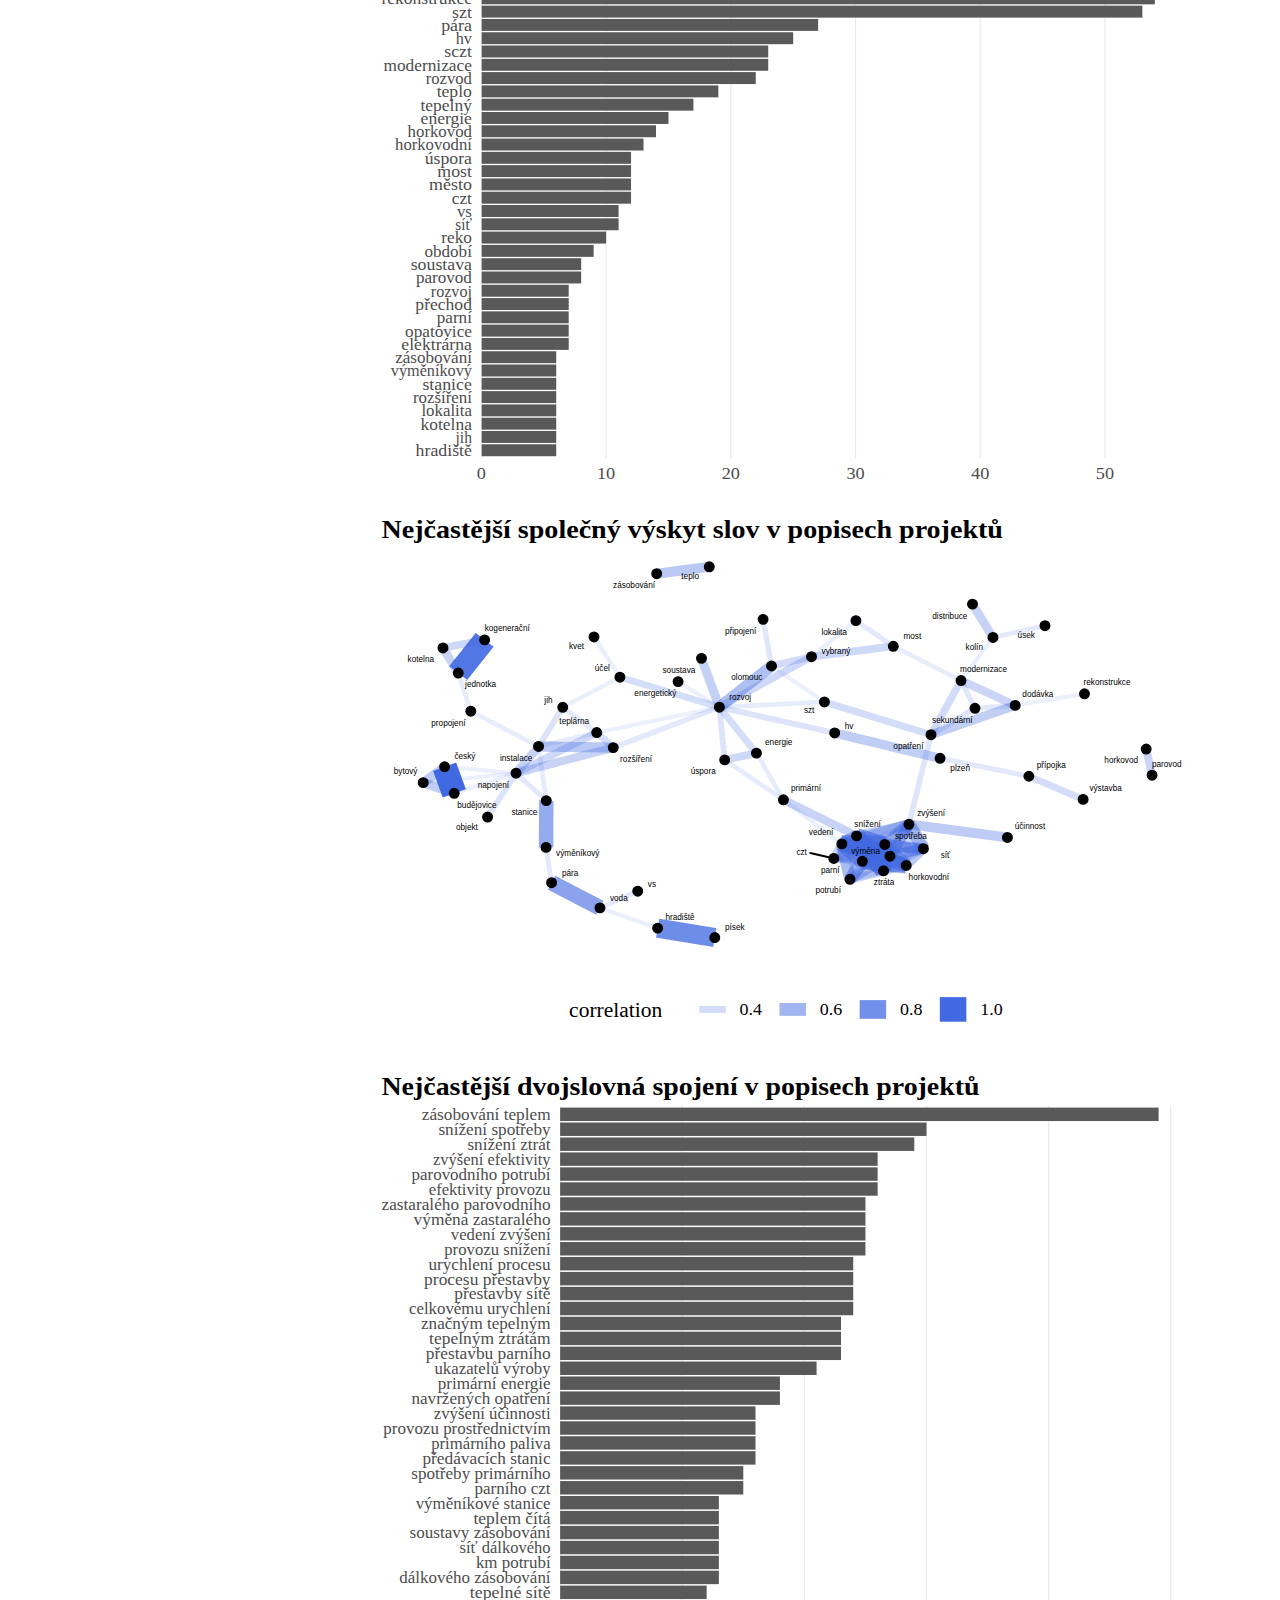
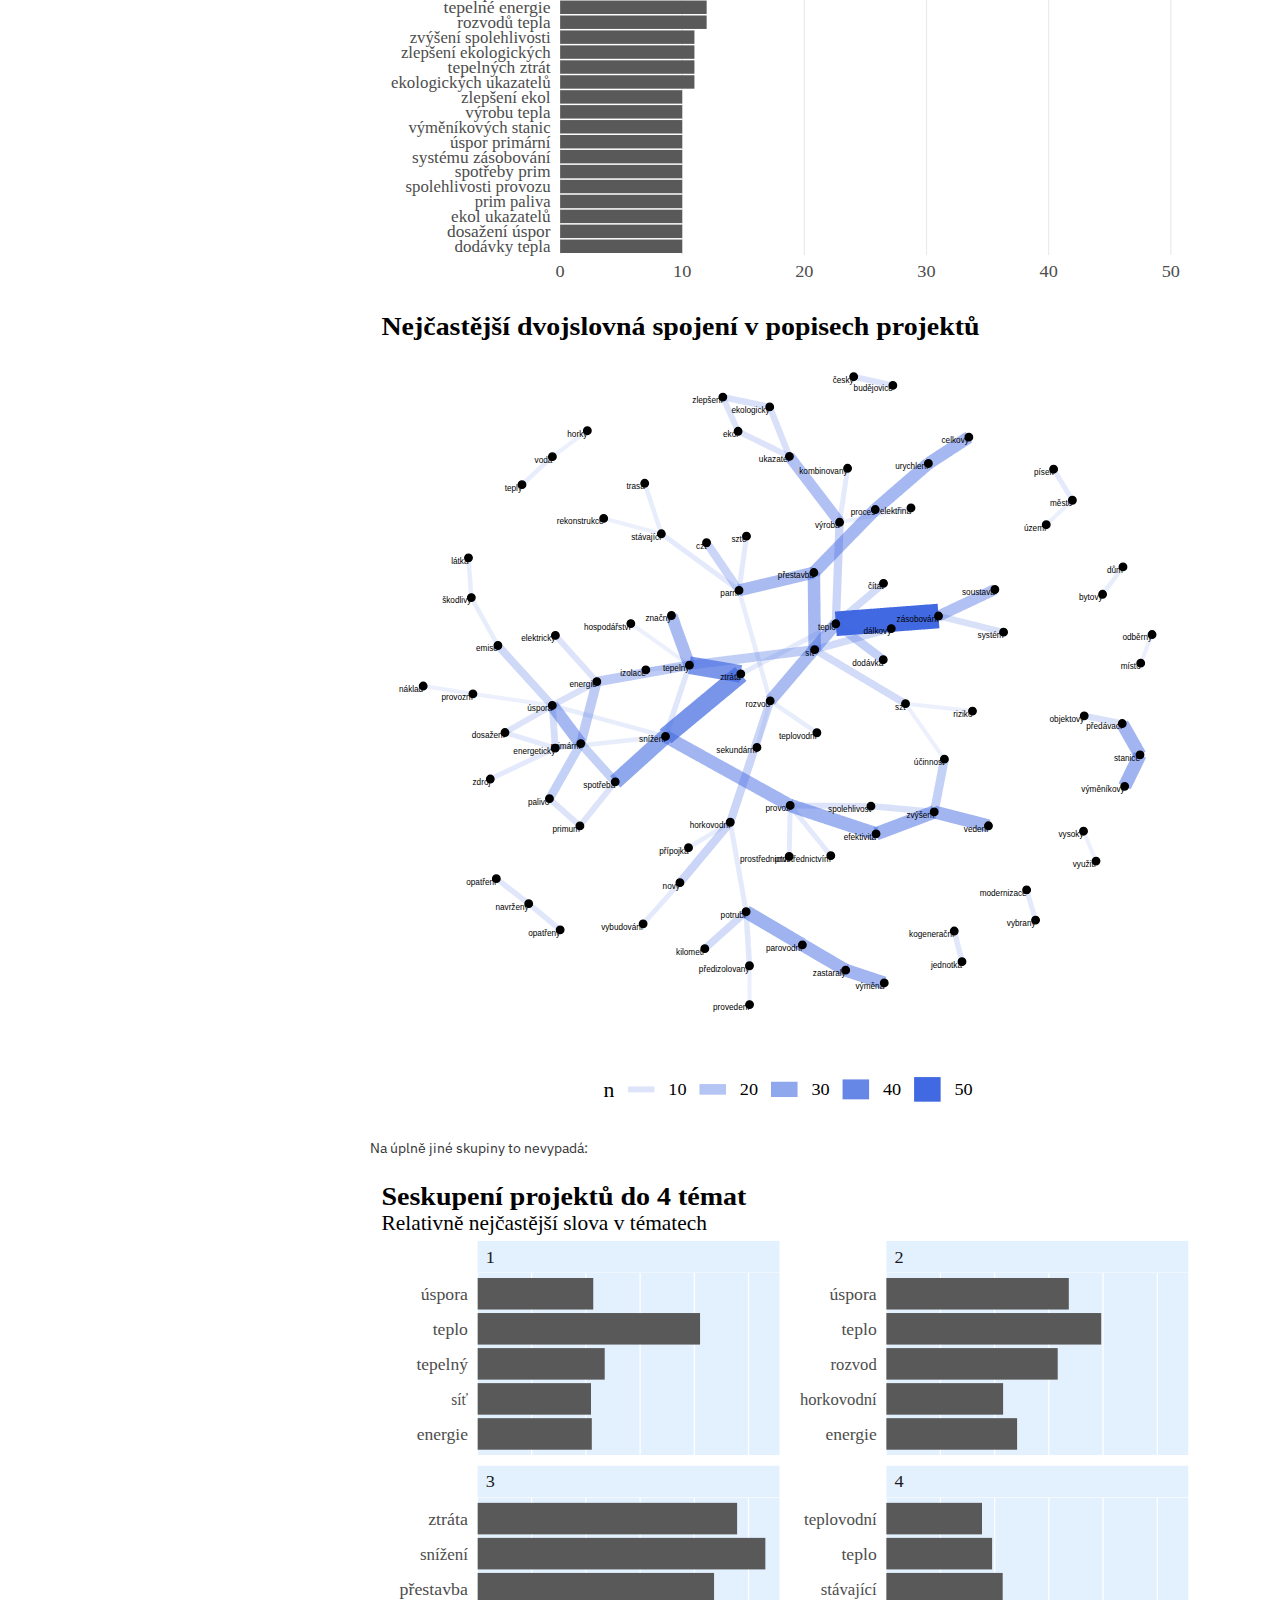
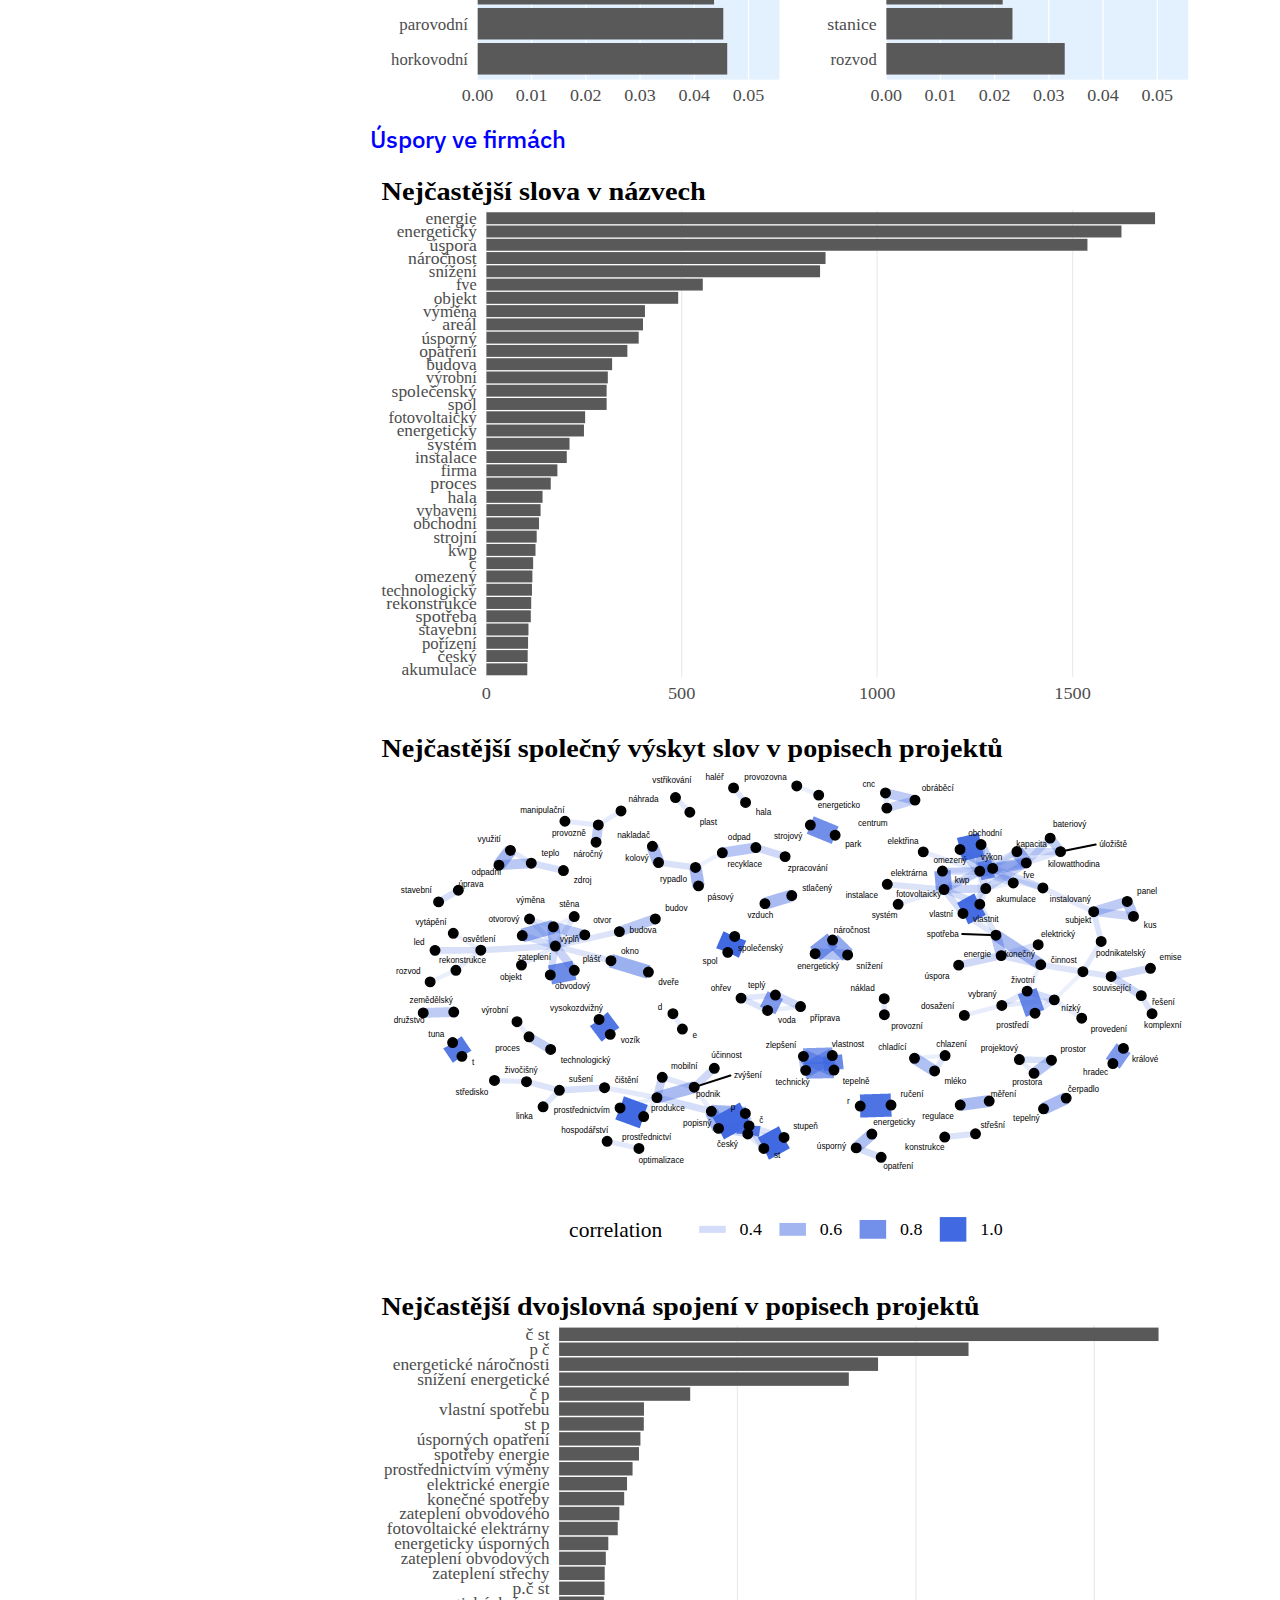
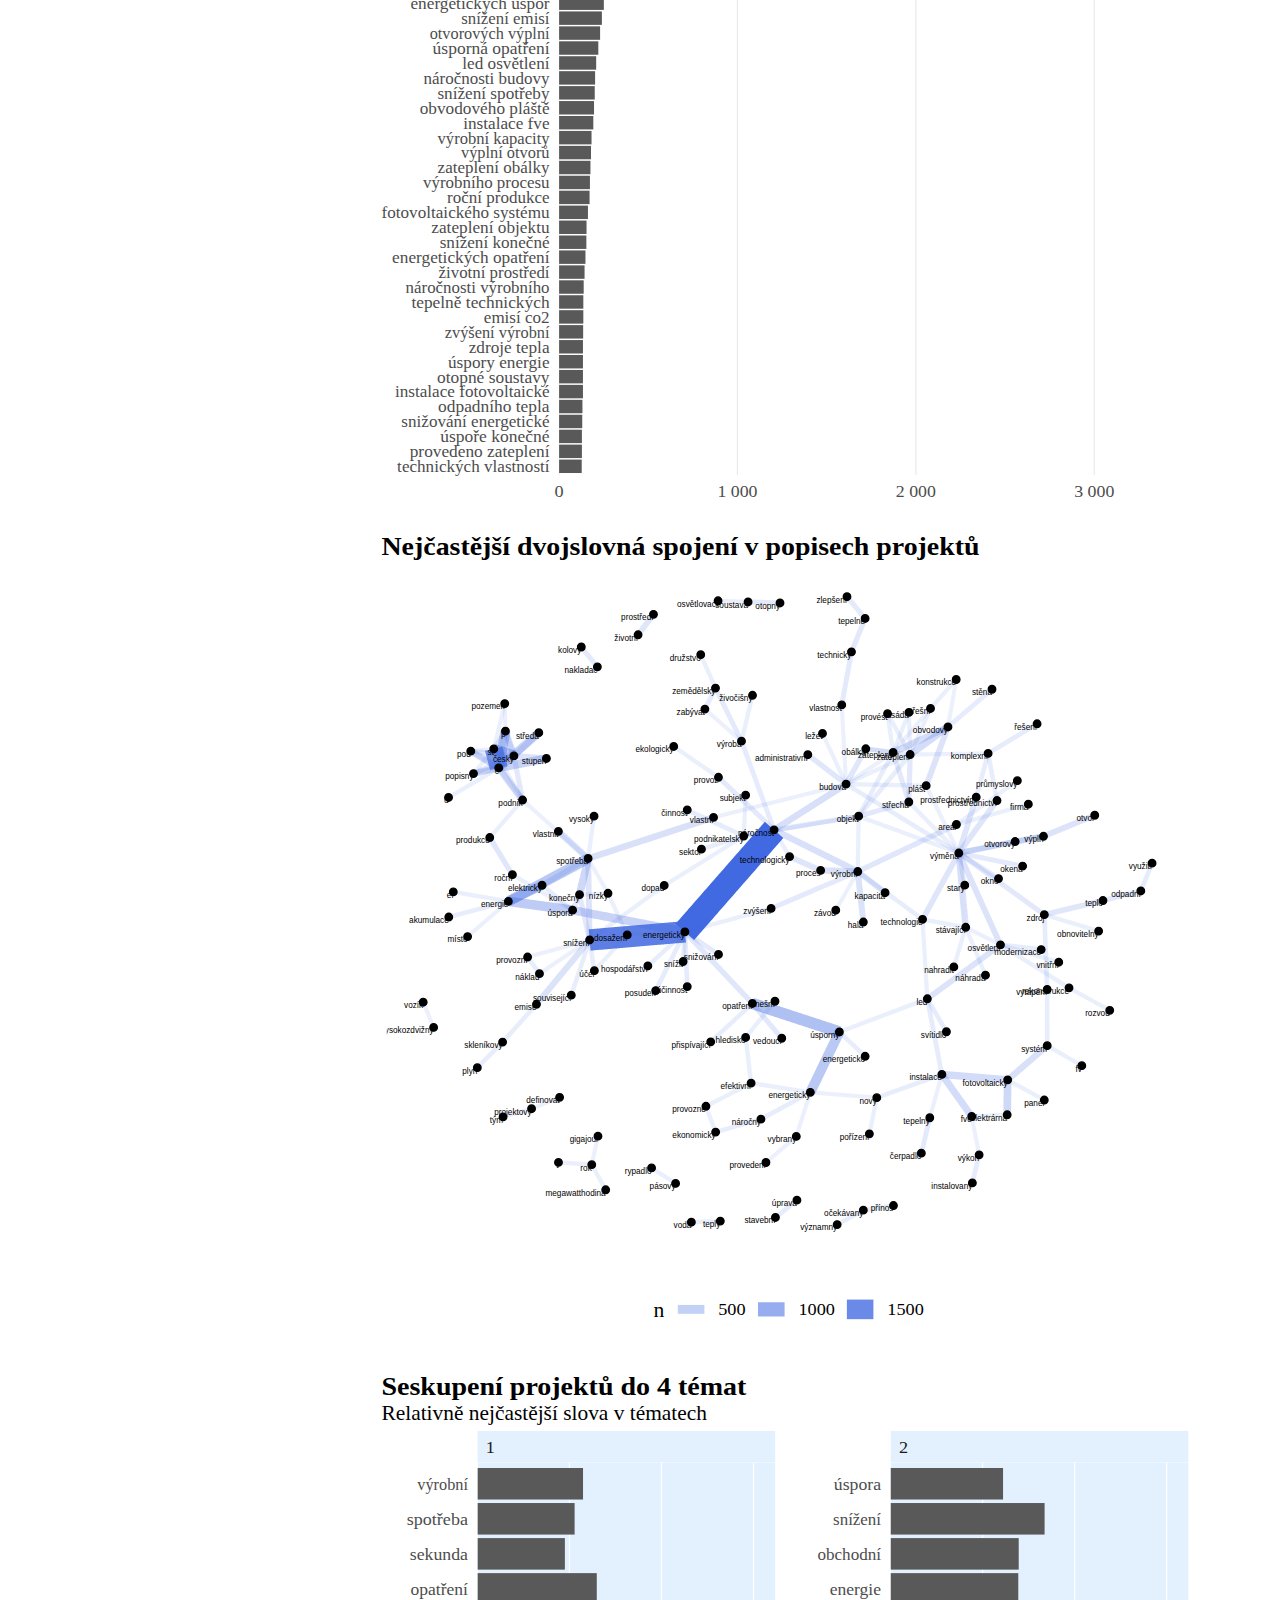
<file: docs/s_output.html>
<!DOCTYPE html>

<html>

<head>

<meta charset="utf-8" />
<meta name="generator" content="pandoc" />
<meta http-equiv="X-UA-Compatible" content="IE=EDGE" />




<title>Výstup: dokumentace, validace</title>

<script src="site_libs/header-attrs-2.21/header-attrs.js"></script>
<script src="site_libs/jquery-3.6.0/jquery-3.6.0.min.js"></script>
<meta name="viewport" content="width=device-width, initial-scale=1" />
<link href="site_libs/bootstrap-3.3.5/css/bootstrap.min.css" rel="stylesheet" />
<script src="site_libs/bootstrap-3.3.5/js/bootstrap.min.js"></script>
<script src="site_libs/bootstrap-3.3.5/shim/html5shiv.min.js"></script>
<script src="site_libs/bootstrap-3.3.5/shim/respond.min.js"></script>
<style>h1 {font-size: 34px;}
       h1.title {font-size: 38px;}
       h2 {font-size: 30px;}
       h3 {font-size: 24px;}
       h4 {font-size: 18px;}
       h5 {font-size: 16px;}
       h6 {font-size: 12px;}
       code {color: inherit; background-color: rgba(0, 0, 0, 0.04);}
       pre:not([class]) { background-color: white }</style>
<script src="site_libs/jqueryui-1.11.4/jquery-ui.min.js"></script>
<link href="site_libs/tocify-1.9.1/jquery.tocify.css" rel="stylesheet" />
<script src="site_libs/tocify-1.9.1/jquery.tocify.js"></script>
<script src="site_libs/navigation-1.1/tabsets.js"></script>
<link href="site_libs/highlightjs-9.12.0/default.css" rel="stylesheet" />
<script src="site_libs/highlightjs-9.12.0/highlight.js"></script>
<link href="site_libs/pagedtable-1.1/css/pagedtable.css" rel="stylesheet" />
<script src="site_libs/pagedtable-1.1/js/pagedtable.js"></script>
<link href="site_libs/font-awesome-6.2.1/css/all.min.css" rel="stylesheet" />
<link href="site_libs/font-awesome-6.2.1/css/v4-shims.min.css" rel="stylesheet" />

<style type="text/css">
  code{white-space: pre-wrap;}
  span.smallcaps{font-variant: small-caps;}
  span.underline{text-decoration: underline;}
  div.column{display: inline-block; vertical-align: top; width: 50%;}
  div.hanging-indent{margin-left: 1.5em; text-indent: -1.5em;}
  ul.task-list{list-style: none;}
      .display.math{display: block; text-align: center; margin: 0.5rem auto;}
  </style>

<style type="text/css">code{white-space: pre;}</style>
<script type="text/javascript">
if (window.hljs) {
  hljs.configure({languages: []});
  hljs.initHighlightingOnLoad();
  if (document.readyState && document.readyState === "complete") {
    window.setTimeout(function() { hljs.initHighlighting(); }, 0);
  }
}
</script>






<link rel="stylesheet" href="site/site.css" type="text/css" />



<style type = "text/css">
.main-container {
  max-width: 940px;
  margin-left: auto;
  margin-right: auto;
}
img {
  max-width:100%;
}
.tabbed-pane {
  padding-top: 12px;
}
.html-widget {
  margin-bottom: 20px;
}
button.code-folding-btn:focus {
  outline: none;
}
summary {
  display: list-item;
}
details > summary > p:only-child {
  display: inline;
}
pre code {
  padding: 0;
}
</style>


<style type="text/css">
.dropdown-submenu {
  position: relative;
}
.dropdown-submenu>.dropdown-menu {
  top: 0;
  left: 100%;
  margin-top: -6px;
  margin-left: -1px;
  border-radius: 0 6px 6px 6px;
}
.dropdown-submenu:hover>.dropdown-menu {
  display: block;
}
.dropdown-submenu>a:after {
  display: block;
  content: " ";
  float: right;
  width: 0;
  height: 0;
  border-color: transparent;
  border-style: solid;
  border-width: 5px 0 5px 5px;
  border-left-color: #cccccc;
  margin-top: 5px;
  margin-right: -10px;
}
.dropdown-submenu:hover>a:after {
  border-left-color: #adb5bd;
}
.dropdown-submenu.pull-left {
  float: none;
}
.dropdown-submenu.pull-left>.dropdown-menu {
  left: -100%;
  margin-left: 10px;
  border-radius: 6px 0 6px 6px;
}
</style>

<script type="text/javascript">
// manage active state of menu based on current page
$(document).ready(function () {
  // active menu anchor
  href = window.location.pathname
  href = href.substr(href.lastIndexOf('/') + 1)
  if (href === "")
    href = "index.html";
  var menuAnchor = $('a[href="' + href + '"]');

  // mark the anchor link active (and if it's in a dropdown, also mark that active)
  var dropdown = menuAnchor.closest('li.dropdown');
  if (window.bootstrap) { // Bootstrap 4+
    menuAnchor.addClass('active');
    dropdown.find('> .dropdown-toggle').addClass('active');
  } else { // Bootstrap 3
    menuAnchor.parent().addClass('active');
    dropdown.addClass('active');
  }

  // Navbar adjustments
  var navHeight = $(".navbar").first().height() + 15;
  var style = document.createElement('style');
  var pt = "padding-top: " + navHeight + "px; ";
  var mt = "margin-top: -" + navHeight + "px; ";
  var css = "";
  // offset scroll position for anchor links (for fixed navbar)
  for (var i = 1; i <= 6; i++) {
    css += ".section h" + i + "{ " + pt + mt + "}\n";
  }
  style.innerHTML = "body {" + pt + "padding-bottom: 40px; }\n" + css;
  document.head.appendChild(style);
});
</script>

<!-- tabsets -->

<style type="text/css">
.tabset-dropdown > .nav-tabs {
  display: inline-table;
  max-height: 500px;
  min-height: 44px;
  overflow-y: auto;
  border: 1px solid #ddd;
  border-radius: 4px;
}

.tabset-dropdown > .nav-tabs > li.active:before, .tabset-dropdown > .nav-tabs.nav-tabs-open:before {
  content: "\e259";
  font-family: 'Glyphicons Halflings';
  display: inline-block;
  padding: 10px;
  border-right: 1px solid #ddd;
}

.tabset-dropdown > .nav-tabs.nav-tabs-open > li.active:before {
  content: "\e258";
  font-family: 'Glyphicons Halflings';
  border: none;
}

.tabset-dropdown > .nav-tabs > li.active {
  display: block;
}

.tabset-dropdown > .nav-tabs > li > a,
.tabset-dropdown > .nav-tabs > li > a:focus,
.tabset-dropdown > .nav-tabs > li > a:hover {
  border: none;
  display: inline-block;
  border-radius: 4px;
  background-color: transparent;
}

.tabset-dropdown > .nav-tabs.nav-tabs-open > li {
  display: block;
  float: none;
}

.tabset-dropdown > .nav-tabs > li {
  display: none;
}
</style>

<!-- code folding -->



<style type="text/css">

#TOC {
  margin: 25px 0px 20px 0px;
}
@media (max-width: 768px) {
#TOC {
  position: relative;
  width: 100%;
}
}

@media print {
.toc-content {
  /* see https://github.com/w3c/csswg-drafts/issues/4434 */
  float: right;
}
}

.toc-content {
  padding-left: 30px;
  padding-right: 40px;
}

div.main-container {
  max-width: 1200px;
}

div.tocify {
  width: 20%;
  max-width: 260px;
  max-height: 85%;
}

@media (min-width: 768px) and (max-width: 991px) {
  div.tocify {
    width: 25%;
  }
}

@media (max-width: 767px) {
  div.tocify {
    width: 100%;
    max-width: none;
  }
}

.tocify ul, .tocify li {
  line-height: 20px;
}

.tocify-subheader .tocify-item {
  font-size: 0.90em;
}

.tocify .list-group-item {
  border-radius: 0px;
}


</style>



</head>

<body>


<div class="container-fluid main-container">


<!-- setup 3col/9col grid for toc_float and main content  -->
<div class="row">
<div class="col-xs-12 col-sm-4 col-md-3">
<div id="TOC" class="tocify">
</div>
</div>

<div class="toc-content col-xs-12 col-sm-8 col-md-9">




<div class="navbar navbar-default  navbar-fixed-top" role="navigation">
  <div class="container">
    <div class="navbar-header">
      <button type="button" class="navbar-toggle collapsed" data-toggle="collapse" data-bs-toggle="collapse" data-target="#navbar" data-bs-target="#navbar">
        <span class="icon-bar"></span>
        <span class="icon-bar"></span>
        <span class="icon-bar"></span>
      </button>
      <a class="navbar-brand" href="index.html">ESIF tagging</a>
    </div>
    <div id="navbar" class="navbar-collapse collapse">
      <ul class="nav navbar-nav">
        <li class="dropdown">
  <a href="#" class="dropdown-toggle" data-toggle="dropdown" role="button" data-bs-toggle="dropdown" aria-expanded="false">
    Metodologie
     
    <span class="caret"></span>
  </a>
  <ul class="dropdown-menu" role="menu">
    <li>
      <a href="s_metodologie.html">Základní</a>
    </li>
    <li>
      <a href="s_doc.html">Technický popis</a>
    </li>
  </ul>
</li>
<li>
  <a href="s_output.html">Vizualizace 2014-20</a>
</li>
<li>
  <a href="ec2021plus.html">Vizualizace 2021+</a>
</li>
<li class="dropdown">
  <a href="#" class="dropdown-toggle" data-toggle="dropdown" role="button" data-bs-toggle="dropdown" aria-expanded="false">
    Náhledy
     
    <span class="caret"></span>
  </a>
  <ul class="dropdown-menu" role="menu">
    <li>
      <a href="sample.html">Příklady reklasifikovaných projektů</a>
    </li>
    <li>
      <a href="s_listing.html">Pomůcka pro ruční tagging</a>
    </li>
  </ul>
</li>
<li>
  <a href="log.html">Postup práce</a>
</li>
<li>
  <a href="research.html">Rešerše</a>
</li>
<li class="dropdown">
  <a href="#" class="dropdown-toggle" data-toggle="dropdown" role="button" data-bs-toggle="dropdown" aria-expanded="false">
    Technická dokumentace
     
    <span class="caret"></span>
  </a>
  <ul class="dropdown-menu" role="menu">
    <li>
      <a href="s_inputchecks.html">Validace vstupů</a>
    </li>
    <li>
      <a href="dev.html">Vývojářská dokumentace</a>
    </li>
  </ul>
</li>
      </ul>
      <ul class="nav navbar-nav navbar-right">
        <li>
  <a href="https://github.com/cdeorgcz/esiftagging">
    <span class="fab fa-github fa-lg"></span>
     
  </a>
</li>
<li>
  <a href="https://petrbouchal.xyz">
    <span class="fas fa-asterisk fa-lg"></span>
     
  </a>
</li>
      </ul>
    </div><!--/.nav-collapse -->
  </div><!--/.container -->
</div><!--/.navbar -->

<div id="header">



<h1 class="title toc-ignore">Výstup: dokumentace, validace</h1>

</div>


<div id="hlavní-grafy" class="section level2">
<h2>Hlavní grafy</h2>
<div id="celkem---ek" class="section level3">
<h3>Celkem - EK</h3>
<div id="bez-prv" class="section level4">
<h4>Bez PRV</h4>
<p><img src="s_output_files/figure-html/plot-all-1.svg" width="80%" /></p>
<a onclick="fetch(&#39;[data-uri]&#39;).then(res =&gt; res.blob()).then(blob =&gt; {&#10;      const downloadURL = window.URL.createObjectURL(blob);&#10;      const a = document.createElement(&#39;a&#39;);&#10;      document.body.appendChild(a);&#10;      a.href = downloadURL;&#10;      a.download = &#39;plot_all$data.csv&#39;; a.click();&#10;      window.URL.revokeObjectURL(downloadURL);&#10;      document.body.removeChild(a);&#10;    });">
<button class="btn btn-default"><i class="fa fa-save"></i> Data v CSV</button>
</a>
<p><br/><br/></p>
</div>
<div id="s-prv" class="section level4">
<h4>S PRV</h4>
<p><img src="s_output_files/figure-html/unnamed-chunk-2-1.svg" width="80%" /></p>
<a onclick="fetch(&#39;[data-uri]&#39;).then(res =&gt; res.blob()).then(blob =&gt; {&#10;      const downloadURL = window.URL.createObjectURL(blob);&#10;      const a = document.createElement(&#39;a&#39;);&#10;      document.body.appendChild(a);&#10;      a.href = downloadURL;&#10;      a.download = &#39;plot_all_with_agri$data.csv&#39;; a.click();&#10;      window.URL.revokeObjectURL(downloadURL);&#10;      document.body.removeChild(a);&#10;    });">
<button class="btn btn-default"><i class="fa fa-save"></i> Data v CSV</button>
</a>
</div>
</div>
<div id="celkem---cde" class="section level3">
<h3>Celkem - CDE</h3>
<p><img src="s_output_files/figure-html/plot-all-revised-1.svg" width="100%" /></p>
<a onclick="fetch(&#39;[data-uri]&#39;).then(res =&gt; res.blob()).then(blob =&gt; {&#10;      const downloadURL = window.URL.createObjectURL(blob);&#10;      const a = document.createElement(&#39;a&#39;);&#10;      document.body.appendChild(a);&#10;      a.href = downloadURL;&#10;      a.download = &#39;plot_all_m$data.csv&#39;; a.click();&#10;      window.URL.revokeObjectURL(downloadURL);&#10;      document.body.removeChild(a);&#10;    });">
<button class="btn btn-default"><i class="fa fa-save"></i> Data v CSV</button>
</a>
</div>
<div id="srovnání-tagů" class="section level3">
<h3>Srovnání tagů</h3>
<p><img src="s_output_files/figure-html/plot-sankey-1.svg" width="100%" /></p>
<a onclick="fetch(&#39;[data-uri]&#39;).then(res =&gt; res.blob()).then(blob =&gt; {&#10;      const downloadURL = window.URL.createObjectURL(blob);&#10;      const a = document.createElement(&#39;a&#39;);&#10;      document.body.appendChild(a);&#10;      a.href = downloadURL;&#10;      a.download = &#39;plot_sankey$data.csv&#39;; a.click();&#10;      window.URL.revokeObjectURL(downloadURL);&#10;      document.body.removeChild(a);&#10;    });">
<button class="btn btn-default"><i class="fa fa-save"></i> Data v CSV</button>
</a>
<p><img src="s_output_files/figure-html/plot-comparison-1.svg" width="100%" /></p>
<a onclick="fetch(&#39;[data-uri]&#39;).then(res =&gt; res.blob()).then(blob =&gt; {&#10;      const downloadURL = window.URL.createObjectURL(blob);&#10;      const a = document.createElement(&#39;a&#39;);&#10;      document.body.appendChild(a);&#10;      a.href = downloadURL;&#10;      a.download = &#39;plot_comparison$data.csv&#39;; a.click();&#10;      window.URL.revokeObjectURL(downloadURL);&#10;      document.body.removeChild(a);&#10;    });">
<button class="btn btn-default"><i class="fa fa-save"></i> Data v CSV</button>
</a>
<p><img src="s_output_files/figure-html/plot-comparison-bycat-1.svg" width="100%" /></p>
<a onclick="fetch(&#39;[data-uri]&#39;).then(res =&gt; res.blob()).then(blob =&gt; {&#10;      const downloadURL = window.URL.createObjectURL(blob);&#10;      const a = document.createElement(&#39;a&#39;);&#10;      document.body.appendChild(a);&#10;      a.href = downloadURL;&#10;      a.download = &#39;..csv&#39;; a.click();&#10;      window.URL.revokeObjectURL(downloadURL);&#10;      document.body.removeChild(a);&#10;    });">
<button class="btn btn-default"><i class="fa fa-save"></i> Data v CSV</button>
</a>
<p><img src="s_output_files/figure-html/plot-comparison-bysc-1.svg" width="100%" /></p>
<a onclick="fetch(&#39;[data-uri]&#39;).then(res =&gt; res.blob()).then(blob =&gt; {&#10;      const downloadURL = window.URL.createObjectURL(blob);&#10;      const a = document.createElement(&#39;a&#39;);&#10;      document.body.appendChild(a);&#10;      a.href = downloadURL;&#10;      a.download = &#39;..csv&#39;; a.click();&#10;      window.URL.revokeObjectURL(downloadURL);&#10;      document.body.removeChild(a);&#10;    });">
<button class="btn btn-default"><i class="fa fa-save"></i> Data v CSV</button>
</a>
</div>
<div id="všechny-op" class="section level3">
<h3>Všechny OP</h3>
<p><img src="s_output_files/figure-html/plot-all-op-1.svg" width="100%" /></p>
<a onclick="fetch(&#39;[data-uri]&#39;).then(res =&gt; res.blob()).then(blob =&gt; {&#10;      const downloadURL = window.URL.createObjectURL(blob);&#10;      const a = document.createElement(&#39;a&#39;);&#10;      document.body.appendChild(a);&#10;      a.href = downloadURL;&#10;      a.download = &#39;plot_tagged_op$data.csv&#39;; a.click();&#10;      window.URL.revokeObjectURL(downloadURL);&#10;      document.body.removeChild(a);&#10;    });">
<button class="btn btn-default"><i class="fa fa-save"></i> Data v CSV</button>
</a>
<p><img src="s_output_files/figure-html/plot-weighted-op-1.svg" width="100%" /></p>
<a onclick="fetch(&#39;[data-uri]&#39;).then(res =&gt; res.blob()).then(blob =&gt; {&#10;      const downloadURL = window.URL.createObjectURL(blob);&#10;      const a = document.createElement(&#39;a&#39;);&#10;      document.body.appendChild(a);&#10;      a.href = downloadURL;&#10;      a.download = &#39;plot_weighted_op$data.csv&#39;; a.click();&#10;      window.URL.revokeObjectURL(downloadURL);&#10;      document.body.removeChild(a);&#10;    });">
<button class="btn btn-default"><i class="fa fa-save"></i> Data v CSV</button>
</a>
</div>
<div id="všechny-op---cde" class="section level3">
<h3>Všechny OP - CDE</h3>
<p><img src="s_output_files/figure-html/plot-all-op-cde-1.svg" width="100%" /></p>
<a onclick="fetch(&#39;[data-uri]&#39;).then(res =&gt; res.blob()).then(blob =&gt; {&#10;      const downloadURL = window.URL.createObjectURL(blob);&#10;      const a = document.createElement(&#39;a&#39;);&#10;      document.body.appendChild(a);&#10;      a.href = downloadURL;&#10;      a.download = &#39;plot_tagged_op_m$data.csv&#39;; a.click();&#10;      window.URL.revokeObjectURL(downloadURL);&#10;      document.body.removeChild(a);&#10;    });">
<button class="btn btn-default"><i class="fa fa-save"></i> Data v CSV</button>
</a>
<p><img src="s_output_files/figure-html/plot-weighted-op-cde-1.svg" width="100%" /></p>
<a onclick="fetch(&#39;[data-uri]&#39;).then(res =&gt; res.blob()).then(blob =&gt; {&#10;      const downloadURL = window.URL.createObjectURL(blob);&#10;      const a = document.createElement(&#39;a&#39;);&#10;      document.body.appendChild(a);&#10;      a.href = downloadURL;&#10;      a.download = &#39;plot_weighted_op_m$data.csv&#39;; a.click();&#10;      window.URL.revokeObjectURL(downloadURL);&#10;      document.body.removeChild(a);&#10;    });">
<button class="btn btn-default"><i class="fa fa-save"></i> Data v CSV</button>
</a>
</div>
<div id="szp-vč.-prv" class="section level3">
<h3>SZP vč. PRV</h3>
<p><img src="s_output_files/figure-html/plot-szp-1.svg" width="100%" /></p>
<a onclick="fetch(&#39;[data-uri]&#39;).then(res =&gt; res.blob()).then(blob =&gt; {&#10;      const downloadURL = window.URL.createObjectURL(blob);&#10;      const a = document.createElement(&#39;a&#39;);&#10;      document.body.appendChild(a);&#10;      a.href = downloadURL;&#10;      a.download = &#39;plot_tagged_agri$data.csv&#39;; a.click();&#10;      window.URL.revokeObjectURL(downloadURL);&#10;      document.body.removeChild(a);&#10;    });">
<button class="btn btn-default"><i class="fa fa-save"></i> Data v CSV</button>
</a>
</div>
</div>
<div id="srovnání-států" class="section level2">
<h2>Srovnání států</h2>
<p>Built in <a
href="https://observablehq.com/@petrbouchal/cohesion-climate">this
Observable Notebook</a> using <a
href="https://cohesiondata.ec.europa.eu/2014-2020-Categorisation/ESIF-2014-2020-categorisation-ERDF-ESF-CF-planned-/3kkx-ekfq">live
EC Cohesion Open Data</a>.</p>
<div id="contribution-to-climate-objectives" class="section level3">
<h3>Contribution to climate objectives</h3>
<div id="climate-related-spending-as-a-share-of-total-spending"
class="section level4">
<h4>Climate-related spending as a share of total spending</h4>
<p>Actual declared spending cumulative to selected year, EU cofinancing
only. Weighted contribution based on Rio tags; see <a
href="https://cohesiondata.ec.europa.eu/stories/s/a8jn-38y8">EC
story</a> for details on the underlying data and methodology.</p>
<iframe width="100%" height="518" frameborder="0" src="https://observablehq.com/embed/@petrbouchal/cohesion-climate?cells=viewof+yr%2Cbarplot2">
</iframe>
</div>
<div id="progress-towards-planned-esif-spending-on-climate-objectives"
class="section level4">
<h4>Progress towards planned ESIF spending on climate objectives</h4>
<p>Climate spending disbursed by the end of each year as % of planned
climate spending, by Member state</p>
<p>EU contribution only, climate contribution based on Rio marker
weights</p>
<iframe width="100%" height="754" frameborder="0" src="https://observablehq.com/embed/@petrbouchal/cohesion-climate?cells=viewof+mss%2Cbarplot3">
</iframe>
</div>
</div>
</div>
<div id="analýza-vybraných-témat" class="section level2">
<h2>Analýza vybraných témat</h2>
<div id="teplárenství" class="section level3">
<h3>Teplárenství</h3>
<p>Co je v balíku projektů k teplárenství?</p>
<ul>
<li>jde hlavně o distribuci, nebo i o zdroje?</li>
<li>jsou zde různé skupiny projektů?</li>
</ul>
<p>Tady jen trknou slova “elektrárna” a “Opatovice”: je to klastr
projektů, kde se rekonstruovala kogerenační infrastruktura - sada
navazujících projektů pod názvy “Úspory energie v SZT Elektrárny
Opatovice”.</p>
<p>Vysvětlivky:</p>
<ul>
<li>SZT: systém zásobování teplem</li>
<li>SCZT: systém centrálního zásobování teplem</li>
<li>HV: horkovodní</li>
</ul>
<p><img src="s_output_files/figure-html/plt-tepl-wordfreqs-1.svg" width="100%" /></p>
<p><img src="s_output_files/figure-html/plt-tepl-wordpairs-1.svg" width="100%" /></p>
<p><img src="s_output_files/figure-html/plt-tepl-bigrams-bars-1.svg" width="100%" /></p>
<p><img src="s_output_files/figure-html/plt-tepl-bigrams-network-1.svg" width="100%" /></p>
<p>Na úplně jiné skupiny to nevypadá:</p>
<p><img src="s_output_files/figure-html/plt-tepl-topics-1.svg" width="100%" /></p>
</div>
<div id="úspory-ve-firmách" class="section level3">
<h3>Úspory ve firmách</h3>
<p><img src="s_output_files/figure-html/plt-firmy-wordfreqs-1.svg" width="100%" /></p>
<p><img src="s_output_files/figure-html/plt-firmy-wordpairs-1.svg" width="100%" /></p>
<p><img src="s_output_files/figure-html/plt-firmy-bigrams-bars-1.svg" width="100%" /></p>
<p><img src="s_output_files/figure-html/plt-firmy-bigrams-network-1.svg" width="100%" /></p>
<p><img src="s_output_files/figure-html/plt-firmy-topics-1.svg" width="100%" /></p>
</div>
</div>
<div id="příklady-revize-klasifikací" class="section level2">
<h2>Příklady revize klasifikací</h2>
<div id="typy-reklasifikací" class="section level3">
<h3>Typy reklasifikací</h3>
<p>příklad, kdy se jedna OI rozpadá do víc SC a s každým jsme zacházeli
jinak:</p>
<ul>
<li><p>Air Quality Measures (Opatření v oblasti kvality ovzduší):
rozpadá se do</p>
<ul>
<li>OP ŽP SC “Snížit emise z lokálního vytápění” - tzv. kotlíkové
dotace. Tam jsme tag snížili na záporný kvůli carbon lock-inu dotovaných
lokálních topenišť</li>
<li>OP ŽP SC “Snížit emise stacionárních zdrojů podílejících se na
expozici” - snížili jsme tag na 0 kvůli klimatické nerelevanci daných
opatření</li>
</ul></li>
</ul>
<p>příklad, kdy se jeden SC rozpadá do více OI a s každou jsme zacházeli
jinak:</p>
<ul>
<li><p>IROP SC Zvýšení připravenosti k řešení a řízení rizik a katastrof
se rozpadá na</p>
<ul>
<li>Předcházení rizikům nesouvisejícím s klimatem: metodologie EK vede
ke klimatagu 40 %, ale už z názvu oblasti intervence je patrné, že nejde
o opatření s přispěním k cílům v oblasti klimatu</li>
<li>Opatření pro přizpůsobení se změně klimatu:</li>
</ul></li>
</ul>
<p>jedna k jedné: energetická učinnost a demonstrační projekty v malých
a středních podnicích - celé v OP PIK SC “Zvýšit energetickou účinnost
podnikatelského sektoru”: v SC jsou projekty, které téměř určitě nejsou
ze 100 % klima pozitivní (běžné inovace s dílčími aktivitami zaměřenými
na zvýšení energetické účinnosti; vývoj dílů pro EV)</p>
</div>
<div id="specifické-reklasifikace" class="section level3">
<h3>Specifické reklasifikace</h3>
</div>
</div>
<div id="validace-výstupu" class="section level2">
<h2>Validace výstupu</h2>
<pre><code>[1] 447.962</code></pre>
<pre><code>[1] 799.5737</code></pre>
<pre><code>[1] 744.2143</code></pre>
</div>
<div id="zdroje-dat" class="section level2">
<h2>Zdroje dat</h2>
<p>Používáme veřejná data z 2024-01-01 stažená z <a
href="https://mmr.cz/getmedia/6e618b72-e12f-48c5-b3de-1303df199cb4/2024_01_Seznam-operaci_List-of-Operations_14_20.xlsx.aspx?ext=.xlsx">této
adresy</a>.</p>
<p>Detaily v <a href="dev.html">technické dokumentaci</a>.</p>
</div>
<div id="datový-výstup" class="section level2">
<h2>Datový výstup</h2>
<div id="soubory" class="section level3">
<h3>Soubory</h3>
<p>Vše v <code>data-export/export_202304</code> (<a
href="https://github.com/cdeorgcz/esiftagging/tree/master/data-export/export_202304">Github</a>)</p>
<ul>
<li>OP + klimatag: <code>sum_tagged_all_ops.xlsx</code> /
<code>sum_tagged_all_ops.csv</code></li>
<li>totéž + kategorie, z níž je odvozen klimatag:
<code>sum_tagged_all_ops_detail.xlsx</code> /
<code>sum_tagged_all_ops_detail.csv</code></li>
<li>totéž + kategorie, z níž je odvozen klimatag + spec. cíl; vše mimo
PRV: <code>sum_tagged_nonagri_detail.xlsx</code> /
<code>sum_tagged_nonagri_detail.csv</code></li>
<li>totéž + kategorie, z níž je odvozen klimatag + spec. cíl + projekt;
vše mimo PRV: <code>sum_tagged_nonagri_projekty.xlsx</code> /
<code>sum_tagged_nonagri_projekty.parquet</code> - velký soubor, export
je ve formátu Parquet</li>
<li>celé CAP výdaje s klimatagy a opatřeními determinujícími klimatag:
<code>sum_tagged_agri_detail.xlsx</code> /
<code>sum_tagged_agri_detail.csv</code></li>
</ul>
<p>CSV soubory uzpůsobeny pro Excel (úprava konce řádků) a CEE region
(odděleno středníky, desetinná čárka).</p>
</div>
<div id="codebook" class="section level3">
<h3>Codebook</h3>
<div id="projektová-úroveň" class="section level4">
<h4>Projektová úroveň</h4>
<p>Zapsáno v data-export/export_202304/codebook_prj.yaml</p>
<div id="pb_information" style="overflow-x:auto;overflow-y:auto;width:auto;height:auto;">
<style>@import url("https://fonts.googleapis.com/css2?family=IBM+Plex+Sans:ital,wght@0,100;0,200;0,300;0,400;0,500;0,600;0,700;0,800;0,900;1,100;1,200;1,300;1,400;1,500;1,600;1,700;1,800;1,900&display=swap");
html {
  font-family: 'IBM Plex Sans', -apple-system, BlinkMacSystemFont, 'Segoe UI', Roboto, Oxygen, Ubuntu, Cantarell, 'Helvetica Neue', 'Fira Sans', 'Droid Sans', Arial, sans-serif;
}

#pb_information .gt_table {
  display: table;
  border-collapse: collapse;
  margin-left: auto;
  margin-right: auto;
  color: #333333;
  font-size: 130%;
  font-weight: normal;
  font-style: normal;
  background-color: #FFFFFF;
  width: auto;
  border-top-style: solid;
  border-top-width: 2px;
  border-top-color: #A8A8A8;
  border-right-style: none;
  border-right-width: 2px;
  border-right-color: #D3D3D3;
  border-bottom-style: solid;
  border-bottom-width: 2px;
  border-bottom-color: #A8A8A8;
  border-left-style: none;
  border-left-width: 2px;
  border-left-color: #D3D3D3;
}

#pb_information .gt_heading {
  background-color: #FFFFFF;
  text-align: center;
  border-bottom-color: #FFFFFF;
  border-left-style: none;
  border-left-width: 1px;
  border-left-color: #D3D3D3;
  border-right-style: none;
  border-right-width: 1px;
  border-right-color: #D3D3D3;
}

#pb_information .gt_title {
  color: #333333;
  font-size: 125%;
  font-weight: initial;
  padding-top: 4px;
  padding-bottom: 4px;
  border-bottom-color: #FFFFFF;
  border-bottom-width: 0;
}

#pb_information .gt_subtitle {
  color: #333333;
  font-size: 85%;
  font-weight: initial;
  padding-top: 0;
  padding-bottom: 6px;
  border-top-color: #FFFFFF;
  border-top-width: 0;
}

#pb_information .gt_bottom_border {
  border-bottom-style: solid;
  border-bottom-width: 2px;
  border-bottom-color: #D3D3D3;
}

#pb_information .gt_col_headings {
  border-top-style: solid;
  border-top-width: 2px;
  border-top-color: #D3D3D3;
  border-bottom-style: solid;
  border-bottom-width: 2px;
  border-bottom-color: #D3D3D3;
  border-left-style: none;
  border-left-width: 1px;
  border-left-color: #D3D3D3;
  border-right-style: none;
  border-right-width: 1px;
  border-right-color: #D3D3D3;
}

#pb_information .gt_col_heading {
  color: #333333;
  background-color: #FFFFFF;
  font-size: 100%;
  font-weight: normal;
  text-transform: inherit;
  border-left-style: none;
  border-left-width: 1px;
  border-left-color: #D3D3D3;
  border-right-style: none;
  border-right-width: 1px;
  border-right-color: #D3D3D3;
  vertical-align: bottom;
  padding-top: 5px;
  padding-bottom: 6px;
  padding-left: 5px;
  padding-right: 5px;
  overflow-x: hidden;
}

#pb_information .gt_column_spanner_outer {
  color: #333333;
  background-color: #FFFFFF;
  font-size: 100%;
  font-weight: normal;
  text-transform: inherit;
  padding-top: 0;
  padding-bottom: 0;
  padding-left: 4px;
  padding-right: 4px;
}

#pb_information .gt_column_spanner_outer:first-child {
  padding-left: 0;
}

#pb_information .gt_column_spanner_outer:last-child {
  padding-right: 0;
}

#pb_information .gt_column_spanner {
  border-bottom-style: solid;
  border-bottom-width: 2px;
  border-bottom-color: #D3D3D3;
  vertical-align: bottom;
  padding-top: 5px;
  padding-bottom: 5px;
  overflow-x: hidden;
  display: inline-block;
  width: 100%;
}

#pb_information .gt_group_heading {
  padding: 8px;
  color: #333333;
  background-color: #FFFFFF;
  font-size: 100%;
  font-weight: initial;
  text-transform: inherit;
  border-top-style: solid;
  border-top-width: 2px;
  border-top-color: #D3D3D3;
  border-bottom-style: solid;
  border-bottom-width: 2px;
  border-bottom-color: #D3D3D3;
  border-left-style: none;
  border-left-width: 1px;
  border-left-color: #D3D3D3;
  border-right-style: none;
  border-right-width: 1px;
  border-right-color: #D3D3D3;
  vertical-align: middle;
}

#pb_information .gt_empty_group_heading {
  padding: 0.5px;
  color: #333333;
  background-color: #FFFFFF;
  font-size: 100%;
  font-weight: initial;
  border-top-style: solid;
  border-top-width: 2px;
  border-top-color: #D3D3D3;
  border-bottom-style: solid;
  border-bottom-width: 2px;
  border-bottom-color: #D3D3D3;
  vertical-align: middle;
}

#pb_information .gt_from_md > :first-child {
  margin-top: 0;
}

#pb_information .gt_from_md > :last-child {
  margin-bottom: 0;
}

#pb_information .gt_row {
  padding-top: 8px;
  padding-bottom: 8px;
  padding-left: 5px;
  padding-right: 5px;
  margin: 10px;
  border-top-style: solid;
  border-top-width: 1px;
  border-top-color: #D3D3D3;
  border-left-style: none;
  border-left-width: 1px;
  border-left-color: #D3D3D3;
  border-right-style: none;
  border-right-width: 1px;
  border-right-color: #D3D3D3;
  vertical-align: middle;
  overflow-x: hidden;
}

#pb_information .gt_stub {
  color: #333333;
  background-color: #FFFFFF;
  font-size: 100%;
  font-weight: initial;
  text-transform: inherit;
  border-right-style: solid;
  border-right-width: 2px;
  border-right-color: #D3D3D3;
  padding-left: 12px;
}

#pb_information .gt_summary_row {
  color: #333333;
  background-color: #FFFFFF;
  text-transform: inherit;
  padding-top: 8px;
  padding-bottom: 8px;
  padding-left: 5px;
  padding-right: 5px;
}

#pb_information .gt_first_summary_row {
  padding-top: 8px;
  padding-bottom: 8px;
  padding-left: 5px;
  padding-right: 5px;
  border-top-style: solid;
  border-top-width: 2px;
  border-top-color: #D3D3D3;
}

#pb_information .gt_grand_summary_row {
  color: #333333;
  background-color: #FFFFFF;
  text-transform: inherit;
  padding-top: 8px;
  padding-bottom: 8px;
  padding-left: 5px;
  padding-right: 5px;
}

#pb_information .gt_first_grand_summary_row {
  padding-top: 8px;
  padding-bottom: 8px;
  padding-left: 5px;
  padding-right: 5px;
  border-top-style: double;
  border-top-width: 6px;
  border-top-color: #D3D3D3;
}

#pb_information .gt_striped {
  background-color: rgba(128, 128, 128, 0.05);
}

#pb_information .gt_table_body {
  border-top-style: solid;
  border-top-width: 2px;
  border-top-color: #D3D3D3;
  border-bottom-style: solid;
  border-bottom-width: 2px;
  border-bottom-color: #D3D3D3;
}

#pb_information .gt_footnotes {
  color: #333333;
  background-color: #FFFFFF;
  border-bottom-style: none;
  border-bottom-width: 2px;
  border-bottom-color: #D3D3D3;
  border-left-style: none;
  border-left-width: 2px;
  border-left-color: #D3D3D3;
  border-right-style: none;
  border-right-width: 2px;
  border-right-color: #D3D3D3;
}

#pb_information .gt_footnote {
  margin: 0px;
  font-size: 90%;
  padding: 4px;
}

#pb_information .gt_sourcenotes {
  color: #333333;
  background-color: #FFFFFF;
  border-bottom-style: none;
  border-bottom-width: 2px;
  border-bottom-color: #D3D3D3;
  border-left-style: none;
  border-left-width: 2px;
  border-left-color: #D3D3D3;
  border-right-style: none;
  border-right-width: 2px;
  border-right-color: #D3D3D3;
}

#pb_information .gt_sourcenote {
  font-size: 90%;
  padding: 4px;
}

#pb_information .gt_left {
  text-align: left;
}

#pb_information .gt_center {
  text-align: center;
}

#pb_information .gt_right {
  text-align: right;
  font-variant-numeric: tabular-nums;
}

#pb_information .gt_font_normal {
  font-weight: normal;
}

#pb_information .gt_font_bold {
  font-weight: bold;
}

#pb_information .gt_font_italic {
  font-style: italic;
}

#pb_information .gt_super {
  font-size: 65%;
}

#pb_information .gt_footnote_marks {
  font-style: italic;
  font-weight: normal;
  font-size: 65%;
}

#pb_information {
  -webkit-font-smoothing: antialiased;
  letter-spacing: .15px;
}

#pb_information a {
  color: #375F84;
  text-decoration: none;
}

#pb_information a:hover {
  color: #375F84;
  text-decoration: underline;
}

#pb_information p {
  overflow: visible;
  margin-top: 2px;
  margin-left: 0;
  margin-right: 0;
  margin-bottom: 5px;
}

#pb_information ul {
  list-style-type: square;
  padding-left: 25px;
  margin-top: -4px;
  margin-bottom: 6px;
}

#pb_information li {
  text-indent: -1px;
}

#pb_information h4 {
  font-weight: 500;
  color: #444444;
}

#pb_information code {
  font-family: 'IBM Plex Mono', monospace, courier;
  font-size: 90%;
  font-weight: 500;
  color: #666666;
  background-color: transparent;
  padding: 0;
}

#pb_information .pb_date {
  text-decoration-style: solid;
  text-decoration-color: #9933CC;
  text-decoration-line: underline;
  text-underline-position: under;
  font-variant-numeric: tabular-nums;
  margin-right: 4px;
}

#pb_information .pb_label {
  border: solid 1px;
  border-color: inherit;
  padding: 0px 3px 0px 3px;
}

#pb_information .pb_label_rounded {
  border: solid 1px;
  border-color: inherit;
  border-radius: 8px;
  padding: 0px 8px 0px 8px;
}

#pb_information .pb_sub_label {
  font-size: smaller;
  color: #777777;
}

#pb_information .pb_col_type {
  font-size: 75%;
}

#pb_information .gt_sourcenote {
  height: 35px;
  font-size: 60%;
  padding: 0;
}

#pb_information .gt_group_heading {
  text-indent: -3px;
}
</style>
<table class="gt_table" style="table-layout: fixed;; width: 0px">
  <colgroup>
    <col style="width:875px;"/>
  </colgroup>
  <thead class="gt_header">
    <tr>
      <th colspan="1" class="gt_heading gt_title gt_font_normal" style="color: #444444; font-size: 28px; text-align: left; font-weight: 500;">Pointblank Information</th>
    </tr>
    <tr>
      <th colspan="1" class="gt_heading gt_subtitle gt_font_normal gt_bottom_border" style="font-size: 12px; text-align: left;"><span style="text-decoration-style:solid;text-decoration-color:#ADD8E6;text-decoration-line:underline;text-underline-position:under;color:#333333;font-variant-numeric:tabular-nums;padding-left:4px;margin-right:5px;padding-right:2px;">Codebook hlavního výstupu</span></p>
<div style="height:25px;margin-top:10px;"><span style="background-color:#F1D35A;color:#222222;padding:0.5em 0.5em;position:inherit;text-transform:uppercase;margin:5px 0px 5px 5px;font-weight:bold;border:solid 1px #F1D35A;padding:2px 15px 2px 15px;font-size:smaller;">tibble</span>
<span style="background-color:none;color:#222222;padding:0.5em 0.5em;position:inherit;margin:5px 10px 5px -4px;font-weight:bold;border:solid 1px #F1D35A;padding:2px 15px 2px 15px;font-size:smaller;">data</span><span style="background-color:#eecbff;color:#333333;padding:0.5em 0.5em;position:inherit;text-transform:uppercase;margin:5px 0px 5px 5px;font-weight:bold;border:solid 1px #eecbff;padding:2px 15px 2px 15px;font-size:smaller;">Rows</span>
<span style="background-color:none;color:#333333;padding:0.5em 0.5em;position:inherit;margin:5px 0px 5px -4px;font-weight:bold;border:solid 1px #eecbff;padding:2px 15px 2px 15px;font-size:smaller;">129,638</span>
<span style="background-color:#BDE7B4;color:#333333;padding:0.5em 0.5em;position:inherit;text-transform:uppercase;margin:5px 0px 5px 1px;font-weight:bold;border:solid 1px #BDE7B4;padding:2px 15px 2px 15px;font-size:smaller;">Columns</span>
<span style="background-color:none;color:#333333;padding:0.5em 0.5em;position:inherit;margin:5px 0px 5px -4px;font-weight:bold;border:solid 1px #BDE7B4;padding:2px 15px 2px 15px;font-size:smaller;">26</span></div>
</th>
    </tr>
  </thead>
  
  <tbody class="gt_table_body">
    <tr class="gt_group_heading_row">
      <td colspan="1" class="gt_group_heading" style="color: #444444; font-weight: 500; text-transform: uppercase; background-color: #FCFCFC; border-bottom-width: 1; border-bottom-style: solid; border-bottom-color: #EFEFEF;">Table</td>
    </tr>
    <tr><td class="gt_row gt_left" style="color: #666666; font-size: smaller; border-top-width: 1; border-top-style: solid; border-top-color: #EFEFEF;"><div class='gt_from_md'><h4 style="margin-bottom:5px;">INFO</h4>
<p>Tabulka se součty výdajů podle OP, klima tagu a kategorie určující klimatag</p>
</div></td></tr>
    <tr><td class="gt_row gt_left" style="color: #666666; font-size: smaller; border-top-width: 1; border-top-style: solid; border-top-color: #EFEFEF;"><div class='gt_from_md'><h4 style="margin-bottom:5px;">ROZSAH</h4>
<p>Z CAP/SZP zahruje jen PRV - projektová i plošná opatření</p>
</div></td></tr>
    <tr><td class="gt_row gt_left" style="color: #666666; font-size: smaller; border-top-width: 1; border-top-style: solid; border-top-color: #EFEFEF;"><div class='gt_from_md'><h4 style="margin-bottom:5px;">PROMĚNNÉ</h4>
<p>kategorie určující klimatag je u PRV opatření, u ostatních OP je to oblast intervencí</p>
</div></td></tr>
    <tr><td class="gt_row gt_left" style="color: #666666; font-size: smaller; border-top-width: 1; border-top-style: solid; border-top-color: #EFEFEF;"><div class='gt_from_md'><h4 style="margin-bottom:5px;">DETAIL</h4>
<p>Codebook obsahuje všechny proměnné obsažené v různých exportech</p>
</div></td></tr>
    <tr><td class="gt_row gt_left" style="color: #666666; font-size: smaller; border-top-width: 1; border-top-style: solid; border-top-color: #EFEFEF;"><div class='gt_from_md'><h4 style="margin-bottom:5px;">CELKOVÁ STRUKTURA</h4>
<p>dlouhý formát: kategorie jsou v řádcích, metadata a jednotlivé zdroje financí jsou ve sloupcích</p>
</div></td></tr>
    <tr><td class="gt_row gt_left" style="color: #666666; font-size: smaller; border-top-width: 1; border-top-style: solid; border-top-color: #EFEFEF;"><div class='gt_from_md'><h4 style="margin-bottom:5px;">NÁZVY PROMĚNNÝCH</h4>
<p>platí i pro ostatní datové sady v pipeline:</p>
<ul>
<li><code>dt_</code>: proměnné časového určení</li>
<li><code>fin_</code>: finanční údaje</li>
</ul>
</div></td></tr>
    <tr class="gt_group_heading_row">
      <td colspan="1" class="gt_group_heading" style="color: #444444; font-weight: 500; text-transform: uppercase; background-color: #FCFCFC; border-bottom-width: 1; border-bottom-style: solid; border-bottom-color: #EFEFEF;">Columns</td>
    </tr>
    <tr><td class="gt_row gt_left" style="color: #666666; font-size: smaller; border-top-width: 1; border-top-style: solid; border-top-color: #EFEFEF;"><div class='gt_from_md'><p><code style="margin-bottom:5px;color:#555555;font-weight:500;line-height:2em;border:solid 1px #499FFE;padding:2px 8px 3px 8px;background-color:#FAFAFA;">oblast_intervence_nazev_en</code>  <code class="pb_col_type">character</code></p>
<p><strong class="pb_sub_label">TYP</strong> Oblast intervence (area of intervention)</p>
<p><strong class="pb_sub_label">NOTE</strong> Nexistuje u výdajů CAP - zde jen nařízení</p>
<p><strong class="pb_sub_label">DETAIL</strong> Kategorie určená v nařízení, na niž jsou v prováděcím nařízení navázány klima tagy</p>
</div></td></tr>
    <tr><td class="gt_row gt_left" style="color: #666666; font-size: smaller; border-top-width: 1; border-top-style: solid; border-top-color: #EFEFEF;"><div class='gt_from_md'><p><code style="margin-bottom:5px;color:#555555;font-weight:500;line-height:2em;border:solid 1px #499FFE;padding:2px 8px 3px 8px;background-color:#FAFAFA;">oblast_intervence_kod</code>  <code class="pb_col_type">character</code></p>
<p><strong class="pb_sub_label">TYP</strong> Oblast intervence (area of intervention)</p>
<p><strong class="pb_sub_label">NOTE</strong> Nexistuje u výdajů CAP - zde jen nařízení</p>
<p><strong class="pb_sub_label">DETAIL</strong> Kategorie určená v nařízení, na niž jsou v prováděcím nařízení navázány klima tagy</p>
</div></td></tr>
    <tr><td class="gt_row gt_left" style="color: #666666; font-size: smaller; border-top-width: 1; border-top-style: solid; border-top-color: #EFEFEF;"><div class='gt_from_md'><p><code style="margin-bottom:5px;color:#555555;font-weight:500;line-height:2em;border:solid 1px #499FFE;padding:2px 8px 3px 8px;background-color:#FAFAFA;">climate_share</code>  <code class="pb_col_type">numeric</code></p>
<p><strong class="pb_sub_label">POPIS</strong> Podíl přispění ke klimatu - podle prováděcího nařízení EK</p>
</div></td></tr>
    <tr><td class="gt_row gt_left" style="color: #666666; font-size: smaller; border-top-width: 1; border-top-style: solid; border-top-color: #EFEFEF;"><div class='gt_from_md'><p><code style="margin-bottom:5px;color:#555555;font-weight:500;line-height:2em;border:solid 1px #499FFE;padding:2px 8px 3px 8px;background-color:#FAFAFA;">prj_id</code>  <code class="pb_col_type">character</code></p>
<p><strong class="pb_sub_label">POPIS</strong> Kód projektu Kód projektu</p>
<p><strong class="pb_sub_label">TYP</strong> Informace o projektu. Nedostupné u PRV</p>
</div></td></tr>
    <tr><td class="gt_row gt_left" style="color: #666666; font-size: smaller; border-top-width: 1; border-top-style: solid; border-top-color: #EFEFEF;"><div class='gt_from_md'><p><code style="margin-bottom:5px;color:#555555;font-weight:500;line-height:2em;border:solid 1px #499FFE;padding:2px 8px 3px 8px;background-color:#FAFAFA;">sc_id</code>  <code class="pb_col_type">character</code></p>
<p><strong class="pb_sub_label">TYP</strong> Identifikace specifického cíle podle OP</p>
</div></td></tr>
    <tr><td class="gt_row gt_left" style="color: #666666; font-size: smaller; border-top-width: 1; border-top-style: solid; border-top-color: #EFEFEF;"><div class='gt_from_md'><p><code style="margin-bottom:5px;color:#555555;font-weight:500;line-height:2em;border:solid 1px #499FFE;padding:2px 8px 3px 8px;background-color:#FAFAFA;">sc_nazev</code>  <code class="pb_col_type">character</code></p>
<p><strong class="pb_sub_label">TYP</strong> Identifikace specifického cíle podle OP</p>
</div></td></tr>
    <tr><td class="gt_row gt_left" style="color: #666666; font-size: smaller; border-top-width: 1; border-top-style: solid; border-top-color: #EFEFEF;"><div class='gt_from_md'><p><code style="margin-bottom:5px;color:#555555;font-weight:500;line-height:2em;border:solid 1px #499FFE;padding:2px 8px 3px 8px;background-color:#FAFAFA;">op_zkr</code>  <code class="pb_col_type">character</code></p>
<p><strong class="pb_sub_label">POPIS</strong> Česká zkratka operačního programu</p>
</div></td></tr>
    <tr><td class="gt_row gt_left" style="color: #666666; font-size: smaller; border-top-width: 1; border-top-style: solid; border-top-color: #EFEFEF;"><div class='gt_from_md'><p><code style="margin-bottom:5px;color:#555555;font-weight:500;line-height:2em;border:solid 1px #499FFE;padding:2px 8px 3px 8px;background-color:#FAFAFA;">op_id</code>  <code class="pb_col_type">character</code></p>
<p><strong class="pb_sub_label">POPIS</strong> Kód operačního programu</p>
</div></td></tr>
    <tr><td class="gt_row gt_left" style="color: #666666; font-size: smaller; border-top-width: 1; border-top-style: solid; border-top-color: #EFEFEF;"><div class='gt_from_md'><p><code style="margin-bottom:5px;color:#555555;font-weight:500;line-height:2em;border:solid 1px #499FFE;padding:2px 8px 3px 8px;background-color:#FAFAFA;">fin_pravniakt_czv</code>  <code class="pb_col_type">numeric</code></p>
<p><strong class="pb_sub_label">TYP</strong> Finance</p>
<p><strong class="pb_sub_label">JEDNOTKA</strong> CZK</p>
<p><strong class="pb_sub_label">ZDROJ DAT</strong> ŽOP sečtené podle data proplacení</p>
<p><strong class="pb_sub_label">ZDROJ FINANCÍ</strong> Celkové způsobilé výdaje</p>
</div></td></tr>
    <tr><td class="gt_row gt_left" style="color: #666666; font-size: smaller; border-top-width: 1; border-top-style: solid; border-top-color: #EFEFEF;"><div class='gt_from_md'><p><code style="margin-bottom:5px;color:#555555;font-weight:500;line-height:2em;border:solid 1px #499FFE;padding:2px 8px 3px 8px;background-color:#FAFAFA;">fin_pravniakt_eu</code>  <code class="pb_col_type">numeric</code></p>
<p><strong class="pb_sub_label">TYP</strong> Finance</p>
<p><strong class="pb_sub_label">JEDNOTKA</strong> CZK</p>
<p><strong class="pb_sub_label">ZDROJ DAT</strong> ŽOP sečtené podle data proplacení</p>
<p><strong class="pb_sub_label">ZDROJ FINANCÍ</strong> Příspěvek Unie</p>
</div></td></tr>
    <tr><td class="gt_row gt_left" style="color: #666666; font-size: smaller; border-top-width: 1; border-top-style: solid; border-top-color: #EFEFEF;"><div class='gt_from_md'><p><code style="margin-bottom:5px;color:#555555;font-weight:500;line-height:2em;border:solid 1px #499FFE;padding:2px 8px 3px 8px;background-color:#FAFAFA;">fin_pravniakt_narodni_verejne</code>  <code class="pb_col_type">numeric</code></p>
<p><strong class="pb_sub_label">TYP</strong> Finance</p>
<p><strong class="pb_sub_label">JEDNOTKA</strong> CZK</p>
<p><strong class="pb_sub_label">ZDROJ DAT</strong> ŽOP sečtené podle data proplacení</p>
<p><strong class="pb_sub_label">ZDROJ FINANCÍ</strong> Národní</p>
</div></td></tr>
    <tr><td class="gt_row gt_left" style="color: #666666; font-size: smaller; border-top-width: 1; border-top-style: solid; border-top-color: #EFEFEF;"><div class='gt_from_md'><p><code style="margin-bottom:5px;color:#555555;font-weight:500;line-height:2em;border:solid 1px #499FFE;padding:2px 8px 3px 8px;background-color:#FAFAFA;">fin_pravniakt_soukr</code>  <code class="pb_col_type">numeric</code></p>
<p><strong class="pb_sub_label">TYP</strong> Finance</p>
<p><strong class="pb_sub_label">JEDNOTKA</strong> CZK</p>
<p><strong class="pb_sub_label">ZDROJ DAT</strong> ŽOP sečtené podle data proplacení</p>
<p><strong class="pb_sub_label">ZDROJ FINANCÍ</strong> Soukromý</p>
</div></td></tr>
    <tr><td class="gt_row gt_left" style="color: #666666; font-size: smaller; border-top-width: 1; border-top-style: solid; border-top-color: #EFEFEF;"><div class='gt_from_md'><p><code style="margin-bottom:5px;color:#555555;font-weight:500;line-height:2em;border:solid 1px #499FFE;padding:2px 8px 3px 8px;background-color:#FAFAFA;">fin_vyuct_czv</code>  <code class="pb_col_type">numeric</code></p>
<p><strong class="pb_sub_label">TYP</strong> Finance</p>
<p><strong class="pb_sub_label">JEDNOTKA</strong> CZK</p>
<p><strong class="pb_sub_label">ZDROJ DAT</strong> ŽOP sečtené podle data proplacení</p>
<p><strong class="pb_sub_label">ZDROJ FINANCÍ</strong> Celkové způsobilé výdaje</p>
</div></td></tr>
    <tr><td class="gt_row gt_left" style="color: #666666; font-size: smaller; border-top-width: 1; border-top-style: solid; border-top-color: #EFEFEF;"><div class='gt_from_md'><p><code style="margin-bottom:5px;color:#555555;font-weight:500;line-height:2em;border:solid 1px #499FFE;padding:2px 8px 3px 8px;background-color:#FAFAFA;">fin_vyuct_eu</code>  <code class="pb_col_type">numeric</code></p>
<p><strong class="pb_sub_label">TYP</strong> Finance</p>
<p><strong class="pb_sub_label">JEDNOTKA</strong> CZK</p>
<p><strong class="pb_sub_label">ZDROJ DAT</strong> ŽOP sečtené podle data proplacení</p>
<p><strong class="pb_sub_label">ZDROJ FINANCÍ</strong> Příspěvek Unie</p>
</div></td></tr>
    <tr><td class="gt_row gt_left" style="color: #666666; font-size: smaller; border-top-width: 1; border-top-style: solid; border-top-color: #EFEFEF;"><div class='gt_from_md'><p><code style="margin-bottom:5px;color:#555555;font-weight:500;line-height:2em;border:solid 1px #499FFE;padding:2px 8px 3px 8px;background-color:#FAFAFA;">fin_vyuct_narodni_verejne</code>  <code class="pb_col_type">numeric</code></p>
<p><strong class="pb_sub_label">TYP</strong> Finance</p>
<p><strong class="pb_sub_label">JEDNOTKA</strong> CZK</p>
<p><strong class="pb_sub_label">ZDROJ DAT</strong> ŽOP sečtené podle data proplacení</p>
<p><strong class="pb_sub_label">ZDROJ FINANCÍ</strong> Národní</p>
</div></td></tr>
    <tr><td class="gt_row gt_left" style="color: #666666; font-size: smaller; border-top-width: 1; border-top-style: solid; border-top-color: #EFEFEF;"><div class='gt_from_md'><p><code style="margin-bottom:5px;color:#555555;font-weight:500;line-height:2em;border:solid 1px #499FFE;padding:2px 8px 3px 8px;background-color:#FAFAFA;">fin_vyuct_soukr</code>  <code class="pb_col_type">numeric</code></p>
<p><strong class="pb_sub_label">TYP</strong> Finance</p>
<p><strong class="pb_sub_label">JEDNOTKA</strong> CZK</p>
<p><strong class="pb_sub_label">ZDROJ DAT</strong> ŽOP sečtené podle data proplacení</p>
<p><strong class="pb_sub_label">ZDROJ FINANCÍ</strong> Soukromý</p>
</div></td></tr>
    <tr><td class="gt_row gt_left" style="color: #666666; font-size: smaller; border-top-width: 1; border-top-style: solid; border-top-color: #EFEFEF;"><div class='gt_from_md'><p><code style="margin-bottom:5px;color:#555555;font-weight:500;line-height:2em;border:solid 1px #499FFE;padding:2px 8px 3px 8px;background-color:#FAFAFA;">fin_vyuct_verejne</code>  <code class="pb_col_type">numeric</code></p>
<p><strong class="pb_sub_label">TYP</strong> Finance</p>
<p><strong class="pb_sub_label">JEDNOTKA</strong> CZK</p>
<p><strong class="pb_sub_label">ZDROJ DAT</strong> ŽOP sečtené podle data proplacení</p>
</div></td></tr>
    <tr><td class="gt_row gt_left" style="color: #666666; font-size: smaller; border-top-width: 1; border-top-style: solid; border-top-color: #EFEFEF;"><div class='gt_from_md'><p><code style="margin-bottom:5px;color:#555555;font-weight:500;line-height:2em;border:solid 1px #499FFE;padding:2px 8px 3px 8px;background-color:#FAFAFA;">fin_vyuct_narodni</code>  <code class="pb_col_type">numeric</code></p>
<p><strong class="pb_sub_label">TYP</strong> Finance</p>
<p><strong class="pb_sub_label">JEDNOTKA</strong> CZK</p>
<p><strong class="pb_sub_label">ZDROJ DAT</strong> ŽOP sečtené podle data proplacení</p>
<p><strong class="pb_sub_label">ZDROJ FINANCÍ</strong> Národní</p>
</div></td></tr>
    <tr><td class="gt_row gt_left" style="color: #666666; font-size: smaller; border-top-width: 1; border-top-style: solid; border-top-color: #EFEFEF;"><div class='gt_from_md'><p><code style="margin-bottom:5px;color:#555555;font-weight:500;line-height:2em;border:solid 1px #499FFE;padding:2px 8px 3px 8px;background-color:#FAFAFA;">n_prj</code>  <code class="pb_col_type">integer</code></p>
<p><strong class="pb_sub_label"></strong></p>
</div></td></tr>
    <tr><td class="gt_row gt_left" style="color: #666666; font-size: smaller; border-top-width: 1; border-top-style: solid; border-top-color: #EFEFEF;"><div class='gt_from_md'><p><code style="margin-bottom:5px;color:#555555;font-weight:500;line-height:2em;border:solid 1px #499FFE;padding:2px 8px 3px 8px;background-color:#FAFAFA;">prj_nazev</code>  <code class="pb_col_type">character</code></p>
<p><strong class="pb_sub_label">TYP</strong> Informace o projektu. Nedostupné u PRV</p>
</div></td></tr>
    <tr><td class="gt_row gt_left" style="color: #666666; font-size: smaller; border-top-width: 1; border-top-style: solid; border-top-color: #EFEFEF;"><div class='gt_from_md'><p><code style="margin-bottom:5px;color:#555555;font-weight:500;line-height:2em;border:solid 1px #499FFE;padding:2px 8px 3px 8px;background-color:#FAFAFA;">vyzva_id</code>  <code class="pb_col_type">character</code></p>
<p><strong class="pb_sub_label"></strong></p>
</div></td></tr>
    <tr><td class="gt_row gt_left" style="color: #666666; font-size: smaller; border-top-width: 1; border-top-style: solid; border-top-color: #EFEFEF;"><div class='gt_from_md'><p><code style="margin-bottom:5px;color:#555555;font-weight:500;line-height:2em;border:solid 1px #499FFE;padding:2px 8px 3px 8px;background-color:#FAFAFA;">vyzva_nazev</code>  <code class="pb_col_type">character</code></p>
<p><strong class="pb_sub_label"></strong></p>
</div></td></tr>
    <tr><td class="gt_row gt_left" style="color: #666666; font-size: smaller; border-top-width: 1; border-top-style: solid; border-top-color: #EFEFEF;"><div class='gt_from_md'><p><code style="margin-bottom:5px;color:#555555;font-weight:500;line-height:2em;border:solid 1px #499FFE;padding:2px 8px 3px 8px;background-color:#FAFAFA;">prj_shrnuti</code>  <code class="pb_col_type">character</code></p>
<p><strong class="pb_sub_label">TYP</strong> Informace o projektu. Nedostupné u PRV</p>
</div></td></tr>
    <tr><td class="gt_row gt_left" style="color: #666666; font-size: smaller; border-top-width: 1; border-top-style: solid; border-top-color: #EFEFEF;"><div class='gt_from_md'><p><code style="margin-bottom:5px;color:#555555;font-weight:500;line-height:2em;border:solid 1px #499FFE;padding:2px 8px 3px 8px;background-color:#FAFAFA;">p_ic</code>  <code class="pb_col_type">character</code></p>
<p><strong class="pb_sub_label">TYP</strong> Informace o příjemci</p>
</div></td></tr>
    <tr><td class="gt_row gt_left" style="color: #666666; font-size: smaller; border-top-width: 1; border-top-style: solid; border-top-color: #EFEFEF;"><div class='gt_from_md'><p><code style="margin-bottom:5px;color:#555555;font-weight:500;line-height:2em;border:solid 1px #499FFE;padding:2px 8px 3px 8px;background-color:#FAFAFA;">p_forma</code>  <code class="pb_col_type">character</code></p>
<p><strong class="pb_sub_label">POPIS</strong> Právní forma příjemce</p>
<p><strong class="pb_sub_label">TYP</strong> Informace o příjemci</p>
</div></td></tr>
    <tr><td class="gt_row gt_left" style="color: #666666; font-size: smaller; border-top-width: 1; border-top-style: solid; border-top-color: #EFEFEF;"><div class='gt_from_md'><p><code style="margin-bottom:5px;color:#555555;font-weight:500;line-height:2em;border:solid 1px #499FFE;padding:2px 8px 3px 8px;background-color:#FAFAFA;">p_nazev</code>  <code class="pb_col_type">character</code></p>
<p><strong class="pb_sub_label">POPIS</strong> Název příjemce</p>
<p><strong class="pb_sub_label">TYP</strong> Informace o příjemci</p>
</div></td></tr>
  </tbody>
  <tfoot class="gt_sourcenotes">
    <tr>
      <td class="gt_sourcenote" colspan="1"><span style="background-color:#FFF;color:#444;padding:0.5em 0.5em;position:inherit;text-transform:uppercase;margin-left:10px;border:solid 1px #999999;font-variant-numeric:tabular-nums;border-radius:0;padding:2px 10px 2px 10px;padding:2px 10px 2px 10px;">2024-01-15 10:17:22 CET</span>
<span style="background-color:#FFF;color:#444;padding:0.5em 0.5em;position:inherit;margin:5px 1px 5px 0;border:solid 1px #999999;font-variant-numeric:tabular-nums;border-radius:0;padding:2px 10px 2px 10px;">&lt; 1 s</span>
<span style="background-color:#FFF;color:#444;padding:0.5em 0.5em;position:inherit;text-transform:uppercase;margin:5px 1px 5px -1px;border:solid 1px #999999;font-variant-numeric:tabular-nums;border-radius:0;padding:2px 10px 2px 10px;">2024-01-15 10:17:22 CET</span></td>
    </tr>
  </tfoot>
  
</table>
</div>
</div>
<div id="součty" class="section level4">
<h4>Součty</h4>
<p>Zapsáno v data-export/export_202304/codebook_sum.yaml</p>
<div id="pb_information" style="overflow-x:auto;overflow-y:auto;width:auto;height:auto;">
<style>@import url("https://fonts.googleapis.com/css2?family=IBM+Plex+Sans:ital,wght@0,100;0,200;0,300;0,400;0,500;0,600;0,700;0,800;0,900;1,100;1,200;1,300;1,400;1,500;1,600;1,700;1,800;1,900&display=swap");
html {
  font-family: 'IBM Plex Sans', -apple-system, BlinkMacSystemFont, 'Segoe UI', Roboto, Oxygen, Ubuntu, Cantarell, 'Helvetica Neue', 'Fira Sans', 'Droid Sans', Arial, sans-serif;
}

#pb_information .gt_table {
  display: table;
  border-collapse: collapse;
  margin-left: auto;
  margin-right: auto;
  color: #333333;
  font-size: 130%;
  font-weight: normal;
  font-style: normal;
  background-color: #FFFFFF;
  width: auto;
  border-top-style: solid;
  border-top-width: 2px;
  border-top-color: #A8A8A8;
  border-right-style: none;
  border-right-width: 2px;
  border-right-color: #D3D3D3;
  border-bottom-style: solid;
  border-bottom-width: 2px;
  border-bottom-color: #A8A8A8;
  border-left-style: none;
  border-left-width: 2px;
  border-left-color: #D3D3D3;
}

#pb_information .gt_heading {
  background-color: #FFFFFF;
  text-align: center;
  border-bottom-color: #FFFFFF;
  border-left-style: none;
  border-left-width: 1px;
  border-left-color: #D3D3D3;
  border-right-style: none;
  border-right-width: 1px;
  border-right-color: #D3D3D3;
}

#pb_information .gt_title {
  color: #333333;
  font-size: 125%;
  font-weight: initial;
  padding-top: 4px;
  padding-bottom: 4px;
  border-bottom-color: #FFFFFF;
  border-bottom-width: 0;
}

#pb_information .gt_subtitle {
  color: #333333;
  font-size: 85%;
  font-weight: initial;
  padding-top: 0;
  padding-bottom: 6px;
  border-top-color: #FFFFFF;
  border-top-width: 0;
}

#pb_information .gt_bottom_border {
  border-bottom-style: solid;
  border-bottom-width: 2px;
  border-bottom-color: #D3D3D3;
}

#pb_information .gt_col_headings {
  border-top-style: solid;
  border-top-width: 2px;
  border-top-color: #D3D3D3;
  border-bottom-style: solid;
  border-bottom-width: 2px;
  border-bottom-color: #D3D3D3;
  border-left-style: none;
  border-left-width: 1px;
  border-left-color: #D3D3D3;
  border-right-style: none;
  border-right-width: 1px;
  border-right-color: #D3D3D3;
}

#pb_information .gt_col_heading {
  color: #333333;
  background-color: #FFFFFF;
  font-size: 100%;
  font-weight: normal;
  text-transform: inherit;
  border-left-style: none;
  border-left-width: 1px;
  border-left-color: #D3D3D3;
  border-right-style: none;
  border-right-width: 1px;
  border-right-color: #D3D3D3;
  vertical-align: bottom;
  padding-top: 5px;
  padding-bottom: 6px;
  padding-left: 5px;
  padding-right: 5px;
  overflow-x: hidden;
}

#pb_information .gt_column_spanner_outer {
  color: #333333;
  background-color: #FFFFFF;
  font-size: 100%;
  font-weight: normal;
  text-transform: inherit;
  padding-top: 0;
  padding-bottom: 0;
  padding-left: 4px;
  padding-right: 4px;
}

#pb_information .gt_column_spanner_outer:first-child {
  padding-left: 0;
}

#pb_information .gt_column_spanner_outer:last-child {
  padding-right: 0;
}

#pb_information .gt_column_spanner {
  border-bottom-style: solid;
  border-bottom-width: 2px;
  border-bottom-color: #D3D3D3;
  vertical-align: bottom;
  padding-top: 5px;
  padding-bottom: 5px;
  overflow-x: hidden;
  display: inline-block;
  width: 100%;
}

#pb_information .gt_group_heading {
  padding: 8px;
  color: #333333;
  background-color: #FFFFFF;
  font-size: 100%;
  font-weight: initial;
  text-transform: inherit;
  border-top-style: solid;
  border-top-width: 2px;
  border-top-color: #D3D3D3;
  border-bottom-style: solid;
  border-bottom-width: 2px;
  border-bottom-color: #D3D3D3;
  border-left-style: none;
  border-left-width: 1px;
  border-left-color: #D3D3D3;
  border-right-style: none;
  border-right-width: 1px;
  border-right-color: #D3D3D3;
  vertical-align: middle;
}

#pb_information .gt_empty_group_heading {
  padding: 0.5px;
  color: #333333;
  background-color: #FFFFFF;
  font-size: 100%;
  font-weight: initial;
  border-top-style: solid;
  border-top-width: 2px;
  border-top-color: #D3D3D3;
  border-bottom-style: solid;
  border-bottom-width: 2px;
  border-bottom-color: #D3D3D3;
  vertical-align: middle;
}

#pb_information .gt_from_md > :first-child {
  margin-top: 0;
}

#pb_information .gt_from_md > :last-child {
  margin-bottom: 0;
}

#pb_information .gt_row {
  padding-top: 8px;
  padding-bottom: 8px;
  padding-left: 5px;
  padding-right: 5px;
  margin: 10px;
  border-top-style: solid;
  border-top-width: 1px;
  border-top-color: #D3D3D3;
  border-left-style: none;
  border-left-width: 1px;
  border-left-color: #D3D3D3;
  border-right-style: none;
  border-right-width: 1px;
  border-right-color: #D3D3D3;
  vertical-align: middle;
  overflow-x: hidden;
}

#pb_information .gt_stub {
  color: #333333;
  background-color: #FFFFFF;
  font-size: 100%;
  font-weight: initial;
  text-transform: inherit;
  border-right-style: solid;
  border-right-width: 2px;
  border-right-color: #D3D3D3;
  padding-left: 12px;
}

#pb_information .gt_summary_row {
  color: #333333;
  background-color: #FFFFFF;
  text-transform: inherit;
  padding-top: 8px;
  padding-bottom: 8px;
  padding-left: 5px;
  padding-right: 5px;
}

#pb_information .gt_first_summary_row {
  padding-top: 8px;
  padding-bottom: 8px;
  padding-left: 5px;
  padding-right: 5px;
  border-top-style: solid;
  border-top-width: 2px;
  border-top-color: #D3D3D3;
}

#pb_information .gt_grand_summary_row {
  color: #333333;
  background-color: #FFFFFF;
  text-transform: inherit;
  padding-top: 8px;
  padding-bottom: 8px;
  padding-left: 5px;
  padding-right: 5px;
}

#pb_information .gt_first_grand_summary_row {
  padding-top: 8px;
  padding-bottom: 8px;
  padding-left: 5px;
  padding-right: 5px;
  border-top-style: double;
  border-top-width: 6px;
  border-top-color: #D3D3D3;
}

#pb_information .gt_striped {
  background-color: rgba(128, 128, 128, 0.05);
}

#pb_information .gt_table_body {
  border-top-style: solid;
  border-top-width: 2px;
  border-top-color: #D3D3D3;
  border-bottom-style: solid;
  border-bottom-width: 2px;
  border-bottom-color: #D3D3D3;
}

#pb_information .gt_footnotes {
  color: #333333;
  background-color: #FFFFFF;
  border-bottom-style: none;
  border-bottom-width: 2px;
  border-bottom-color: #D3D3D3;
  border-left-style: none;
  border-left-width: 2px;
  border-left-color: #D3D3D3;
  border-right-style: none;
  border-right-width: 2px;
  border-right-color: #D3D3D3;
}

#pb_information .gt_footnote {
  margin: 0px;
  font-size: 90%;
  padding: 4px;
}

#pb_information .gt_sourcenotes {
  color: #333333;
  background-color: #FFFFFF;
  border-bottom-style: none;
  border-bottom-width: 2px;
  border-bottom-color: #D3D3D3;
  border-left-style: none;
  border-left-width: 2px;
  border-left-color: #D3D3D3;
  border-right-style: none;
  border-right-width: 2px;
  border-right-color: #D3D3D3;
}

#pb_information .gt_sourcenote {
  font-size: 90%;
  padding: 4px;
}

#pb_information .gt_left {
  text-align: left;
}

#pb_information .gt_center {
  text-align: center;
}

#pb_information .gt_right {
  text-align: right;
  font-variant-numeric: tabular-nums;
}

#pb_information .gt_font_normal {
  font-weight: normal;
}

#pb_information .gt_font_bold {
  font-weight: bold;
}

#pb_information .gt_font_italic {
  font-style: italic;
}

#pb_information .gt_super {
  font-size: 65%;
}

#pb_information .gt_footnote_marks {
  font-style: italic;
  font-weight: normal;
  font-size: 65%;
}

#pb_information {
  -webkit-font-smoothing: antialiased;
  letter-spacing: .15px;
}

#pb_information a {
  color: #375F84;
  text-decoration: none;
}

#pb_information a:hover {
  color: #375F84;
  text-decoration: underline;
}

#pb_information p {
  overflow: visible;
  margin-top: 2px;
  margin-left: 0;
  margin-right: 0;
  margin-bottom: 5px;
}

#pb_information ul {
  list-style-type: square;
  padding-left: 25px;
  margin-top: -4px;
  margin-bottom: 6px;
}

#pb_information li {
  text-indent: -1px;
}

#pb_information h4 {
  font-weight: 500;
  color: #444444;
}

#pb_information code {
  font-family: 'IBM Plex Mono', monospace, courier;
  font-size: 90%;
  font-weight: 500;
  color: #666666;
  background-color: transparent;
  padding: 0;
}

#pb_information .pb_date {
  text-decoration-style: solid;
  text-decoration-color: #9933CC;
  text-decoration-line: underline;
  text-underline-position: under;
  font-variant-numeric: tabular-nums;
  margin-right: 4px;
}

#pb_information .pb_label {
  border: solid 1px;
  border-color: inherit;
  padding: 0px 3px 0px 3px;
}

#pb_information .pb_label_rounded {
  border: solid 1px;
  border-color: inherit;
  border-radius: 8px;
  padding: 0px 8px 0px 8px;
}

#pb_information .pb_sub_label {
  font-size: smaller;
  color: #777777;
}

#pb_information .pb_col_type {
  font-size: 75%;
}

#pb_information .gt_sourcenote {
  height: 35px;
  font-size: 60%;
  padding: 0;
}

#pb_information .gt_group_heading {
  text-indent: -3px;
}
</style>
<table class="gt_table" style="table-layout: fixed;; width: 0px">
  <colgroup>
    <col style="width:875px;"/>
  </colgroup>
  <thead class="gt_header">
    <tr>
      <th colspan="1" class="gt_heading gt_title gt_font_normal" style="color: #444444; font-size: 28px; text-align: left; font-weight: 500;">Pointblank Information</th>
    </tr>
    <tr>
      <th colspan="1" class="gt_heading gt_subtitle gt_font_normal gt_bottom_border" style="font-size: 12px; text-align: left;"><span style="text-decoration-style:solid;text-decoration-color:#ADD8E6;text-decoration-line:underline;text-underline-position:under;color:#333333;font-variant-numeric:tabular-nums;padding-left:4px;margin-right:5px;padding-right:2px;">Codebook hlavního výstupu</span></p>
<div style="height:25px;margin-top:10px;"><span style="background-color:#F1D35A;color:#222222;padding:0.5em 0.5em;position:inherit;text-transform:uppercase;margin:5px 0px 5px 5px;font-weight:bold;border:solid 1px #F1D35A;padding:2px 15px 2px 15px;font-size:smaller;">tibble</span>
<span style="background-color:none;color:#222222;padding:0.5em 0.5em;position:inherit;margin:5px 10px 5px -4px;font-weight:bold;border:solid 1px #F1D35A;padding:2px 15px 2px 15px;font-size:smaller;">data</span><span style="background-color:#eecbff;color:#333333;padding:0.5em 0.5em;position:inherit;text-transform:uppercase;margin:5px 0px 5px 5px;font-weight:bold;border:solid 1px #eecbff;padding:2px 15px 2px 15px;font-size:smaller;">Rows</span>
<span style="background-color:none;color:#333333;padding:0.5em 0.5em;position:inherit;margin:5px 0px 5px -4px;font-weight:bold;border:solid 1px #eecbff;padding:2px 15px 2px 15px;font-size:smaller;">198</span>
<span style="background-color:#BDE7B4;color:#333333;padding:0.5em 0.5em;position:inherit;text-transform:uppercase;margin:5px 0px 5px 1px;font-weight:bold;border:solid 1px #BDE7B4;padding:2px 15px 2px 15px;font-size:smaller;">Columns</span>
<span style="background-color:none;color:#333333;padding:0.5em 0.5em;position:inherit;margin:5px 0px 5px -4px;font-weight:bold;border:solid 1px #BDE7B4;padding:2px 15px 2px 15px;font-size:smaller;">20</span></div>
</th>
    </tr>
  </thead>
  
  <tbody class="gt_table_body">
    <tr class="gt_group_heading_row">
      <td colspan="1" class="gt_group_heading" style="color: #444444; font-weight: 500; text-transform: uppercase; background-color: #FCFCFC; border-bottom-width: 1; border-bottom-style: solid; border-bottom-color: #EFEFEF;">Table</td>
    </tr>
    <tr><td class="gt_row gt_left" style="color: #666666; font-size: smaller; border-top-width: 1; border-top-style: solid; border-top-color: #EFEFEF;"><div class='gt_from_md'><h4 style="margin-bottom:5px;">INFO</h4>
<p>Tabulka se součty výdajů podle OP, klima tagu a kategorie určující klimatag</p>
</div></td></tr>
    <tr><td class="gt_row gt_left" style="color: #666666; font-size: smaller; border-top-width: 1; border-top-style: solid; border-top-color: #EFEFEF;"><div class='gt_from_md'><h4 style="margin-bottom:5px;">ROZSAH</h4>
<p>Z CAP/SZP zahruje jen PRV - projektová i plošná opatření</p>
</div></td></tr>
    <tr><td class="gt_row gt_left" style="color: #666666; font-size: smaller; border-top-width: 1; border-top-style: solid; border-top-color: #EFEFEF;"><div class='gt_from_md'><h4 style="margin-bottom:5px;">PROMĚNNÉ</h4>
<p>kategorie určující klimatag je u PRV opatření, u ostatních OP je to oblast intervencí</p>
</div></td></tr>
    <tr><td class="gt_row gt_left" style="color: #666666; font-size: smaller; border-top-width: 1; border-top-style: solid; border-top-color: #EFEFEF;"><div class='gt_from_md'><h4 style="margin-bottom:5px;">DETAIL</h4>
<p>Codebook obsahuje všechny proměnné obsažené v různých exportech</p>
</div></td></tr>
    <tr><td class="gt_row gt_left" style="color: #666666; font-size: smaller; border-top-width: 1; border-top-style: solid; border-top-color: #EFEFEF;"><div class='gt_from_md'><h4 style="margin-bottom:5px;">CELKOVÁ STRUKTURA</h4>
<p>dlouhý formát: kategorie jsou v řádcích, metadata a jednotlivé zdroje financí jsou ve sloupcích</p>
</div></td></tr>
    <tr><td class="gt_row gt_left" style="color: #666666; font-size: smaller; border-top-width: 1; border-top-style: solid; border-top-color: #EFEFEF;"><div class='gt_from_md'><h4 style="margin-bottom:5px;">NÁZVY PROMĚNNÝCH</h4>
<p>platí i pro ostatní datové sady v pipeline:</p>
<ul>
<li><code>dt_</code>: proměnné časového určení</li>
<li><code>fin_</code>: finanční údaje</li>
</ul>
</div></td></tr>
    <tr class="gt_group_heading_row">
      <td colspan="1" class="gt_group_heading" style="color: #444444; font-weight: 500; text-transform: uppercase; background-color: #FCFCFC; border-bottom-width: 1; border-bottom-style: solid; border-bottom-color: #EFEFEF;">Columns</td>
    </tr>
    <tr><td class="gt_row gt_left" style="color: #666666; font-size: smaller; border-top-width: 1; border-top-style: solid; border-top-color: #EFEFEF;"><div class='gt_from_md'><p><code style="margin-bottom:5px;color:#555555;font-weight:500;line-height:2em;border:solid 1px #499FFE;padding:2px 8px 3px 8px;background-color:#FAFAFA;">oblast_intervence_nazev_en</code>  <code class="pb_col_type">character</code></p>
<p><strong class="pb_sub_label">TYP</strong> Oblast intervence (area of intervention)</p>
<p><strong class="pb_sub_label">NOTE</strong> Nexistuje u výdajů CAP - zde jen nařízení</p>
<p><strong class="pb_sub_label">DETAIL</strong> Kategorie určená v nařízení, na niž jsou v prováděcím nařízení navázány klima tagy</p>
</div></td></tr>
    <tr><td class="gt_row gt_left" style="color: #666666; font-size: smaller; border-top-width: 1; border-top-style: solid; border-top-color: #EFEFEF;"><div class='gt_from_md'><p><code style="margin-bottom:5px;color:#555555;font-weight:500;line-height:2em;border:solid 1px #499FFE;padding:2px 8px 3px 8px;background-color:#FAFAFA;">oblast_intervence_kod</code>  <code class="pb_col_type">character</code></p>
<p><strong class="pb_sub_label">TYP</strong> Oblast intervence (area of intervention)</p>
<p><strong class="pb_sub_label">NOTE</strong> Nexistuje u výdajů CAP - zde jen nařízení</p>
<p><strong class="pb_sub_label">DETAIL</strong> Kategorie určená v nařízení, na niž jsou v prováděcím nařízení navázány klima tagy</p>
</div></td></tr>
    <tr><td class="gt_row gt_left" style="color: #666666; font-size: smaller; border-top-width: 1; border-top-style: solid; border-top-color: #EFEFEF;"><div class='gt_from_md'><p><code style="margin-bottom:5px;color:#555555;font-weight:500;line-height:2em;border:solid 1px #499FFE;padding:2px 8px 3px 8px;background-color:#FAFAFA;">climate_share</code>  <code class="pb_col_type">numeric</code></p>
<p><strong class="pb_sub_label">POPIS</strong> Podíl přispění ke klimatu - podle prováděcího nařízení EK</p>
</div></td></tr>
    <tr><td class="gt_row gt_left" style="color: #666666; font-size: smaller; border-top-width: 1; border-top-style: solid; border-top-color: #EFEFEF;"><div class='gt_from_md'><p><code style="margin-bottom:5px;color:#555555;font-weight:500;line-height:2em;border:solid 1px #499FFE;padding:2px 8px 3px 8px;background-color:#FAFAFA;">op_zkr</code>  <code class="pb_col_type">character</code></p>
<p><strong class="pb_sub_label">POPIS</strong> Česká zkratka operačního programu</p>
</div></td></tr>
    <tr><td class="gt_row gt_left" style="color: #666666; font-size: smaller; border-top-width: 1; border-top-style: solid; border-top-color: #EFEFEF;"><div class='gt_from_md'><p><code style="margin-bottom:5px;color:#555555;font-weight:500;line-height:2em;border:solid 1px #499FFE;padding:2px 8px 3px 8px;background-color:#FAFAFA;">op_id</code>  <code class="pb_col_type">character</code></p>
<p><strong class="pb_sub_label">POPIS</strong> Kód operačního programu</p>
</div></td></tr>
    <tr><td class="gt_row gt_left" style="color: #666666; font-size: smaller; border-top-width: 1; border-top-style: solid; border-top-color: #EFEFEF;"><div class='gt_from_md'><p><code style="margin-bottom:5px;color:#555555;font-weight:500;line-height:2em;border:solid 1px #499FFE;padding:2px 8px 3px 8px;background-color:#FAFAFA;">fin_pravniakt_czv</code>  <code class="pb_col_type">numeric</code></p>
<p><strong class="pb_sub_label">TYP</strong> Finance</p>
<p><strong class="pb_sub_label">JEDNOTKA</strong> CZK</p>
<p><strong class="pb_sub_label">ZDROJ DAT</strong> ŽOP sečtené podle data proplacení</p>
<p><strong class="pb_sub_label">ZDROJ FINANCÍ</strong> Celkové způsobilé výdaje</p>
</div></td></tr>
    <tr><td class="gt_row gt_left" style="color: #666666; font-size: smaller; border-top-width: 1; border-top-style: solid; border-top-color: #EFEFEF;"><div class='gt_from_md'><p><code style="margin-bottom:5px;color:#555555;font-weight:500;line-height:2em;border:solid 1px #499FFE;padding:2px 8px 3px 8px;background-color:#FAFAFA;">fin_pravniakt_eu</code>  <code class="pb_col_type">numeric</code></p>
<p><strong class="pb_sub_label">TYP</strong> Finance</p>
<p><strong class="pb_sub_label">JEDNOTKA</strong> CZK</p>
<p><strong class="pb_sub_label">ZDROJ DAT</strong> ŽOP sečtené podle data proplacení</p>
<p><strong class="pb_sub_label">ZDROJ FINANCÍ</strong> Příspěvek Unie</p>
</div></td></tr>
    <tr><td class="gt_row gt_left" style="color: #666666; font-size: smaller; border-top-width: 1; border-top-style: solid; border-top-color: #EFEFEF;"><div class='gt_from_md'><p><code style="margin-bottom:5px;color:#555555;font-weight:500;line-height:2em;border:solid 1px #499FFE;padding:2px 8px 3px 8px;background-color:#FAFAFA;">fin_pravniakt_narodni_verejne</code>  <code class="pb_col_type">numeric</code></p>
<p><strong class="pb_sub_label">TYP</strong> Finance</p>
<p><strong class="pb_sub_label">JEDNOTKA</strong> CZK</p>
<p><strong class="pb_sub_label">ZDROJ DAT</strong> ŽOP sečtené podle data proplacení</p>
<p><strong class="pb_sub_label">ZDROJ FINANCÍ</strong> Národní</p>
</div></td></tr>
    <tr><td class="gt_row gt_left" style="color: #666666; font-size: smaller; border-top-width: 1; border-top-style: solid; border-top-color: #EFEFEF;"><div class='gt_from_md'><p><code style="margin-bottom:5px;color:#555555;font-weight:500;line-height:2em;border:solid 1px #499FFE;padding:2px 8px 3px 8px;background-color:#FAFAFA;">fin_pravniakt_soukr</code>  <code class="pb_col_type">numeric</code></p>
<p><strong class="pb_sub_label">TYP</strong> Finance</p>
<p><strong class="pb_sub_label">JEDNOTKA</strong> CZK</p>
<p><strong class="pb_sub_label">ZDROJ DAT</strong> ŽOP sečtené podle data proplacení</p>
<p><strong class="pb_sub_label">ZDROJ FINANCÍ</strong> Soukromý</p>
</div></td></tr>
    <tr><td class="gt_row gt_left" style="color: #666666; font-size: smaller; border-top-width: 1; border-top-style: solid; border-top-color: #EFEFEF;"><div class='gt_from_md'><p><code style="margin-bottom:5px;color:#555555;font-weight:500;line-height:2em;border:solid 1px #499FFE;padding:2px 8px 3px 8px;background-color:#FAFAFA;">fin_vyuct_czv</code>  <code class="pb_col_type">numeric</code></p>
<p><strong class="pb_sub_label">TYP</strong> Finance</p>
<p><strong class="pb_sub_label">JEDNOTKA</strong> CZK</p>
<p><strong class="pb_sub_label">ZDROJ DAT</strong> ŽOP sečtené podle data proplacení</p>
<p><strong class="pb_sub_label">ZDROJ FINANCÍ</strong> Celkové způsobilé výdaje</p>
</div></td></tr>
    <tr><td class="gt_row gt_left" style="color: #666666; font-size: smaller; border-top-width: 1; border-top-style: solid; border-top-color: #EFEFEF;"><div class='gt_from_md'><p><code style="margin-bottom:5px;color:#555555;font-weight:500;line-height:2em;border:solid 1px #499FFE;padding:2px 8px 3px 8px;background-color:#FAFAFA;">fin_vyuct_eu</code>  <code class="pb_col_type">numeric</code></p>
<p><strong class="pb_sub_label">TYP</strong> Finance</p>
<p><strong class="pb_sub_label">JEDNOTKA</strong> CZK</p>
<p><strong class="pb_sub_label">ZDROJ DAT</strong> ŽOP sečtené podle data proplacení</p>
<p><strong class="pb_sub_label">ZDROJ FINANCÍ</strong> Příspěvek Unie</p>
</div></td></tr>
    <tr><td class="gt_row gt_left" style="color: #666666; font-size: smaller; border-top-width: 1; border-top-style: solid; border-top-color: #EFEFEF;"><div class='gt_from_md'><p><code style="margin-bottom:5px;color:#555555;font-weight:500;line-height:2em;border:solid 1px #499FFE;padding:2px 8px 3px 8px;background-color:#FAFAFA;">fin_vyuct_narodni_verejne</code>  <code class="pb_col_type">numeric</code></p>
<p><strong class="pb_sub_label">TYP</strong> Finance</p>
<p><strong class="pb_sub_label">JEDNOTKA</strong> CZK</p>
<p><strong class="pb_sub_label">ZDROJ DAT</strong> ŽOP sečtené podle data proplacení</p>
<p><strong class="pb_sub_label">ZDROJ FINANCÍ</strong> Národní</p>
</div></td></tr>
    <tr><td class="gt_row gt_left" style="color: #666666; font-size: smaller; border-top-width: 1; border-top-style: solid; border-top-color: #EFEFEF;"><div class='gt_from_md'><p><code style="margin-bottom:5px;color:#555555;font-weight:500;line-height:2em;border:solid 1px #499FFE;padding:2px 8px 3px 8px;background-color:#FAFAFA;">fin_vyuct_soukr</code>  <code class="pb_col_type">numeric</code></p>
<p><strong class="pb_sub_label">TYP</strong> Finance</p>
<p><strong class="pb_sub_label">JEDNOTKA</strong> CZK</p>
<p><strong class="pb_sub_label">ZDROJ DAT</strong> ŽOP sečtené podle data proplacení</p>
<p><strong class="pb_sub_label">ZDROJ FINANCÍ</strong> Soukromý</p>
</div></td></tr>
    <tr><td class="gt_row gt_left" style="color: #666666; font-size: smaller; border-top-width: 1; border-top-style: solid; border-top-color: #EFEFEF;"><div class='gt_from_md'><p><code style="margin-bottom:5px;color:#555555;font-weight:500;line-height:2em;border:solid 1px #499FFE;padding:2px 8px 3px 8px;background-color:#FAFAFA;">fin_vyuct_verejne</code>  <code class="pb_col_type">numeric</code></p>
<p><strong class="pb_sub_label">TYP</strong> Finance</p>
<p><strong class="pb_sub_label">JEDNOTKA</strong> CZK</p>
<p><strong class="pb_sub_label">ZDROJ DAT</strong> ŽOP sečtené podle data proplacení</p>
</div></td></tr>
    <tr><td class="gt_row gt_left" style="color: #666666; font-size: smaller; border-top-width: 1; border-top-style: solid; border-top-color: #EFEFEF;"><div class='gt_from_md'><p><code style="margin-bottom:5px;color:#555555;font-weight:500;line-height:2em;border:solid 1px #499FFE;padding:2px 8px 3px 8px;background-color:#FAFAFA;">fin_vyuct_narodni</code>  <code class="pb_col_type">numeric</code></p>
<p><strong class="pb_sub_label">TYP</strong> Finance</p>
<p><strong class="pb_sub_label">JEDNOTKA</strong> CZK</p>
<p><strong class="pb_sub_label">ZDROJ DAT</strong> ŽOP sečtené podle data proplacení</p>
<p><strong class="pb_sub_label">ZDROJ FINANCÍ</strong> Národní</p>
</div></td></tr>
    <tr><td class="gt_row gt_left" style="color: #666666; font-size: smaller; border-top-width: 1; border-top-style: solid; border-top-color: #EFEFEF;"><div class='gt_from_md'><p><code style="margin-bottom:5px;color:#555555;font-weight:500;line-height:2em;border:solid 1px #499FFE;padding:2px 8px 3px 8px;background-color:#FAFAFA;">n_prj</code>  <code class="pb_col_type">integer</code></p>
<p><strong class="pb_sub_label"></strong></p>
</div></td></tr>
    <tr><td class="gt_row gt_left" style="color: #666666; font-size: smaller; border-top-width: 1; border-top-style: solid; border-top-color: #EFEFEF;"><div class='gt_from_md'><p><code style="margin-bottom:5px;color:#555555;font-weight:500;line-height:2em;border:solid 1px #499FFE;padding:2px 8px 3px 8px;background-color:#FAFAFA;">prv_opatreni_orig</code>  <code class="pb_col_type">character</code></p>
<p><strong class="pb_sub_label">TYP</strong> Opatření PRV/CAP</p>
<p><strong class="pb_sub_label">NOTE</strong> Existuje jen u výdajů CAP</p>
</div></td></tr>
    <tr><td class="gt_row gt_left" style="color: #666666; font-size: smaller; border-top-width: 1; border-top-style: solid; border-top-color: #EFEFEF;"><div class='gt_from_md'><p><code style="margin-bottom:5px;color:#555555;font-weight:500;line-height:2em;border:solid 1px #499FFE;padding:2px 8px 3px 8px;background-color:#FAFAFA;">prv_opatreni_id</code>  <code class="pb_col_type">character</code></p>
<p><strong class="pb_sub_label">TYP</strong> Opatření PRV/CAP</p>
<p><strong class="pb_sub_label">NOTE</strong> Existuje jen u výdajů CAP</p>
</div></td></tr>
    <tr><td class="gt_row gt_left" style="color: #666666; font-size: smaller; border-top-width: 1; border-top-style: solid; border-top-color: #EFEFEF;"><div class='gt_from_md'><p><code style="margin-bottom:5px;color:#555555;font-weight:500;line-height:2em;border:solid 1px #499FFE;padding:2px 8px 3px 8px;background-color:#FAFAFA;">prv_opatreni_typ</code>  <code class="pb_col_type">character</code></p>
<p><strong class="pb_sub_label">TYP</strong> Opatření PRV/CAP</p>
<p><strong class="pb_sub_label">NOTE</strong> Existuje jen u výdajů CAP</p>
</div></td></tr>
    <tr><td class="gt_row gt_left" style="color: #666666; font-size: smaller; border-top-width: 1; border-top-style: solid; border-top-color: #EFEFEF;"><div class='gt_from_md'><p><code style="margin-bottom:5px;color:#555555;font-weight:500;line-height:2em;border:solid 1px #499FFE;padding:2px 8px 3px 8px;background-color:#FAFAFA;">prv_opatreni_nazev</code>  <code class="pb_col_type">character</code></p>
<p><strong class="pb_sub_label">TYP</strong> Opatření PRV/CAP</p>
<p><strong class="pb_sub_label">NOTE</strong> Existuje jen u výdajů CAP</p>
</div></td></tr>
  </tbody>
  <tfoot class="gt_sourcenotes">
    <tr>
      <td class="gt_sourcenote" colspan="1"><span style="background-color:#FFF;color:#444;padding:0.5em 0.5em;position:inherit;text-transform:uppercase;margin-left:10px;border:solid 1px #999999;font-variant-numeric:tabular-nums;border-radius:0;padding:2px 10px 2px 10px;padding:2px 10px 2px 10px;">2024-01-15 10:17:23 CET</span>
<span style="background-color:#FFF;color:#444;padding:0.5em 0.5em;position:inherit;margin:5px 1px 5px 0;border:solid 1px #999999;font-variant-numeric:tabular-nums;border-radius:0;padding:2px 10px 2px 10px;">&lt; 1 s</span>
<span style="background-color:#FFF;color:#444;padding:0.5em 0.5em;position:inherit;text-transform:uppercase;margin:5px 1px 5px -1px;border:solid 1px #999999;font-variant-numeric:tabular-nums;border-radius:0;padding:2px 10px 2px 10px;">2024-01-15 10:17:23 CET</span></td>
    </tr>
  </tfoot>
  
</table>
</div>
</div>
</div>
<div id="náhled-proměnných" class="section level3">
<h3>Náhled proměnných</h3>
<div id="projektová-úroveň-1" class="section level4">
<h4>Projektová úroveň</h4>
<pre><code>Rows: 129,638
Columns: 26
$ oblast_intervence_nazev_en    &lt;chr&gt; NA, NA, NA, NA, NA, NA, NA, NA, NA, NA, …
$ oblast_intervence_kod         &lt;chr&gt; &quot; III.0.055&quot;, &quot; III.0.055&quot;, &quot; III.0.055&quot;…
$ climate_share                 &lt;dbl&gt; NA, NA, NA, NA, NA, NA, NA, NA, NA, NA, …
$ prj_id                        &lt;chr&gt; &quot;CZ.06.6.127/0.0/0.0/21_124/0016479&quot;, &quot;C…
$ sc_id                         &lt;chr&gt; &quot;06.6.127.6.1&quot;, &quot;06.6.127.6.1&quot;, &quot;06.6.12…
$ sc_nazev                      &lt;chr&gt; &quot;REACT-EU&quot;, &quot;REACT-EU&quot;, &quot;REACT-EU&quot;, &quot;REA…
$ op_zkr                        &lt;chr&gt; &quot;IROP&quot;, &quot;IROP&quot;, &quot;IROP&quot;, &quot;IROP&quot;, &quot;IROP&quot;, …
$ op_id                         &lt;chr&gt; &quot;06&quot;, &quot;06&quot;, &quot;06&quot;, &quot;06&quot;, &quot;06&quot;, &quot;06&quot;, &quot;06&quot;…
$ fin_pravniakt_czv             &lt;dbl&gt; 2081524.0, 5791528.9, 1885925.0, 1893897…
$ fin_pravniakt_eu              &lt;dbl&gt; 1769295.4, 4922799.6, 1603036.2, 1609812…
$ fin_pravniakt_narodni_verejne &lt;dbl&gt; 208152.40, 868729.33, 188592.50, 1893897…
$ fin_pravniakt_soukr           &lt;dbl&gt; 104076.20, 0.00, 94296.25, 946948.57, 0.…
$ fin_vyuct_czv                 &lt;dbl&gt; 986069.1, 5782731.2, 1885925.0, 17439843…
$ fin_vyuct_eu                  &lt;dbl&gt; 838158.7, 4915321.5, 1603036.2, 14823866…
$ fin_vyuct_narodni_verejne     &lt;dbl&gt; 98606.91, 867409.68, 188592.50, 1743984.…
$ fin_vyuct_soukr               &lt;dbl&gt; 49303.45, 0.00, 94296.25, 871992.15, 0.0…
$ fin_vyuct_verejne             &lt;dbl&gt; 936765.6, 5782731.2, 1791628.8, 16567850…
$ fin_vyuct_narodni             &lt;dbl&gt; 147910.36, 867409.68, 282888.75, 2615976…
$ n_prj                         &lt;int&gt; 1, 1, 1, 1, 1, 1, 1, 1, 1, 1, 1, 1, 1, 1…
$ prj_nazev                     &lt;chr&gt; NA, NA, NA, NA, NA, NA, NA, NA, NA, NA, …
$ vyzva_id                      &lt;chr&gt; NA, NA, NA, NA, NA, NA, NA, NA, NA, NA, …
$ vyzva_nazev                   &lt;chr&gt; NA, NA, NA, NA, NA, NA, NA, NA, NA, NA, …
$ prj_shrnuti                   &lt;chr&gt; &quot;Cílem projektu je zlepšit podmínky pro …
$ p_ic                          &lt;chr&gt; &quot;46524282&quot;, &quot;70892822&quot;, &quot;22832386&quot;, &quot;265…
$ p_forma                       &lt;chr&gt; &quot;Evidované církevní právnické osoby&quot;, &quot;K…
$ p_nazev                       &lt;chr&gt; &quot;Oblastní charita Náchod&quot;, &quot;Pardubický k…</code></pre>
</div>
<div id="součty-1" class="section level4">
<h4>Součty</h4>
<pre><code>Rows: 198
Columns: 20
$ oblast_intervence_nazev_en    &lt;chr&gt; NA, NA, NA, NA, NA, NA, NA, NA, NA, NA, …
$ oblast_intervence_kod         &lt;chr&gt; &quot; III.0.055&quot;, &quot; IV.1.060&quot;, &quot; IV.1.061&quot;, …
$ climate_share                 &lt;dbl&gt; NA, NA, NA, NA, NA, NA, NA, NA, NA, NA, …
$ op_zkr                        &lt;chr&gt; &quot;IROP&quot;, &quot;OP PIK&quot;, &quot;OP PIK&quot;, &quot;OP PIK&quot;, &quot;O…
$ op_id                         &lt;chr&gt; &quot;06&quot;, &quot;01&quot;, &quot;01&quot;, &quot;01&quot;, &quot;01&quot;, &quot;06&quot;, &quot;08&quot;…
$ fin_pravniakt_czv             &lt;dbl&gt; 440673243.0, 128891358.5, 542444378.0, 7…
$ fin_pravniakt_eu              &lt;dbl&gt; 374572256.5, 75352883.9, 369220067.1, 26…
$ fin_pravniakt_narodni_verejne &lt;dbl&gt; 52807349.1, 0.0, 0.0, 0.0, 0.0, 30441529…
$ fin_pravniakt_soukr           &lt;dbl&gt; 13293637, 53538475, 173224311, 445269226…
$ fin_vyuct_czv                 &lt;dbl&gt; 256255652.8, 80326019.6, 386760523.5, 63…
$ fin_vyuct_eu                  &lt;dbl&gt; 217817304.77, 46446952.26, 262753636.91,…
$ fin_vyuct_narodni_verejne     &lt;dbl&gt; 31136275.86, 0.00, 0.00, 0.00, 0.00, 104…
$ fin_vyuct_soukr               &lt;dbl&gt; 7302072.175000002607703209, 33879067.335…
$ fin_vyuct_verejne             &lt;dbl&gt; 248953580.6, 46446952.3, 262753636.9, 23…
$ fin_vyuct_narodni             &lt;dbl&gt; 38438348.04, 33879067.34, 124006886.61, …
$ n_prj                         &lt;int&gt; 49, 16, 71, 56, 1, 20, 2, 2, 1, 1, 1, 98…
$ prv_opatreni_orig             &lt;chr&gt; NA, NA, NA, NA, NA, NA, NA, NA, NA, NA, …
$ prv_opatreni_id               &lt;chr&gt; NA, NA, NA, NA, NA, NA, NA, NA, NA, NA, …
$ prv_opatreni_typ              &lt;chr&gt; NA, NA, NA, NA, NA, NA, NA, NA, NA, NA, …
$ prv_opatreni_nazev            &lt;chr&gt; NA, NA, NA, NA, NA, NA, NA, NA, NA, NA, …</code></pre>
</div>
</div>
</div>



</div>
</div>

</div>

<script>

// add bootstrap table styles to pandoc tables
function bootstrapStylePandocTables() {
  $('tr.odd').parent('tbody').parent('table').addClass('table table-condensed');
}
$(document).ready(function () {
  bootstrapStylePandocTables();
});


</script>

<!-- tabsets -->

<script>
$(document).ready(function () {
  window.buildTabsets("TOC");
});

$(document).ready(function () {
  $('.tabset-dropdown > .nav-tabs > li').click(function () {
    $(this).parent().toggleClass('nav-tabs-open');
  });
});
</script>

<!-- code folding -->

<script>
$(document).ready(function ()  {

    // temporarily add toc-ignore selector to headers for the consistency with Pandoc
    $('.unlisted.unnumbered').addClass('toc-ignore')

    // move toc-ignore selectors from section div to header
    $('div.section.toc-ignore')
        .removeClass('toc-ignore')
        .children('h1,h2,h3,h4,h5').addClass('toc-ignore');

    // establish options
    var options = {
      selectors: "h1,h2,h3",
      theme: "bootstrap3",
      context: '.toc-content',
      hashGenerator: function (text) {
        return text.replace(/[.\\/?&!#<>]/g, '').replace(/\s/g, '_');
      },
      ignoreSelector: ".toc-ignore",
      scrollTo: 0
    };
    options.showAndHide = true;
    options.smoothScroll = true;

    // tocify
    var toc = $("#TOC").tocify(options).data("toc-tocify");
});
</script>


</body>
</html>
</file>
<file: docs/site_libs/highlightjs-9.12.0/default.css>
.hljs-literal {
  color: #990073;
}

.hljs-number {
  color: #099;
}

.hljs-comment {
  color: #998;
  font-style: italic;
}

.hljs-keyword {
  color: #900;
  font-weight: bold;
}

.hljs-string {
  color: #d14;
}
</file>
<file: docs/site_libs/pagedtable-1.1/css/pagedtable.css>
.pagedtable {
  overflow: auto;
  padding-left: 8px;
  padding-right: 8px;
}

.pagedtable-wrapper {
  border: 1px solid #ccc;
  border-radius: 4px;
  margin-bottom: 10px;
}

.pagedtable table {
  width: 100%;
  max-width: 100%;
  margin: 0;
}

.pagedtable th {
  padding: 0 5px 0 5px;
  border: none;
  border-bottom: 2px solid #dddddd;

  min-width: 45px;
}

.pagedtable-empty th {
  display: none;
}

.pagedtable td {
  padding: 0 4px 0 4px;
}

.pagedtable .even {
  background-color: rgba(140, 140, 140, 0.1);
}

.pagedtable-padding-col {
  display: none;
}

.pagedtable a {
  -webkit-touch-callout: none;
  -webkit-user-select: none;
  -khtml-user-select: none;
  -moz-user-select: none;
  -ms-user-select: none;
  user-select: none;
}

.pagedtable-index-nav {
  cursor: pointer;
  padding: 0 5px 0 5px;
  float: right;
  border: 0;
}

.pagedtable-index-nav-disabled {
  cursor: default;
  text-decoration: none;
  color: #999;
}

a.pagedtable-index-nav-disabled:hover {
  text-decoration: none;
  color: #999;
}

.pagedtable-indexes {
  cursor: pointer;
  float: right;
  border: 0;
}

.pagedtable-index-current {
  cursor: default;
  text-decoration: none;
  font-weight: bold;
  color: #333;
  border: 0;
}

a.pagedtable-index-current:hover {
  text-decoration: none;
  font-weight: bold;
  color: #333;
}

.pagedtable-index {
  width: 30px;
  display: inline-block;
  text-align: center;
  border: 0;
}

.pagedtable-index-separator-left {
  display: inline-block;
  color: #333;
  font-size: 9px;
  padding: 0 0 0 0;
  cursor: default;
}

.pagedtable-index-separator-right {
  display: inline-block;
  color: #333;
  font-size: 9px;
  padding: 0 4px 0 0;
  cursor: default;
}

.pagedtable-footer {
  padding-top: 4px;
  padding-bottom: 5px;
}

.pagedtable-not-empty .pagedtable-footer {
  border-top: 2px solid #dddddd;
}

.pagedtable-info {
  overflow: hidden;
  color: #999;
  white-space: nowrap;
  text-overflow: ellipsis;
}

.pagedtable-header-name {
  overflow: hidden;
  text-overflow: ellipsis;
}

.pagedtable-header-type {
  color: #999;
  font-weight: 400;
}

.pagedtable-na-cell {
  font-style: italic;
  opacity: 0.3;
}
</file>
<file: docs/site/site.css>
@import url('https://fonts.googleapis.com/css2?family=IBM+Plex+Sans:ital,wght@0,400;0,700;1,400;1,700&display=swap');
@import url('https://fonts.googleapis.com/css2?family=IBM+Plex+Sans+Condensed:ital,wght@0,400;0,700;1,400;1,700&display=swap');
@import url('https://fonts.googleapis.com/css2?family=IBM+Plex+Mono:ital,wght@0,400;0,700;1,400;1,700&display=swap');

body {font-family: "IBM Plex Sans", "Helvetica", Helvetica, sans-serif, sans}

a {color: #00f}
a:hover {color: #00f}

pre, code {
  font-family: "IBM Plex Mono", Monospace;
}

kbd {
    display: inline-block;
    border: 1px solid #ccc;
    font-family: "IBM Plex Mono", Monospace;
    border-radius: 4px;
    color: rgb(51, 51, 51);
    padding: 0.1em 0.1em;
    margin: 0;
    background-color: #f7f7f7;
}

.tocify {
  border: 0px;
  border-radius: 0px;
}

.tocify .list-group-item {
  background-color: white;
  color: #00f;
}

.tocify .list-group-item.active {
  background-color: #00f;
  color: #fff;
}

.navbar-default, .navbar-brand, .navbar-nav {
  color: white !important;
  background-color: #00f;
  border-color: #00f;
}

.navbar-nav > li > a {
  color: white !important;
  background-color: #00f;
}

.navbar-nav > .active > a {
  color: #00f !important;
  background-color: #fff !important;
}

.dropdown-menu > .active > a {
  background-color: #00f;
}
.navbar-nav > .open > a {
  color: white !important;
  background-color: #00f !important;
}

.icon-bar {
    background-color: #fff !important;
}

h1, h2, h3, h4, h5 {color: #0000ff;}

.bs-callout {
    margin:20px 0;
    padding:20px;
    border-left:7px solid #eee
}

.bs-callout h4 {
    margin-top:-60px;
    margin-bottom:5px;
    font-size:15px;
	/*text-decoration: underline;	*/
}

.bs-callout p:last-child {
    margin-bottom:0
}

.bs-callout code {
    background-color:#fff;
    border-radius:3px
}

.bs-callout pre code {
    background-color:transparent;
    border-radius:3px
}

.bs-callout-gray {
	background-color:#f7f7f7;
	border-color:#777
}

.bs-callout-gray h4 {
	color:#777
}

.bs-callout-green {
	background-color:#f5fbf5;
	border-color:#5cb85c
}

.bs-callout-green h4 {
	color:#5cb85c;
}

.bs-callout-red {
    background-color:#fdf7f7;
    border-color:#d9534f
}

.bs-callout-red h4 {
    color:#d9534f
}

.bs-callout-orange {
    background-color:#fcf8f2;
    border-color:#f0ad4e
}

.bs-callout-orange h4 {
    color:#f0ad4e
}

.bs-callout-blue {
    background-color:#f0f6fb;
    border-color:#428bca
}

.bs-callout-blue h4 {
    color:#428bca
}

.nav-pills>li.active>a,
.nav-pills>li.active>a:focus,
.nav-pills>li.active>a:hover {
 color:#fff;
 background-color:#00f
}

.nav-tabs>li.active>a
.nav-tabs>li.active>a.focus
.nav-tabs>li.active>a.hover {
  background-color: #00f;
  color: #fff;

}

.nav-tabs>li>a {
  color: #00f;
}

.nav-tabs>li>a:hover {
 border-color:#eee #eee #ddd
}

kbd {
  display: inline-block;
  border: 1px solid rgb(51, 51, 51);
  font-family: IBM Plex Mono, Monospace;
  color: rgb(51, 51, 51);
  border-radius: 4px;
  box-shadow: 0;
  padding: 0 0.2em 0 0.2em;
  margin: 0 0.1em 0 0.1em;
  background-color: #f7f7f7;
}
</file>
<file: docs/site_libs/crosstalk-1.1.1/css/crosstalk.css>
/* Adjust margins outwards, so column contents line up with the edges of the
   parent of container-fluid. */
.container-fluid.crosstalk-bscols {
  margin-left: -30px;
  margin-right: -30px;
  white-space: normal;
}

/* But don't adjust the margins outwards if we're directly under the body,
   i.e. we were the top-level of something at the console. */
body > .container-fluid.crosstalk-bscols {
  margin-left: auto;
  margin-right: auto;
}

.crosstalk-input-checkboxgroup .crosstalk-options-group .crosstalk-options-column {
  display: inline-block;
  padding-right: 12px;
  vertical-align: top;
}

@media only screen and (max-width:480px) {
  .crosstalk-input-checkboxgroup .crosstalk-options-group .crosstalk-options-column {
    display: block;
    padding-right: inherit;
  }
}
</file>
<file: docs/site_libs/plotly-htmlwidgets-css-2.5.1/plotly-htmlwidgets.css>
/*
just here so that plotly works
correctly with ioslides.
see https://github.com/ropensci/plotly/issues/463
*/

slide:not(.current) .plotly.html-widget{
  display: none;
}
</file>
<file: docs/site_libs/ionrangeslider-2.1.2/css/ion.rangeSlider.css>
/* Ion.RangeSlider
// css version 2.0.3
// © 2013-2014 Denis Ineshin | IonDen.com
// ===================================================================================================================*/

/* =====================================================================================================================
// RangeSlider */

.irs {
    position: relative; display: block;
    -webkit-touch-callout: none;
    -webkit-user-select: none;
     -khtml-user-select: none;
       -moz-user-select: none;
        -ms-user-select: none;
            user-select: none;
}
    .irs-line {
        position: relative; display: block;
        overflow: hidden;
        outline: none !important;
    }
        .irs-line-left, .irs-line-mid, .irs-line-right {
            position: absolute; display: block;
            top: 0;
        }
        .irs-line-left {
            left: 0; width: 11%;
        }
        .irs-line-mid {
            left: 9%; width: 82%;
        }
        .irs-line-right {
            right: 0; width: 11%;
        }

    .irs-bar {
        position: absolute; display: block;
        left: 0; width: 0;
    }
        .irs-bar-edge {
            position: absolute; display: block;
            top: 0; left: 0;
        }

    .irs-shadow {
        position: absolute; display: none;
        left: 0; width: 0;
    }

    .irs-slider {
        position: absolute; display: block;
        cursor: default;
        z-index: 1;
    }
        .irs-slider.single {

        }
        .irs-slider.from {

        }
        .irs-slider.to {

        }
        .irs-slider.type_last {
            z-index: 2;
        }

    .irs-min {
        position: absolute; display: block;
        left: 0;
        cursor: default;
    }
    .irs-max {
        position: absolute; display: block;
        right: 0;
        cursor: default;
    }

    .irs-from, .irs-to, .irs-single {
        position: absolute; display: block;
        top: 0; left: 0;
        cursor: default;
        white-space: nowrap;
    }

.irs-grid {
    position: absolute; display: none;
    bottom: 0; left: 0;
    width: 100%; height: 20px;
}
.irs-with-grid .irs-grid {
    display: block;
}
    .irs-grid-pol {
        position: absolute;
        top: 0; left: 0;
        width: 1px; height: 8px;
        background: #000;
    }
    .irs-grid-pol.small {
        height: 4px;
    }
    .irs-grid-text {
        position: absolute;
        bottom: 0; left: 0;
        white-space: nowrap;
        text-align: center;
        font-size: 9px; line-height: 9px;
        padding: 0 3px;
        color: #000;
    }

.irs-disable-mask {
    position: absolute; display: block;
    top: 0; left: -1%;
    width: 102%; height: 100%;
    cursor: default;
    background: rgba(0,0,0,0.0);
    z-index: 2;
}
.lt-ie9 .irs-disable-mask {
    background: #000;
    filter: alpha(opacity=0);
    cursor: not-allowed;
}

.irs-disabled {
    opacity: 0.4;
}


.irs-hidden-input {
    position: absolute !important;
    display: block !important;
    top: 0 !important;
    left: 0 !important;
    width: 0 !important;
    height: 0 !important;
    font-size: 0 !important;
    line-height: 0 !important;
    padding: 0 !important;
    margin: 0 !important;
    outline: none !important;
    z-index: -9999 !important;
    background: none !important;
    border-style: solid !important;
    border-color: transparent !important;
}
</file>
<file: docs/site_libs/ionrangeslider-2.1.2/css/ion.rangeSlider.skinShiny.css>
/* Ion.RangeSlider, Shiny Skin

// This skin has been modified for use with Shiny.
// It's based on the HTML5 skin, which doesn't require any sprites, but
// has been modified to have no gradients, and to have dimensions similar to
// the skinNice theme.

// css version 2.0.0
// © RStudio, Inc, 2014
// © Denis Ineshin, 2014    https://github.com/IonDen
// © guybowden, 2014        https://github.com/guybowden
// ===================================================================================================================*/

/* =====================================================================================================================
// Skin details */

.irs {
    height: 40px;
}
.irs-with-grid {
    height: 60px;
}
.irs-line {
    height: 8px; top: 25px;
    background: #EEE;
    background: linear-gradient(to bottom, #DDD -50%, #FFF 150%); /* W3C */
    border: 1px solid #CCC;
    border-radius: 16px;
    -moz-border-radius: 16px;
}
    .irs-line-left {
        height: 8px;
    }
    .irs-line-mid {
        height: 8px;
    }
    .irs-line-right {
        height: 8px;
    }

.irs-bar {
    height: 8px; top: 25px;
    border-top: 1px solid #428bca;
    border-bottom: 1px solid #428bca;
    background: #428bca;
}
    .irs-bar-edge {
        height: 8px; top: 25px;
        width: 14px;
        border: 1px solid #428bca;
        border-right: 0;
        background: #428bca;
        border-radius: 16px 0 0 16px;
        -moz-border-radius: 16px 0 0 16px;
    }

.irs-shadow {
    height: 2px; top: 38px;
    background: #000;
    opacity: 0.3;
    border-radius: 5px;
    -moz-border-radius: 5px;
}
.lt-ie9 .irs-shadow {
    filter: alpha(opacity=30);
}

.irs-slider {
    top: 17px;
    width: 22px; height: 22px;
    border: 1px solid #AAA;
    background: #DDD;
    border-radius: 27px;
    -moz-border-radius: 27px;
    box-shadow: 1px 1px 3px rgba(0,0,0,0.3);
    cursor: pointer;
}

#irs-active-slider, .irs-slider:hover {
    background: #FFF;
}

.irs-min, .irs-max {
    color: #333;
    font-size: 10px; line-height: 1.333;
    text-shadow: none;
    top: 0;
    padding: 1px 3px;
    background: rgba(0,0,0,0.1);
    border-radius: 3px;
    -moz-border-radius: 3px;
}

.lt-ie9 .irs-min, .lt-ie9 .irs-max {
    background: #ccc;
}

.irs-from, .irs-to, .irs-single {
    color: #fff;
    font-size: 11px; line-height: 1.333;
    text-shadow: none;
    padding: 1px 3px;
    background: #428bca;
    border-radius: 3px;
    -moz-border-radius: 3px;
}
.lt-ie9 .irs-from, .lt-ie9 .irs-to, .lt-ie9 .irs-single {
    background: #999;
}

.irs-grid {
    height: 27px;
}
.irs-grid-pol {
    opacity: 0.5;
    background: #428bca;
}
.irs-grid-pol.small {
    background: #999;
}

.irs-grid-text {
    bottom: 5px;
    color: #99a4ac;
}

.irs-disabled {
}
</file>
<file: docs/site_libs/datatables-css-0.0.0/datatables-crosstalk.css>
.dt-crosstalk-fade {
  opacity: 0.2;
}

html body div.DTS div.dataTables_scrollBody {
  background: none;
}


/*
Fix https://github.com/rstudio/DT/issues/563
If the `table.display` is set to "block" (e.g., pkgdown), the browser will display
datatable objects strangely. The search panel and the page buttons will still be
in full-width but the table body will be "compact" and shorter.
In therory, having this attributes will affect `dom="t"`
with `display: block` users. But in reality, there should be no one.
We may remove the below lines in the future if the upstream agree to have this there.
See https://github.com/DataTables/DataTablesSrc/issues/160
*/

table.dataTable {
  display: table;
}
</file>
<file: docs/site_libs/font-awesome-6.2.1/css/v4-shims.min.css>
/*!
 * Font Awesome Free 6.2.1 by @fontawesome - https://fontawesome.com
 * License - https://fontawesome.com/license/free (Icons: CC BY 4.0, Fonts: SIL OFL 1.1, Code: MIT License)
 * Copyright 2022 Fonticons, Inc.
 */
.fa.fa-glass:before{content:"\f000"}.fa.fa-envelope-o{font-family:"Font Awesome 6 Free";font-weight:400}.fa.fa-envelope-o:before{content:"\f0e0"}.fa.fa-star-o{font-family:"Font Awesome 6 Free";font-weight:400}.fa.fa-star-o:before{content:"\f005"}.fa.fa-close:before,.fa.fa-remove:before{content:"\f00d"}.fa.fa-gear:before{content:"\f013"}.fa.fa-trash-o{font-family:"Font Awesome 6 Free";font-weight:400}.fa.fa-trash-o:before{content:"\f2ed"}.fa.fa-home:before{content:"\f015"}.fa.fa-file-o{font-family:"Font Awesome 6 Free";font-weight:400}.fa.fa-file-o:before{content:"\f15b"}.fa.fa-clock-o{font-family:"Font Awesome 6 Free";font-weight:400}.fa.fa-clock-o:before{content:"\f017"}.fa.fa-arrow-circle-o-down{font-family:"Font Awesome 6 Free";font-weight:400}.fa.fa-arrow-circle-o-down:before{content:"\f358"}.fa.fa-arrow-circle-o-up{font-family:"Font Awesome 6 Free";font-weight:400}.fa.fa-arrow-circle-o-up:before{content:"\f35b"}.fa.fa-play-circle-o{font-family:"Font Awesome 6 Free";font-weight:400}.fa.fa-play-circle-o:before{content:"\f144"}.fa.fa-repeat:before,.fa.fa-rotate-right:before{content:"\f01e"}.fa.fa-refresh:before{content:"\f021"}.fa.fa-list-alt{font-family:"Font Awesome 6 Free";font-weight:400}.fa.fa-list-alt:before{content:"\f022"}.fa.fa-dedent:before{content:"\f03b"}.fa.fa-video-camera:before{content:"\f03d"}.fa.fa-picture-o{font-family:"Font Awesome 6 Free";font-weight:400}.fa.fa-picture-o:before{content:"\f03e"}.fa.fa-photo{font-family:"Font Awesome 6 Free";font-weight:400}.fa.fa-photo:before{content:"\f03e"}.fa.fa-image{font-family:"Font Awesome 6 Free";font-weight:400}.fa.fa-image:before{content:"\f03e"}.fa.fa-map-marker:before{content:"\f3c5"}.fa.fa-pencil-square-o{font-family:"Font Awesome 6 Free";font-weight:400}.fa.fa-pencil-square-o:before{content:"\f044"}.fa.fa-edit{font-family:"Font Awesome 6 Free";font-weight:400}.fa.fa-edit:before{content:"\f044"}.fa.fa-share-square-o:before{content:"\f14d"}.fa.fa-check-square-o{font-family:"Font Awesome 6 Free";font-weight:400}.fa.fa-check-square-o:before{content:"\f14a"}.fa.fa-arrows:before{content:"\f0b2"}.fa.fa-times-circle-o{font-family:"Font Awesome 6 Free";font-weight:400}.fa.fa-times-circle-o:before{content:"\f057"}.fa.fa-check-circle-o{font-family:"Font Awesome 6 Free";font-weight:400}.fa.fa-check-circle-o:before{content:"\f058"}.fa.fa-mail-forward:before{content:"\f064"}.fa.fa-expand:before{content:"\f424"}.fa.fa-compress:before{content:"\f422"}.fa.fa-eye,.fa.fa-eye-slash{font-family:"Font Awesome 6 Free";font-weight:400}.fa.fa-warning:before{content:"\f071"}.fa.fa-calendar:before{content:"\f073"}.fa.fa-arrows-v:before{content:"\f338"}.fa.fa-arrows-h:before{content:"\f337"}.fa.fa-bar-chart-o:before,.fa.fa-bar-chart:before{content:"\e0e3"}.fa.fa-twitter-square{font-family:"Font Awesome 6 Brands";font-weight:400}.fa.fa-twitter-square:before{content:"\f081"}.fa.fa-facebook-square{font-family:"Font Awesome 6 Brands";font-weight:400}.fa.fa-facebook-square:before{content:"\f082"}.fa.fa-gears:before{content:"\f085"}.fa.fa-thumbs-o-up{font-family:"Font Awesome 6 Free";font-weight:400}.fa.fa-thumbs-o-up:before{content:"\f164"}.fa.fa-thumbs-o-down{font-family:"Font Awesome 6 Free";font-weight:400}.fa.fa-thumbs-o-down:before{content:"\f165"}.fa.fa-heart-o{font-family:"Font Awesome 6 Free";font-weight:400}.fa.fa-heart-o:before{content:"\f004"}.fa.fa-sign-out:before{content:"\f2f5"}.fa.fa-linkedin-square{font-family:"Font Awesome 6 Brands";font-weight:400}.fa.fa-linkedin-square:before{content:"\f08c"}.fa.fa-thumb-tack:before{content:"\f08d"}.fa.fa-external-link:before{content:"\f35d"}.fa.fa-sign-in:before{content:"\f2f6"}.fa.fa-github-square{font-family:"Font Awesome 6 Brands";font-weight:400}.fa.fa-github-square:before{content:"\f092"}.fa.fa-lemon-o{font-family:"Font Awesome 6 Free";font-weight:400}.fa.fa-lemon-o:before{content:"\f094"}.fa.fa-square-o{font-family:"Font Awesome 6 Free";font-weight:400}.fa.fa-square-o:before{content:"\f0c8"}.fa.fa-bookmark-o{font-family:"Font Awesome 6 Free";font-weight:400}.fa.fa-bookmark-o:before{content:"\f02e"}.fa.fa-facebook,.fa.fa-twitter{font-family:"Font Awesome 6 Brands";font-weight:400}.fa.fa-facebook:before{content:"\f39e"}.fa.fa-facebook-f{font-family:"Font Awesome 6 Brands";font-weight:400}.fa.fa-facebook-f:before{content:"\f39e"}.fa.fa-github{font-family:"Font Awesome 6 Brands";font-weight:400}.fa.fa-credit-card{font-family:"Font Awesome 6 Free";font-weight:400}.fa.fa-feed:before{content:"\f09e"}.fa.fa-hdd-o{font-family:"Font Awesome 6 Free";font-weight:400}.fa.fa-hdd-o:before{content:"\f0a0"}.fa.fa-hand-o-right{font-family:"Font Awesome 6 Free";font-weight:400}.fa.fa-hand-o-right:before{content:"\f0a4"}.fa.fa-hand-o-left{font-family:"Font Awesome 6 Free";font-weight:400}.fa.fa-hand-o-left:before{content:"\f0a5"}.fa.fa-hand-o-up{font-family:"Font Awesome 6 Free";font-weight:400}.fa.fa-hand-o-up:before{content:"\f0a6"}.fa.fa-hand-o-down{font-family:"Font Awesome 6 Free";font-weight:400}.fa.fa-hand-o-down:before{content:"\f0a7"}.fa.fa-globe:before{content:"\f57d"}.fa.fa-tasks:before{content:"\f828"}.fa.fa-arrows-alt:before{content:"\f31e"}.fa.fa-group:before{content:"\f0c0"}.fa.fa-chain:before{content:"\f0c1"}.fa.fa-cut:before{content:"\f0c4"}.fa.fa-files-o{font-family:"Font Awesome 6 Free";font-weight:400}.fa.fa-files-o:before{content:"\f0c5"}.fa.fa-floppy-o{font-family:"Font Awesome 6 Free";font-weight:400}.fa.fa-floppy-o:before{content:"\f0c7"}.fa.fa-save{font-family:"Font Awesome 6 Free";font-weight:400}.fa.fa-save:before{content:"\f0c7"}.fa.fa-navicon:before,.fa.fa-reorder:before{content:"\f0c9"}.fa.fa-magic:before{content:"\e2ca"}.fa.fa-pinterest,.fa.fa-pinterest-square{font-family:"Font Awesome 6 Brands";font-weight:400}.fa.fa-pinterest-square:before{content:"\f0d3"}.fa.fa-google-plus-square{font-family:"Font Awesome 6 Brands";font-weight:400}.fa.fa-google-plus-square:before{content:"\f0d4"}.fa.fa-google-plus{font-family:"Font Awesome 6 Brands";font-weight:400}.fa.fa-google-plus:before{content:"\f0d5"}.fa.fa-money:before{content:"\f3d1"}.fa.fa-unsorted:before{content:"\f0dc"}.fa.fa-sort-desc:before{content:"\f0dd"}.fa.fa-sort-asc:before{content:"\f0de"}.fa.fa-linkedin{font-family:"Font Awesome 6 Brands";font-weight:400}.fa.fa-linkedin:before{content:"\f0e1"}.fa.fa-rotate-left:before{content:"\f0e2"}.fa.fa-legal:before{content:"\f0e3"}.fa.fa-dashboard:before,.fa.fa-tachometer:before{content:"\f625"}.fa.fa-comment-o{font-family:"Font Awesome 6 Free";font-weight:400}.fa.fa-comment-o:before{content:"\f075"}.fa.fa-comments-o{font-family:"Font Awesome 6 Free";font-weight:400}.fa.fa-comments-o:before{content:"\f086"}.fa.fa-flash:before{content:"\f0e7"}.fa.fa-clipboard:before{content:"\f0ea"}.fa.fa-lightbulb-o{font-family:"Font Awesome 6 Free";font-weight:400}.fa.fa-lightbulb-o:before{content:"\f0eb"}.fa.fa-exchange:before{content:"\f362"}.fa.fa-cloud-download:before{content:"\f0ed"}.fa.fa-cloud-upload:before{content:"\f0ee"}.fa.fa-bell-o{font-family:"Font Awesome 6 Free";font-weight:400}.fa.fa-bell-o:before{content:"\f0f3"}.fa.fa-cutlery:before{content:"\f2e7"}.fa.fa-file-text-o{font-family:"Font Awesome 6 Free";font-weight:400}.fa.fa-file-text-o:before{content:"\f15c"}.fa.fa-building-o{font-family:"Font Awesome 6 Free";font-weight:400}.fa.fa-building-o:before{content:"\f1ad"}.fa.fa-hospital-o{font-family:"Font Awesome 6 Free";font-weight:400}.fa.fa-hospital-o:before{content:"\f0f8"}.fa.fa-tablet:before{content:"\f3fa"}.fa.fa-mobile-phone:before,.fa.fa-mobile:before{content:"\f3cd"}.fa.fa-circle-o{font-family:"Font Awesome 6 Free";font-weight:400}.fa.fa-circle-o:before{content:"\f111"}.fa.fa-mail-reply:before{content:"\f3e5"}.fa.fa-github-alt{font-family:"Font Awesome 6 Brands";font-weight:400}.fa.fa-folder-o{font-family:"Font Awesome 6 Free";font-weight:400}.fa.fa-folder-o:before{content:"\f07b"}.fa.fa-folder-open-o{font-family:"Font Awesome 6 Free";font-weight:400}.fa.fa-folder-open-o:before{content:"\f07c"}.fa.fa-smile-o{font-family:"Font Awesome 6 Free";font-weight:400}.fa.fa-smile-o:before{content:"\f118"}.fa.fa-frown-o{font-family:"Font Awesome 6 Free";font-weight:400}.fa.fa-frown-o:before{content:"\f119"}.fa.fa-meh-o{font-family:"Font Awesome 6 Free";font-weight:400}.fa.fa-meh-o:before{content:"\f11a"}.fa.fa-keyboard-o{font-family:"Font Awesome 6 Free";font-weight:400}.fa.fa-keyboard-o:before{content:"\f11c"}.fa.fa-flag-o{font-family:"Font Awesome 6 Free";font-weight:400}.fa.fa-flag-o:before{content:"\f024"}.fa.fa-mail-reply-all:before{content:"\f122"}.fa.fa-star-half-o{font-family:"Font Awesome 6 Free";font-weight:400}.fa.fa-star-half-o:before{content:"\f5c0"}.fa.fa-star-half-empty{font-family:"Font Awesome 6 Free";font-weight:400}.fa.fa-star-half-empty:before{content:"\f5c0"}.fa.fa-star-half-full{font-family:"Font Awesome 6 Free";font-weight:400}.fa.fa-star-half-full:before{content:"\f5c0"}.fa.fa-code-fork:before{content:"\f126"}.fa.fa-chain-broken:before,.fa.fa-unlink:before{content:"\f127"}.fa.fa-calendar-o{font-family:"Font Awesome 6 Free";font-weight:400}.fa.fa-calendar-o:before{content:"\f133"}.fa.fa-css3,.fa.fa-html5,.fa.fa-maxcdn{font-family:"Font Awesome 6 Brands";font-weight:400}.fa.fa-unlock-alt:before{content:"\f09c"}.fa.fa-minus-square-o{font-family:"Font Awesome 6 Free";font-weight:400}.fa.fa-minus-square-o:before{content:"\f146"}.fa.fa-level-up:before{content:"\f3bf"}.fa.fa-level-down:before{content:"\f3be"}.fa.fa-pencil-square:before{content:"\f14b"}.fa.fa-external-link-square:before{content:"\f360"}.fa.fa-compass{font-family:"Font Awesome 6 Free";font-weight:400}.fa.fa-caret-square-o-down{font-family:"Font Awesome 6 Free";font-weight:400}.fa.fa-caret-square-o-down:before{content:"\f150"}.fa.fa-toggle-down{font-family:"Font Awesome 6 Free";font-weight:400}.fa.fa-toggle-down:before{content:"\f150"}.fa.fa-caret-square-o-up{font-family:"Font Awesome 6 Free";font-weight:400}.fa.fa-caret-square-o-up:before{content:"\f151"}.fa.fa-toggle-up{font-family:"Font Awesome 6 Free";font-weight:400}.fa.fa-toggle-up:before{content:"\f151"}.fa.fa-caret-square-o-right{font-family:"Font Awesome 6 Free";font-weight:400}.fa.fa-caret-square-o-right:before{content:"\f152"}.fa.fa-toggle-right{font-family:"Font Awesome 6 Free";font-weight:400}.fa.fa-toggle-right:before{content:"\f152"}.fa.fa-eur:before,.fa.fa-euro:before{content:"\f153"}.fa.fa-gbp:before{content:"\f154"}.fa.fa-dollar:before,.fa.fa-usd:before{content:"\24"}.fa.fa-inr:before,.fa.fa-rupee:before{content:"\e1bc"}.fa.fa-cny:before,.fa.fa-jpy:before,.fa.fa-rmb:before,.fa.fa-yen:before{content:"\f157"}.fa.fa-rouble:before,.fa.fa-rub:before,.fa.fa-ruble:before{content:"\f158"}.fa.fa-krw:before,.fa.fa-won:before{content:"\f159"}.fa.fa-bitcoin,.fa.fa-btc{font-family:"Font Awesome 6 Brands";font-weight:400}.fa.fa-bitcoin:before{content:"\f15a"}.fa.fa-file-text:before{content:"\f15c"}.fa.fa-sort-alpha-asc:before{content:"\f15d"}.fa.fa-sort-alpha-desc:before{content:"\f881"}.fa.fa-sort-amount-asc:before{content:"\f884"}.fa.fa-sort-amount-desc:before{content:"\f160"}.fa.fa-sort-numeric-asc:before{content:"\f162"}.fa.fa-sort-numeric-desc:before{content:"\f886"}.fa.fa-youtube-square{font-family:"Font Awesome 6 Brands";font-weight:400}.fa.fa-youtube-square:before{content:"\f431"}.fa.fa-xing,.fa.fa-xing-square,.fa.fa-youtube{font-family:"Font Awesome 6 Brands";font-weight:400}.fa.fa-xing-square:before{content:"\f169"}.fa.fa-youtube-play{font-family:"Font Awesome 6 Brands";font-weight:400}.fa.fa-youtube-play:before{content:"\f167"}.fa.fa-adn,.fa.fa-bitbucket,.fa.fa-bitbucket-square,.fa.fa-dropbox,.fa.fa-flickr,.fa.fa-instagram,.fa.fa-stack-overflow{font-family:"Font Awesome 6 Brands";font-weight:400}.fa.fa-bitbucket-square:before{content:"\f171"}.fa.fa-tumblr,.fa.fa-tumblr-square{font-family:"Font Awesome 6 Brands";font-weight:400}.fa.fa-tumblr-square:before{content:"\f174"}.fa.fa-long-arrow-down:before{content:"\f309"}.fa.fa-long-arrow-up:before{content:"\f30c"}.fa.fa-long-arrow-left:before{content:"\f30a"}.fa.fa-long-arrow-right:before{content:"\f30b"}.fa.fa-android,.fa.fa-apple,.fa.fa-dribbble,.fa.fa-foursquare,.fa.fa-gittip,.fa.fa-gratipay,.fa.fa-linux,.fa.fa-skype,.fa.fa-trello,.fa.fa-windows{font-family:"Font Awesome 6 Brands";font-weight:400}.fa.fa-gittip:before{content:"\f184"}.fa.fa-sun-o{font-family:"Font Awesome 6 Free";font-weight:400}.fa.fa-sun-o:before{content:"\f185"}.fa.fa-moon-o{font-family:"Font Awesome 6 Free";font-weight:400}.fa.fa-moon-o:before{content:"\f186"}.fa.fa-pagelines,.fa.fa-renren,.fa.fa-stack-exchange,.fa.fa-vk,.fa.fa-weibo{font-family:"Font Awesome 6 Brands";font-weight:400}.fa.fa-arrow-circle-o-right{font-family:"Font Awesome 6 Free";font-weight:400}.fa.fa-arrow-circle-o-right:before{content:"\f35a"}.fa.fa-arrow-circle-o-left{font-family:"Font Awesome 6 Free";font-weight:400}.fa.fa-arrow-circle-o-left:before{content:"\f359"}.fa.fa-caret-square-o-left{font-family:"Font Awesome 6 Free";font-weight:400}.fa.fa-caret-square-o-left:before{content:"\f191"}.fa.fa-toggle-left{font-family:"Font Awesome 6 Free";font-weight:400}.fa.fa-toggle-left:before{content:"\f191"}.fa.fa-dot-circle-o{font-family:"Font Awesome 6 Free";font-weight:400}.fa.fa-dot-circle-o:before{content:"\f192"}.fa.fa-vimeo-square{font-family:"Font Awesome 6 Brands";font-weight:400}.fa.fa-vimeo-square:before{content:"\f194"}.fa.fa-try:before,.fa.fa-turkish-lira:before{content:"\e2bb"}.fa.fa-plus-square-o{font-family:"Font Awesome 6 Free";font-weight:400}.fa.fa-plus-square-o:before{content:"\f0fe"}.fa.fa-openid,.fa.fa-slack,.fa.fa-wordpress{font-family:"Font Awesome 6 Brands";font-weight:400}.fa.fa-bank:before,.fa.fa-institution:before{content:"\f19c"}.fa.fa-mortar-board:before{content:"\f19d"}.fa.fa-google,.fa.fa-reddit,.fa.fa-reddit-square,.fa.fa-yahoo{font-family:"Font Awesome 6 Brands";font-weight:400}.fa.fa-reddit-square:before{content:"\f1a2"}.fa.fa-behance,.fa.fa-behance-square,.fa.fa-delicious,.fa.fa-digg,.fa.fa-drupal,.fa.fa-joomla,.fa.fa-pied-piper-alt,.fa.fa-pied-piper-pp,.fa.fa-stumbleupon,.fa.fa-stumbleupon-circle{font-family:"Font Awesome 6 Brands";font-weight:400}.fa.fa-behance-square:before{content:"\f1b5"}.fa.fa-steam,.fa.fa-steam-square{font-family:"Font Awesome 6 Brands";font-weight:400}.fa.fa-steam-square:before{content:"\f1b7"}.fa.fa-automobile:before{content:"\f1b9"}.fa.fa-cab:before{content:"\f1ba"}.fa.fa-deviantart,.fa.fa-soundcloud,.fa.fa-spotify{font-family:"Font Awesome 6 Brands";font-weight:400}.fa.fa-file-pdf-o{font-family:"Font Awesome 6 Free";font-weight:400}.fa.fa-file-pdf-o:before{content:"\f1c1"}.fa.fa-file-word-o{font-family:"Font Awesome 6 Free";font-weight:400}.fa.fa-file-word-o:before{content:"\f1c2"}.fa.fa-file-excel-o{font-family:"Font Awesome 6 Free";font-weight:400}.fa.fa-file-excel-o:before{content:"\f1c3"}.fa.fa-file-powerpoint-o{font-family:"Font Awesome 6 Free";font-weight:400}.fa.fa-file-powerpoint-o:before{content:"\f1c4"}.fa.fa-file-image-o{font-family:"Font Awesome 6 Free";font-weight:400}.fa.fa-file-image-o:before{content:"\f1c5"}.fa.fa-file-photo-o{font-family:"Font Awesome 6 Free";font-weight:400}.fa.fa-file-photo-o:before{content:"\f1c5"}.fa.fa-file-picture-o{font-family:"Font Awesome 6 Free";font-weight:400}.fa.fa-file-picture-o:before{content:"\f1c5"}.fa.fa-file-archive-o{font-family:"Font Awesome 6 Free";font-weight:400}.fa.fa-file-archive-o:before{content:"\f1c6"}.fa.fa-file-zip-o{font-family:"Font Awesome 6 Free";font-weight:400}.fa.fa-file-zip-o:before{content:"\f1c6"}.fa.fa-file-audio-o{font-family:"Font Awesome 6 Free";font-weight:400}.fa.fa-file-audio-o:before{content:"\f1c7"}.fa.fa-file-sound-o{font-family:"Font Awesome 6 Free";font-weight:400}.fa.fa-file-sound-o:before{content:"\f1c7"}.fa.fa-file-video-o{font-family:"Font Awesome 6 Free";font-weight:400}.fa.fa-file-video-o:before{content:"\f1c8"}.fa.fa-file-movie-o{font-family:"Font Awesome 6 Free";font-weight:400}.fa.fa-file-movie-o:before{content:"\f1c8"}.fa.fa-file-code-o{font-family:"Font Awesome 6 Free";font-weight:400}.fa.fa-file-code-o:before{content:"\f1c9"}.fa.fa-codepen,.fa.fa-jsfiddle,.fa.fa-vine{font-family:"Font Awesome 6 Brands";font-weight:400}.fa.fa-life-bouy:before,.fa.fa-life-buoy:before,.fa.fa-life-saver:before,.fa.fa-support:before{content:"\f1cd"}.fa.fa-circle-o-notch:before{content:"\f1ce"}.fa.fa-ra,.fa.fa-rebel{font-family:"Font Awesome 6 Brands";font-weight:400}.fa.fa-ra:before{content:"\f1d0"}.fa.fa-resistance{font-family:"Font Awesome 6 Brands";font-weight:400}.fa.fa-resistance:before{content:"\f1d0"}.fa.fa-empire,.fa.fa-ge{font-family:"Font Awesome 6 Brands";font-weight:400}.fa.fa-ge:before{content:"\f1d1"}.fa.fa-git-square{font-family:"Font Awesome 6 Brands";font-weight:400}.fa.fa-git-square:before{content:"\f1d2"}.fa.fa-git,.fa.fa-hacker-news,.fa.fa-y-combinator-square{font-family:"Font Awesome 6 Brands";font-weight:400}.fa.fa-y-combinator-square:before{content:"\f1d4"}.fa.fa-yc-square{font-family:"Font Awesome 6 Brands";font-weight:400}.fa.fa-yc-square:before{content:"\f1d4"}.fa.fa-qq,.fa.fa-tencent-weibo,.fa.fa-wechat,.fa.fa-weixin{font-family:"Font Awesome 6 Brands";font-weight:400}.fa.fa-wechat:before{content:"\f1d7"}.fa.fa-send:before{content:"\f1d8"}.fa.fa-paper-plane-o{font-family:"Font Awesome 6 Free";font-weight:400}.fa.fa-paper-plane-o:before{content:"\f1d8"}.fa.fa-send-o{font-family:"Font Awesome 6 Free";font-weight:400}.fa.fa-send-o:before{content:"\f1d8"}.fa.fa-circle-thin{font-family:"Font Awesome 6 Free";font-weight:400}.fa.fa-circle-thin:before{content:"\f111"}.fa.fa-header:before{content:"\f1dc"}.fa.fa-futbol-o{font-family:"Font Awesome 6 Free";font-weight:400}.fa.fa-futbol-o:before{content:"\f1e3"}.fa.fa-soccer-ball-o{font-family:"Font Awesome 6 Free";font-weight:400}.fa.fa-soccer-ball-o:before{content:"\f1e3"}.fa.fa-slideshare,.fa.fa-twitch,.fa.fa-yelp{font-family:"Font Awesome 6 Brands";font-weight:400}.fa.fa-newspaper-o{font-family:"Font Awesome 6 Free";font-weight:400}.fa.fa-newspaper-o:before{content:"\f1ea"}.fa.fa-cc-amex,.fa.fa-cc-discover,.fa.fa-cc-mastercard,.fa.fa-cc-paypal,.fa.fa-cc-stripe,.fa.fa-cc-visa,.fa.fa-google-wallet,.fa.fa-paypal{font-family:"Font Awesome 6 Brands";font-weight:400}.fa.fa-bell-slash-o{font-family:"Font Awesome 6 Free";font-weight:400}.fa.fa-bell-slash-o:before{content:"\f1f6"}.fa.fa-trash:before{content:"\f2ed"}.fa.fa-copyright{font-family:"Font Awesome 6 Free";font-weight:400}.fa.fa-eyedropper:before{content:"\f1fb"}.fa.fa-area-chart:before{content:"\f1fe"}.fa.fa-pie-chart:before{content:"\f200"}.fa.fa-line-chart:before{content:"\f201"}.fa.fa-lastfm,.fa.fa-lastfm-square{font-family:"Font Awesome 6 Brands";font-weight:400}.fa.fa-lastfm-square:before{content:"\f203"}.fa.fa-angellist,.fa.fa-ioxhost{font-family:"Font Awesome 6 Brands";font-weight:400}.fa.fa-cc{font-family:"Font Awesome 6 Free";font-weight:400}.fa.fa-cc:before{content:"\f20a"}.fa.fa-ils:before,.fa.fa-shekel:before,.fa.fa-sheqel:before{content:"\f20b"}.fa.fa-buysellads,.fa.fa-connectdevelop,.fa.fa-dashcube,.fa.fa-forumbee,.fa.fa-leanpub,.fa.fa-sellsy,.fa.fa-shirtsinbulk,.fa.fa-simplybuilt,.fa.fa-skyatlas{font-family:"Font Awesome 6 Brands";font-weight:400}.fa.fa-diamond{font-family:"Font Awesome 6 Free";font-weight:400}.fa.fa-diamond:before{content:"\f3a5"}.fa.fa-intersex:before,.fa.fa-transgender:before{content:"\f224"}.fa.fa-transgender-alt:before{content:"\f225"}.fa.fa-facebook-official{font-family:"Font Awesome 6 Brands";font-weight:400}.fa.fa-facebook-official:before{content:"\f09a"}.fa.fa-pinterest-p,.fa.fa-whatsapp{font-family:"Font Awesome 6 Brands";font-weight:400}.fa.fa-hotel:before{content:"\f236"}.fa.fa-medium,.fa.fa-viacoin,.fa.fa-y-combinator,.fa.fa-yc{font-family:"Font Awesome 6 Brands";font-weight:400}.fa.fa-yc:before{content:"\f23b"}.fa.fa-expeditedssl,.fa.fa-opencart,.fa.fa-optin-monster{font-family:"Font Awesome 6 Brands";font-weight:400}.fa.fa-battery-4:before,.fa.fa-battery:before{content:"\f240"}.fa.fa-battery-3:before{content:"\f241"}.fa.fa-battery-2:before{content:"\f242"}.fa.fa-battery-1:before{content:"\f243"}.fa.fa-battery-0:before{content:"\f244"}.fa.fa-object-group,.fa.fa-object-ungroup,.fa.fa-sticky-note-o{font-family:"Font Awesome 6 Free";font-weight:400}.fa.fa-sticky-note-o:before{content:"\f249"}.fa.fa-cc-diners-club,.fa.fa-cc-jcb{font-family:"Font Awesome 6 Brands";font-weight:400}.fa.fa-clone{font-family:"Font Awesome 6 Free";font-weight:400}.fa.fa-hourglass-o:before{content:"\f254"}.fa.fa-hourglass-1:before{content:"\f251"}.fa.fa-hourglass-2:before{content:"\f252"}.fa.fa-hourglass-3:before{content:"\f253"}.fa.fa-hand-rock-o{font-family:"Font Awesome 6 Free";font-weight:400}.fa.fa-hand-rock-o:before{content:"\f255"}.fa.fa-hand-grab-o{font-family:"Font Awesome 6 Free";font-weight:400}.fa.fa-hand-grab-o:before{content:"\f255"}.fa.fa-hand-paper-o{font-family:"Font Awesome 6 Free";font-weight:400}.fa.fa-hand-paper-o:before{content:"\f256"}.fa.fa-hand-stop-o{font-family:"Font Awesome 6 Free";font-weight:400}.fa.fa-hand-stop-o:before{content:"\f256"}.fa.fa-hand-scissors-o{font-family:"Font Awesome 6 Free";font-weight:400}.fa.fa-hand-scissors-o:before{content:"\f257"}.fa.fa-hand-lizard-o{font-family:"Font Awesome 6 Free";font-weight:400}.fa.fa-hand-lizard-o:before{content:"\f258"}.fa.fa-hand-spock-o{font-family:"Font Awesome 6 Free";font-weight:400}.fa.fa-hand-spock-o:before{content:"\f259"}.fa.fa-hand-pointer-o{font-family:"Font Awesome 6 Free";font-weight:400}.fa.fa-hand-pointer-o:before{content:"\f25a"}.fa.fa-hand-peace-o{font-family:"Font Awesome 6 Free";font-weight:400}.fa.fa-hand-peace-o:before{content:"\f25b"}.fa.fa-registered{font-family:"Font Awesome 6 Free";font-weight:400}.fa.fa-creative-commons,.fa.fa-gg,.fa.fa-gg-circle,.fa.fa-odnoklassniki,.fa.fa-odnoklassniki-square{font-family:"Font Awesome 6 Brands";font-weight:400}.fa.fa-odnoklassniki-square:before{content:"\f264"}.fa.fa-chrome,.fa.fa-firefox,.fa.fa-get-pocket,.fa.fa-internet-explorer,.fa.fa-opera,.fa.fa-safari,.fa.fa-wikipedia-w{font-family:"Font Awesome 6 Brands";font-weight:400}.fa.fa-television:before{content:"\f26c"}.fa.fa-500px,.fa.fa-amazon,.fa.fa-contao{font-family:"Font Awesome 6 Brands";font-weight:400}.fa.fa-calendar-plus-o{font-family:"Font Awesome 6 Free";font-weight:400}.fa.fa-calendar-plus-o:before{content:"\f271"}.fa.fa-calendar-minus-o{font-family:"Font Awesome 6 Free";font-weight:400}.fa.fa-calendar-minus-o:before{content:"\f272"}.fa.fa-calendar-times-o{font-family:"Font Awesome 6 Free";font-weight:400}.fa.fa-calendar-times-o:before{content:"\f273"}.fa.fa-calendar-check-o{font-family:"Font Awesome 6 Free";font-weight:400}.fa.fa-calendar-check-o:before{content:"\f274"}.fa.fa-map-o{font-family:"Font Awesome 6 Free";font-weight:400}.fa.fa-map-o:before{content:"\f279"}.fa.fa-commenting:before{content:"\f4ad"}.fa.fa-commenting-o{font-family:"Font Awesome 6 Free";font-weight:400}.fa.fa-commenting-o:before{content:"\f4ad"}.fa.fa-houzz,.fa.fa-vimeo{font-family:"Font Awesome 6 Brands";font-weight:400}.fa.fa-vimeo:before{content:"\f27d"}.fa.fa-black-tie,.fa.fa-edge,.fa.fa-fonticons,.fa.fa-reddit-alien{font-family:"Font Awesome 6 Brands";font-weight:400}.fa.fa-credit-card-alt:before{content:"\f09d"}.fa.fa-codiepie,.fa.fa-fort-awesome,.fa.fa-mixcloud,.fa.fa-modx,.fa.fa-product-hunt,.fa.fa-scribd,.fa.fa-usb{font-family:"Font Awesome 6 Brands";font-weight:400}.fa.fa-pause-circle-o{font-family:"Font Awesome 6 Free";font-weight:400}.fa.fa-pause-circle-o:before{content:"\f28b"}.fa.fa-stop-circle-o{font-family:"Font Awesome 6 Free";font-weight:400}.fa.fa-stop-circle-o:before{content:"\f28d"}.fa.fa-bluetooth,.fa.fa-bluetooth-b,.fa.fa-envira,.fa.fa-gitlab,.fa.fa-wheelchair-alt,.fa.fa-wpbeginner,.fa.fa-wpforms{font-family:"Font Awesome 6 Brands";font-weight:400}.fa.fa-wheelchair-alt:before{content:"\f368"}.fa.fa-question-circle-o{font-family:"Font Awesome 6 Free";font-weight:400}.fa.fa-question-circle-o:before{content:"\f059"}.fa.fa-volume-control-phone:before{content:"\f2a0"}.fa.fa-asl-interpreting:before{content:"\f2a3"}.fa.fa-deafness:before,.fa.fa-hard-of-hearing:before{content:"\f2a4"}.fa.fa-glide,.fa.fa-glide-g{font-family:"Font Awesome 6 Brands";font-weight:400}.fa.fa-signing:before{content:"\f2a7"}.fa.fa-viadeo,.fa.fa-viadeo-square{font-family:"Font Awesome 6 Brands";font-weight:400}.fa.fa-viadeo-square:before{content:"\f2aa"}.fa.fa-snapchat,.fa.fa-snapchat-ghost{font-family:"Font Awesome 6 Brands";font-weight:400}.fa.fa-snapchat-ghost:before{content:"\f2ab"}.fa.fa-snapchat-square{font-family:"Font Awesome 6 Brands";font-weight:400}.fa.fa-snapchat-square:before{content:"\f2ad"}.fa.fa-first-order,.fa.fa-google-plus-official,.fa.fa-pied-piper,.fa.fa-themeisle,.fa.fa-yoast{font-family:"Font Awesome 6 Brands";font-weight:400}.fa.fa-google-plus-official:before{content:"\f2b3"}.fa.fa-google-plus-circle{font-family:"Font Awesome 6 Brands";font-weight:400}.fa.fa-google-plus-circle:before{content:"\f2b3"}.fa.fa-fa,.fa.fa-font-awesome{font-family:"Font Awesome 6 Brands";font-weight:400}.fa.fa-fa:before{content:"\f2b4"}.fa.fa-handshake-o{font-family:"Font Awesome 6 Free";font-weight:400}.fa.fa-handshake-o:before{content:"\f2b5"}.fa.fa-envelope-open-o{font-family:"Font Awesome 6 Free";font-weight:400}.fa.fa-envelope-open-o:before{content:"\f2b6"}.fa.fa-linode{font-family:"Font Awesome 6 Brands";font-weight:400}.fa.fa-address-book-o{font-family:"Font Awesome 6 Free";font-weight:400}.fa.fa-address-book-o:before{content:"\f2b9"}.fa.fa-vcard:before{content:"\f2bb"}.fa.fa-address-card-o{font-family:"Font Awesome 6 Free";font-weight:400}.fa.fa-address-card-o:before{content:"\f2bb"}.fa.fa-vcard-o{font-family:"Font Awesome 6 Free";font-weight:400}.fa.fa-vcard-o:before{content:"\f2bb"}.fa.fa-user-circle-o{font-family:"Font Awesome 6 Free";font-weight:400}.fa.fa-user-circle-o:before{content:"\f2bd"}.fa.fa-user-o{font-family:"Font Awesome 6 Free";font-weight:400}.fa.fa-user-o:before{content:"\f007"}.fa.fa-id-badge{font-family:"Font Awesome 6 Free";font-weight:400}.fa.fa-drivers-license:before{content:"\f2c2"}.fa.fa-id-card-o{font-family:"Font Awesome 6 Free";font-weight:400}.fa.fa-id-card-o:before{content:"\f2c2"}.fa.fa-drivers-license-o{font-family:"Font Awesome 6 Free";font-weight:400}.fa.fa-drivers-license-o:before{content:"\f2c2"}.fa.fa-free-code-camp,.fa.fa-quora,.fa.fa-telegram{font-family:"Font Awesome 6 Brands";font-weight:400}.fa.fa-thermometer-4:before,.fa.fa-thermometer:before{content:"\f2c7"}.fa.fa-thermometer-3:before{content:"\f2c8"}.fa.fa-thermometer-2:before{content:"\f2c9"}.fa.fa-thermometer-1:before{content:"\f2ca"}.fa.fa-thermometer-0:before{content:"\f2cb"}.fa.fa-bathtub:before,.fa.fa-s15:before{content:"\f2cd"}.fa.fa-window-maximize,.fa.fa-window-restore{font-family:"Font Awesome 6 Free";font-weight:400}.fa.fa-times-rectangle:before{content:"\f410"}.fa.fa-window-close-o{font-family:"Font Awesome 6 Free";font-weight:400}.fa.fa-window-close-o:before{content:"\f410"}.fa.fa-times-rectangle-o{font-family:"Font Awesome 6 Free";font-weight:400}.fa.fa-times-rectangle-o:before{content:"\f410"}.fa.fa-bandcamp,.fa.fa-eercast,.fa.fa-etsy,.fa.fa-grav,.fa.fa-imdb,.fa.fa-ravelry{font-family:"Font Awesome 6 Brands";font-weight:400}.fa.fa-eercast:before{content:"\f2da"}.fa.fa-snowflake-o{font-family:"Font Awesome 6 Free";font-weight:400}.fa.fa-snowflake-o:before{content:"\f2dc"}.fa.fa-meetup,.fa.fa-superpowers,.fa.fa-wpexplorer{font-family:"Font Awesome 6 Brands";font-weight:400}
</file>
<file: docs/site_libs/vis-9.1.0/vis-network.min.css>
.vis-overlay{bottom:0;left:0;position:absolute;right:0;top:0;z-index:10}.vis-active{box-shadow:0 0 10px #86d5f8}.vis [class*=span]{min-height:0;width:auto}div.vis-color-picker{background-color:#fff;border-radius:15px;box-shadow:0 0 10px 0 rgba(0,0,0,.5);display:none;height:444px;left:30px;margin-left:30px;margin-top:-140px;padding:10px;position:absolute;top:0;width:310px;z-index:1}div.vis-color-picker div.vis-arrow{left:5px;position:absolute;top:147px}div.vis-color-picker div.vis-arrow:after,div.vis-color-picker div.vis-arrow:before{border:solid transparent;content:" ";height:0;pointer-events:none;position:absolute;right:100%;top:50%;width:0}div.vis-color-picker div.vis-arrow:after{border-color:hsla(0,0%,100%,0) #fff hsla(0,0%,100%,0) hsla(0,0%,100%,0);border-width:30px;margin-top:-30px}div.vis-color-picker div.vis-color{cursor:pointer;height:289px;position:absolute;width:289px}div.vis-color-picker div.vis-brightness{position:absolute;top:313px}div.vis-color-picker div.vis-opacity{position:absolute;top:350px}div.vis-color-picker div.vis-selector{background:#4c4c4c;background:-moz-linear-gradient(top,#4c4c4c 0,#595959 12%,#666 25%,#474747 39%,#2c2c2c 50%,#000 51%,#111 60%,#2b2b2b 76%,#1c1c1c 91%,#131313 100%);background:-webkit-gradient(linear,left top,left bottom,color-stop(0,#4c4c4c),color-stop(12%,#595959),color-stop(25%,#666),color-stop(39%,#474747),color-stop(50%,#2c2c2c),color-stop(51%,#000),color-stop(60%,#111),color-stop(76%,#2b2b2b),color-stop(91%,#1c1c1c),color-stop(100%,#131313));background:-webkit-linear-gradient(top,#4c4c4c,#595959 12%,#666 25%,#474747 39%,#2c2c2c 50%,#000 51%,#111 60%,#2b2b2b 76%,#1c1c1c 91%,#131313);background:-o-linear-gradient(top,#4c4c4c 0,#595959 12%,#666 25%,#474747 39%,#2c2c2c 50%,#000 51%,#111 60%,#2b2b2b 76%,#1c1c1c 91%,#131313 100%);background:-ms-linear-gradient(top,#4c4c4c 0,#595959 12%,#666 25%,#474747 39%,#2c2c2c 50%,#000 51%,#111 60%,#2b2b2b 76%,#1c1c1c 91%,#131313 100%);background:linear-gradient(180deg,#4c4c4c 0,#595959 12%,#666 25%,#474747 39%,#2c2c2c 50%,#000 51%,#111 60%,#2b2b2b 76%,#1c1c1c 91%,#131313);border:1px solid #fff;border-radius:15px;filter:progid:DXImageTransform.Microsoft.gradient(startColorstr="#4c4c4c",endColorstr="#131313",GradientType=0);height:15px;left:137px;position:absolute;top:137px;width:15px}div.vis-color-picker div.vis-new-color{left:159px;padding-right:2px;text-align:right}div.vis-color-picker div.vis-initial-color,div.vis-color-picker div.vis-new-color{border:1px solid rgba(0,0,0,.1);border-radius:5px;color:rgba(0,0,0,.4);font-size:10px;height:20px;line-height:20px;position:absolute;top:380px;vertical-align:middle;width:140px}div.vis-color-picker div.vis-initial-color{left:10px;padding-left:2px;text-align:left}div.vis-color-picker div.vis-label{left:10px;position:absolute;width:300px}div.vis-color-picker div.vis-label.vis-brightness{top:300px}div.vis-color-picker div.vis-label.vis-opacity{top:338px}div.vis-color-picker div.vis-button{background-color:#f7f7f7;border:2px solid #d9d9d9;border-radius:10px;cursor:pointer;height:25px;line-height:25px;position:absolute;text-align:center;top:410px;vertical-align:middle;width:68px}div.vis-color-picker div.vis-button.vis-cancel{left:5px}div.vis-color-picker div.vis-button.vis-load{left:82px}div.vis-color-picker div.vis-button.vis-apply{left:159px}div.vis-color-picker div.vis-button.vis-save{left:236px}div.vis-color-picker input.vis-range{height:20px;width:290px}div.vis-configuration{display:block;float:left;font-size:12px;position:relative}div.vis-configuration-wrapper{display:block;width:700px}div.vis-configuration-wrapper:after{clear:both;content:"";display:block}div.vis-configuration.vis-config-option-container{background-color:#fff;border:2px solid #f7f8fa;border-radius:4px;display:block;left:10px;margin-top:20px;padding-left:5px;width:495px}div.vis-configuration.vis-config-button{background-color:#f7f8fa;border:2px solid #ceced0;border-radius:4px;cursor:pointer;display:block;height:25px;left:10px;line-height:25px;margin-bottom:30px;margin-top:20px;padding-left:5px;vertical-align:middle;width:495px}div.vis-configuration.vis-config-button.hover{background-color:#4588e6;border:2px solid #214373;color:#fff}div.vis-configuration.vis-config-item{display:block;float:left;height:25px;line-height:25px;vertical-align:middle;width:495px}div.vis-configuration.vis-config-item.vis-config-s2{background-color:#f7f8fa;border-radius:3px;left:10px;padding-left:5px}div.vis-configuration.vis-config-item.vis-config-s3{background-color:#e4e9f0;border-radius:3px;left:20px;padding-left:5px}div.vis-configuration.vis-config-item.vis-config-s4{background-color:#cfd8e6;border-radius:3px;left:30px;padding-left:5px}div.vis-configuration.vis-config-header{font-size:18px;font-weight:700}div.vis-configuration.vis-config-label{height:25px;line-height:25px;width:120px}div.vis-configuration.vis-config-label.vis-config-s3{width:110px}div.vis-configuration.vis-config-label.vis-config-s4{width:100px}div.vis-configuration.vis-config-colorBlock{border:1px solid #444;border-radius:2px;cursor:pointer;height:19px;margin:0;padding:0;top:1px;width:30px}input.vis-configuration.vis-config-checkbox{left:-5px}input.vis-configuration.vis-config-rangeinput{margin:0;padding:1px;pointer-events:none;position:relative;top:-5px;width:60px}input.vis-configuration.vis-config-range{-webkit-appearance:none;background-color:transparent;border:0 solid #fff;height:20px;width:300px}input.vis-configuration.vis-config-range::-webkit-slider-runnable-track{background:#dedede;background:-moz-linear-gradient(top,#dedede 0,#c8c8c8 99%);background:-webkit-gradient(linear,left top,left bottom,color-stop(0,#dedede),color-stop(99%,#c8c8c8));background:-webkit-linear-gradient(top,#dedede,#c8c8c8 99%);background:-o-linear-gradient(top,#dedede 0,#c8c8c8 99%);background:-ms-linear-gradient(top,#dedede 0,#c8c8c8 99%);background:linear-gradient(180deg,#dedede 0,#c8c8c8 99%);border:1px solid #999;border-radius:3px;box-shadow:0 0 3px 0 #aaa;filter:progid:DXImageTransform.Microsoft.gradient(startColorstr="#dedede",endColorstr="#c8c8c8",GradientType=0);height:5px;width:300px}input.vis-configuration.vis-config-range::-webkit-slider-thumb{-webkit-appearance:none;background:#3876c2;background:-moz-linear-gradient(top,#3876c2 0,#385380 100%);background:-webkit-gradient(linear,left top,left bottom,color-stop(0,#3876c2),color-stop(100%,#385380));background:-webkit-linear-gradient(top,#3876c2,#385380);background:-o-linear-gradient(top,#3876c2 0,#385380 100%);background:-ms-linear-gradient(top,#3876c2 0,#385380 100%);background:linear-gradient(180deg,#3876c2 0,#385380);border:1px solid #14334b;border-radius:50%;box-shadow:0 0 1px 0 #111927;filter:progid:DXImageTransform.Microsoft.gradient(startColorstr="#3876c2",endColorstr="#385380",GradientType=0);height:17px;margin-top:-7px;width:17px}input.vis-configuration.vis-config-range:focus{outline:none}input.vis-configuration.vis-config-range:focus::-webkit-slider-runnable-track{background:#9d9d9d;background:-moz-linear-gradient(top,#9d9d9d 0,#c8c8c8 99%);background:-webkit-gradient(linear,left top,left bottom,color-stop(0,#9d9d9d),color-stop(99%,#c8c8c8));background:-webkit-linear-gradient(top,#9d9d9d,#c8c8c8 99%);background:-o-linear-gradient(top,#9d9d9d 0,#c8c8c8 99%);background:-ms-linear-gradient(top,#9d9d9d 0,#c8c8c8 99%);background:linear-gradient(180deg,#9d9d9d 0,#c8c8c8 99%);filter:progid:DXImageTransform.Microsoft.gradient(startColorstr="#9d9d9d",endColorstr="#c8c8c8",GradientType=0)}input.vis-configuration.vis-config-range::-moz-range-track{background:#dedede;background:-moz-linear-gradient(top,#dedede 0,#c8c8c8 99%);background:-webkit-gradient(linear,left top,left bottom,color-stop(0,#dedede),color-stop(99%,#c8c8c8));background:-webkit-linear-gradient(top,#dedede,#c8c8c8 99%);background:-o-linear-gradient(top,#dedede 0,#c8c8c8 99%);background:-ms-linear-gradient(top,#dedede 0,#c8c8c8 99%);background:linear-gradient(180deg,#dedede 0,#c8c8c8 99%);border:1px solid #999;border-radius:3px;box-shadow:0 0 3px 0 #aaa;filter:progid:DXImageTransform.Microsoft.gradient(startColorstr="#dedede",endColorstr="#c8c8c8",GradientType=0);height:10px;width:300px}input.vis-configuration.vis-config-range::-moz-range-thumb{background:#385380;border:none;border-radius:50%;height:16px;width:16px}input.vis-configuration.vis-config-range:-moz-focusring{outline:1px solid #fff;outline-offset:-1px}input.vis-configuration.vis-config-range::-ms-track{background:transparent;border-color:transparent;border-width:6px 0;color:transparent;height:5px;width:300px}input.vis-configuration.vis-config-range::-ms-fill-lower{background:#777;border-radius:10px}input.vis-configuration.vis-config-range::-ms-fill-upper{background:#ddd;border-radius:10px}input.vis-configuration.vis-config-range::-ms-thumb{background:#385380;border:none;border-radius:50%;height:16px;width:16px}input.vis-configuration.vis-config-range:focus::-ms-fill-lower{background:#888}input.vis-configuration.vis-config-range:focus::-ms-fill-upper{background:#ccc}.vis-configuration-popup{background:rgba(57,76,89,.85);border:2px solid #f2faff;border-radius:4px;color:#fff;font-size:14px;height:30px;line-height:30px;position:absolute;text-align:center;-webkit-transition:opacity .3s ease-in-out;-moz-transition:opacity .3s ease-in-out;transition:opacity .3s ease-in-out;width:150px}.vis-configuration-popup:after,.vis-configuration-popup:before{border:solid transparent;content:" ";height:0;left:100%;pointer-events:none;position:absolute;top:50%;width:0}.vis-configuration-popup:after{border-color:rgba(136,183,213,0) rgba(136,183,213,0) rgba(136,183,213,0) rgba(57,76,89,.85);border-width:8px;margin-top:-8px}.vis-configuration-popup:before{border-color:rgba(194,225,245,0) rgba(194,225,245,0) rgba(194,225,245,0) #f2faff;border-width:12px;margin-top:-12px}div.vis-tooltip{background-color:#f5f4ed;border:1px solid #808074;-moz-border-radius:3px;-webkit-border-radius:3px;border-radius:3px;box-shadow:3px 3px 10px rgba(0,0,0,.2);color:#000;font-family:verdana;font-size:14px;padding:5px;pointer-events:none;position:absolute;visibility:hidden;white-space:nowrap;z-index:5}div.vis-network div.vis-navigation div.vis-button{-webkit-touch-callout:none;background-position:2px 2px;background-repeat:no-repeat;-moz-border-radius:17px;border-radius:17px;cursor:pointer;display:inline-block;height:34px;position:absolute;-webkit-user-select:none;-khtml-user-select:none;-moz-user-select:none;-ms-user-select:none;user-select:none;width:34px}div.vis-network div.vis-navigation div.vis-button:hover{box-shadow:0 0 3px 3px rgba(56,207,21,.3)}div.vis-network div.vis-navigation div.vis-button:active{box-shadow:0 0 1px 3px rgba(56,207,21,.95)}div.vis-network div.vis-navigation div.vis-button.vis-up{background-image:url("[data-uri]");bottom:50px;left:55px}div.vis-network div.vis-navigation div.vis-button.vis-down{background-image:url("[data-uri]");bottom:10px;left:55px}div.vis-network div.vis-navigation div.vis-button.vis-left{background-image:url("[data-uri]");bottom:10px;left:15px}div.vis-network div.vis-navigation div.vis-button.vis-right{background-image:url("[data-uri]");bottom:10px;left:95px}div.vis-network div.vis-navigation div.vis-button.vis-zoomIn{background-image:url("[data-uri]");bottom:10px;right:15px}div.vis-network div.vis-navigation div.vis-button.vis-zoomOut{background-image:url("[data-uri]");bottom:10px;right:55px}div.vis-network div.vis-navigation div.vis-button.vis-zoomExtends{background-image:url("[data-uri]");bottom:50px;right:15px}div.vis-network div.vis-manipulation{background:#fff;background:-moz-linear-gradient(top,#fff 0,#fcfcfc 48%,#fafafa 50%,#fcfcfc 100%);background:-webkit-gradient(linear,left top,left bottom,color-stop(0,#fff),color-stop(48%,#fcfcfc),color-stop(50%,#fafafa),color-stop(100%,#fcfcfc));background:-webkit-linear-gradient(top,#fff,#fcfcfc 48%,#fafafa 50%,#fcfcfc);background:-o-linear-gradient(top,#fff 0,#fcfcfc 48%,#fafafa 50%,#fcfcfc 100%);background:-ms-linear-gradient(top,#fff 0,#fcfcfc 48%,#fafafa 50%,#fcfcfc 100%);background:linear-gradient(180deg,#fff 0,#fcfcfc 48%,#fafafa 50%,#fcfcfc);border:0 solid #d6d9d8;border-bottom:1px;box-sizing:content-box;filter:progid:DXImageTransform.Microsoft.gradient(startColorstr="#ffffff",endColorstr="#fcfcfc",GradientType=0);height:28px;left:0;padding-top:4px;position:absolute;top:0;width:100%}div.vis-network button.vis-edit-mode,div.vis-network div.vis-edit-mode{height:30px;left:0;position:absolute;top:5px}div.vis-network button.vis-close{-webkit-touch-callout:none;background-color:transparent;background-image:url("[data-uri]");background-position:20px 3px;background-repeat:no-repeat;border:none;cursor:pointer;height:30px;position:absolute;right:0;top:0;-webkit-user-select:none;-khtml-user-select:none;-moz-user-select:none;-ms-user-select:none;user-select:none;width:30px}div.vis-network button.vis-close:hover{opacity:.6}div.vis-network div.vis-edit-mode button.vis-button,div.vis-network div.vis-manipulation button.vis-button{-webkit-touch-callout:none;background-color:transparent;background-position:0 0;background-repeat:no-repeat;border:none;-moz-border-radius:15px;border-radius:15px;box-sizing:content-box;cursor:pointer;float:left;font-family:verdana;font-size:12px;height:24px;margin-left:10px;padding:0 8px;-webkit-user-select:none;-khtml-user-select:none;-moz-user-select:none;-ms-user-select:none;user-select:none}div.vis-network div.vis-manipulation button.vis-button:hover{box-shadow:1px 1px 8px rgba(0,0,0,.2)}div.vis-network div.vis-manipulation button.vis-button:active{box-shadow:1px 1px 8px rgba(0,0,0,.5)}div.vis-network div.vis-manipulation button.vis-button.vis-back{background-image:url("[data-uri]")}div.vis-network div.vis-manipulation div.vis-none:hover{box-shadow:1px 1px 8px transparent;cursor:default}div.vis-network div.vis-manipulation div.vis-none:active{box-shadow:1px 1px 8px transparent}div.vis-network div.vis-manipulation div.vis-none{line-height:23px;padding:0}div.vis-network div.vis-manipulation div.notification{font-weight:700;margin:2px}div.vis-network div.vis-manipulation button.vis-button.vis-add{background-image:url("[data-uri]")}div.vis-network div.vis-edit-mode button.vis-button.vis-edit,div.vis-network div.vis-manipulation button.vis-button.vis-edit{background-image:url("[data-uri]")}div.vis-network div.vis-edit-mode button.vis-button.vis-edit.vis-edit-mode{background-color:#fcfcfc;border:1px solid #ccc}div.vis-network div.vis-manipulation button.vis-button.vis-connect{background-image:url("[data-uri]")}div.vis-network div.vis-manipulation button.vis-button.vis-delete{background-image:url("[data-uri]")}div.vis-network div.vis-edit-mode div.vis-label,div.vis-network div.vis-manipulation div.vis-label{line-height:25px;margin:0 0 0 23px}div.vis-network div.vis-manipulation div.vis-separator-line{background-color:#bdbdbd;display:inline-block;float:left;height:21px;margin:0 7px 0 15px;width:1px}.rPartvisNetwork{margin: 0.5em auto; }
</file>
<file: docs/site_libs/selectize-0.12.0/selectize.bootstrap3.css>
/**
 * selectize.bootstrap3.css (v0.12.0) - Bootstrap 3 Theme
 * Copyright (c) 2013–2015 Brian Reavis & contributors
 *
 * Licensed under the Apache License, Version 2.0 (the "License"); you may not use this
 * file except in compliance with the License. You may obtain a copy of the License at:
 * http://www.apache.org/licenses/LICENSE-2.0
 *
 * Unless required by applicable law or agreed to in writing, software distributed under
 * the License is distributed on an "AS IS" BASIS, WITHOUT WARRANTIES OR CONDITIONS OF
 * ANY KIND, either express or implied. See the License for the specific language
 * governing permissions and limitations under the License.
 *
 * @author Brian Reavis <brian@thirdroute.com>
 */
.selectize-control.plugin-drag_drop.multi > .selectize-input > div.ui-sortable-placeholder {
  visibility: visible !important;
  background: #f2f2f2 !important;
  background: rgba(0, 0, 0, 0.06) !important;
  border: 0 none !important;
  -webkit-box-shadow: inset 0 0 12px 4px #ffffff;
  box-shadow: inset 0 0 12px 4px #ffffff;
}
.selectize-control.plugin-drag_drop .ui-sortable-placeholder::after {
  content: '!';
  visibility: hidden;
}
.selectize-control.plugin-drag_drop .ui-sortable-helper {
  -webkit-box-shadow: 0 2px 5px rgba(0, 0, 0, 0.2);
  box-shadow: 0 2px 5px rgba(0, 0, 0, 0.2);
}
.selectize-dropdown-header {
  position: relative;
  padding: 3px 12px;
  border-bottom: 1px solid #d0d0d0;
  background: #f8f8f8;
  -webkit-border-radius: 4px 4px 0 0;
  -moz-border-radius: 4px 4px 0 0;
  border-radius: 4px 4px 0 0;
}
.selectize-dropdown-header-close {
  position: absolute;
  right: 12px;
  top: 50%;
  color: #333333;
  opacity: 0.4;
  margin-top: -12px;
  line-height: 20px;
  font-size: 20px !important;
}
.selectize-dropdown-header-close:hover {
  color: #000000;
}
.selectize-dropdown.plugin-optgroup_columns .optgroup {
  border-right: 1px solid #f2f2f2;
  border-top: 0 none;
  float: left;
  -webkit-box-sizing: border-box;
  -moz-box-sizing: border-box;
  box-sizing: border-box;
}
.selectize-dropdown.plugin-optgroup_columns .optgroup:last-child {
  border-right: 0 none;
}
.selectize-dropdown.plugin-optgroup_columns .optgroup:before {
  display: none;
}
.selectize-dropdown.plugin-optgroup_columns .optgroup-header {
  border-top: 0 none;
}
.selectize-control.plugin-remove_button [data-value] {
  position: relative;
  padding-right: 24px !important;
}
.selectize-control.plugin-remove_button [data-value] .remove {
  z-index: 1;
  /* fixes ie bug (see #392) */
  position: absolute;
  top: 0;
  right: 0;
  bottom: 0;
  width: 17px;
  text-align: center;
  font-weight: bold;
  font-size: 12px;
  color: inherit;
  text-decoration: none;
  vertical-align: middle;
  display: inline-block;
  padding: 1px 0 0 0;
  border-left: 1px solid rgba(0, 0, 0, 0);
  -webkit-border-radius: 0 2px 2px 0;
  -moz-border-radius: 0 2px 2px 0;
  border-radius: 0 2px 2px 0;
  -webkit-box-sizing: border-box;
  -moz-box-sizing: border-box;
  box-sizing: border-box;
}
.selectize-control.plugin-remove_button [data-value] .remove:hover {
  background: rgba(0, 0, 0, 0.05);
}
.selectize-control.plugin-remove_button [data-value].active .remove {
  border-left-color: rgba(0, 0, 0, 0);
}
.selectize-control.plugin-remove_button .disabled [data-value] .remove:hover {
  background: none;
}
.selectize-control.plugin-remove_button .disabled [data-value] .remove {
  border-left-color: rgba(77, 77, 77, 0);
}
.selectize-control {
  position: relative;
}
.selectize-dropdown,
.selectize-input,
.selectize-input input {
  color: #333333;
  font-family: inherit;
  font-size: inherit;
  line-height: 20px;
  -webkit-font-smoothing: inherit;
}
.selectize-input,
.selectize-control.single .selectize-input.input-active {
  background: #ffffff;
  cursor: text;
  display: inline-block;
}
.selectize-input {
  border: 1px solid #cccccc;
  padding: 6px 12px;
  display: inline-block;
  width: 100%;
  overflow: hidden;
  position: relative;
  z-index: 1;
  -webkit-box-sizing: border-box;
  -moz-box-sizing: border-box;
  box-sizing: border-box;
  -webkit-box-shadow: none;
  box-shadow: none;
  -webkit-border-radius: 4px;
  -moz-border-radius: 4px;
  border-radius: 4px;
}
.selectize-control.multi .selectize-input.has-items {
  padding: 5px 12px 2px;
}
.selectize-input.full {
  background-color: #ffffff;
}
.selectize-input.disabled,
.selectize-input.disabled * {
  cursor: default !important;
}
.selectize-input.focus {
  -webkit-box-shadow: inset 0 1px 2px rgba(0, 0, 0, 0.15);
  box-shadow: inset 0 1px 2px rgba(0, 0, 0, 0.15);
}
.selectize-input.dropdown-active {
  -webkit-border-radius: 4px 4px 0 0;
  -moz-border-radius: 4px 4px 0 0;
  border-radius: 4px 4px 0 0;
}
.selectize-input > * {
  vertical-align: baseline;
  display: -moz-inline-stack;
  display: inline-block;
  zoom: 1;
  *display: inline;
}
.selectize-control.multi .selectize-input > div {
  cursor: pointer;
  margin: 0 3px 3px 0;
  padding: 1px 3px;
  background: #efefef;
  color: #333333;
  border: 0 solid rgba(0, 0, 0, 0);
}
.selectize-control.multi .selectize-input > div.active {
  background: #428bca;
  color: #ffffff;
  border: 0 solid rgba(0, 0, 0, 0);
}
.selectize-control.multi .selectize-input.disabled > div,
.selectize-control.multi .selectize-input.disabled > div.active {
  color: #808080;
  background: #ffffff;
  border: 0 solid rgba(77, 77, 77, 0);
}
.selectize-input > input {
  display: inline-block !important;
  padding: 0 !important;
  min-height: 0 !important;
  max-height: none !important;
  max-width: 100% !important;
  margin: 0 !important;
  text-indent: 0 !important;
  border: 0 none !important;
  background: none !important;
  line-height: inherit !important;
  -webkit-user-select: auto !important;
  -webkit-box-shadow: none !important;
  box-shadow: none !important;
}
.selectize-input > input::-ms-clear {
  display: none;
}
.selectize-input > input:focus {
  outline: none !important;
}
.selectize-input::after {
  content: ' ';
  display: block;
  clear: left;
}
.selectize-input.dropdown-active::before {
  content: ' ';
  display: block;
  position: absolute;
  background: #ffffff;
  height: 1px;
  bottom: 0;
  left: 0;
  right: 0;
}
.selectize-dropdown {
  position: absolute;
  z-index: 10;
  border: 1px solid #d0d0d0;
  background: #ffffff;
  margin: -1px 0 0 0;
  border-top: 0 none;
  -webkit-box-sizing: border-box;
  -moz-box-sizing: border-box;
  box-sizing: border-box;
  -webkit-box-shadow: 0 1px 3px rgba(0, 0, 0, 0.1);
  box-shadow: 0 1px 3px rgba(0, 0, 0, 0.1);
  -webkit-border-radius: 0 0 4px 4px;
  -moz-border-radius: 0 0 4px 4px;
  border-radius: 0 0 4px 4px;
}
.selectize-dropdown [data-selectable] {
  cursor: pointer;
  overflow: hidden;
}
.selectize-dropdown [data-selectable] .highlight {
  background: rgba(255, 237, 40, 0.4);
  -webkit-border-radius: 1px;
  -moz-border-radius: 1px;
  border-radius: 1px;
}
.selectize-dropdown [data-selectable],
.selectize-dropdown .optgroup-header {
  padding: 3px 12px;
}
.selectize-dropdown .optgroup:first-child .optgroup-header {
  border-top: 0 none;
}
.selectize-dropdown .optgroup-header {
  color: #777777;
  background: #ffffff;
  cursor: default;
}
.selectize-dropdown .active {
  background-color: #f5f5f5;
  color: #262626;
}
.selectize-dropdown .active.create {
  color: #262626;
}
.selectize-dropdown .create {
  color: rgba(51, 51, 51, 0.5);
}
.selectize-dropdown-content {
  overflow-y: auto;
  overflow-x: hidden;
  max-height: 200px;
}
.selectize-control.single .selectize-input,
.selectize-control.single .selectize-input input {
  cursor: pointer;
}
.selectize-control.single .selectize-input.input-active,
.selectize-control.single .selectize-input.input-active input {
  cursor: text;
}
.selectize-control.single .selectize-input:after {
  content: ' ';
  display: block;
  position: absolute;
  top: 50%;
  right: 17px;
  margin-top: -3px;
  width: 0;
  height: 0;
  border-style: solid;
  border-width: 5px 5px 0 5px;
  border-color: #333333 transparent transparent transparent;
}
.selectize-control.single .selectize-input.dropdown-active:after {
  margin-top: -4px;
  border-width: 0 5px 5px 5px;
  border-color: transparent transparent #333333 transparent;
}
.selectize-control.rtl.single .selectize-input:after {
  left: 17px;
  right: auto;
}
.selectize-control.rtl .selectize-input > input {
  margin: 0 4px 0 -2px !important;
}
.selectize-control .selectize-input.disabled {
  opacity: 0.5;
  background-color: #ffffff;
}
.selectize-dropdown,
.selectize-dropdown.form-control {
  height: auto;
  padding: 0;
  margin: 2px 0 0 0;
  z-index: 1000;
  background: #ffffff;
  border: 1px solid #cccccc;
  border: 1px solid rgba(0, 0, 0, 0.15);
  -webkit-border-radius: 4px;
  -moz-border-radius: 4px;
  border-radius: 4px;
  -webkit-box-shadow: 0 6px 12px rgba(0, 0, 0, 0.175);
  box-shadow: 0 6px 12px rgba(0, 0, 0, 0.175);
}
.selectize-dropdown .optgroup-header {
  font-size: 12px;
  line-height: 1.42857143;
}
.selectize-dropdown .optgroup:first-child:before {
  display: none;
}
.selectize-dropdown .optgroup:before {
  content: ' ';
  display: block;
  height: 1px;
  margin: 9px 0;
  overflow: hidden;
  background-color: #e5e5e5;
  margin-left: -12px;
  margin-right: -12px;
}
.selectize-dropdown-content {
  padding: 5px 0;
}
.selectize-dropdown-header {
  padding: 6px 12px;
}
.selectize-input {
  min-height: 34px;
}
.selectize-input.dropdown-active {
  -webkit-border-radius: 4px;
  -moz-border-radius: 4px;
  border-radius: 4px;
}
.selectize-input.dropdown-active::before {
  display: none;
}
.selectize-input.focus {
  border-color: #66afe9;
  outline: 0;
  -webkit-box-shadow: inset 0 1px 1px rgba(0,0,0,.075), 0 0 8px rgba(102, 175, 233, 0.6);
  box-shadow: inset 0 1px 1px rgba(0,0,0,.075), 0 0 8px rgba(102, 175, 233, 0.6);
}
.has-error .selectize-input {
  border-color: #a94442;
  -webkit-box-shadow: inset 0 1px 1px rgba(0, 0, 0, 0.075);
  box-shadow: inset 0 1px 1px rgba(0, 0, 0, 0.075);
}
.has-error .selectize-input:focus {
  border-color: #843534;
  -webkit-box-shadow: inset 0 1px 1px rgba(0, 0, 0, 0.075), 0 0 6px #ce8483;
  box-shadow: inset 0 1px 1px rgba(0, 0, 0, 0.075), 0 0 6px #ce8483;
}
.selectize-control.multi .selectize-input.has-items {
  padding-left: 9px;
  padding-right: 9px;
}
.selectize-control.multi .selectize-input > div {
  -webkit-border-radius: 3px;
  -moz-border-radius: 3px;
  border-radius: 3px;
}
.form-control.selectize-control {
  padding: 0;
  height: auto;
  border: none;
  background: none;
  -webkit-box-shadow: none;
  box-shadow: none;
  -webkit-border-radius: 0;
  -moz-border-radius: 0;
  border-radius: 0;
}
</file>
